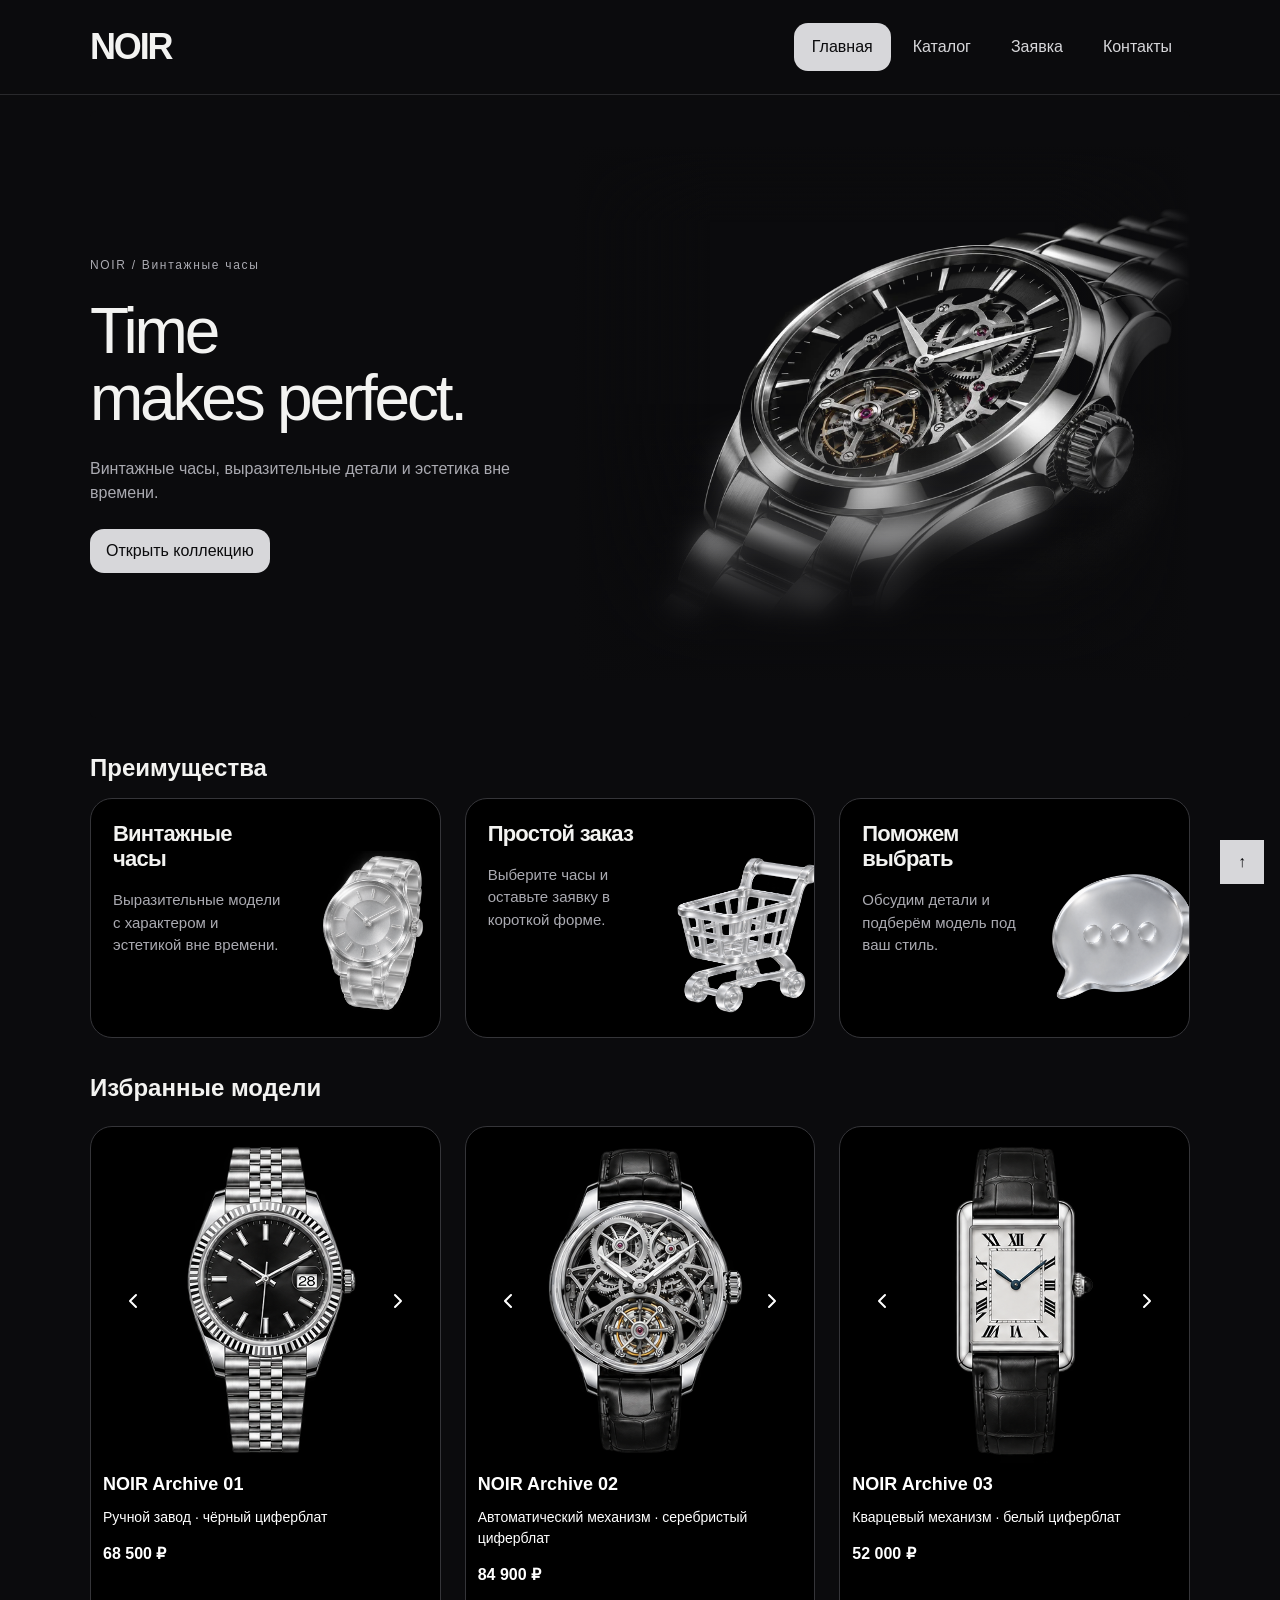
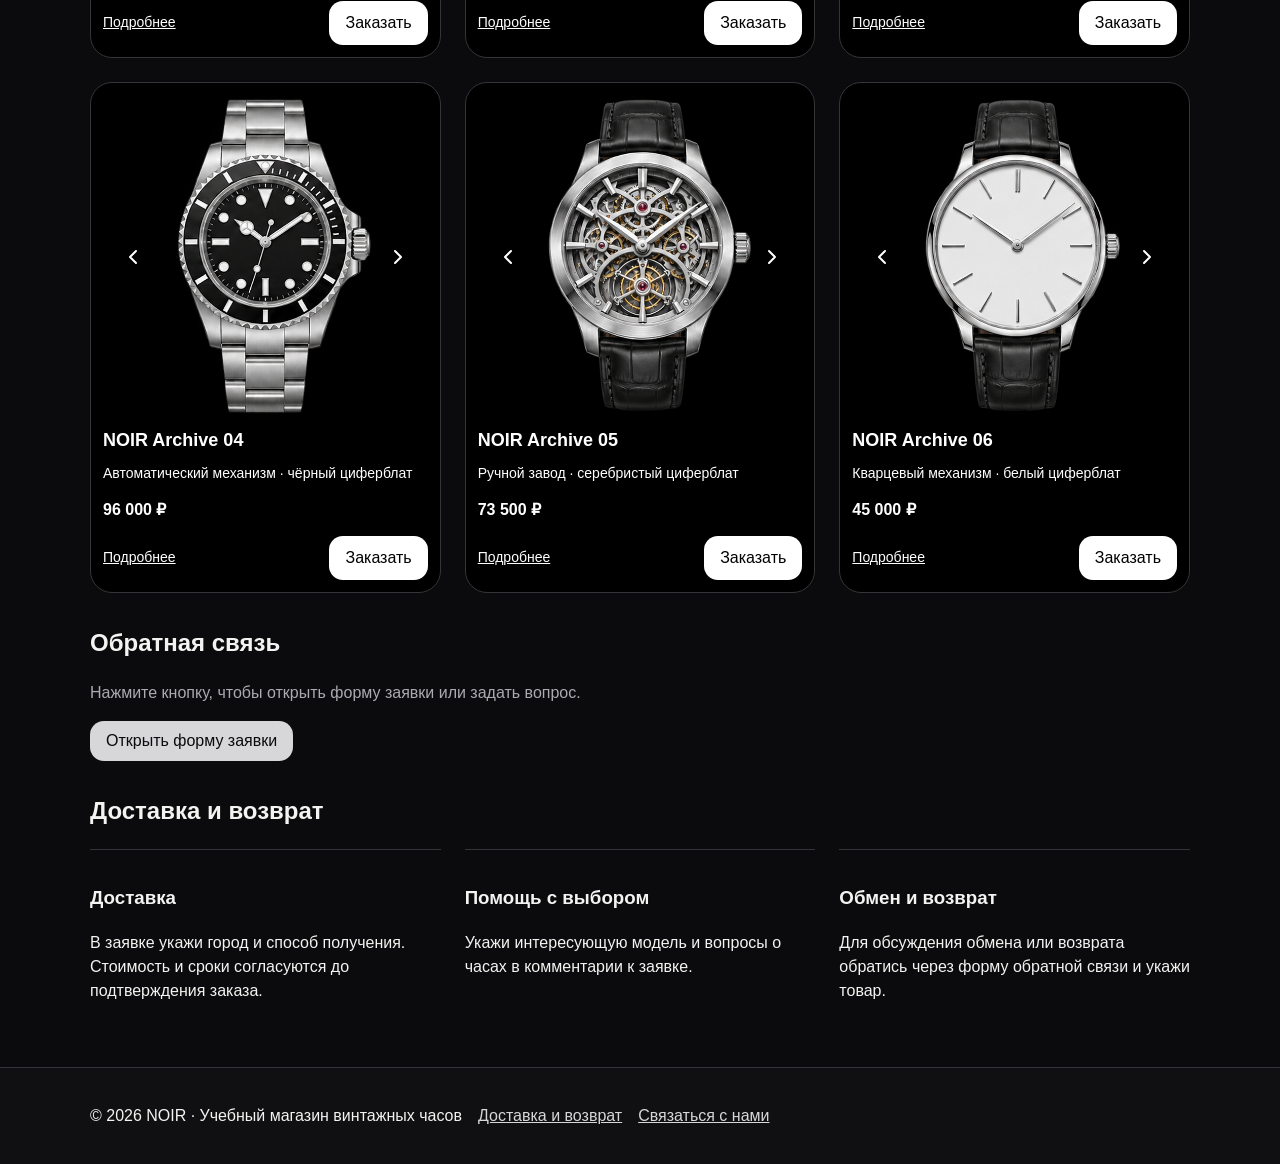
<file: index.html>
<!DOCTYPE html>
<html lang="ru">

<head>
  <meta charset="UTF-8">
  <meta name="viewport" content="width=device-width, initial-scale=1.0">
  <meta name="description" content="NOIR — учебный магазин винтажных часов. Коллекция и подбор моделей.">
  <meta property="og:type" content="website">
  <meta property="og:title" content="Главная — NOIR">
  <meta property="og:description" content="NOIR — учебный магазин винтажных часов. Коллекция и подбор моделей.">
  <title>Главная — NOIR</title>
  <link rel="stylesheet" href="css/style.css">
  <link rel="stylesheet" href="css/responsive.css">
  <script src="js/main.js" defer></script>
</head>

<body id="top">
  <a class="skip-link" href="#main">Перейти к основному содержимому</a>
  <header class="site-header">
    <div class="site-header__inner">
      <a class="site-header__logo" href="index.html" aria-label="NOIR — главная">NOIR</a>

      <button class="menu-toggle button button--secondary" type="button" aria-expanded="false"
        aria-controls="site-navigation" hidden>Меню <span aria-hidden="true">＋</span></button>
      <nav class="site-nav" id="site-navigation" aria-label="Основная навигация">
        <ul class="site-nav__list">
          <li class="site-nav__item"><a class="site-nav__link site-nav__link--active" aria-current="page"
              href="index.html">Главная</a></li>
          <li class="site-nav__item"><a class="site-nav__link" href="catalog.html">Каталог</a></li>
          <li class="site-nav__item"><a class="site-nav__link" href="order.html">Заявка</a></li>
          <li class="site-nav__item"><a class="site-nav__link" href="contacts.html">Контакты</a></li>
        </ul>
      </nav>
    </div>
  </header>
  <main class="site-main" id="main" tabindex="-1">
    <section class="hero" aria-labelledby="hero-title">
      <div class="hero__content">
        <p class="hero__eyebrow">
          NOIR / Винтажные часы
        </p>

        <h1 class="hero__title" id="hero-title">
          Time<br>
          makes perfect.
        </h1>

        <p class="hero__description">
          Винтажные часы, выразительные детали
          и эстетика вне времени.
        </p>

        <a class="button button--primary hero__button" href="catalog.html">
          Открыть коллекцию
        </a>
      </div>

      <picture class="hero__media">
        <source media="(min-width: 900px)" srcset="images/noir-hero-1600.webp 1600w, images/noir-hero-960.webp 960w"
          sizes="(min-width: 1280px) 650px, 55vw">
        <img class="hero__image" src="images/noir-hero-960.webp"
          srcset="images/noir-hero-640.webp 640w, images/noir-hero-960.webp 960w" sizes="calc(100vw - 32px)"
          alt="Серебристые часы NOIR на боку: рельефный корпус и заводная головка в студийном свете" width="1536"
          height="1024" fetchpriority="high">
      </picture>
    </section>

    <h2 class="section advantages-title">Преимущества</h2>
    <ul class="advantages" id="advantages">
      <li class="advantages__item">
        <div class="advantages__content">
          <h3 class="advantages__title">Винтажные часы</h3>
          <p class="advantages__description">Выразительные модели с характером и эстетикой вне времени.</p>
        </div><img class="advantages__image" src="images/benefit-watch.png" alt="" width="1254" height="1254"
          loading="lazy">
      </li>
      <li class="advantages__item">
        <div class="advantages__content">
          <h3 class="advantages__title">Простой заказ</h3>
          <p class="advantages__description">Выберите часы и оставьте заявку в короткой форме.</p>
        </div><img class="advantages__image" src="images/benefit-cart.png" alt="" width="1254" height="1254"
          loading="lazy">
      </li>
      <li class="advantages__item">
        <div class="advantages__content">
          <h3 class="advantages__title">Поможем выбрать</h3>
          <p class="advantages__description">Обсудим детали и подберём модель под ваш стиль.</p>
        </div><img class="advantages__image" src="images/benefit-chat.png" alt="" width="1254" height="1254"
          loading="lazy">
      </li>
    </ul>

    <section class="section" id="popular">
      <h2 class="section__title">Избранные модели</h2>
      <div class="products-grid">
        <article class="product-card" data-product-id="1">
          <div class="watch-gallery" data-gallery="1" role="group" aria-roledescription="карусель"
            aria-label="Ракурсы NOIR Archive 01">
            <img class="product-card__image" src="images/archive-1-front-640.png"
              srcset="images/archive-1-front-320.png 320w, images/archive-1-front-640.png 640w"
              sizes="(min-width: 900px) 480px, calc(100vw - 64px)"
              alt="NOIR Archive 01 — вид спереди, студийная визуализация" width="640" height="640" loading="lazy">
            <div class="watch-gallery__controls"><button class="watch-gallery__arrow" type="button" data-step="-1"
                aria-label="Предыдущий ракурс"><svg class="watch-gallery__icon" aria-hidden="true" focusable="false"
                  xmlns="http://www.w3.org/2000/svg" width="24" height="24" viewBox="0 0 24 24" fill="none"
                  stroke="currentColor" stroke-width="2" stroke-linecap="round" stroke-linejoin="round">
                  <path d="m15 18-6-6 6-6" />
                </svg>
              </button>
              <span class="watch-gallery__status" aria-live="polite" aria-atomic="true">Спереди · 1 / 3</span>
              <button class="watch-gallery__arrow" type="button" data-step="1" aria-label="Следующий ракурс"><svg
                  class="watch-gallery__icon" aria-hidden="true" focusable="false" xmlns="http://www.w3.org/2000/svg"
                  width="24" height="24" viewBox="0 0 24 24" fill="none" stroke="currentColor" stroke-width="2"
                  stroke-linecap="round" stroke-linejoin="round">
                  <path d="m9 18 6-6-6-6" />
                </svg>
              </button>
            </div>
          </div>

          <h3 class="product-card__title">
            <a href="product.html?product=1">NOIR Archive 01</a>
          </h3>

          <p class="product-card__description">Ручной завод · чёрный циферблат</p>
          <p class="product-card__price">68 500 ₽</p>

          <div class="product-card__actions">
            <a class="product-card__details" href="product.html?product=1">
              Подробнее
            </a>
            <button class="button button--primary product-card__button" type="button" data-product="NOIR Archive 01">
              Заказать
            </button>
          </div>
        </article>

        <article class="product-card" data-product-id="2">
          <div class="watch-gallery" data-gallery="2" role="group" aria-roledescription="карусель"
            aria-label="Ракурсы NOIR Archive 02">
            <img class="product-card__image" src="images/archive-2-front-640.png"
              srcset="images/archive-2-front-320.png 320w, images/archive-2-front-640.png 640w"
              sizes="(min-width: 900px) 480px, calc(100vw - 64px)"
              alt="NOIR Archive 02 — вид спереди, студийная визуализация" width="640" height="640" loading="lazy">
            <div class="watch-gallery__controls"><button class="watch-gallery__arrow" type="button" data-step="-1"
                aria-label="Предыдущий ракурс"><svg class="watch-gallery__icon" aria-hidden="true" focusable="false"
                  xmlns="http://www.w3.org/2000/svg" width="24" height="24" viewBox="0 0 24 24" fill="none"
                  stroke="currentColor" stroke-width="2" stroke-linecap="round" stroke-linejoin="round">
                  <path d="m15 18-6-6 6-6" />
                </svg>
              </button>
              <span class="watch-gallery__status" aria-live="polite" aria-atomic="true">Спереди · 1 / 3</span>
              <button class="watch-gallery__arrow" type="button" data-step="1" aria-label="Следующий ракурс"><svg
                  class="watch-gallery__icon" aria-hidden="true" focusable="false" xmlns="http://www.w3.org/2000/svg"
                  width="24" height="24" viewBox="0 0 24 24" fill="none" stroke="currentColor" stroke-width="2"
                  stroke-linecap="round" stroke-linejoin="round">
                  <path d="m9 18 6-6-6-6" />
                </svg>
              </button>
            </div>
          </div>

          <h3 class="product-card__title">
            <a href="product.html?product=2">NOIR Archive 02</a>
          </h3>

          <p class="product-card__description">Автоматический механизм · серебристый циферблат</p>
          <p class="product-card__price">84 900 ₽</p>

          <div class="product-card__actions">
            <a class="product-card__details" href="product.html?product=2">
              Подробнее
            </a>
            <button class="button button--primary product-card__button" type="button" data-product="NOIR Archive 02">
              Заказать
            </button>
          </div>
        </article>

        <article class="product-card" data-product-id="3">
          <div class="watch-gallery" data-gallery="3" role="group" aria-roledescription="карусель"
            aria-label="Ракурсы NOIR Archive 03">
            <img class="product-card__image" src="images/archive-3-front-640.png"
              srcset="images/archive-3-front-320.png 320w, images/archive-3-front-640.png 640w"
              sizes="(min-width: 900px) 480px, calc(100vw - 64px)"
              alt="NOIR Archive 03 — вид спереди, студийная визуализация" width="640" height="640" loading="lazy">
            <div class="watch-gallery__controls"><button class="watch-gallery__arrow" type="button" data-step="-1"
                aria-label="Предыдущий ракурс"><svg class="watch-gallery__icon" aria-hidden="true" focusable="false"
                  xmlns="http://www.w3.org/2000/svg" width="24" height="24" viewBox="0 0 24 24" fill="none"
                  stroke="currentColor" stroke-width="2" stroke-linecap="round" stroke-linejoin="round">
                  <path d="m15 18-6-6 6-6" />
                </svg>
              </button>
              <span class="watch-gallery__status" aria-live="polite" aria-atomic="true">Спереди · 1 / 3</span>
              <button class="watch-gallery__arrow" type="button" data-step="1" aria-label="Следующий ракурс"><svg
                  class="watch-gallery__icon" aria-hidden="true" focusable="false" xmlns="http://www.w3.org/2000/svg"
                  width="24" height="24" viewBox="0 0 24 24" fill="none" stroke="currentColor" stroke-width="2"
                  stroke-linecap="round" stroke-linejoin="round">
                  <path d="m9 18 6-6-6-6" />
                </svg>
              </button>
            </div>
          </div>

          <h3 class="product-card__title">
            <a href="product.html?product=3">NOIR Archive 03</a>
          </h3>

          <p class="product-card__description">Кварцевый механизм · белый циферблат</p>
          <p class="product-card__price">52 000 ₽</p>

          <div class="product-card__actions">
            <a class="product-card__details" href="product.html?product=3">
              Подробнее
            </a>
            <button class="button button--primary product-card__button" type="button" data-product="NOIR Archive 03">
              Заказать
            </button>
          </div>
        </article>

        <article class="product-card" data-product-id="4">
          <div class="watch-gallery" data-gallery="4" role="group" aria-roledescription="карусель"
            aria-label="Ракурсы NOIR Archive 04">
            <img class="product-card__image" src="images/archive-4-front-640.png"
              srcset="images/archive-4-front-320.png 320w, images/archive-4-front-640.png 640w"
              sizes="(min-width: 900px) 480px, calc(100vw - 64px)"
              alt="NOIR Archive 04 — вид спереди, студийная визуализация" width="640" height="640" loading="lazy">
            <div class="watch-gallery__controls"><button class="watch-gallery__arrow" type="button" data-step="-1"
                aria-label="Предыдущий ракурс"><svg class="watch-gallery__icon" aria-hidden="true" focusable="false"
                  xmlns="http://www.w3.org/2000/svg" width="24" height="24" viewBox="0 0 24 24" fill="none"
                  stroke="currentColor" stroke-width="2" stroke-linecap="round" stroke-linejoin="round">
                  <path d="m15 18-6-6 6-6" />
                </svg>
              </button>
              <span class="watch-gallery__status" aria-live="polite" aria-atomic="true">Спереди · 1 / 3</span>
              <button class="watch-gallery__arrow" type="button" data-step="1" aria-label="Следующий ракурс"><svg
                  class="watch-gallery__icon" aria-hidden="true" focusable="false" xmlns="http://www.w3.org/2000/svg"
                  width="24" height="24" viewBox="0 0 24 24" fill="none" stroke="currentColor" stroke-width="2"
                  stroke-linecap="round" stroke-linejoin="round">
                  <path d="m9 18 6-6-6-6" />
                </svg>
              </button>
            </div>
          </div>

          <h3 class="product-card__title">
            <a href="product.html?product=4">NOIR Archive 04</a>
          </h3>

          <p class="product-card__description">Автоматический механизм · чёрный циферблат</p>
          <p class="product-card__price">96 000 ₽</p>

          <div class="product-card__actions">
            <a class="product-card__details" href="product.html?product=4">
              Подробнее
            </a>
            <button class="button button--primary product-card__button" type="button" data-product="NOIR Archive 04">
              Заказать
            </button>
          </div>
        </article>

        <article class="product-card" data-product-id="5">
          <div class="watch-gallery" data-gallery="5" role="group" aria-roledescription="карусель"
            aria-label="Ракурсы NOIR Archive 05">
            <img class="product-card__image" src="images/archive-5-front-640.png"
              srcset="images/archive-5-front-320.png 320w, images/archive-5-front-640.png 640w"
              sizes="(min-width: 900px) 480px, calc(100vw - 64px)"
              alt="NOIR Archive 05 — вид спереди, студийная визуализация" width="640" height="640" loading="lazy">
            <div class="watch-gallery__controls"><button class="watch-gallery__arrow" type="button" data-step="-1"
                aria-label="Предыдущий ракурс"><svg class="watch-gallery__icon" aria-hidden="true" focusable="false"
                  xmlns="http://www.w3.org/2000/svg" width="24" height="24" viewBox="0 0 24 24" fill="none"
                  stroke="currentColor" stroke-width="2" stroke-linecap="round" stroke-linejoin="round">
                  <path d="m15 18-6-6 6-6" />
                </svg>
              </button>
              <span class="watch-gallery__status" aria-live="polite" aria-atomic="true">Спереди · 1 / 3</span>
              <button class="watch-gallery__arrow" type="button" data-step="1" aria-label="Следующий ракурс"><svg
                  class="watch-gallery__icon" aria-hidden="true" focusable="false" xmlns="http://www.w3.org/2000/svg"
                  width="24" height="24" viewBox="0 0 24 24" fill="none" stroke="currentColor" stroke-width="2"
                  stroke-linecap="round" stroke-linejoin="round">
                  <path d="m9 18 6-6-6-6" />
                </svg>
              </button>
            </div>
          </div>

          <h3 class="product-card__title">
            <a href="product.html?product=5">NOIR Archive 05</a>
          </h3>

          <p class="product-card__description">Ручной завод · серебристый циферблат</p>
          <p class="product-card__price">73 500 ₽</p>

          <div class="product-card__actions">
            <a class="product-card__details" href="product.html?product=5">
              Подробнее
            </a>
            <button class="button button--primary product-card__button" type="button" data-product="NOIR Archive 05">
              Заказать
            </button>
          </div>
        </article>

        <article class="product-card" data-product-id="6">
          <div class="watch-gallery" data-gallery="6" role="group" aria-roledescription="карусель"
            aria-label="Ракурсы NOIR Archive 06">
            <img class="product-card__image" src="images/archive-6-front-640.png"
              srcset="images/archive-6-front-320.png 320w, images/archive-6-front-640.png 640w"
              sizes="(min-width: 900px) 480px, calc(100vw - 64px)"
              alt="NOIR Archive 06 — вид спереди, студийная визуализация" width="640" height="640" loading="lazy">
            <div class="watch-gallery__controls"><button class="watch-gallery__arrow" type="button" data-step="-1"
                aria-label="Предыдущий ракурс"><svg class="watch-gallery__icon" aria-hidden="true" focusable="false"
                  xmlns="http://www.w3.org/2000/svg" width="24" height="24" viewBox="0 0 24 24" fill="none"
                  stroke="currentColor" stroke-width="2" stroke-linecap="round" stroke-linejoin="round">
                  <path d="m15 18-6-6 6-6" />
                </svg>
              </button>
              <span class="watch-gallery__status" aria-live="polite" aria-atomic="true">Спереди · 1 / 3</span>
              <button class="watch-gallery__arrow" type="button" data-step="1" aria-label="Следующий ракурс"><svg
                  class="watch-gallery__icon" aria-hidden="true" focusable="false" xmlns="http://www.w3.org/2000/svg"
                  width="24" height="24" viewBox="0 0 24 24" fill="none" stroke="currentColor" stroke-width="2"
                  stroke-linecap="round" stroke-linejoin="round">
                  <path d="m9 18 6-6-6-6" />
                </svg>
              </button>
            </div>
          </div>

          <h3 class="product-card__title">
            <a href="product.html?product=6">NOIR Archive 06</a>
          </h3>

          <p class="product-card__description">Кварцевый механизм · белый циферблат</p>
          <p class="product-card__price">45 000 ₽</p>

          <div class="product-card__actions">
            <a class="product-card__details" href="product.html?product=6">
              Подробнее
            </a>
            <button class="button button--primary product-card__button" type="button" data-product="NOIR Archive 06">
              Заказать
            </button>
          </div>
        </article>
      </div>
    </section>

    <section class="section" id="contacts">
      <h2 class="section__title">Обратная связь</h2>
      <p class="section__description">Нажмите кнопку, чтобы открыть форму заявки или задать вопрос.</p>
      <button class="button button--primary" type="button" id="open-order-dialog">
        Открыть форму заявки
      </button>
    </section>


    <section class="section" id="delivery">
      <h2 class="section__title">Доставка и возврат</h2>
      <div class="info-grid">
        <article class="info-block">
          <h3>Доставка</h3>
          <p>В заявке укажи город и способ получения. Стоимость и сроки согласуются до подтверждения заказа.</p>
        </article>
        <article class="info-block">
          <h3>Помощь с выбором</h3>
          <p>
            Укажи интересующую модель и вопросы о часах
            в комментарии к заявке.
          </p>
        </article>
        <article class="info-block">
          <h3>Обмен и возврат</h3>
          <p>Для обсуждения обмена или возврата обратись через форму обратной связи и укажи товар.</p>
        </article>
      </div>
    </section>
  </main>
  <footer class="site-footer">
    <div class="site-footer__inner">
      <p class="site-footer__text">&copy; 2026 NOIR · Учебный магазин винтажных часов</p>
      <a href="index.html#delivery">Доставка и возврат</a><a href="contacts.html">Связаться с нами</a>
    </div>
  </footer>
  <a class="back-to-top" href="#top" aria-label="Наверх">↑</a>
  <dialog class="order-dialog" id="order-dialog" aria-labelledby="order-dialog-title">
    <h2 class="order-dialog__title" id="order-dialog-title" tabindex="-1">Оформление заявки</h2>
    <form class="order-form" id="order-form" action="#" method="post" novalidate>
      <p class="order-form__hint">Поля со звёздочкой (*) обязательны. Учебная форма не отправляет данные на сервер.</p>
      <div class="order-form__field">
        <label class="order-form__label" for="selected-product">Товар</label>
        <input class="order-form__input" id="selected-product" name="selected-product" type="text" readonly
          placeholder="Консультация по подбору часов">
      </div>

      <div class="order-form__field">
        <label class="order-form__label" for="order-name">Имя *</label>
        <input class="order-form__input" id="order-name" name="name" type="text" placeholder="Введите ваше имя"
          minlength="2" autocomplete="given-name" required aria-describedby="order-name-error">
        <p class="form-error" id="order-name-error" hidden></p>
      </div>

      <div class="order-form__field">
        <label class="order-form__label" for="order-email">E-mail *</label>
        <input class="order-form__input" id="order-email" name="email" type="email" placeholder="example@mail.ru"
          autocomplete="email" required aria-describedby="order-email-error">
        <p class="form-error" id="order-email-error" hidden></p>
      </div>

      <div class="order-form__field">
        <label class="order-form__label" for="order-phone">Телефон *</label>
        <input class="order-form__input" aria-describedby="order-phone-hint order-phone-error" id="order-phone"
          name="phone" type="tel" autocomplete="tel" inputmode="tel" placeholder="+7 (900) 000-00-00"
          pattern="^\+7 \(\d{3}\) \d{3}-\d{2}-\d{2}$" required>
        <small class="order-form__hint" id="order-phone-hint">Формат: +7 (900) 000-00-00</small>
        <p class="form-error" id="order-phone-error" hidden></p>
      </div>

      <div class="order-form__field">
        <label class="order-form__label" for="order-contact-method">
          Предпочтительный способ связи *</label>

        <select class="order-form__select" id="order-contact-method" name="contact-method" required
          aria-describedby="order-contact-method-error">
          <option value="">Выберите способ связи</option>
          <option value="email">Электронная почта</option>
          <option value="phone">Телефонный звонок</option>
        </select>
        <p class="form-error" id="order-contact-method-error" hidden></p>
      </div>

      <div class="order-form__field">
        <label class="order-form__label" for="order-topic">Тема заявки *</label>
        <select class="order-form__select" id="order-topic" name="topic" required aria-describedby="order-topic-error">
          <option value="">Выберите тему</option>
          <option value="product">Заказ товара</option>
          <option value="consultation">Консультация</option>
          <option value="delivery">Доставка</option>
        </select>
        <p class="form-error" id="order-topic-error" hidden></p>
      </div>

      <div class="order-form__field">
        <label class="order-form__label" for="order-comment">Комментарий</label>
        <textarea class="order-form__textarea" id="order-comment" name="comment" rows="4"
          placeholder="Укажите дополнительную информацию"></textarea>
      </div>

      <div class="order-form__field order-form__field--checkbox">
        <label class="order-form__label" for="order-agreement">
          <input class="order-form__checkbox" id="order-agreement" name="agreement" type="checkbox" required
            aria-describedby="order-agreement-error">
          Я согласен на обработку данных для ответа на заявку *</label>
        <p class="form-error" id="order-agreement-error" hidden></p>
      </div>

      <div class="order-form__actions">
        <button class="button button--secondary" type="button" id="close-order-dialog">Закрыть</button>
        <button class="button button--primary" type="submit">Отправить заявку</button>
      </div>
    </form>
  </dialog>
  <p class="success-message" id="success-message" role="status" tabindex="-1" hidden>Заявка проверена. Это учебная
    демонстрация —
    данные не отправлены.</p>

</body>

</html>
</file>
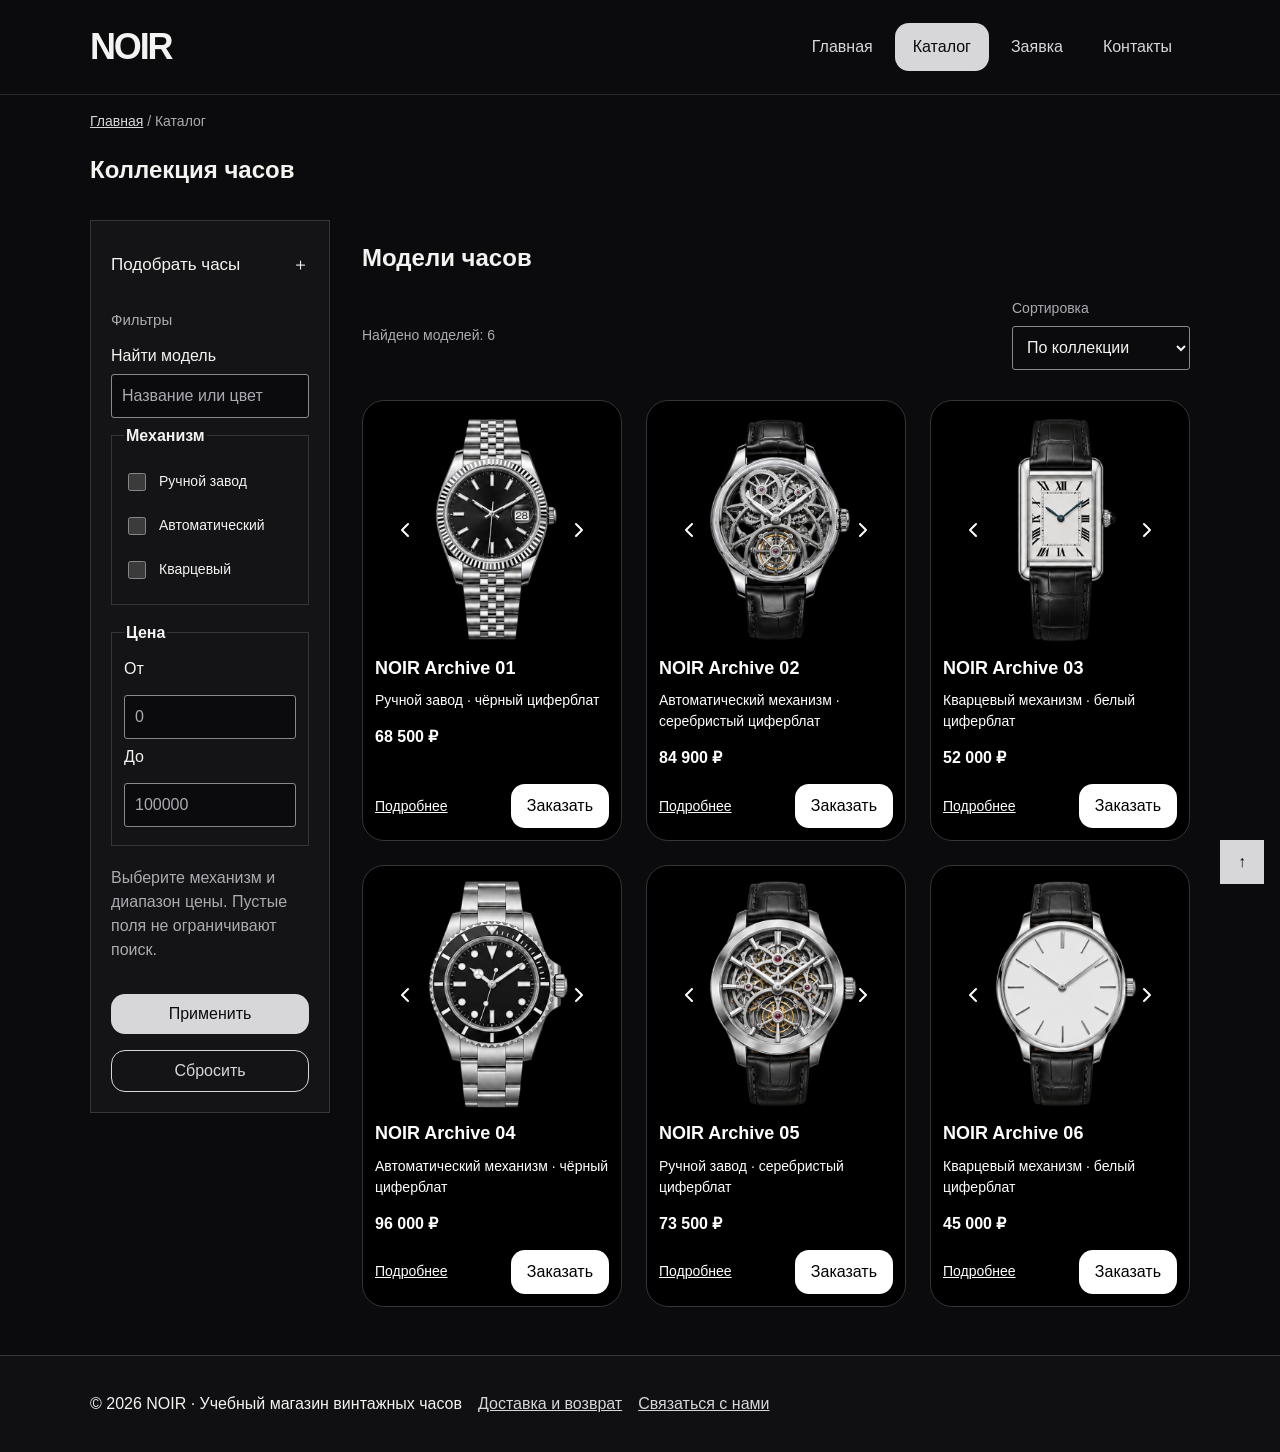
<file: catalog.html>
<!DOCTYPE html>
<html lang="ru">

<head>
  <meta charset="UTF-8">
  <meta name="viewport" content="width=device-width, initial-scale=1.0">
  <meta name="description"
    content="Коллекция часов NOIR: модели с ручным заводом, автоматическим и кварцевым механизмом.">
  <meta property="og:type" content="website">
  <meta property="og:title" content="Каталог — NOIR">
  <meta property="og:description"
    content="Коллекция часов NOIR: модели с ручным заводом, автоматическим и кварцевым механизмом.">
  <title>Каталог — NOIR</title>
  <link rel="stylesheet" href="css/style.css">
  <link rel="stylesheet" href="css/responsive.css">
  <script src="js/main.js" defer></script>
</head>

<body id="top">
  <a class="skip-link" href="#main">Перейти к основному содержимому</a>
  <header class="site-header">
    <div class="site-header__inner">
      <a class="site-header__logo" href="index.html" aria-label="NOIR — главная">NOIR</a>

      <button class="menu-toggle button button--secondary" type="button" aria-expanded="false"
        aria-controls="site-navigation" hidden>Меню <span aria-hidden="true">＋</span></button>
      <nav class="site-nav" id="site-navigation" aria-label="Основная навигация">
        <ul class="site-nav__list">
          <li class="site-nav__item"><a class="site-nav__link" href="index.html">Главная</a></li>
          <li class="site-nav__item"><a class="site-nav__link site-nav__link--active" aria-current="page"
              href="catalog.html">Каталог</a></li>
          <li class="site-nav__item"><a class="site-nav__link" href="order.html">Заявка</a></li>
          <li class="site-nav__item"><a class="site-nav__link" href="contacts.html">Контакты</a></li>
        </ul>
      </nav>
    </div>
  </header>
  <main class="site-main" id="main" tabindex="-1">

    <nav class="breadcrumbs" aria-label="Хлебные крошки">
      <a class="breadcrumbs__link" href="index.html">Главная</a>
      <span class="breadcrumbs__current" aria-current="page">Каталог</span>
    </nav>

    <section class="section">
      <h1 class="section__title">Коллекция часов</h1>
    </section>

    <section class="catalog-layout" aria-labelledby="catalog-products-title">
      <aside class="catalog-filters">
        <details class="filter-disclosure" open>
          <summary>Подобрать часы <span aria-hidden="true">＋</span></summary>
          <h2 class="catalog-filters__title">Фильтры</h2><label for="catalog-search">Найти модель</label><input
            class="catalog-filters__input" id="catalog-search" type="search" placeholder="Название или цвет">

          <form class="catalog-filters__form" action="#" method="get">
            <fieldset class="catalog-filters__group">
              <legend class="catalog-filters__legend">Механизм</legend>

              <label class="catalog-filters__label">
                <input class="catalog-filters__checkbox" type="checkbox" name="mechanism" value="manual">
                Ручной завод
              </label>

              <label class="catalog-filters__label">
                <input class="catalog-filters__checkbox" type="checkbox" name="mechanism" value="automatic">
                Автоматический
              </label>

              <label class="catalog-filters__label">
                <input class="catalog-filters__checkbox" type="checkbox" name="mechanism" value="quartz">
                Кварцевый
              </label>
            </fieldset>

            <fieldset class="catalog-filters__group">
              <legend class="catalog-filters__legend">Цена</legend>

              <label class="catalog-filters__label" for="price-from">От</label>
              <input class="catalog-filters__input" id="price-from" name="price-from" type="number" min="0"
                placeholder="0">

              <label class="catalog-filters__label" for="price-to">До</label>
              <input class="catalog-filters__input" id="price-to" name="price-to" type="number" min="0"
                placeholder="100000">
            </fieldset>

            <p class="order-form__hint">Выберите механизм и диапазон цены. Пустые поля не ограничивают поиск.</p>
            <button class="button button--primary" type="submit">Применить</button>
            <button class="button button--secondary" type="reset">Сбросить</button>
          </form>
        </details>
      </aside>

      <section class="catalog-layout__products">
        <h2 class="catalog-layout__title" id="catalog-products-title">Модели часов</h2>

        <div class="catalog-toolbar">
          <p id="catalog-count" role="status">Найдено моделей: 6</p>
          <div><label for="catalog-sort">Сортировка</label><select class="catalog-filters__input" id="catalog-sort">
              <option value="default">По коллекции</option>
              <option value="asc">Сначала дешевле</option>
              <option value="desc">Сначала дороже</option>
              <option value="name">По названию</option>
            </select></div>
        </div>
        <p id="catalog-empty" hidden>Модели не найдены. Измените фильтры или нажмите «Сбросить».</p>
        <div class="products-grid">
          <article class="product-card" data-product-id="1">
            <div class="watch-gallery" data-gallery="1" role="group" aria-roledescription="карусель"
              aria-label="Ракурсы NOIR Archive 01">
              <img class="product-card__image" src="images/archive-1-front-640.png"
                srcset="images/archive-1-front-320.png 320w, images/archive-1-front-640.png 640w"
                sizes="(min-width: 900px) 480px, calc(100vw - 64px)"
                alt="NOIR Archive 01 — вид спереди, студийная визуализация" width="640" height="640" loading="lazy">
              <div class="watch-gallery__controls"><button class="watch-gallery__arrow" type="button" data-step="-1"
                  aria-label="Предыдущий ракурс"><svg class="watch-gallery__icon" aria-hidden="true" focusable="false"
                    xmlns="http://www.w3.org/2000/svg" width="24" height="24" viewBox="0 0 24 24" fill="none"
                    stroke="currentColor" stroke-width="2" stroke-linecap="round" stroke-linejoin="round">
                    <path d="m15 18-6-6 6-6" />
                  </svg>
                </button>
                <span class="watch-gallery__status" aria-live="polite" aria-atomic="true">Спереди · 1 / 3</span>
                <button class="watch-gallery__arrow" type="button" data-step="1" aria-label="Следующий ракурс"><svg
                    class="watch-gallery__icon" aria-hidden="true" focusable="false" xmlns="http://www.w3.org/2000/svg"
                    width="24" height="24" viewBox="0 0 24 24" fill="none" stroke="currentColor" stroke-width="2"
                    stroke-linecap="round" stroke-linejoin="round">
                    <path d="m9 18 6-6-6-6" />
                  </svg>
                </button>
              </div>
            </div>

            <h3 class="product-card__title">
              <a href="product.html?product=1">NOIR Archive 01</a>
            </h3>

            <p class="product-card__description">Ручной завод · чёрный циферблат</p>
            <p class="product-card__price">68 500 ₽</p>

            <div class="product-card__actions">
              <a class="product-card__details" href="product.html?product=1">
                Подробнее
              </a>
              <button class="button button--primary product-card__button" type="button" data-product="NOIR Archive 01">
                Заказать
              </button>
            </div>
          </article>

          <article class="product-card" data-product-id="2">
            <div class="watch-gallery" data-gallery="2" role="group" aria-roledescription="карусель"
              aria-label="Ракурсы NOIR Archive 02">
              <img class="product-card__image" src="images/archive-2-front-640.png"
                srcset="images/archive-2-front-320.png 320w, images/archive-2-front-640.png 640w"
                sizes="(min-width: 900px) 480px, calc(100vw - 64px)"
                alt="NOIR Archive 02 — вид спереди, студийная визуализация" width="640" height="640" loading="lazy">
              <div class="watch-gallery__controls"><button class="watch-gallery__arrow" type="button" data-step="-1"
                  aria-label="Предыдущий ракурс"><svg class="watch-gallery__icon" aria-hidden="true" focusable="false"
                    xmlns="http://www.w3.org/2000/svg" width="24" height="24" viewBox="0 0 24 24" fill="none"
                    stroke="currentColor" stroke-width="2" stroke-linecap="round" stroke-linejoin="round">
                    <path d="m15 18-6-6 6-6" />
                  </svg>
                </button>
                <span class="watch-gallery__status" aria-live="polite" aria-atomic="true">Спереди · 1 / 3</span>
                <button class="watch-gallery__arrow" type="button" data-step="1" aria-label="Следующий ракурс"><svg
                    class="watch-gallery__icon" aria-hidden="true" focusable="false" xmlns="http://www.w3.org/2000/svg"
                    width="24" height="24" viewBox="0 0 24 24" fill="none" stroke="currentColor" stroke-width="2"
                    stroke-linecap="round" stroke-linejoin="round">
                    <path d="m9 18 6-6-6-6" />
                  </svg>
                </button>
              </div>
            </div>

            <h3 class="product-card__title">
              <a href="product.html?product=2">NOIR Archive 02</a>
            </h3>

            <p class="product-card__description">Автоматический механизм · серебристый циферблат</p>
            <p class="product-card__price">84 900 ₽</p>

            <div class="product-card__actions">
              <a class="product-card__details" href="product.html?product=2">
                Подробнее
              </a>
              <button class="button button--primary product-card__button" type="button" data-product="NOIR Archive 02">
                Заказать
              </button>
            </div>
          </article>

          <article class="product-card" data-product-id="3">
            <div class="watch-gallery" data-gallery="3" role="group" aria-roledescription="карусель"
              aria-label="Ракурсы NOIR Archive 03">
              <img class="product-card__image" src="images/archive-3-front-640.png"
                srcset="images/archive-3-front-320.png 320w, images/archive-3-front-640.png 640w"
                sizes="(min-width: 900px) 480px, calc(100vw - 64px)"
                alt="NOIR Archive 03 — вид спереди, студийная визуализация" width="640" height="640" loading="lazy">
              <div class="watch-gallery__controls"><button class="watch-gallery__arrow" type="button" data-step="-1"
                  aria-label="Предыдущий ракурс"><svg class="watch-gallery__icon" aria-hidden="true" focusable="false"
                    xmlns="http://www.w3.org/2000/svg" width="24" height="24" viewBox="0 0 24 24" fill="none"
                    stroke="currentColor" stroke-width="2" stroke-linecap="round" stroke-linejoin="round">
                    <path d="m15 18-6-6 6-6" />
                  </svg>
                </button>
                <span class="watch-gallery__status" aria-live="polite" aria-atomic="true">Спереди · 1 / 3</span>
                <button class="watch-gallery__arrow" type="button" data-step="1" aria-label="Следующий ракурс"><svg
                    class="watch-gallery__icon" aria-hidden="true" focusable="false" xmlns="http://www.w3.org/2000/svg"
                    width="24" height="24" viewBox="0 0 24 24" fill="none" stroke="currentColor" stroke-width="2"
                    stroke-linecap="round" stroke-linejoin="round">
                    <path d="m9 18 6-6-6-6" />
                  </svg>
                </button>
              </div>
            </div>

            <h3 class="product-card__title">
              <a href="product.html?product=3">NOIR Archive 03</a>
            </h3>

            <p class="product-card__description">Кварцевый механизм · белый циферблат</p>
            <p class="product-card__price">52 000 ₽</p>

            <div class="product-card__actions">
              <a class="product-card__details" href="product.html?product=3">
                Подробнее
              </a>
              <button class="button button--primary product-card__button" type="button" data-product="NOIR Archive 03">
                Заказать
              </button>
            </div>
          </article>

          <article class="product-card" data-product-id="4">
            <div class="watch-gallery" data-gallery="4" role="group" aria-roledescription="карусель"
              aria-label="Ракурсы NOIR Archive 04">
              <img class="product-card__image" src="images/archive-4-front-640.png"
                srcset="images/archive-4-front-320.png 320w, images/archive-4-front-640.png 640w"
                sizes="(min-width: 900px) 480px, calc(100vw - 64px)"
                alt="NOIR Archive 04 — вид спереди, студийная визуализация" width="640" height="640" loading="lazy">
              <div class="watch-gallery__controls"><button class="watch-gallery__arrow" type="button" data-step="-1"
                  aria-label="Предыдущий ракурс"><svg class="watch-gallery__icon" aria-hidden="true" focusable="false"
                    xmlns="http://www.w3.org/2000/svg" width="24" height="24" viewBox="0 0 24 24" fill="none"
                    stroke="currentColor" stroke-width="2" stroke-linecap="round" stroke-linejoin="round">
                    <path d="m15 18-6-6 6-6" />
                  </svg>
                </button>
                <span class="watch-gallery__status" aria-live="polite" aria-atomic="true">Спереди · 1 / 3</span>
                <button class="watch-gallery__arrow" type="button" data-step="1" aria-label="Следующий ракурс"><svg
                    class="watch-gallery__icon" aria-hidden="true" focusable="false" xmlns="http://www.w3.org/2000/svg"
                    width="24" height="24" viewBox="0 0 24 24" fill="none" stroke="currentColor" stroke-width="2"
                    stroke-linecap="round" stroke-linejoin="round">
                    <path d="m9 18 6-6-6-6" />
                  </svg>
                </button>
              </div>
            </div>

            <h3 class="product-card__title">
              <a href="product.html?product=4">NOIR Archive 04</a>
            </h3>

            <p class="product-card__description">Автоматический механизм · чёрный циферблат</p>
            <p class="product-card__price">96 000 ₽</p>

            <div class="product-card__actions">
              <a class="product-card__details" href="product.html?product=4">
                Подробнее
              </a>
              <button class="button button--primary product-card__button" type="button" data-product="NOIR Archive 04">
                Заказать
              </button>
            </div>
          </article>

          <article class="product-card" data-product-id="5">
            <div class="watch-gallery" data-gallery="5" role="group" aria-roledescription="карусель"
              aria-label="Ракурсы NOIR Archive 05">
              <img class="product-card__image" src="images/archive-5-front-640.png"
                srcset="images/archive-5-front-320.png 320w, images/archive-5-front-640.png 640w"
                sizes="(min-width: 900px) 480px, calc(100vw - 64px)"
                alt="NOIR Archive 05 — вид спереди, студийная визуализация" width="640" height="640" loading="lazy">
              <div class="watch-gallery__controls"><button class="watch-gallery__arrow" type="button" data-step="-1"
                  aria-label="Предыдущий ракурс"><svg class="watch-gallery__icon" aria-hidden="true" focusable="false"
                    xmlns="http://www.w3.org/2000/svg" width="24" height="24" viewBox="0 0 24 24" fill="none"
                    stroke="currentColor" stroke-width="2" stroke-linecap="round" stroke-linejoin="round">
                    <path d="m15 18-6-6 6-6" />
                  </svg>
                </button>
                <span class="watch-gallery__status" aria-live="polite" aria-atomic="true">Спереди · 1 / 3</span>
                <button class="watch-gallery__arrow" type="button" data-step="1" aria-label="Следующий ракурс"><svg
                    class="watch-gallery__icon" aria-hidden="true" focusable="false" xmlns="http://www.w3.org/2000/svg"
                    width="24" height="24" viewBox="0 0 24 24" fill="none" stroke="currentColor" stroke-width="2"
                    stroke-linecap="round" stroke-linejoin="round">
                    <path d="m9 18 6-6-6-6" />
                  </svg>
                </button>
              </div>
            </div>

            <h3 class="product-card__title">
              <a href="product.html?product=5">NOIR Archive 05</a>
            </h3>

            <p class="product-card__description">Ручной завод · серебристый циферблат</p>
            <p class="product-card__price">73 500 ₽</p>

            <div class="product-card__actions">
              <a class="product-card__details" href="product.html?product=5">
                Подробнее
              </a>
              <button class="button button--primary product-card__button" type="button" data-product="NOIR Archive 05">
                Заказать
              </button>
            </div>
          </article>

          <article class="product-card" data-product-id="6">
            <div class="watch-gallery" data-gallery="6" role="group" aria-roledescription="карусель"
              aria-label="Ракурсы NOIR Archive 06">
              <img class="product-card__image" src="images/archive-6-front-640.png"
                srcset="images/archive-6-front-320.png 320w, images/archive-6-front-640.png 640w"
                sizes="(min-width: 900px) 480px, calc(100vw - 64px)"
                alt="NOIR Archive 06 — вид спереди, студийная визуализация" width="640" height="640" loading="lazy">
              <div class="watch-gallery__controls"><button class="watch-gallery__arrow" type="button" data-step="-1"
                  aria-label="Предыдущий ракурс"><svg class="watch-gallery__icon" aria-hidden="true" focusable="false"
                    xmlns="http://www.w3.org/2000/svg" width="24" height="24" viewBox="0 0 24 24" fill="none"
                    stroke="currentColor" stroke-width="2" stroke-linecap="round" stroke-linejoin="round">
                    <path d="m15 18-6-6 6-6" />
                  </svg>
                </button>
                <span class="watch-gallery__status" aria-live="polite" aria-atomic="true">Спереди · 1 / 3</span>
                <button class="watch-gallery__arrow" type="button" data-step="1" aria-label="Следующий ракурс"><svg
                    class="watch-gallery__icon" aria-hidden="true" focusable="false" xmlns="http://www.w3.org/2000/svg"
                    width="24" height="24" viewBox="0 0 24 24" fill="none" stroke="currentColor" stroke-width="2"
                    stroke-linecap="round" stroke-linejoin="round">
                    <path d="m9 18 6-6-6-6" />
                  </svg>
                </button>
              </div>
            </div>

            <h3 class="product-card__title">
              <a href="product.html?product=6">NOIR Archive 06</a>
            </h3>

            <p class="product-card__description">Кварцевый механизм · белый циферблат</p>
            <p class="product-card__price">45 000 ₽</p>

            <div class="product-card__actions">
              <a class="product-card__details" href="product.html?product=6">
                Подробнее
              </a>
              <button class="button button--primary product-card__button" type="button" data-product="NOIR Archive 06">
                Заказать
              </button>
            </div>
          </article>
        </div>
      </section>
    </section>
  </main>
  <footer class="site-footer">
    <div class="site-footer__inner">
      <p class="site-footer__text">&copy; 2026 NOIR · Учебный магазин винтажных часов</p>
      <a href="index.html#delivery">Доставка и возврат</a><a href="contacts.html">Связаться с нами</a>
    </div>
  </footer>
  <a class="back-to-top" href="#top" aria-label="Наверх">↑</a>
  <dialog class="order-dialog" id="order-dialog" aria-labelledby="order-dialog-title">
    <h2 class="order-dialog__title" id="order-dialog-title" tabindex="-1">Оформление заявки</h2>
    <form class="order-form" id="order-form" action="#" method="post" novalidate>
      <p class="order-form__hint">Поля со звёздочкой (*) обязательны. Учебная форма не отправляет данные на сервер.</p>
      <div class="order-form__field">
        <label class="order-form__label" for="selected-product">Товар</label>
        <input class="order-form__input" id="selected-product" name="selected-product" type="text" readonly
          placeholder="Консультация по подбору часов">
      </div>

      <div class="order-form__field">
        <label class="order-form__label" for="order-name">Имя *</label>
        <input class="order-form__input" id="order-name" name="name" type="text" placeholder="Введите ваше имя"
          minlength="2" autocomplete="given-name" required aria-describedby="order-name-error">
        <p class="form-error" id="order-name-error" hidden></p>
      </div>

      <div class="order-form__field">
        <label class="order-form__label" for="order-email">E-mail *</label>
        <input class="order-form__input" id="order-email" name="email" type="email" placeholder="example@mail.ru"
          autocomplete="email" required aria-describedby="order-email-error">
        <p class="form-error" id="order-email-error" hidden></p>
      </div>

      <div class="order-form__field">
        <label class="order-form__label" for="order-phone">Телефон *</label>
        <input class="order-form__input" aria-describedby="order-phone-hint order-phone-error" id="order-phone"
          name="phone" type="tel" autocomplete="tel" inputmode="tel" placeholder="+7 (900) 000-00-00"
          pattern="^\+7 \(\d{3}\) \d{3}-\d{2}-\d{2}$" required>
        <small class="order-form__hint" id="order-phone-hint">Формат: +7 (900) 000-00-00</small>
        <p class="form-error" id="order-phone-error" hidden></p>
      </div>

      <div class="order-form__field">
        <label class="order-form__label" for="order-contact-method">
          Предпочтительный способ связи *</label>

        <select class="order-form__select" id="order-contact-method" name="contact-method" required
          aria-describedby="order-contact-method-error">
          <option value="">Выберите способ связи</option>
          <option value="email">Электронная почта</option>
          <option value="phone">Телефонный звонок</option>
        </select>
        <p class="form-error" id="order-contact-method-error" hidden></p>
      </div>

      <div class="order-form__field">
        <label class="order-form__label" for="order-topic">Тема заявки *</label>
        <select class="order-form__select" id="order-topic" name="topic" required aria-describedby="order-topic-error">
          <option value="">Выберите тему</option>
          <option value="product">Заказ товара</option>
          <option value="consultation">Консультация</option>
          <option value="delivery">Доставка</option>
        </select>
        <p class="form-error" id="order-topic-error" hidden></p>
      </div>

      <div class="order-form__field">
        <label class="order-form__label" for="order-comment">Комментарий</label>
        <textarea class="order-form__textarea" id="order-comment" name="comment" rows="4"
          placeholder="Укажите дополнительную информацию"></textarea>
      </div>

      <div class="order-form__field order-form__field--checkbox">
        <label class="order-form__label" for="order-agreement">
          <input class="order-form__checkbox" id="order-agreement" name="agreement" type="checkbox" required
            aria-describedby="order-agreement-error">
          Я согласен на обработку данных для ответа на заявку *</label>
        <p class="form-error" id="order-agreement-error" hidden></p>
      </div>

      <p class="order-form__hint">Учебная форма: данные не отправляются на сервер.</p>
      <div class="order-form__actions">
        <button class="button button--secondary" type="button" id="close-order-dialog">Закрыть</button>
        <button class="button button--primary" type="submit">Отправить заявку</button>
      </div>
    </form>
  </dialog>
  <p class="success-message" id="success-message" role="status" tabindex="-1" hidden>Заявка проверена. Это учебная
    демонстрация —
    данные не отправлены.</p>

</body>

</html>
</file>
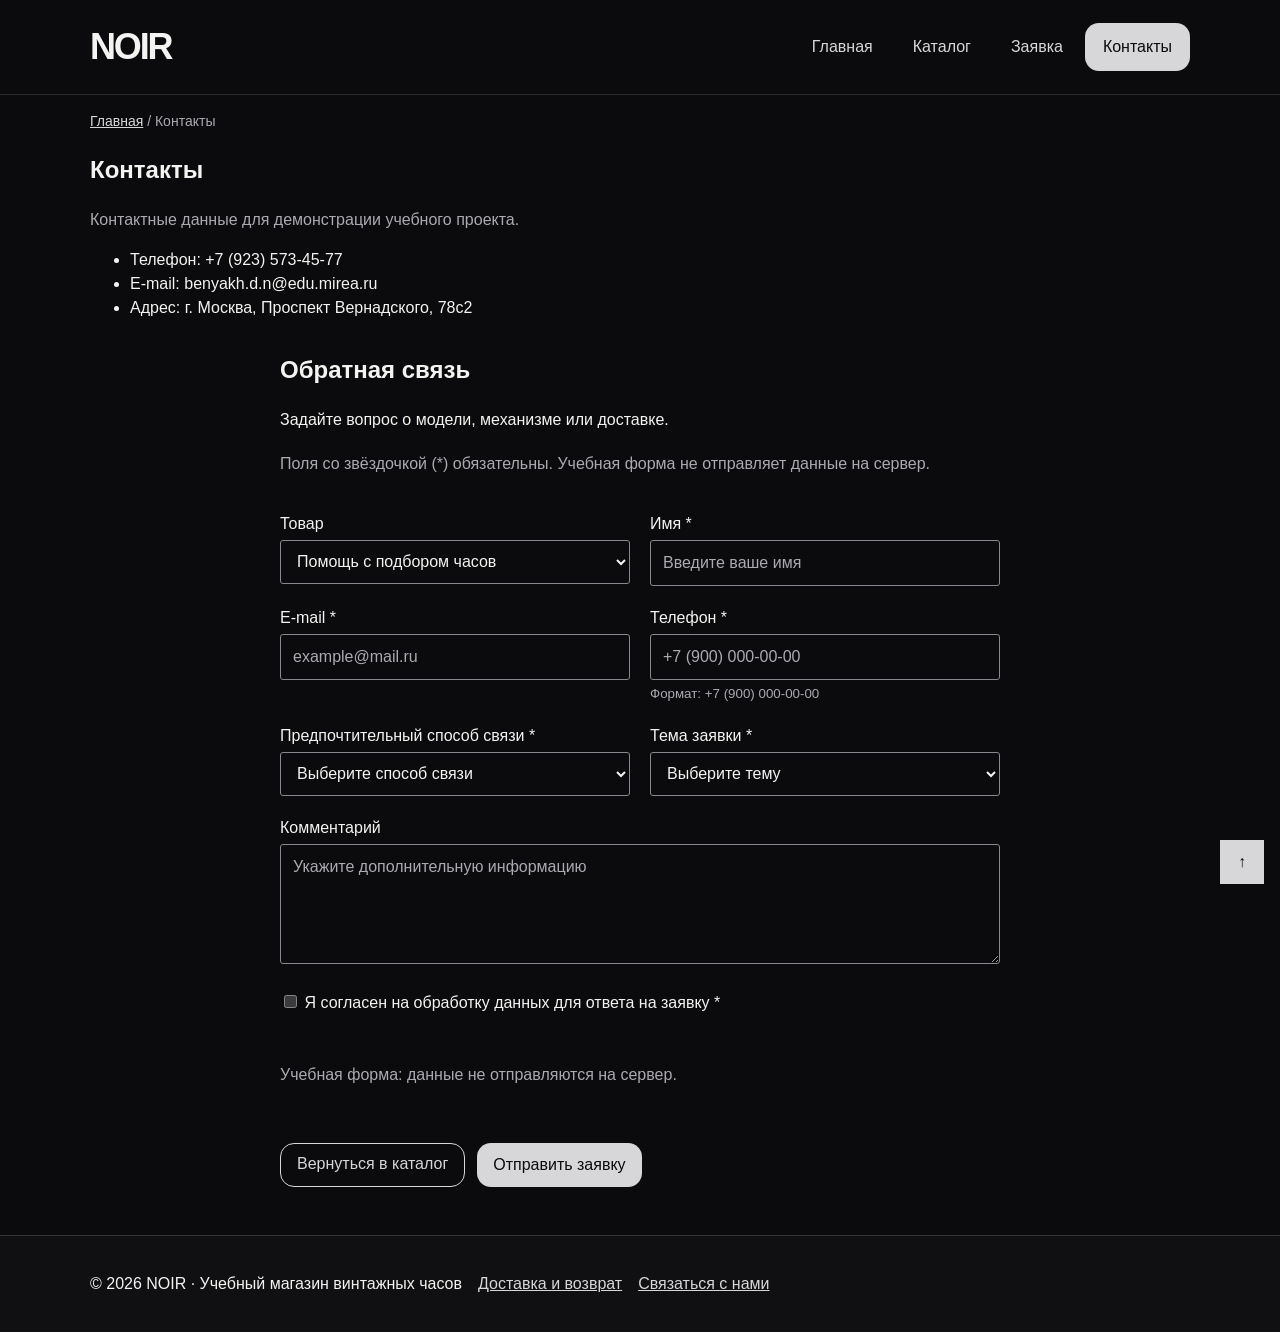
<file: contacts.html>
<!DOCTYPE html>
<html lang="ru">

<head>
  <meta charset="UTF-8">
  <meta name="viewport" content="width=device-width, initial-scale=1.0">
  <meta name="description" content="Контактная информация учебного магазина винтажных часов NOIR.">
  <meta property="og:type" content="website">
  <meta property="og:title" content="Контакты — NOIR">
  <meta property="og:description" content="Контактная информация учебного магазина винтажных часов NOIR.">
  <title>Контакты — NOIR</title>
  <link rel="stylesheet" href="css/style.css">
  <link rel="stylesheet" href="css/responsive.css">
  <script src="js/main.js" defer></script>
</head>

<body id="top">
  <a class="skip-link" href="#main">Перейти к основному содержимому</a>
  <header class="site-header">
    <div class="site-header__inner">
      <a class="site-header__logo" href="index.html" aria-label="NOIR — главная">NOIR</a>

      <button class="menu-toggle button button--secondary" type="button" aria-expanded="false"
        aria-controls="site-navigation" hidden>Меню <span aria-hidden="true">＋</span></button>
      <nav class="site-nav" id="site-navigation" aria-label="Основная навигация">
        <ul class="site-nav__list">
          <li class="site-nav__item"><a class="site-nav__link" href="index.html">Главная</a></li>
          <li class="site-nav__item"><a class="site-nav__link" href="catalog.html">Каталог</a></li>
          <li class="site-nav__item"><a class="site-nav__link" href="order.html">Заявка</a></li>
          <li class="site-nav__item"><a class="site-nav__link site-nav__link--active" aria-current="page"
              href="contacts.html">Контакты</a></li>
        </ul>
      </nav>
    </div>
  </header>
  <main class="site-main" id="main" tabindex="-1">

    <nav class="breadcrumbs" aria-label="Хлебные крошки">
      <a class="breadcrumbs__link" href="index.html">Главная</a>
      <span class="breadcrumbs__current" aria-current="page">Контакты</span>
    </nav>

    <section class="section">
      <h1 class="section__title">Контакты</h1>
      <p class="section__description">Контактные данные для демонстрации учебного проекта.</p>

      <ul>
        <li>Телефон: +7 (923) 573-45-77</li>
        <li>E-mail: benyakh.d.n@edu.mirea.ru</li>
        <li>Адрес: г. Москва, Проспект Вернадского, 78с2</li>
      </ul>
    </section>


    <section class="section order-page" id="feedback">
      <h2 class="section__title">Обратная связь</h2>
      <p>Задайте вопрос о модели, механизме или доставке.</p>
      <form class="order-form" id="order-form" action="#" method="post" novalidate>
        <p class="order-form__hint">Поля со звёздочкой (*) обязательны. Учебная форма не отправляет данные на сервер.
        </p>
        <div class="order-form__field">
          <label class="order-form__label" for="selected-product">Товар</label>
          <select class="order-form__select" id="selected-product" name="selected-product">
            <option value="">Помощь с подбором часов</option>
            <option>NOIR Archive 01</option>
            <option>NOIR Archive 02</option>
            <option>NOIR Archive 03</option>
            <option>NOIR Archive 04</option>
            <option>NOIR Archive 05</option>
            <option>NOIR Archive 06</option>
          </select>
        </div>

        <div class="order-form__field">
          <label class="order-form__label" for="order-name">Имя *</label>
          <input class="order-form__input" id="order-name" name="name" type="text" placeholder="Введите ваше имя"
            minlength="2" autocomplete="given-name" required aria-describedby="order-name-error">
          <p class="form-error" id="order-name-error" hidden></p>
        </div>

        <div class="order-form__field">
          <label class="order-form__label" for="order-email">E-mail *</label>
          <input class="order-form__input" id="order-email" name="email" type="email" placeholder="example@mail.ru"
            autocomplete="email" required aria-describedby="order-email-error">
          <p class="form-error" id="order-email-error" hidden></p>
        </div>

        <div class="order-form__field">
          <label class="order-form__label" for="order-phone">Телефон *</label>
          <input class="order-form__input" aria-describedby="order-phone-hint order-phone-error" id="order-phone"
            name="phone" type="tel" autocomplete="tel" inputmode="tel" placeholder="+7 (900) 000-00-00"
            pattern="^\+7 \(\d{3}\) \d{3}-\d{2}-\d{2}$" required>
          <small class="order-form__hint" id="order-phone-hint">Формат: +7 (900) 000-00-00</small>
          <p class="form-error" id="order-phone-error" hidden></p>
        </div>

        <div class="order-form__field">
          <label class="order-form__label" for="order-contact-method">
            Предпочтительный способ связи *</label>

          <select class="order-form__select" id="order-contact-method" name="contact-method" required
            aria-describedby="order-contact-method-error">
            <option value="">Выберите способ связи</option>
            <option value="email">Электронная почта</option>
            <option value="phone">Телефонный звонок</option>
          </select>
          <p class="form-error" id="order-contact-method-error" hidden></p>
        </div>

        <div class="order-form__field">
          <label class="order-form__label" for="order-topic">Тема заявки *</label>
          <select class="order-form__select" id="order-topic" name="topic" required
            aria-describedby="order-topic-error">
            <option value="">Выберите тему</option>
            <option value="product">Заказ товара</option>
            <option value="consultation">Консультация</option>
            <option value="delivery">Доставка</option>
          </select>
          <p class="form-error" id="order-topic-error" hidden></p>
        </div>

        <div class="order-form__field order-form__field--wide">
          <label class="order-form__label" for="order-comment">Комментарий</label>
          <textarea class="order-form__textarea" id="order-comment" name="comment" rows="4"
            placeholder="Укажите дополнительную информацию"></textarea>
        </div>

        <div class="order-form__field order-form__field--checkbox">
          <label class="order-form__label" for="order-agreement">
            <input class="order-form__checkbox" id="order-agreement" name="agreement" type="checkbox" required
              aria-describedby="order-agreement-error">
            Я согласен на обработку данных для ответа на заявку *</label>
          <p class="form-error" id="order-agreement-error" hidden></p>
        </div>

        <p class="order-form__hint">Учебная форма: данные не отправляются на сервер.</p>
        <div class="order-form__actions">
          <a class="button button--secondary" href="catalog.html">Вернуться в каталог</a>
          <button class="button button--primary" type="submit">Отправить заявку</button>
        </div>
      </form>
      <div class="success-message" id="success-message" role="status" tabindex="-1" hidden>Спасибо! Учебная форма
        успешно проверена. Данные на сервер не отправлялись.</div>
    </section>
  </main>
  <footer class="site-footer">
    <div class="site-footer__inner">
      <p class="site-footer__text">&copy; 2026 NOIR · Учебный магазин винтажных часов</p>
      <a href="index.html#delivery">Доставка и возврат</a><a href="contacts.html">Связаться с нами</a>
    </div>
  </footer>
  <a class="back-to-top" href="#top" aria-label="Наверх">↑</a>

</body>

</html>
</file>
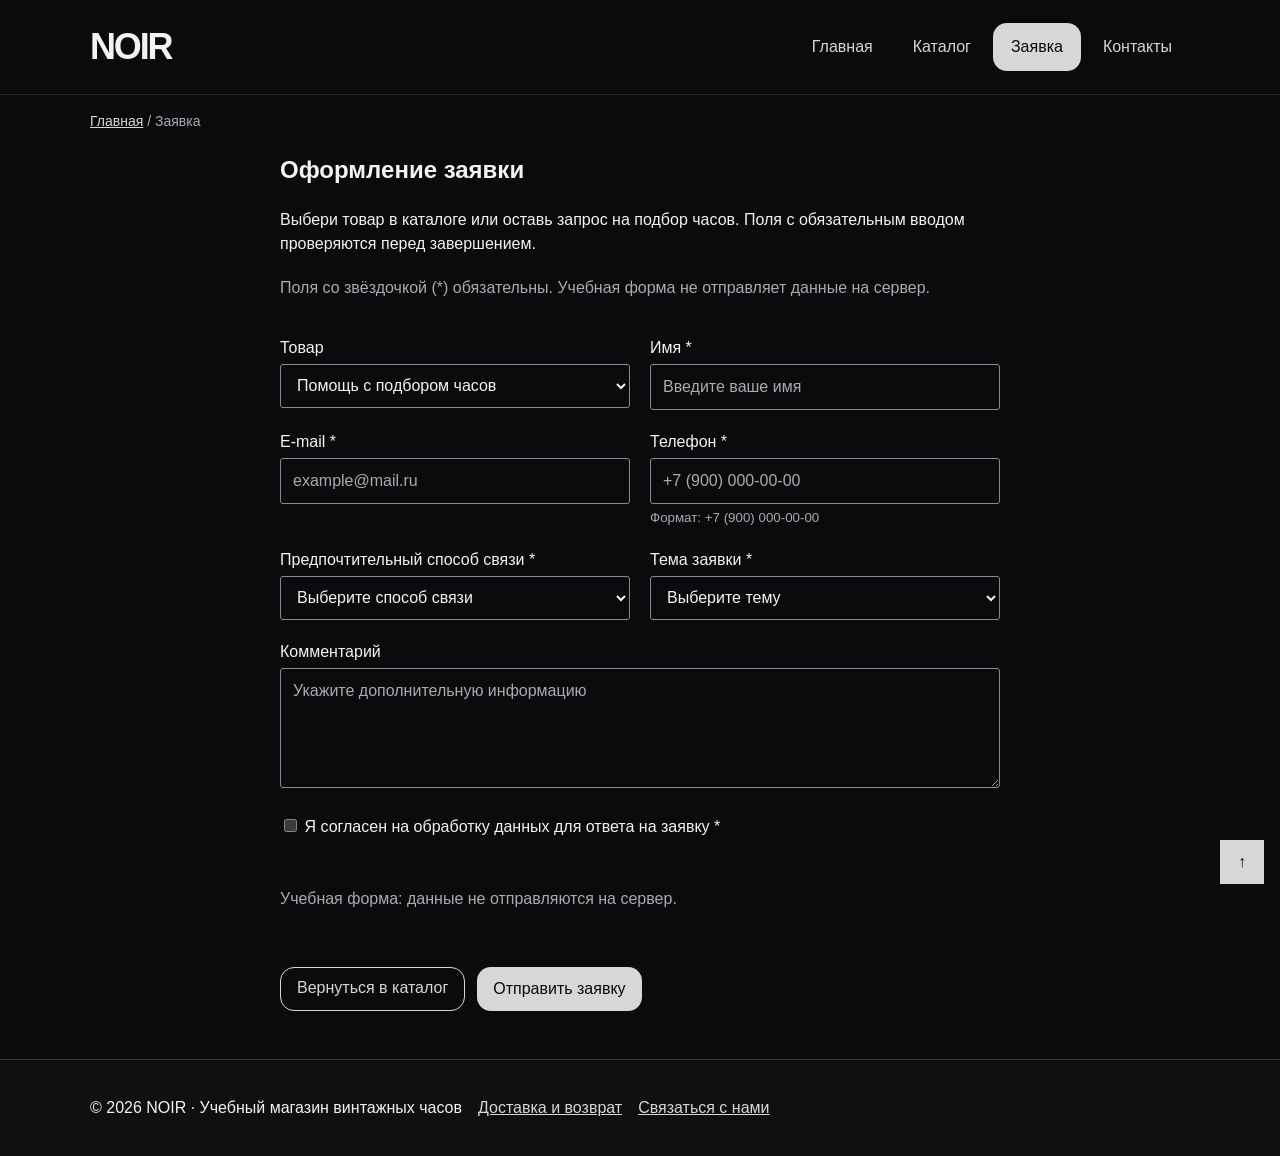
<file: order.html>
<!DOCTYPE html>
<html lang="ru">

<head>
  <meta charset="UTF-8">
  <meta name="viewport" content="width=device-width, initial-scale=1.0">
  <meta name="description" content="Учебная форма заявки на часы NOIR и консультацию по выбору модели.">
  <meta property="og:type" content="website">
  <meta property="og:title" content="Заявка — NOIR">
  <meta property="og:description" content="Учебная форма заявки на часы NOIR и консультацию по выбору модели.">
  <title>Заявка — NOIR</title>
  <link rel="stylesheet" href="css/style.css">
  <link rel="stylesheet" href="css/responsive.css">
  <script src="js/main.js" defer></script>
</head>

<body id="top">
  <a class="skip-link" href="#main">Перейти к основному содержимому</a>
  <header class="site-header">
    <div class="site-header__inner">
      <a class="site-header__logo" href="index.html" aria-label="NOIR — главная">NOIR</a>

      <button class="menu-toggle button button--secondary" type="button" aria-expanded="false"
        aria-controls="site-navigation" hidden>Меню <span aria-hidden="true">＋</span></button>
      <nav class="site-nav" id="site-navigation" aria-label="Основная навигация">
        <ul class="site-nav__list">
          <li class="site-nav__item"><a class="site-nav__link" href="index.html">Главная</a></li>
          <li class="site-nav__item"><a class="site-nav__link" href="catalog.html">Каталог</a></li>
          <li class="site-nav__item"><a class="site-nav__link site-nav__link--active" aria-current="page"
              href="order.html">Заявка</a></li>
          <li class="site-nav__item"><a class="site-nav__link" href="contacts.html">Контакты</a></li>
        </ul>
      </nav>
    </div>
  </header>
  <main class="site-main" id="main" tabindex="-1">
    <nav class="breadcrumbs" aria-label="Хлебные крошки"><a class="breadcrumbs__link" href="index.html">Главная</a>
      <span class="breadcrumbs__current" aria-current="page">Заявка</span>
    </nav>
    <section class="section order-page">
      <h1>Оформление заявки</h1>
      <p>Выбери товар в каталоге или оставь запрос на подбор часов. Поля с обязательным вводом проверяются перед
        завершением.</p>
      <form class="order-form" id="order-form" action="#" method="post" novalidate>
        <p class="order-form__hint">Поля со звёздочкой (*) обязательны. Учебная форма не отправляет данные на сервер.
        </p>
        <div class="order-form__field">
          <label class="order-form__label" for="selected-product">Товар</label>
          <select class="order-form__select" id="selected-product" name="selected-product">
            <option value="">Помощь с подбором часов</option>
            <option>NOIR Archive 01</option>
            <option>NOIR Archive 02</option>
            <option>NOIR Archive 03</option>
            <option>NOIR Archive 04</option>
            <option>NOIR Archive 05</option>
            <option>NOIR Archive 06</option>
          </select>
        </div>

        <div class="order-form__field">
          <label class="order-form__label" for="order-name">Имя *</label>
          <input class="order-form__input" id="order-name" name="name" type="text" placeholder="Введите ваше имя"
            minlength="2" autocomplete="given-name" required aria-describedby="order-name-error">
          <p class="form-error" id="order-name-error" hidden></p>
        </div>

        <div class="order-form__field">
          <label class="order-form__label" for="order-email">E-mail *</label>
          <input class="order-form__input" id="order-email" name="email" type="email" placeholder="example@mail.ru"
            autocomplete="email" required aria-describedby="order-email-error">
          <p class="form-error" id="order-email-error" hidden></p>
        </div>

        <div class="order-form__field">
          <label class="order-form__label" for="order-phone">Телефон *</label>
          <input class="order-form__input" aria-describedby="order-phone-hint order-phone-error" id="order-phone"
            name="phone" type="tel" autocomplete="tel" inputmode="tel" placeholder="+7 (900) 000-00-00"
            pattern="^\+7 \(\d{3}\) \d{3}-\d{2}-\d{2}$" required>
          <small class="order-form__hint" id="order-phone-hint">Формат: +7 (900) 000-00-00</small>
          <p class="form-error" id="order-phone-error" hidden></p>
        </div>

        <div class="order-form__field">
          <label class="order-form__label" for="order-contact-method">
            Предпочтительный способ связи *</label>

          <select class="order-form__select" id="order-contact-method" name="contact-method" required
            aria-describedby="order-contact-method-error">
            <option value="">Выберите способ связи</option>
            <option value="email">Электронная почта</option>
            <option value="phone">Телефонный звонок</option>
          </select>
          <p class="form-error" id="order-contact-method-error" hidden></p>
        </div>

        <div class="order-form__field">
          <label class="order-form__label" for="order-topic">Тема заявки *</label>
          <select class="order-form__select" id="order-topic" name="topic" required
            aria-describedby="order-topic-error">
            <option value="">Выберите тему</option>
            <option value="product">Заказ товара</option>
            <option value="consultation">Консультация</option>
            <option value="delivery">Доставка</option>
          </select>
          <p class="form-error" id="order-topic-error" hidden></p>
        </div>

        <div class="order-form__field order-form__field--wide">
          <label class="order-form__label" for="order-comment">Комментарий</label>
          <textarea class="order-form__textarea" id="order-comment" name="comment" rows="4"
            placeholder="Укажите дополнительную информацию"></textarea>
        </div>

        <div class="order-form__field order-form__field--checkbox">
          <label class="order-form__label" for="order-agreement">
            <input class="order-form__checkbox" id="order-agreement" name="agreement" type="checkbox" required
              aria-describedby="order-agreement-error">
            Я согласен на обработку данных для ответа на заявку *</label>
          <p class="form-error" id="order-agreement-error" hidden></p>
        </div>

        <p class="order-form__hint">Учебная форма: данные не отправляются на сервер.</p>
        <div class="order-form__actions">
          <a class="button button--secondary" href="catalog.html">Вернуться в каталог</a>
          <button class="button button--primary" type="submit">Отправить заявку</button>
        </div>
      </form>
      <p class="success-message" id="success-message" role="status" tabindex="-1" hidden>Заявка проверена. Это учебная
        демонстрация —
        данные не отправлены.</p>
    </section>
  </main>
  <footer class="site-footer">
    <div class="site-footer__inner">
      <p class="site-footer__text">&copy; 2026 NOIR · Учебный магазин винтажных часов</p>
      <a href="index.html#delivery">Доставка и возврат</a><a href="contacts.html">Связаться с нами</a>
    </div>
  </footer>
  <a class="back-to-top" href="#top" aria-label="Наверх">↑</a>

</body>

</html>
</file>
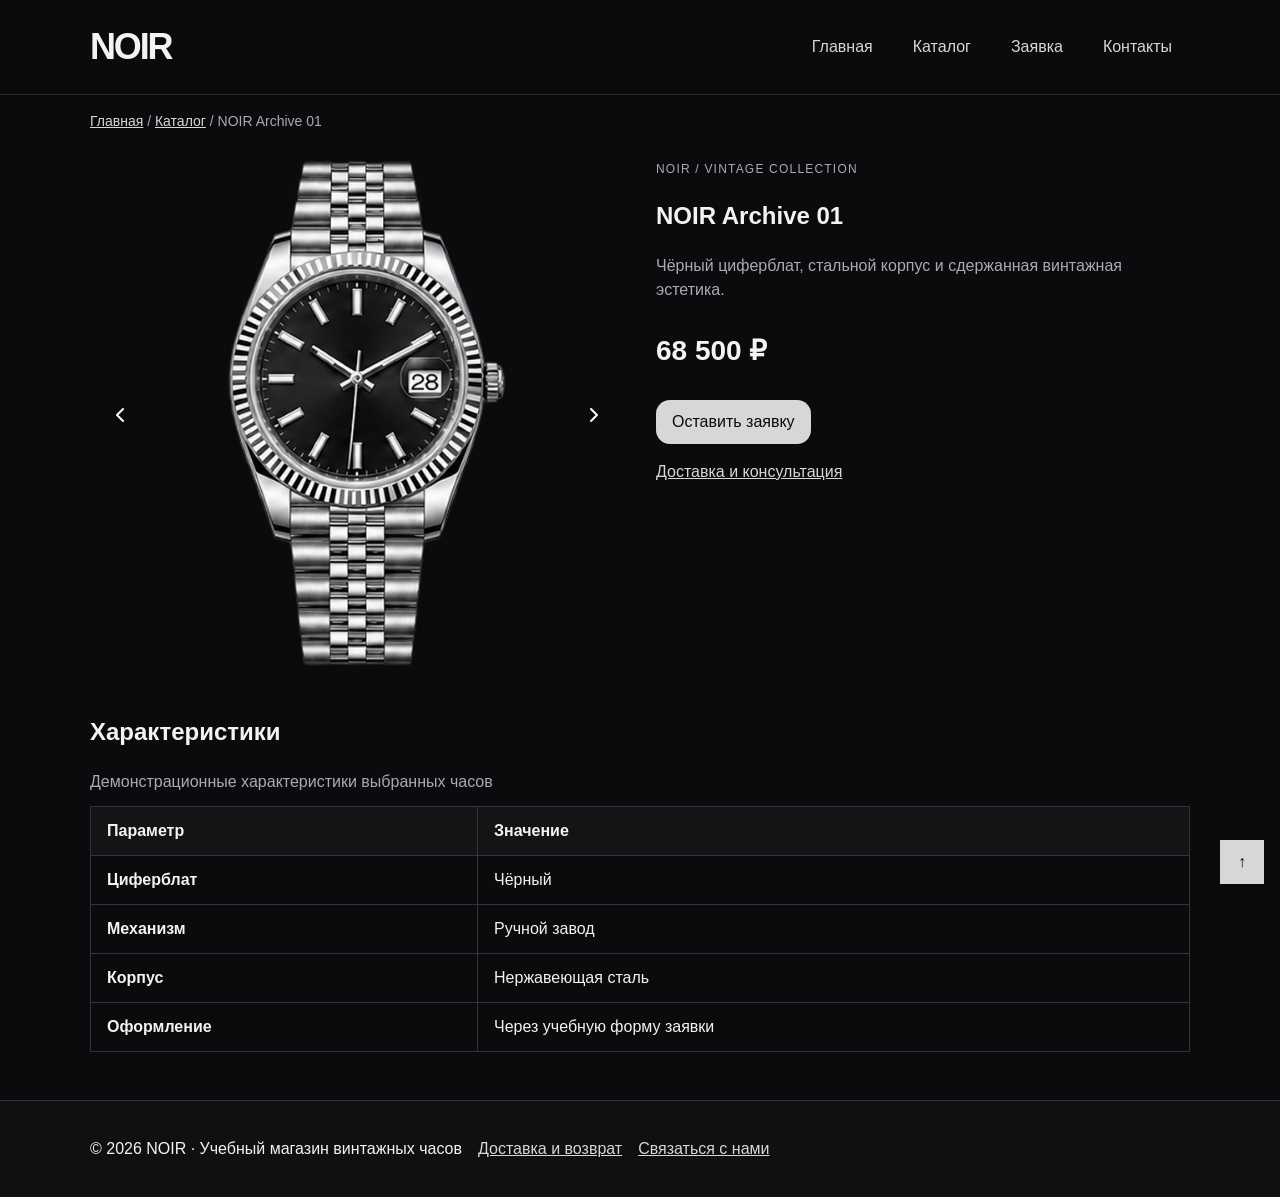
<file: product.html>
<!DOCTYPE html>
<html lang="ru">

<head>
  <meta charset="UTF-8">
  <meta name="viewport" content="width=device-width, initial-scale=1.0">
  <meta name="description" content="Описание модели NOIR, демонстрационные характеристики, цена и форма заявки.">
  <meta property="og:type" content="website">
  <meta property="og:title" content="Товар — NOIR">
  <meta property="og:description" content="Описание модели NOIR, демонстрационные характеристики, цена и форма заявки.">
  <title>Товар — NOIR</title>
  <link rel="stylesheet" href="css/style.css">
  <link rel="stylesheet" href="css/responsive.css">
  <script src="js/main.js" defer></script>
</head>

<body id="top">
  <a class="skip-link" href="#main">Перейти к основному содержимому</a>
  <header class="site-header">
    <div class="site-header__inner">
      <a class="site-header__logo" href="index.html" aria-label="NOIR — главная">NOIR</a>

      <button class="menu-toggle button button--secondary" type="button" aria-expanded="false"
        aria-controls="site-navigation" hidden>Меню <span aria-hidden="true">＋</span></button>
      <nav class="site-nav" id="site-navigation" aria-label="Основная навигация">
        <ul class="site-nav__list">
          <li class="site-nav__item"><a class="site-nav__link" href="index.html">Главная</a></li>
          <li class="site-nav__item"><a class="site-nav__link" href="catalog.html">Каталог</a></li>
          <li class="site-nav__item"><a class="site-nav__link" href="order.html">Заявка</a></li>
          <li class="site-nav__item"><a class="site-nav__link" href="contacts.html">Контакты</a></li>
        </ul>
      </nav>
    </div>
  </header>
  <main class="site-main" id="main" tabindex="-1">
    <nav class="breadcrumbs" aria-label="Хлебные крошки">
      <a class="breadcrumbs__link" href="index.html">Главная</a>
      /
      <a class="breadcrumbs__link" href="catalog.html">Каталог</a>
      /
      <span aria-current="page" id="product-breadcrumb">
        NOIR Archive 01
      </span>
    </nav>

    <section class="section product-detail">
      <div class="product-detail__visual">
        <div class="watch-gallery" data-gallery="1" role="group" aria-roledescription="карусель"
          aria-label="Ракурсы NOIR Archive 01">
          <img class="product-detail__image" id="product-image" src="images/archive-1-front-640.png"
            srcset="images/archive-1-front-320.png 320w, images/archive-1-front-640.png 640w"
            sizes="(min-width: 900px) 480px, calc(100vw - 64px)"
            alt="NOIR Archive 01 — вид спереди, студийная визуализация" width="640" height="640" loading="lazy">
          <div class="watch-gallery__controls"><button class="watch-gallery__arrow" type="button" data-step="-1"
              aria-label="Предыдущий ракурс"><svg class="watch-gallery__icon" aria-hidden="true" focusable="false"
                xmlns="http://www.w3.org/2000/svg" width="24" height="24" viewBox="0 0 24 24" fill="none"
                stroke="currentColor" stroke-width="2" stroke-linecap="round" stroke-linejoin="round">
                <path d="m15 18-6-6 6-6" />
              </svg>
            </button>
            <span class="watch-gallery__status" aria-live="polite" aria-atomic="true">Спереди · 1 / 3</span>
            <button class="watch-gallery__arrow" type="button" data-step="1" aria-label="Следующий ракурс"><svg
                class="watch-gallery__icon" aria-hidden="true" focusable="false" xmlns="http://www.w3.org/2000/svg"
                width="24" height="24" viewBox="0 0 24 24" fill="none" stroke="currentColor" stroke-width="2"
                stroke-linecap="round" stroke-linejoin="round">
                <path d="m9 18 6-6-6-6" />
              </svg>
            </button>
          </div>
        </div>
      </div>

      <div class="product-detail__content">
        <p class="eyebrow">NOIR / Vintage collection</p>

        <h1 id="product-title">NOIR Archive 01</h1>

        <p id="product-description">
          Чёрный циферблат, стальной корпус
          и сдержанная винтажная эстетика.
        </p>

        <p class="product-detail__price" id="product-price">
          68 500 ₽
        </p>

        <button class="button button--primary product-card__button" type="button" data-product="NOIR Archive 01"
          id="product-order-button">
          Оставить заявку
        </button>

        <p>
          <a href="index.html#delivery">Доставка и консультация</a>
        </p>
      </div>
    </section>

    <section class="section" aria-labelledby="specs-title">
      <h2 class="section__title" id="specs-title">
        Характеристики
      </h2>

      <dl class="spec-cards">
        <div>
          <dt>Циферблат</dt>
          <dd data-spec="color">Чёрный</dd>
        </div>
        <div>
          <dt>Механизм</dt>
          <dd data-spec="category">Ручной завод</dd>
        </div>
        <div>
          <dt>Корпус</dt>
          <dd>Нержавеющая сталь</dd>
        </div>
        <div>
          <dt>Оформление</dt>
          <dd>Через учебную форму заявки</dd>
        </div>
      </dl>
      <div class="table-scroll" role="region" aria-labelledby="specs-title" tabindex="0">
        <table class="product-table">
          <caption>Демонстрационные характеристики выбранных часов</caption>

          <thead>
            <tr>
              <th scope="col">Параметр</th>
              <th scope="col">Значение</th>
            </tr>
          </thead>

          <tbody>
            <tr>
              <th scope="row">Циферблат</th>
              <td id="product-color">Чёрный</td>
            </tr>

            <tr>
              <th scope="row">Механизм</th>
              <td id="product-category">Ручной завод</td>
            </tr>

            <tr>
              <th scope="row">Корпус</th>
              <td>Нержавеющая сталь</td>
            </tr>

            <tr>
              <th scope="row">Оформление</th>
              <td>Через учебную форму заявки</td>
            </tr>
          </tbody>
        </table>
      </div>
    </section>
  </main>
  <footer class="site-footer">
    <div class="site-footer__inner">
      <p class="site-footer__text">&copy; 2026 NOIR · Учебный магазин винтажных часов</p>
      <a href="index.html#delivery">Доставка и возврат</a><a href="contacts.html">Связаться с нами</a>
    </div>
  </footer>
  <a class="back-to-top" href="#top" aria-label="Наверх">↑</a>
  <dialog class="order-dialog" id="order-dialog" aria-labelledby="order-dialog-title">
    <h2 class="order-dialog__title" id="order-dialog-title" tabindex="-1">Оформление заявки</h2>
    <form class="order-form" id="order-form" action="#" method="post" novalidate>
      <p class="order-form__hint">Поля со звёздочкой (*) обязательны. Учебная форма не отправляет данные на сервер.</p>
      <div class="order-form__field">
        <label class="order-form__label" for="selected-product">Товар</label>
        <input class="order-form__input" id="selected-product" name="selected-product" type="text" readonly
          placeholder="Консультация по подбору часов">
      </div>

      <div class="order-form__field">
        <label class="order-form__label" for="order-name">Имя *</label>
        <input class="order-form__input" id="order-name" name="name" type="text" placeholder="Введите ваше имя"
          minlength="2" autocomplete="given-name" required aria-describedby="order-name-error">
        <p class="form-error" id="order-name-error" hidden></p>
      </div>

      <div class="order-form__field">
        <label class="order-form__label" for="order-email">E-mail *</label>
        <input class="order-form__input" id="order-email" name="email" type="email" placeholder="example@mail.ru"
          autocomplete="email" required aria-describedby="order-email-error">
        <p class="form-error" id="order-email-error" hidden></p>
      </div>

      <div class="order-form__field">
        <label class="order-form__label" for="order-phone">Телефон *</label>
        <input class="order-form__input" aria-describedby="order-phone-hint order-phone-error" id="order-phone"
          name="phone" type="tel" autocomplete="tel" inputmode="tel" placeholder="+7 (900) 000-00-00"
          pattern="^\+7 \(\d{3}\) \d{3}-\d{2}-\d{2}$" required>
        <small class="order-form__hint" id="order-phone-hint">Формат: +7 (900) 000-00-00</small>
        <p class="form-error" id="order-phone-error" hidden></p>
      </div>

      <div class="order-form__field">
        <label class="order-form__label" for="order-contact-method">
          Предпочтительный способ связи *</label>

        <select class="order-form__select" id="order-contact-method" name="contact-method" required
          aria-describedby="order-contact-method-error">
          <option value="">Выберите способ связи</option>
          <option value="email">Электронная почта</option>
          <option value="phone">Телефонный звонок</option>
        </select>
        <p class="form-error" id="order-contact-method-error" hidden></p>
      </div>

      <div class="order-form__field">
        <label class="order-form__label" for="order-topic">Тема заявки *</label>
        <select class="order-form__select" id="order-topic" name="topic" required aria-describedby="order-topic-error">
          <option value="">Выберите тему</option>
          <option value="product">Заказ товара</option>
          <option value="consultation">Консультация</option>
          <option value="delivery">Доставка</option>
        </select>
        <p class="form-error" id="order-topic-error" hidden></p>
      </div>

      <div class="order-form__field">
        <label class="order-form__label" for="order-comment">Комментарий</label>
        <textarea class="order-form__textarea" id="order-comment" name="comment" rows="4"
          placeholder="Укажите дополнительную информацию"></textarea>
      </div>

      <div class="order-form__field order-form__field--checkbox">
        <label class="order-form__label" for="order-agreement">
          <input class="order-form__checkbox" id="order-agreement" name="agreement" type="checkbox" required
            aria-describedby="order-agreement-error">
          Я согласен на обработку данных для ответа на заявку *</label>
        <p class="form-error" id="order-agreement-error" hidden></p>
      </div>

      <p class="order-form__hint">Учебная форма: данные не отправляются на сервер.</p>
      <div class="order-form__actions">
        <button class="button button--secondary" type="button" id="close-order-dialog">Закрыть</button>
        <button class="button button--primary" type="submit">Отправить заявку</button>
      </div>
    </form>
  </dialog>
  <p class="success-message" id="success-message" role="status" tabindex="-1" hidden>Заявка проверена. Это учебная
    демонстрация —
    данные не отправлены.</p>

</body>

</html>
</file>
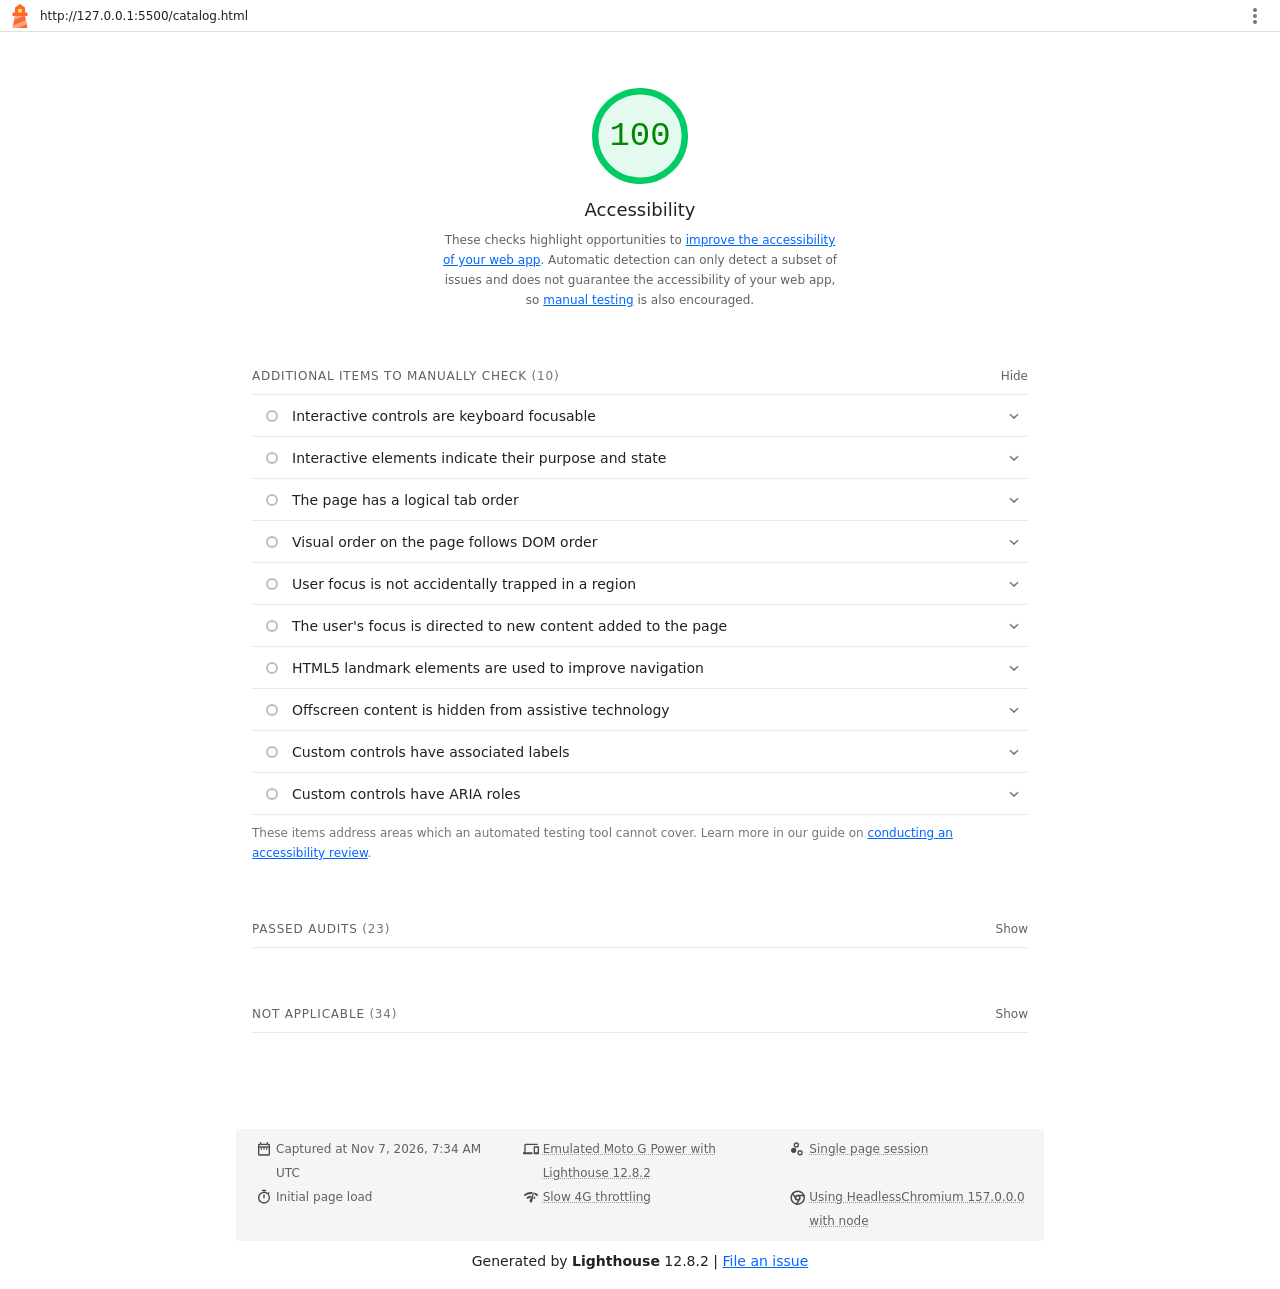
<file: lighthouse/catalog-accessibility.html>
<!--
@license
Copyright 2018 Google LLC
SPDX-License-Identifier: Apache-2.0
-->
<!doctype html>
<html lang="en">
<head>
  <meta charset="utf-8">
  <meta name="viewport" content="width=device-width, initial-scale=1, minimum-scale=1">
  <link rel="icon" href='data:image/svg+xml;utf8,<svg fill="none" xmlns="http://www.w3.org/2000/svg" viewBox="0 0 48 48"><path d="m14 7 10-7 10 7v10h5v7h-5l5 24H9l5-24H9v-7h5V7Z" fill="%23F63"/><path d="M31.561 24H14l-1.689 8.105L31.561 24ZM18.983 48H9l1.022-4.907L35.723 32.27l1.663 7.98L18.983 48Z" fill="%23FFA385"/><path fill="%23FF3" d="M20.5 10h7v7h-7z"/></svg>'>
  <title>Lighthouse Report</title>
  <style>body {margin: 0}</style>
</head>
<body>
  <noscript>Lighthouse report requires JavaScript. Please enable.</noscript>

  <div id="lh-log"></div>

  <script>window.__LIGHTHOUSE_JSON__ = {"lighthouseVersion":"12.8.2","requestedUrl":"http://127.0.0.1:5500/catalog.html","mainDocumentUrl":"http://127.0.0.1:5500/catalog.html","finalDisplayedUrl":"http://127.0.0.1:5500/catalog.html","finalUrl":"http://127.0.0.1:5500/catalog.html","fetchTime":"2026-11-07T07:34:12.567Z","gatherMode":"navigation","runWarnings":[],"userAgent":"Mozilla/5.0 (Macintosh; Intel Mac OS X 10_15_7) AppleWebKit/537.36 (KHTML, like Gecko) HeadlessChrome/157.0.0.0 Safari/537.36","environment":{"networkUserAgent":"Mozilla/5.0 (Linux; Android 11; moto g power (2022)) AppleWebKit/537.36 (KHTML, like Gecko) Chrome/136.0.0.0 Mobile Safari/537.36","hostUserAgent":"Mozilla/5.0 (Macintosh; Intel Mac OS X 10_15_7) AppleWebKit/537.36 (KHTML, like Gecko) HeadlessChrome/157.0.0.0 Safari/537.36","benchmarkIndex":4280.5,"credits":{"axe-core":"4.14.0"}},"audits":{"accesskeys":{"id":"accesskeys","title":"`[accesskey]` values are unique","description":"Access keys let users quickly focus a part of the page. For proper navigation, each access key must be unique. [Learn more about access keys](https://dequeuniversity.com/rules/axe/4.10/accesskeys).","score":null,"scoreDisplayMode":"notApplicable"},"aria-allowed-attr":{"id":"aria-allowed-attr","title":"`[aria-*]` attributes match their roles","description":"Each ARIA `role` supports a specific subset of `aria-*` attributes. Mismatching these invalidates the `aria-*` attributes. [Learn how to match ARIA attributes to their roles](https://dequeuniversity.com/rules/axe/4.10/aria-allowed-attr).","score":1,"scoreDisplayMode":"binary","details":{"type":"table","headings":[{"key":"node","valueType":"node","subItemsHeading":{"key":"relatedNode","valueType":"node"},"label":"Failing Elements"}],"items":[]}},"aria-allowed-role":{"id":"aria-allowed-role","title":"Uses ARIA roles only on compatible elements","description":"Many HTML elements can only be assigned certain ARIA roles. Using ARIA roles where they are not allowed can interfere with the accessibility of the web page. [Learn more about ARIA roles](https://dequeuniversity.com/rules/axe/4.10/aria-allowed-role).","score":1,"scoreDisplayMode":"binary","details":{"type":"table","headings":[{"key":"node","valueType":"node","subItemsHeading":{"key":"relatedNode","valueType":"node"},"label":"Failing Elements"}],"items":[]}},"aria-command-name":{"id":"aria-command-name","title":"`button`, `link`, and `menuitem` elements have accessible names","description":"When an element doesn't have an accessible name, screen readers announce it with a generic name, making it unusable for users who rely on screen readers. [Learn how to make command elements more accessible](https://dequeuniversity.com/rules/axe/4.10/aria-command-name).","score":null,"scoreDisplayMode":"notApplicable"},"aria-conditional-attr":{"id":"aria-conditional-attr","title":"ARIA attributes are used as specified for the element's role","description":"Some ARIA attributes are only allowed on an element under certain conditions. [Learn more about conditional ARIA attributes](https://dequeuniversity.com/rules/axe/4.10/aria-conditional-attr).","score":1,"scoreDisplayMode":"binary","details":{"type":"table","headings":[{"key":"node","valueType":"node","subItemsHeading":{"key":"relatedNode","valueType":"node"},"label":"Failing Elements"}],"items":[]}},"aria-deprecated-role":{"id":"aria-deprecated-role","title":"Deprecated ARIA roles were not used","description":"Deprecated ARIA roles may not be processed correctly by assistive technology. [Learn more about deprecated ARIA roles](https://dequeuniversity.com/rules/axe/4.10/aria-deprecated-role).","score":null,"scoreDisplayMode":"notApplicable"},"aria-dialog-name":{"id":"aria-dialog-name","title":"Elements with `role=\"dialog\"` or `role=\"alertdialog\"` have accessible names.","description":"ARIA dialog elements without accessible names may prevent screen readers users from discerning the purpose of these elements. [Learn how to make ARIA dialog elements more accessible](https://dequeuniversity.com/rules/axe/4.10/aria-dialog-name).","score":null,"scoreDisplayMode":"notApplicable"},"aria-hidden-body":{"id":"aria-hidden-body","title":"`[aria-hidden=\"true\"]` is not present on the document `\u003cbody>`","description":"Assistive technologies, like screen readers, work inconsistently when `aria-hidden=\"true\"` is set on the document `\u003cbody>`. [Learn how `aria-hidden` affects the document body](https://dequeuniversity.com/rules/axe/4.10/aria-hidden-body).","score":1,"scoreDisplayMode":"binary","details":{"type":"table","headings":[{"key":"node","valueType":"node","subItemsHeading":{"key":"relatedNode","valueType":"node"},"label":"Failing Elements"}],"items":[]}},"aria-hidden-focus":{"id":"aria-hidden-focus","title":"`[aria-hidden=\"true\"]` elements do not contain focusable descendents","description":"Focusable descendents within an `[aria-hidden=\"true\"]` element prevent those interactive elements from being available to users of assistive technologies like screen readers. [Learn how `aria-hidden` affects focusable elements](https://dequeuniversity.com/rules/axe/4.10/aria-hidden-focus).","score":null,"scoreDisplayMode":"notApplicable"},"aria-input-field-name":{"id":"aria-input-field-name","title":"ARIA input fields have accessible names","description":"When an input field doesn't have an accessible name, screen readers announce it with a generic name, making it unusable for users who rely on screen readers. [Learn more about input field labels](https://dequeuniversity.com/rules/axe/4.10/aria-input-field-name).","score":null,"scoreDisplayMode":"notApplicable"},"aria-meter-name":{"id":"aria-meter-name","title":"ARIA `meter` elements have accessible names","description":"When a meter element doesn't have an accessible name, screen readers announce it with a generic name, making it unusable for users who rely on screen readers. [Learn how to name `meter` elements](https://dequeuniversity.com/rules/axe/4.10/aria-meter-name).","score":null,"scoreDisplayMode":"notApplicable"},"aria-progressbar-name":{"id":"aria-progressbar-name","title":"ARIA `progressbar` elements have accessible names","description":"When a `progressbar` element doesn't have an accessible name, screen readers announce it with a generic name, making it unusable for users who rely on screen readers. [Learn how to label `progressbar` elements](https://dequeuniversity.com/rules/axe/4.10/aria-progressbar-name).","score":null,"scoreDisplayMode":"notApplicable"},"aria-prohibited-attr":{"id":"aria-prohibited-attr","title":"Elements use only permitted ARIA attributes","description":"Using ARIA attributes in roles where they are prohibited can mean that important information is not communicated to users of assistive technologies. [Learn more about prohibited ARIA roles](https://dequeuniversity.com/rules/axe/4.10/aria-prohibited-attr).","score":1,"scoreDisplayMode":"binary","details":{"type":"table","headings":[{"key":"node","valueType":"node","subItemsHeading":{"key":"relatedNode","valueType":"node"},"label":"Failing Elements"}],"items":[]}},"aria-required-attr":{"id":"aria-required-attr","title":"`[role]`s have all required `[aria-*]` attributes","description":"Some ARIA roles have required attributes that describe the state of the element to screen readers. [Learn more about roles and required attributes](https://dequeuniversity.com/rules/axe/4.10/aria-required-attr).","score":null,"scoreDisplayMode":"notApplicable"},"aria-required-children":{"id":"aria-required-children","title":"Elements with an ARIA `[role]` that require children to contain a specific `[role]` have all required children.","description":"Some ARIA parent roles must contain specific child roles to perform their intended accessibility functions. [Learn more about roles and required children elements](https://dequeuniversity.com/rules/axe/4.10/aria-required-children).","score":null,"scoreDisplayMode":"notApplicable"},"aria-required-parent":{"id":"aria-required-parent","title":"`[role]`s are contained by their required parent element","description":"Some ARIA child roles must be contained by specific parent roles to properly perform their intended accessibility functions. [Learn more about ARIA roles and required parent element](https://dequeuniversity.com/rules/axe/4.10/aria-required-parent).","score":null,"scoreDisplayMode":"notApplicable"},"aria-roles":{"id":"aria-roles","title":"`[role]` values are valid","description":"ARIA roles must have valid values in order to perform their intended accessibility functions. [Learn more about valid ARIA roles](https://dequeuniversity.com/rules/axe/4.10/aria-roles).","score":null,"scoreDisplayMode":"notApplicable"},"aria-text":{"id":"aria-text","title":"Elements with the `role=text` attribute do not have focusable descendents.","description":"Adding `role=text` around a text node split by markup enables VoiceOver to treat it as one phrase, but the element's focusable descendents will not be announced. [Learn more about the `role=text` attribute](https://dequeuniversity.com/rules/axe/4.10/aria-text).","score":null,"scoreDisplayMode":"notApplicable"},"aria-toggle-field-name":{"id":"aria-toggle-field-name","title":"ARIA toggle fields have accessible names","description":"When a toggle field doesn't have an accessible name, screen readers announce it with a generic name, making it unusable for users who rely on screen readers. [Learn more about toggle fields](https://dequeuniversity.com/rules/axe/4.10/aria-toggle-field-name).","score":null,"scoreDisplayMode":"notApplicable"},"aria-tooltip-name":{"id":"aria-tooltip-name","title":"ARIA `tooltip` elements have accessible names","description":"When a tooltip element doesn't have an accessible name, screen readers announce it with a generic name, making it unusable for users who rely on screen readers. [Learn how to name `tooltip` elements](https://dequeuniversity.com/rules/axe/4.10/aria-tooltip-name).","score":null,"scoreDisplayMode":"notApplicable"},"aria-treeitem-name":{"id":"aria-treeitem-name","title":"ARIA `treeitem` elements have accessible names","description":"When a `treeitem` element doesn't have an accessible name, screen readers announce it with a generic name, making it unusable for users who rely on screen readers. [Learn more about labeling `treeitem` elements](https://dequeuniversity.com/rules/axe/4.10/aria-treeitem-name).","score":null,"scoreDisplayMode":"notApplicable"},"aria-valid-attr-value":{"id":"aria-valid-attr-value","title":"`[aria-*]` attributes have valid values","description":"Assistive technologies, like screen readers, can't interpret ARIA attributes with invalid values. [Learn more about valid values for ARIA attributes](https://dequeuniversity.com/rules/axe/4.10/aria-valid-attr-value).","score":1,"scoreDisplayMode":"binary","details":{"type":"table","headings":[{"key":"node","valueType":"node","subItemsHeading":{"key":"relatedNode","valueType":"node"},"label":"Failing Elements"}],"items":[]}},"aria-valid-attr":{"id":"aria-valid-attr","title":"`[aria-*]` attributes are valid and not misspelled","description":"Assistive technologies, like screen readers, can't interpret ARIA attributes with invalid names. [Learn more about valid ARIA attributes](https://dequeuniversity.com/rules/axe/4.10/aria-valid-attr).","score":1,"scoreDisplayMode":"binary","details":{"type":"table","headings":[{"key":"node","valueType":"node","subItemsHeading":{"key":"relatedNode","valueType":"node"},"label":"Failing Elements"}],"items":[]}},"button-name":{"id":"button-name","title":"Buttons have an accessible name","description":"When a button doesn't have an accessible name, screen readers announce it as \"button\", making it unusable for users who rely on screen readers. [Learn how to make buttons more accessible](https://dequeuniversity.com/rules/axe/4.10/button-name).","score":1,"scoreDisplayMode":"binary","details":{"type":"table","headings":[{"key":"node","valueType":"node","subItemsHeading":{"key":"relatedNode","valueType":"node"},"label":"Failing Elements"}],"items":[]}},"bypass":{"id":"bypass","title":"The page contains a heading, skip link, or landmark region","description":"Adding ways to bypass repetitive content lets keyboard users navigate the page more efficiently. [Learn more about bypass blocks](https://dequeuniversity.com/rules/axe/4.10/bypass).","score":null,"scoreDisplayMode":"notApplicable"},"color-contrast":{"id":"color-contrast","title":"Background and foreground colors have a sufficient contrast ratio","description":"Low-contrast text is difficult or impossible for many users to read. [Learn how to provide sufficient color contrast](https://dequeuniversity.com/rules/axe/4.10/color-contrast).","score":1,"scoreDisplayMode":"binary","details":{"type":"table","headings":[{"key":"node","valueType":"node","subItemsHeading":{"key":"relatedNode","valueType":"node"},"label":"Failing Elements"}],"items":[]}},"definition-list":{"id":"definition-list","title":"`\u003cdl>`'s contain only properly-ordered `\u003cdt>` and `\u003cdd>` groups, `\u003cscript>`, `\u003ctemplate>` or `\u003cdiv>` elements.","description":"When definition lists are not properly marked up, screen readers may produce confusing or inaccurate output. [Learn how to structure definition lists correctly](https://dequeuniversity.com/rules/axe/4.10/definition-list).","score":null,"scoreDisplayMode":"notApplicable"},"dlitem":{"id":"dlitem","title":"Definition list items are wrapped in `\u003cdl>` elements","description":"Definition list items (`\u003cdt>` and `\u003cdd>`) must be wrapped in a parent `\u003cdl>` element to ensure that screen readers can properly announce them. [Learn how to structure definition lists correctly](https://dequeuniversity.com/rules/axe/4.10/dlitem).","score":null,"scoreDisplayMode":"notApplicable"},"document-title":{"id":"document-title","title":"Document has a `\u003ctitle>` element","description":"The title gives screen reader users an overview of the page, and search engine users rely on it heavily to determine if a page is relevant to their search. [Learn more about document titles](https://dequeuniversity.com/rules/axe/4.10/document-title).","score":1,"scoreDisplayMode":"binary","details":{"type":"table","headings":[{"key":"node","valueType":"node","subItemsHeading":{"key":"relatedNode","valueType":"node"},"label":"Failing Elements"}],"items":[]}},"duplicate-id-aria":{"id":"duplicate-id-aria","title":"ARIA IDs are unique","description":"The value of an ARIA ID must be unique to prevent other instances from being overlooked by assistive technologies. [Learn how to fix duplicate ARIA IDs](https://dequeuniversity.com/rules/axe/4.10/duplicate-id-aria).","score":null,"scoreDisplayMode":"notApplicable"},"empty-heading":{"id":"empty-heading","title":"All heading elements contain content.","description":"A heading with no content or inaccessible text prevent screen reader users from accessing information on the page's structure. [Learn more about headings](https://dequeuniversity.com/rules/axe/4.10/empty-heading).","score":null,"scoreDisplayMode":"notApplicable"},"form-field-multiple-labels":{"id":"form-field-multiple-labels","title":"No form fields have multiple labels","description":"Form fields with multiple labels can be confusingly announced by assistive technologies like screen readers which use either the first, the last, or all of the labels. [Learn how to use form labels](https://dequeuniversity.com/rules/axe/4.10/form-field-multiple-labels).","score":null,"scoreDisplayMode":"notApplicable"},"frame-title":{"id":"frame-title","title":"`\u003cframe>` or `\u003ciframe>` elements have a title","description":"Screen reader users rely on frame titles to describe the contents of frames. [Learn more about frame titles](https://dequeuniversity.com/rules/axe/4.10/frame-title).","score":null,"scoreDisplayMode":"notApplicable"},"heading-order":{"id":"heading-order","title":"Heading elements appear in a sequentially-descending order","description":"Properly ordered headings that do not skip levels convey the semantic structure of the page, making it easier to navigate and understand when using assistive technologies. [Learn more about heading order](https://dequeuniversity.com/rules/axe/4.10/heading-order).","score":1,"scoreDisplayMode":"binary","details":{"type":"table","headings":[{"key":"node","valueType":"node","subItemsHeading":{"key":"relatedNode","valueType":"node"},"label":"Failing Elements"}],"items":[]}},"html-has-lang":{"id":"html-has-lang","title":"`\u003chtml>` element has a `[lang]` attribute","description":"If a page doesn't specify a `lang` attribute, a screen reader assumes that the page is in the default language that the user chose when setting up the screen reader. If the page isn't actually in the default language, then the screen reader might not announce the page's text correctly. [Learn more about the `lang` attribute](https://dequeuniversity.com/rules/axe/4.10/html-has-lang).","score":1,"scoreDisplayMode":"binary","details":{"type":"table","headings":[{"key":"node","valueType":"node","subItemsHeading":{"key":"relatedNode","valueType":"node"},"label":"Failing Elements"}],"items":[]}},"html-lang-valid":{"id":"html-lang-valid","title":"`\u003chtml>` element has a valid value for its `[lang]` attribute","description":"Specifying a valid [BCP 47 language](https://www.w3.org/International/questions/qa-choosing-language-tags#question) helps screen readers announce text properly. [Learn how to use the `lang` attribute](https://dequeuniversity.com/rules/axe/4.10/html-lang-valid).","score":1,"scoreDisplayMode":"binary","details":{"type":"table","headings":[{"key":"node","valueType":"node","subItemsHeading":{"key":"relatedNode","valueType":"node"},"label":"Failing Elements"}],"items":[]}},"html-xml-lang-mismatch":{"id":"html-xml-lang-mismatch","title":"`\u003chtml>` element has an `[xml:lang]` attribute with the same base language as the `[lang]` attribute.","description":"If the webpage does not specify a consistent language, then the screen reader might not announce the page's text correctly. [Learn more about the `lang` attribute](https://dequeuniversity.com/rules/axe/4.10/html-xml-lang-mismatch).","score":null,"scoreDisplayMode":"notApplicable"},"identical-links-same-purpose":{"id":"identical-links-same-purpose","title":"Identical links have the same purpose.","description":"Links with the same destination should have the same description, to help users understand the link's purpose and decide whether to follow it. [Learn more about identical links](https://dequeuniversity.com/rules/axe/4.10/identical-links-same-purpose).","score":1,"scoreDisplayMode":"informative","details":{"type":"table","headings":[{"key":"node","valueType":"node","subItemsHeading":{"key":"relatedNode","valueType":"node"},"label":"Failing Elements"}],"items":[{"node":{"type":"node","lhId":"1-1-A","path":"1,HTML,1,BODY,2,MAIN,2,SECTION,1,SECTION,1,DIV,0,ARTICLE,4,DIV,0,A","selector":"div.products-grid > article.product-card > div.product-card__actions > a.product-card__details","boundingRect":{"top":1665,"bottom":1709,"left":29,"right":102,"width":73,"height":44},"snippet":"\u003ca class=\"product-card__details\" href=\"product.html?product=1\">","nodeLabel":"Подробнее","explanation":"Fix all of the following:\n  Check that links have the same purpose, or are intentionally ambiguous."},"subItems":{"type":"subitems","items":[{"relatedNode":{"type":"node","lhId":"1-2-A","path":"1,HTML,1,BODY,2,MAIN,2,SECTION,1,SECTION,1,DIV,1,ARTICLE,4,DIV,0,A","selector":"div.products-grid > article.product-card > div.product-card__actions > a.product-card__details","boundingRect":{"top":2318,"bottom":2362,"left":29,"right":102,"width":73,"height":44},"snippet":"\u003ca class=\"product-card__details\" href=\"product.html?product=2\">","nodeLabel":"Подробнее"}},{"relatedNode":{"type":"node","lhId":"1-3-A","path":"1,HTML,1,BODY,2,MAIN,2,SECTION,1,SECTION,1,DIV,2,ARTICLE,4,DIV,0,A","selector":"div.products-grid > article.product-card > div.product-card__actions > a.product-card__details","boundingRect":{"top":2971,"bottom":3015,"left":29,"right":102,"width":73,"height":44},"snippet":"\u003ca class=\"product-card__details\" href=\"product.html?product=3\">","nodeLabel":"Подробнее"}},{"relatedNode":{"type":"node","lhId":"1-4-A","path":"1,HTML,1,BODY,2,MAIN,2,SECTION,1,SECTION,1,DIV,3,ARTICLE,4,DIV,0,A","selector":"div.products-grid > article.product-card > div.product-card__actions > a.product-card__details","boundingRect":{"top":3624,"bottom":3668,"left":29,"right":102,"width":73,"height":44},"snippet":"\u003ca class=\"product-card__details\" href=\"product.html?product=4\">","nodeLabel":"Подробнее"}}]}}],"debugData":{"type":"debugdata","impact":"minor","tags":["cat.semantics","wcag2aaa","wcag249"]}}},"image-alt":{"id":"image-alt","title":"Image elements have `[alt]` attributes","description":"Informative elements should aim for short, descriptive alternate text. Decorative elements can be ignored with an empty alt attribute. [Learn more about the `alt` attribute](https://dequeuniversity.com/rules/axe/4.10/image-alt).","score":1,"scoreDisplayMode":"binary","details":{"type":"table","headings":[{"key":"node","valueType":"node","subItemsHeading":{"key":"relatedNode","valueType":"node"},"label":"Failing Elements"}],"items":[]}},"image-redundant-alt":{"id":"image-redundant-alt","title":"Image elements do not have `[alt]` attributes that are redundant text.","description":"Informative elements should aim for short, descriptive alternative text. Alternative text that is exactly the same as the text adjacent to the link or image is potentially confusing for screen reader users, because the text will be read twice. [Learn more about the `alt` attribute](https://dequeuniversity.com/rules/axe/4.10/image-redundant-alt).","score":1,"scoreDisplayMode":"binary","details":{"type":"table","headings":[{"key":"node","valueType":"node","subItemsHeading":{"key":"relatedNode","valueType":"node"},"label":"Failing Elements"}],"items":[]}},"input-button-name":{"id":"input-button-name","title":"Input buttons have discernible text.","description":"Adding discernable and accessible text to input buttons may help screen reader users understand the purpose of the input button. [Learn more about input buttons](https://dequeuniversity.com/rules/axe/4.10/input-button-name).","score":null,"scoreDisplayMode":"notApplicable"},"input-image-alt":{"id":"input-image-alt","title":"`\u003cinput type=\"image\">` elements have `[alt]` text","description":"When an image is being used as an `\u003cinput>` button, providing alternative text can help screen reader users understand the purpose of the button. [Learn about input image alt text](https://dequeuniversity.com/rules/axe/4.10/input-image-alt).","score":null,"scoreDisplayMode":"notApplicable"},"label-content-name-mismatch":{"id":"label-content-name-mismatch","title":"Elements with visible text labels have matching accessible names.","description":"Visible text labels that do not match the accessible name can result in a confusing experience for screen reader users. [Learn more about accessible names](https://dequeuniversity.com/rules/axe/4.10/label-content-name-mismatch).","score":1,"scoreDisplayMode":"binary","details":{"type":"table","headings":[{"key":"node","valueType":"node","subItemsHeading":{"key":"relatedNode","valueType":"node"},"label":"Failing Elements"}],"items":[]}},"label":{"id":"label","title":"Form elements have associated labels","description":"Labels ensure that form controls are announced properly by assistive technologies, like screen readers. [Learn more about form element labels](https://dequeuniversity.com/rules/axe/4.10/label).","score":1,"scoreDisplayMode":"binary","details":{"type":"table","headings":[{"key":"node","valueType":"node","subItemsHeading":{"key":"relatedNode","valueType":"node"},"label":"Failing Elements"}],"items":[]}},"landmark-one-main":{"id":"landmark-one-main","title":"Document has a main landmark.","description":"One main landmark helps screen reader users navigate a web page. [Learn more about landmarks](https://dequeuniversity.com/rules/axe/4.10/landmark-one-main).","score":null,"scoreDisplayMode":"notApplicable"},"link-name":{"id":"link-name","title":"Links have a discernible name","description":"Link text (and alternate text for images, when used as links) that is discernible, unique, and focusable improves the navigation experience for screen reader users. [Learn how to make links accessible](https://dequeuniversity.com/rules/axe/4.10/link-name).","score":1,"scoreDisplayMode":"binary","details":{"type":"table","headings":[{"key":"node","valueType":"node","subItemsHeading":{"key":"relatedNode","valueType":"node"},"label":"Failing Elements"}],"items":[]}},"link-in-text-block":{"id":"link-in-text-block","title":"Links are distinguishable without relying on color.","description":"Low-contrast text is difficult or impossible for many users to read. Link text that is discernible improves the experience for users with low vision. [Learn how to make links distinguishable](https://dequeuniversity.com/rules/axe/4.10/link-in-text-block).","score":null,"scoreDisplayMode":"notApplicable"},"list":{"id":"list","title":"Lists contain only `\u003cli>` elements and script supporting elements (`\u003cscript>` and `\u003ctemplate>`).","description":"Screen readers have a specific way of announcing lists. Ensuring proper list structure aids screen reader output. [Learn more about proper list structure](https://dequeuniversity.com/rules/axe/4.10/list).","score":1,"scoreDisplayMode":"binary","details":{"type":"table","headings":[{"key":"node","valueType":"node","subItemsHeading":{"key":"relatedNode","valueType":"node"},"label":"Failing Elements"}],"items":[]}},"listitem":{"id":"listitem","title":"List items (`\u003cli>`) are contained within `\u003cul>`, `\u003col>` or `\u003cmenu>` parent elements","description":"Screen readers require list items (`\u003cli>`) to be contained within a parent `\u003cul>`, `\u003col>` or `\u003cmenu>` to be announced properly. [Learn more about proper list structure](https://dequeuniversity.com/rules/axe/4.10/listitem).","score":1,"scoreDisplayMode":"binary","details":{"type":"table","headings":[{"key":"node","valueType":"node","subItemsHeading":{"key":"relatedNode","valueType":"node"},"label":"Failing Elements"}],"items":[]}},"meta-refresh":{"id":"meta-refresh","title":"The document does not use `\u003cmeta http-equiv=\"refresh\">`","description":"Users do not expect a page to refresh automatically, and doing so will move focus back to the top of the page. This may create a frustrating or confusing experience. [Learn more about the refresh meta tag](https://dequeuniversity.com/rules/axe/4.10/meta-refresh).","score":null,"scoreDisplayMode":"notApplicable"},"meta-viewport":{"id":"meta-viewport","title":"`[user-scalable=\"no\"]` is not used in the `\u003cmeta name=\"viewport\">` element and the `[maximum-scale]` attribute is not less than 5.","description":"Disabling zooming is problematic for users with low vision who rely on screen magnification to properly see the contents of a web page. [Learn more about the viewport meta tag](https://dequeuniversity.com/rules/axe/4.10/meta-viewport).","score":1,"scoreDisplayMode":"binary","details":{"type":"table","headings":[{"key":"node","valueType":"node","subItemsHeading":{"key":"relatedNode","valueType":"node"},"label":"Failing Elements"}],"items":[]}},"object-alt":{"id":"object-alt","title":"`\u003cobject>` elements have alternate text","description":"Screen readers cannot translate non-text content. Adding alternate text to `\u003cobject>` elements helps screen readers convey meaning to users. [Learn more about alt text for `object` elements](https://dequeuniversity.com/rules/axe/4.10/object-alt).","score":null,"scoreDisplayMode":"notApplicable"},"select-name":{"id":"select-name","title":"Select elements have associated label elements.","description":"Form elements without effective labels can create frustrating experiences for screen reader users. [Learn more about the `select` element](https://dequeuniversity.com/rules/axe/4.10/select-name).","score":null,"scoreDisplayMode":"notApplicable"},"skip-link":{"id":"skip-link","title":"Skip links are focusable.","description":"Including a skip link can help users skip to the main content to save time. [Learn more about skip links](https://dequeuniversity.com/rules/axe/4.10/skip-link).","score":1,"scoreDisplayMode":"binary","details":{"type":"table","headings":[{"key":"node","valueType":"node","subItemsHeading":{"key":"relatedNode","valueType":"node"},"label":"Failing Elements"}],"items":[]}},"tabindex":{"id":"tabindex","title":"No element has a `[tabindex]` value greater than 0","description":"A value greater than 0 implies an explicit navigation ordering. Although technically valid, this often creates frustrating experiences for users who rely on assistive technologies. [Learn more about the `tabindex` attribute](https://dequeuniversity.com/rules/axe/4.10/tabindex).","score":1,"scoreDisplayMode":"binary","details":{"type":"table","headings":[{"key":"node","valueType":"node","subItemsHeading":{"key":"relatedNode","valueType":"node"},"label":"Failing Elements"}],"items":[]}},"table-duplicate-name":{"id":"table-duplicate-name","title":"Tables have different content in the summary attribute and `\u003ccaption>`.","description":"The summary attribute should describe the table structure, while `\u003ccaption>` should have the onscreen title. Accurate table mark-up helps users of screen readers. [Learn more about summary and caption](https://dequeuniversity.com/rules/axe/4.10/table-duplicate-name).","score":null,"scoreDisplayMode":"notApplicable"},"table-fake-caption":{"id":"table-fake-caption","title":"Tables use `\u003ccaption>` instead of cells with the `[colspan]` attribute to indicate a caption.","description":"Screen readers have features to make navigating tables easier. Ensuring that tables use the actual caption element instead of cells with the `[colspan]` attribute may improve the experience for screen reader users. [Learn more about captions](https://dequeuniversity.com/rules/axe/4.10/table-fake-caption).","score":null,"scoreDisplayMode":"notApplicable"},"target-size":{"id":"target-size","title":"Touch targets have sufficient size and spacing.","description":"Touch targets with sufficient size and spacing help users who may have difficulty targeting small controls to activate the targets. [Learn more about touch targets](https://dequeuniversity.com/rules/axe/4.10/target-size).","score":1,"scoreDisplayMode":"binary","details":{"type":"table","headings":[{"key":"node","valueType":"node","subItemsHeading":{"key":"relatedNode","valueType":"node"},"label":"Failing Elements"}],"items":[]}},"td-has-header":{"id":"td-has-header","title":"`\u003ctd>` elements in a large `\u003ctable>` have one or more table headers.","description":"Screen readers have features to make navigating tables easier. Ensuring that `\u003ctd>` elements in a large table (3 or more cells in width and height) have an associated table header may improve the experience for screen reader users. [Learn more about table headers](https://dequeuniversity.com/rules/axe/4.10/td-has-header).","score":null,"scoreDisplayMode":"notApplicable"},"td-headers-attr":{"id":"td-headers-attr","title":"Cells in a `\u003ctable>` element that use the `[headers]` attribute refer to table cells within the same table.","description":"Screen readers have features to make navigating tables easier. Ensuring `\u003ctd>` cells using the `[headers]` attribute only refer to other cells in the same table may improve the experience for screen reader users. [Learn more about the `headers` attribute](https://dequeuniversity.com/rules/axe/4.10/td-headers-attr).","score":null,"scoreDisplayMode":"notApplicable"},"th-has-data-cells":{"id":"th-has-data-cells","title":"`\u003cth>` elements and elements with `[role=\"columnheader\"/\"rowheader\"]` have data cells they describe.","description":"Screen readers have features to make navigating tables easier. Ensuring table headers always refer to some set of cells may improve the experience for screen reader users. [Learn more about table headers](https://dequeuniversity.com/rules/axe/4.10/th-has-data-cells).","score":null,"scoreDisplayMode":"notApplicable"},"valid-lang":{"id":"valid-lang","title":"`[lang]` attributes have a valid value","description":"Specifying a valid [BCP 47 language](https://www.w3.org/International/questions/qa-choosing-language-tags#question) on elements helps ensure that text is pronounced correctly by a screen reader. [Learn how to use the `lang` attribute](https://dequeuniversity.com/rules/axe/4.10/valid-lang).","score":null,"scoreDisplayMode":"notApplicable"},"video-caption":{"id":"video-caption","title":"`\u003cvideo>` elements contain a `\u003ctrack>` element with `[kind=\"captions\"]`","description":"When a video provides a caption it is easier for deaf and hearing impaired users to access its information. [Learn more about video captions](https://dequeuniversity.com/rules/axe/4.10/video-caption).","score":null,"scoreDisplayMode":"notApplicable"},"custom-controls-labels":{"id":"custom-controls-labels","title":"Custom controls have associated labels","description":"Custom interactive controls have associated labels, provided by aria-label or aria-labelledby. [Learn more about custom controls and labels](https://developer.chrome.com/docs/lighthouse/accessibility/custom-controls-labels/).","score":null,"scoreDisplayMode":"manual"},"custom-controls-roles":{"id":"custom-controls-roles","title":"Custom controls have ARIA roles","description":"Custom interactive controls have appropriate ARIA roles. [Learn how to add roles to custom controls](https://developer.chrome.com/docs/lighthouse/accessibility/custom-control-roles/).","score":null,"scoreDisplayMode":"manual"},"focus-traps":{"id":"focus-traps","title":"User focus is not accidentally trapped in a region","description":"A user can tab into and out of any control or region without accidentally trapping their focus. [Learn how to avoid focus traps](https://developer.chrome.com/docs/lighthouse/accessibility/focus-traps/).","score":null,"scoreDisplayMode":"manual"},"focusable-controls":{"id":"focusable-controls","title":"Interactive controls are keyboard focusable","description":"Custom interactive controls are keyboard focusable and display a focus indicator. [Learn how to make custom controls focusable](https://developer.chrome.com/docs/lighthouse/accessibility/focusable-controls/).","score":null,"scoreDisplayMode":"manual"},"interactive-element-affordance":{"id":"interactive-element-affordance","title":"Interactive elements indicate their purpose and state","description":"Interactive elements, such as links and buttons, should indicate their state and be distinguishable from non-interactive elements. [Learn how to decorate interactive elements with affordance hints](https://developer.chrome.com/docs/lighthouse/accessibility/interactive-element-affordance/).","score":null,"scoreDisplayMode":"manual"},"logical-tab-order":{"id":"logical-tab-order","title":"The page has a logical tab order","description":"Tabbing through the page follows the visual layout. Users cannot focus elements that are offscreen. [Learn more about logical tab ordering](https://developer.chrome.com/docs/lighthouse/accessibility/logical-tab-order/).","score":null,"scoreDisplayMode":"manual"},"managed-focus":{"id":"managed-focus","title":"The user's focus is directed to new content added to the page","description":"If new content, such as a dialog, is added to the page, the user's focus is directed to it. [Learn how to direct focus to new content](https://developer.chrome.com/docs/lighthouse/accessibility/managed-focus/).","score":null,"scoreDisplayMode":"manual"},"offscreen-content-hidden":{"id":"offscreen-content-hidden","title":"Offscreen content is hidden from assistive technology","description":"Offscreen content is hidden with display: none or aria-hidden=true. [Learn how to properly hide offscreen content](https://developer.chrome.com/docs/lighthouse/accessibility/offscreen-content-hidden/).","score":null,"scoreDisplayMode":"manual"},"use-landmarks":{"id":"use-landmarks","title":"HTML5 landmark elements are used to improve navigation","description":"Landmark elements (`\u003cmain>`, `\u003cnav>`, etc.) are used to improve the keyboard navigation of the page for assistive technology. [Learn more about landmark elements](https://developer.chrome.com/docs/lighthouse/accessibility/use-landmarks/).","score":null,"scoreDisplayMode":"manual"},"visual-order-follows-dom":{"id":"visual-order-follows-dom","title":"Visual order on the page follows DOM order","description":"DOM order matches the visual order, improving navigation for assistive technology. [Learn more about DOM and visual ordering](https://developer.chrome.com/docs/lighthouse/accessibility/visual-order-follows-dom/).","score":null,"scoreDisplayMode":"manual"}},"configSettings":{"output":["html","json"],"maxWaitForFcp":30000,"maxWaitForLoad":45000,"pauseAfterFcpMs":1000,"pauseAfterLoadMs":1000,"networkQuietThresholdMs":1000,"cpuQuietThresholdMs":1000,"formFactor":"mobile","throttling":{"rttMs":150,"throughputKbps":1638.4,"requestLatencyMs":562.5,"downloadThroughputKbps":1474.5600000000002,"uploadThroughputKbps":675,"cpuSlowdownMultiplier":4},"throttlingMethod":"simulate","screenEmulation":{"mobile":true,"width":412,"height":823,"deviceScaleFactor":1.75,"disabled":false},"emulatedUserAgent":"Mozilla/5.0 (Linux; Android 11; moto g power (2022)) AppleWebKit/537.36 (KHTML, like Gecko) Chrome/136.0.0.0 Mobile Safari/537.36","auditMode":false,"gatherMode":false,"clearStorageTypes":["file_systems","shader_cache","service_workers","cache_storage"],"disableStorageReset":false,"debugNavigation":false,"channel":"node","usePassiveGathering":false,"disableFullPageScreenshot":false,"skipAboutBlank":false,"blankPage":"about:blank","ignoreStatusCode":false,"locale":"en-US","blockedUrlPatterns":null,"additionalTraceCategories":null,"extraHeaders":null,"precomputedLanternData":null,"onlyAudits":null,"onlyCategories":["accessibility"],"skipAudits":null},"categories":{"accessibility":{"title":"Accessibility","description":"These checks highlight opportunities to [improve the accessibility of your web app](https://developer.chrome.com/docs/lighthouse/accessibility/). Automatic detection can only detect a subset of issues and does not guarantee the accessibility of your web app, so [manual testing](https://web.dev/articles/how-to-review) is also encouraged.","manualDescription":"These items address areas which an automated testing tool cannot cover. Learn more in our guide on [conducting an accessibility review](https://web.dev/articles/how-to-review).","supportedModes":["navigation","snapshot"],"auditRefs":[{"id":"accesskeys","weight":0,"group":"a11y-navigation"},{"id":"aria-allowed-attr","weight":10,"group":"a11y-aria"},{"id":"aria-allowed-role","weight":1,"group":"a11y-aria"},{"id":"aria-command-name","weight":0,"group":"a11y-aria"},{"id":"aria-conditional-attr","weight":7,"group":"a11y-aria"},{"id":"aria-deprecated-role","weight":0,"group":"a11y-aria"},{"id":"aria-dialog-name","weight":0,"group":"a11y-aria"},{"id":"aria-hidden-body","weight":10,"group":"a11y-aria"},{"id":"aria-hidden-focus","weight":0,"group":"a11y-aria"},{"id":"aria-input-field-name","weight":0,"group":"a11y-aria"},{"id":"aria-meter-name","weight":0,"group":"a11y-aria"},{"id":"aria-progressbar-name","weight":0,"group":"a11y-aria"},{"id":"aria-prohibited-attr","weight":7,"group":"a11y-aria"},{"id":"aria-required-attr","weight":0,"group":"a11y-aria"},{"id":"aria-required-children","weight":0,"group":"a11y-aria"},{"id":"aria-required-parent","weight":0,"group":"a11y-aria"},{"id":"aria-roles","weight":0,"group":"a11y-aria"},{"id":"aria-text","weight":0,"group":"a11y-aria"},{"id":"aria-toggle-field-name","weight":0,"group":"a11y-aria"},{"id":"aria-tooltip-name","weight":0,"group":"a11y-aria"},{"id":"aria-treeitem-name","weight":0,"group":"a11y-aria"},{"id":"aria-valid-attr-value","weight":10,"group":"a11y-aria"},{"id":"aria-valid-attr","weight":10,"group":"a11y-aria"},{"id":"button-name","weight":10,"group":"a11y-names-labels"},{"id":"bypass","weight":0,"group":"a11y-navigation"},{"id":"color-contrast","weight":7,"group":"a11y-color-contrast"},{"id":"definition-list","weight":0,"group":"a11y-tables-lists"},{"id":"dlitem","weight":0,"group":"a11y-tables-lists"},{"id":"document-title","weight":7,"group":"a11y-names-labels"},{"id":"duplicate-id-aria","weight":0,"group":"a11y-aria"},{"id":"form-field-multiple-labels","weight":0,"group":"a11y-names-labels"},{"id":"frame-title","weight":0,"group":"a11y-names-labels"},{"id":"heading-order","weight":3,"group":"a11y-navigation"},{"id":"html-has-lang","weight":7,"group":"a11y-language"},{"id":"html-lang-valid","weight":7,"group":"a11y-language"},{"id":"html-xml-lang-mismatch","weight":0,"group":"a11y-language"},{"id":"image-alt","weight":10,"group":"a11y-names-labels"},{"id":"image-redundant-alt","weight":1,"group":"a11y-names-labels"},{"id":"input-button-name","weight":0,"group":"a11y-names-labels"},{"id":"input-image-alt","weight":0,"group":"a11y-names-labels"},{"id":"label","weight":7,"group":"a11y-names-labels"},{"id":"link-in-text-block","weight":0,"group":"a11y-color-contrast"},{"id":"link-name","weight":7,"group":"a11y-names-labels"},{"id":"list","weight":7,"group":"a11y-tables-lists"},{"id":"listitem","weight":7,"group":"a11y-tables-lists"},{"id":"meta-refresh","weight":0,"group":"a11y-best-practices"},{"id":"meta-viewport","weight":10,"group":"a11y-best-practices"},{"id":"object-alt","weight":0,"group":"a11y-names-labels"},{"id":"select-name","weight":0,"group":"a11y-names-labels"},{"id":"skip-link","weight":3,"group":"a11y-names-labels"},{"id":"tabindex","weight":7,"group":"a11y-navigation"},{"id":"table-duplicate-name","weight":0,"group":"a11y-tables-lists"},{"id":"target-size","weight":7,"group":"a11y-best-practices"},{"id":"td-headers-attr","weight":0,"group":"a11y-tables-lists"},{"id":"th-has-data-cells","weight":0,"group":"a11y-tables-lists"},{"id":"valid-lang","weight":0,"group":"a11y-language"},{"id":"video-caption","weight":0,"group":"a11y-audio-video"},{"id":"focusable-controls","weight":0},{"id":"interactive-element-affordance","weight":0},{"id":"logical-tab-order","weight":0},{"id":"visual-order-follows-dom","weight":0},{"id":"focus-traps","weight":0},{"id":"managed-focus","weight":0},{"id":"use-landmarks","weight":0},{"id":"offscreen-content-hidden","weight":0},{"id":"custom-controls-labels","weight":0},{"id":"custom-controls-roles","weight":0},{"id":"empty-heading","weight":0,"group":"hidden"},{"id":"identical-links-same-purpose","weight":0,"group":"hidden"},{"id":"landmark-one-main","weight":0,"group":"hidden"},{"id":"label-content-name-mismatch","weight":0,"group":"hidden"},{"id":"table-fake-caption","weight":0,"group":"hidden"},{"id":"td-has-header","weight":0,"group":"hidden"}],"id":"accessibility","score":1}},"categoryGroups":{"metrics":{"title":"Metrics"},"insights":{"title":"Insights","description":"These insights are also available in the Chrome DevTools Performance Panel - [record a trace](https://developer.chrome.com/docs/devtools/performance/reference) to view more detailed information."},"diagnostics":{"title":"Diagnostics","description":"More information about the performance of your application. These numbers don't [directly affect](https://developer.chrome.com/docs/lighthouse/performance/performance-scoring/) the Performance score."},"a11y-best-practices":{"title":"Best practices","description":"These items highlight common accessibility best practices."},"a11y-color-contrast":{"title":"Contrast","description":"These are opportunities to improve the legibility of your content."},"a11y-names-labels":{"title":"Names and labels","description":"These are opportunities to improve the semantics of the controls in your application. This may enhance the experience for users of assistive technology, like a screen reader."},"a11y-navigation":{"title":"Navigation","description":"These are opportunities to improve keyboard navigation in your application."},"a11y-aria":{"title":"ARIA","description":"These are opportunities to improve the usage of ARIA in your application which may enhance the experience for users of assistive technology, like a screen reader."},"a11y-language":{"title":"Internationalization and localization","description":"These are opportunities to improve the interpretation of your content by users in different locales."},"a11y-audio-video":{"title":"Audio and video","description":"These are opportunities to provide alternative content for audio and video. This may improve the experience for users with hearing or vision impairments."},"a11y-tables-lists":{"title":"Tables and lists","description":"These are opportunities to improve the experience of reading tabular or list data using assistive technology, like a screen reader."},"seo-mobile":{"title":"Mobile Friendly","description":"Make sure your pages are mobile friendly so users don’t have to pinch or zoom in order to read the content pages. [Learn how to make pages mobile-friendly](https://developers.google.com/search/mobile-sites/)."},"seo-content":{"title":"Content Best Practices","description":"Format your HTML in a way that enables crawlers to better understand your app’s content."},"seo-crawl":{"title":"Crawling and Indexing","description":"To appear in search results, crawlers need access to your app."},"best-practices-trust-safety":{"title":"Trust and Safety"},"best-practices-ux":{"title":"User Experience"},"best-practices-browser-compat":{"title":"Browser Compatibility"},"best-practices-general":{"title":"General"},"hidden":{"title":""}},"stackPacks":[],"entities":[{"name":"127.0.0.1","origins":["http://127.0.0.1:5500"],"isFirstParty":true,"isUnrecognized":true}],"fullPageScreenshot":{"screenshot":{"data":"[data-uri]","width":412,"height":5310},"nodes":{"1-0-A":{"id":"","top":5250,"bottom":5294,"left":184,"right":228,"width":44,"height":44},"1-1-A":{"id":"","top":1665,"bottom":1709,"left":29,"right":102,"width":73,"height":44},"1-2-A":{"id":"","top":2318,"bottom":2362,"left":29,"right":102,"width":73,"height":44},"1-3-A":{"id":"","top":2971,"bottom":3015,"left":29,"right":102,"width":73,"height":44},"1-4-A":{"id":"","top":3624,"bottom":3668,"left":29,"right":102,"width":73,"height":44}}},"timing":{"entries":[{"startTime":6262.32,"name":"lh:config","duration":64.66,"entryType":"measure"},{"startTime":6262.54,"name":"lh:config:resolveArtifactsToDefns","duration":0.67,"entryType":"measure"},{"startTime":6327,"name":"lh:runner:gather","duration":4870.85,"entryType":"measure"},{"startTime":6429.68,"name":"lh:driver:connect","duration":1.47,"entryType":"measure"},{"startTime":6431.16,"name":"lh:driver:navigate","duration":2.56,"entryType":"measure"},{"startTime":6433.76,"name":"lh:gather:getBenchmarkIndex","duration":1001.58,"entryType":"measure"},{"startTime":7435.37,"name":"lh:gather:getVersion","duration":0.58,"entryType":"measure"},{"startTime":7435.96,"name":"lh:gather:getDevicePixelRatio","duration":0.55,"entryType":"measure"},{"startTime":7436.55,"name":"lh:prepare:navigationMode","duration":21.62,"entryType":"measure"},{"startTime":7443.01,"name":"lh:storage:clearDataForOrigin","duration":3.33,"entryType":"measure"},{"startTime":7446.35,"name":"lh:storage:clearBrowserCaches","duration":10.87,"entryType":"measure"},{"startTime":7457.68,"name":"lh:gather:prepareThrottlingAndNetwork","duration":0.48,"entryType":"measure"},{"startTime":7463.4,"name":"lh:driver:navigate","duration":2452.24,"entryType":"measure"},{"startTime":9917.65,"name":"lh:computed:NetworkRecords","duration":0.45,"entryType":"measure"},{"startTime":9918.22,"name":"lh:gather:getArtifact:DevtoolsLog","duration":0.02,"entryType":"measure"},{"startTime":9918.25,"name":"lh:gather:getArtifact:Accessibility","duration":124.25,"entryType":"measure"},{"startTime":10042.54,"name":"lh:gather:getArtifact:NetworkUserAgent","duration":0.02,"entryType":"measure"},{"startTime":10042.57,"name":"lh:gather:getArtifact:Stacks","duration":4.67,"entryType":"measure"},{"startTime":10042.58,"name":"lh:gather:collectStacks","duration":4.65,"entryType":"measure"},{"startTime":10047.24,"name":"lh:gather:getArtifact:FullPageScreenshot","duration":1145.21,"entryType":"measure"},{"startTime":11197.88,"name":"lh:runner:audit","duration":47.08,"entryType":"measure"},{"startTime":11197.88,"name":"lh:runner:auditing","duration":47.02,"entryType":"measure"},{"startTime":11198.06,"name":"lh:audit:accesskeys","duration":0.22,"entryType":"measure"},{"startTime":11198.35,"name":"lh:audit:aria-allowed-attr","duration":1.09,"entryType":"measure"},{"startTime":11199.51,"name":"lh:audit:aria-allowed-role","duration":0.79,"entryType":"measure"},{"startTime":11200.37,"name":"lh:audit:aria-command-name","duration":0.22,"entryType":"measure"},{"startTime":11200.64,"name":"lh:audit:aria-conditional-attr","duration":0.9,"entryType":"measure"},{"startTime":11201.6,"name":"lh:audit:aria-deprecated-role","duration":0.21,"entryType":"measure"},{"startTime":11201.86,"name":"lh:audit:aria-dialog-name","duration":0.36,"entryType":"measure"},{"startTime":11202.3,"name":"lh:audit:aria-hidden-body","duration":0.82,"entryType":"measure"},{"startTime":11203.18,"name":"lh:audit:aria-hidden-focus","duration":0.27,"entryType":"measure"},{"startTime":11203.52,"name":"lh:audit:aria-input-field-name","duration":0.31,"entryType":"measure"},{"startTime":11203.88,"name":"lh:audit:aria-meter-name","duration":0.32,"entryType":"measure"},{"startTime":11204.27,"name":"lh:audit:aria-progressbar-name","duration":0.32,"entryType":"measure"},{"startTime":11204.66,"name":"lh:audit:aria-prohibited-attr","duration":0.78,"entryType":"measure"},{"startTime":11205.49,"name":"lh:audit:aria-required-attr","duration":0.3,"entryType":"measure"},{"startTime":11205.85,"name":"lh:audit:aria-required-children","duration":0.34,"entryType":"measure"},{"startTime":11206.24,"name":"lh:audit:aria-required-parent","duration":0.34,"entryType":"measure"},{"startTime":11206.63,"name":"lh:audit:aria-roles","duration":0.35,"entryType":"measure"},{"startTime":11207.07,"name":"lh:audit:aria-text","duration":0.4,"entryType":"measure"},{"startTime":11207.52,"name":"lh:audit:aria-toggle-field-name","duration":0.45,"entryType":"measure"},{"startTime":11208.03,"name":"lh:audit:aria-tooltip-name","duration":0.41,"entryType":"measure"},{"startTime":11208.5,"name":"lh:audit:aria-treeitem-name","duration":0.44,"entryType":"measure"},{"startTime":11209,"name":"lh:audit:aria-valid-attr-value","duration":0.76,"entryType":"measure"},{"startTime":11209.81,"name":"lh:audit:aria-valid-attr","duration":0.73,"entryType":"measure"},{"startTime":11210.6,"name":"lh:audit:button-name","duration":0.74,"entryType":"measure"},{"startTime":11211.39,"name":"lh:audit:bypass","duration":0.81,"entryType":"measure"},{"startTime":11212.25,"name":"lh:audit:color-contrast","duration":0.71,"entryType":"measure"},{"startTime":11213.03,"name":"lh:audit:definition-list","duration":0.47,"entryType":"measure"},{"startTime":11213.55,"name":"lh:audit:dlitem","duration":0.45,"entryType":"measure"},{"startTime":11214.06,"name":"lh:audit:document-title","duration":0.74,"entryType":"measure"},{"startTime":11214.85,"name":"lh:audit:duplicate-id-aria","duration":0.75,"entryType":"measure"},{"startTime":11215.66,"name":"lh:audit:empty-heading","duration":0.78,"entryType":"measure"},{"startTime":11216.49,"name":"lh:audit:form-field-multiple-labels","duration":0.82,"entryType":"measure"},{"startTime":11217.36,"name":"lh:audit:frame-title","duration":0.45,"entryType":"measure"},{"startTime":11217.87,"name":"lh:audit:heading-order","duration":0.88,"entryType":"measure"},{"startTime":11218.82,"name":"lh:audit:html-has-lang","duration":0.97,"entryType":"measure"},{"startTime":11219.85,"name":"lh:audit:html-lang-valid","duration":0.81,"entryType":"measure"},{"startTime":11220.73,"name":"lh:audit:html-xml-lang-mismatch","duration":0.52,"entryType":"measure"},{"startTime":11221.3,"name":"lh:audit:identical-links-same-purpose","duration":0.81,"entryType":"measure"},{"startTime":11222.16,"name":"lh:audit:image-alt","duration":0.74,"entryType":"measure"},{"startTime":11222.96,"name":"lh:audit:image-redundant-alt","duration":0.81,"entryType":"measure"},{"startTime":11223.83,"name":"lh:audit:input-button-name","duration":0.49,"entryType":"measure"},{"startTime":11224.37,"name":"lh:audit:input-image-alt","duration":0.51,"entryType":"measure"},{"startTime":11224.93,"name":"lh:audit:label-content-name-mismatch","duration":0.75,"entryType":"measure"},{"startTime":11225.73,"name":"lh:audit:label","duration":0.71,"entryType":"measure"},{"startTime":11226.5,"name":"lh:audit:landmark-one-main","duration":0.73,"entryType":"measure"},{"startTime":11227.29,"name":"lh:audit:link-name","duration":0.73,"entryType":"measure"},{"startTime":11228.07,"name":"lh:audit:link-in-text-block","duration":0.53,"entryType":"measure"},{"startTime":11228.65,"name":"lh:audit:list","duration":0.81,"entryType":"measure"},{"startTime":11229.52,"name":"lh:audit:listitem","duration":0.8,"entryType":"measure"},{"startTime":11230.37,"name":"lh:audit:meta-refresh","duration":0.55,"entryType":"measure"},{"startTime":11230.97,"name":"lh:audit:meta-viewport","duration":0.79,"entryType":"measure"},{"startTime":11231.82,"name":"lh:audit:object-alt","duration":0.55,"entryType":"measure"},{"startTime":11232.44,"name":"lh:audit:select-name","duration":0.58,"entryType":"measure"},{"startTime":11233.07,"name":"lh:audit:skip-link","duration":0.7,"entryType":"measure"},{"startTime":11233.83,"name":"lh:audit:tabindex","duration":0.78,"entryType":"measure"},{"startTime":11234.66,"name":"lh:audit:table-duplicate-name","duration":0.61,"entryType":"measure"},{"startTime":11235.35,"name":"lh:audit:table-fake-caption","duration":0.72,"entryType":"measure"},{"startTime":11236.13,"name":"lh:audit:target-size","duration":0.78,"entryType":"measure"},{"startTime":11236.96,"name":"lh:audit:td-has-header","duration":4.86,"entryType":"measure"},{"startTime":11241.9,"name":"lh:audit:td-headers-attr","duration":0.71,"entryType":"measure"},{"startTime":11242.67,"name":"lh:audit:th-has-data-cells","duration":0.69,"entryType":"measure"},{"startTime":11243.42,"name":"lh:audit:valid-lang","duration":0.67,"entryType":"measure"},{"startTime":11244.15,"name":"lh:audit:video-caption","duration":0.67,"entryType":"measure"},{"startTime":11244.83,"name":"lh:audit:custom-controls-labels","duration":0.02,"entryType":"measure"},{"startTime":11244.85,"name":"lh:audit:custom-controls-roles","duration":0,"entryType":"measure"},{"startTime":11244.86,"name":"lh:audit:focus-traps","duration":0.02,"entryType":"measure"},{"startTime":11244.87,"name":"lh:audit:focusable-controls","duration":0,"entryType":"measure"},{"startTime":11244.88,"name":"lh:audit:interactive-element-affordance","duration":0,"entryType":"measure"},{"startTime":11244.89,"name":"lh:audit:logical-tab-order","duration":0,"entryType":"measure"},{"startTime":11244.89,"name":"lh:audit:managed-focus","duration":0,"entryType":"measure"},{"startTime":11244.89,"name":"lh:audit:offscreen-content-hidden","duration":0,"entryType":"measure"},{"startTime":11244.9,"name":"lh:audit:use-landmarks","duration":0,"entryType":"measure"},{"startTime":11244.9,"name":"lh:audit:visual-order-follows-dom","duration":0,"entryType":"measure"},{"startTime":11244.91,"name":"lh:runner:generate","duration":0.04,"entryType":"measure"},{"startTime":11245,"name":"lh:computed:EntityClassification","duration":0.11,"entryType":"measure"}],"total":4917.93},"i18n":{"rendererFormattedStrings":{"calculatorLink":"See calculator.","collapseView":"Collapse view","crcInitialNavigation":"Initial Navigation","crcLongestDurationLabel":"Maximum critical path latency:","dropdownCopyJSON":"Copy JSON","dropdownDarkTheme":"Toggle Dark Theme","dropdownPrintExpanded":"Print Expanded","dropdownPrintSummary":"Print Summary","dropdownSaveGist":"Save as Gist","dropdownSaveHTML":"Save as HTML","dropdownSaveJSON":"Save as JSON","dropdownViewUnthrottledTrace":"View Unthrottled Trace","dropdownViewer":"Open in Viewer","errorLabel":"Error!","errorMissingAuditInfo":"Report error: no audit information","expandView":"Expand view","firstPartyChipLabel":"1st party","footerIssue":"File an issue","goBackToAudits":"Go back to audits","hide":"Hide","insightsNotice":"Later this year, insights will replace performance audits. [Learn more and provide feedback here](https://github.com/GoogleChrome/lighthouse/discussions/16462).","labDataTitle":"Lab Data","lsPerformanceCategoryDescription":"[Lighthouse](https://developers.google.com/web/tools/lighthouse/) analysis of the current page on an emulated mobile network. Values are estimated and may vary.","manualAuditsGroupTitle":"Additional items to manually check","notApplicableAuditsGroupTitle":"Not applicable","openInANewTabTooltip":"Open in a new tab","opportunityResourceColumnLabel":"Opportunity","opportunitySavingsColumnLabel":"Estimated Savings","passedAuditsGroupTitle":"Passed audits","runtimeAnalysisWindow":"Initial page load","runtimeAnalysisWindowSnapshot":"Point-in-time snapshot","runtimeAnalysisWindowTimespan":"User interactions timespan","runtimeCustom":"Custom throttling","runtimeDesktopEmulation":"Emulated Desktop","runtimeMobileEmulation":"Emulated Moto G Power","runtimeNoEmulation":"No emulation","runtimeSettingsAxeVersion":"Axe version","runtimeSettingsBenchmark":"Unthrottled CPU/Memory Power","runtimeSettingsCPUThrottling":"CPU throttling","runtimeSettingsDevice":"Device","runtimeSettingsNetworkThrottling":"Network throttling","runtimeSettingsScreenEmulation":"Screen emulation","runtimeSettingsUANetwork":"User agent (network)","runtimeSingleLoad":"Single page session","runtimeSingleLoadTooltip":"This data is taken from a single page session, as opposed to field data summarizing many sessions.","runtimeSlow4g":"Slow 4G throttling","runtimeUnknown":"Unknown","show":"Show","showRelevantAudits":"Show audits relevant to:","snippetCollapseButtonLabel":"Collapse snippet","snippetExpandButtonLabel":"Expand snippet","thirdPartyResourcesLabel":"Show 3rd-party resources","throttlingProvided":"Provided by environment","toplevelWarningsMessage":"There were issues affecting this run of Lighthouse:","tryInsights":"Try insights","unattributable":"Unattributable","varianceDisclaimer":"Values are estimated and may vary. The [performance score is calculated](https://developer.chrome.com/docs/lighthouse/performance/performance-scoring/) directly from these metrics.","viewTraceLabel":"View Trace","viewTreemapLabel":"View Treemap","warningAuditsGroupTitle":"Passed audits but with warnings","warningHeader":"Warnings: "},"icuMessagePaths":{"core/audits/accessibility/accesskeys.js | title":["audits.accesskeys.title"],"core/audits/accessibility/accesskeys.js | description":["audits.accesskeys.description"],"core/audits/accessibility/aria-allowed-attr.js | title":["audits[aria-allowed-attr].title"],"core/audits/accessibility/aria-allowed-attr.js | description":["audits[aria-allowed-attr].description"],"core/lib/i18n/i18n.js | columnFailingElem":["audits[aria-allowed-attr].details.headings[0].label","audits[aria-allowed-role].details.headings[0].label","audits[aria-conditional-attr].details.headings[0].label","audits[aria-hidden-body].details.headings[0].label","audits[aria-prohibited-attr].details.headings[0].label","audits[aria-valid-attr-value].details.headings[0].label","audits[aria-valid-attr].details.headings[0].label","audits[button-name].details.headings[0].label","audits[color-contrast].details.headings[0].label","audits[document-title].details.headings[0].label","audits[heading-order].details.headings[0].label","audits[html-has-lang].details.headings[0].label","audits[html-lang-valid].details.headings[0].label","audits[identical-links-same-purpose].details.headings[0].label","audits[image-alt].details.headings[0].label","audits[image-redundant-alt].details.headings[0].label","audits[label-content-name-mismatch].details.headings[0].label","audits.label.details.headings[0].label","audits[link-name].details.headings[0].label","audits.list.details.headings[0].label","audits.listitem.details.headings[0].label","audits[meta-viewport].details.headings[0].label","audits[skip-link].details.headings[0].label","audits.tabindex.details.headings[0].label","audits[target-size].details.headings[0].label"],"core/audits/accessibility/aria-allowed-role.js | title":["audits[aria-allowed-role].title"],"core/audits/accessibility/aria-allowed-role.js | description":["audits[aria-allowed-role].description"],"core/audits/accessibility/aria-command-name.js | title":["audits[aria-command-name].title"],"core/audits/accessibility/aria-command-name.js | description":["audits[aria-command-name].description"],"core/audits/accessibility/aria-conditional-attr.js | title":["audits[aria-conditional-attr].title"],"core/audits/accessibility/aria-conditional-attr.js | description":["audits[aria-conditional-attr].description"],"core/audits/accessibility/aria-deprecated-role.js | title":["audits[aria-deprecated-role].title"],"core/audits/accessibility/aria-deprecated-role.js | description":["audits[aria-deprecated-role].description"],"core/audits/accessibility/aria-dialog-name.js | title":["audits[aria-dialog-name].title"],"core/audits/accessibility/aria-dialog-name.js | description":["audits[aria-dialog-name].description"],"core/audits/accessibility/aria-hidden-body.js | title":["audits[aria-hidden-body].title"],"core/audits/accessibility/aria-hidden-body.js | description":["audits[aria-hidden-body].description"],"core/audits/accessibility/aria-hidden-focus.js | title":["audits[aria-hidden-focus].title"],"core/audits/accessibility/aria-hidden-focus.js | description":["audits[aria-hidden-focus].description"],"core/audits/accessibility/aria-input-field-name.js | title":["audits[aria-input-field-name].title"],"core/audits/accessibility/aria-input-field-name.js | description":["audits[aria-input-field-name].description"],"core/audits/accessibility/aria-meter-name.js | title":["audits[aria-meter-name].title"],"core/audits/accessibility/aria-meter-name.js | description":["audits[aria-meter-name].description"],"core/audits/accessibility/aria-progressbar-name.js | title":["audits[aria-progressbar-name].title"],"core/audits/accessibility/aria-progressbar-name.js | description":["audits[aria-progressbar-name].description"],"core/audits/accessibility/aria-prohibited-attr.js | title":["audits[aria-prohibited-attr].title"],"core/audits/accessibility/aria-prohibited-attr.js | description":["audits[aria-prohibited-attr].description"],"core/audits/accessibility/aria-required-attr.js | title":["audits[aria-required-attr].title"],"core/audits/accessibility/aria-required-attr.js | description":["audits[aria-required-attr].description"],"core/audits/accessibility/aria-required-children.js | title":["audits[aria-required-children].title"],"core/audits/accessibility/aria-required-children.js | description":["audits[aria-required-children].description"],"core/audits/accessibility/aria-required-parent.js | title":["audits[aria-required-parent].title"],"core/audits/accessibility/aria-required-parent.js | description":["audits[aria-required-parent].description"],"core/audits/accessibility/aria-roles.js | title":["audits[aria-roles].title"],"core/audits/accessibility/aria-roles.js | description":["audits[aria-roles].description"],"core/audits/accessibility/aria-text.js | title":["audits[aria-text].title"],"core/audits/accessibility/aria-text.js | description":["audits[aria-text].description"],"core/audits/accessibility/aria-toggle-field-name.js | title":["audits[aria-toggle-field-name].title"],"core/audits/accessibility/aria-toggle-field-name.js | description":["audits[aria-toggle-field-name].description"],"core/audits/accessibility/aria-tooltip-name.js | title":["audits[aria-tooltip-name].title"],"core/audits/accessibility/aria-tooltip-name.js | description":["audits[aria-tooltip-name].description"],"core/audits/accessibility/aria-treeitem-name.js | title":["audits[aria-treeitem-name].title"],"core/audits/accessibility/aria-treeitem-name.js | description":["audits[aria-treeitem-name].description"],"core/audits/accessibility/aria-valid-attr-value.js | title":["audits[aria-valid-attr-value].title"],"core/audits/accessibility/aria-valid-attr-value.js | description":["audits[aria-valid-attr-value].description"],"core/audits/accessibility/aria-valid-attr.js | title":["audits[aria-valid-attr].title"],"core/audits/accessibility/aria-valid-attr.js | description":["audits[aria-valid-attr].description"],"core/audits/accessibility/button-name.js | title":["audits[button-name].title"],"core/audits/accessibility/button-name.js | description":["audits[button-name].description"],"core/audits/accessibility/bypass.js | title":["audits.bypass.title"],"core/audits/accessibility/bypass.js | description":["audits.bypass.description"],"core/audits/accessibility/color-contrast.js | title":["audits[color-contrast].title"],"core/audits/accessibility/color-contrast.js | description":["audits[color-contrast].description"],"core/audits/accessibility/definition-list.js | title":["audits[definition-list].title"],"core/audits/accessibility/definition-list.js | description":["audits[definition-list].description"],"core/audits/accessibility/dlitem.js | title":["audits.dlitem.title"],"core/audits/accessibility/dlitem.js | description":["audits.dlitem.description"],"core/audits/accessibility/document-title.js | title":["audits[document-title].title"],"core/audits/accessibility/document-title.js | description":["audits[document-title].description"],"core/audits/accessibility/duplicate-id-aria.js | title":["audits[duplicate-id-aria].title"],"core/audits/accessibility/duplicate-id-aria.js | description":["audits[duplicate-id-aria].description"],"core/audits/accessibility/empty-heading.js | title":["audits[empty-heading].title"],"core/audits/accessibility/empty-heading.js | description":["audits[empty-heading].description"],"core/audits/accessibility/form-field-multiple-labels.js | title":["audits[form-field-multiple-labels].title"],"core/audits/accessibility/form-field-multiple-labels.js | description":["audits[form-field-multiple-labels].description"],"core/audits/accessibility/frame-title.js | title":["audits[frame-title].title"],"core/audits/accessibility/frame-title.js | description":["audits[frame-title].description"],"core/audits/accessibility/heading-order.js | title":["audits[heading-order].title"],"core/audits/accessibility/heading-order.js | description":["audits[heading-order].description"],"core/audits/accessibility/html-has-lang.js | title":["audits[html-has-lang].title"],"core/audits/accessibility/html-has-lang.js | description":["audits[html-has-lang].description"],"core/audits/accessibility/html-lang-valid.js | title":["audits[html-lang-valid].title"],"core/audits/accessibility/html-lang-valid.js | description":["audits[html-lang-valid].description"],"core/audits/accessibility/html-xml-lang-mismatch.js | title":["audits[html-xml-lang-mismatch].title"],"core/audits/accessibility/html-xml-lang-mismatch.js | description":["audits[html-xml-lang-mismatch].description"],"core/audits/accessibility/identical-links-same-purpose.js | title":["audits[identical-links-same-purpose].title"],"core/audits/accessibility/identical-links-same-purpose.js | description":["audits[identical-links-same-purpose].description"],"core/audits/accessibility/image-alt.js | title":["audits[image-alt].title"],"core/audits/accessibility/image-alt.js | description":["audits[image-alt].description"],"core/audits/accessibility/image-redundant-alt.js | title":["audits[image-redundant-alt].title"],"core/audits/accessibility/image-redundant-alt.js | description":["audits[image-redundant-alt].description"],"core/audits/accessibility/input-button-name.js | title":["audits[input-button-name].title"],"core/audits/accessibility/input-button-name.js | description":["audits[input-button-name].description"],"core/audits/accessibility/input-image-alt.js | title":["audits[input-image-alt].title"],"core/audits/accessibility/input-image-alt.js | description":["audits[input-image-alt].description"],"core/audits/accessibility/label-content-name-mismatch.js | title":["audits[label-content-name-mismatch].title"],"core/audits/accessibility/label-content-name-mismatch.js | description":["audits[label-content-name-mismatch].description"],"core/audits/accessibility/label.js | title":["audits.label.title"],"core/audits/accessibility/label.js | description":["audits.label.description"],"core/audits/accessibility/landmark-one-main.js | title":["audits[landmark-one-main].title"],"core/audits/accessibility/landmark-one-main.js | description":["audits[landmark-one-main].description"],"core/audits/accessibility/link-name.js | title":["audits[link-name].title"],"core/audits/accessibility/link-name.js | description":["audits[link-name].description"],"core/audits/accessibility/link-in-text-block.js | title":["audits[link-in-text-block].title"],"core/audits/accessibility/link-in-text-block.js | description":["audits[link-in-text-block].description"],"core/audits/accessibility/list.js | title":["audits.list.title"],"core/audits/accessibility/list.js | description":["audits.list.description"],"core/audits/accessibility/listitem.js | title":["audits.listitem.title"],"core/audits/accessibility/listitem.js | description":["audits.listitem.description"],"core/audits/accessibility/meta-refresh.js | title":["audits[meta-refresh].title"],"core/audits/accessibility/meta-refresh.js | description":["audits[meta-refresh].description"],"core/audits/accessibility/meta-viewport.js | title":["audits[meta-viewport].title"],"core/audits/accessibility/meta-viewport.js | description":["audits[meta-viewport].description"],"core/audits/accessibility/object-alt.js | title":["audits[object-alt].title"],"core/audits/accessibility/object-alt.js | description":["audits[object-alt].description"],"core/audits/accessibility/select-name.js | title":["audits[select-name].title"],"core/audits/accessibility/select-name.js | description":["audits[select-name].description"],"core/audits/accessibility/skip-link.js | title":["audits[skip-link].title"],"core/audits/accessibility/skip-link.js | description":["audits[skip-link].description"],"core/audits/accessibility/tabindex.js | title":["audits.tabindex.title"],"core/audits/accessibility/tabindex.js | description":["audits.tabindex.description"],"core/audits/accessibility/table-duplicate-name.js | title":["audits[table-duplicate-name].title"],"core/audits/accessibility/table-duplicate-name.js | description":["audits[table-duplicate-name].description"],"core/audits/accessibility/table-fake-caption.js | title":["audits[table-fake-caption].title"],"core/audits/accessibility/table-fake-caption.js | description":["audits[table-fake-caption].description"],"core/audits/accessibility/target-size.js | title":["audits[target-size].title"],"core/audits/accessibility/target-size.js | description":["audits[target-size].description"],"core/audits/accessibility/td-has-header.js | title":["audits[td-has-header].title"],"core/audits/accessibility/td-has-header.js | description":["audits[td-has-header].description"],"core/audits/accessibility/td-headers-attr.js | title":["audits[td-headers-attr].title"],"core/audits/accessibility/td-headers-attr.js | description":["audits[td-headers-attr].description"],"core/audits/accessibility/th-has-data-cells.js | title":["audits[th-has-data-cells].title"],"core/audits/accessibility/th-has-data-cells.js | description":["audits[th-has-data-cells].description"],"core/audits/accessibility/valid-lang.js | title":["audits[valid-lang].title"],"core/audits/accessibility/valid-lang.js | description":["audits[valid-lang].description"],"core/audits/accessibility/video-caption.js | title":["audits[video-caption].title"],"core/audits/accessibility/video-caption.js | description":["audits[video-caption].description"],"core/config/default-config.js | a11yCategoryTitle":["categories.accessibility.title"],"core/config/default-config.js | a11yCategoryDescription":["categories.accessibility.description"],"core/config/default-config.js | a11yCategoryManualDescription":["categories.accessibility.manualDescription"],"core/config/default-config.js | metricGroupTitle":["categoryGroups.metrics.title"],"core/config/default-config.js | insightsGroupTitle":["categoryGroups.insights.title"],"core/config/default-config.js | insightsGroupDescription":["categoryGroups.insights.description"],"core/config/default-config.js | diagnosticsGroupTitle":["categoryGroups.diagnostics.title"],"core/config/default-config.js | diagnosticsGroupDescription":["categoryGroups.diagnostics.description"],"core/config/default-config.js | a11yBestPracticesGroupTitle":["categoryGroups[a11y-best-practices].title"],"core/config/default-config.js | a11yBestPracticesGroupDescription":["categoryGroups[a11y-best-practices].description"],"core/config/default-config.js | a11yColorContrastGroupTitle":["categoryGroups[a11y-color-contrast].title"],"core/config/default-config.js | a11yColorContrastGroupDescription":["categoryGroups[a11y-color-contrast].description"],"core/config/default-config.js | a11yNamesLabelsGroupTitle":["categoryGroups[a11y-names-labels].title"],"core/config/default-config.js | a11yNamesLabelsGroupDescription":["categoryGroups[a11y-names-labels].description"],"core/config/default-config.js | a11yNavigationGroupTitle":["categoryGroups[a11y-navigation].title"],"core/config/default-config.js | a11yNavigationGroupDescription":["categoryGroups[a11y-navigation].description"],"core/config/default-config.js | a11yAriaGroupTitle":["categoryGroups[a11y-aria].title"],"core/config/default-config.js | a11yAriaGroupDescription":["categoryGroups[a11y-aria].description"],"core/config/default-config.js | a11yLanguageGroupTitle":["categoryGroups[a11y-language].title"],"core/config/default-config.js | a11yLanguageGroupDescription":["categoryGroups[a11y-language].description"],"core/config/default-config.js | a11yAudioVideoGroupTitle":["categoryGroups[a11y-audio-video].title"],"core/config/default-config.js | a11yAudioVideoGroupDescription":["categoryGroups[a11y-audio-video].description"],"core/config/default-config.js | a11yTablesListsVideoGroupTitle":["categoryGroups[a11y-tables-lists].title"],"core/config/default-config.js | a11yTablesListsVideoGroupDescription":["categoryGroups[a11y-tables-lists].description"],"core/config/default-config.js | seoMobileGroupTitle":["categoryGroups[seo-mobile].title"],"core/config/default-config.js | seoMobileGroupDescription":["categoryGroups[seo-mobile].description"],"core/config/default-config.js | seoContentGroupTitle":["categoryGroups[seo-content].title"],"core/config/default-config.js | seoContentGroupDescription":["categoryGroups[seo-content].description"],"core/config/default-config.js | seoCrawlingGroupTitle":["categoryGroups[seo-crawl].title"],"core/config/default-config.js | seoCrawlingGroupDescription":["categoryGroups[seo-crawl].description"],"core/config/default-config.js | bestPracticesTrustSafetyGroupTitle":["categoryGroups[best-practices-trust-safety].title"],"core/config/default-config.js | bestPracticesUXGroupTitle":["categoryGroups[best-practices-ux].title"],"core/config/default-config.js | bestPracticesBrowserCompatGroupTitle":["categoryGroups[best-practices-browser-compat].title"],"core/config/default-config.js | bestPracticesGeneralGroupTitle":["categoryGroups[best-practices-general].title"]}}};</script>
  <script>"use strict";(()=>{var He=.8999999999999999,Re=.5,Ne=.49999999999999994;function Ue(o){let e=Math.sign(o);o=Math.abs(o);let t=.254829592,n=-.284496736,r=1.421413741,i=-1.453152027,a=1.061405429,s=1/(1+.3275911*o),c=s*(t+s*(n+s*(r+s*(i+s*a))));return e*(1-c*Math.exp(-o*o))}function fe({median:o,p10:e},t){if(o<=0)throw new Error("median must be greater than zero");if(e<=0)throw new Error("p10 must be greater than zero");if(e>=o)throw new Error("p10 must be less than the median");if(t<=0)return 1;let n=.9061938024368232,r=Math.max(Number.MIN_VALUE,t/o),i=Math.log(r),a=Math.max(Number.MIN_VALUE,e/o),l=-Math.log(a),s=i*n/l,c=(1-Ue(s))/2,d;return t<=e?d=Math.max(.9,Math.min(1,c)):t<=o?d=Math.max(Re,Math.min(He,c)):d=Math.max(0,Math.min(Ne,c)),d}var O="\u2026",Ve="\xA0",ve=.9,$e={PASS:{label:"pass",minScore:ve},AVERAGE:{label:"average",minScore:.5},FAIL:{label:"fail"},ERROR:{label:"error"}},Ge=["com","co","gov","edu","ac","org","go","gob","or","net","in","ne","nic","gouv","web","spb","blog","jus","kiev","mil","wi","qc","ca","bel","on"],E=class o{static get RATINGS(){return $e}static get PASS_THRESHOLD(){return ve}static get MS_DISPLAY_VALUE(){return`%10d${Ve}ms`}static getFinalDisplayedUrl(e){if(e.finalDisplayedUrl)return e.finalDisplayedUrl;if(e.finalUrl)return e.finalUrl;throw new Error("Could not determine final displayed URL")}static getMainDocumentUrl(e){return e.mainDocumentUrl||e.finalUrl}static getFullPageScreenshot(e){return e.fullPageScreenshot?e.fullPageScreenshot:e.audits["full-page-screenshot"]?.details}static getEntityFromUrl(e,t){return t&&t.find(r=>r.origins.find(i=>e.startsWith(i)))||o.getPseudoRootDomain(e)}static splitMarkdownCodeSpans(e){let t=[],n=e.split(/`(.*?)`/g);for(let r=0;r<n.length;r++){let i=n[r];if(!i)continue;let a=r%2!==0;t.push({isCode:a,text:i})}return t}static splitMarkdownLink(e){let t=[],n=e.split(/\[([^\]]+?)\]\((https?:\/\/.*?)\)/g);for(;n.length;){let[r,i,a]=n.splice(0,3);r&&t.push({isLink:!1,text:r}),i&&a&&t.push({isLink:!0,text:i,linkHref:a})}return t}static truncate(e,t,n="\u2026"){if(e.length<=t)return e;let i=new Intl.Segmenter(void 0,{granularity:"grapheme"}).segment(e)[Symbol.iterator](),a=0;for(let l=0;l<=t-n.length;l++){let s=i.next();if(s.done)return e;a=s.value.index}for(let l=0;l<n.length;l++)if(i.next().done)return e;return e.slice(0,a)+n}static getURLDisplayName(e,t){t=t||{numPathParts:void 0,preserveQuery:void 0,preserveHost:void 0};let n=t.numPathParts!==void 0?t.numPathParts:2,r=t.preserveQuery!==void 0?t.preserveQuery:!0,i=t.preserveHost||!1,a;if(e.protocol==="about:"||e.protocol==="data:")a=e.href;else{a=e.pathname;let s=a.split("/").filter(c=>c.length);n&&s.length>n&&(a=O+s.slice(-1*n).join("/")),i&&(a=`${e.host}/${a.replace(/^\//,"")}`),r&&(a=`${a}${e.search}`)}let l=64;if(e.protocol!=="data:"&&(a=a.slice(0,200),a=a.replace(/([a-f0-9]{7})[a-f0-9]{13}[a-f0-9]*/g,`$1${O}`),a=a.replace(/([a-zA-Z0-9-_]{9})(?=.*[a-z])(?=.*[A-Z])(?=.*[0-9])[a-zA-Z0-9-_]{10,}/g,`$1${O}`),a=a.replace(/(\d{3})\d{6,}/g,`$1${O}`),a=a.replace(/\u2026+/g,O),a.length>l&&a.includes("?")&&(a=a.replace(/\?([^=]*)(=)?.*/,`?$1$2${O}`),a.length>l&&(a=a.replace(/\?.*/,`?${O}`)))),a.length>l){let s=a.lastIndexOf(".");s>=0?a=a.slice(0,l-1-(a.length-s))+`${O}${a.slice(s)}`:a=a.slice(0,l-1)+O}return a}static getChromeExtensionOrigin(e){let t=new URL(e);return t.protocol+"//"+t.host}static parseURL(e){let t=new URL(e);return{file:o.getURLDisplayName(t),hostname:t.hostname,origin:t.protocol==="chrome-extension:"?o.getChromeExtensionOrigin(e):t.origin}}static createOrReturnURL(e){return e instanceof URL?e:new URL(e)}static getPseudoTld(e){let t=e.split(".").slice(-2);return Ge.includes(t[0])?`.${t.join(".")}`:`.${t[t.length-1]}`}static getPseudoRootDomain(e){let t=o.createOrReturnURL(e).hostname,r=o.getPseudoTld(t).split(".");return t.split(".").slice(-r.length).join(".")}static filterRelevantLines(e,t,n){if(t.length===0)return e.slice(0,n*2+1);let r=3,i=new Set;return t=t.sort((a,l)=>(a.lineNumber||0)-(l.lineNumber||0)),t.forEach(({lineNumber:a})=>{let l=a-n,s=a+n;for(;l<1;)l++,s++;i.has(l-r-1)&&(l-=r);for(let c=l;c<=s;c++){let d=c;i.add(d)}}),e.filter(a=>i.has(a.lineNumber))}static computeLogNormalScore(e,t){let n=fe(e,t);return n>.9&&(n+=.05*(n-.9)),Math.floor(n*100)/100}};function Be(o){let e=o.createFragment(),t=o.createElement("style");t.append(`
    .lh-3p-filter {
      color: var(--color-gray-600);
      float: right;
      padding: 6px var(--stackpack-padding-horizontal);
    }
    .lh-3p-filter-label, .lh-3p-filter-input {
      vertical-align: middle;
      user-select: none;
    }
    .lh-3p-filter-input:disabled + .lh-3p-ui-string {
      text-decoration: line-through;
    }
  `),e.append(t);let n=o.createElement("div","lh-3p-filter"),r=o.createElement("label","lh-3p-filter-label"),i=o.createElement("input","lh-3p-filter-input");i.setAttribute("type","checkbox"),i.setAttribute("checked","");let a=o.createElement("span","lh-3p-ui-string");a.append("Show 3rd party resources");let l=o.createElement("span","lh-3p-filter-count");return r.append(" ",i," ",a," (",l,") "),n.append(" ",r," "),e.append(n),e}function qe(o){let e=o.createFragment(),t=o.createElement("div","lh-audit"),n=o.createElement("details","lh-expandable-details"),r=o.createElement("summary"),i=o.createElement("div","lh-audit__header lh-expandable-details__summary"),a=o.createElement("span","lh-audit__score-icon"),l=o.createElement("span","lh-audit__title-and-text"),s=o.createElement("span","lh-audit__title"),c=o.createElement("span","lh-audit__display-text");l.append(" ",s," ",c," ");let d=o.createElement("div","lh-chevron-container");i.append(" ",a," ",l," ",d," "),r.append(" ",i," ");let h=o.createElement("div","lh-audit__description"),p=o.createElement("div","lh-audit__stackpacks");return n.append(" ",r," ",h," ",p," "),t.append(" ",n," "),e.append(t),e}function je(o){let e=o.createFragment(),t=o.createElement("div","lh-category-header"),n=o.createElement("div","lh-score__gauge");n.setAttribute("role","heading"),n.setAttribute("aria-level","2");let r=o.createElement("div","lh-category-header__description");return t.append(" ",n," ",r," "),e.append(t),e}function We(o){let e=o.createFragment(),t=o.createElementNS("http://www.w3.org/2000/svg","svg","lh-chevron");t.setAttribute("viewBox","0 0 100 100");let n=o.createElementNS("http://www.w3.org/2000/svg","g","lh-chevron__lines"),r=o.createElementNS("http://www.w3.org/2000/svg","path","lh-chevron__line lh-chevron__line-left");r.setAttribute("d","M10 50h40");let i=o.createElementNS("http://www.w3.org/2000/svg","path","lh-chevron__line lh-chevron__line-right");return i.setAttribute("d","M90 50H50"),n.append(" ",r," ",i," "),t.append(" ",n," "),e.append(t),e}function Ke(o){let e=o.createFragment(),t=o.createElement("div","lh-audit-group"),n=o.createElement("details","lh-clump"),r=o.createElement("summary"),i=o.createElement("div","lh-audit-group__summary"),a=o.createElement("div","lh-audit-group__header"),l=o.createElement("span","lh-audit-group__title"),s=o.createElement("span","lh-audit-group__itemcount");a.append(" ",l," ",s," "," "," ");let c=o.createElement("div","lh-clump-toggle"),d=o.createElement("span","lh-clump-toggletext--show"),h=o.createElement("span","lh-clump-toggletext--hide");return c.append(" ",d," ",h," "),i.append(" ",a," ",c," "),r.append(" ",i," "),n.append(" ",r," "),t.append(" "," ",n," "),e.append(t),e}function Ze(o){let e=o.createFragment(),t=o.createElement("div","lh-crc-container"),n=o.createElement("style");n.append(`
      .lh-crc .lh-tree-marker {
        width: 12px;
        height: 26px;
        display: block;
        float: left;
        background-position: top left;
      }
      .lh-crc .lh-horiz-down {
        background: url('data:image/svg+xml;utf8,<svg width="16" height="26" viewBox="0 0 16 26" xmlns="http://www.w3.org/2000/svg"><g fill="%23D8D8D8" fill-rule="evenodd"><path d="M16 12v2H-2v-2z"/><path d="M9 12v14H7V12z"/>\u003c/g>\u003c/svg>');
      }
      .lh-crc .lh-right {
        background: url('data:image/svg+xml;utf8,<svg width="16" height="26" viewBox="0 0 16 26" xmlns="http://www.w3.org/2000/svg"><path d="M16 12v2H0v-2z" fill="%23D8D8D8" fill-rule="evenodd"/>\u003c/svg>');
      }
      .lh-crc .lh-up-right {
        background: url('data:image/svg+xml;utf8,<svg width="16" height="26" viewBox="0 0 16 26" xmlns="http://www.w3.org/2000/svg"><path d="M7 0h2v14H7zm2 12h7v2H9z" fill="%23D8D8D8" fill-rule="evenodd"/>\u003c/svg>');
      }
      .lh-crc .lh-vert-right {
        background: url('data:image/svg+xml;utf8,<svg width="16" height="26" viewBox="0 0 16 26" xmlns="http://www.w3.org/2000/svg"><path d="M7 0h2v27H7zm2 12h7v2H9z" fill="%23D8D8D8" fill-rule="evenodd"/>\u003c/svg>');
      }
      .lh-crc .lh-vert {
        background: url('data:image/svg+xml;utf8,<svg width="16" height="26" viewBox="0 0 16 26" xmlns="http://www.w3.org/2000/svg"><path d="M7 0h2v26H7z" fill="%23D8D8D8" fill-rule="evenodd"/>\u003c/svg>');
      }
      .lh-crc .lh-crc-tree {
        font-size: 14px;
        width: 100%;
        overflow-x: auto;
      }
      .lh-crc .lh-crc-node {
        height: 26px;
        line-height: 26px;
        white-space: nowrap;
      }
      .lh-crc .lh-crc-node__longest {
        color: var(--color-average-secondary);
      }
      .lh-crc .lh-crc-node__tree-value {
        margin-left: 10px;
      }
      .lh-crc .lh-crc-node__tree-value div {
        display: inline;
      }
      .lh-crc .lh-crc-node__chain-duration {
        font-weight: 700;
      }
      .lh-crc .lh-crc-initial-nav {
        color: #595959;
        font-style: italic;
      }
      .lh-crc__summary-value {
        margin-bottom: 10px;
      }
    `);let r=o.createElement("div"),i=o.createElement("div","lh-crc__summary-value"),a=o.createElement("span","lh-crc__longest_duration_label"),l=o.createElement("b","lh-crc__longest_duration");i.append(" ",a," ",l," "),r.append(" ",i," ");let s=o.createElement("div","lh-crc"),c=o.createElement("div","lh-crc-initial-nav");return s.append(" ",c," "," "),t.append(" ",n," ",r," ",s," "),e.append(t),e}function Je(o){let e=o.createFragment(),t=o.createElement("div","lh-crc-node"),n=o.createElement("span","lh-crc-node__tree-marker"),r=o.createElement("span","lh-crc-node__tree-value");return t.append(" ",n," ",r," "),e.append(t),e}function Qe(o){let e=o.createFragment(),t=o.createElement("div","lh-element-screenshot"),n=o.createElement("div","lh-element-screenshot__content"),r=o.createElement("div","lh-element-screenshot__image"),i=o.createElement("div","lh-element-screenshot__mask"),a=o.createElementNS("http://www.w3.org/2000/svg","svg");a.setAttribute("height","0"),a.setAttribute("width","0");let l=o.createElementNS("http://www.w3.org/2000/svg","defs"),s=o.createElementNS("http://www.w3.org/2000/svg","clipPath");s.setAttribute("clipPathUnits","objectBoundingBox"),l.append(" ",s," "," "),a.append(" ",l," "),i.append(" ",a," ");let c=o.createElement("div","lh-element-screenshot__element-marker");return r.append(" ",i," ",c," "),n.append(" ",r," "),t.append(" ",n," "),e.append(t),e}function Ye(o){let e=o.createFragment(),t=o.createElement("div","lh-exp-gauge-component"),n=o.createElement("div","lh-exp-gauge__wrapper");n.setAttribute("target","_blank");let r=o.createElement("div","lh-exp-gauge__svg-wrapper"),i=o.createElementNS("http://www.w3.org/2000/svg","svg","lh-exp-gauge"),a=o.createElementNS("http://www.w3.org/2000/svg","g","lh-exp-gauge__inner"),l=o.createElementNS("http://www.w3.org/2000/svg","circle","lh-exp-gauge__bg"),s=o.createElementNS("http://www.w3.org/2000/svg","circle","lh-exp-gauge__base lh-exp-gauge--faded"),c=o.createElementNS("http://www.w3.org/2000/svg","circle","lh-exp-gauge__arc"),d=o.createElementNS("http://www.w3.org/2000/svg","text","lh-exp-gauge__percentage");a.append(" ",l," ",s," ",c," ",d," ");let h=o.createElementNS("http://www.w3.org/2000/svg","g","lh-exp-gauge__outer"),p=o.createElementNS("http://www.w3.org/2000/svg","circle","lh-cover");h.append(" ",p," ");let g=o.createElementNS("http://www.w3.org/2000/svg","text","lh-exp-gauge__label");return g.setAttribute("text-anchor","middle"),g.setAttribute("x","0"),g.setAttribute("y","60"),i.append(" ",a," ",h," ",g," "),r.append(" ",i," "),n.append(" ",r," "),t.append(" ",n," "),e.append(t),e}function Xe(o){let e=o.createFragment(),t=o.createElement("style");t.append(`
    .lh-footer {
      padding: var(--footer-padding-vertical) calc(var(--default-padding) * 2);
      max-width: var(--report-content-max-width);
      margin: 0 auto;
    }
    .lh-footer .lh-generated {
      text-align: center;
    }
  `),e.append(t);let n=o.createElement("footer","lh-footer"),r=o.createElement("ul","lh-meta__items");r.append(" ");let i=o.createElement("div","lh-generated"),a=o.createElement("b");a.append("Lighthouse");let l=o.createElement("span","lh-footer__version"),s=o.createElement("a","lh-footer__version_issue");return s.setAttribute("href","https://github.com/GoogleChrome/Lighthouse/issues"),s.setAttribute("target","_blank"),s.setAttribute("rel","noopener"),s.append("File an issue"),i.append(" "," Generated by ",a," ",l," | ",s," "),n.append(" ",r," ",i," "),e.append(n),e}function et(o){let e=o.createFragment(),t=o.createElement("a","lh-fraction__wrapper"),n=o.createElement("div","lh-fraction__content-wrapper"),r=o.createElement("div","lh-fraction__content"),i=o.createElement("div","lh-fraction__background");r.append(" ",i," "),n.append(" ",r," ");let a=o.createElement("div","lh-fraction__label");return t.append(" ",n," ",a," "),e.append(t),e}function tt(o){let e=o.createFragment(),t=o.createElement("a","lh-gauge__wrapper"),n=o.createElement("div","lh-gauge__svg-wrapper"),r=o.createElementNS("http://www.w3.org/2000/svg","svg","lh-gauge");r.setAttribute("viewBox","0 0 120 120");let i=o.createElementNS("http://www.w3.org/2000/svg","circle","lh-gauge-base");i.setAttribute("r","56"),i.setAttribute("cx","60"),i.setAttribute("cy","60"),i.setAttribute("stroke-width","8");let a=o.createElementNS("http://www.w3.org/2000/svg","circle","lh-gauge-arc");a.setAttribute("r","56"),a.setAttribute("cx","60"),a.setAttribute("cy","60"),a.setAttribute("stroke-width","8"),r.append(" ",i," ",a," "),n.append(" ",r," ");let l=o.createElement("div","lh-gauge__percentage"),s=o.createElement("div","lh-gauge__label");return t.append(" "," ",n," ",l," "," ",s," "),e.append(t),e}function nt(o){let e=o.createFragment(),t=o.createElement("style");t.append(`
    /* CSS Fireworks. Originally by Eddie Lin
       https://codepen.io/paulirish/pen/yEVMbP
    */
    .lh-pyro {
      display: none;
      z-index: 1;
      pointer-events: none;
    }
    .lh-score100 .lh-pyro {
      display: block;
    }
    .lh-score100 .lh-lighthouse stop:first-child {
      stop-color: hsla(200, 12%, 95%, 0);
    }
    .lh-score100 .lh-lighthouse stop:last-child {
      stop-color: hsla(65, 81%, 76%, 1);
    }

    .lh-pyro > .lh-pyro-before, .lh-pyro > .lh-pyro-after {
      position: absolute;
      width: 5px;
      height: 5px;
      border-radius: 2.5px;
      box-shadow: 0 0 #fff, 0 0 #fff, 0 0 #fff, 0 0 #fff, 0 0 #fff, 0 0 #fff, 0 0 #fff, 0 0 #fff, 0 0 #fff, 0 0 #fff, 0 0 #fff, 0 0 #fff, 0 0 #fff, 0 0 #fff, 0 0 #fff, 0 0 #fff, 0 0 #fff, 0 0 #fff, 0 0 #fff, 0 0 #fff, 0 0 #fff, 0 0 #fff, 0 0 #fff, 0 0 #fff, 0 0 #fff, 0 0 #fff, 0 0 #fff, 0 0 #fff, 0 0 #fff, 0 0 #fff, 0 0 #fff, 0 0 #fff, 0 0 #fff, 0 0 #fff, 0 0 #fff, 0 0 #fff, 0 0 #fff, 0 0 #fff, 0 0 #fff, 0 0 #fff, 0 0 #fff, 0 0 #fff, 0 0 #fff, 0 0 #fff, 0 0 #fff, 0 0 #fff, 0 0 #fff, 0 0 #fff, 0 0 #fff, 0 0 #fff, 0 0 #fff;
      animation: 1s bang ease-out infinite backwards,  1s gravity ease-in infinite backwards,  5s position linear infinite backwards;
      animation-delay: 1s, 1s, 1s;
    }

    .lh-pyro > .lh-pyro-after {
      animation-delay: 2.25s, 2.25s, 2.25s;
      animation-duration: 1.25s, 1.25s, 6.25s;
    }

    @keyframes bang {
      to {
        opacity: 1;
        box-shadow: -70px -115.67px #47ebbc, -28px -99.67px #eb47a4, 58px -31.67px #7eeb47, 13px -141.67px #eb47c5, -19px 6.33px #7347eb, -2px -74.67px #ebd247, 24px -151.67px #eb47e0, 57px -138.67px #b4eb47, -51px -104.67px #479eeb, 62px 8.33px #ebcf47, -93px 0.33px #d547eb, -16px -118.67px #47bfeb, 53px -84.67px #47eb83, 66px -57.67px #eb47bf, -93px -65.67px #91eb47, 30px -13.67px #86eb47, -2px -59.67px #83eb47, -44px 1.33px #eb47eb, 61px -58.67px #47eb73, 5px -22.67px #47e8eb, -66px -28.67px #ebe247, 42px -123.67px #eb5547, -75px 26.33px #7beb47, 15px -52.67px #a147eb, 36px -51.67px #eb8347, -38px -12.67px #eb5547, -46px -59.67px #47eb81, 78px -114.67px #eb47ba, 15px -156.67px #eb47bf, -36px 1.33px #eb4783, -72px -86.67px #eba147, 31px -46.67px #ebe247, -68px 29.33px #47e2eb, -55px 19.33px #ebe047, -56px 27.33px #4776eb, -13px -91.67px #eb5547, -47px -138.67px #47ebc7, -18px -96.67px #eb47ac, 11px -88.67px #4783eb, -67px -28.67px #47baeb, 53px 10.33px #ba47eb, 11px 19.33px #5247eb, -5px -11.67px #eb4791, -68px -4.67px #47eba7, 95px -37.67px #eb478b, -67px -162.67px #eb5d47, -54px -120.67px #eb6847, 49px -12.67px #ebe047, 88px 8.33px #47ebda, 97px 33.33px #eb8147, 6px -71.67px #ebbc47;
      }
    }
    @keyframes gravity {
      from {
        opacity: 1;
      }
      to {
        transform: translateY(80px);
        opacity: 0;
      }
    }
    @keyframes position {
      0%, 19.9% {
        margin-top: 4%;
        margin-left: 47%;
      }
      20%, 39.9% {
        margin-top: 7%;
        margin-left: 30%;
      }
      40%, 59.9% {
        margin-top: 6%;
        margin-left: 70%;
      }
      60%, 79.9% {
        margin-top: 3%;
        margin-left: 20%;
      }
      80%, 99.9% {
        margin-top: 3%;
        margin-left: 80%;
      }
    }
  `),e.append(t);let n=o.createElement("div","lh-header-container"),r=o.createElement("div","lh-scores-wrapper-placeholder");return n.append(" ",r," "),e.append(n),e}function rt(o){let e=o.createFragment(),t=o.createElement("div","lh-metric"),n=o.createElement("div","lh-metric__innerwrap"),r=o.createElement("div","lh-metric__icon"),i=o.createElement("span","lh-metric__title"),a=o.createElement("div","lh-metric__value"),l=o.createElement("div","lh-metric__description");return n.append(" ",r," ",i," ",a," ",l," "),t.append(" ",n," "),e.append(t),e}function ot(o){let e=o.createFragment(),t=o.createElement("div","lh-scorescale"),n=o.createElement("span","lh-scorescale-range lh-scorescale-range--fail");n.append("0\u201349");let r=o.createElement("span","lh-scorescale-range lh-scorescale-range--average");r.append("50\u201389");let i=o.createElement("span","lh-scorescale-range lh-scorescale-range--pass");return i.append("90\u2013100"),t.append(" ",n," ",r," ",i," "),e.append(t),e}function it(o){let e=o.createFragment(),t=o.createElement("style");t.append(`
    .lh-scores-container {
      display: flex;
      flex-direction: column;
      padding: var(--default-padding) 0;
      position: relative;
      width: 100%;
    }

    .lh-sticky-header {
      --gauge-circle-size: var(--gauge-circle-size-sm);
      --plugin-badge-size: 16px;
      --plugin-icon-size: 75%;
      --gauge-wrapper-width: 60px;
      --gauge-percentage-font-size: 13px;
      position: fixed;
      left: 0;
      right: 0;
      top: var(--topbar-height);
      font-weight: 500;
      display: none;
      justify-content: center;
      background-color: var(--sticky-header-background-color);
      border-bottom: 1px solid var(--color-gray-200);
      padding-top: var(--score-container-padding);
      padding-bottom: 4px;
      z-index: 2;
      pointer-events: none;
    }

    .lh-devtools .lh-sticky-header {
      /* The report within DevTools is placed in a container with overflow, which changes the placement of this header unless we change \`position\` to \`sticky.\` */
      position: sticky;
    }

    .lh-sticky-header--visible {
      display: grid;
      grid-auto-flow: column;
      pointer-events: auto;
    }

    /* Disable the gauge arc animation for the sticky header, so toggling display: none
       does not play the animation. */
    .lh-sticky-header .lh-gauge-arc {
      animation: none;
    }

    .lh-sticky-header .lh-gauge__label,
    .lh-sticky-header .lh-fraction__label {
      display: none;
    }

    .lh-highlighter {
      width: var(--gauge-wrapper-width);
      height: 1px;
      background-color: var(--highlighter-background-color);
      /* Position at bottom of first gauge in sticky header. */
      position: absolute;
      grid-column: 1;
      bottom: -1px;
      left: 0px;
      right: 0px;
    }
  `),e.append(t);let n=o.createElement("div","lh-scores-wrapper"),r=o.createElement("div","lh-scores-container"),i=o.createElement("div","lh-pyro"),a=o.createElement("div","lh-pyro-before"),l=o.createElement("div","lh-pyro-after");return i.append(" ",a," ",l," "),r.append(" ",i," "),n.append(" ",r," "),e.append(n),e}function at(o){let e=o.createFragment(),t=o.createElement("div","lh-snippet"),n=o.createElement("style");return n.append(`
          :root {
            --snippet-highlight-light: #fbf1f2;
            --snippet-highlight-dark: #ffd6d8;
          }

         .lh-snippet__header {
          position: relative;
          overflow: hidden;
          padding: 10px;
          border-bottom: none;
          color: var(--snippet-color);
          background-color: var(--snippet-background-color);
          border: 1px solid var(--report-border-color-secondary);
        }
        .lh-snippet__title {
          font-weight: bold;
          float: left;
        }
        .lh-snippet__node {
          float: left;
          margin-left: 4px;
        }
        .lh-snippet__toggle-expand {
          padding: 1px 7px;
          margin-top: -1px;
          margin-right: -7px;
          float: right;
          background: transparent;
          border: none;
          cursor: pointer;
          font-size: 14px;
          color: #0c50c7;
        }

        .lh-snippet__snippet {
          overflow: auto;
          border: 1px solid var(--report-border-color-secondary);
        }
        /* Container needed so that all children grow to the width of the scroll container */
        .lh-snippet__snippet-inner {
          display: inline-block;
          min-width: 100%;
        }

        .lh-snippet:not(.lh-snippet--expanded) .lh-snippet__show-if-expanded {
          display: none;
        }
        .lh-snippet.lh-snippet--expanded .lh-snippet__show-if-collapsed {
          display: none;
        }

        .lh-snippet__line {
          background: white;
          white-space: pre;
          display: flex;
        }
        .lh-snippet__line:not(.lh-snippet__line--message):first-child {
          padding-top: 4px;
        }
        .lh-snippet__line:not(.lh-snippet__line--message):last-child {
          padding-bottom: 4px;
        }
        .lh-snippet__line--content-highlighted {
          background: var(--snippet-highlight-dark);
        }
        .lh-snippet__line--message {
          background: var(--snippet-highlight-light);
        }
        .lh-snippet__line--message .lh-snippet__line-number {
          padding-top: 10px;
          padding-bottom: 10px;
        }
        .lh-snippet__line--message code {
          padding: 10px;
          padding-left: 5px;
          color: var(--color-fail);
          font-family: var(--report-font-family);
        }
        .lh-snippet__line--message code {
          white-space: normal;
        }
        .lh-snippet__line-icon {
          padding-top: 10px;
          display: none;
        }
        .lh-snippet__line--message .lh-snippet__line-icon {
          display: block;
        }
        .lh-snippet__line-icon:before {
          content: "";
          display: inline-block;
          vertical-align: middle;
          margin-right: 4px;
          width: var(--score-icon-size);
          height: var(--score-icon-size);
          background-image: var(--fail-icon-url);
        }
        .lh-snippet__line-number {
          flex-shrink: 0;
          width: 40px;
          text-align: right;
          font-family: monospace;
          padding-right: 5px;
          margin-right: 5px;
          color: var(--color-gray-600);
          user-select: none;
        }
    `),t.append(" ",n," "),e.append(t),e}function lt(o){let e=o.createFragment(),t=o.createElement("div","lh-snippet__snippet"),n=o.createElement("div","lh-snippet__snippet-inner");return t.append(" ",n," "),e.append(t),e}function st(o){let e=o.createFragment(),t=o.createElement("div","lh-snippet__header"),n=o.createElement("div","lh-snippet__title"),r=o.createElement("div","lh-snippet__node"),i=o.createElement("button","lh-snippet__toggle-expand"),a=o.createElement("span","lh-snippet__btn-label-collapse lh-snippet__show-if-expanded"),l=o.createElement("span","lh-snippet__btn-label-expand lh-snippet__show-if-collapsed");return i.append(" ",a," ",l," "),t.append(" ",n," ",r," ",i," "),e.append(t),e}function ct(o){let e=o.createFragment(),t=o.createElement("div","lh-snippet__line"),n=o.createElement("div","lh-snippet__line-number"),r=o.createElement("div","lh-snippet__line-icon"),i=o.createElement("code");return t.append(" ",n," ",r," ",i," "),e.append(t),e}function dt(o){let e=o.createFragment(),t=o.createElement("style");return t.append(`/**
 * @license
 * Copyright 2017 Google LLC
 * SPDX-License-Identifier: Apache-2.0
 */

/*
  Naming convention:

  If a variable is used for a specific component: --{component}-{property name}-{modifier}

  Both {component} and {property name} should be kebab-case. If the target is the entire page,
  use 'report' for the component. The property name should not be abbreviated. Use the
  property name the variable is intended for - if it's used for multiple, a common descriptor
  is fine (ex: 'size' for a variable applied to 'width' and 'height'). If a variable is shared
  across multiple components, either create more variables or just drop the "{component}-"
  part of the name. Append any modifiers at the end (ex: 'big', 'dark').

  For colors: --color-{hue}-{intensity}

  {intensity} is the Material Design tag - 700, A700, etc.
*/
.lh-vars {
  /* Palette using Material Design Colors
   * https://www.materialui.co/colors */
  --color-amber-50: #FFF8E1;
  --color-blue-200: #90CAF9;
  --color-blue-900: #0D47A1;
  --color-blue-A700: #2962FF;
  --color-blue-primary: #06f;
  --color-cyan-500: #00BCD4;
  --color-gray-100: #F5F5F5;
  --color-gray-300: #CFCFCF;
  --color-gray-200: #E0E0E0;
  --color-gray-400: #BDBDBD;
  --color-gray-50: #FAFAFA;
  --color-gray-500: #9E9E9E;
  --color-gray-600: #757575;
  --color-gray-700: #616161;
  --color-gray-800: #424242;
  --color-gray-900: #212121;
  --color-gray: #000000;
  --color-green-700: #080;
  --color-green: #0c6;
  --color-lime-400: #D3E156;
  --color-orange-50: #FFF3E0;
  --color-orange-700: #C33300;
  --color-orange: #fa3;
  --color-red-700: #c00;
  --color-red: #f33;
  --color-teal-600: #00897B;
  --color-white: #FFFFFF;

  /* Context-specific colors */
  --color-average-secondary: var(--color-orange-700);
  --color-average: var(--color-orange);
  --color-fail-secondary: var(--color-red-700);
  --color-fail: var(--color-red);
  --color-hover: var(--color-gray-50);
  --color-informative: var(--color-blue-900);
  --color-pass-secondary: var(--color-green-700);
  --color-pass: var(--color-green);
  --color-not-applicable: var(--color-gray-600);

  /* Component variables */
  --audit-description-padding-left: calc(var(--score-icon-size) + var(--score-icon-margin-left) + var(--score-icon-margin-right));
  --audit-explanation-line-height: 16px;
  --audit-group-margin-bottom: calc(var(--default-padding) * 6);
  --audit-group-padding-vertical: 8px;
  --audit-margin-horizontal: 5px;
  --audit-padding-vertical: 8px;
  --category-padding: calc(var(--default-padding) * 6) var(--edge-gap-padding) calc(var(--default-padding) * 4);
  --chevron-line-stroke: var(--color-gray-600);
  --chevron-size: 12px;
  --default-padding: 8px;
  --edge-gap-padding: calc(var(--default-padding) * 4);
  --env-item-background-color: var(--color-gray-100);
  --env-item-font-size: 28px;
  --env-item-line-height: 36px;
  --env-item-padding: 10px 0px;
  --env-name-min-width: 220px;
  --footer-padding-vertical: 16px;
  --gauge-circle-size-big: 96px;
  --gauge-circle-size: 48px;
  --gauge-circle-size-sm: 32px;
  --gauge-label-font-size-big: 18px;
  --gauge-label-font-size: var(--report-font-size-secondary);
  --gauge-label-line-height-big: 24px;
  --gauge-label-line-height: var(--report-line-height-secondary);
  --gauge-percentage-font-size-big: 38px;
  --gauge-percentage-font-size: var(--report-font-size-secondary);
  --gauge-wrapper-width: 120px;
  --header-line-height: 24px;
  --highlighter-background-color: var(--report-text-color);
  --icon-square-size: calc(var(--score-icon-size) * 0.88);
  --image-preview-size: 48px;
  --link-color: var(--color-blue-primary);
  --locale-selector-background-color: var(--color-white);
  --metric-toggle-lines-fill: #7F7F7F;
  --metric-value-font-size: calc(var(--report-font-size) * 1.8);
  --metrics-toggle-background-color: var(--color-gray-200);
  --plugin-badge-background-color: var(--color-white);
  --plugin-badge-size-big: calc(var(--gauge-circle-size-big) / 2.7);
  --plugin-badge-size: calc(var(--gauge-circle-size) / 2.7);
  --plugin-icon-size: 65%;
  --report-background-color: #fff;
  --report-border-color-secondary: #ebebeb;
  --report-font-family-monospace: monospace, 'Roboto Mono', 'Menlo', 'dejavu sans mono', 'Consolas', 'Lucida Console';
  --report-font-family: system-ui, Roboto, Helvetica, Arial, sans-serif;
  --report-font-size: 14px;
  --report-font-size-secondary: 12px;
  --report-icon-size: var(--score-icon-background-size);
  --report-line-height: 24px;
  --report-line-height-secondary: 20px;
  --report-monospace-font-size: calc(var(--report-font-size) * 0.85);
  --report-text-color-secondary: var(--color-gray-800);
  --report-text-color: var(--color-gray-900);
  --report-content-max-width: calc(60 * var(--report-font-size)); /* defaults to 840px */
  --report-content-min-width: 360px;
  --report-content-max-width-minus-edge-gap: calc(var(--report-content-max-width) - var(--edge-gap-padding) * 2);
  --score-container-padding: 8px;
  --score-icon-background-size: 24px;
  --score-icon-margin-left: 6px;
  --score-icon-margin-right: 14px;
  --score-icon-margin: 0 var(--score-icon-margin-right) 0 var(--score-icon-margin-left);
  --score-icon-size: 12px;
  --score-icon-size-big: 16px;
  --screenshot-overlay-background: rgba(0, 0, 0, 0.3);
  --section-padding-vertical: calc(var(--default-padding) * 6);
  --snippet-background-color: var(--color-gray-50);
  --snippet-color: #0938C2;
  --stackpack-padding-horizontal: 10px;
  --sticky-header-background-color: var(--report-background-color);
  --sticky-header-buffer: var(--topbar-height);
  --sticky-header-height: calc(var(--gauge-circle-size-sm) + var(--score-container-padding) * 2 + 1em);
  --table-group-header-background-color: #EEF1F4;
  --table-group-header-text-color: var(--color-gray-700);
  --table-higlight-background-color: #F5F7FA;
  --tools-icon-color: var(--color-gray-600);
  --topbar-background-color: var(--color-white);
  --topbar-height: 32px;
  --topbar-logo-size: 24px;
  --topbar-padding: 0 8px;
  --toplevel-warning-background-color: hsla(30, 100%, 75%, 10%);
  --toplevel-warning-message-text-color: var(--color-average-secondary);
  --toplevel-warning-padding: 18px;
  --toplevel-warning-text-color: var(--report-text-color);

  /* SVGs */
  --plugin-icon-url-dark: url('data:image/svg+xml;utf8,<svg xmlns="http://www.w3.org/2000/svg" width="24px" height="24px" viewBox="0 0 24 24" fill="%23FFFFFF"><path d="M0 0h24v24H0z" fill="none"/><path d="M20.5 11H19V7c0-1.1-.9-2-2-2h-4V3.5C13 2.12 11.88 1 10.5 1S8 2.12 8 3.5V5H4c-1.1 0-1.99.9-1.99 2v3.8H3.5c1.49 0 2.7 1.21 2.7 2.7s-1.21 2.7-2.7 2.7H2V20c0 1.1.9 2 2 2h3.8v-1.5c0-1.49 1.21-2.7 2.7-2.7 1.49 0 2.7 1.21 2.7 2.7V22H17c1.1 0 2-.9 2-2v-4h1.5c1.38 0 2.5-1.12 2.5-2.5S21.88 11 20.5 11z"/>\u003c/svg>');
  --plugin-icon-url: url('data:image/svg+xml;utf8,<svg xmlns="http://www.w3.org/2000/svg" width="24px" height="24px" viewBox="0 0 24 24" fill="%23757575"><path d="M0 0h24v24H0z" fill="none"/><path d="M20.5 11H19V7c0-1.1-.9-2-2-2h-4V3.5C13 2.12 11.88 1 10.5 1S8 2.12 8 3.5V5H4c-1.1 0-1.99.9-1.99 2v3.8H3.5c1.49 0 2.7 1.21 2.7 2.7s-1.21 2.7-2.7 2.7H2V20c0 1.1.9 2 2 2h3.8v-1.5c0-1.49 1.21-2.7 2.7-2.7 1.49 0 2.7 1.21 2.7 2.7V22H17c1.1 0 2-.9 2-2v-4h1.5c1.38 0 2.5-1.12 2.5-2.5S21.88 11 20.5 11z"/>\u003c/svg>');

  --pass-icon-url: url('data:image/svg+xml;utf8,<svg xmlns="http://www.w3.org/2000/svg" viewBox="0 0 48 48"><title>check\u003c/title><path fill="%23178239" d="M24 4C12.95 4 4 12.95 4 24c0 11.04 8.95 20 20 20 11.04 0 20-8.96 20-20 0-11.05-8.96-20-20-20zm-4 30L10 24l2.83-2.83L20 28.34l15.17-15.17L38 16 20 34z"/>\u003c/svg>');
  --average-icon-url: url('data:image/svg+xml;utf8,<svg xmlns="http://www.w3.org/2000/svg" viewBox="0 0 48 48"><title>info\u003c/title><path fill="%23E67700" d="M24 4C12.95 4 4 12.95 4 24s8.95 20 20 20 20-8.95 20-20S35.05 4 24 4zm2 30h-4V22h4v12zm0-16h-4v-4h4v4z"/>\u003c/svg>');
  --fail-icon-url: url('data:image/svg+xml;utf8,<svg xmlns="http://www.w3.org/2000/svg" viewBox="0 0 48 48"><title>warn\u003c/title><path fill="%23C7221F" d="M2 42h44L24 4 2 42zm24-6h-4v-4h4v4zm0-8h-4v-8h4v8z"/>\u003c/svg>');
  --error-icon-url: url('data:image/svg+xml;utf8,<svg xmlns="http://www.w3.org/2000/svg" viewBox="0 0 3 15"><title>error\u003c/title><path d="M0 15H 3V 12H 0V" fill="%23FF4E42"/><path d="M0 9H 3V 0H 0V" fill="%23FF4E42"/>\u003c/svg>');

  --swap-locale-icon-url: url('data:image/svg+xml;utf8,<svg xmlns="http://www.w3.org/2000/svg" height="24px" viewBox="0 0 24 24" width="24px" fill="%23000000"><path d="M0 0h24v24H0V0z" fill="none"/><path d="M12.87 15.07l-2.54-2.51.03-.03c1.74-1.94 2.98-4.17 3.71-6.53H17V4h-7V2H8v2H1v1.99h11.17C11.5 7.92 10.44 9.75 9 11.35 8.07 10.32 7.3 9.19 6.69 8h-2c.73 1.63 1.73 3.17 2.98 4.56l-5.09 5.02L4 19l5-5 3.11 3.11.76-2.04zM18.5 10h-2L12 22h2l1.12-3h4.75L21 22h2l-4.5-12zm-2.62 7l1.62-4.33L19.12 17h-3.24z"/>\u003c/svg>');

  --insights-icon-url: url('data:image/svg+xml;utf8,<svg xmlns="http://www.w3.org/2000/svg" viewBox="0 0 24 24" width="24" height="24" fill="%23000000"><path d="M18 13V11H22V13H18ZM19.2 20L16 17.6L17.2 16L20.4 18.4L19.2 20ZM17.2 8L16 6.4L19.2 4L20.4 5.6L17.2 8ZM5 19V15H4C3.45 15 2.975 14.8083 2.575 14.425C2.19167 14.025 2 13.55 2 13V11C2 10.45 2.19167 9.98333 2.575 9.6C2.975 9.2 3.45 9 4 9H8L13 6V18L8 15H7V19H5ZM11 14.45V9.55L8.55 11H4V13H8.55L11 14.45ZM14 15.35V8.65C14.45 9.05 14.8083 9.54167 15.075 10.125C15.3583 10.6917 15.5 11.3167 15.5 12C15.5 12.6833 15.3583 13.3167 15.075 13.9C14.8083 14.4667 14.45 14.95 14 15.35Z"/>\u003c/svg>');
  --insights-icon-url-dark: url('data:image/svg+xml;utf8,<svg xmlns="http://www.w3.org/2000/svg" viewBox="0 0 24 24" width="24" height="24" fill="%239e9e9e"><path d="M18 13V11H22V13H18ZM19.2 20L16 17.6L17.2 16L20.4 18.4L19.2 20ZM17.2 8L16 6.4L19.2 4L20.4 5.6L17.2 8ZM5 19V15H4C3.45 15 2.975 14.8083 2.575 14.425C2.19167 14.025 2 13.55 2 13V11C2 10.45 2.19167 9.98333 2.575 9.6C2.975 9.2 3.45 9 4 9H8L13 6V18L8 15H7V19H5ZM11 14.45V9.55L8.55 11H4V13H8.55L11 14.45ZM14 15.35V8.65C14.45 9.05 14.8083 9.54167 15.075 10.125C15.3583 10.6917 15.5 11.3167 15.5 12C15.5 12.6833 15.3583 13.3167 15.075 13.9C14.8083 14.4667 14.45 14.95 14 15.35Z"/>\u003c/svg>');
}

@media not print {
  .lh-dark {
    /* Pallete */
    --color-gray-200: var(--color-gray-800);
    --color-gray-300: #616161;
    --color-gray-400: var(--color-gray-600);
    --color-gray-700: var(--color-gray-400);
    --color-gray-50: #757575;
    --color-gray-600: var(--color-gray-500);
    --color-green-700: var(--color-green);
    --color-orange-700: var(--color-orange);
    --color-red-700: var(--color-red);
    --color-teal-600: var(--color-cyan-500);

    /* Context-specific colors */
    --color-hover: rgba(0, 0, 0, 0.2);
    --color-informative: var(--color-blue-200);

    /* Component variables */
    --env-item-background-color: #393535;
    --link-color: var(--color-blue-200);
    --locale-selector-background-color: var(--color-gray-200);
    --plugin-badge-background-color: var(--color-gray-800);
    --report-background-color: var(--color-gray-900);
    --report-border-color-secondary: var(--color-gray-200);
    --report-text-color-secondary: var(--color-gray-400);
    --report-text-color: var(--color-gray-100);
    --snippet-color: var(--color-cyan-500);
    --topbar-background-color: var(--color-gray);
    --toplevel-warning-background-color: hsl(33deg 14% 18%);
    --toplevel-warning-message-text-color: var(--color-orange-700);
    --toplevel-warning-text-color: var(--color-gray-100);
    --table-group-header-background-color: rgba(186, 196, 206, 0.15);
    --table-group-header-text-color: var(--color-gray-100);
    --table-higlight-background-color: rgba(186, 196, 206, 0.09);

    /* SVGs */
    --plugin-icon-url: var(--plugin-icon-url-dark);
  }
}

/**
* This media query is a temporary fallback for browsers that do not support \`@container query\`.
* TODO: remove this media query when \`@container query\` is fully supported by browsers
* See https://github.com/GoogleChrome/lighthouse/pull/16332
*/
@media only screen and (max-width: 480px) {
  .lh-vars {
    --audit-group-margin-bottom: 20px;
    --edge-gap-padding: var(--default-padding);
    --env-name-min-width: 120px;
    --gauge-circle-size-big: 96px;
    --gauge-circle-size: 72px;
    --gauge-label-font-size-big: 22px;
    --gauge-label-font-size: 14px;
    --gauge-label-line-height-big: 26px;
    --gauge-label-line-height: 20px;
    --gauge-percentage-font-size-big: 34px;
    --gauge-percentage-font-size: 26px;
    --gauge-wrapper-width: 112px;
    --header-padding: 16px 0 16px 0;
    --image-preview-size: 24px;
    --plugin-icon-size: 75%;
    --report-font-size: 14px;
    --report-line-height: 20px;
    --score-icon-margin-left: 2px;
    --score-icon-size: 10px;
    --topbar-height: 28px;
    --topbar-logo-size: 20px;
  }
}

@container lh-container (max-width: 480px) {
  .lh-vars {
    --audit-group-margin-bottom: 20px;
    --edge-gap-padding: var(--default-padding);
    --env-name-min-width: 120px;
    --gauge-circle-size-big: 96px;
    --gauge-circle-size: 72px;
    --gauge-label-font-size-big: 22px;
    --gauge-label-font-size: 14px;
    --gauge-label-line-height-big: 26px;
    --gauge-label-line-height: 20px;
    --gauge-percentage-font-size-big: 34px;
    --gauge-percentage-font-size: 26px;
    --gauge-wrapper-width: 112px;
    --header-padding: 16px 0 16px 0;
    --image-preview-size: 24px;
    --plugin-icon-size: 75%;
    --report-font-size: 14px;
    --report-line-height: 20px;
    --score-icon-margin-left: 2px;
    --score-icon-size: 10px;
    --topbar-height: 28px;
    --topbar-logo-size: 20px;
  }
}

.lh-vars.lh-devtools {
  --audit-explanation-line-height: 14px;
  --audit-group-margin-bottom: 20px;
  --audit-group-padding-vertical: 12px;
  --audit-padding-vertical: 4px;
  --category-padding: 12px;
  --default-padding: 12px;
  --env-name-min-width: 120px;
  --footer-padding-vertical: 8px;
  --gauge-circle-size-big: 72px;
  --gauge-circle-size: 64px;
  --gauge-label-font-size-big: 22px;
  --gauge-label-font-size: 14px;
  --gauge-label-line-height-big: 26px;
  --gauge-label-line-height: 20px;
  --gauge-percentage-font-size-big: 34px;
  --gauge-percentage-font-size: 26px;
  --gauge-wrapper-width: 97px;
  --header-line-height: 20px;
  --header-padding: 16px 0 16px 0;
  --screenshot-overlay-background: transparent;
  --plugin-icon-size: 75%;
  --report-font-size: 12px;
  --report-line-height: 20px;
  --score-icon-margin-left: 2px;
  --score-icon-size: 10px;
  --section-padding-vertical: 8px;
}

.lh-container:has(.lh-sticky-header) {
  --sticky-header-buffer: calc(var(--topbar-height) + var(--sticky-header-height));
}

.lh-container:not(.lh-topbar + .lh-container) {
  --topbar-height: 0;
  --sticky-header-height: 0;
  --sticky-header-buffer: 0;
}

.lh-max-viewport {
  display: flex;
  flex-direction: column;
  min-height: 100vh;
  width: 100%;
}

.lh-devtools.lh-root {
  height: 100%;
}
.lh-devtools.lh-root img {
  /* Override devtools default 'min-width: 0' so svg without size in a flexbox isn't collapsed. */
  min-width: auto;
}
.lh-devtools .lh-container {
  overflow-y: scroll;
  height: calc(100% - var(--topbar-height));
  /** The .lh-container is the scroll parent in DevTools so we exclude the topbar from the sticky header buffer. */
  --sticky-header-buffer: 0;
}
.lh-devtools .lh-container:has(.lh-sticky-header) {
  /** The .lh-container is the scroll parent in DevTools so we exclude the topbar from the sticky header buffer. */
  --sticky-header-buffer: var(--sticky-header-height);
}
@media print {
  .lh-devtools .lh-container {
    overflow: unset;
  }
}
.lh-devtools .lh-sticky-header {
  /* This is normally the height of the topbar, but we want it to stick to the top of our scroll container .lh-container\` */
  top: 0;
}
.lh-devtools .lh-element-screenshot__overlay {
  position: absolute;
}

@keyframes fadeIn {
  0% { opacity: 0;}
  100% { opacity: 0.6;}
}

.lh-root *, .lh-root *::before, .lh-root *::after {
  box-sizing: border-box;
}

.lh-root {
  font-family: var(--report-font-family);
  font-size: var(--report-font-size);
  margin: 0;
  line-height: var(--report-line-height);
  background: var(--report-background-color);
  color: var(--report-text-color);
}

.lh-root [hidden] {
  display: none !important;
}

.lh-root pre {
  margin: 0;
}

.lh-root pre,
.lh-root code {
  font-family: var(--report-font-family-monospace);
}

.lh-root details > summary {
  cursor: pointer;
}

.lh-hidden {
  display: none !important;
}

.lh-container {
  /*
  Text wrapping in the report is so much FUN!
  We have a \`word-break: break-word;\` globally here to prevent a few common scenarios, namely
  long non-breakable text (usually URLs) found in:
    1. The footer
    2. .lh-node (outerHTML)
    3. .lh-code

  With that sorted, the next challenge is appropriate column sizing and text wrapping inside our
  .lh-details tables. Even more fun.
    * We don't want table headers ("Est Savings (ms)") to wrap or their column values, but
      we'd be happy for the URL column to wrap if the URLs are particularly long.
    * We want the narrow columns to remain narrow, providing the most column width for URL
    * We don't want the table to extend past 100% width.
    * Long URLs in the URL column can wrap. Util.getURLDisplayName maxes them out at 64 characters,
      but they do not get any overflow:ellipsis treatment.
  */
  word-break: break-word;

  container-name: lh-container;
  container-type: inline-size;
}

.lh-audit-group a,
.lh-category-header__description a,
.lh-audit__description a,
.lh-warnings a,
.lh-footer a,
.lh-table-column--link a {
  color: var(--link-color);
}

.lh-audit__description, .lh-audit__stackpack, .lh-list-section__description {
  --inner-audit-padding-right: var(--stackpack-padding-horizontal);
  padding-left: var(--audit-description-padding-left);
  padding-right: var(--inner-audit-padding-right);
  padding-top: 8px;
  padding-bottom: 8px;
}

.lh-details {
  margin-top: var(--default-padding);
  margin-bottom: var(--default-padding);
  margin-left: var(--audit-description-padding-left);
}

.lh-audit__stackpack {
  display: flex;
  align-items: center;
}

.lh-audit__stackpack__img {
  max-width: 30px;
  margin-right: var(--default-padding)
}

/* Report header */

.lh-report-icon {
  display: flex;
  align-items: center;
  padding: 10px 12px;
  cursor: pointer;
}
.lh-report-icon[disabled] {
  opacity: 0.3;
  pointer-events: none;
}

.lh-report-icon::before {
  content: "";
  margin: 4px;
  background-repeat: no-repeat;
  width: var(--report-icon-size);
  height: var(--report-icon-size);
  opacity: 0.7;
  display: inline-block;
  vertical-align: middle;
}
.lh-report-icon:hover::before {
  opacity: 1;
}
.lh-dark .lh-report-icon::before {
  filter: invert(1);
}
.lh-report-icon--print::before {
  background-image: url('data:image/svg+xml;utf8,<svg xmlns="http://www.w3.org/2000/svg" width="24" height="24" viewBox="0 0 24 24"><path d="M19 8H5c-1.66 0-3 1.34-3 3v6h4v4h12v-4h4v-6c0-1.66-1.34-3-3-3zm-3 11H8v-5h8v5zm3-7c-.55 0-1-.45-1-1s.45-1 1-1 1 .45 1 1-.45 1-1 1zm-1-9H6v4h12V3z"/><path fill="none" d="M0 0h24v24H0z"/>\u003c/svg>');
}
.lh-report-icon--copy::before {
  background-image: url('data:image/svg+xml;utf8,<svg height="24" viewBox="0 0 24 24" width="24" xmlns="http://www.w3.org/2000/svg"><path d="M0 0h24v24H0z" fill="none"/><path d="M16 1H4c-1.1 0-2 .9-2 2v14h2V3h12V1zm3 4H8c-1.1 0-2 .9-2 2v14c0 1.1.9 2 2 2h11c1.1 0 2-.9 2-2V7c0-1.1-.9-2-2-2zm0 16H8V7h11v14z"/>\u003c/svg>');
}
.lh-report-icon--open::before {
  background-image: url('data:image/svg+xml;utf8,<svg height="24" viewBox="0 0 24 24" width="24" xmlns="http://www.w3.org/2000/svg"><path d="M0 0h24v24H0z" fill="none"/><path d="M19 4H5c-1.11 0-2 .9-2 2v12c0 1.1.89 2 2 2h4v-2H5V8h14v10h-4v2h4c1.1 0 2-.9 2-2V6c0-1.1-.89-2-2-2zm-7 6l-4 4h3v6h2v-6h3l-4-4z"/>\u003c/svg>');
}
.lh-report-icon--download::before {
  background-image: url('data:image/svg+xml;utf8,<svg height="24" viewBox="0 0 24 24" width="24" xmlns="http://www.w3.org/2000/svg"><path d="M19 9h-4V3H9v6H5l7 7 7-7zM5 18v2h14v-2H5z"/><path d="M0 0h24v24H0z" fill="none"/>\u003c/svg>');
}
.lh-report-icon--dark::before {
  background-image:url('data:image/svg+xml;utf8,<svg xmlns="http://www.w3.org/2000/svg" height="24" viewBox="0 0 100 125"><path d="M50 23.587c-16.27 0-22.799 12.574-22.799 21.417 0 12.917 10.117 22.451 12.436 32.471h20.726c2.32-10.02 12.436-19.554 12.436-32.471 0-8.843-6.528-21.417-22.799-21.417zM39.637 87.161c0 3.001 1.18 4.181 4.181 4.181h.426l.41 1.231C45.278 94.449 46.042 95 48.019 95h3.963c1.978 0 2.74-.551 3.365-2.427l.409-1.231h.427c3.002 0 4.18-1.18 4.18-4.181V80.91H39.637v6.251zM50 18.265c1.26 0 2.072-.814 2.072-2.073v-9.12C52.072 5.813 51.26 5 50 5c-1.259 0-2.072.813-2.072 2.073v9.12c0 1.259.813 2.072 2.072 2.072zM68.313 23.727c.994.774 2.135.634 2.91-.357l5.614-7.187c.776-.992.636-2.135-.356-2.909-.992-.776-2.135-.636-2.91.357l-5.613 7.186c-.778.993-.636 2.135.355 2.91zM91.157 36.373c-.306-1.222-1.291-1.815-2.513-1.51l-8.85 2.207c-1.222.305-1.814 1.29-1.51 2.512.305 1.223 1.291 1.814 2.513 1.51l8.849-2.206c1.223-.305 1.816-1.291 1.511-2.513zM86.757 60.48l-8.331-3.709c-1.15-.512-2.225-.099-2.736 1.052-.512 1.151-.1 2.224 1.051 2.737l8.33 3.707c1.15.514 2.225.101 2.736-1.05.513-1.149.1-2.223-1.05-2.737zM28.779 23.37c.775.992 1.917 1.131 2.909.357.992-.776 1.132-1.917.357-2.91l-5.615-7.186c-.775-.992-1.917-1.132-2.909-.357s-1.131 1.917-.356 2.909l5.614 7.187zM21.715 39.583c.305-1.223-.288-2.208-1.51-2.513l-8.849-2.207c-1.222-.303-2.208.289-2.513 1.511-.303 1.222.288 2.207 1.511 2.512l8.848 2.206c1.222.304 2.208-.287 2.513-1.509zM21.575 56.771l-8.331 3.711c-1.151.511-1.563 1.586-1.05 2.735.511 1.151 1.586 1.563 2.736 1.052l8.331-3.711c1.151-.511 1.563-1.586 1.05-2.735-.512-1.15-1.585-1.562-2.736-1.052z"/>\u003c/svg>');
}
.lh-report-icon--treemap::before {
  background-image: url('data:image/svg+xml;utf8,<svg xmlns="http://www.w3.org/2000/svg" height="24px" viewBox="0 0 24 24" width="24px" fill="black"><path d="M3 5v14h19V5H3zm2 2h15v4H5V7zm0 10v-4h4v4H5zm6 0v-4h9v4h-9z"/>\u003c/svg>');
}

.lh-report-icon--date::before {
  background-image: url('data:image/svg+xml;utf8,<svg xmlns="http://www.w3.org/2000/svg" viewBox="0 0 24 24"><path d="M7 11h2v2H7v-2zm14-5v14a2 2 0 01-2 2H5a2 2 0 01-2-2V6c0-1.1.9-2 2-2h1V2h2v2h8V2h2v2h1a2 2 0 012 2zM5 8h14V6H5v2zm14 12V10H5v10h14zm-4-7h2v-2h-2v2zm-4 0h2v-2h-2v2z"/>\u003c/svg>');
}
.lh-report-icon--devices::before {
  background-image: url('data:image/svg+xml;utf8,<svg xmlns="http://www.w3.org/2000/svg" viewBox="0 0 24 24"><path d="M4 6h18V4H4a2 2 0 00-2 2v11H0v3h14v-3H4V6zm19 2h-6a1 1 0 00-1 1v10c0 .6.5 1 1 1h6c.6 0 1-.5 1-1V9c0-.6-.5-1-1-1zm-1 9h-4v-7h4v7z"/>\u003c/svg>');
}
.lh-report-icon--world::before {
  background-image: url('data:image/svg+xml;utf8,<svg xmlns="http://www.w3.org/2000/svg" viewBox="0 0 24 24"><path d="M12 2a10 10 0 1 0 0 20 10 10 0 0 0 0-20zm7 6h-3c-.3-1.3-.8-2.5-1.4-3.6A8 8 0 0 1 18.9 8zm-7-4a14 14 0 0 1 2 4h-4a14 14 0 0 1 2-4zM4.3 14a8.2 8.2 0 0 1 0-4h3.3a16.5 16.5 0 0 0 0 4H4.3zm.8 2h3a14 14 0 0 0 1.3 3.6A8 8 0 0 1 5.1 16zm3-8H5a8 8 0 0 1 4.3-3.6L8 8zM12 20a14 14 0 0 1-2-4h4a14 14 0 0 1-2 4zm2.3-6H9.7a14.7 14.7 0 0 1 0-4h4.6a14.6 14.6 0 0 1 0 4zm.3 5.6c.6-1.2 1-2.4 1.4-3.6h3a8 8 0 0 1-4.4 3.6zm1.8-5.6a16.5 16.5 0 0 0 0-4h3.3a8.2 8.2 0 0 1 0 4h-3.3z"/>\u003c/svg>');
}
.lh-report-icon--stopwatch::before {
  background-image: url('data:image/svg+xml;utf8,<svg xmlns="http://www.w3.org/2000/svg" viewBox="0 0 24 24"><path d="M15 1H9v2h6V1zm-4 13h2V8h-2v6zm8.1-6.6L20.5 6l-1.4-1.4L17.7 6A9 9 0 0 0 3 13a9 9 0 1 0 16-5.6zm-7 12.6a7 7 0 1 1 0-14 7 7 0 0 1 0 14z"/>\u003c/svg>');
}
.lh-report-icon--networkspeed::before {
  background-image: url('data:image/svg+xml;utf8,<svg xmlns="http://www.w3.org/2000/svg" viewBox="0 0 24 24"><path d="M15.9 5c-.2 0-.3 0-.4.2v.2L10.1 17a2 2 0 0 0-.2 1 2 2 0 0 0 4 .4l2.4-12.9c0-.3-.2-.5-.5-.5zM1 9l2 2c2.9-2.9 6.8-4 10.5-3.6l1.2-2.7C10 3.8 4.7 5.3 1 9zm20 2 2-2a15.4 15.4 0 0 0-5.6-3.6L17 8.2c1.5.7 2.9 1.6 4.1 2.8zm-4 4 2-2a9.9 9.9 0 0 0-2.7-1.9l-.5 3 1.2.9zM5 13l2 2a7.1 7.1 0 0 1 4-2l1.3-2.9C9.7 10.1 7 11 5 13z"/>\u003c/svg>');
}
.lh-report-icon--samples-one::before {
  background-image: url('data:image/svg+xml;utf8,<svg xmlns="http://www.w3.org/2000/svg" viewBox="0 0 24 24"><circle cx="7" cy="14" r="3"/><path d="M7 18a4 4 0 1 1 0-8 4 4 0 0 1 0 8zm0-6c-1.1 0-2 .9-2 2s.9 2 2 2 2-.9 2-2-.9-2-2-2zm4-2a4 4 0 1 1 0-8 4 4 0 0 1 0 8zm0-6c-1.1 0-2 .9-2 2s.9 2 2 2 2-.9 2-2-.9-2-2-2zm5.6 17.6a4 4 0 1 1 0-8 4 4 0 0 1 0 8zm0-6c-1.1 0-2 .9-2 2s.9 2 2 2 2-.9 2-2-.9-2-2-2z"/>\u003c/svg>');
}
.lh-report-icon--samples-many::before {
  background-image: url('data:image/svg+xml;utf8,<svg xmlns="http://www.w3.org/2000/svg" viewBox="0 0 24 24"><path d="M7 18a4 4 0 1 1 0-8 4 4 0 0 1 0 8zm0-6c-1.1 0-2 .9-2 2s.9 2 2 2 2-.9 2-2-.9-2-2-2zm4-2a4 4 0 1 1 0-8 4 4 0 0 1 0 8zm0-6c-1.1 0-2 .9-2 2s.9 2 2 2 2-.9 2-2-.9-2-2-2zm5.6 17.6a4 4 0 1 1 0-8 4 4 0 0 1 0 8zm0-6c-1.1 0-2 .9-2 2s.9 2 2 2 2-.9 2-2-.9-2-2-2z"/><circle cx="7" cy="14" r="3"/><circle cx="11" cy="6" r="3"/>\u003c/svg>');
}
.lh-report-icon--chrome::before {
  background-image: url('data:image/svg+xml;utf8,<svg xmlns="http://www.w3.org/2000/svg" viewBox="-50 -50 562 562"><path d="M256 25.6v25.6a204 204 0 0 1 144.8 60 204 204 0 0 1 60 144.8 204 204 0 0 1-60 144.8 204 204 0 0 1-144.8 60 204 204 0 0 1-144.8-60 204 204 0 0 1-60-144.8 204 204 0 0 1 60-144.8 204 204 0 0 1 144.8-60V0a256 256 0 1 0 0 512 256 256 0 0 0 0-512v25.6z"/><path d="M256 179.2v25.6a51.3 51.3 0 0 1 0 102.4 51.3 51.3 0 0 1 0-102.4v-51.2a102.3 102.3 0 1 0-.1 204.7 102.3 102.3 0 0 0 .1-204.7v25.6z"/><path d="M256 204.8h217.6a25.6 25.6 0 0 0 0-51.2H256a25.6 25.6 0 0 0 0 51.2m44.3 76.8L191.5 470.1a25.6 25.6 0 1 0 44.4 25.6l108.8-188.5a25.6 25.6 0 1 0-44.4-25.6m-88.6 0L102.9 93.2a25.7 25.7 0 0 0-35-9.4 25.7 25.7 0 0 0-9.4 35l108.8 188.5a25.7 25.7 0 0 0 35 9.4 25.9 25.9 0 0 0 9.4-35.1"/>\u003c/svg>');
}
.lh-report-icon--external::before {
  background-image: url('data:image/svg+xml;utf8,<svg xmlns="http://www.w3.org/2000/svg"><path d="M3.15 11.9a1.01 1.01 0 0 1-.743-.307 1.01 1.01 0 0 1-.306-.743v-7.7c0-.292.102-.54.306-.744a1.01 1.01 0 0 1 .744-.306H7v1.05H3.15v7.7h7.7V7h1.05v3.85c0 .291-.103.54-.307.743a1.01 1.01 0 0 1-.743.307h-7.7Zm2.494-2.8-.743-.744 5.206-5.206H8.401V2.1h3.5v3.5h-1.05V3.893L5.644 9.1Z"/>\u003c/svg>');
}
.lh-report-icon--experiment::before {
  background-image: url('data:image/svg+xml;utf8,<svg xmlns="http://www.w3.org/2000/svg" viewBox="0 0 20 20" fill="none"><path d="M4.50002 17C3.86136 17 3.40302 16.7187 3.12502 16.156C2.84702 15.5933 2.90936 15.069 3.31202 14.583L7.50002 9.5V4.5H6.75002C6.54202 4.5 6.36502 4.427 6.21902 4.281C6.07302 4.135 6.00002 3.958 6.00002 3.75C6.00002 3.542 6.07302 3.365 6.21902 3.219C6.36502 3.073 6.54202 3 6.75002 3H13.25C13.458 3 13.635 3.073 13.781 3.219C13.927 3.365 14 3.542 14 3.75C14 3.958 13.927 4.135 13.781 4.281C13.635 4.427 13.458 4.5 13.25 4.5H12.5V9.5L16.688 14.583C17.0767 15.069 17.132 15.5933 16.854 16.156C16.5767 16.7187 16.1254 17 15.5 17H4.50002ZM4.50002 15.5H15.5L11 10V4.5H9.00002V10L4.50002 15.5Z" fill="black"/>\u003c/svg>');
}

/** These are still icons, but w/o the auto-color invert / opacity / etc. that come with .lh-report-icon */

.lh-report-plain-icon {
  display: flex;
  align-items: center;
}
.lh-report-plain-icon::before {
  content: "";
  background-repeat: no-repeat;
  width: var(--report-icon-size);
  height: var(--report-icon-size);
  display: inline-block;
  margin-right: 5px;
}

.lh-report-plain-icon--checklist-pass::before {
  --icon-url: url('data:image/svg+xml;utf8,<svg xmlns="http://www.w3.org/2000/svg" viewBox="0 0 20 20"><path d="M8.938 13L13.896 8.062L12.833 7L8.938 10.875L7.167 9.125L6.104 10.188L8.938 13ZM10 18C8.90267 18 7.868 17.7917 6.896 17.375C5.924 16.9583 5.07333 16.3853 4.344 15.656C3.61467 14.9267 3.04167 14.076 2.625 13.104C2.20833 12.132 2 11.0973 2 10C2 8.88867 2.20833 7.85033 2.625 6.885C3.04167 5.92033 3.61467 5.07333 4.344 4.344C5.07333 3.61467 5.924 3.04167 6.896 2.625C7.868 2.20833 8.90267 2 10 2C11.1113 2 12.1497 2.20833 13.115 2.625C14.0797 3.04167 14.9267 3.61467 15.656 4.344C16.3853 5.07333 16.9583 5.92033 17.375 6.885C17.7917 7.85033 18 8.88867 18 10C18 11.0973 17.7917 12.132 17.375 13.104C16.9583 14.076 16.3853 14.9267 15.656 15.656C14.9267 16.3853 14.0797 16.9583 13.115 17.375C12.1497 17.7917 11.1113 18 10 18ZM10 16.5C11.8053 16.5 13.34 15.868 14.604 14.604C15.868 13.34 16.5 11.8053 16.5 10C16.5 8.19467 15.868 6.66 14.604 5.396C13.34 4.132 11.8053 3.5 10 3.5C8.19467 3.5 6.66 4.132 5.396 5.396C4.132 6.66 3.5 8.19467 3.5 10C3.5 11.8053 4.132 13.34 5.396 14.604C6.66 15.868 8.19467 16.5 10 16.5Z" fill="black"/>\u003c/svg>');
  background-color: var(--color-pass);
  mask: var(--icon-url) center / contain no-repeat;
}
.lh-report-plain-icon--checklist-fail::before {
  --icon-url: url('data:image/svg+xml;utf8,<svg xmlns="http://www.w3.org/2000/svg" viewBox="0 0 20 20"><path fill-rule="evenodd" clip-rule="evenodd" d="M17.5 10C17.5 14.1421 14.1421 17.5 10 17.5C5.85786 17.5 2.5 14.1421 2.5 10C2.5 5.85786 5.85786 2.5 10 2.5C14.1421 2.5 17.5 5.85786 17.5 10ZM16 10C16 13.3137 13.3137 16 10 16C8.6135 16 7.33683 15.5297 6.32083 14.7399L14.7399 6.32083C15.5297 7.33683 16 8.6135 16 10ZM5.26016 13.6793L13.6793 5.26016C12.6633 4.47033 11.3866 4 10 4C6.68629 4 4 6.68629 4 10C4 11.3866 4.47033 12.6633 5.26016 13.6793Z" fill="black"/>\u003c/svg>');
  background-color: var(--color-fail);
  mask: var(--icon-url) center / contain no-repeat;
}

.lh-buttons {
  display: flex;
  flex-wrap: wrap;
  margin: var(--default-padding) 0;
}
.lh-button {
  height: 32px;
  border: 1px solid var(--report-border-color-secondary);
  border-radius: 3px;
  color: var(--link-color);
  background-color: var(--report-background-color);
  margin: 5px;
}

.lh-button:first-of-type {
  margin-left: 0;
}

/* Node */
.lh-node {
  display: flow-root;
}

.lh-node__snippet {
  font-family: var(--report-font-family-monospace);
  color: var(--snippet-color);
  font-size: var(--report-monospace-font-size);
  line-height: 20px;
}

.lh-checklist {
  list-style: none;
  padding: 0;
}

.lh-checklist-item {
  margin: 10px 0 10px 0;
}

/* Score */

.lh-audit__score-icon {
  width: var(--score-icon-size);
  height: var(--score-icon-size);
  margin: var(--score-icon-margin);
}

.lh-audit--pass .lh-audit__display-text {
  color: var(--color-pass-secondary);
}
.lh-audit--pass .lh-audit__score-icon,
.lh-scorescale-range--pass::before {
  border-radius: 100%;
  background: var(--color-pass);
}

.lh-audit--average .lh-audit__display-text {
  color: var(--color-average-secondary);
}
.lh-audit--average .lh-audit__score-icon,
.lh-scorescale-range--average::before {
  background: var(--color-average);
  width: var(--icon-square-size);
  height: var(--icon-square-size);
}

.lh-audit--fail .lh-audit__display-text {
  color: var(--color-fail-secondary);
}
.lh-audit--fail .lh-audit__score-icon,
.lh-audit--error .lh-audit__score-icon,
.lh-scorescale-range--fail::before {
  border-left: calc(var(--score-icon-size) / 2) solid transparent;
  border-right: calc(var(--score-icon-size) / 2) solid transparent;
  border-bottom: var(--score-icon-size) solid var(--color-fail);
}

.lh-audit--error .lh-audit__score-icon,
.lh-metric--error .lh-metric__icon {
  background-image: var(--error-icon-url);
  background-repeat: no-repeat;
  background-position: center;
  border: none;
}

.lh-gauge__wrapper--fail .lh-gauge--error {
  background-image: var(--error-icon-url);
  background-repeat: no-repeat;
  background-position: center;
  transform: scale(0.5);
  top: var(--score-container-padding);
}

.lh-audit--manual .lh-audit__display-text,
.lh-audit--notapplicable .lh-audit__display-text {
  color: var(--color-gray-600);
}
.lh-audit--manual .lh-audit__score-icon,
.lh-audit--notapplicable .lh-audit__score-icon {
  border: calc(0.2 * var(--score-icon-size)) solid var(--color-gray-400);
  border-radius: 100%;
  background: none;
}

.lh-audit--informative .lh-audit__display-text {
  color: var(--color-gray-600);
}

.lh-audit--informative .lh-audit__score-icon {
  border: calc(0.2 * var(--score-icon-size)) solid var(--color-gray-400);
  border-radius: 100%;
}

.lh-audit__description,
.lh-audit__stackpack {
  color: var(--report-text-color-secondary);
}
.lh-audit__adorn {
  border: 1px solid var(--color-gray-500);
  border-radius: 3px;
  margin: 0 3px;
  padding: 0 2px;
  line-height: 1.1;
  display: inline-block;
  font-size: 90%;
  color: var(--report-text-color-secondary);
}

.lh-category-header__description  {
  text-align: center;
  color: var(--color-gray-700);
  margin: 0px auto;
  max-width: 400px;
}


.lh-audit__display-text,
.lh-chevron-container {
  margin: 0 var(--audit-margin-horizontal);
}
.lh-chevron-container {
  margin-right: 0;
}

.lh-audit__title-and-text {
  flex: 1;
}

.lh-audit__title-and-text code {
  color: var(--snippet-color);
  font-size: var(--report-monospace-font-size);
}

/* Prepend display text with em dash separator. */
.lh-audit__display-text:not(:empty):before {
  content: '\u2014';
  margin-right: var(--audit-margin-horizontal);
}

/* Expandable Details (Audit Groups, Audits) */
.lh-audit__header {
  display: flex;
  align-items: center;
  padding: var(--default-padding);
}


.lh-metricfilter {
  display: grid;
  justify-content: end;
  align-items: center;
  grid-auto-flow: column;
  gap: 4px;
  color: var(--color-gray-700);
}

.lh-metricfilter__radio {
  /*
   * Instead of hiding, position offscreen so it's still accessible to screen readers
   * https://bugs.chromium.org/p/chromium/issues/detail?id=1439785
   */
  position: fixed;
  left: -9999px;
}
.lh-metricfilter input[type='radio']:focus-visible + label {
  outline: -webkit-focus-ring-color auto 1px;
}

.lh-metricfilter__label {
  display: inline-flex;
  padding: 0 4px;
  height: 16px;
  text-decoration: underline;
  align-items: center;
  cursor: pointer;
  font-size: 90%;
}

.lh-metricfilter__label--active {
  background: var(--color-blue-primary);
  color: var(--color-white);
  border-radius: 3px;
  text-decoration: none;
}
/* Give the 'All' choice a more muted display */
.lh-metricfilter__label--active[for="metric-All"] {
  background-color: var(--color-blue-200) !important;
  color: black !important;
}

.lh-metricfilter__text {
  margin-right: 8px;
}

/* If audits are filtered, hide the itemcount for Passed Audits\u2026 */
.lh-category--filtered .lh-audit-group .lh-audit-group__itemcount {
  display: none;
}


.lh-audit__header:hover {
  background-color: var(--color-hover);
}

/* We want to hide the browser's default arrow marker on summary elements. Admittedly, it's complicated. */
.lh-root details > summary {
  /* Blink 89+ and Firefox will hide the arrow when display is changed from (new) default of \`list-item\` to block.  https://chromestatus.com/feature/6730096436051968*/
  display: block;
}
/* Safari and Blink <=88 require using the -webkit-details-marker selector */
.lh-root details > summary::-webkit-details-marker {
  display: none;
}

/* Perf Metric */

.lh-metrics-container {
  display: grid;
  grid-auto-rows: 1fr;
  grid-template-columns: 1fr 1fr;
  grid-column-gap: var(--report-line-height);
  margin-bottom: var(--default-padding);
}

.lh-metric {
  border-top: 1px solid var(--report-border-color-secondary);
}

.lh-category:not(.lh--hoisted-meta) .lh-metric:nth-last-child(-n+2) {
  border-bottom: 1px solid var(--report-border-color-secondary);
}

.lh-metric__innerwrap {
  display: grid;
  /**
   * Icon -- Metric Name
   *      -- Metric Value
   */
  grid-template-columns: calc(var(--score-icon-size) + var(--score-icon-margin-left) + var(--score-icon-margin-right)) 1fr;
  align-items: center;
  padding: var(--default-padding);
}

.lh-metric__details {
  order: -1;
}

.lh-metric__title {
  flex: 1;
}

.lh-calclink {
  padding-left: calc(1ex / 3);
}

.lh-metric__description {
  display: none;
  grid-column-start: 2;
  grid-column-end: 4;
  color: var(--report-text-color-secondary);
}

.lh-metric__value {
  font-size: var(--metric-value-font-size);
  margin: calc(var(--default-padding) / 2) 0;
  white-space: nowrap; /* No wrapping between metric value and the icon */
  grid-column-start: 2;
}

/**
* This media query is a temporary fallback for browsers that do not support \`@container query\`.
* TODO: remove this media query when \`@container query\` is fully supported by browsers
* See https://github.com/GoogleChrome/lighthouse/pull/16332
*/
@media screen and (max-width: 535px) {
  .lh-metrics-container {
    display: block;
  }

  .lh-metric {
    border-bottom: none !important;
  }
  .lh-category:not(.lh--hoisted-meta) .lh-metric:nth-last-child(1) {
    border-bottom: 1px solid var(--report-border-color-secondary) !important;
  }

  /* Change the grid to 3 columns for narrow viewport. */
  .lh-metric__innerwrap {
  /**
   * Icon -- Metric Name -- Metric Value
   */
    grid-template-columns: calc(var(--score-icon-size) + var(--score-icon-margin-left) + var(--score-icon-margin-right)) 2fr 1fr;
  }
  .lh-metric__value {
    justify-self: end;
    grid-column-start: unset;
  }
}

@container lh-container (max-width: 535px) {
  .lh-metrics-container {
    display: block;
  }

  .lh-metric {
    border-bottom: none !important;
  }
  .lh-category:not(.lh--hoisted-meta) .lh-metric:nth-last-child(1) {
    border-bottom: 1px solid var(--report-border-color-secondary) !important;
  }

  /* Change the grid to 3 columns for narrow viewport. */
  .lh-metric__innerwrap {
  /**
   * Icon -- Metric Name -- Metric Value
   */
    grid-template-columns: calc(var(--score-icon-size) + var(--score-icon-margin-left) + var(--score-icon-margin-right)) 2fr 1fr;
  }
  .lh-metric__value {
    justify-self: end;
    grid-column-start: unset;
  }
}

/* No-JS toggle switch */
/* Keep this selector sync'd w/ \`magicSelector\` in report-ui-features-test.js */
 .lh-metrics-toggle__input:checked ~ .lh-metrics-container .lh-metric__description {
  display: block;
}

/* TODO get rid of the SVGS and clean up these some more */
.lh-metrics-toggle__input {
  opacity: 0;
  position: absolute;
  right: 0;
  top: 0px;
}

.lh-metrics-toggle__input + div > label > .lh-metrics-toggle__labeltext--hide,
.lh-metrics-toggle__input:checked + div > label > .lh-metrics-toggle__labeltext--show {
  display: none;
}
.lh-metrics-toggle__input:checked + div > label > .lh-metrics-toggle__labeltext--hide {
  display: inline;
}
.lh-metrics-toggle__input:focus + div > label {
  outline: -webkit-focus-ring-color auto 3px;
}

.lh-metrics-toggle__label {
  cursor: pointer;
  font-size: var(--report-font-size-secondary);
  line-height: var(--report-line-height-secondary);
  color: var(--color-gray-700);
}

/* Pushes the metric description toggle button to the right. */
.lh-audit-group--metrics .lh-audit-group__header {
  display: flex;
  justify-content: space-between;
}

.lh-metric__icon,
.lh-scorescale-range::before {
  content: '';
  width: var(--score-icon-size);
  height: var(--score-icon-size);
  display: inline-block;
  margin: var(--score-icon-margin);
}

.lh-metric--pass .lh-metric__value {
  color: var(--color-pass-secondary);
}
.lh-metric--pass .lh-metric__icon {
  border-radius: 100%;
  background: var(--color-pass);
}

.lh-metric--average .lh-metric__value {
  color: var(--color-average-secondary);
}
.lh-metric--average .lh-metric__icon {
  background: var(--color-average);
  width: var(--icon-square-size);
  height: var(--icon-square-size);
}

.lh-metric--fail .lh-metric__value {
  color: var(--color-fail-secondary);
}
.lh-metric--fail .lh-metric__icon {
  border-left: calc(var(--score-icon-size) / 2) solid transparent;
  border-right: calc(var(--score-icon-size) / 2) solid transparent;
  border-bottom: var(--score-icon-size) solid var(--color-fail);
}

.lh-metric--error .lh-metric__value,
.lh-metric--error .lh-metric__description {
  color: var(--color-fail-secondary);
}

/* Filmstrip */

.lh-filmstrip-container {
  /* smaller gap between metrics and filmstrip */
  margin: -8px auto 0 auto;
}

.lh-filmstrip {
  display: flex;
  justify-content: space-between;
  justify-items: center;
  margin-bottom: var(--default-padding);
  width: 100%;
}

.lh-filmstrip__frame {
  overflow: hidden;
  line-height: 0;
}

.lh-filmstrip__thumbnail {
  border: 1px solid var(--report-border-color-secondary);
  max-height: 150px;
  max-width: 120px;
}

/* Toggle Insights banner */
.lh-perf-insights-toggle {
  margin: calc(var(--default-padding) * 2) 0 var(--default-padding);
  display: flex;
  gap: var(--default-padding);
  align-items: center;
  background-color: rgba(30, 164, 70, 0.08);

  padding: var(--toplevel-warning-padding);
  border-radius: 8px;
}

.lh-perf-insights-toggle button {
  cursor: pointer;
  margin: 0;
  flex: 1;
}

.lh-perf-toggle-text {
  align-items: center;
  flex: 5;
}
.lh-dark .lh-perf-toggle-text {
  color: rgba(30, 164, 70, 1);
}

.lh-perf-toggle-text a {
  color: var(--link-color);
}

.lh-perf-insights-icon {
  margin: 4px;
  background-repeat: no-repeat;
  background-image: var(--insights-icon-url);
  width: var(--report-icon-size);
  height: var(--report-icon-size);
  display: inline-block;
  vertical-align: middle;
}

.lh-dark .lh-perf-insights-icon {
  background-image: var(--insights-icon-url-dark);
}

/* Audit */

.lh-audit {
  border-bottom: 1px solid var(--report-border-color-secondary);
}

/* Apply border-top to just the first audit. */
.lh-audit {
  border-top: 1px solid var(--report-border-color-secondary);
}
.lh-audit ~ .lh-audit {
  border-top: none;
}


.lh-audit--error .lh-audit__display-text {
  color: var(--color-fail-secondary);
}

/* Audit Group */

.lh-audit-group {
  margin-bottom: var(--audit-group-margin-bottom);
  position: relative;
}
.lh-audit-group--metrics {
  margin-bottom: calc(var(--audit-group-margin-bottom) / 2);
}

.lh-audit-group--metrics .lh-audit-group__summary {
  margin-top: 0;
  margin-bottom: 0;
}

.lh-audit-group__summary {
  display: flex;
  justify-content: space-between;
  align-items: center;
}

.lh-audit-group__header .lh-chevron {
  margin-top: calc((var(--report-line-height) - 5px) / 2);
}

.lh-audit-group__header {
  letter-spacing: 0.8px;
  padding: var(--default-padding);
  padding-left: 0;
}

.lh-audit-group__header, .lh-audit-group__summary {
  font-size: var(--report-font-size-secondary);
  line-height: var(--report-line-height-secondary);
  color: var(--color-gray-700);
}

.lh-audit-group__title {
  text-transform: uppercase;
  font-weight: 500;
}

.lh-audit-group__itemcount {
  color: var(--color-gray-600);
}

.lh-audit-group__footer {
  color: var(--color-gray-600);
  display: block;
  margin-top: var(--default-padding);
}

.lh-details,
.lh-category-header__description,
.lh-audit-group__footer {
  font-size: var(--report-font-size-secondary);
  line-height: var(--report-line-height-secondary);
}

.lh-audit-explanation {
  margin: var(--audit-padding-vertical) 0 calc(var(--audit-padding-vertical) / 2) var(--audit-margin-horizontal);
  line-height: var(--audit-explanation-line-height);
  display: inline-block;
}

.lh-audit--fail .lh-audit-explanation {
  color: var(--color-fail-secondary);
}

/* Report */
.lh-list {
  margin-right: calc(var(--default-padding) * 2);
}
.lh-list > :not(:last-child) {
  margin-bottom: calc(var(--default-padding) * 2);
  border-bottom: 1px solid #A8C7FA;
}
.lh-list-section {
  padding: calc(var(--default-padding) * 2) 0;
}
.lh-list-section__title {
  text-decoration: underline;
}

.lh-header-container {
  display: block;
  margin: 0 auto;
  position: relative;
  word-wrap: break-word;
}

.lh-header-container .lh-scores-wrapper {
  border-bottom: 1px solid var(--color-gray-200);
}


.lh-report {
  min-width: var(--report-content-min-width);
}

.lh-exception {
  font-size: large;
}

.lh-code {
  white-space: normal;
  margin-top: 0;
  font-size: var(--report-monospace-font-size);
}

.lh-warnings {
  --item-margin: calc(var(--report-line-height) / 6);
  color: var(--color-average-secondary);
  margin: var(--audit-padding-vertical) 0;
  padding: var(--default-padding)
    var(--default-padding)
    var(--default-padding)
    calc(var(--audit-description-padding-left));
  background-color: var(--toplevel-warning-background-color);
}
.lh-warnings span {
  font-weight: bold;
}

.lh-warnings--toplevel {
  --item-margin: calc(var(--header-line-height) / 4);
  color: var(--toplevel-warning-text-color);
  margin-left: auto;
  margin-right: auto;
  max-width: var(--report-content-max-width-minus-edge-gap);
  padding: var(--toplevel-warning-padding);
  border-radius: 8px;
}

.lh-warnings__msg {
  color: var(--toplevel-warning-message-text-color);
  margin: 0;
}

.lh-warnings ul {
  margin: 0;
}
.lh-warnings li {
  margin: var(--item-margin) 0;
}
.lh-warnings li:last-of-type {
  margin-bottom: 0;
}

.lh-scores-header {
  display: flex;
  flex-wrap: wrap;
  justify-content: center;
}
.lh-scores-header__solo {
  padding: 0;
  border: 0;
}

/* Gauge */

.lh-gauge__wrapper--pass {
  color: var(--color-pass-secondary);
  fill: var(--color-pass);
  stroke: var(--color-pass);
}

.lh-gauge__wrapper--average {
  color: var(--color-average-secondary);
  fill: var(--color-average);
  stroke: var(--color-average);
}

.lh-gauge__wrapper--fail {
  color: var(--color-fail-secondary);
  fill: var(--color-fail);
  stroke: var(--color-fail);
}

.lh-gauge__wrapper--not-applicable {
  color: var(--color-not-applicable);
  fill: var(--color-not-applicable);
  stroke: var(--color-not-applicable);
}

.lh-fraction__wrapper .lh-fraction__content::before {
  content: '';
  height: var(--score-icon-size);
  width: var(--score-icon-size);
  margin: var(--score-icon-margin);
  display: inline-block;
}
.lh-fraction__wrapper--pass .lh-fraction__content {
  color: var(--color-pass-secondary);
}
.lh-fraction__wrapper--pass .lh-fraction__background {
  background-color: var(--color-pass);
}
.lh-fraction__wrapper--pass .lh-fraction__content::before {
  background-color: var(--color-pass);
  border-radius: 50%;
}
.lh-fraction__wrapper--average .lh-fraction__content {
  color: var(--color-average-secondary);
}
.lh-fraction__wrapper--average .lh-fraction__background,
.lh-fraction__wrapper--average .lh-fraction__content::before {
  background-color: var(--color-average);
}
.lh-fraction__wrapper--fail .lh-fraction__content {
  color: var(--color-fail);
}
.lh-fraction__wrapper--fail .lh-fraction__background {
  background-color: var(--color-fail);
}
.lh-fraction__wrapper--fail .lh-fraction__content::before {
  border-left: calc(var(--score-icon-size) / 2) solid transparent;
  border-right: calc(var(--score-icon-size) / 2) solid transparent;
  border-bottom: var(--score-icon-size) solid var(--color-fail);
}
.lh-fraction__wrapper--null .lh-fraction__content {
  color: var(--color-gray-700);
}
.lh-fraction__wrapper--null .lh-fraction__background {
  background-color: var(--color-gray-700);
}
.lh-fraction__wrapper--null .lh-fraction__content::before {
  border-radius: 50%;
  border: calc(0.2 * var(--score-icon-size)) solid var(--color-gray-700);
}

.lh-fraction__background {
  position: absolute;
  height: 100%;
  width: 100%;
  border-radius: calc(var(--gauge-circle-size) / 2);
  opacity: 0.1;
  z-index: -1;
}

.lh-fraction__content-wrapper {
  height: var(--gauge-circle-size);
  display: flex;
  align-items: center;
}

.lh-fraction__content {
  display: flex;
  position: relative;
  align-items: center;
  justify-content: center;
  font-size: calc(0.3 * var(--gauge-circle-size));
  line-height: calc(0.4 * var(--gauge-circle-size));
  width: max-content;
  min-width: calc(1.5 * var(--gauge-circle-size));
  padding: calc(0.1 * var(--gauge-circle-size)) calc(0.2 * var(--gauge-circle-size));
  --score-icon-size: calc(0.21 * var(--gauge-circle-size));
  --score-icon-margin: 0 calc(0.15 * var(--gauge-circle-size)) 0 0;
}

.lh-gauge {
  stroke-linecap: round;
  width: var(--gauge-circle-size);
  height: var(--gauge-circle-size);
}

.lh-category .lh-gauge {
  --gauge-circle-size: var(--gauge-circle-size-big);
}

.lh-gauge-base {
  opacity: 0.1;
}

.lh-gauge-arc {
  fill: none;
  transform-origin: 50% 50%;
  animation: load-gauge var(--transition-length) ease both;
  animation-delay: 250ms;
}

.lh-gauge__svg-wrapper {
  position: relative;
  height: var(--gauge-circle-size);
}
.lh-category .lh-gauge__svg-wrapper,
.lh-category .lh-fraction__wrapper {
  --gauge-circle-size: var(--gauge-circle-size-big);
}

/* The plugin badge overlay */
.lh-gauge__wrapper--plugin .lh-gauge__svg-wrapper::before {
  width: var(--plugin-badge-size);
  height: var(--plugin-badge-size);
  background-color: var(--plugin-badge-background-color);
  background-image: var(--plugin-icon-url);
  background-repeat: no-repeat;
  background-size: var(--plugin-icon-size);
  background-position: 58% 50%;
  content: "";
  position: absolute;
  right: -6px;
  bottom: 0px;
  display: block;
  z-index: 100;
  box-shadow: 0 0 4px rgba(0,0,0,.2);
  border-radius: 25%;
}
.lh-category .lh-gauge__wrapper--plugin .lh-gauge__svg-wrapper::before {
  width: var(--plugin-badge-size-big);
  height: var(--plugin-badge-size-big);
}

@keyframes load-gauge {
  from { stroke-dasharray: 0 352; }
}

.lh-gauge__percentage {
  width: 100%;
  height: var(--gauge-circle-size);
  line-height: var(--gauge-circle-size);
  position: absolute;
  font-family: var(--report-font-family-monospace);
  font-size: calc(var(--gauge-circle-size) * 0.34 + 1.3px);
  text-align: center;
  top: var(--score-container-padding);
}

.lh-category .lh-gauge__percentage {
  --gauge-circle-size: var(--gauge-circle-size-big);
  --gauge-percentage-font-size: var(--gauge-percentage-font-size-big);
}

.lh-gauge__wrapper,
.lh-fraction__wrapper {
  position: relative;
  display: flex;
  align-items: center;
  flex-direction: column;
  text-decoration: none;
  padding: var(--score-container-padding);

  --transition-length: 1s;

  /* Contain the layout style paint & layers during animation*/
  contain: content;
  will-change: opacity; /* Only using for layer promotion */
}

.lh-gauge__label,
.lh-fraction__label {
  font-size: var(--gauge-label-font-size);
  font-weight: 500;
  line-height: var(--gauge-label-line-height);
  margin-top: 10px;
  text-align: center;
  color: var(--report-text-color);
  word-break: keep-all;
}

/* TODO(#8185) use more BEM (.lh-gauge__label--big) instead of relying on descendant selector */
.lh-category .lh-gauge__label,
.lh-category .lh-fraction__label {
  --gauge-label-font-size: var(--gauge-label-font-size-big);
  --gauge-label-line-height: var(--gauge-label-line-height-big);
  margin-top: 14px;
}

.lh-scores-header .lh-gauge__wrapper,
.lh-scores-header .lh-fraction__wrapper,
.lh-sticky-header .lh-gauge__wrapper,
.lh-sticky-header .lh-fraction__wrapper {
  width: var(--gauge-wrapper-width);
}

.lh-scorescale {
  display: inline-flex;

  gap: calc(var(--default-padding) * 4);
  margin: 16px auto 0 auto;
  font-size: var(--report-font-size-secondary);
  color: var(--color-gray-700);

}

.lh-scorescale-range {
  display: flex;
  align-items: center;
  font-family: var(--report-font-family-monospace);
  white-space: nowrap;
}

.lh-category-header__finalscreenshot .lh-scorescale {
  border: 0;
  display: flex;
  justify-content: center;
}

.lh-category-header__finalscreenshot .lh-scorescale-range {
  font-family: unset;
  font-size: 12px;
}

.lh-scorescale-wrap {
  display: contents;
}

/* Hide category score gauages if it's a single category report */
.lh-header--solo-category .lh-scores-wrapper {
  display: none;
}


.lh-categories {
  width: 100%;
}

.lh-category {
  padding: var(--category-padding);
  max-width: var(--report-content-max-width);
  margin: 0 auto;

  scroll-margin-top: calc(var(--sticky-header-buffer) - 1em);
}

.lh-category-wrapper {
  border-bottom: 1px solid var(--color-gray-200);
}
.lh-category-wrapper:last-of-type {
  border-bottom: 0;
}

.lh-category-header {
  margin-bottom: var(--section-padding-vertical);
}

.lh-category-header .lh-score__gauge {
  max-width: 400px;
  width: auto;
  margin: 0px auto;
}

.lh-category-header__finalscreenshot {
  display: grid;
  grid-template: none / 1fr 1px 1fr;
  justify-items: center;
  align-items: center;
  gap: var(--report-line-height);
  min-height: 288px;
  margin-bottom: var(--default-padding);
}

.lh-final-ss-image {
  /* constrain the size of the image to not be too large */
  max-height: calc(var(--gauge-circle-size-big) * 2.8);
  max-width: calc(var(--gauge-circle-size-big) * 3.5);
  border: 1px solid var(--color-gray-200);
  padding: 4px;
  border-radius: 3px;
  display: block;
}

.lh-category-headercol--separator {
  background: var(--color-gray-200);
  width: 1px;
  height: var(--gauge-circle-size-big);
}

/**
* This media query is a temporary fallback for browsers that do not support \`@container query\`.
* TODO: remove this media query when \`@container query\` is fully supported by browsers
* See https://github.com/GoogleChrome/lighthouse/pull/16332
*/
@media screen and (max-width: 780px) {
  .lh-category-header__finalscreenshot {
    grid-template: 1fr 1fr / none
  }
  .lh-category-headercol--separator {
    display: none;
  }
}

@container lh-container (max-width: 780px) {
  .lh-category-header__finalscreenshot {
    grid-template: 1fr 1fr / none
  }
  .lh-category-headercol--separator {
    display: none;
  }
}

/**
* This media query is a temporary fallback for browsers that do not support \`@container query\`.
* TODO: remove this media query when \`@container query\` is fully supported by browsers
* See https://github.com/GoogleChrome/lighthouse/pull/16332
*/
@media screen and (max-width: 964px) {
  .lh-report {
    margin-left: 0;
    width: 100%;
  }
}

/* 964 fits the min-width of the filmstrip */
@container lh-container (max-width: 964px) {
  .lh-report {
    margin-left: 0;
    width: 100%;
  }
}

@media print {
  body {
    -webkit-print-color-adjust: exact; /* print background colors */
  }
  .lh-container {
    display: block;
  }
  .lh-report {
    margin-left: 0;
    padding-top: 0;
  }
  .lh-categories {
    margin-top: 0;
  }
  .lh-buttons, .lh-highlighter {
    /* hide stickyheader marker when printing. crbug.com/41486992 */
    display: none;
  }
}

.lh-table {
  position: relative;
  border-collapse: separate;
  border-spacing: 0;
  /* Can't assign padding to table, so shorten the width instead. */
  width: calc(100% - var(--audit-description-padding-left) - var(--stackpack-padding-horizontal));
  border: 1px solid var(--report-border-color-secondary);
}

.lh-table thead th {
  position: sticky;
  top: var(--sticky-header-buffer);
  z-index: 1;
  background-color: var(--report-background-color);
  border-bottom: 1px solid var(--report-border-color-secondary);
  font-weight: normal;
  color: var(--color-gray-600);
  /* See text-wrapping comment on .lh-container. */
  word-break: normal;
}

.lh-row--group {
  background-color: var(--table-group-header-background-color);
}

.lh-row--group td {
  font-weight: bold;
  font-size: 1.05em;
  color: var(--table-group-header-text-color);
}

.lh-row--group td:first-child {
  display: block;
  min-width: max-content;
  font-weight: normal;
}

.lh-row--group .lh-text {
  color: inherit;
  text-decoration: none;
  display: inline-block;
}

.lh-row--group a.lh-link:hover {
  text-decoration: underline;
}

.lh-row--group .lh-audit__adorn {
  text-transform: capitalize;
  font-weight: normal;
  padding: 2px 3px 1px 3px;
}

.lh-row--group .lh-audit__adorn1p {
  color: var(--link-color);
  border-color: var(--link-color);
}

.lh-row--group .lh-report-icon--external::before {
  content: "";
  background-repeat: no-repeat;
  width: 14px;
  height: 16px;
  opacity: 0.7;
  display: inline-block;
  vertical-align: middle;
}

.lh-row--group .lh-report-icon--external {
  visibility: hidden;
}

.lh-row--group:hover .lh-report-icon--external {
  visibility: visible;
}

.lh-dark .lh-report-icon--external::before {
  filter: invert(1);
}

/** Manages indentation of two-level and three-level nested adjacent rows */

.lh-row--group ~ [data-entity]:not(.lh-row--group) td:first-child {
  padding-left: 20px;
}

.lh-row--group ~ [data-entity]:not(.lh-row--group) ~ .lh-sub-item-row td:first-child {
  margin-left: 20px;
  padding-left: 10px;
  border-left: 1px solid #A8C7FA;
  display: block;
}

.lh-row--even {
  background-color: var(--table-group-header-background-color);
}
.lh-row--hidden {
  display: none;
}

.lh-table th,
.lh-table td {
  padding: var(--default-padding);
}

.lh-table tr {
  vertical-align: middle;
}

.lh-table tr:hover {
  background-color: var(--table-higlight-background-color);
}

/* Looks unnecessary, but mostly for keeping the <th>s left-aligned */
.lh-table-column--text,
.lh-table-column--source-location,
.lh-table-column--url,
/* .lh-table-column--thumbnail, */
/* .lh-table-column--empty,*/
.lh-table-column--code,
.lh-table-column--node {
  text-align: left;
}

.lh-table-column--code {
  min-width: 100px;
}

.lh-table-column--bytes,
.lh-table-column--timespanMs,
.lh-table-column--ms,
.lh-table-column--numeric {
  text-align: right;
  word-break: normal;
}



.lh-table .lh-table-column--thumbnail {
  width: var(--image-preview-size);
}

.lh-table-column--url {
  min-width: 250px;
}

.lh-table-column--text {
  min-width: 80px;
}

/* Keep columns narrow if they follow the URL column */
/* 12% was determined to be a decent narrow width, but wide enough for column headings */
.lh-table-column--url + th.lh-table-column--bytes,
.lh-table-column--url + .lh-table-column--bytes + th.lh-table-column--bytes,
.lh-table-column--url + .lh-table-column--ms,
.lh-table-column--url + .lh-table-column--ms + th.lh-table-column--bytes,
.lh-table-column--url + .lh-table-column--bytes + th.lh-table-column--timespanMs {
  width: 12%;
}

/** Tweak styling for tables in insight audits. */
.lh-audit[id$="-insight"] .lh-table {
  border: none;
}

.lh-audit[id$="-insight"] .lh-table thead th {
  font-weight: bold;
  color: unset;
}

.lh-audit[id$="-insight"] .lh-table th,
.lh-audit[id$="-insight"] .lh-table td {
  padding: calc(var(--default-padding) / 2);
}

.lh-audit[id$="-insight"] .lh-table .lh-row--even,
.lh-audit[id$="-insight"] .lh-table tr:not(.lh-row--group):hover {
  background-color: unset;
}

.lh-text__url-host {
  display: inline;
}

.lh-text__url-host {
  margin-left: calc(var(--report-font-size) / 2);
  opacity: 0.6;
  font-size: 90%
}

.lh-thumbnail {
  object-fit: cover;
  width: var(--image-preview-size);
  height: var(--image-preview-size);
  display: block;
}

.lh-unknown pre {
  overflow: scroll;
  border: solid 1px var(--color-gray-200);
}

.lh-text__url > a {
  color: inherit;
  text-decoration: none;
}

.lh-text__url > a:hover {
  text-decoration: underline dotted #999;
}

.lh-sub-item-row {
  margin-left: 20px;
  margin-bottom: 0;
  color: var(--color-gray-700);
}

.lh-sub-item-row td {
  padding-top: 4px;
  padding-bottom: 4px;
  padding-left: 20px;
}

.lh-sub-item-row .lh-element-screenshot {
  zoom: 0.6;
}

/* Chevron
   https://codepen.io/paulirish/pen/LmzEmK
 */
.lh-chevron {
  --chevron-angle: 42deg;
  /* Edge doesn't support transform: rotate(calc(...)), so we define it here */
  --chevron-angle-right: -42deg;
  width: var(--chevron-size);
  height: var(--chevron-size);
  margin-top: calc((var(--report-line-height) - 12px) / 2);
}

.lh-chevron__lines {
  transition: transform 0.4s;
  transform: translateY(var(--report-line-height));
}
.lh-chevron__line {
 stroke: var(--chevron-line-stroke);
 stroke-width: var(--chevron-size);
 stroke-linecap: square;
 transform-origin: 50%;
 transform: rotate(var(--chevron-angle));
 transition: transform 300ms, stroke 300ms;
}

.lh-expandable-details .lh-chevron__line-right,
.lh-expandable-details[open] .lh-chevron__line-left {
 transform: rotate(var(--chevron-angle-right));
}

.lh-expandable-details[open] .lh-chevron__line-right {
  transform: rotate(var(--chevron-angle));
}


.lh-expandable-details[open]  .lh-chevron__lines {
 transform: translateY(calc(var(--chevron-size) * -1));
}

.lh-expandable-details[open] {
  animation: 300ms openDetails forwards;
  padding-bottom: var(--default-padding);
}

@keyframes openDetails {
  from {
    outline: 1px solid var(--report-background-color);
  }
  to {
   outline: 1px solid;
   box-shadow: 0 2px 4px rgba(0, 0, 0, .24);
  }
}

/**
* This media query is a temporary fallback for browsers that do not support \`@container query\`.
* TODO: remove this media query when \`@container query\` is fully supported by browsers
* See https://github.com/GoogleChrome/lighthouse/pull/16332
*/
@media screen and (max-width: 780px) {
  /* no black outline if we're not confident the entire table can be displayed within bounds */
  .lh-expandable-details[open] {
    animation: none;
  }
}

@container lh-container (max-width: 780px) {
  /* no black outline if we're not confident the entire table can be displayed within bounds */
  .lh-expandable-details[open] {
    animation: none;
  }
}

.lh-expandable-details[open] summary, details.lh-clump > summary {
  border-bottom: 1px solid var(--report-border-color-secondary);
}
details.lh-clump[open] > summary {
  border-bottom-width: 0;
}



details .lh-clump-toggletext--hide,
details[open] .lh-clump-toggletext--show { display: none; }
details[open] .lh-clump-toggletext--hide { display: block;}


/* Tooltip */
.lh-tooltip-boundary {
  position: relative;
}

.lh-tooltip {
  position: absolute;
  display: none; /* Don't retain these layers when not needed */
  opacity: 0;
  background: #ffffff;
  white-space: pre-line; /* Render newlines in the text */
  min-width: 246px;
  max-width: 275px;
  padding: 15px;
  border-radius: 5px;
  text-align: initial;
  line-height: 1.4;
}

/**
* This media query is a temporary fallback for browsers that do not support \`@container query\`.
* TODO: remove this media query when \`@container query\` is fully supported by browsers
* See https://github.com/GoogleChrome/lighthouse/pull/16332
*/
@media screen and (max-width: 535px) {
  .lh-tooltip {
    min-width: 45vw;
    padding: 3vw;
  }
}

/* shrink tooltips to not be cutoff on left edge of narrow container
   45vw is chosen to be ~= width of the left column of metrics
*/
@container lh-container (max-width: 535px) {
  .lh-tooltip {
    min-width: 45vw;
    padding: 3vw;
  }
}

.lh-tooltip-boundary:hover .lh-tooltip {
  display: block;
  animation: fadeInTooltip 250ms;
  animation-fill-mode: forwards;
  animation-delay: 850ms;
  bottom: 100%;
  z-index: 1;
  will-change: opacity;
  right: 0;
  pointer-events: none;
}

.lh-tooltip::before {
  content: "";
  border: solid transparent;
  border-bottom-color: #fff;
  border-width: 10px;
  position: absolute;
  bottom: -20px;
  right: 6px;
  transform: rotate(180deg);
  pointer-events: none;
}

@keyframes fadeInTooltip {
  0% { opacity: 0; }
  75% { opacity: 1; }
  100% { opacity: 1;  filter: drop-shadow(1px 0px 1px #aaa) drop-shadow(0px 2px 4px hsla(206, 6%, 25%, 0.15)); pointer-events: auto; }
}

/* Element screenshot */
.lh-element-screenshot {
  float: left;
  margin-right: 20px;
}
.lh-element-screenshot__content {
  overflow: hidden;
  min-width: 110px;
  display: flex;
  justify-content: center;
  background-color: var(--report-background-color);
}
.lh-element-screenshot__image {
  position: relative;
  /* Set by ElementScreenshotRenderer.installFullPageScreenshotCssVariable */
  background-image: var(--element-screenshot-url);
  outline: 2px solid #777;
  background-color: white;
  background-repeat: no-repeat;
}
.lh-element-screenshot__mask {
  position: absolute;
  background: #555;
  opacity: 0.8;
}
.lh-element-screenshot__element-marker {
  position: absolute;
  outline: 2px solid var(--color-lime-400);
}
.lh-element-screenshot__overlay {
  position: fixed;
  top: 0;
  left: 0;
  right: 0;
  bottom: 0;
  z-index: 2000; /* .lh-topbar is 1000 */
  background: var(--screenshot-overlay-background);
  display: flex;
  align-items: center;
  justify-content: center;
  cursor: zoom-out;
}

.lh-element-screenshot__overlay .lh-element-screenshot {
  margin-right: 0; /* clearing margin used in thumbnail case */
  outline: 1px solid var(--color-gray-700);
}

.lh-screenshot-overlay--enabled .lh-element-screenshot {
  cursor: zoom-out;
}
.lh-screenshot-overlay--enabled .lh-node .lh-element-screenshot {
  cursor: zoom-in;
}


.lh-meta__items {
  --meta-icon-size: calc(var(--report-icon-size) * 0.667);
  padding: var(--default-padding);
  display: grid;
  grid-template-columns: 1fr 1fr 1fr;
  background-color: var(--env-item-background-color);
  border-radius: 3px;
  margin: 0 0 var(--default-padding) 0;
  font-size: 12px;
  column-gap: var(--default-padding);
  color: var(--color-gray-700);
}

.lh-meta__item {
  display: block;
  list-style-type: none;
  position: relative;
  padding: 0 0 0 calc(var(--meta-icon-size) + var(--default-padding) * 2);
  cursor: unset; /* disable pointer cursor from report-icon */
}

.lh-meta__item.lh-tooltip-boundary {
  text-decoration: dotted underline var(--color-gray-500);
  cursor: help;
}

.lh-meta__item.lh-report-icon::before {
  position: absolute;
  left: var(--default-padding);
  width: var(--meta-icon-size);
  height: var(--meta-icon-size);
}

.lh-meta__item.lh-report-icon:hover::before {
  opacity: 0.7;
}

.lh-meta__item .lh-tooltip {
  color: var(--color-gray-800);
}

.lh-meta__item .lh-tooltip::before {
  right: auto; /* Set the tooltip arrow to the leftside */
  left: 6px;
}

/**
* This media query is a temporary fallback for browsers that do not support \`@container query\`.
* TODO: remove this media query when \`@container query\` is fully supported by browsers
* See https://github.com/GoogleChrome/lighthouse/pull/16332
*/
@media screen and (max-width: 640px) {
  .lh-meta__items {
    grid-template-columns: 1fr 1fr;
  }
}

/* Change the grid for narrow container */
@container lh-container (max-width: 640px) {
  .lh-meta__items {
    grid-template-columns: 1fr 1fr;
  }
}

/**
* This media query is a temporary fallback for browsers that do not support \`@container query\`.
* TODO: remove this media query when \`@container query\` is fully supported by browsers
* See https://github.com/GoogleChrome/lighthouse/pull/16332
*/
@media screen and (max-width: 535px) {
  .lh-meta__items {
    display: block;
  }
}

@container lh-container (max-width: 535px) {
  .lh-meta__items {
    display: block;
  }
}

/* Explodey gauge */

.lh-exp-gauge-component {
  margin-bottom: 10px;
}

.lh-exp-gauge-component circle {
  stroke: currentcolor;
  r: var(--radius);
}

.lh-exp-gauge-component text {
  font-size: calc(var(--radius) * 0.2);
}

.lh-exp-gauge-component .lh-exp-gauge {
  margin: 0 auto;
  width: 225px;
  stroke-width: var(--stroke-width);
  stroke-linecap: round;

  /* for better rendering perf */
  contain: strict;
  height: 225px;
  will-change: transform;
}
.lh-exp-gauge-component .lh-exp-gauge--faded {
  opacity: 0.1;
}
.lh-exp-gauge-component .lh-exp-gauge__wrapper {
  font-family: var(--report-font-family-monospace);
  text-align: center;
  text-decoration: none;
  transition: .3s;
}
.lh-exp-gauge-component .lh-exp-gauge__wrapper--pass {
  color: var(--color-pass);
}
.lh-exp-gauge-component .lh-exp-gauge__wrapper--average {
  color: var(--color-average);
}
.lh-exp-gauge-component .lh-exp-gauge__wrapper--fail {
  color: var(--color-fail);
}
.lh-exp-gauge-component .state--expanded {
  transition: color .3s;
}
.lh-exp-gauge-component .state--highlight {
  color: var(--color-highlight);
}
.lh-exp-gauge-component .lh-exp-gauge__svg-wrapper {
  display: flex;
  flex-direction: column-reverse;
}

.lh-exp-gauge-component .lh-exp-gauge__label {
  fill: var(--report-text-color);
  font-family: var(--report-font-family);
  font-size: 12px;
}

.lh-exp-gauge-component .lh-exp-gauge__cutout {
  opacity: .999;
  transition: opacity .3s;
}
.lh-exp-gauge-component .state--highlight .lh-exp-gauge__cutout {
  opacity: 0;
}

.lh-exp-gauge-component .lh-exp-gauge__inner {
  color: inherit;
}
.lh-exp-gauge-component .lh-exp-gauge__base {
  fill: currentcolor;
}


.lh-exp-gauge-component .lh-exp-gauge__arc {
  fill: none;
  transition: opacity .3s;
}
.lh-exp-gauge-component .lh-exp-gauge__arc--metric {
  color: var(--metric-color);
  stroke-dashoffset: var(--metric-offset);
  opacity: 0.3;
}
.lh-exp-gauge-component .lh-exp-gauge-hovertarget {
  color: currentcolor;
  opacity: 0.001;
  stroke-linecap: butt;
  stroke-width: 24;
  /* hack. move the hover target out of the center. ideally i tweak the r instead but that rquires considerably more math. */
  transform: scale(1.15);
}
.lh-exp-gauge-component .lh-exp-gauge__arc--metric.lh-exp-gauge--miniarc {
  opacity: 0;
  stroke-dasharray: 0 calc(var(--circle-meas) * var(--radius));
  transition: 0s .005s;
}
.lh-exp-gauge-component .state--expanded .lh-exp-gauge__arc--metric.lh-exp-gauge--miniarc {
  opacity: .999;
  stroke-dasharray: var(--metric-array);
  transition: 0.3s; /*  calc(.005s + var(--i)*.05s); entrace animation */
}
.lh-exp-gauge-component .state--expanded .lh-exp-gauge__inner .lh-exp-gauge__arc {
  opacity: 0;
}


.lh-exp-gauge-component .lh-exp-gauge__percentage {
  text-anchor: middle;
  dominant-baseline: middle;
  opacity: .999;
  font-size: calc(var(--radius) * 0.625);
  transition: opacity .3s ease-in;
}
.lh-exp-gauge-component .state--highlight .lh-exp-gauge__percentage {
  opacity: 0;
}

.lh-exp-gauge-component .lh-exp-gauge__wrapper--fail .lh-exp-gauge__percentage {
  fill: var(--color-fail);
}
.lh-exp-gauge-component .lh-exp-gauge__wrapper--average .lh-exp-gauge__percentage {
  fill: var(--color-average);
}
.lh-exp-gauge-component .lh-exp-gauge__wrapper--pass .lh-exp-gauge__percentage {
  fill: var(--color-pass);
}

.lh-exp-gauge-component .lh-cover {
  fill: none;
  opacity: .001;
  pointer-events: none;
}
.lh-exp-gauge-component .state--expanded .lh-cover {
  pointer-events: auto;
}

.lh-exp-gauge-component .metric {
  transform: scale(var(--scale-initial));
  opacity: 0;
  transition: transform .1s .2s ease-out,  opacity .3s ease-out;
  pointer-events: none;
}
.lh-exp-gauge-component .metric text {
  pointer-events: none;
}
.lh-exp-gauge-component .metric__value {
  fill: currentcolor;
  opacity: 0;
  transition: opacity 0.2s;
}
.lh-exp-gauge-component .state--expanded .metric {
  transform: scale(1);
  opacity: .999;
  transition: transform .3s ease-out,  opacity .3s ease-in,  stroke-width .1s ease-out;
  transition-delay: calc(var(--i)*.05s);
  pointer-events: auto;
}
.lh-exp-gauge-component .state--highlight .metric {
  opacity: .3;
}
.lh-exp-gauge-component .state--highlight .metric--highlight {
  opacity: .999;
  stroke-width: calc(1.5*var(--stroke-width));
}
.lh-exp-gauge-component .state--highlight .metric--highlight .metric__value {
  opacity: 0.999;
}


/*
 the initial first load peek
*/
.lh-exp-gauge-component .lh-exp-gauge__bg {  /* needed for the use zindex stacking w/ transparency */
  fill: var(--report-background-color);
  stroke: var(--report-background-color);
}
.lh-exp-gauge-component .state--peek .metric {
  transition-delay: 0ms;
  animation: peek var(--peek-dur) cubic-bezier(0.46, 0.03, 0.52, 0.96);
  animation-fill-mode: forwards;
}
.lh-exp-gauge-component .state--peek .lh-exp-gauge__inner .lh-exp-gauge__arc {
  opacity: 1;
}
.lh-exp-gauge-component .state--peek .lh-exp-gauge__arc.lh-exp-gauge--faded {
  opacity: 0.3; /* just a tad stronger cuz its fighting with a big solid arg */
}
/* do i need to set expanded and override this? */
.lh-exp-gauge-component .state--peek .lh-exp-gauge__arc--metric.lh-exp-gauge--miniarc {
  transition: opacity 0.3s;
}
.lh-exp-gauge-component .state--peek {
  color: unset;
}
.lh-exp-gauge-component .state--peek .metric__label {
  display: none;
}

.lh-exp-gauge-component .metric__label {
  fill: var(--report-text-color);
}

@keyframes peek {
  /* biggest it should go is 0.92. smallest is 0.8 */
  0% {
    transform: scale(0.8);
    opacity: 0.8;
  }

  50% {
    transform: scale(0.92);
    opacity: 1;
  }

  100% {
    transform: scale(0.8);
    opacity: 0.8;
  }
}

.lh-exp-gauge-component .wrapper {
  width: 620px;
}

/*# sourceURL=report-styles.css */
`),e.append(t),e}function ht(o){let e=o.createFragment(),t=o.createElement("style");t.append(`
    .lh-topbar {
      position: sticky;
      top: 0;
      left: 0;
      right: 0;
      z-index: 1000;
      display: flex;
      align-items: center;
      height: var(--topbar-height);
      padding: var(--topbar-padding);
      font-size: var(--report-font-size-secondary);
      background-color: var(--topbar-background-color);
      border-bottom: 1px solid var(--color-gray-200);
    }

    .lh-topbar__logo {
      width: var(--topbar-logo-size);
      height: var(--topbar-logo-size);
      user-select: none;
      flex: none;
    }

    .lh-topbar__url {
      margin: var(--topbar-padding);
      text-decoration: none;
      color: var(--report-text-color);
      text-overflow: ellipsis;
      overflow: hidden;
      white-space: nowrap;
    }

    .lh-tools {
      display: flex;
      align-items: center;
      margin-left: auto;
      will-change: transform;
      min-width: var(--report-icon-size);
    }
    .lh-tools__button {
      width: var(--report-icon-size);
      min-width: 24px;
      height: var(--report-icon-size);
      cursor: pointer;
      margin-right: 5px;
      /* This is actually a button element, but we want to style it like a transparent div. */
      display: flex;
      background: none;
      color: inherit;
      border: none;
      padding: 0;
      font: inherit;
      outline: inherit;
    }
    .lh-tools__button svg {
      fill: var(--tools-icon-color);
    }
    .lh-dark .lh-tools__button svg {
      filter: invert(1);
    }
    .lh-tools__button.lh-active + .lh-tools__dropdown {
      opacity: 1;
      clip: rect(-1px, 194px, 270px, -3px);
      visibility: visible;
    }
    .lh-tools__dropdown {
      position: absolute;
      background-color: var(--report-background-color);
      border: 1px solid var(--report-border-color);
      border-radius: 3px;
      padding: calc(var(--default-padding) / 2) 0;
      cursor: pointer;
      top: 36px;
      right: 0;
      box-shadow: 1px 1px 3px #ccc;
      min-width: 125px;
      clip: rect(0, 164px, 0, 0);
      visibility: hidden;
      opacity: 0;
      transition: all 200ms cubic-bezier(0,0,0.2,1);
    }
    .lh-tools__dropdown a {
      color: currentColor;
      text-decoration: none;
      white-space: nowrap;
      padding: 0 6px;
      line-height: 2;
    }
    .lh-tools__dropdown a:hover,
    .lh-tools__dropdown a:focus {
      background-color: var(--color-gray-200);
      outline: none;
    }
    /* save-gist option hidden in report. */
    .lh-tools__dropdown a[data-action='save-gist'] {
      display: none;
    }

    .lh-locale-selector {
      width: 100%;
      color: var(--report-text-color);
      background-color: var(--locale-selector-background-color);
      padding: 2px;
    }
    .lh-tools-locale {
      display: flex;
      align-items: center;
      flex-direction: row-reverse;
    }
    .lh-tools-locale__selector-wrapper {
      transition: opacity 0.15s;
      opacity: 0;
      max-width: 200px;
    }
    .lh-button.lh-tool-locale__button {
      height: var(--topbar-height);
      color: var(--tools-icon-color);
      padding: calc(var(--default-padding) / 2);
    }
    .lh-tool-locale__button.lh-active + .lh-tools-locale__selector-wrapper {
      opacity: 1;
      clip: rect(-1px, 255px, 242px, -3px);
      visibility: visible;
      margin: 0 4px;
    }

    /**
    * This media query is a temporary fallback for browsers that do not support \`@container query\`.
    * TODO: remove this media query when \`@container query\` is fully supported by browsers
    * See https://github.com/GoogleChrome/lighthouse/pull/16332
    */
    @media screen and (max-width: 964px) {
      .lh-tools__dropdown {
        right: 0;
        left: initial;
      }
    }

    @container lh-container (max-width: 964px) {
      .lh-tools__dropdown {
        right: 0;
        left: initial;
      }
    }

    @media print {
      .lh-topbar {
        position: static;
        margin-left: 0;
      }

      .lh-tools__dropdown {
        display: none;
      }
    }
  `),e.append(t);let n=o.createElement("div","lh-topbar"),r=o.createElementNS("http://www.w3.org/2000/svg","svg","lh-topbar__logo");r.setAttribute("role","img"),r.setAttribute("title","Lighthouse logo"),r.setAttribute("fill","none"),r.setAttribute("xmlns","http://www.w3.org/2000/svg"),r.setAttribute("viewBox","0 0 48 48");let i=o.createElementNS("http://www.w3.org/2000/svg","path");i.setAttribute("d","m14 7 10-7 10 7v10h5v7h-5l5 24H9l5-24H9v-7h5V7Z"),i.setAttribute("fill","#F63");let a=o.createElementNS("http://www.w3.org/2000/svg","path");a.setAttribute("d","M31.561 24H14l-1.689 8.105L31.561 24ZM18.983 48H9l1.022-4.907L35.723 32.27l1.663 7.98L18.983 48Z"),a.setAttribute("fill","#FFA385");let l=o.createElementNS("http://www.w3.org/2000/svg","path");l.setAttribute("fill","#FF3"),l.setAttribute("d","M20.5 10h7v7h-7z"),r.append(" ",i," ",a," ",l," ");let s=o.createElement("a","lh-topbar__url");s.setAttribute("href",""),s.setAttribute("target","_blank"),s.setAttribute("rel","noopener");let c=o.createElement("div","lh-tools"),d=o.createElement("div","lh-tools-locale lh-hidden"),h=o.createElement("button","lh-button lh-tool-locale__button");h.setAttribute("id","lh-button__swap-locales"),h.setAttribute("title","Show Language Picker"),h.setAttribute("aria-label","Toggle language picker"),h.setAttribute("aria-haspopup","menu"),h.setAttribute("aria-expanded","false"),h.setAttribute("aria-controls","lh-tools-locale__selector-wrapper");let p=o.createElementNS("http://www.w3.org/2000/svg","svg");p.setAttribute("width","20px"),p.setAttribute("height","20px"),p.setAttribute("viewBox","0 0 24 24"),p.setAttribute("fill","currentColor");let g=o.createElementNS("http://www.w3.org/2000/svg","path");g.setAttribute("d","M0 0h24v24H0V0z"),g.setAttribute("fill","none");let b=o.createElementNS("http://www.w3.org/2000/svg","path");b.setAttribute("d","M12.87 15.07l-2.54-2.51.03-.03c1.74-1.94 2.98-4.17 3.71-6.53H17V4h-7V2H8v2H1v1.99h11.17C11.5 7.92 10.44 9.75 9 11.35 8.07 10.32 7.3 9.19 6.69 8h-2c.73 1.63 1.73 3.17 2.98 4.56l-5.09 5.02L4 19l5-5 3.11 3.11.76-2.04zM18.5 10h-2L12 22h2l1.12-3h4.75L21 22h2l-4.5-12zm-2.62 7l1.62-4.33L19.12 17h-3.24z"),p.append(g,b),h.append(" ",p," ");let _=o.createElement("div","lh-tools-locale__selector-wrapper");_.setAttribute("id","lh-tools-locale__selector-wrapper"),_.setAttribute("role","menu"),_.setAttribute("aria-labelledby","lh-button__swap-locales"),_.setAttribute("aria-hidden","true"),_.append(" "," "),d.append(" ",h," ",_," ");let m=o.createElement("button","lh-tools__button");m.setAttribute("id","lh-tools-button"),m.setAttribute("title","Tools menu"),m.setAttribute("aria-label","Toggle report tools menu"),m.setAttribute("aria-haspopup","menu"),m.setAttribute("aria-expanded","false"),m.setAttribute("aria-controls","lh-tools-dropdown");let w=o.createElementNS("http://www.w3.org/2000/svg","svg");w.setAttribute("width","100%"),w.setAttribute("height","100%"),w.setAttribute("viewBox","0 0 24 24");let f=o.createElementNS("http://www.w3.org/2000/svg","path");f.setAttribute("d","M0 0h24v24H0z"),f.setAttribute("fill","none");let v=o.createElementNS("http://www.w3.org/2000/svg","path");v.setAttribute("d","M12 8c1.1 0 2-.9 2-2s-.9-2-2-2-2 .9-2 2 .9 2 2 2zm0 2c-1.1 0-2 .9-2 2s.9 2 2 2 2-.9 2-2-.9-2-2-2zm0 6c-1.1 0-2 .9-2 2s.9 2 2 2 2-.9 2-2-.9-2-2-2z"),w.append(" ",f," ",v," "),m.append(" ",w," ");let y=o.createElement("div","lh-tools__dropdown");y.setAttribute("id","lh-tools-dropdown"),y.setAttribute("role","menu"),y.setAttribute("aria-labelledby","lh-tools-button");let S=o.createElement("a","lh-report-icon lh-report-icon--print");S.setAttribute("role","menuitem"),S.setAttribute("tabindex","-1"),S.setAttribute("href","#"),S.setAttribute("data-i18n","dropdownPrintSummary"),S.setAttribute("data-action","print-summary");let C=o.createElement("a","lh-report-icon lh-report-icon--print");C.setAttribute("role","menuitem"),C.setAttribute("tabindex","-1"),C.setAttribute("href","#"),C.setAttribute("data-i18n","dropdownPrintExpanded"),C.setAttribute("data-action","print-expanded");let L=o.createElement("a","lh-report-icon lh-report-icon--copy");L.setAttribute("role","menuitem"),L.setAttribute("tabindex","-1"),L.setAttribute("href","#"),L.setAttribute("data-i18n","dropdownCopyJSON"),L.setAttribute("data-action","copy");let z=o.createElement("a","lh-report-icon lh-report-icon--download lh-hidden");z.setAttribute("role","menuitem"),z.setAttribute("tabindex","-1"),z.setAttribute("href","#"),z.setAttribute("data-i18n","dropdownSaveHTML"),z.setAttribute("data-action","save-html");let F=o.createElement("a","lh-report-icon lh-report-icon--download");F.setAttribute("role","menuitem"),F.setAttribute("tabindex","-1"),F.setAttribute("href","#"),F.setAttribute("data-i18n","dropdownSaveJSON"),F.setAttribute("data-action","save-json");let H=o.createElement("a","lh-report-icon lh-report-icon--open");H.setAttribute("role","menuitem"),H.setAttribute("tabindex","-1"),H.setAttribute("href","#"),H.setAttribute("data-i18n","dropdownViewer"),H.setAttribute("data-action","open-viewer");let R=o.createElement("a","lh-report-icon lh-report-icon--open");R.setAttribute("role","menuitem"),R.setAttribute("tabindex","-1"),R.setAttribute("href","#"),R.setAttribute("data-i18n","dropdownSaveGist"),R.setAttribute("data-action","save-gist");let I=o.createElement("a","lh-report-icon lh-report-icon--open lh-hidden");I.setAttribute("role","menuitem"),I.setAttribute("tabindex","-1"),I.setAttribute("href","#"),I.setAttribute("data-i18n","dropdownViewUnthrottledTrace"),I.setAttribute("data-action","view-unthrottled-trace");let N=o.createElement("a","lh-report-icon lh-report-icon--dark");return N.setAttribute("role","menuitem"),N.setAttribute("tabindex","-1"),N.setAttribute("href","#"),N.setAttribute("data-i18n","dropdownDarkTheme"),N.setAttribute("data-action","toggle-dark"),y.append(" ",S," ",C," ",L," "," ",z," ",F," ",H," ",R," "," ",I," ",N," "),c.append(" ",d," ",m," ",y," "),n.append(" "," ",r," ",s," ",c," "),e.append(n),e}function pt(o){let e=o.createFragment(),t=o.createElement("div","lh-warnings lh-warnings--toplevel"),n=o.createElement("p","lh-warnings__msg"),r=o.createElement("ul");return t.append(" ",n," ",r," "),e.append(t),e}function be(o,e){switch(e){case"3pFilter":return Be(o);case"audit":return qe(o);case"categoryHeader":return je(o);case"chevron":return We(o);case"clump":return Ke(o);case"crc":return Ze(o);case"crcChain":return Je(o);case"elementScreenshot":return Qe(o);case"explodeyGauge":return Ye(o);case"footer":return Xe(o);case"fraction":return et(o);case"gauge":return tt(o);case"heading":return nt(o);case"metric":return rt(o);case"scorescale":return ot(o);case"scoresWrapper":return it(o);case"snippet":return at(o);case"snippetContent":return lt(o);case"snippetHeader":return st(o);case"snippetLine":return ct(o);case"styles":return dt(o);case"topbar":return ht(o);case"warningsToplevel":return pt(o)}throw new Error("unexpected component: "+e)}var ee=class{constructor(e,t){this._document=e,this._lighthouseChannel="unknown",this._componentCache=new Map,this.rootEl=t,this._swappableSections=new WeakMap,this._onSwap=()=>{},this._onSwapHook=()=>{}}createElement(e,t){let n=this._document.createElement(e);if(t)for(let r of t.split(/\s+/))r&&n.classList.add(r);return n}createElementNS(e,t,n){let r=this._document.createElementNS(e,t);if(n)for(let i of n.split(/\s+/))i&&r.classList.add(i);return r}createSVGElement(e,t){return this._document.createElementNS("http://www.w3.org/2000/svg",e,t)}createFragment(){return this._document.createDocumentFragment()}createTextNode(e){return this._document.createTextNode(e)}createChildOf(e,t,n){let r=this.createElement(t,n);return e.append(r),r}createComponent(e){let t=this._componentCache.get(e);if(t){let r=t.cloneNode(!0);return this.findAll("style",r).forEach(i=>i.remove()),r}return t=be(this,e),this._componentCache.set(e,t),t.cloneNode(!0)}clearComponentCache(){this._componentCache.clear()}convertMarkdownLinkSnippets(e,t={}){let n=this.createElement("span");for(let r of E.splitMarkdownLink(e)){let i=r.text.includes("`")?this.convertMarkdownCodeSnippets(r.text):r.text;if(!r.isLink){n.append(i);continue}let a=new URL(r.linkHref);(["https://developers.google.com","https://web.dev","https://developer.chrome.com"].includes(a.origin)||t.alwaysAppendUtmSource)&&(a.searchParams.set("utm_source","lighthouse"),a.searchParams.set("utm_medium",this._lighthouseChannel));let s=this.createElement("a");s.rel="noopener",s.target="_blank",s.append(i),this.safelySetHref(s,a.href),n.append(s)}return n}safelySetHref(e,t){if(t=t||"",t.startsWith("#")){e.href=t;return}let n=["https:","http:"],r;try{r=new URL(t)}catch{}r&&n.includes(r.protocol)&&(e.href=r.href)}safelySetBlobHref(e,t){if(t.type!=="text/html"&&t.type!=="application/json")throw new Error("Unsupported blob type");let n=URL.createObjectURL(t);e.href=n}convertMarkdownCodeSnippets(e){let t=this.createElement("span");for(let n of E.splitMarkdownCodeSpans(e))if(n.isCode){let r=this.createElement("code");r.textContent=n.text,t.append(r)}else t.append(this._document.createTextNode(n.text));return t}setLighthouseChannel(e){this._lighthouseChannel=e}document(){return this._document}isDevTools(){return!!this._document.querySelector(".lh-devtools")}find(e,t=this.rootEl??this._document){let n=this.maybeFind(e,t);if(n===null)throw new Error(`query ${e} not found`);return n}maybeFind(e,t=this.rootEl??this._document){return t.querySelector(e)}findAll(e,t){return Array.from(t.querySelectorAll(e))}fireEventOn(e,t=this._document,n){let r=new CustomEvent(e,n?{detail:n}:void 0);t.dispatchEvent(r)}saveFile(e,t){let n=this.createElement("a");n.download=t,this.safelySetBlobHref(n,e),this._document.body.append(n),n.click(),this._document.body.removeChild(n),setTimeout(()=>URL.revokeObjectURL(n.href),500)}registerSwappableSections(e,t){this._swappableSections.set(e,t),this._swappableSections.set(t,e)}swapSectionIfPossible(e){let t=this._swappableSections.get(e);if(!t)return;let n=e.parentNode;if(!n)return;let r=e.querySelectorAll("style");t.append(...r),n.insertBefore(t,e),e.remove(),this._onSwap(),this._onSwapHook&&this._onSwapHook()}};var _e=0,u=class o{static i18n=null;static strings={};static reportJson=null;static apply(e){o.strings={...we,...e.providedStrings},o.i18n=e.i18n,o.reportJson=e.reportJson}static getUniqueSuffix(){return _e++}static resetUniqueSuffix(){_e=0}};var ye="data:image/jpeg;base64,";function xe(o){o.configSettings.locale||(o.configSettings.locale="en"),o.configSettings.formFactor||(o.configSettings.formFactor=o.configSettings.emulatedFormFactor),o.finalDisplayedUrl=E.getFinalDisplayedUrl(o),o.mainDocumentUrl=E.getMainDocumentUrl(o);for(let n of Object.values(o.audits))if((n.scoreDisplayMode==="not_applicable"||n.scoreDisplayMode==="not-applicable")&&(n.scoreDisplayMode="notApplicable"),n.scoreDisplayMode==="informative"&&(n.score=1),n.details){if((n.details.type===void 0||n.details.type==="diagnostic")&&(n.details.type="debugdata"),n.details.type==="filmstrip")for(let r of n.details.items)r.data.startsWith(ye)||(r.data=ye+r.data);if(n.details.type==="table")for(let r of n.details.headings){let{itemType:i,text:a}=r;i!==void 0&&(r.valueType=i,delete r.itemType),a!==void 0&&(r.label=a,delete r.text);let l=r.subItemsHeading?.itemType;r.subItemsHeading&&l!==void 0&&(r.subItemsHeading.valueType=l,delete r.subItemsHeading.itemType)}if(n.id==="third-party-summary"&&(n.details.type==="opportunity"||n.details.type==="table")){let{headings:r,items:i}=n.details;if(r[0].valueType==="link"){r[0].valueType="text";for(let a of i)typeof a.entity=="object"&&a.entity.type==="link"&&(a.entity=a.entity.text);n.details.isEntityGrouped=!0}}}let[e]=o.lighthouseVersion.split(".").map(Number),t=o.categories.performance;if(t){if(e<9){o.categoryGroups||(o.categoryGroups={}),o.categoryGroups.hidden={title:""};for(let n of t.auditRefs)n.group?n.group==="load-opportunities"&&(n.group="diagnostics"):n.group="hidden"}else if(e<12)for(let n of t.auditRefs)n.group||(n.group="diagnostics")}if(e<12&&t){let n=new Map;for(let r of t.auditRefs){let i=r.relevantAudits;if(!(!i||!r.acronym))for(let a of i){let l=n.get(a)||[];l.push(r.acronym),n.set(a,l)}}for(let[r,i]of n){if(!i.length)continue;let a=o.audits[r];if(a&&!a.metricSavings){a.metricSavings={};for(let l of i)a.metricSavings[l]=0}}}if(o.environment||(o.environment={benchmarkIndex:0,networkUserAgent:o.userAgent,hostUserAgent:o.userAgent}),o.configSettings.screenEmulation||(o.configSettings.screenEmulation={width:-1,height:-1,deviceScaleFactor:-1,mobile:/mobile/i.test(o.environment.hostUserAgent),disabled:!1}),o.i18n||(o.i18n={}),o.audits["full-page-screenshot"]){let n=o.audits["full-page-screenshot"].details;n?o.fullPageScreenshot={screenshot:n.screenshot,nodes:n.nodes}:o.fullPageScreenshot=null,delete o.audits["full-page-screenshot"]}}var V=E.RATINGS,k=class o{static prepareReportResult(e){let t=JSON.parse(JSON.stringify(e));xe(t);for(let r of Object.values(t.audits))r.details&&(r.details.type==="opportunity"||r.details.type==="table")&&!r.details.isEntityGrouped&&t.entities&&o.classifyEntities(t.entities,r.details);if(typeof t.categories!="object")throw new Error("No categories provided.");let n=new Map;for(let r of Object.values(t.categories))r.auditRefs.forEach(i=>{i.acronym&&n.set(i.acronym,i)}),r.auditRefs.forEach(i=>{let a=t.audits[i.id];i.result=a;let l=Object.keys(i.result.metricSavings||{});if(l.length){i.relevantMetrics=[];for(let s of l){let c=n.get(s);c&&i.relevantMetrics.push(c)}}if(t.stackPacks){let s=[i.id,...i.result.replacesAudits??[]];t.stackPacks.forEach(c=>{let d=s.find(h=>c.descriptions[h]);d&&c.descriptions[d]&&(i.stackPacks=i.stackPacks||[],i.stackPacks.push({title:c.title,iconDataURL:c.iconDataURL,description:c.descriptions[d]}))})}});return t}static getUrlLocatorFn(e){let t=e.find(r=>r.valueType==="url")?.key;if(t&&typeof t=="string")return r=>{let i=r[t];if(typeof i=="string")return i};let n=e.find(r=>r.valueType==="source-location")?.key;if(n)return r=>{let i=r[n];if(typeof i=="object"&&i.type==="source-location")return i.url}}static classifyEntities(e,t){let{items:n,headings:r}=t;if(!n.length||n.some(a=>a.entity))return;let i=o.getUrlLocatorFn(r);if(i)for(let a of n){let l=i(a);if(!l)continue;let s="";try{s=E.parseURL(l).origin}catch{}if(!s)continue;let c=e.find(d=>d.origins.includes(s));c&&(a.entity=c.name)}}static getTableItemSortComparator(e){return(t,n)=>{for(let r of e){let i=t[r],a=n[r];if((typeof i!=typeof a||!["number","string"].includes(typeof i))&&console.warn(`Warning: Attempting to sort unsupported value type: ${r}.`),typeof i=="number"&&typeof a=="number"&&i!==a)return a-i;if(typeof i=="string"&&typeof a=="string"&&i!==a)return i.localeCompare(a)}return 0}}static getEmulationDescriptions(e){let t,n,r,i=e.throttling,a=u.i18n,l=u.strings;switch(e.throttlingMethod){case"provided":r=n=t=l.throttlingProvided;break;case"devtools":{let{cpuSlowdownMultiplier:p,requestLatencyMs:g}=i;t=`${a.formatNumber(p)}x slowdown (DevTools)`,n=`${a.formatMilliseconds(g)} HTTP RTT, ${a.formatKbps(i.downloadThroughputKbps)} down, ${a.formatKbps(i.uploadThroughputKbps)} up (DevTools)`,r=g===150*3.75&&i.downloadThroughputKbps===1.6*1024*.9&&i.uploadThroughputKbps===750*.9?l.runtimeSlow4g:l.runtimeCustom;break}case"simulate":{let{cpuSlowdownMultiplier:p,rttMs:g,throughputKbps:b}=i;t=`${a.formatNumber(p)}x slowdown (Simulated)`,n=`${a.formatMilliseconds(g)} TCP RTT, ${a.formatKbps(b)} throughput (Simulated)`,r=g===150&&b===1.6*1024?l.runtimeSlow4g:l.runtimeCustom;break}default:r=t=n=l.runtimeUnknown}let s=e.channel==="devtools"?!1:e.screenEmulation.disabled,c=e.channel==="devtools"?e.formFactor==="mobile":e.screenEmulation.mobile,d=l.runtimeMobileEmulation;s?d=l.runtimeNoEmulation:c||(d=l.runtimeDesktopEmulation);let h=s?void 0:`${e.screenEmulation.width}x${e.screenEmulation.height}, DPR ${e.screenEmulation.deviceScaleFactor}`;return{deviceEmulation:d,screenEmulation:h,cpuThrottling:t,networkThrottling:n,summary:r}}static showAsPassed(e){switch(e.scoreDisplayMode){case"manual":case"notApplicable":return!0;case"error":case"informative":return!1;case"numeric":case"binary":default:return Number(e.score)>=V.PASS.minScore}}static calculateRating(e,t){if(t==="manual"||t==="notApplicable")return V.PASS.label;if(t==="error")return V.ERROR.label;if(e===null)return V.FAIL.label;let n=V.FAIL.label;return e>=V.PASS.minScore?n=V.PASS.label:e>=V.AVERAGE.minScore&&(n=V.AVERAGE.label),n}static calculateCategoryFraction(e){let t=0,n=0,r=0,i=0;for(let a of e.auditRefs){let l=o.showAsPassed(a.result);if(!(a.group==="hidden"||a.result.scoreDisplayMode==="manual"||a.result.scoreDisplayMode==="notApplicable")){if(a.result.scoreDisplayMode==="informative"){l||++r;continue}++t,i+=a.weight,l&&n++}}return{numPassed:n,numPassableAudits:t,numInformative:r,totalWeight:i}}static isPluginCategory(e){return e.startsWith("lighthouse-plugin-")}static shouldDisplayAsFraction(e){return e==="timespan"||e==="snapshot"}},we={varianceDisclaimer:"Values are estimated and may vary. The [performance score is calculated](https://developer.chrome.com/docs/lighthouse/performance/performance-scoring/) directly from these metrics.",calculatorLink:"See calculator.",showRelevantAudits:"Show audits relevant to:",opportunityResourceColumnLabel:"Opportunity",opportunitySavingsColumnLabel:"Estimated Savings",errorMissingAuditInfo:"Report error: no audit information",errorLabel:"Error!",warningHeader:"Warnings: ",warningAuditsGroupTitle:"Passed audits but with warnings",passedAuditsGroupTitle:"Passed audits",notApplicableAuditsGroupTitle:"Not applicable",manualAuditsGroupTitle:"Additional items to manually check",toplevelWarningsMessage:"There were issues affecting this run of Lighthouse:",crcInitialNavigation:"Initial Navigation",crcLongestDurationLabel:"Maximum critical path latency:",snippetExpandButtonLabel:"Expand snippet",snippetCollapseButtonLabel:"Collapse snippet",lsPerformanceCategoryDescription:"[Lighthouse](https://developers.google.com/web/tools/lighthouse/) analysis of the current page on an emulated mobile network. Values are estimated and may vary.",labDataTitle:"Lab Data",thirdPartyResourcesLabel:"Show 3rd-party resources",viewTreemapLabel:"View Treemap",viewTraceLabel:"View Trace",dropdownPrintSummary:"Print Summary",dropdownPrintExpanded:"Print Expanded",dropdownCopyJSON:"Copy JSON",dropdownSaveHTML:"Save as HTML",dropdownSaveJSON:"Save as JSON",dropdownViewer:"Open in Viewer",dropdownSaveGist:"Save as Gist",dropdownDarkTheme:"Toggle Dark Theme",dropdownViewUnthrottledTrace:"View Unthrottled Trace",runtimeSettingsDevice:"Device",runtimeSettingsNetworkThrottling:"Network throttling",runtimeSettingsCPUThrottling:"CPU throttling",runtimeSettingsUANetwork:"User agent (network)",runtimeSettingsBenchmark:"Unthrottled CPU/Memory Power",runtimeSettingsAxeVersion:"Axe version",runtimeSettingsScreenEmulation:"Screen emulation",footerIssue:"File an issue",runtimeNoEmulation:"No emulation",runtimeMobileEmulation:"Emulated Moto G Power",runtimeDesktopEmulation:"Emulated Desktop",runtimeUnknown:"Unknown",runtimeSingleLoad:"Single page session",runtimeAnalysisWindow:"Initial page load",runtimeAnalysisWindowTimespan:"User interactions timespan",runtimeAnalysisWindowSnapshot:"Point-in-time snapshot",runtimeSingleLoadTooltip:"This data is taken from a single page session, as opposed to field data summarizing many sessions.",throttlingProvided:"Provided by environment",show:"Show",hide:"Hide",expandView:"Expand view",collapseView:"Collapse view",runtimeSlow4g:"Slow 4G throttling",runtimeCustom:"Custom throttling",firstPartyChipLabel:"1st party",openInANewTabTooltip:"Open in a new tab",unattributable:"Unattributable",insightsNotice:"Later this year, insights will replace performance audits. [Learn more and provide feedback here](https://github.com/GoogleChrome/lighthouse/discussions/16462).",tryInsights:"Try insights",goBackToAudits:"Go back to audits"};var G=class{constructor(e,t){this.dom=e,this.detailsRenderer=t}get _clumpTitles(){return{warning:u.strings.warningAuditsGroupTitle,manual:u.strings.manualAuditsGroupTitle,passed:u.strings.passedAuditsGroupTitle,notApplicable:u.strings.notApplicableAuditsGroupTitle}}renderAudit(e){let t=u.strings,n=this.dom.createComponent("audit"),r=this.dom.find("div.lh-audit",n);r.id=e.result.id;let i=e.result.scoreDisplayMode;e.result.displayValue&&(this.dom.find(".lh-audit__display-text",r).textContent=e.result.displayValue);let a=this.dom.find(".lh-audit__title",r);a.append(this.dom.convertMarkdownCodeSnippets(e.result.title));let l=this.dom.find(".lh-audit__description",r);l.append(this.dom.convertMarkdownLinkSnippets(e.result.description));for(let p of e.relevantMetrics||[]){let g=this.dom.createChildOf(l,"span","lh-audit__adorn");g.title=`Relevant to ${p.result.title}`,g.textContent=p.acronym||p.id}e.stackPacks&&e.stackPacks.forEach(p=>{let g=this.dom.createElement("img","lh-audit__stackpack__img");g.src=p.iconDataURL,g.alt=p.title;let b=this.dom.convertMarkdownLinkSnippets(p.description,{alwaysAppendUtmSource:!0}),_=this.dom.createElement("div","lh-audit__stackpack");_.append(g,b),this.dom.find(".lh-audit__stackpacks",r).append(_)});let s=this.dom.find("details",r);if(e.result.details){let p=this.detailsRenderer.render(e.result.details);p&&(p.classList.add("lh-details"),s.append(p))}if(this.dom.find(".lh-chevron-container",r).append(this._createChevron()),this._setRatingClass(r,e.result.score,i),e.result.scoreDisplayMode==="error"){r.classList.add("lh-audit--error");let p=this.dom.find(".lh-audit__display-text",r);p.textContent=t.errorLabel,p.classList.add("lh-tooltip-boundary");let g=this.dom.createChildOf(p,"div","lh-tooltip lh-tooltip--error");g.textContent=e.result.errorMessage||t.errorMissingAuditInfo}else if(e.result.explanation){let p=this.dom.createChildOf(a,"div","lh-audit-explanation");p.textContent=e.result.explanation}let c=e.result.warnings;if(!c||c.length===0)return r;let d=this.dom.find("summary",s),h=this.dom.createChildOf(d,"div","lh-warnings");if(this.dom.createChildOf(h,"span").textContent=t.warningHeader,c.length===1)h.append(this.dom.createTextNode(c.join("")));else{let p=this.dom.createChildOf(h,"ul");for(let g of c){let b=this.dom.createChildOf(p,"li");b.textContent=g}}return r}injectFinalScreenshot(e,t,n){let r=t["final-screenshot"];if(!r||r.scoreDisplayMode==="error"||!r.details||r.details.type!=="screenshot")return null;let i=this.dom.createElement("img","lh-final-ss-image"),a=r.details.data;i.src=a,i.alt=r.title;let l=this.dom.find(".lh-category .lh-category-header",e),s=this.dom.createElement("div","lh-category-headercol"),c=this.dom.createElement("div","lh-category-headercol lh-category-headercol--separator"),d=this.dom.createElement("div","lh-category-headercol");s.append(...l.childNodes),s.append(n),d.append(i),l.append(s,c,d),l.classList.add("lh-category-header__finalscreenshot")}_createChevron(){let e=this.dom.createComponent("chevron");return this.dom.find("svg.lh-chevron",e)}_setRatingClass(e,t,n){let r=k.calculateRating(t,n);return e.classList.add(`lh-audit--${n.toLowerCase()}`),n!=="informative"&&e.classList.add(`lh-audit--${r}`),e}renderCategoryHeader(e,t,n){let r=this.dom.createComponent("categoryHeader"),i=this.dom.find(".lh-score__gauge",r),a=this.renderCategoryScore(e,t,n);if(i.append(a),e.description){let l=this.dom.convertMarkdownLinkSnippets(e.description);this.dom.find(".lh-category-header__description",r).append(l)}return r}renderAuditGroup(e){let t=this.dom.createElement("div","lh-audit-group"),n=this.dom.createElement("div","lh-audit-group__header");this.dom.createChildOf(n,"span","lh-audit-group__title").textContent=e.title,t.append(n);let r=null;return e.description&&(r=this.dom.convertMarkdownLinkSnippets(e.description),r.classList.add("lh-audit-group__description","lh-audit-group__footer"),t.append(r)),[t,r]}_renderGroupedAudits(e,t){let n=new Map,r="NotAGroup";n.set(r,[]);for(let a of e){let l=a.group||r,s=n.get(l)||[];s.push(a),n.set(l,s)}let i=[];for(let[a,l]of n){if(a===r){for(let h of l)i.push(this.renderAudit(h));continue}let s=t[a],[c,d]=this.renderAuditGroup(s);for(let h of l)c.insertBefore(this.renderAudit(h),d);c.classList.add(`lh-audit-group--${a}`),i.push(c)}return i}renderUnexpandableClump(e,t){let n=this.dom.createElement("div");return this._renderGroupedAudits(e,t).forEach(i=>n.append(i)),n}renderClump(e,{auditRefsOrEls:t,description:n,openByDefault:r}){let i=this.dom.createComponent("clump"),a=this.dom.find(".lh-clump",i);r&&a.setAttribute("open","");let l=this.dom.find(".lh-audit-group__header",a),s=this._clumpTitles[e];this.dom.find(".lh-audit-group__title",l).textContent=s;let c=this.dom.find(".lh-audit-group__itemcount",a);c.textContent=`(${t.length})`;let d=t.map(p=>p instanceof HTMLElement?p:this.renderAudit(p));a.append(...d);let h=this.dom.find(".lh-audit-group",i);if(n){let p=this.dom.convertMarkdownLinkSnippets(n);p.classList.add("lh-audit-group__description","lh-audit-group__footer"),h.append(p)}return this.dom.find(".lh-clump-toggletext--show",h).textContent=u.strings.show,this.dom.find(".lh-clump-toggletext--hide",h).textContent=u.strings.hide,a.classList.add(`lh-clump--${e.toLowerCase()}`),h}renderCategoryScore(e,t,n){let r;if(n&&k.shouldDisplayAsFraction(n.gatherMode)?r=this.renderCategoryFraction(e):r=this.renderScoreGauge(e,t),n?.omitLabel&&this.dom.find(".lh-gauge__label,.lh-fraction__label",r).remove(),n?.onPageAnchorRendered){let i=this.dom.find("a",r);n.onPageAnchorRendered(i)}return r}renderScoreGauge(e,t){let n=this.dom.createComponent("gauge"),r=this.dom.find("a.lh-gauge__wrapper",n);k.isPluginCategory(e.id)&&r.classList.add("lh-gauge__wrapper--plugin");let i=Number(e.score),a=this.dom.find(".lh-gauge",n),l=this.dom.find("circle.lh-gauge-arc",a);l&&this._setGaugeArc(l,i);let s=Math.round(i*100),c=this.dom.find("div.lh-gauge__percentage",n);return c.textContent=s.toString(),e.score===null&&(c.classList.add("lh-gauge--error"),c.textContent="",c.title=u.strings.errorLabel),e.auditRefs.length===0||this.hasApplicableAudits(e)?r.classList.add(`lh-gauge__wrapper--${k.calculateRating(e.score)}`):(r.classList.add("lh-gauge__wrapper--not-applicable"),c.textContent="-",c.title=u.strings.notApplicableAuditsGroupTitle),this.dom.find(".lh-gauge__label",n).textContent=e.title,n}renderCategoryFraction(e){let t=this.dom.createComponent("fraction"),n=this.dom.find("a.lh-fraction__wrapper",t),{numPassed:r,numPassableAudits:i,totalWeight:a}=k.calculateCategoryFraction(e),l=r/i,s=this.dom.find(".lh-fraction__content",t),c=this.dom.createElement("span");c.textContent=`${r}/${i}`,s.append(c);let d=k.calculateRating(l);return a===0&&(d="null"),n.classList.add(`lh-fraction__wrapper--${d}`),this.dom.find(".lh-fraction__label",t).textContent=e.title,t}hasApplicableAudits(e){return e.auditRefs.some(t=>t.result.scoreDisplayMode!=="notApplicable")}_setGaugeArc(e,t){let n=2*Math.PI*Number(e.getAttribute("r")),r=Number(e.getAttribute("stroke-width")),i=.25*r/n;e.style.transform=`rotate(${-90+i*360}deg)`;let a=t*n-r/2;t===0&&(e.style.opacity="0"),t===1&&(a=n),e.style.strokeDasharray=`${Math.max(a,0)} ${n}`}_auditHasWarning(e){return!!e.result.warnings?.length}_getClumpIdForAuditRef(e){let t=e.result.scoreDisplayMode;return t==="manual"||t==="notApplicable"?t:k.showAsPassed(e.result)?this._auditHasWarning(e)?"warning":"passed":"failed"}render(e,t={},n){let r=this.dom.createElement("div","lh-category");r.id=e.id,r.append(this.renderCategoryHeader(e,t,n));let i=new Map;i.set("failed",[]),i.set("warning",[]),i.set("manual",[]),i.set("passed",[]),i.set("notApplicable",[]);for(let l of e.auditRefs){if(l.group==="hidden")continue;let s=this._getClumpIdForAuditRef(l),c=i.get(s);c.push(l),i.set(s,c)}for(let l of i.values())l.sort((s,c)=>c.weight-s.weight);let a=i.get("failed")?.length;for(let[l,s]of i){if(s.length===0)continue;if(l==="failed"){let p=this.renderUnexpandableClump(s,t);p.classList.add("lh-clump--failed"),r.append(p);continue}let c=l==="manual"?e.manualDescription:void 0,d=l==="warning"||l==="manual"&&a===0,h=this.renderClump(l,{auditRefsOrEls:s,description:c,openByDefault:d});r.append(h)}return r}};var Y=class{static createSegment(e,t,n,r){let i=e[t],a=Object.keys(e),l=a.indexOf(t)===a.length-1,s=!!i.children&&Object.keys(i.children).length>0,c=Array.isArray(n)?n.slice(0):[];return typeof r<"u"&&c.push(!r),{node:i,isLastChild:l,hasChildren:s,treeMarkers:c}}static createChainNode(e,t,n){let r=e.createComponent("crcChain"),i,a,l,s,c;"request"in t.node?(a=t.node.request.transferSize,l=t.node.request.url,i=(t.node.request.endTime-t.node.request.startTime)*1e3,s=!1):(a=t.node.transferSize,l=t.node.url,i=t.node.navStartToEndTime,s=!0,c=t.node.isLongest);let d=e.find(".lh-crc-node",r);d.setAttribute("title",l),c&&d.classList.add("lh-crc-node__longest");let h=e.find(".lh-crc-node__tree-marker",r);t.treeMarkers.forEach(m=>{let w=m?"lh-tree-marker lh-vert":"lh-tree-marker";h.append(e.createElement("span",w),e.createElement("span","lh-tree-marker"))});let p=t.isLastChild?"lh-tree-marker lh-up-right":"lh-tree-marker lh-vert-right",g=t.hasChildren?"lh-tree-marker lh-horiz-down":"lh-tree-marker lh-right";h.append(e.createElement("span",p),e.createElement("span","lh-tree-marker lh-right"),e.createElement("span",g));let b=n.renderTextURL(l),_=e.find(".lh-crc-node__tree-value",r);if(_.append(b),!t.hasChildren||s){let m=e.createElement("span","lh-crc-node__chain-duration");m.textContent=" - "+u.i18n.formatMilliseconds(i)+", ";let w=e.createElement("span","lh-crc-node__chain-size");w.textContent=u.i18n.formatBytesToKiB(a,.01),_.append(m,w)}return r}static buildTree(e,t,n,r){if(n.append(Q.createChainNode(e,t,r)),t.node.children)for(let i of Object.keys(t.node.children)){let a=Q.createSegment(t.node.children,i,t.treeMarkers,t.isLastChild);Q.buildTree(e,a,n,r)}}static render(e,t,n){let r=e.createComponent("crc"),i=e.find(".lh-crc",r);e.find(".lh-crc-initial-nav",r).textContent=u.strings.crcInitialNavigation,e.find(".lh-crc__longest_duration_label",r).textContent=u.strings.crcLongestDurationLabel,e.find(".lh-crc__longest_duration",r).textContent=u.i18n.formatMilliseconds(t.longestChain.duration);let a=t.chains;for(let l of Object.keys(a)){let s=Q.createSegment(a,l);Q.buildTree(e,s,i,n)}return e.find(".lh-crc-container",r)}},Q=Y;function gt(o,e){return e.left<=o.width&&0<=e.right&&e.top<=o.height&&0<=e.bottom}function ke(o,e,t){return o<e?e:o>t?t:o}function ut(o){return{x:o.left+o.width/2,y:o.top+o.height/2}}var $=class o{static getScreenshotPositions(e,t,n){let r=ut(e),i=ke(r.x-t.width/2,0,n.width-t.width),a=ke(r.y-t.height/2,0,n.height-t.height);return{screenshot:{left:i,top:a},clip:{left:e.left-i,top:e.top-a}}}static renderClipPathInScreenshot(e,t,n,r,i){let a=e.find("clipPath",t),l=`clip-${u.getUniqueSuffix()}`;a.id=l,t.style.clipPath=`url(#${l})`;let s=n.top/i.height,c=s+r.height/i.height,d=n.left/i.width,h=d+r.width/i.width,p=[`0,0             1,0            1,${s}          0,${s}`,`0,${c}     1,${c}    1,1               0,1`,`0,${s}        ${d},${s} ${d},${c} 0,${c}`,`${h},${s} 1,${s}       1,${c}       ${h},${c}`];for(let g of p){let b=e.createElementNS("http://www.w3.org/2000/svg","polygon");b.setAttribute("points",g),a.append(b)}}static installFullPageScreenshot(e,t){e.style.setProperty("--element-screenshot-url",`url('${t.data}')`)}static installOverlayFeature(e){let{dom:t,rootEl:n,overlayContainerEl:r,fullPageScreenshot:i}=e,a="lh-screenshot-overlay--enabled";n.classList.contains(a)||(n.classList.add(a),n.addEventListener("click",l=>{let s=l.target;if(!s)return;let c=s.closest(".lh-node > .lh-element-screenshot");if(!c)return;let d=t.createElement("div","lh-element-screenshot__overlay");r.append(d);let h={width:d.clientWidth*.95,height:d.clientHeight*.8},p={width:Number(c.dataset.rectWidth),height:Number(c.dataset.rectHeight),left:Number(c.dataset.rectLeft),right:Number(c.dataset.rectLeft)+Number(c.dataset.rectWidth),top:Number(c.dataset.rectTop),bottom:Number(c.dataset.rectTop)+Number(c.dataset.rectHeight)},g=o.render(t,i.screenshot,p,h);if(!g){d.remove();return}d.append(g),d.addEventListener("click",()=>d.remove())}))}static _computeZoomFactor(e,t){let r={x:t.width/e.width,y:t.height/e.height},i=.75*Math.min(r.x,r.y);return Math.min(1,i)}static render(e,t,n,r){if(!gt(t,n))return null;let i=e.createComponent("elementScreenshot"),a=e.find("div.lh-element-screenshot",i);a.dataset.rectWidth=n.width.toString(),a.dataset.rectHeight=n.height.toString(),a.dataset.rectLeft=n.left.toString(),a.dataset.rectTop=n.top.toString();let l=this._computeZoomFactor(n,r),s={width:r.width/l,height:r.height/l};s.width=Math.min(t.width,s.width),s.height=Math.min(t.height,s.height);let c={width:s.width*l,height:s.height*l},d=o.getScreenshotPositions(n,s,{width:t.width,height:t.height}),h=e.find("div.lh-element-screenshot__image",a);h.style.width=c.width+"px",h.style.height=c.height+"px",h.style.backgroundPositionY=-(d.screenshot.top*l)+"px",h.style.backgroundPositionX=-(d.screenshot.left*l)+"px",h.style.backgroundSize=`${t.width*l}px ${t.height*l}px`;let p=e.find("div.lh-element-screenshot__element-marker",a);p.style.width=n.width*l+"px",p.style.height=n.height*l+"px",p.style.left=d.clip.left*l+"px",p.style.top=d.clip.top*l+"px";let g=e.find("div.lh-element-screenshot__mask",a);return g.style.width=c.width+"px",g.style.height=c.height+"px",o.renderClipPathInScreenshot(e,g,d.clip,n,s),a}};var mt=["http://","https://","data:"],ft=["bytes","numeric","ms","timespanMs"],X=class{constructor(e,t={}){this._dom=e,this._fullPageScreenshot=t.fullPageScreenshot,this._entities=t.entities}render(e){switch(e.type){case"filmstrip":return this._renderFilmstrip(e);case"list":return this._renderList(e);case"checklist":return this._renderChecklist(e);case"table":case"opportunity":return this._renderTable(e);case"network-tree":case"criticalrequestchain":return Y.render(this._dom,e,this);case"screenshot":case"debugdata":case"treemap-data":return null;default:return this._renderUnknown(e.type,e)}}_renderBytes(e){let t=u.i18n.formatBytesToKiB(e.value,e.granularity||.1),n=this._renderText(t);return n.title=u.i18n.formatBytes(e.value),n}_renderMilliseconds(e){let t;return e.displayUnit==="duration"?t=u.i18n.formatDuration(e.value):t=u.i18n.formatMilliseconds(e.value,e.granularity||10),this._renderText(t)}renderTextURL(e){let t=e,n,r,i;try{let l=E.parseURL(t);n=l.file==="/"?l.origin:l.file,r=l.file==="/"||l.hostname===""?"":`(${l.hostname})`,i=t}catch{n=t}let a=this._dom.createElement("div","lh-text__url");if(a.append(this._renderLink({text:n,url:t})),r){let l=this._renderText(r);l.classList.add("lh-text__url-host"),a.append(l)}return i&&(a.title=t,a.dataset.url=t),a}_renderLink(e){let t=this._dom.createElement("a");if(this._dom.safelySetHref(t,e.url),!t.href){let n=this._renderText(e.text);return n.classList.add("lh-link"),n}return t.rel="noopener",t.target="_blank",t.textContent=e.text,t.classList.add("lh-link"),t}_renderText(e){let t=this._dom.createElement("div","lh-text");return t.textContent=e,t}_renderNumeric(e){let t=u.i18n.formatNumber(e.value,e.granularity||.1),n=this._dom.createElement("div","lh-numeric");return n.textContent=t,n}_renderThumbnail(e){let t=this._dom.createElement("img","lh-thumbnail"),n=e;return t.src=n,t.title=n,t.alt="",t}_renderUnknown(e,t){console.error(`Unknown details type: ${e}`,t);let n=this._dom.createElement("details","lh-unknown");return this._dom.createChildOf(n,"summary").textContent=`We don't know how to render audit details of type \`${e}\`. The Lighthouse version that collected this data is likely newer than the Lighthouse version of the report renderer. Expand for the raw JSON.`,this._dom.createChildOf(n,"pre").textContent=JSON.stringify(t,null,2),n}_renderTableValue(e,t){if(e==null)return null;if(typeof e=="object")switch(e.type){case"code":return this._renderCode(e.value);case"link":return this._renderLink(e);case"node":return this.renderNode(e);case"numeric":return this._renderNumeric(e);case"text":return this._renderText(e.value);case"source-location":return this.renderSourceLocation(e);case"url":return this.renderTextURL(e.value);default:return this._renderUnknown(e.type,e)}switch(t.valueType){case"bytes":{let n=Number(e);return this._renderBytes({value:n,granularity:t.granularity})}case"code":{let n=String(e);return this._renderCode(n)}case"ms":{let n={value:Number(e),granularity:t.granularity,displayUnit:t.displayUnit};return this._renderMilliseconds(n)}case"numeric":{let n=Number(e);return this._renderNumeric({value:n,granularity:t.granularity})}case"text":{let n=String(e);return this._renderText(n)}case"thumbnail":{let n=String(e);return this._renderThumbnail(n)}case"timespanMs":{let n=Number(e);return this._renderMilliseconds({value:n})}case"url":{let n=String(e);return mt.some(r=>n.startsWith(r))?this.renderTextURL(n):this._renderCode(n)}default:return this._renderUnknown(t.valueType,e)}}_getDerivedSubItemsHeading(e){return e.subItemsHeading?{key:e.subItemsHeading.key||"",valueType:e.subItemsHeading.valueType||e.valueType,granularity:e.subItemsHeading.granularity||e.granularity,displayUnit:e.subItemsHeading.displayUnit||e.displayUnit,label:""}:null}_renderTableRow(e,t){let n=this._dom.createElement("tr");for(let r of t){if(!r||!r.key){this._dom.createChildOf(n,"td","lh-table-column--empty");continue}let i=e[r.key],a;if(i!=null&&(a=this._renderTableValue(i,r)),a){let l=`lh-table-column--${r.valueType}`;this._dom.createChildOf(n,"td",l).append(a)}else this._dom.createChildOf(n,"td","lh-table-column--empty")}return n}_renderTableRowsFromItem(e,t){let n=this._dom.createFragment();if(n.append(this._renderTableRow(e,t)),!e.subItems)return n;let r=t.map(this._getDerivedSubItemsHeading);if(!r.some(Boolean))return n;for(let i of e.subItems.items){let a=this._renderTableRow(i,r);a.classList.add("lh-sub-item-row"),n.append(a)}return n}_adornEntityGroupRow(e){let t=e.dataset.entity;if(!t)return;let n=this._entities?.find(i=>i.name===t);if(!n)return;let r=this._dom.find("td",e);if(n.category){let i=this._dom.createElement("span");i.classList.add("lh-audit__adorn"),i.textContent=n.category,r.append(" ",i)}if(n.isFirstParty){let i=this._dom.createElement("span");i.classList.add("lh-audit__adorn","lh-audit__adorn1p"),i.textContent=u.strings.firstPartyChipLabel,r.append(" ",i)}if(n.homepage){let i=this._dom.createElement("a");i.href=n.homepage,i.target="_blank",i.title=u.strings.openInANewTabTooltip,i.classList.add("lh-report-icon--external"),r.append(" ",i)}}_renderEntityGroupRow(e,t){let n={...t[0]};n.valueType="text";let r=[n,...t.slice(1)],i=this._dom.createFragment();return i.append(this._renderTableRow(e,r)),this._dom.find("tr",i).classList.add("lh-row--group"),i}_getEntityGroupItems(e){let{items:t,headings:n,sortedBy:r}=e;if(!t.length||e.isEntityGrouped||!t.some(d=>d.entity))return[];let i=new Set(e.skipSumming||[]),a=[];for(let d of n)!d.key||i.has(d.key)||ft.includes(d.valueType)&&a.push(d.key);let l=n[0].key;if(!l)return[];let s=new Map;for(let d of t){let h=typeof d.entity=="string"?d.entity:void 0,p=s.get(h)||{[l]:h||u.strings.unattributable,entity:h};for(let g of a)p[g]=Number(p[g]||0)+Number(d[g]||0);s.set(h,p)}let c=[...s.values()];return r&&c.sort(k.getTableItemSortComparator(r)),c}_renderTable(e){if(!e.items.length)return this._dom.createElement("span");let t=this._dom.createElement("table","lh-table"),n=this._dom.createChildOf(t,"thead"),r=this._dom.createChildOf(n,"tr");for(let l of e.headings){let c=`lh-table-column--${l.valueType||"text"}`,d=this._dom.createElement("div","lh-text");d.textContent=l.label,this._dom.createChildOf(r,"th",c).append(d)}let i=this._getEntityGroupItems(e),a=this._dom.createChildOf(t,"tbody");if(i.length)for(let l of i){let s=typeof l.entity=="string"?l.entity:void 0,c=this._renderEntityGroupRow(l,e.headings);for(let h of e.items.filter(p=>p.entity===s))c.append(this._renderTableRowsFromItem(h,e.headings));let d=this._dom.findAll("tr",c);s&&d.length&&(d.forEach(h=>h.dataset.entity=s),this._adornEntityGroupRow(d[0])),a.append(c)}else{let l=!0;for(let s of e.items){let c=this._renderTableRowsFromItem(s,e.headings),d=this._dom.findAll("tr",c),h=d[0];if(typeof s.entity=="string"&&(h.dataset.entity=s.entity),e.isEntityGrouped&&s.entity)h.classList.add("lh-row--group"),this._adornEntityGroupRow(h);else for(let p of d)p.classList.add(l?"lh-row--even":"lh-row--odd");l=!l,a.append(c)}}return t}_renderListValue(e){return e.type==="node"?this.renderNode(e):e.type==="text"?this._renderText(e.value):this.render(e)}_renderList(e){let t=this._dom.createElement("div","lh-list");return e.items.forEach(n=>{if(n.type==="list-section"){let i=this._dom.createElement("div","lh-list-section");n.title&&this._dom.createChildOf(i,"div","lh-list-section__title").append(this._dom.convertMarkdownLinkSnippets(n.title)),n.description&&this._dom.createChildOf(i,"div","lh-list-section__description").append(this._dom.convertMarkdownLinkSnippets(n.description));let a=this._renderListValue(n.value);a&&i.append(a),t.append(i);return}let r=this._renderListValue(n);r&&t.append(r)}),t}_renderChecklist(e){let t=this._dom.createElement("ul","lh-checklist");return Object.values(e.items).forEach(n=>{let r=this._dom.createChildOf(t,"li","lh-checklist-item"),i=n.value?"lh-report-plain-icon--checklist-pass":"lh-report-plain-icon--checklist-fail";this._dom.createChildOf(r,"span",`lh-report-plain-icon ${i}`).textContent=n.label}),t}renderNode(e){let t=this._dom.createElement("span","lh-node");if(e.nodeLabel){let a=this._dom.createElement("div");a.textContent=e.nodeLabel,t.append(a)}if(e.snippet){let a=this._dom.createElement("div");a.classList.add("lh-node__snippet"),a.textContent=e.snippet,t.append(a)}if(e.selector&&(t.title=e.selector),e.path&&t.setAttribute("data-path",e.path),e.selector&&t.setAttribute("data-selector",e.selector),e.snippet&&t.setAttribute("data-snippet",e.snippet),!this._fullPageScreenshot)return t;let n=e.lhId&&this._fullPageScreenshot.nodes[e.lhId];if(!n||n.width===0||n.height===0)return t;let r={width:147,height:100},i=$.render(this._dom,this._fullPageScreenshot.screenshot,n,r);return i&&t.prepend(i),t}renderSourceLocation(e){if(!e.url)return null;let t=`${e.url}:${e.line+1}:${e.column}`,n;e.original&&(n=`${e.original.file||"<unmapped>"}:${e.original.line+1}:${e.original.column}`);let r;if(e.urlProvider==="network"&&n)r=this._renderLink({url:e.url,text:n}),r.title=`maps to generated location ${t}`;else if(e.urlProvider==="network"&&!n)r=this.renderTextURL(e.url),this._dom.find(".lh-link",r).textContent+=`:${e.line+1}:${e.column}`;else if(e.urlProvider==="comment"&&n)r=this._renderText(`${n} (from source map)`),r.title=`${t} (from sourceURL)`;else if(e.urlProvider==="comment"&&!n)r=this._renderText(`${t} (from sourceURL)`);else return null;return r.classList.add("lh-source-location"),r.setAttribute("data-source-url",e.url),r.setAttribute("data-source-line",String(e.line)),r.setAttribute("data-source-column",String(e.column)),r}_renderFilmstrip(e){let t=this._dom.createElement("div","lh-filmstrip");for(let n of e.items){let r=this._dom.createChildOf(t,"div","lh-filmstrip__frame"),i=this._dom.createChildOf(r,"img","lh-filmstrip__thumbnail");i.src=n.data,i.alt="Screenshot"}return t}_renderCode(e){let t=this._dom.createElement("pre","lh-code");return t.textContent=e,t}};var te=class{constructor(e){e==="en-XA"&&(e="de"),this._locale=e,this._cachedNumberFormatters=new Map}_formatNumberWithGranularity(e,t,n={}){if(t!==void 0){let a=-Math.log10(t);Number.isInteger(a)||(console.warn(`granularity of ${t} is invalid. Using 1 instead`),t=1),t<1&&(n={...n},n.minimumFractionDigits=n.maximumFractionDigits=Math.ceil(a)),e=Math.round(e/t)*t,Object.is(e,-0)&&(e=0)}else Math.abs(e)<5e-4&&(e=0);let r,i=[n.minimumFractionDigits,n.maximumFractionDigits,n.style,n.unit,n.unitDisplay,this._locale].join("");return r=this._cachedNumberFormatters.get(i),r||(r=new Intl.NumberFormat(this._locale,n),this._cachedNumberFormatters.set(i,r)),r.format(e).replace(" ","\xA0")}formatNumber(e,t){return this._formatNumberWithGranularity(e,t)}formatInteger(e){return this._formatNumberWithGranularity(e,1)}formatPercent(e){return new Intl.NumberFormat(this._locale,{style:"percent"}).format(e)}formatBytesToKiB(e,t=void 0){return this._formatNumberWithGranularity(e/1024,t)+"\xA0KiB"}formatBytesToMiB(e,t=void 0){return this._formatNumberWithGranularity(e/1048576,t)+"\xA0MiB"}formatBytes(e,t=1){return this._formatNumberWithGranularity(e,t,{style:"unit",unit:"byte",unitDisplay:"long"})}formatBytesWithBestUnit(e,t=.1){return e>=1048576?this.formatBytesToMiB(e,t):e>=1024?this.formatBytesToKiB(e,t):this._formatNumberWithGranularity(e,t,{style:"unit",unit:"byte",unitDisplay:"narrow"})}formatKbps(e,t=void 0){return this._formatNumberWithGranularity(e,t,{style:"unit",unit:"kilobit-per-second",unitDisplay:"short"})}formatMilliseconds(e,t=void 0){return this._formatNumberWithGranularity(e,t,{style:"unit",unit:"millisecond",unitDisplay:"short"})}formatSeconds(e,t=void 0){return this._formatNumberWithGranularity(e/1e3,t,{style:"unit",unit:"second",unitDisplay:"narrow"})}formatDateTime(e){let t={month:"short",day:"numeric",year:"numeric",hour:"numeric",minute:"numeric",timeZoneName:"short"},n;try{n=new Intl.DateTimeFormat(this._locale,t)}catch{t.timeZone="UTC",n=new Intl.DateTimeFormat(this._locale,t)}return n.format(new Date(e))}formatDuration(e){let t=e/1e3;if(Math.round(t)===0)return"None";let n=[],r={day:3600*24,hour:3600,minute:60,second:1};return Object.keys(r).forEach(i=>{let a=r[i],l=Math.floor(t/a);if(l>0){t-=l*a;let s=this._formatNumberWithGranularity(l,1,{style:"unit",unit:i,unitDisplay:"narrow"});n.push(s)}}),n.join(" ")}};function Ee(o){let e=o.createComponent("explodeyGauge");return o.find(".lh-exp-gauge-component",e)}function Se(o,e,t){let n=o.find("div.lh-exp-gauge__wrapper",e);n.className="",n.classList.add("lh-exp-gauge__wrapper",`lh-exp-gauge__wrapper--${k.calculateRating(t.score)}`),bt(o,n,t)}function vt(o,e,t){t=t||o/32;let n=o/t,r=.5*t,i=n+r+t,a=2*Math.PI*n,l=Math.acos(1-.5*Math.pow(.5*t/n,2))*n,s=2*Math.PI*i,c=Math.acos(1-.5*Math.pow(.5*t/i,2))*i;return{radiusInner:n,radiusOuter:i,circumferenceInner:a,circumferenceOuter:s,getArcLength:()=>Math.max(0,Number(e*a)),getMetricArcLength:(d,h=!1)=>{let p=h?0:2*c;return Math.max(0,Number(d*s-r-p))},endDiffInner:l,endDiffOuter:c,strokeWidth:t,strokeGap:r}}function bt(o,e,t){let i=Number(t.score),{radiusInner:a,radiusOuter:l,circumferenceInner:s,circumferenceOuter:c,getArcLength:d,getMetricArcLength:h,endDiffInner:p,endDiffOuter:g,strokeWidth:b,strokeGap:_}=vt(128,i),m=o.find("svg.lh-exp-gauge",e);o.find(".lh-exp-gauge__label",m).textContent=t.title,m.setAttribute("viewBox",[-64,-64/2,128,128/2].join(" ")),m.style.setProperty("--stroke-width",`${b}px`),m.style.setProperty("--circle-meas",(2*Math.PI).toFixed(4));let w=o.find("g.lh-exp-gauge__outer",e),f=o.find("g.lh-exp-gauge__inner",e),v=o.find("circle.lh-cover",w),y=o.find("circle.lh-exp-gauge__arc",f),S=o.find("text.lh-exp-gauge__percentage",f);w.style.setProperty("--scale-initial",String(a/l)),w.style.setProperty("--radius",`${l}px`),v.style.setProperty("--radius",`${.5*(a+l)}px`),v.setAttribute("stroke-width",String(_)),m.style.setProperty("--radius",`${a}px`),y.setAttribute("stroke-dasharray",`${d()} ${(s-d()).toFixed(4)}`),y.setAttribute("stroke-dashoffset",String(.25*s-p)),S.textContent=Math.round(i*100).toString();let C=l+b,L=l-b,z=t.auditRefs.filter(x=>x.group==="metrics"&&x.weight),F=z.reduce((x,A)=>x+=A.weight,0),H=.25*c-g-.5*_,R=-.5*Math.PI;w.querySelectorAll(".metric").forEach(x=>{z.map(D=>`metric--${D.id}`).find(D=>x.classList.contains(D))||x.remove()}),z.forEach((x,A)=>{let T=x.acronym??x.id,D=!w.querySelector(`.metric--${T}`),M=o.maybeFind(`g.metric--${T}`,w)||o.createSVGElement("g"),B=o.maybeFind(`.metric--${T} circle.lh-exp-gauge--faded`,w)||o.createSVGElement("circle"),K=o.maybeFind(`.metric--${T} circle.lh-exp-gauge--miniarc`,w)||o.createSVGElement("circle"),q=o.maybeFind(`.metric--${T} circle.lh-exp-gauge-hovertarget`,w)||o.createSVGElement("circle"),P=o.maybeFind(`.metric--${T} text.metric__label`,w)||o.createSVGElement("text"),U=o.maybeFind(`.metric--${T} text.metric__value`,w)||o.createSVGElement("text");M.classList.add("metric",`metric--${T}`),B.classList.add("lh-exp-gauge__arc","lh-exp-gauge__arc--metric","lh-exp-gauge--faded"),K.classList.add("lh-exp-gauge__arc","lh-exp-gauge__arc--metric","lh-exp-gauge--miniarc"),q.classList.add("lh-exp-gauge__arc","lh-exp-gauge__arc--metric","lh-exp-gauge-hovertarget");let j=x.weight/F,de=h(j),he=x.result.score?x.result.score*j:0,pe=h(he),Pe=j*c,ge=h(j,!0),ue=k.calculateRating(x.result.score,x.result.scoreDisplayMode);M.style.setProperty("--metric-rating",ue),M.style.setProperty("--metric-color",`var(--color-${ue})`),M.style.setProperty("--metric-offset",`${H}`),M.style.setProperty("--i",A.toString()),B.setAttribute("stroke-dasharray",`${de} ${c-de}`),K.style.setProperty("--metric-array",`${pe} ${c-pe}`),q.setAttribute("stroke-dasharray",`${ge} ${c-ge-g}`),P.classList.add("metric__label"),U.classList.add("metric__value"),P.textContent=T,U.textContent=`+${Math.round(he*100)}`;let me=R+j*Math.PI,Z=Math.cos(me),J=Math.sin(me);switch(!0){case Z>0:U.setAttribute("text-anchor","end");break;case Z<0:P.setAttribute("text-anchor","end");break;case Z===0:P.setAttribute("text-anchor","middle"),U.setAttribute("text-anchor","middle");break}switch(!0){case J>0:P.setAttribute("dominant-baseline","hanging");break;case J<0:U.setAttribute("dominant-baseline","hanging");break;case J===0:P.setAttribute("dominant-baseline","middle"),U.setAttribute("dominant-baseline","middle");break}P.setAttribute("x",(C*Z).toFixed(2)),P.setAttribute("y",(C*J).toFixed(2)),U.setAttribute("x",(L*Z).toFixed(2)),U.setAttribute("y",(L*J).toFixed(2)),D&&(M.appendChild(B),M.appendChild(K),M.appendChild(q),M.appendChild(P),M.appendChild(U),w.appendChild(M)),H-=Pe,R+=j*2*Math.PI});let I=w.querySelector(".lh-exp-gauge-underhovertarget")||o.createSVGElement("circle");I.classList.add("lh-exp-gauge__arc","lh-exp-gauge__arc--metric","lh-exp-gauge-hovertarget","lh-exp-gauge-underhovertarget");let N=h(1,!0);if(I.setAttribute("stroke-dasharray",`${N} ${c-N-g}`),I.isConnected||w.prepend(I),m.dataset.listenersSetup)return;m.dataset.listenersSetup=!0,Ie(m),m.addEventListener("pointerover",x=>{if(x.target===m&&m.classList.contains("state--expanded")){m.classList.remove("state--expanded"),m.classList.contains("state--highlight")&&(m.classList.remove("state--highlight"),o.find(".metric--highlight",m).classList.remove("metric--highlight"));return}if(!(x.target instanceof Element))return;let A=x.target.parentNode;if(A instanceof SVGElement){if(A&&A===f){m.classList.contains("state--expanded")?m.classList.contains("state--highlight")&&(m.classList.remove("state--highlight"),o.find(".metric--highlight",m).classList.remove("metric--highlight")):m.classList.add("state--expanded");return}if(A&&A.classList&&A.classList.contains("metric")){let T=A.style.getPropertyValue("--metric-rating");if(e.style.setProperty("--color-highlight",`var(--color-${T}-secondary)`),!m.classList.contains("state--highlight"))m.classList.add("state--highlight"),A.classList.add("metric--highlight");else{let D=o.find(".metric--highlight",m);A!==D&&(D.classList.remove("metric--highlight"),A.classList.add("metric--highlight"))}}}}),m.addEventListener("mouseleave",()=>{m.classList.remove("state--highlight"),m.querySelector(".metric--highlight")?.classList.remove("metric--highlight")});async function Ie(x){if(await new Promise(P=>setTimeout(P,1e3)),x.classList.contains("state--expanded"))return;let A=o.find(".lh-exp-gauge__inner",x),T=`uniq-${Math.random()}`;A.setAttribute("id",T);let D=o.createSVGElement("use");D.setAttribute("href",`#${T}`),x.appendChild(D);let M=2.5;x.style.setProperty("--peek-dur",`${M}s`),x.classList.add("state--peek","state--expanded");let B=()=>{x.classList.remove("state--peek","state--expanded"),D.remove()},K=setTimeout(()=>{x.removeEventListener("mouseenter",q),B()},M*1e3*1.5);function q(){clearTimeout(K),B()}x.addEventListener("mouseenter",q,{once:!0})}}var Ce="__lh__insights_audits_toggle_state_2",ne=class extends G{_memoryInsightToggleState="DEFAULT";_renderMetric(e){let t=this.dom.createComponent("metric"),n=this.dom.find(".lh-metric",t);n.id=e.result.id;let r=k.calculateRating(e.result.score,e.result.scoreDisplayMode);n.classList.add(`lh-metric--${r}`);let i=this.dom.find(".lh-metric__title",t);i.textContent=e.result.title;let a=this.dom.find(".lh-metric__value",t);a.textContent=e.result.displayValue||"";let l=this.dom.find(".lh-metric__description",t);if(l.append(this.dom.convertMarkdownLinkSnippets(e.result.description)),e.result.scoreDisplayMode==="error"){l.textContent="",a.textContent="Error!";let s=this.dom.createChildOf(l,"span");s.textContent=e.result.errorMessage||"Report error: no metric information"}else e.result.scoreDisplayMode==="notApplicable"&&(a.textContent="--");return n}_getScoringCalculatorHref(e){let t=e.filter(h=>h.group==="metrics"),n=e.find(h=>h.id==="interactive"),r=e.find(h=>h.id==="first-cpu-idle"),i=e.find(h=>h.id==="first-meaningful-paint");n&&t.push(n),r&&t.push(r),i&&typeof i.result.score=="number"&&t.push(i);let a=h=>Math.round(h*100)/100,s=[...t.map(h=>{let p;return typeof h.result.numericValue=="number"?(p=h.id==="cumulative-layout-shift"?a(h.result.numericValue):Math.round(h.result.numericValue),p=p.toString()):p="null",[h.acronym||h.id,p]})];u.reportJson&&(s.push(["device",u.reportJson.configSettings.formFactor]),s.push(["version",u.reportJson.lighthouseVersion]));let c=new URLSearchParams(s),d=new URL("https://googlechrome.github.io/lighthouse/scorecalc/");return d.hash=c.toString(),d.href}overallImpact(e,t){if(!e.result.metricSavings)return{overallImpact:0,overallLinearImpact:0};let n=0,r=0;for(let[i,a]of Object.entries(e.result.metricSavings)){if(a===void 0)continue;let l=t.find(g=>g.acronym===i);if(!l||l.result.score===null)continue;let s=l.result.numericValue;if(!s)continue;let c=a/s*l.weight;r+=c;let d=l.result.scoringOptions;if(!d)continue;let p=(E.computeLogNormalScore(d,s-a)-l.result.score)*l.weight;n+=p}return{overallImpact:n,overallLinearImpact:r}}_persistInsightToggleToStorage(e){try{window.localStorage.setItem(Ce,e)}finally{this._memoryInsightToggleState=e}}_getInsightToggleState(){let e=this._getRawInsightToggleState();return e==="DEFAULT"&&(e="INSIGHTS"),e}_getRawInsightToggleState(){try{let e=window.localStorage.getItem(Ce);if(e==="AUDITS"||e==="INSIGHTS")return e}catch{return this._memoryInsightToggleState}return"DEFAULT"}_setInsightToggleButtonText(e){let t=this._getInsightToggleState();e.innerText=t==="AUDITS"?u.strings.tryInsights:u.strings.goBackToAudits}_renderInsightsToggle(e){let t=this.dom.createChildOf(e,"div","lh-perf-insights-toggle"),n=this.dom.createChildOf(t,"span","lh-perf-toggle-text"),r=this.dom.createElement("span","lh-perf-insights-icon insights-icon-url");n.appendChild(r),n.appendChild(this.dom.convertMarkdownLinkSnippets(u.strings.insightsNotice));let a=this.dom.createChildOf(t,"button","lh-button lh-button-insight-toggle");this._setInsightToggleButtonText(a),a.addEventListener("click",l=>{l.preventDefault();let s=this.dom.maybeFind(".lh-perf-audits--swappable");s&&this.dom.swapSectionIfPossible(s);let d=this._getInsightToggleState()==="AUDITS"?"INSIGHTS":"AUDITS";this.dom.fireEventOn("lh-analytics",this.dom.document(),{name:"toggle_insights",data:{newState:d}}),this._persistInsightToggleToStorage(d),this._setInsightToggleButtonText(a)}),t.appendChild(a)}render(e,t,n){let r=u.strings,i=this.dom.createElement("div","lh-category");i.id=e.id,i.append(this.renderCategoryHeader(e,t,n));let a=e.auditRefs.filter(g=>g.group==="metrics");if(a.length){let[g,b]=this.renderAuditGroup(t.metrics),_=this.dom.createElement("input","lh-metrics-toggle__input"),m=`lh-metrics-toggle${u.getUniqueSuffix()}`;_.setAttribute("aria-label","Toggle the display of metric descriptions"),_.type="checkbox",_.id=m,g.prepend(_);let w=this.dom.find(".lh-audit-group__header",g),f=this.dom.createChildOf(w,"label","lh-metrics-toggle__label");f.htmlFor=m;let v=this.dom.createChildOf(f,"span","lh-metrics-toggle__labeltext--show"),y=this.dom.createChildOf(f,"span","lh-metrics-toggle__labeltext--hide");v.textContent=u.strings.expandView,y.textContent=u.strings.collapseView;let S=this.dom.createElement("div","lh-metrics-container");if(g.insertBefore(S,b),a.forEach(C=>{S.append(this._renderMetric(C))}),i.querySelector(".lh-gauge__wrapper")){let C=this.dom.find(".lh-category-header__description",i),L=this.dom.createChildOf(C,"div","lh-metrics__disclaimer"),z=this.dom.convertMarkdownLinkSnippets(r.varianceDisclaimer);L.append(z);let F=this.dom.createChildOf(L,"a","lh-calclink");F.target="_blank",F.textContent=r.calculatorLink,this.dom.safelySetHref(F,this._getScoringCalculatorHref(e.auditRefs))}g.classList.add("lh-audit-group--metrics"),i.append(g)}let l=this.dom.createChildOf(i,"div","lh-filmstrip-container"),c=e.auditRefs.find(g=>g.id==="screenshot-thumbnails")?.result;if(c?.details){l.id=c.id;let g=this.detailsRenderer.render(c.details);g&&l.append(g)}this._renderInsightsToggle(i);let d=this.renderFilterableSection(e,t,["diagnostics"],a);d?.classList.add("lh-perf-audits--swappable","lh-perf-audits--legacy");let h=this.renderFilterableSection(e,t,["insights","diagnostics"],a);if(h?.classList.add("lh-perf-audits--swappable","lh-perf-audits--experimental"),d&&(i.append(d),h&&this.dom.registerSwappableSections(d,h)),this._getInsightToggleState()==="INSIGHTS"&&requestAnimationFrame(()=>{let g=this.dom.maybeFind(".lh-perf-audits--swappable");g&&this.dom.swapSectionIfPossible(g)}),this.dom.fireEventOn("lh-analytics",this.dom.document(),{name:"initial_insights_state",data:{state:this._getRawInsightToggleState()}}),(!n||n?.gatherMode==="navigation")&&e.score!==null){let g=Ee(this.dom);Se(this.dom,g,e),this.dom.find(".lh-score__gauge",i).replaceWith(g)}return i}renderFilterableSection(e,t,n,r){if(n.some(f=>!t[f]))return null;let i=this.dom.createElement("div"),a=new Set,l=f=>f.id.endsWith("-insight")?"insights":f.group??"",s=e.auditRefs.filter(f=>n.includes(l(f)));for(let f of s)f.result.replacesAudits?.forEach(v=>{a.add(v)});let c=s.filter(f=>!a.has(f.id)).map(f=>{let{overallImpact:v,overallLinearImpact:y}=this.overallImpact(f,r),S=f.result.guidanceLevel||1,C=this.renderAudit(f);return{auditRef:f,auditEl:C,overallImpact:v,overallLinearImpact:y,guidanceLevel:S}}),d=c.filter(f=>!k.showAsPassed(f.auditRef.result)),h=c.filter(f=>k.showAsPassed(f.auditRef.result)),p={};for(let f of n){let v=this.renderAuditGroup(t[f]);v[0].classList.add(`lh-audit-group--${f}`),p[f]=v}function g(f){for(let v of c)if(f==="All")v.auditEl.hidden=!1;else{let y=v.auditRef.result.metricSavings?.[f]===void 0;v.auditEl.hidden=y}d.sort((v,y)=>{let S=v.auditRef.result.score||0,C=y.auditRef.result.score||0;if(S!==C)return S-C;if(f!=="All"){let L=v.auditRef.result.metricSavings?.[f]??-1,z=y.auditRef.result.metricSavings?.[f]??-1;if(L!==z)return z-L}return v.overallImpact!==y.overallImpact?y.overallImpact*y.guidanceLevel-v.overallImpact*v.guidanceLevel:v.overallImpact===0&&y.overallImpact===0&&v.overallLinearImpact!==y.overallLinearImpact?y.overallLinearImpact*y.guidanceLevel-v.overallLinearImpact*v.guidanceLevel:y.guidanceLevel-v.guidanceLevel});for(let v of d){if(!v.auditRef.group)continue;let y=p[l(v.auditRef)];if(!y)continue;let[S,C]=y;S.insertBefore(v.auditEl,C)}}let b=new Set;for(let f of d){let v=f.auditRef.result.metricSavings||{};for(let[y,S]of Object.entries(v))typeof S=="number"&&b.add(y)}let _=r.filter(f=>f.acronym&&b.has(f.acronym));_.length&&this.renderMetricAuditFilter(_,i,g),g("All");for(let f of n)if(d.some(v=>l(v.auditRef)===f)){let v=p[f];if(!v)continue;i.append(v[0])}if(!h.length)return i;let m={auditRefsOrEls:h.map(f=>f.auditEl),groupDefinitions:t},w=this.renderClump("passed",m);return i.append(w),i}renderMetricAuditFilter(e,t,n){let r=this.dom.createElement("div","lh-metricfilter"),i=this.dom.createChildOf(r,"span","lh-metricfilter__text");i.textContent=u.strings.showRelevantAudits;let a=[{acronym:"All",id:"All"},...e],l=u.getUniqueSuffix();for(let s of a){let c=`metric-${s.acronym}-${l}`,d=this.dom.createChildOf(r,"input","lh-metricfilter__radio");d.type="radio",d.name=`metricsfilter-${l}`,d.id=c;let h=this.dom.createChildOf(r,"label","lh-metricfilter__label");h.htmlFor=c,h.title="result"in s?s.result.title:"",h.textContent=s.acronym||s.id,s.acronym==="All"&&(d.checked=!0,h.classList.add("lh-metricfilter__label--active")),t.append(r),d.addEventListener("input",p=>{for(let b of t.querySelectorAll("label.lh-metricfilter__label"))b.classList.toggle("lh-metricfilter__label--active",b.htmlFor===c);t.classList.toggle("lh-category--filtered",s.acronym!=="All"),n(s.acronym||"All");let g=t.querySelectorAll("div.lh-audit-group, details.lh-audit-group");for(let b of g){b.hidden=!1;let _=Array.from(b.querySelectorAll("div.lh-audit")),m=!!_.length&&_.every(w=>w.hidden);b.hidden=m}})}}};var re=class{constructor(e){this._dom=e,this._opts={}}renderReport(e,t,n){if(!this._dom.rootEl&&t){console.warn("Please adopt the new report API in renderer/api.js.");let i=t.closest(".lh-root");i?this._dom.rootEl=i:(t.classList.add("lh-root","lh-vars"),this._dom.rootEl=t)}else this._dom.rootEl&&t&&(this._dom.rootEl=t);n&&(this._opts=n),this._dom.setLighthouseChannel(e.configSettings.channel||"unknown");let r=k.prepareReportResult(e);return this._dom.rootEl.textContent="",this._dom.rootEl.append(this._renderReport(r)),this._opts.occupyEntireViewport&&this._dom.rootEl.classList.add("lh-max-viewport"),this._dom.rootEl}_renderReportTopbar(e){let t=this._dom.createComponent("topbar"),n=this._dom.find("a.lh-topbar__url",t);return n.textContent=e.finalDisplayedUrl,n.title=e.finalDisplayedUrl,this._dom.safelySetHref(n,e.finalDisplayedUrl),t}_renderReportHeader(){let e=this._dom.createComponent("heading"),t=this._dom.createComponent("scoresWrapper");return this._dom.find(".lh-scores-wrapper-placeholder",e).replaceWith(t),e}_renderReportFooter(e){let t=this._dom.createComponent("footer");return this._renderMetaBlock(e,t),this._dom.find(".lh-footer__version_issue",t).textContent=u.strings.footerIssue,this._dom.find(".lh-footer__version",t).textContent=e.lighthouseVersion,t}_renderMetaBlock(e,t){let n=k.getEmulationDescriptions(e.configSettings||{}),r=e.userAgent.match(/(\w*Chrome\/[\d.]+)/),i=Array.isArray(r)?r[1].replace("/"," ").replace("Chrome","Chromium"):"Chromium",a=e.configSettings.channel,l=e.environment.benchmarkIndex.toFixed(0),s=e.environment.credits?.["axe-core"],c=[`${u.strings.runtimeSettingsBenchmark}: ${l}`,`${u.strings.runtimeSettingsCPUThrottling}: ${n.cpuThrottling}`];n.screenEmulation&&c.push(`${u.strings.runtimeSettingsScreenEmulation}: ${n.screenEmulation}`),s&&c.push(`${u.strings.runtimeSettingsAxeVersion}: ${s}`);let d=u.strings.runtimeAnalysisWindow;e.gatherMode==="timespan"?d=u.strings.runtimeAnalysisWindowTimespan:e.gatherMode==="snapshot"&&(d=u.strings.runtimeAnalysisWindowSnapshot);let h=[["date",`Captured at ${u.i18n.formatDateTime(e.fetchTime)}`],["devices",`${n.deviceEmulation} with Lighthouse ${e.lighthouseVersion}`,c.join(`
`)],["samples-one",u.strings.runtimeSingleLoad,u.strings.runtimeSingleLoadTooltip],["stopwatch",d],["networkspeed",`${n.summary}`,`${u.strings.runtimeSettingsNetworkThrottling}: ${n.networkThrottling}`],["chrome",`Using ${i}`+(a?` with ${a}`:""),`${u.strings.runtimeSettingsUANetwork}: "${e.environment.networkUserAgent}"`]],p=this._dom.find(".lh-meta__items",t);for(let[g,b,_]of h){let m=this._dom.createChildOf(p,"li","lh-meta__item");if(m.textContent=b,_){m.classList.add("lh-tooltip-boundary");let w=this._dom.createChildOf(m,"div","lh-tooltip");w.textContent=_}m.classList.add("lh-report-icon",`lh-report-icon--${g}`)}}_renderReportWarnings(e){if(!e.runWarnings||e.runWarnings.length===0)return this._dom.createElement("div");let t=this._dom.createComponent("warningsToplevel"),n=this._dom.find(".lh-warnings__msg",t);n.textContent=u.strings.toplevelWarningsMessage;let r=[];for(let i of e.runWarnings){let a=this._dom.createElement("li");a.append(this._dom.convertMarkdownLinkSnippets(i)),r.push(a)}return this._dom.find("ul",t).append(...r),t}_renderScoreGauges(e,t,n){let r=[],i=[];for(let a of Object.values(e.categories)){let s=(n[a.id]||t).renderCategoryScore(a,e.categoryGroups||{},{gatherMode:e.gatherMode}),c=this._dom.find("a.lh-gauge__wrapper, a.lh-fraction__wrapper",s);c&&(this._dom.safelySetHref(c,`#${a.id}`),c.addEventListener("click",d=>{if(!c.matches('[href^="#"]'))return;let h=c.getAttribute("href"),p=this._dom.rootEl;if(!h||!p)return;let g=this._dom.find(h,p);d.preventDefault(),g.scrollIntoView()}),this._opts.onPageAnchorRendered?.(c)),k.isPluginCategory(a.id)?i.push(s):r.push(s)}return[...r,...i]}_renderReport(e){u.apply({providedStrings:e.i18n.rendererFormattedStrings,i18n:new te(e.configSettings.locale),reportJson:e});let t=new X(this._dom,{fullPageScreenshot:e.fullPageScreenshot??void 0,entities:e.entities}),n=new G(this._dom,t),r={performance:new ne(this._dom,t)},i=this._dom.createElement("div");i.append(this._renderReportHeader());let a=this._dom.createElement("div","lh-container"),l=this._dom.createElement("div","lh-report");l.append(this._renderReportWarnings(e));let s;Object.keys(e.categories).length===1?i.classList.add("lh-header--solo-category"):s=this._dom.createElement("div","lh-scores-header");let d=this._dom.createElement("div");if(d.classList.add("lh-scorescale-wrap"),d.append(this._dom.createComponent("scorescale")),s){let b=this._dom.find(".lh-scores-container",i);s.append(...this._renderScoreGauges(e,n,r)),b.append(s,d);let _=this._dom.createElement("div","lh-sticky-header");_.append(...this._renderScoreGauges(e,n,r)),a.append(_)}let h=this._dom.createElement("div","lh-categories");l.append(h);let p={gatherMode:e.gatherMode};for(let b of Object.values(e.categories)){let _=r[b.id]||n;_.dom.createChildOf(h,"div","lh-category-wrapper").append(_.render(b,e.categoryGroups,p))}n.injectFinalScreenshot(h,e.audits,d);let g=this._dom.createFragment();return this._opts.omitGlobalStyles||g.append(this._dom.createComponent("styles")),this._opts.omitTopbar||g.append(this._renderReportTopbar(e)),g.append(a),l.append(this._renderReportFooter(e)),a.append(i,l),e.fullPageScreenshot&&$.installFullPageScreenshot(this._dom.rootEl,e.fullPageScreenshot.screenshot),g}};function W(o,e){let t=o.rootEl;typeof e>"u"?t.classList.toggle("lh-dark"):t.classList.toggle("lh-dark",e)}var _t=typeof btoa<"u"?btoa:o=>Buffer.from(o).toString("base64"),wt=typeof atob<"u"?atob:o=>Buffer.from(o,"base64").toString();async function yt(o,e){let t=new TextEncoder().encode(o);if(e.gzip)if(typeof CompressionStream<"u"){let i=new CompressionStream("gzip"),a=i.writable.getWriter();a.write(t),a.close();let l=await new Response(i.readable).arrayBuffer();t=new Uint8Array(l)}else t=window.pako.gzip(o);let n="",r=5e3;for(let i=0;i<t.length;i+=r)n+=String.fromCharCode(...t.subarray(i,i+r));return _t(n)}function xt(o,e){let t=wt(o),n=Uint8Array.from(t,r=>r.charCodeAt(0));return e.gzip?window.pako.ungzip(n,{to:"string"}):new TextDecoder().decode(n)}var Ae={toBase64:yt,fromBase64:xt};function se(){let o=window.location.host.endsWith(".vercel.app"),e=new URLSearchParams(window.location.search).has("dev");return o?`https://${window.location.host}/gh-pages`:e?"http://localhost:7333":"https://googlechrome.github.io/lighthouse"}function ce(o){let e=o.generatedTime,t=o.fetchTime||e;return`${o.lighthouseVersion}-${o.finalDisplayedUrl}-${t}`}function kt(o,e,t){let n=new URL(e).origin;window.addEventListener("message",function i(a){a.origin===n&&r&&a.data.opened&&(r.postMessage(o,n),window.removeEventListener("message",i))});let r=window.open(e,t)}async function Le(o,e,t){let n=new URL(e),r=!!window.CompressionStream;n.hash=await Ae.toBase64(JSON.stringify(o),{gzip:r}),r&&n.searchParams.set("gzip","1"),window.open(n.toString(),t)}async function ze(o){let e="viewer-"+ce(o),t=se()+"/viewer/";await Le({lhr:o},t,e)}async function Te(o){let e="viewer-"+ce(o),t=se()+"/viewer/";kt({lhr:o},t,e)}function Me(o){if(!o.audits["script-treemap-data"].details)throw new Error("no script treemap data found");let t={lhr:{mainDocumentUrl:o.mainDocumentUrl,finalUrl:o.finalUrl,finalDisplayedUrl:o.finalDisplayedUrl,audits:{"script-treemap-data":o.audits["script-treemap-data"]},configSettings:{locale:o.configSettings.locale}}},n=se()+"/treemap/",r="treemap-"+ce(o);Le(t,n,r)}var oe=class{constructor(e){this._dom=e,this._toggleEl,this._menuEl,this.onDocumentKeyDown=this.onDocumentKeyDown.bind(this),this.onToggleClick=this.onToggleClick.bind(this),this.onToggleKeydown=this.onToggleKeydown.bind(this),this.onMenuFocusOut=this.onMenuFocusOut.bind(this),this.onMenuKeydown=this.onMenuKeydown.bind(this),this._getNextMenuItem=this._getNextMenuItem.bind(this),this._getNextSelectableNode=this._getNextSelectableNode.bind(this),this._getPreviousMenuItem=this._getPreviousMenuItem.bind(this)}setup(e){this._toggleEl=this._dom.find(".lh-topbar button.lh-tools__button",this._dom.rootEl),this._toggleEl.addEventListener("click",this.onToggleClick),this._toggleEl.addEventListener("keydown",this.onToggleKeydown),this._menuEl=this._dom.find(".lh-topbar div.lh-tools__dropdown",this._dom.rootEl),this._menuEl.addEventListener("keydown",this.onMenuKeydown),this._menuEl.addEventListener("click",e)}close(){this._toggleEl.classList.remove("lh-active"),this._toggleEl.setAttribute("aria-expanded","false"),this._menuEl.contains(this._dom.document().activeElement)&&this._toggleEl.focus(),this._menuEl.removeEventListener("focusout",this.onMenuFocusOut),this._dom.document().removeEventListener("keydown",this.onDocumentKeyDown)}open(e){this._toggleEl.classList.contains("lh-active")?e.focus():this._menuEl.addEventListener("transitionend",()=>{e.focus()},{once:!0}),this._toggleEl.classList.add("lh-active"),this._toggleEl.setAttribute("aria-expanded","true"),this._menuEl.addEventListener("focusout",this.onMenuFocusOut),this._dom.document().addEventListener("keydown",this.onDocumentKeyDown)}onToggleClick(e){e.preventDefault(),e.stopImmediatePropagation(),this._toggleEl.classList.contains("lh-active")?this.close():this.open(this._getNextMenuItem())}onToggleKeydown(e){switch(e.code){case"ArrowUp":e.preventDefault(),this.open(this._getPreviousMenuItem());break;case"ArrowDown":case"Enter":case" ":e.preventDefault(),this.open(this._getNextMenuItem());break;default:}}onMenuKeydown(e){let t=e.target;switch(e.code){case"ArrowUp":e.preventDefault(),this._getPreviousMenuItem(t).focus();break;case"ArrowDown":e.preventDefault(),this._getNextMenuItem(t).focus();break;case"Home":e.preventDefault(),this._getNextMenuItem().focus();break;case"End":e.preventDefault(),this._getPreviousMenuItem().focus();break;default:}}onDocumentKeyDown(e){e.keyCode===27&&this.close()}onMenuFocusOut(e){let t=e.relatedTarget;this._menuEl.contains(t)||this.close()}_getNextSelectableNode(e,t){let n=e.filter(i=>i instanceof HTMLElement).filter(i=>!(i.hasAttribute("disabled")||window.getComputedStyle(i).display==="none")),r=t?n.indexOf(t)+1:0;return r>=n.length&&(r=0),n[r]}_getNextMenuItem(e){let t=Array.from(this._menuEl.childNodes);return this._getNextSelectableNode(t,e)}_getPreviousMenuItem(e){let t=Array.from(this._menuEl.childNodes).reverse();return this._getNextSelectableNode(t,e)}};var ie=class{constructor(e,t){this.lhr,this._reportUIFeatures=e,this._dom=t,this._dropDownMenu=new oe(this._dom),this._copyAttempt=!1,this.topbarEl,this.categoriesEl,this.stickyHeaderEl,this.highlightEl,this.onDropDownMenuClick=this.onDropDownMenuClick.bind(this),this.onKeyUp=this.onKeyUp.bind(this),this.onCopy=this.onCopy.bind(this),this.collapseAllDetails=this.collapseAllDetails.bind(this)}enable(e){this.lhr=e,this._dom.rootEl.addEventListener("keyup",this.onKeyUp),this._dom.document().addEventListener("copy",this.onCopy),this._dropDownMenu.setup(this.onDropDownMenuClick),this._setUpCollapseDetailsAfterPrinting(),this._dom.find(".lh-topbar__logo",this._dom.rootEl).addEventListener("click",()=>W(this._dom)),this._setupStickyHeader()}onDropDownMenuClick(e){e.preventDefault();let t=e.target;if(!(!t||!t.hasAttribute("data-action"))){switch(t.getAttribute("data-action")){case"copy":this.onCopyButtonClick();break;case"print-summary":this.collapseAllDetails(),this._print();break;case"print-expanded":this.expandAllDetails(),this._print();break;case"save-json":{let n=JSON.stringify(this.lhr,null,2);this._reportUIFeatures._saveFile(new Blob([n],{type:"application/json"}));break}case"save-html":{let n=this._reportUIFeatures.getReportHtml();try{this._reportUIFeatures._saveFile(new Blob([n],{type:"text/html"}))}catch(r){this._dom.fireEventOn("lh-log",this._dom.document(),{cmd:"error",msg:"Could not export as HTML. "+r.message})}break}case"open-viewer":{this._dom.isDevTools()?ze(this.lhr):Te(this.lhr);break}case"save-gist":{this._reportUIFeatures.saveAsGist();break}case"toggle-dark":{W(this._dom);break}case"view-unthrottled-trace":this._reportUIFeatures._opts.onViewTrace?.()}this._dropDownMenu.close()}}onCopy(e){this._copyAttempt&&e.clipboardData&&(e.preventDefault(),e.clipboardData.setData("text/plain",JSON.stringify(this.lhr,null,2)),this._dom.fireEventOn("lh-log",this._dom.document(),{cmd:"log",msg:"Report JSON copied to clipboard"})),this._copyAttempt=!1}onCopyButtonClick(){this._dom.fireEventOn("lh-analytics",this._dom.document(),{name:"copy"});try{this._dom.document().queryCommandSupported("copy")&&(this._copyAttempt=!0,this._dom.document().execCommand("copy")||(this._copyAttempt=!1,this._dom.fireEventOn("lh-log",this._dom.document(),{cmd:"warn",msg:"Your browser does not support copy to clipboard."})))}catch(e){this._copyAttempt=!1,this._dom.fireEventOn("lh-log",this._dom.document(),{cmd:"log",msg:e.message})}}onKeyUp(e){(e.ctrlKey||e.metaKey)&&e.keyCode===80&&this._dropDownMenu.close()}expandAllDetails(){this._dom.findAll(".lh-categories details",this._dom.rootEl).map(t=>t.open=!0)}collapseAllDetails(){this._dom.findAll(".lh-categories details",this._dom.rootEl).map(t=>t.open=!1)}_print(){this._reportUIFeatures._opts.onPrintOverride?this._reportUIFeatures._opts.onPrintOverride(this._dom.rootEl):self.print()}resetUIState(){this._dropDownMenu.close()}_getScrollParent(e){let{overflowY:t}=window.getComputedStyle(e);return t!=="visible"&&t!=="hidden"?e:e.parentElement?this._getScrollParent(e.parentElement):document}_setUpCollapseDetailsAfterPrinting(){"onbeforeprint"in self?self.addEventListener("afterprint",this.collapseAllDetails):self.matchMedia("print").addListener(t=>{t.matches?this.expandAllDetails():this.collapseAllDetails()})}_setupStickyHeader(){this.topbarEl=this._dom.find("div.lh-topbar",this._dom.rootEl),this.categoriesEl=this._dom.find("div.lh-categories",this._dom.rootEl),requestAnimationFrame(()=>requestAnimationFrame(()=>{try{this.stickyHeaderEl=this._dom.find("div.lh-sticky-header",this._dom.rootEl)}catch{return}this.highlightEl=this._dom.createChildOf(this.stickyHeaderEl,"div","lh-highlighter");let e=this._getScrollParent(this._dom.find(".lh-container",this._dom.rootEl));e.addEventListener("scroll",()=>this._updateStickyHeader());let t=e instanceof window.Document?document.documentElement:e;new window.ResizeObserver(()=>this._updateStickyHeader()).observe(t)}))}_updateStickyHeader(){if(!this.stickyHeaderEl)return;let e=this.topbarEl.getBoundingClientRect().bottom,t=this.categoriesEl.getBoundingClientRect().top,n=e>=t,i=Array.from(this._dom.rootEl.querySelectorAll(".lh-category")).filter(h=>h.getBoundingClientRect().top-window.innerHeight/2<0),a=i.length>0?i.length-1:0,l=this.stickyHeaderEl.querySelectorAll(".lh-gauge__wrapper, .lh-fraction__wrapper"),s=l[a],c=l[0].getBoundingClientRect().left,d=s.getBoundingClientRect().left-c;this.highlightEl.style.transform=`translate(${d}px)`,this.stickyHeaderEl.classList.toggle("lh-sticky-header--visible",n)}};function Et(o,e){let t=e?new Date(e):new Date,n=t.toLocaleTimeString("en-US",{hour12:!1}),r=t.toLocaleDateString("en-US",{year:"numeric",month:"2-digit",day:"2-digit"}).split("/");r.unshift(r.pop());let i=r.join("-");return`${o}_${i}_${n}`.replace(/[/?<>\\:*|"]/g,"-")}function Fe(o){let e=new URL(o.finalDisplayedUrl).hostname;return Et(e,o.fetchTime)}function St(o){return Array.from(o.tBodies[0].rows)}var ae=class{constructor(e,t={}){this.json,this._dom=e,this._opts=t,this._topbar=t.omitTopbar?null:new ie(this,e),this._tablesHandledFor3p=new WeakSet,this.onMediaQueryChange=this.onMediaQueryChange.bind(this)}initFeatures(e){this.json=e,this._fullPageScreenshot=E.getFullPageScreenshot(e),this._topbar&&(this._topbar.enable(e),this._topbar.resetUIState()),this._setupMediaQueryListeners(),this._setupThirdPartyFilter(),this._setupElementScreenshotOverlay(this._dom.rootEl),this._dom._onSwap=()=>this._setupThirdPartyFilter();let t=this._dom.isDevTools()||this._opts.disableDarkMode||this._opts.disableAutoDarkModeAndFireworks;!t&&window.matchMedia("(prefers-color-scheme: dark)").matches&&W(this._dom,!0);let r=["performance","accessibility","best-practices","seo"].every(s=>{let c=e.categories[s];return c&&c.score===1}),i=this._opts.disableFireworks||this._opts.disableAutoDarkModeAndFireworks;if(r&&!i&&(this._enableFireworks(),t||W(this._dom,!0)),e.categories.performance&&e.categories.performance.auditRefs.some(s=>!!(s.group==="metrics"&&e.audits[s.id].errorMessage))){let s=this._dom.find("input.lh-metrics-toggle__input",this._dom.rootEl);s.checked=!0}this.json.audits["script-treemap-data"]&&this.json.audits["script-treemap-data"].details&&this.addButton({text:u.strings.viewTreemapLabel,icon:"treemap",onClick:()=>Me(this.json)}),this._opts.onViewTrace&&(e.configSettings.throttlingMethod==="simulate"?this._dom.find('a[data-action="view-unthrottled-trace"]',this._dom.rootEl).classList.remove("lh-hidden"):this.addButton({text:u.strings.viewTraceLabel,onClick:()=>this._opts.onViewTrace?.()})),this._opts.getStandaloneReportHTML&&this._dom.find('a[data-action="save-html"]',this._dom.rootEl).classList.remove("lh-hidden");for(let s of this._dom.findAll("[data-i18n]",this._dom.rootEl)){let d=s.getAttribute("data-i18n");s.textContent=u.strings[d]}}addButton(e){let t=this._dom.rootEl.querySelector(".lh-audit-group--metrics");if(!t)return;let n=t.querySelector(".lh-buttons");n||(n=this._dom.createChildOf(t,"div","lh-buttons"));let r=["lh-button"];e.icon&&(r.push("lh-report-icon"),r.push(`lh-report-icon--${e.icon}`));let i=this._dom.createChildOf(n,"button",r.join(" "));return i.textContent=e.text,i.addEventListener("click",e.onClick),i}resetUIState(){this._topbar&&this._topbar.resetUIState()}getReportHtml(){if(!this._opts.getStandaloneReportHTML)throw new Error("`getStandaloneReportHTML` is not set");return this.resetUIState(),this._opts.getStandaloneReportHTML()}saveAsGist(){throw new Error("Cannot save as gist from base report")}_enableFireworks(){this._dom.find(".lh-scores-container",this._dom.rootEl).classList.add("lh-score100")}_setupMediaQueryListeners(){let e=self.matchMedia("(max-width: 500px)");e.addListener(this.onMediaQueryChange),this.onMediaQueryChange(e)}_resetUIState(){this._topbar&&this._topbar.resetUIState()}onMediaQueryChange(e){this._dom.rootEl.classList.toggle("lh-narrow",e.matches)}_setupThirdPartyFilter(){let e=["uses-rel-preconnect","third-party-facades","network-dependency-tree-insight"],t=["legacy-javascript","legacy-javascript-insight"];Array.from(this._dom.rootEl.querySelectorAll("table.lh-table")).filter(i=>i.querySelector("td.lh-table-column--url, td.lh-table-column--source-location")).filter(i=>{let a=i.closest(".lh-audit");if(!a)throw new Error(".lh-table not within audit");return!e.includes(a.id)}).forEach(i=>{if(this._tablesHandledFor3p.has(i))return;this._tablesHandledFor3p.add(i);let a=St(i),l=a.filter(m=>!m.classList.contains("lh-sub-item-row")),s=this._getThirdPartyRows(l,E.getFinalDisplayedUrl(this.json)),c=a.some(m=>m.classList.contains("lh-row--even")),d=this._dom.createComponent("3pFilter"),h=this._dom.find("input",d);h.addEventListener("change",m=>{let w=m.target instanceof HTMLInputElement&&!m.target.checked,f=!0,v=l[0];for(;v;){let y=w&&s.includes(v);do v.classList.toggle("lh-row--hidden",y),c&&(v.classList.toggle("lh-row--even",!y&&f),v.classList.toggle("lh-row--odd",!y&&!f)),v=v.nextElementSibling;while(v&&v.classList.contains("lh-sub-item-row"));y||(f=!f)}});let p=s.filter(m=>!m.classList.contains("lh-row--group")).length;this._dom.find(".lh-3p-filter-count",d).textContent=`${p}`,this._dom.find(".lh-3p-ui-string",d).textContent=u.strings.thirdPartyResourcesLabel;let g=s.length===l.length,b=!s.length;if((g||b)&&(this._dom.find("div.lh-3p-filter",d).hidden=!0),!i.parentNode)return;i.parentNode.insertBefore(d,i);let _=i.closest(".lh-audit");if(!_)throw new Error(".lh-table not within audit");t.includes(_.id)&&!g&&h.click()})}_setupElementScreenshotOverlay(e){this._fullPageScreenshot&&$.installOverlayFeature({dom:this._dom,rootEl:e,overlayContainerEl:e,fullPageScreenshot:this._fullPageScreenshot})}_getThirdPartyRows(e,t){let n=E.getEntityFromUrl(t,this.json.entities),r=this.json.entities?.find(a=>a.isFirstParty===!0)?.name,i=[];for(let a of e){if(r){if(!a.dataset.entity||a.dataset.entity===r)continue}else{let l=a.querySelector("div.lh-text__url");if(!l)continue;let s=l.dataset.url;if(!s||!(E.getEntityFromUrl(s,this.json.entities)!==n))continue}i.push(a)}return i}_saveFile(e){let t=e.type.match("json")?".json":".html",n=Fe({finalDisplayedUrl:E.getFinalDisplayedUrl(this.json),fetchTime:this.json.fetchTime})+t;this._opts.onSaveFileOverride?this._opts.onSaveFileOverride(e,n):this._dom.saveFile(e,n)}};function De(o,e={}){let t=document.createElement("article");t.classList.add("lh-root","lh-vars");let n=new ee(t.ownerDocument,t),r=new re(n);return e._onSwapHook&&(n._onSwapHook=e._onSwapHook),r.renderReport(o,t,e),new ae(n,e).initFeatures(o),t}var le=class{constructor(e){this.el=e;let t=document.createElement("style");if(t.textContent=`
      #lh-log {
        position: fixed;
        background-color: #323232;
        color: #fff;
        min-height: 48px;
        min-width: 288px;
        padding: 16px 24px;
        box-shadow: 0 2px 5px 0 rgba(0, 0, 0, 0.26);
        border-radius: 2px;
        margin: 12px;
        font-size: 14px;
        cursor: default;
        transition: transform 0.3s, opacity 0.3s;
        transform: translateY(100px);
        opacity: 0;
        bottom: 0;
        left: 0;
        z-index: 3;
        display: flex;
        flex-direction: row;
        justify-content: center;
        align-items: center;
      }
      
      #lh-log.lh-show {
        opacity: 1;
        transform: translateY(0);
      }
    `,!this.el.parentNode)throw new Error("element needs to be in the DOM");this.el.parentNode.insertBefore(t,this.el),this._id=void 0}log(e,t=!0){this._id&&clearTimeout(this._id),this.el.textContent=e,this.el.classList.add("lh-show"),t&&(this._id=setTimeout(()=>{this.el.classList.remove("lh-show")},7e3))}warn(e){this.log("Warning: "+e)}error(e){this.log(e),setTimeout(()=>{throw new Error(e)},0)}hide(){this._id&&clearTimeout(this._id),this.el.classList.remove("lh-show")}};function Ct(){let o=window.__LIGHTHOUSE_JSON__,e=De(o,{occupyEntireViewport:!0,getStandaloneReportHTML(){return document.documentElement.outerHTML}});document.body.append(e),document.addEventListener("lh-analytics",t=>{let n=t;"gtag"in window&&window.gtag("event",n.detail.name,n.detail.data??{})}),document.addEventListener("lh-log",t=>{let n=document.querySelector("div#lh-log");if(!n)return;let r=new le(n),i=t.detail;switch(i.cmd){case"log":r.log(i.msg);break;case"warn":r.warn(i.msg);break;case"error":r.error(i.msg);break;case"hide":r.hide();break}})}window.__initLighthouseReport__=Ct;})();
/**
 * @license
 * Copyright 2017 Google LLC
 * SPDX-License-Identifier: Apache-2.0
 */
/**
 * @license
 * Copyright 2023 Google LLC
 * SPDX-License-Identifier: Apache-2.0
 */
/**
 * @license
 * Copyright 2020 Google LLC
 * SPDX-License-Identifier: Apache-2.0
 */
/**
 * @license Copyright 2023 The Lighthouse Authors. All Rights Reserved.
 * Licensed under the Apache License, Version 2.0 (the "License"); you may not use this file except in compliance with the License. You may obtain a copy of the License at http://www.apache.org/licenses/LICENSE-2.0
 * Unless required by applicable law or agreed to in writing, software distributed under the License is distributed on an "AS IS" BASIS, WITHOUT WARRANTIES OR CONDITIONS OF ANY KIND, either express or implied. See the License for the specific language governing permissions and limitations under the License.
*/
/**
 * @license
 * Copyright 2018 Google LLC
 * SPDX-License-Identifier: Apache-2.0
 */
/**
 * @license
 * Copyright 2017 Google LLC
 * SPDX-License-Identifier: Apache-2.0
 *
 * Dummy text for ensuring report robustness: <\/script> pre$`post %%LIGHTHOUSE_JSON%%
 * (this is handled by terser)
 */
/**
 * @license
 * Copyright 2021 Google LLC
 * SPDX-License-Identifier: Apache-2.0
 */

  __initLighthouseReport__();
  //# sourceURL=compiled-reportrenderer.js
  </script>
  <script>console.log('window.__LIGHTHOUSE_JSON__', __LIGHTHOUSE_JSON__);</script>
</body>
</html>
</file>
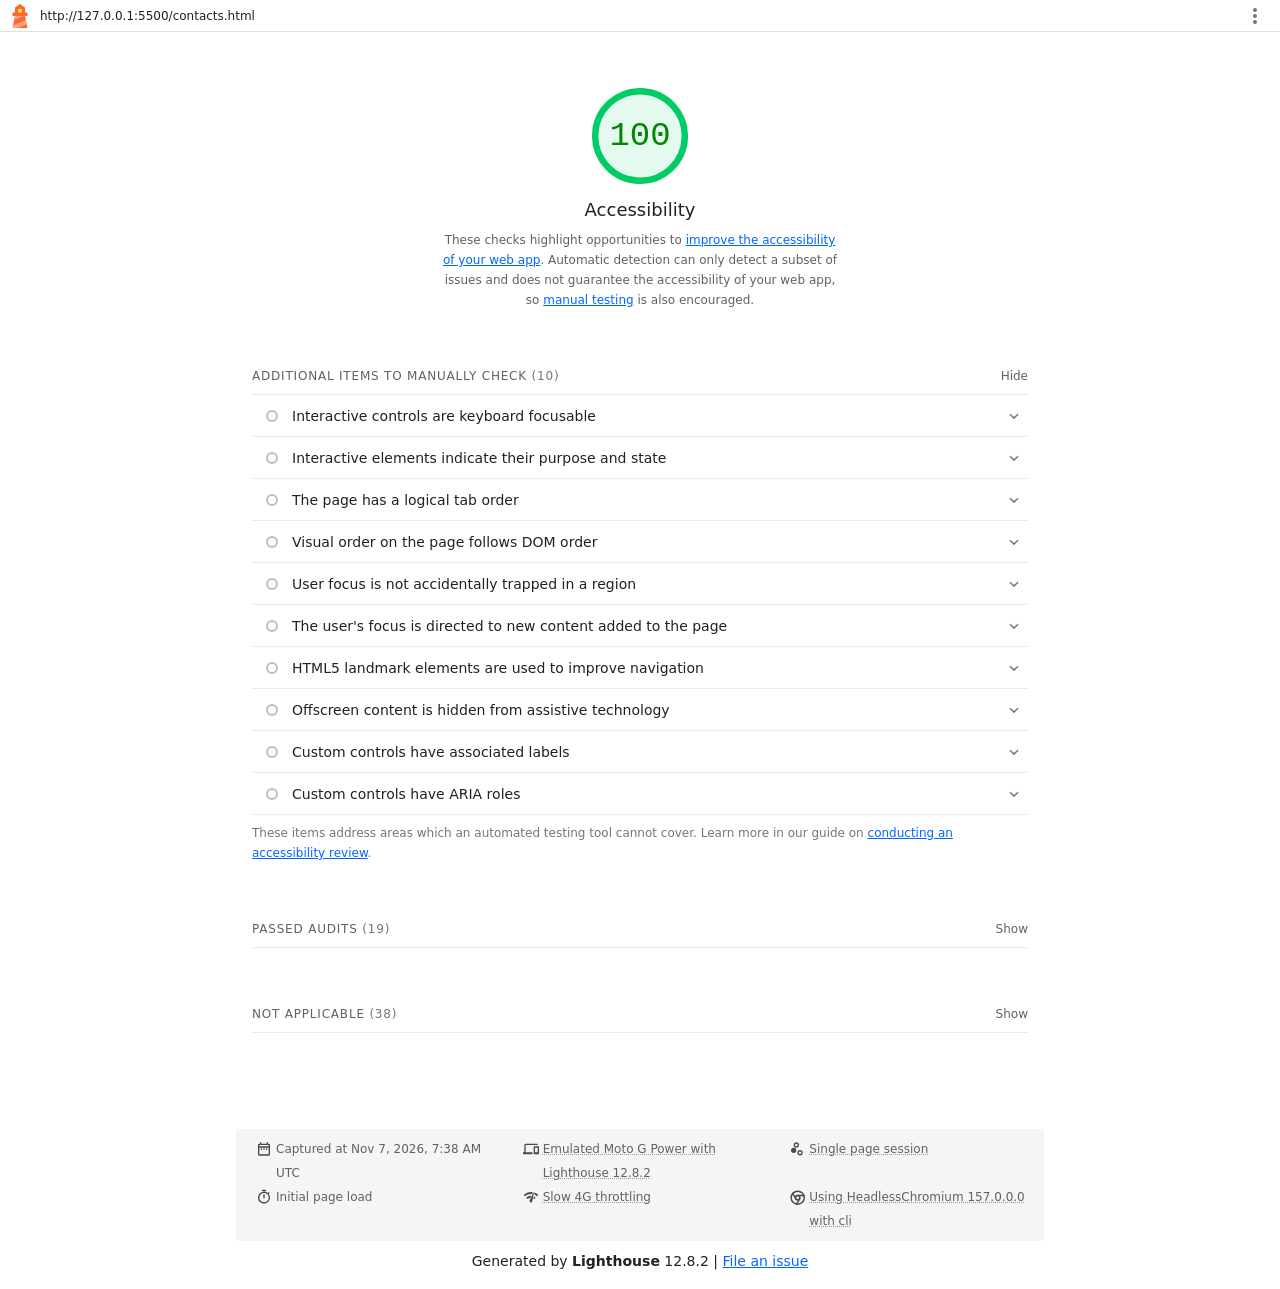
<file: lighthouse/contacts-accessibility.html>
<!--
@license
Copyright 2018 Google LLC
SPDX-License-Identifier: Apache-2.0
-->
<!doctype html>
<html lang="en">
<head>
  <meta charset="utf-8">
  <meta name="viewport" content="width=device-width, initial-scale=1, minimum-scale=1">
  <link rel="icon" href='data:image/svg+xml;utf8,<svg fill="none" xmlns="http://www.w3.org/2000/svg" viewBox="0 0 48 48"><path d="m14 7 10-7 10 7v10h5v7h-5l5 24H9l5-24H9v-7h5V7Z" fill="%23F63"/><path d="M31.561 24H14l-1.689 8.105L31.561 24ZM18.983 48H9l1.022-4.907L35.723 32.27l1.663 7.98L18.983 48Z" fill="%23FFA385"/><path fill="%23FF3" d="M20.5 10h7v7h-7z"/></svg>'>
  <title>Lighthouse Report</title>
  <style>body {margin: 0}</style>
</head>
<body>
  <noscript>Lighthouse report requires JavaScript. Please enable.</noscript>

  <div id="lh-log"></div>

  <script>window.__LIGHTHOUSE_JSON__ = {"lighthouseVersion":"12.8.2","requestedUrl":"http://127.0.0.1:5500/contacts.html","mainDocumentUrl":"http://127.0.0.1:5500/contacts.html","finalDisplayedUrl":"http://127.0.0.1:5500/contacts.html","finalUrl":"http://127.0.0.1:5500/contacts.html","fetchTime":"2026-11-07T07:38:50.814Z","gatherMode":"navigation","runWarnings":[],"userAgent":"Mozilla/5.0 (Macintosh; Intel Mac OS X 10_15_7) AppleWebKit/537.36 (KHTML, like Gecko) HeadlessChrome/157.0.0.0 Safari/537.36","environment":{"networkUserAgent":"Mozilla/5.0 (Linux; Android 11; moto g power (2022)) AppleWebKit/537.36 (KHTML, like Gecko) Chrome/136.0.0.0 Mobile Safari/537.36","hostUserAgent":"Mozilla/5.0 (Macintosh; Intel Mac OS X 10_15_7) AppleWebKit/537.36 (KHTML, like Gecko) HeadlessChrome/157.0.0.0 Safari/537.36","benchmarkIndex":4201,"credits":{"axe-core":"4.14.0"}},"audits":{"accesskeys":{"id":"accesskeys","title":"`[accesskey]` values are unique","description":"Access keys let users quickly focus a part of the page. For proper navigation, each access key must be unique. [Learn more about access keys](https://dequeuniversity.com/rules/axe/4.10/accesskeys).","score":null,"scoreDisplayMode":"notApplicable"},"aria-allowed-attr":{"id":"aria-allowed-attr","title":"`[aria-*]` attributes match their roles","description":"Each ARIA `role` supports a specific subset of `aria-*` attributes. Mismatching these invalidates the `aria-*` attributes. [Learn how to match ARIA attributes to their roles](https://dequeuniversity.com/rules/axe/4.10/aria-allowed-attr).","score":1,"scoreDisplayMode":"binary","details":{"type":"table","headings":[{"key":"node","valueType":"node","subItemsHeading":{"key":"relatedNode","valueType":"node"},"label":"Failing Elements"}],"items":[]}},"aria-allowed-role":{"id":"aria-allowed-role","title":"Uses ARIA roles only on compatible elements","description":"Many HTML elements can only be assigned certain ARIA roles. Using ARIA roles where they are not allowed can interfere with the accessibility of the web page. [Learn more about ARIA roles](https://dequeuniversity.com/rules/axe/4.10/aria-allowed-role).","score":null,"scoreDisplayMode":"notApplicable"},"aria-command-name":{"id":"aria-command-name","title":"`button`, `link`, and `menuitem` elements have accessible names","description":"When an element doesn't have an accessible name, screen readers announce it with a generic name, making it unusable for users who rely on screen readers. [Learn how to make command elements more accessible](https://dequeuniversity.com/rules/axe/4.10/aria-command-name).","score":null,"scoreDisplayMode":"notApplicable"},"aria-conditional-attr":{"id":"aria-conditional-attr","title":"ARIA attributes are used as specified for the element's role","description":"Some ARIA attributes are only allowed on an element under certain conditions. [Learn more about conditional ARIA attributes](https://dequeuniversity.com/rules/axe/4.10/aria-conditional-attr).","score":1,"scoreDisplayMode":"binary","details":{"type":"table","headings":[{"key":"node","valueType":"node","subItemsHeading":{"key":"relatedNode","valueType":"node"},"label":"Failing Elements"}],"items":[]}},"aria-deprecated-role":{"id":"aria-deprecated-role","title":"Deprecated ARIA roles were not used","description":"Deprecated ARIA roles may not be processed correctly by assistive technology. [Learn more about deprecated ARIA roles](https://dequeuniversity.com/rules/axe/4.10/aria-deprecated-role).","score":null,"scoreDisplayMode":"notApplicable"},"aria-dialog-name":{"id":"aria-dialog-name","title":"Elements with `role=\"dialog\"` or `role=\"alertdialog\"` have accessible names.","description":"ARIA dialog elements without accessible names may prevent screen readers users from discerning the purpose of these elements. [Learn how to make ARIA dialog elements more accessible](https://dequeuniversity.com/rules/axe/4.10/aria-dialog-name).","score":null,"scoreDisplayMode":"notApplicable"},"aria-hidden-body":{"id":"aria-hidden-body","title":"`[aria-hidden=\"true\"]` is not present on the document `\u003cbody>`","description":"Assistive technologies, like screen readers, work inconsistently when `aria-hidden=\"true\"` is set on the document `\u003cbody>`. [Learn how `aria-hidden` affects the document body](https://dequeuniversity.com/rules/axe/4.10/aria-hidden-body).","score":1,"scoreDisplayMode":"binary","details":{"type":"table","headings":[{"key":"node","valueType":"node","subItemsHeading":{"key":"relatedNode","valueType":"node"},"label":"Failing Elements"}],"items":[]}},"aria-hidden-focus":{"id":"aria-hidden-focus","title":"`[aria-hidden=\"true\"]` elements do not contain focusable descendents","description":"Focusable descendents within an `[aria-hidden=\"true\"]` element prevent those interactive elements from being available to users of assistive technologies like screen readers. [Learn how `aria-hidden` affects focusable elements](https://dequeuniversity.com/rules/axe/4.10/aria-hidden-focus).","score":null,"scoreDisplayMode":"notApplicable"},"aria-input-field-name":{"id":"aria-input-field-name","title":"ARIA input fields have accessible names","description":"When an input field doesn't have an accessible name, screen readers announce it with a generic name, making it unusable for users who rely on screen readers. [Learn more about input field labels](https://dequeuniversity.com/rules/axe/4.10/aria-input-field-name).","score":null,"scoreDisplayMode":"notApplicable"},"aria-meter-name":{"id":"aria-meter-name","title":"ARIA `meter` elements have accessible names","description":"When a meter element doesn't have an accessible name, screen readers announce it with a generic name, making it unusable for users who rely on screen readers. [Learn how to name `meter` elements](https://dequeuniversity.com/rules/axe/4.10/aria-meter-name).","score":null,"scoreDisplayMode":"notApplicable"},"aria-progressbar-name":{"id":"aria-progressbar-name","title":"ARIA `progressbar` elements have accessible names","description":"When a `progressbar` element doesn't have an accessible name, screen readers announce it with a generic name, making it unusable for users who rely on screen readers. [Learn how to label `progressbar` elements](https://dequeuniversity.com/rules/axe/4.10/aria-progressbar-name).","score":null,"scoreDisplayMode":"notApplicable"},"aria-prohibited-attr":{"id":"aria-prohibited-attr","title":"Elements use only permitted ARIA attributes","description":"Using ARIA attributes in roles where they are prohibited can mean that important information is not communicated to users of assistive technologies. [Learn more about prohibited ARIA roles](https://dequeuniversity.com/rules/axe/4.10/aria-prohibited-attr).","score":1,"scoreDisplayMode":"binary","details":{"type":"table","headings":[{"key":"node","valueType":"node","subItemsHeading":{"key":"relatedNode","valueType":"node"},"label":"Failing Elements"}],"items":[]}},"aria-required-attr":{"id":"aria-required-attr","title":"`[role]`s have all required `[aria-*]` attributes","description":"Some ARIA roles have required attributes that describe the state of the element to screen readers. [Learn more about roles and required attributes](https://dequeuniversity.com/rules/axe/4.10/aria-required-attr).","score":null,"scoreDisplayMode":"notApplicable"},"aria-required-children":{"id":"aria-required-children","title":"Elements with an ARIA `[role]` that require children to contain a specific `[role]` have all required children.","description":"Some ARIA parent roles must contain specific child roles to perform their intended accessibility functions. [Learn more about roles and required children elements](https://dequeuniversity.com/rules/axe/4.10/aria-required-children).","score":null,"scoreDisplayMode":"notApplicable"},"aria-required-parent":{"id":"aria-required-parent","title":"`[role]`s are contained by their required parent element","description":"Some ARIA child roles must be contained by specific parent roles to properly perform their intended accessibility functions. [Learn more about ARIA roles and required parent element](https://dequeuniversity.com/rules/axe/4.10/aria-required-parent).","score":null,"scoreDisplayMode":"notApplicable"},"aria-roles":{"id":"aria-roles","title":"`[role]` values are valid","description":"ARIA roles must have valid values in order to perform their intended accessibility functions. [Learn more about valid ARIA roles](https://dequeuniversity.com/rules/axe/4.10/aria-roles).","score":null,"scoreDisplayMode":"notApplicable"},"aria-text":{"id":"aria-text","title":"Elements with the `role=text` attribute do not have focusable descendents.","description":"Adding `role=text` around a text node split by markup enables VoiceOver to treat it as one phrase, but the element's focusable descendents will not be announced. [Learn more about the `role=text` attribute](https://dequeuniversity.com/rules/axe/4.10/aria-text).","score":null,"scoreDisplayMode":"notApplicable"},"aria-toggle-field-name":{"id":"aria-toggle-field-name","title":"ARIA toggle fields have accessible names","description":"When a toggle field doesn't have an accessible name, screen readers announce it with a generic name, making it unusable for users who rely on screen readers. [Learn more about toggle fields](https://dequeuniversity.com/rules/axe/4.10/aria-toggle-field-name).","score":null,"scoreDisplayMode":"notApplicable"},"aria-tooltip-name":{"id":"aria-tooltip-name","title":"ARIA `tooltip` elements have accessible names","description":"When a tooltip element doesn't have an accessible name, screen readers announce it with a generic name, making it unusable for users who rely on screen readers. [Learn how to name `tooltip` elements](https://dequeuniversity.com/rules/axe/4.10/aria-tooltip-name).","score":null,"scoreDisplayMode":"notApplicable"},"aria-treeitem-name":{"id":"aria-treeitem-name","title":"ARIA `treeitem` elements have accessible names","description":"When a `treeitem` element doesn't have an accessible name, screen readers announce it with a generic name, making it unusable for users who rely on screen readers. [Learn more about labeling `treeitem` elements](https://dequeuniversity.com/rules/axe/4.10/aria-treeitem-name).","score":null,"scoreDisplayMode":"notApplicable"},"aria-valid-attr-value":{"id":"aria-valid-attr-value","title":"`[aria-*]` attributes have valid values","description":"Assistive technologies, like screen readers, can't interpret ARIA attributes with invalid values. [Learn more about valid values for ARIA attributes](https://dequeuniversity.com/rules/axe/4.10/aria-valid-attr-value).","score":1,"scoreDisplayMode":"binary","details":{"type":"table","headings":[{"key":"node","valueType":"node","subItemsHeading":{"key":"relatedNode","valueType":"node"},"label":"Failing Elements"}],"items":[]}},"aria-valid-attr":{"id":"aria-valid-attr","title":"`[aria-*]` attributes are valid and not misspelled","description":"Assistive technologies, like screen readers, can't interpret ARIA attributes with invalid names. [Learn more about valid ARIA attributes](https://dequeuniversity.com/rules/axe/4.10/aria-valid-attr).","score":1,"scoreDisplayMode":"binary","details":{"type":"table","headings":[{"key":"node","valueType":"node","subItemsHeading":{"key":"relatedNode","valueType":"node"},"label":"Failing Elements"}],"items":[]}},"button-name":{"id":"button-name","title":"Buttons have an accessible name","description":"When a button doesn't have an accessible name, screen readers announce it as \"button\", making it unusable for users who rely on screen readers. [Learn how to make buttons more accessible](https://dequeuniversity.com/rules/axe/4.10/button-name).","score":null,"scoreDisplayMode":"notApplicable"},"bypass":{"id":"bypass","title":"The page contains a heading, skip link, or landmark region","description":"Adding ways to bypass repetitive content lets keyboard users navigate the page more efficiently. [Learn more about bypass blocks](https://dequeuniversity.com/rules/axe/4.10/bypass).","score":null,"scoreDisplayMode":"notApplicable"},"color-contrast":{"id":"color-contrast","title":"Background and foreground colors have a sufficient contrast ratio","description":"Low-contrast text is difficult or impossible for many users to read. [Learn how to provide sufficient color contrast](https://dequeuniversity.com/rules/axe/4.10/color-contrast).","score":1,"scoreDisplayMode":"binary","details":{"type":"table","headings":[{"key":"node","valueType":"node","subItemsHeading":{"key":"relatedNode","valueType":"node"},"label":"Failing Elements"}],"items":[]}},"definition-list":{"id":"definition-list","title":"`\u003cdl>`'s contain only properly-ordered `\u003cdt>` and `\u003cdd>` groups, `\u003cscript>`, `\u003ctemplate>` or `\u003cdiv>` elements.","description":"When definition lists are not properly marked up, screen readers may produce confusing or inaccurate output. [Learn how to structure definition lists correctly](https://dequeuniversity.com/rules/axe/4.10/definition-list).","score":null,"scoreDisplayMode":"notApplicable"},"dlitem":{"id":"dlitem","title":"Definition list items are wrapped in `\u003cdl>` elements","description":"Definition list items (`\u003cdt>` and `\u003cdd>`) must be wrapped in a parent `\u003cdl>` element to ensure that screen readers can properly announce them. [Learn how to structure definition lists correctly](https://dequeuniversity.com/rules/axe/4.10/dlitem).","score":null,"scoreDisplayMode":"notApplicable"},"document-title":{"id":"document-title","title":"Document has a `\u003ctitle>` element","description":"The title gives screen reader users an overview of the page, and search engine users rely on it heavily to determine if a page is relevant to their search. [Learn more about document titles](https://dequeuniversity.com/rules/axe/4.10/document-title).","score":1,"scoreDisplayMode":"binary","details":{"type":"table","headings":[{"key":"node","valueType":"node","subItemsHeading":{"key":"relatedNode","valueType":"node"},"label":"Failing Elements"}],"items":[]}},"duplicate-id-aria":{"id":"duplicate-id-aria","title":"ARIA IDs are unique","description":"The value of an ARIA ID must be unique to prevent other instances from being overlooked by assistive technologies. [Learn how to fix duplicate ARIA IDs](https://dequeuniversity.com/rules/axe/4.10/duplicate-id-aria).","score":null,"scoreDisplayMode":"notApplicable"},"empty-heading":{"id":"empty-heading","title":"All heading elements contain content.","description":"A heading with no content or inaccessible text prevent screen reader users from accessing information on the page's structure. [Learn more about headings](https://dequeuniversity.com/rules/axe/4.10/empty-heading).","score":null,"scoreDisplayMode":"notApplicable"},"form-field-multiple-labels":{"id":"form-field-multiple-labels","title":"No form fields have multiple labels","description":"Form fields with multiple labels can be confusingly announced by assistive technologies like screen readers which use either the first, the last, or all of the labels. [Learn how to use form labels](https://dequeuniversity.com/rules/axe/4.10/form-field-multiple-labels).","score":null,"scoreDisplayMode":"notApplicable"},"frame-title":{"id":"frame-title","title":"`\u003cframe>` or `\u003ciframe>` elements have a title","description":"Screen reader users rely on frame titles to describe the contents of frames. [Learn more about frame titles](https://dequeuniversity.com/rules/axe/4.10/frame-title).","score":null,"scoreDisplayMode":"notApplicable"},"heading-order":{"id":"heading-order","title":"Heading elements appear in a sequentially-descending order","description":"Properly ordered headings that do not skip levels convey the semantic structure of the page, making it easier to navigate and understand when using assistive technologies. [Learn more about heading order](https://dequeuniversity.com/rules/axe/4.10/heading-order).","score":1,"scoreDisplayMode":"binary","details":{"type":"table","headings":[{"key":"node","valueType":"node","subItemsHeading":{"key":"relatedNode","valueType":"node"},"label":"Failing Elements"}],"items":[]}},"html-has-lang":{"id":"html-has-lang","title":"`\u003chtml>` element has a `[lang]` attribute","description":"If a page doesn't specify a `lang` attribute, a screen reader assumes that the page is in the default language that the user chose when setting up the screen reader. If the page isn't actually in the default language, then the screen reader might not announce the page's text correctly. [Learn more about the `lang` attribute](https://dequeuniversity.com/rules/axe/4.10/html-has-lang).","score":1,"scoreDisplayMode":"binary","details":{"type":"table","headings":[{"key":"node","valueType":"node","subItemsHeading":{"key":"relatedNode","valueType":"node"},"label":"Failing Elements"}],"items":[]}},"html-lang-valid":{"id":"html-lang-valid","title":"`\u003chtml>` element has a valid value for its `[lang]` attribute","description":"Specifying a valid [BCP 47 language](https://www.w3.org/International/questions/qa-choosing-language-tags#question) helps screen readers announce text properly. [Learn how to use the `lang` attribute](https://dequeuniversity.com/rules/axe/4.10/html-lang-valid).","score":1,"scoreDisplayMode":"binary","details":{"type":"table","headings":[{"key":"node","valueType":"node","subItemsHeading":{"key":"relatedNode","valueType":"node"},"label":"Failing Elements"}],"items":[]}},"html-xml-lang-mismatch":{"id":"html-xml-lang-mismatch","title":"`\u003chtml>` element has an `[xml:lang]` attribute with the same base language as the `[lang]` attribute.","description":"If the webpage does not specify a consistent language, then the screen reader might not announce the page's text correctly. [Learn more about the `lang` attribute](https://dequeuniversity.com/rules/axe/4.10/html-xml-lang-mismatch).","score":null,"scoreDisplayMode":"notApplicable"},"identical-links-same-purpose":{"id":"identical-links-same-purpose","title":"Identical links have the same purpose.","description":"Links with the same destination should have the same description, to help users understand the link's purpose and decide whether to follow it. [Learn more about identical links](https://dequeuniversity.com/rules/axe/4.10/identical-links-same-purpose).","score":null,"scoreDisplayMode":"notApplicable"},"image-alt":{"id":"image-alt","title":"Image elements have `[alt]` attributes","description":"Informative elements should aim for short, descriptive alternate text. Decorative elements can be ignored with an empty alt attribute. [Learn more about the `alt` attribute](https://dequeuniversity.com/rules/axe/4.10/image-alt).","score":null,"scoreDisplayMode":"notApplicable"},"image-redundant-alt":{"id":"image-redundant-alt","title":"Image elements do not have `[alt]` attributes that are redundant text.","description":"Informative elements should aim for short, descriptive alternative text. Alternative text that is exactly the same as the text adjacent to the link or image is potentially confusing for screen reader users, because the text will be read twice. [Learn more about the `alt` attribute](https://dequeuniversity.com/rules/axe/4.10/image-redundant-alt).","score":null,"scoreDisplayMode":"notApplicable"},"input-button-name":{"id":"input-button-name","title":"Input buttons have discernible text.","description":"Adding discernable and accessible text to input buttons may help screen reader users understand the purpose of the input button. [Learn more about input buttons](https://dequeuniversity.com/rules/axe/4.10/input-button-name).","score":null,"scoreDisplayMode":"notApplicable"},"input-image-alt":{"id":"input-image-alt","title":"`\u003cinput type=\"image\">` elements have `[alt]` text","description":"When an image is being used as an `\u003cinput>` button, providing alternative text can help screen reader users understand the purpose of the button. [Learn about input image alt text](https://dequeuniversity.com/rules/axe/4.10/input-image-alt).","score":null,"scoreDisplayMode":"notApplicable"},"label-content-name-mismatch":{"id":"label-content-name-mismatch","title":"Elements with visible text labels have matching accessible names.","description":"Visible text labels that do not match the accessible name can result in a confusing experience for screen reader users. [Learn more about accessible names](https://dequeuniversity.com/rules/axe/4.10/label-content-name-mismatch).","score":1,"scoreDisplayMode":"binary","details":{"type":"table","headings":[{"key":"node","valueType":"node","subItemsHeading":{"key":"relatedNode","valueType":"node"},"label":"Failing Elements"}],"items":[]}},"label":{"id":"label","title":"Form elements have associated labels","description":"Labels ensure that form controls are announced properly by assistive technologies, like screen readers. [Learn more about form element labels](https://dequeuniversity.com/rules/axe/4.10/label).","score":null,"scoreDisplayMode":"notApplicable"},"landmark-one-main":{"id":"landmark-one-main","title":"Document has a main landmark.","description":"One main landmark helps screen reader users navigate a web page. [Learn more about landmarks](https://dequeuniversity.com/rules/axe/4.10/landmark-one-main).","score":null,"scoreDisplayMode":"notApplicable"},"link-name":{"id":"link-name","title":"Links have a discernible name","description":"Link text (and alternate text for images, when used as links) that is discernible, unique, and focusable improves the navigation experience for screen reader users. [Learn how to make links accessible](https://dequeuniversity.com/rules/axe/4.10/link-name).","score":1,"scoreDisplayMode":"binary","details":{"type":"table","headings":[{"key":"node","valueType":"node","subItemsHeading":{"key":"relatedNode","valueType":"node"},"label":"Failing Elements"}],"items":[]}},"link-in-text-block":{"id":"link-in-text-block","title":"Links are distinguishable without relying on color.","description":"Low-contrast text is difficult or impossible for many users to read. Link text that is discernible improves the experience for users with low vision. [Learn how to make links distinguishable](https://dequeuniversity.com/rules/axe/4.10/link-in-text-block).","score":1,"scoreDisplayMode":"binary","details":{"type":"table","headings":[{"key":"node","valueType":"node","subItemsHeading":{"key":"relatedNode","valueType":"node"},"label":"Failing Elements"}],"items":[]}},"list":{"id":"list","title":"Lists contain only `\u003cli>` elements and script supporting elements (`\u003cscript>` and `\u003ctemplate>`).","description":"Screen readers have a specific way of announcing lists. Ensuring proper list structure aids screen reader output. [Learn more about proper list structure](https://dequeuniversity.com/rules/axe/4.10/list).","score":1,"scoreDisplayMode":"binary","details":{"type":"table","headings":[{"key":"node","valueType":"node","subItemsHeading":{"key":"relatedNode","valueType":"node"},"label":"Failing Elements"}],"items":[]}},"listitem":{"id":"listitem","title":"List items (`\u003cli>`) are contained within `\u003cul>`, `\u003col>` or `\u003cmenu>` parent elements","description":"Screen readers require list items (`\u003cli>`) to be contained within a parent `\u003cul>`, `\u003col>` or `\u003cmenu>` to be announced properly. [Learn more about proper list structure](https://dequeuniversity.com/rules/axe/4.10/listitem).","score":1,"scoreDisplayMode":"binary","details":{"type":"table","headings":[{"key":"node","valueType":"node","subItemsHeading":{"key":"relatedNode","valueType":"node"},"label":"Failing Elements"}],"items":[]}},"meta-refresh":{"id":"meta-refresh","title":"The document does not use `\u003cmeta http-equiv=\"refresh\">`","description":"Users do not expect a page to refresh automatically, and doing so will move focus back to the top of the page. This may create a frustrating or confusing experience. [Learn more about the refresh meta tag](https://dequeuniversity.com/rules/axe/4.10/meta-refresh).","score":null,"scoreDisplayMode":"notApplicable"},"meta-viewport":{"id":"meta-viewport","title":"`[user-scalable=\"no\"]` is not used in the `\u003cmeta name=\"viewport\">` element and the `[maximum-scale]` attribute is not less than 5.","description":"Disabling zooming is problematic for users with low vision who rely on screen magnification to properly see the contents of a web page. [Learn more about the viewport meta tag](https://dequeuniversity.com/rules/axe/4.10/meta-viewport).","score":1,"scoreDisplayMode":"binary","details":{"type":"table","headings":[{"key":"node","valueType":"node","subItemsHeading":{"key":"relatedNode","valueType":"node"},"label":"Failing Elements"}],"items":[]}},"object-alt":{"id":"object-alt","title":"`\u003cobject>` elements have alternate text","description":"Screen readers cannot translate non-text content. Adding alternate text to `\u003cobject>` elements helps screen readers convey meaning to users. [Learn more about alt text for `object` elements](https://dequeuniversity.com/rules/axe/4.10/object-alt).","score":null,"scoreDisplayMode":"notApplicable"},"select-name":{"id":"select-name","title":"Select elements have associated label elements.","description":"Form elements without effective labels can create frustrating experiences for screen reader users. [Learn more about the `select` element](https://dequeuniversity.com/rules/axe/4.10/select-name).","score":null,"scoreDisplayMode":"notApplicable"},"skip-link":{"id":"skip-link","title":"Skip links are focusable.","description":"Including a skip link can help users skip to the main content to save time. [Learn more about skip links](https://dequeuniversity.com/rules/axe/4.10/skip-link).","score":1,"scoreDisplayMode":"binary","details":{"type":"table","headings":[{"key":"node","valueType":"node","subItemsHeading":{"key":"relatedNode","valueType":"node"},"label":"Failing Elements"}],"items":[]}},"tabindex":{"id":"tabindex","title":"No element has a `[tabindex]` value greater than 0","description":"A value greater than 0 implies an explicit navigation ordering. Although technically valid, this often creates frustrating experiences for users who rely on assistive technologies. [Learn more about the `tabindex` attribute](https://dequeuniversity.com/rules/axe/4.10/tabindex).","score":1,"scoreDisplayMode":"binary","details":{"type":"table","headings":[{"key":"node","valueType":"node","subItemsHeading":{"key":"relatedNode","valueType":"node"},"label":"Failing Elements"}],"items":[]}},"table-duplicate-name":{"id":"table-duplicate-name","title":"Tables have different content in the summary attribute and `\u003ccaption>`.","description":"The summary attribute should describe the table structure, while `\u003ccaption>` should have the onscreen title. Accurate table mark-up helps users of screen readers. [Learn more about summary and caption](https://dequeuniversity.com/rules/axe/4.10/table-duplicate-name).","score":null,"scoreDisplayMode":"notApplicable"},"table-fake-caption":{"id":"table-fake-caption","title":"Tables use `\u003ccaption>` instead of cells with the `[colspan]` attribute to indicate a caption.","description":"Screen readers have features to make navigating tables easier. Ensuring that tables use the actual caption element instead of cells with the `[colspan]` attribute may improve the experience for screen reader users. [Learn more about captions](https://dequeuniversity.com/rules/axe/4.10/table-fake-caption).","score":null,"scoreDisplayMode":"notApplicable"},"target-size":{"id":"target-size","title":"Touch targets have sufficient size and spacing.","description":"Touch targets with sufficient size and spacing help users who may have difficulty targeting small controls to activate the targets. [Learn more about touch targets](https://dequeuniversity.com/rules/axe/4.10/target-size).","score":1,"scoreDisplayMode":"binary","details":{"type":"table","headings":[{"key":"node","valueType":"node","subItemsHeading":{"key":"relatedNode","valueType":"node"},"label":"Failing Elements"}],"items":[]}},"td-has-header":{"id":"td-has-header","title":"`\u003ctd>` elements in a large `\u003ctable>` have one or more table headers.","description":"Screen readers have features to make navigating tables easier. Ensuring that `\u003ctd>` elements in a large table (3 or more cells in width and height) have an associated table header may improve the experience for screen reader users. [Learn more about table headers](https://dequeuniversity.com/rules/axe/4.10/td-has-header).","score":null,"scoreDisplayMode":"notApplicable"},"td-headers-attr":{"id":"td-headers-attr","title":"Cells in a `\u003ctable>` element that use the `[headers]` attribute refer to table cells within the same table.","description":"Screen readers have features to make navigating tables easier. Ensuring `\u003ctd>` cells using the `[headers]` attribute only refer to other cells in the same table may improve the experience for screen reader users. [Learn more about the `headers` attribute](https://dequeuniversity.com/rules/axe/4.10/td-headers-attr).","score":null,"scoreDisplayMode":"notApplicable"},"th-has-data-cells":{"id":"th-has-data-cells","title":"`\u003cth>` elements and elements with `[role=\"columnheader\"/\"rowheader\"]` have data cells they describe.","description":"Screen readers have features to make navigating tables easier. Ensuring table headers always refer to some set of cells may improve the experience for screen reader users. [Learn more about table headers](https://dequeuniversity.com/rules/axe/4.10/th-has-data-cells).","score":null,"scoreDisplayMode":"notApplicable"},"valid-lang":{"id":"valid-lang","title":"`[lang]` attributes have a valid value","description":"Specifying a valid [BCP 47 language](https://www.w3.org/International/questions/qa-choosing-language-tags#question) on elements helps ensure that text is pronounced correctly by a screen reader. [Learn how to use the `lang` attribute](https://dequeuniversity.com/rules/axe/4.10/valid-lang).","score":null,"scoreDisplayMode":"notApplicable"},"video-caption":{"id":"video-caption","title":"`\u003cvideo>` elements contain a `\u003ctrack>` element with `[kind=\"captions\"]`","description":"When a video provides a caption it is easier for deaf and hearing impaired users to access its information. [Learn more about video captions](https://dequeuniversity.com/rules/axe/4.10/video-caption).","score":null,"scoreDisplayMode":"notApplicable"},"custom-controls-labels":{"id":"custom-controls-labels","title":"Custom controls have associated labels","description":"Custom interactive controls have associated labels, provided by aria-label or aria-labelledby. [Learn more about custom controls and labels](https://developer.chrome.com/docs/lighthouse/accessibility/custom-controls-labels/).","score":null,"scoreDisplayMode":"manual"},"custom-controls-roles":{"id":"custom-controls-roles","title":"Custom controls have ARIA roles","description":"Custom interactive controls have appropriate ARIA roles. [Learn how to add roles to custom controls](https://developer.chrome.com/docs/lighthouse/accessibility/custom-control-roles/).","score":null,"scoreDisplayMode":"manual"},"focus-traps":{"id":"focus-traps","title":"User focus is not accidentally trapped in a region","description":"A user can tab into and out of any control or region without accidentally trapping their focus. [Learn how to avoid focus traps](https://developer.chrome.com/docs/lighthouse/accessibility/focus-traps/).","score":null,"scoreDisplayMode":"manual"},"focusable-controls":{"id":"focusable-controls","title":"Interactive controls are keyboard focusable","description":"Custom interactive controls are keyboard focusable and display a focus indicator. [Learn how to make custom controls focusable](https://developer.chrome.com/docs/lighthouse/accessibility/focusable-controls/).","score":null,"scoreDisplayMode":"manual"},"interactive-element-affordance":{"id":"interactive-element-affordance","title":"Interactive elements indicate their purpose and state","description":"Interactive elements, such as links and buttons, should indicate their state and be distinguishable from non-interactive elements. [Learn how to decorate interactive elements with affordance hints](https://developer.chrome.com/docs/lighthouse/accessibility/interactive-element-affordance/).","score":null,"scoreDisplayMode":"manual"},"logical-tab-order":{"id":"logical-tab-order","title":"The page has a logical tab order","description":"Tabbing through the page follows the visual layout. Users cannot focus elements that are offscreen. [Learn more about logical tab ordering](https://developer.chrome.com/docs/lighthouse/accessibility/logical-tab-order/).","score":null,"scoreDisplayMode":"manual"},"managed-focus":{"id":"managed-focus","title":"The user's focus is directed to new content added to the page","description":"If new content, such as a dialog, is added to the page, the user's focus is directed to it. [Learn how to direct focus to new content](https://developer.chrome.com/docs/lighthouse/accessibility/managed-focus/).","score":null,"scoreDisplayMode":"manual"},"offscreen-content-hidden":{"id":"offscreen-content-hidden","title":"Offscreen content is hidden from assistive technology","description":"Offscreen content is hidden with display: none or aria-hidden=true. [Learn how to properly hide offscreen content](https://developer.chrome.com/docs/lighthouse/accessibility/offscreen-content-hidden/).","score":null,"scoreDisplayMode":"manual"},"use-landmarks":{"id":"use-landmarks","title":"HTML5 landmark elements are used to improve navigation","description":"Landmark elements (`\u003cmain>`, `\u003cnav>`, etc.) are used to improve the keyboard navigation of the page for assistive technology. [Learn more about landmark elements](https://developer.chrome.com/docs/lighthouse/accessibility/use-landmarks/).","score":null,"scoreDisplayMode":"manual"},"visual-order-follows-dom":{"id":"visual-order-follows-dom","title":"Visual order on the page follows DOM order","description":"DOM order matches the visual order, improving navigation for assistive technology. [Learn more about DOM and visual ordering](https://developer.chrome.com/docs/lighthouse/accessibility/visual-order-follows-dom/).","score":null,"scoreDisplayMode":"manual"}},"configSettings":{"output":["html","json"],"maxWaitForFcp":30000,"maxWaitForLoad":45000,"pauseAfterFcpMs":1000,"pauseAfterLoadMs":1000,"networkQuietThresholdMs":1000,"cpuQuietThresholdMs":1000,"formFactor":"mobile","throttling":{"rttMs":150,"throughputKbps":1638.4,"requestLatencyMs":562.5,"downloadThroughputKbps":1474.5600000000002,"uploadThroughputKbps":675,"cpuSlowdownMultiplier":4},"throttlingMethod":"simulate","screenEmulation":{"mobile":true,"width":412,"height":823,"deviceScaleFactor":1.75,"disabled":false},"emulatedUserAgent":"Mozilla/5.0 (Linux; Android 11; moto g power (2022)) AppleWebKit/537.36 (KHTML, like Gecko) Chrome/136.0.0.0 Mobile Safari/537.36","auditMode":false,"gatherMode":false,"clearStorageTypes":["file_systems","shader_cache","service_workers","cache_storage"],"disableStorageReset":false,"debugNavigation":false,"channel":"cli","usePassiveGathering":false,"disableFullPageScreenshot":false,"skipAboutBlank":false,"blankPage":"about:blank","ignoreStatusCode":false,"locale":"en-US","blockedUrlPatterns":null,"additionalTraceCategories":null,"extraHeaders":null,"precomputedLanternData":null,"onlyAudits":null,"onlyCategories":["accessibility"],"skipAudits":null},"categories":{"accessibility":{"title":"Accessibility","description":"These checks highlight opportunities to [improve the accessibility of your web app](https://developer.chrome.com/docs/lighthouse/accessibility/). Automatic detection can only detect a subset of issues and does not guarantee the accessibility of your web app, so [manual testing](https://web.dev/articles/how-to-review) is also encouraged.","manualDescription":"These items address areas which an automated testing tool cannot cover. Learn more in our guide on [conducting an accessibility review](https://web.dev/articles/how-to-review).","supportedModes":["navigation","snapshot"],"auditRefs":[{"id":"accesskeys","weight":0,"group":"a11y-navigation"},{"id":"aria-allowed-attr","weight":10,"group":"a11y-aria"},{"id":"aria-allowed-role","weight":0,"group":"a11y-aria"},{"id":"aria-command-name","weight":0,"group":"a11y-aria"},{"id":"aria-conditional-attr","weight":7,"group":"a11y-aria"},{"id":"aria-deprecated-role","weight":0,"group":"a11y-aria"},{"id":"aria-dialog-name","weight":0,"group":"a11y-aria"},{"id":"aria-hidden-body","weight":10,"group":"a11y-aria"},{"id":"aria-hidden-focus","weight":0,"group":"a11y-aria"},{"id":"aria-input-field-name","weight":0,"group":"a11y-aria"},{"id":"aria-meter-name","weight":0,"group":"a11y-aria"},{"id":"aria-progressbar-name","weight":0,"group":"a11y-aria"},{"id":"aria-prohibited-attr","weight":7,"group":"a11y-aria"},{"id":"aria-required-attr","weight":0,"group":"a11y-aria"},{"id":"aria-required-children","weight":0,"group":"a11y-aria"},{"id":"aria-required-parent","weight":0,"group":"a11y-aria"},{"id":"aria-roles","weight":0,"group":"a11y-aria"},{"id":"aria-text","weight":0,"group":"a11y-aria"},{"id":"aria-toggle-field-name","weight":0,"group":"a11y-aria"},{"id":"aria-tooltip-name","weight":0,"group":"a11y-aria"},{"id":"aria-treeitem-name","weight":0,"group":"a11y-aria"},{"id":"aria-valid-attr-value","weight":10,"group":"a11y-aria"},{"id":"aria-valid-attr","weight":10,"group":"a11y-aria"},{"id":"button-name","weight":0,"group":"a11y-names-labels"},{"id":"bypass","weight":0,"group":"a11y-navigation"},{"id":"color-contrast","weight":7,"group":"a11y-color-contrast"},{"id":"definition-list","weight":0,"group":"a11y-tables-lists"},{"id":"dlitem","weight":0,"group":"a11y-tables-lists"},{"id":"document-title","weight":7,"group":"a11y-names-labels"},{"id":"duplicate-id-aria","weight":0,"group":"a11y-aria"},{"id":"form-field-multiple-labels","weight":0,"group":"a11y-names-labels"},{"id":"frame-title","weight":0,"group":"a11y-names-labels"},{"id":"heading-order","weight":3,"group":"a11y-navigation"},{"id":"html-has-lang","weight":7,"group":"a11y-language"},{"id":"html-lang-valid","weight":7,"group":"a11y-language"},{"id":"html-xml-lang-mismatch","weight":0,"group":"a11y-language"},{"id":"image-alt","weight":0,"group":"a11y-names-labels"},{"id":"image-redundant-alt","weight":0,"group":"a11y-names-labels"},{"id":"input-button-name","weight":0,"group":"a11y-names-labels"},{"id":"input-image-alt","weight":0,"group":"a11y-names-labels"},{"id":"label","weight":0,"group":"a11y-names-labels"},{"id":"link-in-text-block","weight":7,"group":"a11y-color-contrast"},{"id":"link-name","weight":7,"group":"a11y-names-labels"},{"id":"list","weight":7,"group":"a11y-tables-lists"},{"id":"listitem","weight":7,"group":"a11y-tables-lists"},{"id":"meta-refresh","weight":0,"group":"a11y-best-practices"},{"id":"meta-viewport","weight":10,"group":"a11y-best-practices"},{"id":"object-alt","weight":0,"group":"a11y-names-labels"},{"id":"select-name","weight":0,"group":"a11y-names-labels"},{"id":"skip-link","weight":3,"group":"a11y-names-labels"},{"id":"tabindex","weight":7,"group":"a11y-navigation"},{"id":"table-duplicate-name","weight":0,"group":"a11y-tables-lists"},{"id":"target-size","weight":7,"group":"a11y-best-practices"},{"id":"td-headers-attr","weight":0,"group":"a11y-tables-lists"},{"id":"th-has-data-cells","weight":0,"group":"a11y-tables-lists"},{"id":"valid-lang","weight":0,"group":"a11y-language"},{"id":"video-caption","weight":0,"group":"a11y-audio-video"},{"id":"focusable-controls","weight":0},{"id":"interactive-element-affordance","weight":0},{"id":"logical-tab-order","weight":0},{"id":"visual-order-follows-dom","weight":0},{"id":"focus-traps","weight":0},{"id":"managed-focus","weight":0},{"id":"use-landmarks","weight":0},{"id":"offscreen-content-hidden","weight":0},{"id":"custom-controls-labels","weight":0},{"id":"custom-controls-roles","weight":0},{"id":"empty-heading","weight":0,"group":"hidden"},{"id":"identical-links-same-purpose","weight":0,"group":"hidden"},{"id":"landmark-one-main","weight":0,"group":"hidden"},{"id":"label-content-name-mismatch","weight":0,"group":"hidden"},{"id":"table-fake-caption","weight":0,"group":"hidden"},{"id":"td-has-header","weight":0,"group":"hidden"}],"id":"accessibility","score":1}},"categoryGroups":{"metrics":{"title":"Metrics"},"insights":{"title":"Insights","description":"These insights are also available in the Chrome DevTools Performance Panel - [record a trace](https://developer.chrome.com/docs/devtools/performance/reference) to view more detailed information."},"diagnostics":{"title":"Diagnostics","description":"More information about the performance of your application. These numbers don't [directly affect](https://developer.chrome.com/docs/lighthouse/performance/performance-scoring/) the Performance score."},"a11y-best-practices":{"title":"Best practices","description":"These items highlight common accessibility best practices."},"a11y-color-contrast":{"title":"Contrast","description":"These are opportunities to improve the legibility of your content."},"a11y-names-labels":{"title":"Names and labels","description":"These are opportunities to improve the semantics of the controls in your application. This may enhance the experience for users of assistive technology, like a screen reader."},"a11y-navigation":{"title":"Navigation","description":"These are opportunities to improve keyboard navigation in your application."},"a11y-aria":{"title":"ARIA","description":"These are opportunities to improve the usage of ARIA in your application which may enhance the experience for users of assistive technology, like a screen reader."},"a11y-language":{"title":"Internationalization and localization","description":"These are opportunities to improve the interpretation of your content by users in different locales."},"a11y-audio-video":{"title":"Audio and video","description":"These are opportunities to provide alternative content for audio and video. This may improve the experience for users with hearing or vision impairments."},"a11y-tables-lists":{"title":"Tables and lists","description":"These are opportunities to improve the experience of reading tabular or list data using assistive technology, like a screen reader."},"seo-mobile":{"title":"Mobile Friendly","description":"Make sure your pages are mobile friendly so users don’t have to pinch or zoom in order to read the content pages. [Learn how to make pages mobile-friendly](https://developers.google.com/search/mobile-sites/)."},"seo-content":{"title":"Content Best Practices","description":"Format your HTML in a way that enables crawlers to better understand your app’s content."},"seo-crawl":{"title":"Crawling and Indexing","description":"To appear in search results, crawlers need access to your app."},"best-practices-trust-safety":{"title":"Trust and Safety"},"best-practices-ux":{"title":"User Experience"},"best-practices-browser-compat":{"title":"Browser Compatibility"},"best-practices-general":{"title":"General"},"hidden":{"title":""}},"stackPacks":[],"entities":[{"name":"127.0.0.1","origins":["http://127.0.0.1:5500"],"isFirstParty":true,"isUnrecognized":true}],"fullPageScreenshot":{"screenshot":{"data":"[data-uri]","width":412,"height":1055},"nodes":{}},"timing":{"entries":[{"startTime":827.11,"name":"lh:config","duration":190,"entryType":"measure"},{"startTime":828.44,"name":"lh:config:resolveArtifactsToDefns","duration":21.49,"entryType":"measure"},{"startTime":1017.17,"name":"lh:runner:gather","duration":4785.27,"entryType":"measure"},{"startTime":1055.14,"name":"lh:driver:connect","duration":2.33,"entryType":"measure"},{"startTime":1057.56,"name":"lh:driver:navigate","duration":2.96,"entryType":"measure"},{"startTime":1060.63,"name":"lh:gather:getBenchmarkIndex","duration":1001.86,"entryType":"measure"},{"startTime":2062.6,"name":"lh:gather:getVersion","duration":0.48,"entryType":"measure"},{"startTime":2063.12,"name":"lh:gather:getDevicePixelRatio","duration":0.48,"entryType":"measure"},{"startTime":2065.11,"name":"lh:prepare:navigationMode","duration":30.96,"entryType":"measure"},{"startTime":2071.66,"name":"lh:storage:clearDataForOrigin","duration":18.92,"entryType":"measure"},{"startTime":2090.62,"name":"lh:storage:clearBrowserCaches","duration":4.78,"entryType":"measure"},{"startTime":2095.76,"name":"lh:gather:prepareThrottlingAndNetwork","duration":0.31,"entryType":"measure"},{"startTime":2097.67,"name":"lh:driver:navigate","duration":2352.48,"entryType":"measure"},{"startTime":4451.09,"name":"lh:computed:NetworkRecords","duration":0.33,"entryType":"measure"},{"startTime":4451.61,"name":"lh:gather:getArtifact:DevtoolsLog","duration":0.01,"entryType":"measure"},{"startTime":4451.62,"name":"lh:gather:getArtifact:Accessibility","duration":84.27,"entryType":"measure"},{"startTime":4535.99,"name":"lh:gather:getArtifact:NetworkUserAgent","duration":0.03,"entryType":"measure"},{"startTime":4536.02,"name":"lh:gather:getArtifact:Stacks","duration":3.81,"entryType":"measure"},{"startTime":4536.06,"name":"lh:gather:collectStacks","duration":3.76,"entryType":"measure"},{"startTime":4539.84,"name":"lh:gather:getArtifact:FullPageScreenshot","duration":1253.09,"entryType":"measure"},{"startTime":5802.62,"name":"lh:runner:audit","duration":76.54,"entryType":"measure"},{"startTime":5802.68,"name":"lh:runner:auditing","duration":76.3,"entryType":"measure"},{"startTime":5803.33,"name":"lh:audit:accesskeys","duration":0.58,"entryType":"measure"},{"startTime":5804.05,"name":"lh:audit:aria-allowed-attr","duration":1.93,"entryType":"measure"},{"startTime":5806.1,"name":"lh:audit:aria-allowed-role","duration":0.68,"entryType":"measure"},{"startTime":5806.93,"name":"lh:audit:aria-command-name","duration":0.56,"entryType":"measure"},{"startTime":5807.62,"name":"lh:audit:aria-conditional-attr","duration":2.36,"entryType":"measure"},{"startTime":5810.08,"name":"lh:audit:aria-deprecated-role","duration":0.37,"entryType":"measure"},{"startTime":5810.68,"name":"lh:audit:aria-dialog-name","duration":0.49,"entryType":"measure"},{"startTime":5811.27,"name":"lh:audit:aria-hidden-body","duration":1.51,"entryType":"measure"},{"startTime":5812.89,"name":"lh:audit:aria-hidden-focus","duration":0.48,"entryType":"measure"},{"startTime":5813.46,"name":"lh:audit:aria-input-field-name","duration":0.46,"entryType":"measure"},{"startTime":5814.01,"name":"lh:audit:aria-meter-name","duration":0.49,"entryType":"measure"},{"startTime":5814.59,"name":"lh:audit:aria-progressbar-name","duration":0.54,"entryType":"measure"},{"startTime":5815.24,"name":"lh:audit:aria-prohibited-attr","duration":1.31,"entryType":"measure"},{"startTime":5816.64,"name":"lh:audit:aria-required-attr","duration":0.46,"entryType":"measure"},{"startTime":5817.2,"name":"lh:audit:aria-required-children","duration":0.49,"entryType":"measure"},{"startTime":5817.76,"name":"lh:audit:aria-required-parent","duration":0.46,"entryType":"measure"},{"startTime":5818.3,"name":"lh:audit:aria-roles","duration":0.48,"entryType":"measure"},{"startTime":5818.86,"name":"lh:audit:aria-text","duration":0.58,"entryType":"measure"},{"startTime":5819.52,"name":"lh:audit:aria-toggle-field-name","duration":0.54,"entryType":"measure"},{"startTime":5820.13,"name":"lh:audit:aria-tooltip-name","duration":0.56,"entryType":"measure"},{"startTime":5820.77,"name":"lh:audit:aria-treeitem-name","duration":0.63,"entryType":"measure"},{"startTime":5821.47,"name":"lh:audit:aria-valid-attr-value","duration":1.12,"entryType":"measure"},{"startTime":5822.66,"name":"lh:audit:aria-valid-attr","duration":1.02,"entryType":"measure"},{"startTime":5823.74,"name":"lh:audit:button-name","duration":0.6,"entryType":"measure"},{"startTime":5824.41,"name":"lh:audit:bypass","duration":1.14,"entryType":"measure"},{"startTime":5825.63,"name":"lh:audit:color-contrast","duration":1.01,"entryType":"measure"},{"startTime":5826.71,"name":"lh:audit:definition-list","duration":0.63,"entryType":"measure"},{"startTime":5827.42,"name":"lh:audit:dlitem","duration":0.63,"entryType":"measure"},{"startTime":5828.13,"name":"lh:audit:document-title","duration":1.16,"entryType":"measure"},{"startTime":5829.37,"name":"lh:audit:duplicate-id-aria","duration":0.59,"entryType":"measure"},{"startTime":5830.03,"name":"lh:audit:empty-heading","duration":1.08,"entryType":"measure"},{"startTime":5831.18,"name":"lh:audit:form-field-multiple-labels","duration":0.65,"entryType":"measure"},{"startTime":5831.9,"name":"lh:audit:frame-title","duration":0.64,"entryType":"measure"},{"startTime":5832.62,"name":"lh:audit:heading-order","duration":1.13,"entryType":"measure"},{"startTime":5833.84,"name":"lh:audit:html-has-lang","duration":1.15,"entryType":"measure"},{"startTime":5835.07,"name":"lh:audit:html-lang-valid","duration":1.01,"entryType":"measure"},{"startTime":5836.15,"name":"lh:audit:html-xml-lang-mismatch","duration":0.71,"entryType":"measure"},{"startTime":5836.92,"name":"lh:audit:identical-links-same-purpose","duration":1.12,"entryType":"measure"},{"startTime":5838.11,"name":"lh:audit:image-alt","duration":0.65,"entryType":"measure"},{"startTime":5838.83,"name":"lh:audit:image-redundant-alt","duration":5.5,"entryType":"measure"},{"startTime":5844.42,"name":"lh:audit:input-button-name","duration":0.91,"entryType":"measure"},{"startTime":5845.43,"name":"lh:audit:input-image-alt","duration":1.73,"entryType":"measure"},{"startTime":5847.24,"name":"lh:audit:label-content-name-mismatch","duration":1.28,"entryType":"measure"},{"startTime":5848.6,"name":"lh:audit:label","duration":1.16,"entryType":"measure"},{"startTime":5849.84,"name":"lh:audit:landmark-one-main","duration":1.28,"entryType":"measure"},{"startTime":5851.2,"name":"lh:audit:link-name","duration":1.3,"entryType":"measure"},{"startTime":5852.57,"name":"lh:audit:link-in-text-block","duration":1.29,"entryType":"measure"},{"startTime":5853.95,"name":"lh:audit:list","duration":1.35,"entryType":"measure"},{"startTime":5855.38,"name":"lh:audit:listitem","duration":1.44,"entryType":"measure"},{"startTime":5856.9,"name":"lh:audit:meta-refresh","duration":0.95,"entryType":"measure"},{"startTime":5857.95,"name":"lh:audit:meta-viewport","duration":1.34,"entryType":"measure"},{"startTime":5859.38,"name":"lh:audit:object-alt","duration":0.97,"entryType":"measure"},{"startTime":5860.42,"name":"lh:audit:select-name","duration":0.95,"entryType":"measure"},{"startTime":5861.45,"name":"lh:audit:skip-link","duration":1.26,"entryType":"measure"},{"startTime":5862.8,"name":"lh:audit:tabindex","duration":1.25,"entryType":"measure"},{"startTime":5864.14,"name":"lh:audit:table-duplicate-name","duration":1.11,"entryType":"measure"},{"startTime":5865.35,"name":"lh:audit:table-fake-caption","duration":1.29,"entryType":"measure"},{"startTime":5866.72,"name":"lh:audit:target-size","duration":1.31,"entryType":"measure"},{"startTime":5868.12,"name":"lh:audit:td-has-header","duration":1.17,"entryType":"measure"},{"startTime":5869.36,"name":"lh:audit:td-headers-attr","duration":1.25,"entryType":"measure"},{"startTime":5870.71,"name":"lh:audit:th-has-data-cells","duration":1.22,"entryType":"measure"},{"startTime":5872.01,"name":"lh:audit:valid-lang","duration":1.19,"entryType":"measure"},{"startTime":5873.29,"name":"lh:audit:video-caption","duration":5.54,"entryType":"measure"},{"startTime":5878.85,"name":"lh:audit:custom-controls-labels","duration":0.07,"entryType":"measure"},{"startTime":5878.93,"name":"lh:audit:custom-controls-roles","duration":0.01,"entryType":"measure"},{"startTime":5878.93,"name":"lh:audit:focus-traps","duration":0,"entryType":"measure"},{"startTime":5878.94,"name":"lh:audit:focusable-controls","duration":0,"entryType":"measure"},{"startTime":5878.94,"name":"lh:audit:interactive-element-affordance","duration":0,"entryType":"measure"},{"startTime":5878.95,"name":"lh:audit:logical-tab-order","duration":0,"entryType":"measure"},{"startTime":5878.96,"name":"lh:audit:managed-focus","duration":0,"entryType":"measure"},{"startTime":5878.96,"name":"lh:audit:offscreen-content-hidden","duration":0,"entryType":"measure"},{"startTime":5878.97,"name":"lh:audit:use-landmarks","duration":0,"entryType":"measure"},{"startTime":5878.97,"name":"lh:audit:visual-order-follows-dom","duration":0,"entryType":"measure"},{"startTime":5878.98,"name":"lh:runner:generate","duration":0.18,"entryType":"measure"},{"startTime":5879.32,"name":"lh:computed:EntityClassification","duration":0.42,"entryType":"measure"}],"total":4861.81},"i18n":{"rendererFormattedStrings":{"calculatorLink":"See calculator.","collapseView":"Collapse view","crcInitialNavigation":"Initial Navigation","crcLongestDurationLabel":"Maximum critical path latency:","dropdownCopyJSON":"Copy JSON","dropdownDarkTheme":"Toggle Dark Theme","dropdownPrintExpanded":"Print Expanded","dropdownPrintSummary":"Print Summary","dropdownSaveGist":"Save as Gist","dropdownSaveHTML":"Save as HTML","dropdownSaveJSON":"Save as JSON","dropdownViewUnthrottledTrace":"View Unthrottled Trace","dropdownViewer":"Open in Viewer","errorLabel":"Error!","errorMissingAuditInfo":"Report error: no audit information","expandView":"Expand view","firstPartyChipLabel":"1st party","footerIssue":"File an issue","goBackToAudits":"Go back to audits","hide":"Hide","insightsNotice":"Later this year, insights will replace performance audits. [Learn more and provide feedback here](https://github.com/GoogleChrome/lighthouse/discussions/16462).","labDataTitle":"Lab Data","lsPerformanceCategoryDescription":"[Lighthouse](https://developers.google.com/web/tools/lighthouse/) analysis of the current page on an emulated mobile network. Values are estimated and may vary.","manualAuditsGroupTitle":"Additional items to manually check","notApplicableAuditsGroupTitle":"Not applicable","openInANewTabTooltip":"Open in a new tab","opportunityResourceColumnLabel":"Opportunity","opportunitySavingsColumnLabel":"Estimated Savings","passedAuditsGroupTitle":"Passed audits","runtimeAnalysisWindow":"Initial page load","runtimeAnalysisWindowSnapshot":"Point-in-time snapshot","runtimeAnalysisWindowTimespan":"User interactions timespan","runtimeCustom":"Custom throttling","runtimeDesktopEmulation":"Emulated Desktop","runtimeMobileEmulation":"Emulated Moto G Power","runtimeNoEmulation":"No emulation","runtimeSettingsAxeVersion":"Axe version","runtimeSettingsBenchmark":"Unthrottled CPU/Memory Power","runtimeSettingsCPUThrottling":"CPU throttling","runtimeSettingsDevice":"Device","runtimeSettingsNetworkThrottling":"Network throttling","runtimeSettingsScreenEmulation":"Screen emulation","runtimeSettingsUANetwork":"User agent (network)","runtimeSingleLoad":"Single page session","runtimeSingleLoadTooltip":"This data is taken from a single page session, as opposed to field data summarizing many sessions.","runtimeSlow4g":"Slow 4G throttling","runtimeUnknown":"Unknown","show":"Show","showRelevantAudits":"Show audits relevant to:","snippetCollapseButtonLabel":"Collapse snippet","snippetExpandButtonLabel":"Expand snippet","thirdPartyResourcesLabel":"Show 3rd-party resources","throttlingProvided":"Provided by environment","toplevelWarningsMessage":"There were issues affecting this run of Lighthouse:","tryInsights":"Try insights","unattributable":"Unattributable","varianceDisclaimer":"Values are estimated and may vary. The [performance score is calculated](https://developer.chrome.com/docs/lighthouse/performance/performance-scoring/) directly from these metrics.","viewTraceLabel":"View Trace","viewTreemapLabel":"View Treemap","warningAuditsGroupTitle":"Passed audits but with warnings","warningHeader":"Warnings: "},"icuMessagePaths":{"core/audits/accessibility/accesskeys.js | title":["audits.accesskeys.title"],"core/audits/accessibility/accesskeys.js | description":["audits.accesskeys.description"],"core/audits/accessibility/aria-allowed-attr.js | title":["audits[aria-allowed-attr].title"],"core/audits/accessibility/aria-allowed-attr.js | description":["audits[aria-allowed-attr].description"],"core/lib/i18n/i18n.js | columnFailingElem":["audits[aria-allowed-attr].details.headings[0].label","audits[aria-conditional-attr].details.headings[0].label","audits[aria-hidden-body].details.headings[0].label","audits[aria-prohibited-attr].details.headings[0].label","audits[aria-valid-attr-value].details.headings[0].label","audits[aria-valid-attr].details.headings[0].label","audits[color-contrast].details.headings[0].label","audits[document-title].details.headings[0].label","audits[heading-order].details.headings[0].label","audits[html-has-lang].details.headings[0].label","audits[html-lang-valid].details.headings[0].label","audits[label-content-name-mismatch].details.headings[0].label","audits[link-name].details.headings[0].label","audits[link-in-text-block].details.headings[0].label","audits.list.details.headings[0].label","audits.listitem.details.headings[0].label","audits[meta-viewport].details.headings[0].label","audits[skip-link].details.headings[0].label","audits.tabindex.details.headings[0].label","audits[target-size].details.headings[0].label"],"core/audits/accessibility/aria-allowed-role.js | title":["audits[aria-allowed-role].title"],"core/audits/accessibility/aria-allowed-role.js | description":["audits[aria-allowed-role].description"],"core/audits/accessibility/aria-command-name.js | title":["audits[aria-command-name].title"],"core/audits/accessibility/aria-command-name.js | description":["audits[aria-command-name].description"],"core/audits/accessibility/aria-conditional-attr.js | title":["audits[aria-conditional-attr].title"],"core/audits/accessibility/aria-conditional-attr.js | description":["audits[aria-conditional-attr].description"],"core/audits/accessibility/aria-deprecated-role.js | title":["audits[aria-deprecated-role].title"],"core/audits/accessibility/aria-deprecated-role.js | description":["audits[aria-deprecated-role].description"],"core/audits/accessibility/aria-dialog-name.js | title":["audits[aria-dialog-name].title"],"core/audits/accessibility/aria-dialog-name.js | description":["audits[aria-dialog-name].description"],"core/audits/accessibility/aria-hidden-body.js | title":["audits[aria-hidden-body].title"],"core/audits/accessibility/aria-hidden-body.js | description":["audits[aria-hidden-body].description"],"core/audits/accessibility/aria-hidden-focus.js | title":["audits[aria-hidden-focus].title"],"core/audits/accessibility/aria-hidden-focus.js | description":["audits[aria-hidden-focus].description"],"core/audits/accessibility/aria-input-field-name.js | title":["audits[aria-input-field-name].title"],"core/audits/accessibility/aria-input-field-name.js | description":["audits[aria-input-field-name].description"],"core/audits/accessibility/aria-meter-name.js | title":["audits[aria-meter-name].title"],"core/audits/accessibility/aria-meter-name.js | description":["audits[aria-meter-name].description"],"core/audits/accessibility/aria-progressbar-name.js | title":["audits[aria-progressbar-name].title"],"core/audits/accessibility/aria-progressbar-name.js | description":["audits[aria-progressbar-name].description"],"core/audits/accessibility/aria-prohibited-attr.js | title":["audits[aria-prohibited-attr].title"],"core/audits/accessibility/aria-prohibited-attr.js | description":["audits[aria-prohibited-attr].description"],"core/audits/accessibility/aria-required-attr.js | title":["audits[aria-required-attr].title"],"core/audits/accessibility/aria-required-attr.js | description":["audits[aria-required-attr].description"],"core/audits/accessibility/aria-required-children.js | title":["audits[aria-required-children].title"],"core/audits/accessibility/aria-required-children.js | description":["audits[aria-required-children].description"],"core/audits/accessibility/aria-required-parent.js | title":["audits[aria-required-parent].title"],"core/audits/accessibility/aria-required-parent.js | description":["audits[aria-required-parent].description"],"core/audits/accessibility/aria-roles.js | title":["audits[aria-roles].title"],"core/audits/accessibility/aria-roles.js | description":["audits[aria-roles].description"],"core/audits/accessibility/aria-text.js | title":["audits[aria-text].title"],"core/audits/accessibility/aria-text.js | description":["audits[aria-text].description"],"core/audits/accessibility/aria-toggle-field-name.js | title":["audits[aria-toggle-field-name].title"],"core/audits/accessibility/aria-toggle-field-name.js | description":["audits[aria-toggle-field-name].description"],"core/audits/accessibility/aria-tooltip-name.js | title":["audits[aria-tooltip-name].title"],"core/audits/accessibility/aria-tooltip-name.js | description":["audits[aria-tooltip-name].description"],"core/audits/accessibility/aria-treeitem-name.js | title":["audits[aria-treeitem-name].title"],"core/audits/accessibility/aria-treeitem-name.js | description":["audits[aria-treeitem-name].description"],"core/audits/accessibility/aria-valid-attr-value.js | title":["audits[aria-valid-attr-value].title"],"core/audits/accessibility/aria-valid-attr-value.js | description":["audits[aria-valid-attr-value].description"],"core/audits/accessibility/aria-valid-attr.js | title":["audits[aria-valid-attr].title"],"core/audits/accessibility/aria-valid-attr.js | description":["audits[aria-valid-attr].description"],"core/audits/accessibility/button-name.js | title":["audits[button-name].title"],"core/audits/accessibility/button-name.js | description":["audits[button-name].description"],"core/audits/accessibility/bypass.js | title":["audits.bypass.title"],"core/audits/accessibility/bypass.js | description":["audits.bypass.description"],"core/audits/accessibility/color-contrast.js | title":["audits[color-contrast].title"],"core/audits/accessibility/color-contrast.js | description":["audits[color-contrast].description"],"core/audits/accessibility/definition-list.js | title":["audits[definition-list].title"],"core/audits/accessibility/definition-list.js | description":["audits[definition-list].description"],"core/audits/accessibility/dlitem.js | title":["audits.dlitem.title"],"core/audits/accessibility/dlitem.js | description":["audits.dlitem.description"],"core/audits/accessibility/document-title.js | title":["audits[document-title].title"],"core/audits/accessibility/document-title.js | description":["audits[document-title].description"],"core/audits/accessibility/duplicate-id-aria.js | title":["audits[duplicate-id-aria].title"],"core/audits/accessibility/duplicate-id-aria.js | description":["audits[duplicate-id-aria].description"],"core/audits/accessibility/empty-heading.js | title":["audits[empty-heading].title"],"core/audits/accessibility/empty-heading.js | description":["audits[empty-heading].description"],"core/audits/accessibility/form-field-multiple-labels.js | title":["audits[form-field-multiple-labels].title"],"core/audits/accessibility/form-field-multiple-labels.js | description":["audits[form-field-multiple-labels].description"],"core/audits/accessibility/frame-title.js | title":["audits[frame-title].title"],"core/audits/accessibility/frame-title.js | description":["audits[frame-title].description"],"core/audits/accessibility/heading-order.js | title":["audits[heading-order].title"],"core/audits/accessibility/heading-order.js | description":["audits[heading-order].description"],"core/audits/accessibility/html-has-lang.js | title":["audits[html-has-lang].title"],"core/audits/accessibility/html-has-lang.js | description":["audits[html-has-lang].description"],"core/audits/accessibility/html-lang-valid.js | title":["audits[html-lang-valid].title"],"core/audits/accessibility/html-lang-valid.js | description":["audits[html-lang-valid].description"],"core/audits/accessibility/html-xml-lang-mismatch.js | title":["audits[html-xml-lang-mismatch].title"],"core/audits/accessibility/html-xml-lang-mismatch.js | description":["audits[html-xml-lang-mismatch].description"],"core/audits/accessibility/identical-links-same-purpose.js | title":["audits[identical-links-same-purpose].title"],"core/audits/accessibility/identical-links-same-purpose.js | description":["audits[identical-links-same-purpose].description"],"core/audits/accessibility/image-alt.js | title":["audits[image-alt].title"],"core/audits/accessibility/image-alt.js | description":["audits[image-alt].description"],"core/audits/accessibility/image-redundant-alt.js | title":["audits[image-redundant-alt].title"],"core/audits/accessibility/image-redundant-alt.js | description":["audits[image-redundant-alt].description"],"core/audits/accessibility/input-button-name.js | title":["audits[input-button-name].title"],"core/audits/accessibility/input-button-name.js | description":["audits[input-button-name].description"],"core/audits/accessibility/input-image-alt.js | title":["audits[input-image-alt].title"],"core/audits/accessibility/input-image-alt.js | description":["audits[input-image-alt].description"],"core/audits/accessibility/label-content-name-mismatch.js | title":["audits[label-content-name-mismatch].title"],"core/audits/accessibility/label-content-name-mismatch.js | description":["audits[label-content-name-mismatch].description"],"core/audits/accessibility/label.js | title":["audits.label.title"],"core/audits/accessibility/label.js | description":["audits.label.description"],"core/audits/accessibility/landmark-one-main.js | title":["audits[landmark-one-main].title"],"core/audits/accessibility/landmark-one-main.js | description":["audits[landmark-one-main].description"],"core/audits/accessibility/link-name.js | title":["audits[link-name].title"],"core/audits/accessibility/link-name.js | description":["audits[link-name].description"],"core/audits/accessibility/link-in-text-block.js | title":["audits[link-in-text-block].title"],"core/audits/accessibility/link-in-text-block.js | description":["audits[link-in-text-block].description"],"core/audits/accessibility/list.js | title":["audits.list.title"],"core/audits/accessibility/list.js | description":["audits.list.description"],"core/audits/accessibility/listitem.js | title":["audits.listitem.title"],"core/audits/accessibility/listitem.js | description":["audits.listitem.description"],"core/audits/accessibility/meta-refresh.js | title":["audits[meta-refresh].title"],"core/audits/accessibility/meta-refresh.js | description":["audits[meta-refresh].description"],"core/audits/accessibility/meta-viewport.js | title":["audits[meta-viewport].title"],"core/audits/accessibility/meta-viewport.js | description":["audits[meta-viewport].description"],"core/audits/accessibility/object-alt.js | title":["audits[object-alt].title"],"core/audits/accessibility/object-alt.js | description":["audits[object-alt].description"],"core/audits/accessibility/select-name.js | title":["audits[select-name].title"],"core/audits/accessibility/select-name.js | description":["audits[select-name].description"],"core/audits/accessibility/skip-link.js | title":["audits[skip-link].title"],"core/audits/accessibility/skip-link.js | description":["audits[skip-link].description"],"core/audits/accessibility/tabindex.js | title":["audits.tabindex.title"],"core/audits/accessibility/tabindex.js | description":["audits.tabindex.description"],"core/audits/accessibility/table-duplicate-name.js | title":["audits[table-duplicate-name].title"],"core/audits/accessibility/table-duplicate-name.js | description":["audits[table-duplicate-name].description"],"core/audits/accessibility/table-fake-caption.js | title":["audits[table-fake-caption].title"],"core/audits/accessibility/table-fake-caption.js | description":["audits[table-fake-caption].description"],"core/audits/accessibility/target-size.js | title":["audits[target-size].title"],"core/audits/accessibility/target-size.js | description":["audits[target-size].description"],"core/audits/accessibility/td-has-header.js | title":["audits[td-has-header].title"],"core/audits/accessibility/td-has-header.js | description":["audits[td-has-header].description"],"core/audits/accessibility/td-headers-attr.js | title":["audits[td-headers-attr].title"],"core/audits/accessibility/td-headers-attr.js | description":["audits[td-headers-attr].description"],"core/audits/accessibility/th-has-data-cells.js | title":["audits[th-has-data-cells].title"],"core/audits/accessibility/th-has-data-cells.js | description":["audits[th-has-data-cells].description"],"core/audits/accessibility/valid-lang.js | title":["audits[valid-lang].title"],"core/audits/accessibility/valid-lang.js | description":["audits[valid-lang].description"],"core/audits/accessibility/video-caption.js | title":["audits[video-caption].title"],"core/audits/accessibility/video-caption.js | description":["audits[video-caption].description"],"core/config/default-config.js | a11yCategoryTitle":["categories.accessibility.title"],"core/config/default-config.js | a11yCategoryDescription":["categories.accessibility.description"],"core/config/default-config.js | a11yCategoryManualDescription":["categories.accessibility.manualDescription"],"core/config/default-config.js | metricGroupTitle":["categoryGroups.metrics.title"],"core/config/default-config.js | insightsGroupTitle":["categoryGroups.insights.title"],"core/config/default-config.js | insightsGroupDescription":["categoryGroups.insights.description"],"core/config/default-config.js | diagnosticsGroupTitle":["categoryGroups.diagnostics.title"],"core/config/default-config.js | diagnosticsGroupDescription":["categoryGroups.diagnostics.description"],"core/config/default-config.js | a11yBestPracticesGroupTitle":["categoryGroups[a11y-best-practices].title"],"core/config/default-config.js | a11yBestPracticesGroupDescription":["categoryGroups[a11y-best-practices].description"],"core/config/default-config.js | a11yColorContrastGroupTitle":["categoryGroups[a11y-color-contrast].title"],"core/config/default-config.js | a11yColorContrastGroupDescription":["categoryGroups[a11y-color-contrast].description"],"core/config/default-config.js | a11yNamesLabelsGroupTitle":["categoryGroups[a11y-names-labels].title"],"core/config/default-config.js | a11yNamesLabelsGroupDescription":["categoryGroups[a11y-names-labels].description"],"core/config/default-config.js | a11yNavigationGroupTitle":["categoryGroups[a11y-navigation].title"],"core/config/default-config.js | a11yNavigationGroupDescription":["categoryGroups[a11y-navigation].description"],"core/config/default-config.js | a11yAriaGroupTitle":["categoryGroups[a11y-aria].title"],"core/config/default-config.js | a11yAriaGroupDescription":["categoryGroups[a11y-aria].description"],"core/config/default-config.js | a11yLanguageGroupTitle":["categoryGroups[a11y-language].title"],"core/config/default-config.js | a11yLanguageGroupDescription":["categoryGroups[a11y-language].description"],"core/config/default-config.js | a11yAudioVideoGroupTitle":["categoryGroups[a11y-audio-video].title"],"core/config/default-config.js | a11yAudioVideoGroupDescription":["categoryGroups[a11y-audio-video].description"],"core/config/default-config.js | a11yTablesListsVideoGroupTitle":["categoryGroups[a11y-tables-lists].title"],"core/config/default-config.js | a11yTablesListsVideoGroupDescription":["categoryGroups[a11y-tables-lists].description"],"core/config/default-config.js | seoMobileGroupTitle":["categoryGroups[seo-mobile].title"],"core/config/default-config.js | seoMobileGroupDescription":["categoryGroups[seo-mobile].description"],"core/config/default-config.js | seoContentGroupTitle":["categoryGroups[seo-content].title"],"core/config/default-config.js | seoContentGroupDescription":["categoryGroups[seo-content].description"],"core/config/default-config.js | seoCrawlingGroupTitle":["categoryGroups[seo-crawl].title"],"core/config/default-config.js | seoCrawlingGroupDescription":["categoryGroups[seo-crawl].description"],"core/config/default-config.js | bestPracticesTrustSafetyGroupTitle":["categoryGroups[best-practices-trust-safety].title"],"core/config/default-config.js | bestPracticesUXGroupTitle":["categoryGroups[best-practices-ux].title"],"core/config/default-config.js | bestPracticesBrowserCompatGroupTitle":["categoryGroups[best-practices-browser-compat].title"],"core/config/default-config.js | bestPracticesGeneralGroupTitle":["categoryGroups[best-practices-general].title"]}}};</script>
  <script>"use strict";(()=>{var He=.8999999999999999,Re=.5,Ne=.49999999999999994;function Ue(o){let e=Math.sign(o);o=Math.abs(o);let t=.254829592,n=-.284496736,r=1.421413741,i=-1.453152027,a=1.061405429,s=1/(1+.3275911*o),c=s*(t+s*(n+s*(r+s*(i+s*a))));return e*(1-c*Math.exp(-o*o))}function fe({median:o,p10:e},t){if(o<=0)throw new Error("median must be greater than zero");if(e<=0)throw new Error("p10 must be greater than zero");if(e>=o)throw new Error("p10 must be less than the median");if(t<=0)return 1;let n=.9061938024368232,r=Math.max(Number.MIN_VALUE,t/o),i=Math.log(r),a=Math.max(Number.MIN_VALUE,e/o),l=-Math.log(a),s=i*n/l,c=(1-Ue(s))/2,d;return t<=e?d=Math.max(.9,Math.min(1,c)):t<=o?d=Math.max(Re,Math.min(He,c)):d=Math.max(0,Math.min(Ne,c)),d}var O="\u2026",Ve="\xA0",ve=.9,$e={PASS:{label:"pass",minScore:ve},AVERAGE:{label:"average",minScore:.5},FAIL:{label:"fail"},ERROR:{label:"error"}},Ge=["com","co","gov","edu","ac","org","go","gob","or","net","in","ne","nic","gouv","web","spb","blog","jus","kiev","mil","wi","qc","ca","bel","on"],E=class o{static get RATINGS(){return $e}static get PASS_THRESHOLD(){return ve}static get MS_DISPLAY_VALUE(){return`%10d${Ve}ms`}static getFinalDisplayedUrl(e){if(e.finalDisplayedUrl)return e.finalDisplayedUrl;if(e.finalUrl)return e.finalUrl;throw new Error("Could not determine final displayed URL")}static getMainDocumentUrl(e){return e.mainDocumentUrl||e.finalUrl}static getFullPageScreenshot(e){return e.fullPageScreenshot?e.fullPageScreenshot:e.audits["full-page-screenshot"]?.details}static getEntityFromUrl(e,t){return t&&t.find(r=>r.origins.find(i=>e.startsWith(i)))||o.getPseudoRootDomain(e)}static splitMarkdownCodeSpans(e){let t=[],n=e.split(/`(.*?)`/g);for(let r=0;r<n.length;r++){let i=n[r];if(!i)continue;let a=r%2!==0;t.push({isCode:a,text:i})}return t}static splitMarkdownLink(e){let t=[],n=e.split(/\[([^\]]+?)\]\((https?:\/\/.*?)\)/g);for(;n.length;){let[r,i,a]=n.splice(0,3);r&&t.push({isLink:!1,text:r}),i&&a&&t.push({isLink:!0,text:i,linkHref:a})}return t}static truncate(e,t,n="\u2026"){if(e.length<=t)return e;let i=new Intl.Segmenter(void 0,{granularity:"grapheme"}).segment(e)[Symbol.iterator](),a=0;for(let l=0;l<=t-n.length;l++){let s=i.next();if(s.done)return e;a=s.value.index}for(let l=0;l<n.length;l++)if(i.next().done)return e;return e.slice(0,a)+n}static getURLDisplayName(e,t){t=t||{numPathParts:void 0,preserveQuery:void 0,preserveHost:void 0};let n=t.numPathParts!==void 0?t.numPathParts:2,r=t.preserveQuery!==void 0?t.preserveQuery:!0,i=t.preserveHost||!1,a;if(e.protocol==="about:"||e.protocol==="data:")a=e.href;else{a=e.pathname;let s=a.split("/").filter(c=>c.length);n&&s.length>n&&(a=O+s.slice(-1*n).join("/")),i&&(a=`${e.host}/${a.replace(/^\//,"")}`),r&&(a=`${a}${e.search}`)}let l=64;if(e.protocol!=="data:"&&(a=a.slice(0,200),a=a.replace(/([a-f0-9]{7})[a-f0-9]{13}[a-f0-9]*/g,`$1${O}`),a=a.replace(/([a-zA-Z0-9-_]{9})(?=.*[a-z])(?=.*[A-Z])(?=.*[0-9])[a-zA-Z0-9-_]{10,}/g,`$1${O}`),a=a.replace(/(\d{3})\d{6,}/g,`$1${O}`),a=a.replace(/\u2026+/g,O),a.length>l&&a.includes("?")&&(a=a.replace(/\?([^=]*)(=)?.*/,`?$1$2${O}`),a.length>l&&(a=a.replace(/\?.*/,`?${O}`)))),a.length>l){let s=a.lastIndexOf(".");s>=0?a=a.slice(0,l-1-(a.length-s))+`${O}${a.slice(s)}`:a=a.slice(0,l-1)+O}return a}static getChromeExtensionOrigin(e){let t=new URL(e);return t.protocol+"//"+t.host}static parseURL(e){let t=new URL(e);return{file:o.getURLDisplayName(t),hostname:t.hostname,origin:t.protocol==="chrome-extension:"?o.getChromeExtensionOrigin(e):t.origin}}static createOrReturnURL(e){return e instanceof URL?e:new URL(e)}static getPseudoTld(e){let t=e.split(".").slice(-2);return Ge.includes(t[0])?`.${t.join(".")}`:`.${t[t.length-1]}`}static getPseudoRootDomain(e){let t=o.createOrReturnURL(e).hostname,r=o.getPseudoTld(t).split(".");return t.split(".").slice(-r.length).join(".")}static filterRelevantLines(e,t,n){if(t.length===0)return e.slice(0,n*2+1);let r=3,i=new Set;return t=t.sort((a,l)=>(a.lineNumber||0)-(l.lineNumber||0)),t.forEach(({lineNumber:a})=>{let l=a-n,s=a+n;for(;l<1;)l++,s++;i.has(l-r-1)&&(l-=r);for(let c=l;c<=s;c++){let d=c;i.add(d)}}),e.filter(a=>i.has(a.lineNumber))}static computeLogNormalScore(e,t){let n=fe(e,t);return n>.9&&(n+=.05*(n-.9)),Math.floor(n*100)/100}};function Be(o){let e=o.createFragment(),t=o.createElement("style");t.append(`
    .lh-3p-filter {
      color: var(--color-gray-600);
      float: right;
      padding: 6px var(--stackpack-padding-horizontal);
    }
    .lh-3p-filter-label, .lh-3p-filter-input {
      vertical-align: middle;
      user-select: none;
    }
    .lh-3p-filter-input:disabled + .lh-3p-ui-string {
      text-decoration: line-through;
    }
  `),e.append(t);let n=o.createElement("div","lh-3p-filter"),r=o.createElement("label","lh-3p-filter-label"),i=o.createElement("input","lh-3p-filter-input");i.setAttribute("type","checkbox"),i.setAttribute("checked","");let a=o.createElement("span","lh-3p-ui-string");a.append("Show 3rd party resources");let l=o.createElement("span","lh-3p-filter-count");return r.append(" ",i," ",a," (",l,") "),n.append(" ",r," "),e.append(n),e}function qe(o){let e=o.createFragment(),t=o.createElement("div","lh-audit"),n=o.createElement("details","lh-expandable-details"),r=o.createElement("summary"),i=o.createElement("div","lh-audit__header lh-expandable-details__summary"),a=o.createElement("span","lh-audit__score-icon"),l=o.createElement("span","lh-audit__title-and-text"),s=o.createElement("span","lh-audit__title"),c=o.createElement("span","lh-audit__display-text");l.append(" ",s," ",c," ");let d=o.createElement("div","lh-chevron-container");i.append(" ",a," ",l," ",d," "),r.append(" ",i," ");let h=o.createElement("div","lh-audit__description"),p=o.createElement("div","lh-audit__stackpacks");return n.append(" ",r," ",h," ",p," "),t.append(" ",n," "),e.append(t),e}function je(o){let e=o.createFragment(),t=o.createElement("div","lh-category-header"),n=o.createElement("div","lh-score__gauge");n.setAttribute("role","heading"),n.setAttribute("aria-level","2");let r=o.createElement("div","lh-category-header__description");return t.append(" ",n," ",r," "),e.append(t),e}function We(o){let e=o.createFragment(),t=o.createElementNS("http://www.w3.org/2000/svg","svg","lh-chevron");t.setAttribute("viewBox","0 0 100 100");let n=o.createElementNS("http://www.w3.org/2000/svg","g","lh-chevron__lines"),r=o.createElementNS("http://www.w3.org/2000/svg","path","lh-chevron__line lh-chevron__line-left");r.setAttribute("d","M10 50h40");let i=o.createElementNS("http://www.w3.org/2000/svg","path","lh-chevron__line lh-chevron__line-right");return i.setAttribute("d","M90 50H50"),n.append(" ",r," ",i," "),t.append(" ",n," "),e.append(t),e}function Ke(o){let e=o.createFragment(),t=o.createElement("div","lh-audit-group"),n=o.createElement("details","lh-clump"),r=o.createElement("summary"),i=o.createElement("div","lh-audit-group__summary"),a=o.createElement("div","lh-audit-group__header"),l=o.createElement("span","lh-audit-group__title"),s=o.createElement("span","lh-audit-group__itemcount");a.append(" ",l," ",s," "," "," ");let c=o.createElement("div","lh-clump-toggle"),d=o.createElement("span","lh-clump-toggletext--show"),h=o.createElement("span","lh-clump-toggletext--hide");return c.append(" ",d," ",h," "),i.append(" ",a," ",c," "),r.append(" ",i," "),n.append(" ",r," "),t.append(" "," ",n," "),e.append(t),e}function Ze(o){let e=o.createFragment(),t=o.createElement("div","lh-crc-container"),n=o.createElement("style");n.append(`
      .lh-crc .lh-tree-marker {
        width: 12px;
        height: 26px;
        display: block;
        float: left;
        background-position: top left;
      }
      .lh-crc .lh-horiz-down {
        background: url('data:image/svg+xml;utf8,<svg width="16" height="26" viewBox="0 0 16 26" xmlns="http://www.w3.org/2000/svg"><g fill="%23D8D8D8" fill-rule="evenodd"><path d="M16 12v2H-2v-2z"/><path d="M9 12v14H7V12z"/>\u003c/g>\u003c/svg>');
      }
      .lh-crc .lh-right {
        background: url('data:image/svg+xml;utf8,<svg width="16" height="26" viewBox="0 0 16 26" xmlns="http://www.w3.org/2000/svg"><path d="M16 12v2H0v-2z" fill="%23D8D8D8" fill-rule="evenodd"/>\u003c/svg>');
      }
      .lh-crc .lh-up-right {
        background: url('data:image/svg+xml;utf8,<svg width="16" height="26" viewBox="0 0 16 26" xmlns="http://www.w3.org/2000/svg"><path d="M7 0h2v14H7zm2 12h7v2H9z" fill="%23D8D8D8" fill-rule="evenodd"/>\u003c/svg>');
      }
      .lh-crc .lh-vert-right {
        background: url('data:image/svg+xml;utf8,<svg width="16" height="26" viewBox="0 0 16 26" xmlns="http://www.w3.org/2000/svg"><path d="M7 0h2v27H7zm2 12h7v2H9z" fill="%23D8D8D8" fill-rule="evenodd"/>\u003c/svg>');
      }
      .lh-crc .lh-vert {
        background: url('data:image/svg+xml;utf8,<svg width="16" height="26" viewBox="0 0 16 26" xmlns="http://www.w3.org/2000/svg"><path d="M7 0h2v26H7z" fill="%23D8D8D8" fill-rule="evenodd"/>\u003c/svg>');
      }
      .lh-crc .lh-crc-tree {
        font-size: 14px;
        width: 100%;
        overflow-x: auto;
      }
      .lh-crc .lh-crc-node {
        height: 26px;
        line-height: 26px;
        white-space: nowrap;
      }
      .lh-crc .lh-crc-node__longest {
        color: var(--color-average-secondary);
      }
      .lh-crc .lh-crc-node__tree-value {
        margin-left: 10px;
      }
      .lh-crc .lh-crc-node__tree-value div {
        display: inline;
      }
      .lh-crc .lh-crc-node__chain-duration {
        font-weight: 700;
      }
      .lh-crc .lh-crc-initial-nav {
        color: #595959;
        font-style: italic;
      }
      .lh-crc__summary-value {
        margin-bottom: 10px;
      }
    `);let r=o.createElement("div"),i=o.createElement("div","lh-crc__summary-value"),a=o.createElement("span","lh-crc__longest_duration_label"),l=o.createElement("b","lh-crc__longest_duration");i.append(" ",a," ",l," "),r.append(" ",i," ");let s=o.createElement("div","lh-crc"),c=o.createElement("div","lh-crc-initial-nav");return s.append(" ",c," "," "),t.append(" ",n," ",r," ",s," "),e.append(t),e}function Je(o){let e=o.createFragment(),t=o.createElement("div","lh-crc-node"),n=o.createElement("span","lh-crc-node__tree-marker"),r=o.createElement("span","lh-crc-node__tree-value");return t.append(" ",n," ",r," "),e.append(t),e}function Qe(o){let e=o.createFragment(),t=o.createElement("div","lh-element-screenshot"),n=o.createElement("div","lh-element-screenshot__content"),r=o.createElement("div","lh-element-screenshot__image"),i=o.createElement("div","lh-element-screenshot__mask"),a=o.createElementNS("http://www.w3.org/2000/svg","svg");a.setAttribute("height","0"),a.setAttribute("width","0");let l=o.createElementNS("http://www.w3.org/2000/svg","defs"),s=o.createElementNS("http://www.w3.org/2000/svg","clipPath");s.setAttribute("clipPathUnits","objectBoundingBox"),l.append(" ",s," "," "),a.append(" ",l," "),i.append(" ",a," ");let c=o.createElement("div","lh-element-screenshot__element-marker");return r.append(" ",i," ",c," "),n.append(" ",r," "),t.append(" ",n," "),e.append(t),e}function Ye(o){let e=o.createFragment(),t=o.createElement("div","lh-exp-gauge-component"),n=o.createElement("div","lh-exp-gauge__wrapper");n.setAttribute("target","_blank");let r=o.createElement("div","lh-exp-gauge__svg-wrapper"),i=o.createElementNS("http://www.w3.org/2000/svg","svg","lh-exp-gauge"),a=o.createElementNS("http://www.w3.org/2000/svg","g","lh-exp-gauge__inner"),l=o.createElementNS("http://www.w3.org/2000/svg","circle","lh-exp-gauge__bg"),s=o.createElementNS("http://www.w3.org/2000/svg","circle","lh-exp-gauge__base lh-exp-gauge--faded"),c=o.createElementNS("http://www.w3.org/2000/svg","circle","lh-exp-gauge__arc"),d=o.createElementNS("http://www.w3.org/2000/svg","text","lh-exp-gauge__percentage");a.append(" ",l," ",s," ",c," ",d," ");let h=o.createElementNS("http://www.w3.org/2000/svg","g","lh-exp-gauge__outer"),p=o.createElementNS("http://www.w3.org/2000/svg","circle","lh-cover");h.append(" ",p," ");let g=o.createElementNS("http://www.w3.org/2000/svg","text","lh-exp-gauge__label");return g.setAttribute("text-anchor","middle"),g.setAttribute("x","0"),g.setAttribute("y","60"),i.append(" ",a," ",h," ",g," "),r.append(" ",i," "),n.append(" ",r," "),t.append(" ",n," "),e.append(t),e}function Xe(o){let e=o.createFragment(),t=o.createElement("style");t.append(`
    .lh-footer {
      padding: var(--footer-padding-vertical) calc(var(--default-padding) * 2);
      max-width: var(--report-content-max-width);
      margin: 0 auto;
    }
    .lh-footer .lh-generated {
      text-align: center;
    }
  `),e.append(t);let n=o.createElement("footer","lh-footer"),r=o.createElement("ul","lh-meta__items");r.append(" ");let i=o.createElement("div","lh-generated"),a=o.createElement("b");a.append("Lighthouse");let l=o.createElement("span","lh-footer__version"),s=o.createElement("a","lh-footer__version_issue");return s.setAttribute("href","https://github.com/GoogleChrome/Lighthouse/issues"),s.setAttribute("target","_blank"),s.setAttribute("rel","noopener"),s.append("File an issue"),i.append(" "," Generated by ",a," ",l," | ",s," "),n.append(" ",r," ",i," "),e.append(n),e}function et(o){let e=o.createFragment(),t=o.createElement("a","lh-fraction__wrapper"),n=o.createElement("div","lh-fraction__content-wrapper"),r=o.createElement("div","lh-fraction__content"),i=o.createElement("div","lh-fraction__background");r.append(" ",i," "),n.append(" ",r," ");let a=o.createElement("div","lh-fraction__label");return t.append(" ",n," ",a," "),e.append(t),e}function tt(o){let e=o.createFragment(),t=o.createElement("a","lh-gauge__wrapper"),n=o.createElement("div","lh-gauge__svg-wrapper"),r=o.createElementNS("http://www.w3.org/2000/svg","svg","lh-gauge");r.setAttribute("viewBox","0 0 120 120");let i=o.createElementNS("http://www.w3.org/2000/svg","circle","lh-gauge-base");i.setAttribute("r","56"),i.setAttribute("cx","60"),i.setAttribute("cy","60"),i.setAttribute("stroke-width","8");let a=o.createElementNS("http://www.w3.org/2000/svg","circle","lh-gauge-arc");a.setAttribute("r","56"),a.setAttribute("cx","60"),a.setAttribute("cy","60"),a.setAttribute("stroke-width","8"),r.append(" ",i," ",a," "),n.append(" ",r," ");let l=o.createElement("div","lh-gauge__percentage"),s=o.createElement("div","lh-gauge__label");return t.append(" "," ",n," ",l," "," ",s," "),e.append(t),e}function nt(o){let e=o.createFragment(),t=o.createElement("style");t.append(`
    /* CSS Fireworks. Originally by Eddie Lin
       https://codepen.io/paulirish/pen/yEVMbP
    */
    .lh-pyro {
      display: none;
      z-index: 1;
      pointer-events: none;
    }
    .lh-score100 .lh-pyro {
      display: block;
    }
    .lh-score100 .lh-lighthouse stop:first-child {
      stop-color: hsla(200, 12%, 95%, 0);
    }
    .lh-score100 .lh-lighthouse stop:last-child {
      stop-color: hsla(65, 81%, 76%, 1);
    }

    .lh-pyro > .lh-pyro-before, .lh-pyro > .lh-pyro-after {
      position: absolute;
      width: 5px;
      height: 5px;
      border-radius: 2.5px;
      box-shadow: 0 0 #fff, 0 0 #fff, 0 0 #fff, 0 0 #fff, 0 0 #fff, 0 0 #fff, 0 0 #fff, 0 0 #fff, 0 0 #fff, 0 0 #fff, 0 0 #fff, 0 0 #fff, 0 0 #fff, 0 0 #fff, 0 0 #fff, 0 0 #fff, 0 0 #fff, 0 0 #fff, 0 0 #fff, 0 0 #fff, 0 0 #fff, 0 0 #fff, 0 0 #fff, 0 0 #fff, 0 0 #fff, 0 0 #fff, 0 0 #fff, 0 0 #fff, 0 0 #fff, 0 0 #fff, 0 0 #fff, 0 0 #fff, 0 0 #fff, 0 0 #fff, 0 0 #fff, 0 0 #fff, 0 0 #fff, 0 0 #fff, 0 0 #fff, 0 0 #fff, 0 0 #fff, 0 0 #fff, 0 0 #fff, 0 0 #fff, 0 0 #fff, 0 0 #fff, 0 0 #fff, 0 0 #fff, 0 0 #fff, 0 0 #fff, 0 0 #fff;
      animation: 1s bang ease-out infinite backwards,  1s gravity ease-in infinite backwards,  5s position linear infinite backwards;
      animation-delay: 1s, 1s, 1s;
    }

    .lh-pyro > .lh-pyro-after {
      animation-delay: 2.25s, 2.25s, 2.25s;
      animation-duration: 1.25s, 1.25s, 6.25s;
    }

    @keyframes bang {
      to {
        opacity: 1;
        box-shadow: -70px -115.67px #47ebbc, -28px -99.67px #eb47a4, 58px -31.67px #7eeb47, 13px -141.67px #eb47c5, -19px 6.33px #7347eb, -2px -74.67px #ebd247, 24px -151.67px #eb47e0, 57px -138.67px #b4eb47, -51px -104.67px #479eeb, 62px 8.33px #ebcf47, -93px 0.33px #d547eb, -16px -118.67px #47bfeb, 53px -84.67px #47eb83, 66px -57.67px #eb47bf, -93px -65.67px #91eb47, 30px -13.67px #86eb47, -2px -59.67px #83eb47, -44px 1.33px #eb47eb, 61px -58.67px #47eb73, 5px -22.67px #47e8eb, -66px -28.67px #ebe247, 42px -123.67px #eb5547, -75px 26.33px #7beb47, 15px -52.67px #a147eb, 36px -51.67px #eb8347, -38px -12.67px #eb5547, -46px -59.67px #47eb81, 78px -114.67px #eb47ba, 15px -156.67px #eb47bf, -36px 1.33px #eb4783, -72px -86.67px #eba147, 31px -46.67px #ebe247, -68px 29.33px #47e2eb, -55px 19.33px #ebe047, -56px 27.33px #4776eb, -13px -91.67px #eb5547, -47px -138.67px #47ebc7, -18px -96.67px #eb47ac, 11px -88.67px #4783eb, -67px -28.67px #47baeb, 53px 10.33px #ba47eb, 11px 19.33px #5247eb, -5px -11.67px #eb4791, -68px -4.67px #47eba7, 95px -37.67px #eb478b, -67px -162.67px #eb5d47, -54px -120.67px #eb6847, 49px -12.67px #ebe047, 88px 8.33px #47ebda, 97px 33.33px #eb8147, 6px -71.67px #ebbc47;
      }
    }
    @keyframes gravity {
      from {
        opacity: 1;
      }
      to {
        transform: translateY(80px);
        opacity: 0;
      }
    }
    @keyframes position {
      0%, 19.9% {
        margin-top: 4%;
        margin-left: 47%;
      }
      20%, 39.9% {
        margin-top: 7%;
        margin-left: 30%;
      }
      40%, 59.9% {
        margin-top: 6%;
        margin-left: 70%;
      }
      60%, 79.9% {
        margin-top: 3%;
        margin-left: 20%;
      }
      80%, 99.9% {
        margin-top: 3%;
        margin-left: 80%;
      }
    }
  `),e.append(t);let n=o.createElement("div","lh-header-container"),r=o.createElement("div","lh-scores-wrapper-placeholder");return n.append(" ",r," "),e.append(n),e}function rt(o){let e=o.createFragment(),t=o.createElement("div","lh-metric"),n=o.createElement("div","lh-metric__innerwrap"),r=o.createElement("div","lh-metric__icon"),i=o.createElement("span","lh-metric__title"),a=o.createElement("div","lh-metric__value"),l=o.createElement("div","lh-metric__description");return n.append(" ",r," ",i," ",a," ",l," "),t.append(" ",n," "),e.append(t),e}function ot(o){let e=o.createFragment(),t=o.createElement("div","lh-scorescale"),n=o.createElement("span","lh-scorescale-range lh-scorescale-range--fail");n.append("0\u201349");let r=o.createElement("span","lh-scorescale-range lh-scorescale-range--average");r.append("50\u201389");let i=o.createElement("span","lh-scorescale-range lh-scorescale-range--pass");return i.append("90\u2013100"),t.append(" ",n," ",r," ",i," "),e.append(t),e}function it(o){let e=o.createFragment(),t=o.createElement("style");t.append(`
    .lh-scores-container {
      display: flex;
      flex-direction: column;
      padding: var(--default-padding) 0;
      position: relative;
      width: 100%;
    }

    .lh-sticky-header {
      --gauge-circle-size: var(--gauge-circle-size-sm);
      --plugin-badge-size: 16px;
      --plugin-icon-size: 75%;
      --gauge-wrapper-width: 60px;
      --gauge-percentage-font-size: 13px;
      position: fixed;
      left: 0;
      right: 0;
      top: var(--topbar-height);
      font-weight: 500;
      display: none;
      justify-content: center;
      background-color: var(--sticky-header-background-color);
      border-bottom: 1px solid var(--color-gray-200);
      padding-top: var(--score-container-padding);
      padding-bottom: 4px;
      z-index: 2;
      pointer-events: none;
    }

    .lh-devtools .lh-sticky-header {
      /* The report within DevTools is placed in a container with overflow, which changes the placement of this header unless we change \`position\` to \`sticky.\` */
      position: sticky;
    }

    .lh-sticky-header--visible {
      display: grid;
      grid-auto-flow: column;
      pointer-events: auto;
    }

    /* Disable the gauge arc animation for the sticky header, so toggling display: none
       does not play the animation. */
    .lh-sticky-header .lh-gauge-arc {
      animation: none;
    }

    .lh-sticky-header .lh-gauge__label,
    .lh-sticky-header .lh-fraction__label {
      display: none;
    }

    .lh-highlighter {
      width: var(--gauge-wrapper-width);
      height: 1px;
      background-color: var(--highlighter-background-color);
      /* Position at bottom of first gauge in sticky header. */
      position: absolute;
      grid-column: 1;
      bottom: -1px;
      left: 0px;
      right: 0px;
    }
  `),e.append(t);let n=o.createElement("div","lh-scores-wrapper"),r=o.createElement("div","lh-scores-container"),i=o.createElement("div","lh-pyro"),a=o.createElement("div","lh-pyro-before"),l=o.createElement("div","lh-pyro-after");return i.append(" ",a," ",l," "),r.append(" ",i," "),n.append(" ",r," "),e.append(n),e}function at(o){let e=o.createFragment(),t=o.createElement("div","lh-snippet"),n=o.createElement("style");return n.append(`
          :root {
            --snippet-highlight-light: #fbf1f2;
            --snippet-highlight-dark: #ffd6d8;
          }

         .lh-snippet__header {
          position: relative;
          overflow: hidden;
          padding: 10px;
          border-bottom: none;
          color: var(--snippet-color);
          background-color: var(--snippet-background-color);
          border: 1px solid var(--report-border-color-secondary);
        }
        .lh-snippet__title {
          font-weight: bold;
          float: left;
        }
        .lh-snippet__node {
          float: left;
          margin-left: 4px;
        }
        .lh-snippet__toggle-expand {
          padding: 1px 7px;
          margin-top: -1px;
          margin-right: -7px;
          float: right;
          background: transparent;
          border: none;
          cursor: pointer;
          font-size: 14px;
          color: #0c50c7;
        }

        .lh-snippet__snippet {
          overflow: auto;
          border: 1px solid var(--report-border-color-secondary);
        }
        /* Container needed so that all children grow to the width of the scroll container */
        .lh-snippet__snippet-inner {
          display: inline-block;
          min-width: 100%;
        }

        .lh-snippet:not(.lh-snippet--expanded) .lh-snippet__show-if-expanded {
          display: none;
        }
        .lh-snippet.lh-snippet--expanded .lh-snippet__show-if-collapsed {
          display: none;
        }

        .lh-snippet__line {
          background: white;
          white-space: pre;
          display: flex;
        }
        .lh-snippet__line:not(.lh-snippet__line--message):first-child {
          padding-top: 4px;
        }
        .lh-snippet__line:not(.lh-snippet__line--message):last-child {
          padding-bottom: 4px;
        }
        .lh-snippet__line--content-highlighted {
          background: var(--snippet-highlight-dark);
        }
        .lh-snippet__line--message {
          background: var(--snippet-highlight-light);
        }
        .lh-snippet__line--message .lh-snippet__line-number {
          padding-top: 10px;
          padding-bottom: 10px;
        }
        .lh-snippet__line--message code {
          padding: 10px;
          padding-left: 5px;
          color: var(--color-fail);
          font-family: var(--report-font-family);
        }
        .lh-snippet__line--message code {
          white-space: normal;
        }
        .lh-snippet__line-icon {
          padding-top: 10px;
          display: none;
        }
        .lh-snippet__line--message .lh-snippet__line-icon {
          display: block;
        }
        .lh-snippet__line-icon:before {
          content: "";
          display: inline-block;
          vertical-align: middle;
          margin-right: 4px;
          width: var(--score-icon-size);
          height: var(--score-icon-size);
          background-image: var(--fail-icon-url);
        }
        .lh-snippet__line-number {
          flex-shrink: 0;
          width: 40px;
          text-align: right;
          font-family: monospace;
          padding-right: 5px;
          margin-right: 5px;
          color: var(--color-gray-600);
          user-select: none;
        }
    `),t.append(" ",n," "),e.append(t),e}function lt(o){let e=o.createFragment(),t=o.createElement("div","lh-snippet__snippet"),n=o.createElement("div","lh-snippet__snippet-inner");return t.append(" ",n," "),e.append(t),e}function st(o){let e=o.createFragment(),t=o.createElement("div","lh-snippet__header"),n=o.createElement("div","lh-snippet__title"),r=o.createElement("div","lh-snippet__node"),i=o.createElement("button","lh-snippet__toggle-expand"),a=o.createElement("span","lh-snippet__btn-label-collapse lh-snippet__show-if-expanded"),l=o.createElement("span","lh-snippet__btn-label-expand lh-snippet__show-if-collapsed");return i.append(" ",a," ",l," "),t.append(" ",n," ",r," ",i," "),e.append(t),e}function ct(o){let e=o.createFragment(),t=o.createElement("div","lh-snippet__line"),n=o.createElement("div","lh-snippet__line-number"),r=o.createElement("div","lh-snippet__line-icon"),i=o.createElement("code");return t.append(" ",n," ",r," ",i," "),e.append(t),e}function dt(o){let e=o.createFragment(),t=o.createElement("style");return t.append(`/**
 * @license
 * Copyright 2017 Google LLC
 * SPDX-License-Identifier: Apache-2.0
 */

/*
  Naming convention:

  If a variable is used for a specific component: --{component}-{property name}-{modifier}

  Both {component} and {property name} should be kebab-case. If the target is the entire page,
  use 'report' for the component. The property name should not be abbreviated. Use the
  property name the variable is intended for - if it's used for multiple, a common descriptor
  is fine (ex: 'size' for a variable applied to 'width' and 'height'). If a variable is shared
  across multiple components, either create more variables or just drop the "{component}-"
  part of the name. Append any modifiers at the end (ex: 'big', 'dark').

  For colors: --color-{hue}-{intensity}

  {intensity} is the Material Design tag - 700, A700, etc.
*/
.lh-vars {
  /* Palette using Material Design Colors
   * https://www.materialui.co/colors */
  --color-amber-50: #FFF8E1;
  --color-blue-200: #90CAF9;
  --color-blue-900: #0D47A1;
  --color-blue-A700: #2962FF;
  --color-blue-primary: #06f;
  --color-cyan-500: #00BCD4;
  --color-gray-100: #F5F5F5;
  --color-gray-300: #CFCFCF;
  --color-gray-200: #E0E0E0;
  --color-gray-400: #BDBDBD;
  --color-gray-50: #FAFAFA;
  --color-gray-500: #9E9E9E;
  --color-gray-600: #757575;
  --color-gray-700: #616161;
  --color-gray-800: #424242;
  --color-gray-900: #212121;
  --color-gray: #000000;
  --color-green-700: #080;
  --color-green: #0c6;
  --color-lime-400: #D3E156;
  --color-orange-50: #FFF3E0;
  --color-orange-700: #C33300;
  --color-orange: #fa3;
  --color-red-700: #c00;
  --color-red: #f33;
  --color-teal-600: #00897B;
  --color-white: #FFFFFF;

  /* Context-specific colors */
  --color-average-secondary: var(--color-orange-700);
  --color-average: var(--color-orange);
  --color-fail-secondary: var(--color-red-700);
  --color-fail: var(--color-red);
  --color-hover: var(--color-gray-50);
  --color-informative: var(--color-blue-900);
  --color-pass-secondary: var(--color-green-700);
  --color-pass: var(--color-green);
  --color-not-applicable: var(--color-gray-600);

  /* Component variables */
  --audit-description-padding-left: calc(var(--score-icon-size) + var(--score-icon-margin-left) + var(--score-icon-margin-right));
  --audit-explanation-line-height: 16px;
  --audit-group-margin-bottom: calc(var(--default-padding) * 6);
  --audit-group-padding-vertical: 8px;
  --audit-margin-horizontal: 5px;
  --audit-padding-vertical: 8px;
  --category-padding: calc(var(--default-padding) * 6) var(--edge-gap-padding) calc(var(--default-padding) * 4);
  --chevron-line-stroke: var(--color-gray-600);
  --chevron-size: 12px;
  --default-padding: 8px;
  --edge-gap-padding: calc(var(--default-padding) * 4);
  --env-item-background-color: var(--color-gray-100);
  --env-item-font-size: 28px;
  --env-item-line-height: 36px;
  --env-item-padding: 10px 0px;
  --env-name-min-width: 220px;
  --footer-padding-vertical: 16px;
  --gauge-circle-size-big: 96px;
  --gauge-circle-size: 48px;
  --gauge-circle-size-sm: 32px;
  --gauge-label-font-size-big: 18px;
  --gauge-label-font-size: var(--report-font-size-secondary);
  --gauge-label-line-height-big: 24px;
  --gauge-label-line-height: var(--report-line-height-secondary);
  --gauge-percentage-font-size-big: 38px;
  --gauge-percentage-font-size: var(--report-font-size-secondary);
  --gauge-wrapper-width: 120px;
  --header-line-height: 24px;
  --highlighter-background-color: var(--report-text-color);
  --icon-square-size: calc(var(--score-icon-size) * 0.88);
  --image-preview-size: 48px;
  --link-color: var(--color-blue-primary);
  --locale-selector-background-color: var(--color-white);
  --metric-toggle-lines-fill: #7F7F7F;
  --metric-value-font-size: calc(var(--report-font-size) * 1.8);
  --metrics-toggle-background-color: var(--color-gray-200);
  --plugin-badge-background-color: var(--color-white);
  --plugin-badge-size-big: calc(var(--gauge-circle-size-big) / 2.7);
  --plugin-badge-size: calc(var(--gauge-circle-size) / 2.7);
  --plugin-icon-size: 65%;
  --report-background-color: #fff;
  --report-border-color-secondary: #ebebeb;
  --report-font-family-monospace: monospace, 'Roboto Mono', 'Menlo', 'dejavu sans mono', 'Consolas', 'Lucida Console';
  --report-font-family: system-ui, Roboto, Helvetica, Arial, sans-serif;
  --report-font-size: 14px;
  --report-font-size-secondary: 12px;
  --report-icon-size: var(--score-icon-background-size);
  --report-line-height: 24px;
  --report-line-height-secondary: 20px;
  --report-monospace-font-size: calc(var(--report-font-size) * 0.85);
  --report-text-color-secondary: var(--color-gray-800);
  --report-text-color: var(--color-gray-900);
  --report-content-max-width: calc(60 * var(--report-font-size)); /* defaults to 840px */
  --report-content-min-width: 360px;
  --report-content-max-width-minus-edge-gap: calc(var(--report-content-max-width) - var(--edge-gap-padding) * 2);
  --score-container-padding: 8px;
  --score-icon-background-size: 24px;
  --score-icon-margin-left: 6px;
  --score-icon-margin-right: 14px;
  --score-icon-margin: 0 var(--score-icon-margin-right) 0 var(--score-icon-margin-left);
  --score-icon-size: 12px;
  --score-icon-size-big: 16px;
  --screenshot-overlay-background: rgba(0, 0, 0, 0.3);
  --section-padding-vertical: calc(var(--default-padding) * 6);
  --snippet-background-color: var(--color-gray-50);
  --snippet-color: #0938C2;
  --stackpack-padding-horizontal: 10px;
  --sticky-header-background-color: var(--report-background-color);
  --sticky-header-buffer: var(--topbar-height);
  --sticky-header-height: calc(var(--gauge-circle-size-sm) + var(--score-container-padding) * 2 + 1em);
  --table-group-header-background-color: #EEF1F4;
  --table-group-header-text-color: var(--color-gray-700);
  --table-higlight-background-color: #F5F7FA;
  --tools-icon-color: var(--color-gray-600);
  --topbar-background-color: var(--color-white);
  --topbar-height: 32px;
  --topbar-logo-size: 24px;
  --topbar-padding: 0 8px;
  --toplevel-warning-background-color: hsla(30, 100%, 75%, 10%);
  --toplevel-warning-message-text-color: var(--color-average-secondary);
  --toplevel-warning-padding: 18px;
  --toplevel-warning-text-color: var(--report-text-color);

  /* SVGs */
  --plugin-icon-url-dark: url('data:image/svg+xml;utf8,<svg xmlns="http://www.w3.org/2000/svg" width="24px" height="24px" viewBox="0 0 24 24" fill="%23FFFFFF"><path d="M0 0h24v24H0z" fill="none"/><path d="M20.5 11H19V7c0-1.1-.9-2-2-2h-4V3.5C13 2.12 11.88 1 10.5 1S8 2.12 8 3.5V5H4c-1.1 0-1.99.9-1.99 2v3.8H3.5c1.49 0 2.7 1.21 2.7 2.7s-1.21 2.7-2.7 2.7H2V20c0 1.1.9 2 2 2h3.8v-1.5c0-1.49 1.21-2.7 2.7-2.7 1.49 0 2.7 1.21 2.7 2.7V22H17c1.1 0 2-.9 2-2v-4h1.5c1.38 0 2.5-1.12 2.5-2.5S21.88 11 20.5 11z"/>\u003c/svg>');
  --plugin-icon-url: url('data:image/svg+xml;utf8,<svg xmlns="http://www.w3.org/2000/svg" width="24px" height="24px" viewBox="0 0 24 24" fill="%23757575"><path d="M0 0h24v24H0z" fill="none"/><path d="M20.5 11H19V7c0-1.1-.9-2-2-2h-4V3.5C13 2.12 11.88 1 10.5 1S8 2.12 8 3.5V5H4c-1.1 0-1.99.9-1.99 2v3.8H3.5c1.49 0 2.7 1.21 2.7 2.7s-1.21 2.7-2.7 2.7H2V20c0 1.1.9 2 2 2h3.8v-1.5c0-1.49 1.21-2.7 2.7-2.7 1.49 0 2.7 1.21 2.7 2.7V22H17c1.1 0 2-.9 2-2v-4h1.5c1.38 0 2.5-1.12 2.5-2.5S21.88 11 20.5 11z"/>\u003c/svg>');

  --pass-icon-url: url('data:image/svg+xml;utf8,<svg xmlns="http://www.w3.org/2000/svg" viewBox="0 0 48 48"><title>check\u003c/title><path fill="%23178239" d="M24 4C12.95 4 4 12.95 4 24c0 11.04 8.95 20 20 20 11.04 0 20-8.96 20-20 0-11.05-8.96-20-20-20zm-4 30L10 24l2.83-2.83L20 28.34l15.17-15.17L38 16 20 34z"/>\u003c/svg>');
  --average-icon-url: url('data:image/svg+xml;utf8,<svg xmlns="http://www.w3.org/2000/svg" viewBox="0 0 48 48"><title>info\u003c/title><path fill="%23E67700" d="M24 4C12.95 4 4 12.95 4 24s8.95 20 20 20 20-8.95 20-20S35.05 4 24 4zm2 30h-4V22h4v12zm0-16h-4v-4h4v4z"/>\u003c/svg>');
  --fail-icon-url: url('data:image/svg+xml;utf8,<svg xmlns="http://www.w3.org/2000/svg" viewBox="0 0 48 48"><title>warn\u003c/title><path fill="%23C7221F" d="M2 42h44L24 4 2 42zm24-6h-4v-4h4v4zm0-8h-4v-8h4v8z"/>\u003c/svg>');
  --error-icon-url: url('data:image/svg+xml;utf8,<svg xmlns="http://www.w3.org/2000/svg" viewBox="0 0 3 15"><title>error\u003c/title><path d="M0 15H 3V 12H 0V" fill="%23FF4E42"/><path d="M0 9H 3V 0H 0V" fill="%23FF4E42"/>\u003c/svg>');

  --swap-locale-icon-url: url('data:image/svg+xml;utf8,<svg xmlns="http://www.w3.org/2000/svg" height="24px" viewBox="0 0 24 24" width="24px" fill="%23000000"><path d="M0 0h24v24H0V0z" fill="none"/><path d="M12.87 15.07l-2.54-2.51.03-.03c1.74-1.94 2.98-4.17 3.71-6.53H17V4h-7V2H8v2H1v1.99h11.17C11.5 7.92 10.44 9.75 9 11.35 8.07 10.32 7.3 9.19 6.69 8h-2c.73 1.63 1.73 3.17 2.98 4.56l-5.09 5.02L4 19l5-5 3.11 3.11.76-2.04zM18.5 10h-2L12 22h2l1.12-3h4.75L21 22h2l-4.5-12zm-2.62 7l1.62-4.33L19.12 17h-3.24z"/>\u003c/svg>');

  --insights-icon-url: url('data:image/svg+xml;utf8,<svg xmlns="http://www.w3.org/2000/svg" viewBox="0 0 24 24" width="24" height="24" fill="%23000000"><path d="M18 13V11H22V13H18ZM19.2 20L16 17.6L17.2 16L20.4 18.4L19.2 20ZM17.2 8L16 6.4L19.2 4L20.4 5.6L17.2 8ZM5 19V15H4C3.45 15 2.975 14.8083 2.575 14.425C2.19167 14.025 2 13.55 2 13V11C2 10.45 2.19167 9.98333 2.575 9.6C2.975 9.2 3.45 9 4 9H8L13 6V18L8 15H7V19H5ZM11 14.45V9.55L8.55 11H4V13H8.55L11 14.45ZM14 15.35V8.65C14.45 9.05 14.8083 9.54167 15.075 10.125C15.3583 10.6917 15.5 11.3167 15.5 12C15.5 12.6833 15.3583 13.3167 15.075 13.9C14.8083 14.4667 14.45 14.95 14 15.35Z"/>\u003c/svg>');
  --insights-icon-url-dark: url('data:image/svg+xml;utf8,<svg xmlns="http://www.w3.org/2000/svg" viewBox="0 0 24 24" width="24" height="24" fill="%239e9e9e"><path d="M18 13V11H22V13H18ZM19.2 20L16 17.6L17.2 16L20.4 18.4L19.2 20ZM17.2 8L16 6.4L19.2 4L20.4 5.6L17.2 8ZM5 19V15H4C3.45 15 2.975 14.8083 2.575 14.425C2.19167 14.025 2 13.55 2 13V11C2 10.45 2.19167 9.98333 2.575 9.6C2.975 9.2 3.45 9 4 9H8L13 6V18L8 15H7V19H5ZM11 14.45V9.55L8.55 11H4V13H8.55L11 14.45ZM14 15.35V8.65C14.45 9.05 14.8083 9.54167 15.075 10.125C15.3583 10.6917 15.5 11.3167 15.5 12C15.5 12.6833 15.3583 13.3167 15.075 13.9C14.8083 14.4667 14.45 14.95 14 15.35Z"/>\u003c/svg>');
}

@media not print {
  .lh-dark {
    /* Pallete */
    --color-gray-200: var(--color-gray-800);
    --color-gray-300: #616161;
    --color-gray-400: var(--color-gray-600);
    --color-gray-700: var(--color-gray-400);
    --color-gray-50: #757575;
    --color-gray-600: var(--color-gray-500);
    --color-green-700: var(--color-green);
    --color-orange-700: var(--color-orange);
    --color-red-700: var(--color-red);
    --color-teal-600: var(--color-cyan-500);

    /* Context-specific colors */
    --color-hover: rgba(0, 0, 0, 0.2);
    --color-informative: var(--color-blue-200);

    /* Component variables */
    --env-item-background-color: #393535;
    --link-color: var(--color-blue-200);
    --locale-selector-background-color: var(--color-gray-200);
    --plugin-badge-background-color: var(--color-gray-800);
    --report-background-color: var(--color-gray-900);
    --report-border-color-secondary: var(--color-gray-200);
    --report-text-color-secondary: var(--color-gray-400);
    --report-text-color: var(--color-gray-100);
    --snippet-color: var(--color-cyan-500);
    --topbar-background-color: var(--color-gray);
    --toplevel-warning-background-color: hsl(33deg 14% 18%);
    --toplevel-warning-message-text-color: var(--color-orange-700);
    --toplevel-warning-text-color: var(--color-gray-100);
    --table-group-header-background-color: rgba(186, 196, 206, 0.15);
    --table-group-header-text-color: var(--color-gray-100);
    --table-higlight-background-color: rgba(186, 196, 206, 0.09);

    /* SVGs */
    --plugin-icon-url: var(--plugin-icon-url-dark);
  }
}

/**
* This media query is a temporary fallback for browsers that do not support \`@container query\`.
* TODO: remove this media query when \`@container query\` is fully supported by browsers
* See https://github.com/GoogleChrome/lighthouse/pull/16332
*/
@media only screen and (max-width: 480px) {
  .lh-vars {
    --audit-group-margin-bottom: 20px;
    --edge-gap-padding: var(--default-padding);
    --env-name-min-width: 120px;
    --gauge-circle-size-big: 96px;
    --gauge-circle-size: 72px;
    --gauge-label-font-size-big: 22px;
    --gauge-label-font-size: 14px;
    --gauge-label-line-height-big: 26px;
    --gauge-label-line-height: 20px;
    --gauge-percentage-font-size-big: 34px;
    --gauge-percentage-font-size: 26px;
    --gauge-wrapper-width: 112px;
    --header-padding: 16px 0 16px 0;
    --image-preview-size: 24px;
    --plugin-icon-size: 75%;
    --report-font-size: 14px;
    --report-line-height: 20px;
    --score-icon-margin-left: 2px;
    --score-icon-size: 10px;
    --topbar-height: 28px;
    --topbar-logo-size: 20px;
  }
}

@container lh-container (max-width: 480px) {
  .lh-vars {
    --audit-group-margin-bottom: 20px;
    --edge-gap-padding: var(--default-padding);
    --env-name-min-width: 120px;
    --gauge-circle-size-big: 96px;
    --gauge-circle-size: 72px;
    --gauge-label-font-size-big: 22px;
    --gauge-label-font-size: 14px;
    --gauge-label-line-height-big: 26px;
    --gauge-label-line-height: 20px;
    --gauge-percentage-font-size-big: 34px;
    --gauge-percentage-font-size: 26px;
    --gauge-wrapper-width: 112px;
    --header-padding: 16px 0 16px 0;
    --image-preview-size: 24px;
    --plugin-icon-size: 75%;
    --report-font-size: 14px;
    --report-line-height: 20px;
    --score-icon-margin-left: 2px;
    --score-icon-size: 10px;
    --topbar-height: 28px;
    --topbar-logo-size: 20px;
  }
}

.lh-vars.lh-devtools {
  --audit-explanation-line-height: 14px;
  --audit-group-margin-bottom: 20px;
  --audit-group-padding-vertical: 12px;
  --audit-padding-vertical: 4px;
  --category-padding: 12px;
  --default-padding: 12px;
  --env-name-min-width: 120px;
  --footer-padding-vertical: 8px;
  --gauge-circle-size-big: 72px;
  --gauge-circle-size: 64px;
  --gauge-label-font-size-big: 22px;
  --gauge-label-font-size: 14px;
  --gauge-label-line-height-big: 26px;
  --gauge-label-line-height: 20px;
  --gauge-percentage-font-size-big: 34px;
  --gauge-percentage-font-size: 26px;
  --gauge-wrapper-width: 97px;
  --header-line-height: 20px;
  --header-padding: 16px 0 16px 0;
  --screenshot-overlay-background: transparent;
  --plugin-icon-size: 75%;
  --report-font-size: 12px;
  --report-line-height: 20px;
  --score-icon-margin-left: 2px;
  --score-icon-size: 10px;
  --section-padding-vertical: 8px;
}

.lh-container:has(.lh-sticky-header) {
  --sticky-header-buffer: calc(var(--topbar-height) + var(--sticky-header-height));
}

.lh-container:not(.lh-topbar + .lh-container) {
  --topbar-height: 0;
  --sticky-header-height: 0;
  --sticky-header-buffer: 0;
}

.lh-max-viewport {
  display: flex;
  flex-direction: column;
  min-height: 100vh;
  width: 100%;
}

.lh-devtools.lh-root {
  height: 100%;
}
.lh-devtools.lh-root img {
  /* Override devtools default 'min-width: 0' so svg without size in a flexbox isn't collapsed. */
  min-width: auto;
}
.lh-devtools .lh-container {
  overflow-y: scroll;
  height: calc(100% - var(--topbar-height));
  /** The .lh-container is the scroll parent in DevTools so we exclude the topbar from the sticky header buffer. */
  --sticky-header-buffer: 0;
}
.lh-devtools .lh-container:has(.lh-sticky-header) {
  /** The .lh-container is the scroll parent in DevTools so we exclude the topbar from the sticky header buffer. */
  --sticky-header-buffer: var(--sticky-header-height);
}
@media print {
  .lh-devtools .lh-container {
    overflow: unset;
  }
}
.lh-devtools .lh-sticky-header {
  /* This is normally the height of the topbar, but we want it to stick to the top of our scroll container .lh-container\` */
  top: 0;
}
.lh-devtools .lh-element-screenshot__overlay {
  position: absolute;
}

@keyframes fadeIn {
  0% { opacity: 0;}
  100% { opacity: 0.6;}
}

.lh-root *, .lh-root *::before, .lh-root *::after {
  box-sizing: border-box;
}

.lh-root {
  font-family: var(--report-font-family);
  font-size: var(--report-font-size);
  margin: 0;
  line-height: var(--report-line-height);
  background: var(--report-background-color);
  color: var(--report-text-color);
}

.lh-root [hidden] {
  display: none !important;
}

.lh-root pre {
  margin: 0;
}

.lh-root pre,
.lh-root code {
  font-family: var(--report-font-family-monospace);
}

.lh-root details > summary {
  cursor: pointer;
}

.lh-hidden {
  display: none !important;
}

.lh-container {
  /*
  Text wrapping in the report is so much FUN!
  We have a \`word-break: break-word;\` globally here to prevent a few common scenarios, namely
  long non-breakable text (usually URLs) found in:
    1. The footer
    2. .lh-node (outerHTML)
    3. .lh-code

  With that sorted, the next challenge is appropriate column sizing and text wrapping inside our
  .lh-details tables. Even more fun.
    * We don't want table headers ("Est Savings (ms)") to wrap or their column values, but
      we'd be happy for the URL column to wrap if the URLs are particularly long.
    * We want the narrow columns to remain narrow, providing the most column width for URL
    * We don't want the table to extend past 100% width.
    * Long URLs in the URL column can wrap. Util.getURLDisplayName maxes them out at 64 characters,
      but they do not get any overflow:ellipsis treatment.
  */
  word-break: break-word;

  container-name: lh-container;
  container-type: inline-size;
}

.lh-audit-group a,
.lh-category-header__description a,
.lh-audit__description a,
.lh-warnings a,
.lh-footer a,
.lh-table-column--link a {
  color: var(--link-color);
}

.lh-audit__description, .lh-audit__stackpack, .lh-list-section__description {
  --inner-audit-padding-right: var(--stackpack-padding-horizontal);
  padding-left: var(--audit-description-padding-left);
  padding-right: var(--inner-audit-padding-right);
  padding-top: 8px;
  padding-bottom: 8px;
}

.lh-details {
  margin-top: var(--default-padding);
  margin-bottom: var(--default-padding);
  margin-left: var(--audit-description-padding-left);
}

.lh-audit__stackpack {
  display: flex;
  align-items: center;
}

.lh-audit__stackpack__img {
  max-width: 30px;
  margin-right: var(--default-padding)
}

/* Report header */

.lh-report-icon {
  display: flex;
  align-items: center;
  padding: 10px 12px;
  cursor: pointer;
}
.lh-report-icon[disabled] {
  opacity: 0.3;
  pointer-events: none;
}

.lh-report-icon::before {
  content: "";
  margin: 4px;
  background-repeat: no-repeat;
  width: var(--report-icon-size);
  height: var(--report-icon-size);
  opacity: 0.7;
  display: inline-block;
  vertical-align: middle;
}
.lh-report-icon:hover::before {
  opacity: 1;
}
.lh-dark .lh-report-icon::before {
  filter: invert(1);
}
.lh-report-icon--print::before {
  background-image: url('data:image/svg+xml;utf8,<svg xmlns="http://www.w3.org/2000/svg" width="24" height="24" viewBox="0 0 24 24"><path d="M19 8H5c-1.66 0-3 1.34-3 3v6h4v4h12v-4h4v-6c0-1.66-1.34-3-3-3zm-3 11H8v-5h8v5zm3-7c-.55 0-1-.45-1-1s.45-1 1-1 1 .45 1 1-.45 1-1 1zm-1-9H6v4h12V3z"/><path fill="none" d="M0 0h24v24H0z"/>\u003c/svg>');
}
.lh-report-icon--copy::before {
  background-image: url('data:image/svg+xml;utf8,<svg height="24" viewBox="0 0 24 24" width="24" xmlns="http://www.w3.org/2000/svg"><path d="M0 0h24v24H0z" fill="none"/><path d="M16 1H4c-1.1 0-2 .9-2 2v14h2V3h12V1zm3 4H8c-1.1 0-2 .9-2 2v14c0 1.1.9 2 2 2h11c1.1 0 2-.9 2-2V7c0-1.1-.9-2-2-2zm0 16H8V7h11v14z"/>\u003c/svg>');
}
.lh-report-icon--open::before {
  background-image: url('data:image/svg+xml;utf8,<svg height="24" viewBox="0 0 24 24" width="24" xmlns="http://www.w3.org/2000/svg"><path d="M0 0h24v24H0z" fill="none"/><path d="M19 4H5c-1.11 0-2 .9-2 2v12c0 1.1.89 2 2 2h4v-2H5V8h14v10h-4v2h4c1.1 0 2-.9 2-2V6c0-1.1-.89-2-2-2zm-7 6l-4 4h3v6h2v-6h3l-4-4z"/>\u003c/svg>');
}
.lh-report-icon--download::before {
  background-image: url('data:image/svg+xml;utf8,<svg height="24" viewBox="0 0 24 24" width="24" xmlns="http://www.w3.org/2000/svg"><path d="M19 9h-4V3H9v6H5l7 7 7-7zM5 18v2h14v-2H5z"/><path d="M0 0h24v24H0z" fill="none"/>\u003c/svg>');
}
.lh-report-icon--dark::before {
  background-image:url('data:image/svg+xml;utf8,<svg xmlns="http://www.w3.org/2000/svg" height="24" viewBox="0 0 100 125"><path d="M50 23.587c-16.27 0-22.799 12.574-22.799 21.417 0 12.917 10.117 22.451 12.436 32.471h20.726c2.32-10.02 12.436-19.554 12.436-32.471 0-8.843-6.528-21.417-22.799-21.417zM39.637 87.161c0 3.001 1.18 4.181 4.181 4.181h.426l.41 1.231C45.278 94.449 46.042 95 48.019 95h3.963c1.978 0 2.74-.551 3.365-2.427l.409-1.231h.427c3.002 0 4.18-1.18 4.18-4.181V80.91H39.637v6.251zM50 18.265c1.26 0 2.072-.814 2.072-2.073v-9.12C52.072 5.813 51.26 5 50 5c-1.259 0-2.072.813-2.072 2.073v9.12c0 1.259.813 2.072 2.072 2.072zM68.313 23.727c.994.774 2.135.634 2.91-.357l5.614-7.187c.776-.992.636-2.135-.356-2.909-.992-.776-2.135-.636-2.91.357l-5.613 7.186c-.778.993-.636 2.135.355 2.91zM91.157 36.373c-.306-1.222-1.291-1.815-2.513-1.51l-8.85 2.207c-1.222.305-1.814 1.29-1.51 2.512.305 1.223 1.291 1.814 2.513 1.51l8.849-2.206c1.223-.305 1.816-1.291 1.511-2.513zM86.757 60.48l-8.331-3.709c-1.15-.512-2.225-.099-2.736 1.052-.512 1.151-.1 2.224 1.051 2.737l8.33 3.707c1.15.514 2.225.101 2.736-1.05.513-1.149.1-2.223-1.05-2.737zM28.779 23.37c.775.992 1.917 1.131 2.909.357.992-.776 1.132-1.917.357-2.91l-5.615-7.186c-.775-.992-1.917-1.132-2.909-.357s-1.131 1.917-.356 2.909l5.614 7.187zM21.715 39.583c.305-1.223-.288-2.208-1.51-2.513l-8.849-2.207c-1.222-.303-2.208.289-2.513 1.511-.303 1.222.288 2.207 1.511 2.512l8.848 2.206c1.222.304 2.208-.287 2.513-1.509zM21.575 56.771l-8.331 3.711c-1.151.511-1.563 1.586-1.05 2.735.511 1.151 1.586 1.563 2.736 1.052l8.331-3.711c1.151-.511 1.563-1.586 1.05-2.735-.512-1.15-1.585-1.562-2.736-1.052z"/>\u003c/svg>');
}
.lh-report-icon--treemap::before {
  background-image: url('data:image/svg+xml;utf8,<svg xmlns="http://www.w3.org/2000/svg" height="24px" viewBox="0 0 24 24" width="24px" fill="black"><path d="M3 5v14h19V5H3zm2 2h15v4H5V7zm0 10v-4h4v4H5zm6 0v-4h9v4h-9z"/>\u003c/svg>');
}

.lh-report-icon--date::before {
  background-image: url('data:image/svg+xml;utf8,<svg xmlns="http://www.w3.org/2000/svg" viewBox="0 0 24 24"><path d="M7 11h2v2H7v-2zm14-5v14a2 2 0 01-2 2H5a2 2 0 01-2-2V6c0-1.1.9-2 2-2h1V2h2v2h8V2h2v2h1a2 2 0 012 2zM5 8h14V6H5v2zm14 12V10H5v10h14zm-4-7h2v-2h-2v2zm-4 0h2v-2h-2v2z"/>\u003c/svg>');
}
.lh-report-icon--devices::before {
  background-image: url('data:image/svg+xml;utf8,<svg xmlns="http://www.w3.org/2000/svg" viewBox="0 0 24 24"><path d="M4 6h18V4H4a2 2 0 00-2 2v11H0v3h14v-3H4V6zm19 2h-6a1 1 0 00-1 1v10c0 .6.5 1 1 1h6c.6 0 1-.5 1-1V9c0-.6-.5-1-1-1zm-1 9h-4v-7h4v7z"/>\u003c/svg>');
}
.lh-report-icon--world::before {
  background-image: url('data:image/svg+xml;utf8,<svg xmlns="http://www.w3.org/2000/svg" viewBox="0 0 24 24"><path d="M12 2a10 10 0 1 0 0 20 10 10 0 0 0 0-20zm7 6h-3c-.3-1.3-.8-2.5-1.4-3.6A8 8 0 0 1 18.9 8zm-7-4a14 14 0 0 1 2 4h-4a14 14 0 0 1 2-4zM4.3 14a8.2 8.2 0 0 1 0-4h3.3a16.5 16.5 0 0 0 0 4H4.3zm.8 2h3a14 14 0 0 0 1.3 3.6A8 8 0 0 1 5.1 16zm3-8H5a8 8 0 0 1 4.3-3.6L8 8zM12 20a14 14 0 0 1-2-4h4a14 14 0 0 1-2 4zm2.3-6H9.7a14.7 14.7 0 0 1 0-4h4.6a14.6 14.6 0 0 1 0 4zm.3 5.6c.6-1.2 1-2.4 1.4-3.6h3a8 8 0 0 1-4.4 3.6zm1.8-5.6a16.5 16.5 0 0 0 0-4h3.3a8.2 8.2 0 0 1 0 4h-3.3z"/>\u003c/svg>');
}
.lh-report-icon--stopwatch::before {
  background-image: url('data:image/svg+xml;utf8,<svg xmlns="http://www.w3.org/2000/svg" viewBox="0 0 24 24"><path d="M15 1H9v2h6V1zm-4 13h2V8h-2v6zm8.1-6.6L20.5 6l-1.4-1.4L17.7 6A9 9 0 0 0 3 13a9 9 0 1 0 16-5.6zm-7 12.6a7 7 0 1 1 0-14 7 7 0 0 1 0 14z"/>\u003c/svg>');
}
.lh-report-icon--networkspeed::before {
  background-image: url('data:image/svg+xml;utf8,<svg xmlns="http://www.w3.org/2000/svg" viewBox="0 0 24 24"><path d="M15.9 5c-.2 0-.3 0-.4.2v.2L10.1 17a2 2 0 0 0-.2 1 2 2 0 0 0 4 .4l2.4-12.9c0-.3-.2-.5-.5-.5zM1 9l2 2c2.9-2.9 6.8-4 10.5-3.6l1.2-2.7C10 3.8 4.7 5.3 1 9zm20 2 2-2a15.4 15.4 0 0 0-5.6-3.6L17 8.2c1.5.7 2.9 1.6 4.1 2.8zm-4 4 2-2a9.9 9.9 0 0 0-2.7-1.9l-.5 3 1.2.9zM5 13l2 2a7.1 7.1 0 0 1 4-2l1.3-2.9C9.7 10.1 7 11 5 13z"/>\u003c/svg>');
}
.lh-report-icon--samples-one::before {
  background-image: url('data:image/svg+xml;utf8,<svg xmlns="http://www.w3.org/2000/svg" viewBox="0 0 24 24"><circle cx="7" cy="14" r="3"/><path d="M7 18a4 4 0 1 1 0-8 4 4 0 0 1 0 8zm0-6c-1.1 0-2 .9-2 2s.9 2 2 2 2-.9 2-2-.9-2-2-2zm4-2a4 4 0 1 1 0-8 4 4 0 0 1 0 8zm0-6c-1.1 0-2 .9-2 2s.9 2 2 2 2-.9 2-2-.9-2-2-2zm5.6 17.6a4 4 0 1 1 0-8 4 4 0 0 1 0 8zm0-6c-1.1 0-2 .9-2 2s.9 2 2 2 2-.9 2-2-.9-2-2-2z"/>\u003c/svg>');
}
.lh-report-icon--samples-many::before {
  background-image: url('data:image/svg+xml;utf8,<svg xmlns="http://www.w3.org/2000/svg" viewBox="0 0 24 24"><path d="M7 18a4 4 0 1 1 0-8 4 4 0 0 1 0 8zm0-6c-1.1 0-2 .9-2 2s.9 2 2 2 2-.9 2-2-.9-2-2-2zm4-2a4 4 0 1 1 0-8 4 4 0 0 1 0 8zm0-6c-1.1 0-2 .9-2 2s.9 2 2 2 2-.9 2-2-.9-2-2-2zm5.6 17.6a4 4 0 1 1 0-8 4 4 0 0 1 0 8zm0-6c-1.1 0-2 .9-2 2s.9 2 2 2 2-.9 2-2-.9-2-2-2z"/><circle cx="7" cy="14" r="3"/><circle cx="11" cy="6" r="3"/>\u003c/svg>');
}
.lh-report-icon--chrome::before {
  background-image: url('data:image/svg+xml;utf8,<svg xmlns="http://www.w3.org/2000/svg" viewBox="-50 -50 562 562"><path d="M256 25.6v25.6a204 204 0 0 1 144.8 60 204 204 0 0 1 60 144.8 204 204 0 0 1-60 144.8 204 204 0 0 1-144.8 60 204 204 0 0 1-144.8-60 204 204 0 0 1-60-144.8 204 204 0 0 1 60-144.8 204 204 0 0 1 144.8-60V0a256 256 0 1 0 0 512 256 256 0 0 0 0-512v25.6z"/><path d="M256 179.2v25.6a51.3 51.3 0 0 1 0 102.4 51.3 51.3 0 0 1 0-102.4v-51.2a102.3 102.3 0 1 0-.1 204.7 102.3 102.3 0 0 0 .1-204.7v25.6z"/><path d="M256 204.8h217.6a25.6 25.6 0 0 0 0-51.2H256a25.6 25.6 0 0 0 0 51.2m44.3 76.8L191.5 470.1a25.6 25.6 0 1 0 44.4 25.6l108.8-188.5a25.6 25.6 0 1 0-44.4-25.6m-88.6 0L102.9 93.2a25.7 25.7 0 0 0-35-9.4 25.7 25.7 0 0 0-9.4 35l108.8 188.5a25.7 25.7 0 0 0 35 9.4 25.9 25.9 0 0 0 9.4-35.1"/>\u003c/svg>');
}
.lh-report-icon--external::before {
  background-image: url('data:image/svg+xml;utf8,<svg xmlns="http://www.w3.org/2000/svg"><path d="M3.15 11.9a1.01 1.01 0 0 1-.743-.307 1.01 1.01 0 0 1-.306-.743v-7.7c0-.292.102-.54.306-.744a1.01 1.01 0 0 1 .744-.306H7v1.05H3.15v7.7h7.7V7h1.05v3.85c0 .291-.103.54-.307.743a1.01 1.01 0 0 1-.743.307h-7.7Zm2.494-2.8-.743-.744 5.206-5.206H8.401V2.1h3.5v3.5h-1.05V3.893L5.644 9.1Z"/>\u003c/svg>');
}
.lh-report-icon--experiment::before {
  background-image: url('data:image/svg+xml;utf8,<svg xmlns="http://www.w3.org/2000/svg" viewBox="0 0 20 20" fill="none"><path d="M4.50002 17C3.86136 17 3.40302 16.7187 3.12502 16.156C2.84702 15.5933 2.90936 15.069 3.31202 14.583L7.50002 9.5V4.5H6.75002C6.54202 4.5 6.36502 4.427 6.21902 4.281C6.07302 4.135 6.00002 3.958 6.00002 3.75C6.00002 3.542 6.07302 3.365 6.21902 3.219C6.36502 3.073 6.54202 3 6.75002 3H13.25C13.458 3 13.635 3.073 13.781 3.219C13.927 3.365 14 3.542 14 3.75C14 3.958 13.927 4.135 13.781 4.281C13.635 4.427 13.458 4.5 13.25 4.5H12.5V9.5L16.688 14.583C17.0767 15.069 17.132 15.5933 16.854 16.156C16.5767 16.7187 16.1254 17 15.5 17H4.50002ZM4.50002 15.5H15.5L11 10V4.5H9.00002V10L4.50002 15.5Z" fill="black"/>\u003c/svg>');
}

/** These are still icons, but w/o the auto-color invert / opacity / etc. that come with .lh-report-icon */

.lh-report-plain-icon {
  display: flex;
  align-items: center;
}
.lh-report-plain-icon::before {
  content: "";
  background-repeat: no-repeat;
  width: var(--report-icon-size);
  height: var(--report-icon-size);
  display: inline-block;
  margin-right: 5px;
}

.lh-report-plain-icon--checklist-pass::before {
  --icon-url: url('data:image/svg+xml;utf8,<svg xmlns="http://www.w3.org/2000/svg" viewBox="0 0 20 20"><path d="M8.938 13L13.896 8.062L12.833 7L8.938 10.875L7.167 9.125L6.104 10.188L8.938 13ZM10 18C8.90267 18 7.868 17.7917 6.896 17.375C5.924 16.9583 5.07333 16.3853 4.344 15.656C3.61467 14.9267 3.04167 14.076 2.625 13.104C2.20833 12.132 2 11.0973 2 10C2 8.88867 2.20833 7.85033 2.625 6.885C3.04167 5.92033 3.61467 5.07333 4.344 4.344C5.07333 3.61467 5.924 3.04167 6.896 2.625C7.868 2.20833 8.90267 2 10 2C11.1113 2 12.1497 2.20833 13.115 2.625C14.0797 3.04167 14.9267 3.61467 15.656 4.344C16.3853 5.07333 16.9583 5.92033 17.375 6.885C17.7917 7.85033 18 8.88867 18 10C18 11.0973 17.7917 12.132 17.375 13.104C16.9583 14.076 16.3853 14.9267 15.656 15.656C14.9267 16.3853 14.0797 16.9583 13.115 17.375C12.1497 17.7917 11.1113 18 10 18ZM10 16.5C11.8053 16.5 13.34 15.868 14.604 14.604C15.868 13.34 16.5 11.8053 16.5 10C16.5 8.19467 15.868 6.66 14.604 5.396C13.34 4.132 11.8053 3.5 10 3.5C8.19467 3.5 6.66 4.132 5.396 5.396C4.132 6.66 3.5 8.19467 3.5 10C3.5 11.8053 4.132 13.34 5.396 14.604C6.66 15.868 8.19467 16.5 10 16.5Z" fill="black"/>\u003c/svg>');
  background-color: var(--color-pass);
  mask: var(--icon-url) center / contain no-repeat;
}
.lh-report-plain-icon--checklist-fail::before {
  --icon-url: url('data:image/svg+xml;utf8,<svg xmlns="http://www.w3.org/2000/svg" viewBox="0 0 20 20"><path fill-rule="evenodd" clip-rule="evenodd" d="M17.5 10C17.5 14.1421 14.1421 17.5 10 17.5C5.85786 17.5 2.5 14.1421 2.5 10C2.5 5.85786 5.85786 2.5 10 2.5C14.1421 2.5 17.5 5.85786 17.5 10ZM16 10C16 13.3137 13.3137 16 10 16C8.6135 16 7.33683 15.5297 6.32083 14.7399L14.7399 6.32083C15.5297 7.33683 16 8.6135 16 10ZM5.26016 13.6793L13.6793 5.26016C12.6633 4.47033 11.3866 4 10 4C6.68629 4 4 6.68629 4 10C4 11.3866 4.47033 12.6633 5.26016 13.6793Z" fill="black"/>\u003c/svg>');
  background-color: var(--color-fail);
  mask: var(--icon-url) center / contain no-repeat;
}

.lh-buttons {
  display: flex;
  flex-wrap: wrap;
  margin: var(--default-padding) 0;
}
.lh-button {
  height: 32px;
  border: 1px solid var(--report-border-color-secondary);
  border-radius: 3px;
  color: var(--link-color);
  background-color: var(--report-background-color);
  margin: 5px;
}

.lh-button:first-of-type {
  margin-left: 0;
}

/* Node */
.lh-node {
  display: flow-root;
}

.lh-node__snippet {
  font-family: var(--report-font-family-monospace);
  color: var(--snippet-color);
  font-size: var(--report-monospace-font-size);
  line-height: 20px;
}

.lh-checklist {
  list-style: none;
  padding: 0;
}

.lh-checklist-item {
  margin: 10px 0 10px 0;
}

/* Score */

.lh-audit__score-icon {
  width: var(--score-icon-size);
  height: var(--score-icon-size);
  margin: var(--score-icon-margin);
}

.lh-audit--pass .lh-audit__display-text {
  color: var(--color-pass-secondary);
}
.lh-audit--pass .lh-audit__score-icon,
.lh-scorescale-range--pass::before {
  border-radius: 100%;
  background: var(--color-pass);
}

.lh-audit--average .lh-audit__display-text {
  color: var(--color-average-secondary);
}
.lh-audit--average .lh-audit__score-icon,
.lh-scorescale-range--average::before {
  background: var(--color-average);
  width: var(--icon-square-size);
  height: var(--icon-square-size);
}

.lh-audit--fail .lh-audit__display-text {
  color: var(--color-fail-secondary);
}
.lh-audit--fail .lh-audit__score-icon,
.lh-audit--error .lh-audit__score-icon,
.lh-scorescale-range--fail::before {
  border-left: calc(var(--score-icon-size) / 2) solid transparent;
  border-right: calc(var(--score-icon-size) / 2) solid transparent;
  border-bottom: var(--score-icon-size) solid var(--color-fail);
}

.lh-audit--error .lh-audit__score-icon,
.lh-metric--error .lh-metric__icon {
  background-image: var(--error-icon-url);
  background-repeat: no-repeat;
  background-position: center;
  border: none;
}

.lh-gauge__wrapper--fail .lh-gauge--error {
  background-image: var(--error-icon-url);
  background-repeat: no-repeat;
  background-position: center;
  transform: scale(0.5);
  top: var(--score-container-padding);
}

.lh-audit--manual .lh-audit__display-text,
.lh-audit--notapplicable .lh-audit__display-text {
  color: var(--color-gray-600);
}
.lh-audit--manual .lh-audit__score-icon,
.lh-audit--notapplicable .lh-audit__score-icon {
  border: calc(0.2 * var(--score-icon-size)) solid var(--color-gray-400);
  border-radius: 100%;
  background: none;
}

.lh-audit--informative .lh-audit__display-text {
  color: var(--color-gray-600);
}

.lh-audit--informative .lh-audit__score-icon {
  border: calc(0.2 * var(--score-icon-size)) solid var(--color-gray-400);
  border-radius: 100%;
}

.lh-audit__description,
.lh-audit__stackpack {
  color: var(--report-text-color-secondary);
}
.lh-audit__adorn {
  border: 1px solid var(--color-gray-500);
  border-radius: 3px;
  margin: 0 3px;
  padding: 0 2px;
  line-height: 1.1;
  display: inline-block;
  font-size: 90%;
  color: var(--report-text-color-secondary);
}

.lh-category-header__description  {
  text-align: center;
  color: var(--color-gray-700);
  margin: 0px auto;
  max-width: 400px;
}


.lh-audit__display-text,
.lh-chevron-container {
  margin: 0 var(--audit-margin-horizontal);
}
.lh-chevron-container {
  margin-right: 0;
}

.lh-audit__title-and-text {
  flex: 1;
}

.lh-audit__title-and-text code {
  color: var(--snippet-color);
  font-size: var(--report-monospace-font-size);
}

/* Prepend display text with em dash separator. */
.lh-audit__display-text:not(:empty):before {
  content: '\u2014';
  margin-right: var(--audit-margin-horizontal);
}

/* Expandable Details (Audit Groups, Audits) */
.lh-audit__header {
  display: flex;
  align-items: center;
  padding: var(--default-padding);
}


.lh-metricfilter {
  display: grid;
  justify-content: end;
  align-items: center;
  grid-auto-flow: column;
  gap: 4px;
  color: var(--color-gray-700);
}

.lh-metricfilter__radio {
  /*
   * Instead of hiding, position offscreen so it's still accessible to screen readers
   * https://bugs.chromium.org/p/chromium/issues/detail?id=1439785
   */
  position: fixed;
  left: -9999px;
}
.lh-metricfilter input[type='radio']:focus-visible + label {
  outline: -webkit-focus-ring-color auto 1px;
}

.lh-metricfilter__label {
  display: inline-flex;
  padding: 0 4px;
  height: 16px;
  text-decoration: underline;
  align-items: center;
  cursor: pointer;
  font-size: 90%;
}

.lh-metricfilter__label--active {
  background: var(--color-blue-primary);
  color: var(--color-white);
  border-radius: 3px;
  text-decoration: none;
}
/* Give the 'All' choice a more muted display */
.lh-metricfilter__label--active[for="metric-All"] {
  background-color: var(--color-blue-200) !important;
  color: black !important;
}

.lh-metricfilter__text {
  margin-right: 8px;
}

/* If audits are filtered, hide the itemcount for Passed Audits\u2026 */
.lh-category--filtered .lh-audit-group .lh-audit-group__itemcount {
  display: none;
}


.lh-audit__header:hover {
  background-color: var(--color-hover);
}

/* We want to hide the browser's default arrow marker on summary elements. Admittedly, it's complicated. */
.lh-root details > summary {
  /* Blink 89+ and Firefox will hide the arrow when display is changed from (new) default of \`list-item\` to block.  https://chromestatus.com/feature/6730096436051968*/
  display: block;
}
/* Safari and Blink <=88 require using the -webkit-details-marker selector */
.lh-root details > summary::-webkit-details-marker {
  display: none;
}

/* Perf Metric */

.lh-metrics-container {
  display: grid;
  grid-auto-rows: 1fr;
  grid-template-columns: 1fr 1fr;
  grid-column-gap: var(--report-line-height);
  margin-bottom: var(--default-padding);
}

.lh-metric {
  border-top: 1px solid var(--report-border-color-secondary);
}

.lh-category:not(.lh--hoisted-meta) .lh-metric:nth-last-child(-n+2) {
  border-bottom: 1px solid var(--report-border-color-secondary);
}

.lh-metric__innerwrap {
  display: grid;
  /**
   * Icon -- Metric Name
   *      -- Metric Value
   */
  grid-template-columns: calc(var(--score-icon-size) + var(--score-icon-margin-left) + var(--score-icon-margin-right)) 1fr;
  align-items: center;
  padding: var(--default-padding);
}

.lh-metric__details {
  order: -1;
}

.lh-metric__title {
  flex: 1;
}

.lh-calclink {
  padding-left: calc(1ex / 3);
}

.lh-metric__description {
  display: none;
  grid-column-start: 2;
  grid-column-end: 4;
  color: var(--report-text-color-secondary);
}

.lh-metric__value {
  font-size: var(--metric-value-font-size);
  margin: calc(var(--default-padding) / 2) 0;
  white-space: nowrap; /* No wrapping between metric value and the icon */
  grid-column-start: 2;
}

/**
* This media query is a temporary fallback for browsers that do not support \`@container query\`.
* TODO: remove this media query when \`@container query\` is fully supported by browsers
* See https://github.com/GoogleChrome/lighthouse/pull/16332
*/
@media screen and (max-width: 535px) {
  .lh-metrics-container {
    display: block;
  }

  .lh-metric {
    border-bottom: none !important;
  }
  .lh-category:not(.lh--hoisted-meta) .lh-metric:nth-last-child(1) {
    border-bottom: 1px solid var(--report-border-color-secondary) !important;
  }

  /* Change the grid to 3 columns for narrow viewport. */
  .lh-metric__innerwrap {
  /**
   * Icon -- Metric Name -- Metric Value
   */
    grid-template-columns: calc(var(--score-icon-size) + var(--score-icon-margin-left) + var(--score-icon-margin-right)) 2fr 1fr;
  }
  .lh-metric__value {
    justify-self: end;
    grid-column-start: unset;
  }
}

@container lh-container (max-width: 535px) {
  .lh-metrics-container {
    display: block;
  }

  .lh-metric {
    border-bottom: none !important;
  }
  .lh-category:not(.lh--hoisted-meta) .lh-metric:nth-last-child(1) {
    border-bottom: 1px solid var(--report-border-color-secondary) !important;
  }

  /* Change the grid to 3 columns for narrow viewport. */
  .lh-metric__innerwrap {
  /**
   * Icon -- Metric Name -- Metric Value
   */
    grid-template-columns: calc(var(--score-icon-size) + var(--score-icon-margin-left) + var(--score-icon-margin-right)) 2fr 1fr;
  }
  .lh-metric__value {
    justify-self: end;
    grid-column-start: unset;
  }
}

/* No-JS toggle switch */
/* Keep this selector sync'd w/ \`magicSelector\` in report-ui-features-test.js */
 .lh-metrics-toggle__input:checked ~ .lh-metrics-container .lh-metric__description {
  display: block;
}

/* TODO get rid of the SVGS and clean up these some more */
.lh-metrics-toggle__input {
  opacity: 0;
  position: absolute;
  right: 0;
  top: 0px;
}

.lh-metrics-toggle__input + div > label > .lh-metrics-toggle__labeltext--hide,
.lh-metrics-toggle__input:checked + div > label > .lh-metrics-toggle__labeltext--show {
  display: none;
}
.lh-metrics-toggle__input:checked + div > label > .lh-metrics-toggle__labeltext--hide {
  display: inline;
}
.lh-metrics-toggle__input:focus + div > label {
  outline: -webkit-focus-ring-color auto 3px;
}

.lh-metrics-toggle__label {
  cursor: pointer;
  font-size: var(--report-font-size-secondary);
  line-height: var(--report-line-height-secondary);
  color: var(--color-gray-700);
}

/* Pushes the metric description toggle button to the right. */
.lh-audit-group--metrics .lh-audit-group__header {
  display: flex;
  justify-content: space-between;
}

.lh-metric__icon,
.lh-scorescale-range::before {
  content: '';
  width: var(--score-icon-size);
  height: var(--score-icon-size);
  display: inline-block;
  margin: var(--score-icon-margin);
}

.lh-metric--pass .lh-metric__value {
  color: var(--color-pass-secondary);
}
.lh-metric--pass .lh-metric__icon {
  border-radius: 100%;
  background: var(--color-pass);
}

.lh-metric--average .lh-metric__value {
  color: var(--color-average-secondary);
}
.lh-metric--average .lh-metric__icon {
  background: var(--color-average);
  width: var(--icon-square-size);
  height: var(--icon-square-size);
}

.lh-metric--fail .lh-metric__value {
  color: var(--color-fail-secondary);
}
.lh-metric--fail .lh-metric__icon {
  border-left: calc(var(--score-icon-size) / 2) solid transparent;
  border-right: calc(var(--score-icon-size) / 2) solid transparent;
  border-bottom: var(--score-icon-size) solid var(--color-fail);
}

.lh-metric--error .lh-metric__value,
.lh-metric--error .lh-metric__description {
  color: var(--color-fail-secondary);
}

/* Filmstrip */

.lh-filmstrip-container {
  /* smaller gap between metrics and filmstrip */
  margin: -8px auto 0 auto;
}

.lh-filmstrip {
  display: flex;
  justify-content: space-between;
  justify-items: center;
  margin-bottom: var(--default-padding);
  width: 100%;
}

.lh-filmstrip__frame {
  overflow: hidden;
  line-height: 0;
}

.lh-filmstrip__thumbnail {
  border: 1px solid var(--report-border-color-secondary);
  max-height: 150px;
  max-width: 120px;
}

/* Toggle Insights banner */
.lh-perf-insights-toggle {
  margin: calc(var(--default-padding) * 2) 0 var(--default-padding);
  display: flex;
  gap: var(--default-padding);
  align-items: center;
  background-color: rgba(30, 164, 70, 0.08);

  padding: var(--toplevel-warning-padding);
  border-radius: 8px;
}

.lh-perf-insights-toggle button {
  cursor: pointer;
  margin: 0;
  flex: 1;
}

.lh-perf-toggle-text {
  align-items: center;
  flex: 5;
}
.lh-dark .lh-perf-toggle-text {
  color: rgba(30, 164, 70, 1);
}

.lh-perf-toggle-text a {
  color: var(--link-color);
}

.lh-perf-insights-icon {
  margin: 4px;
  background-repeat: no-repeat;
  background-image: var(--insights-icon-url);
  width: var(--report-icon-size);
  height: var(--report-icon-size);
  display: inline-block;
  vertical-align: middle;
}

.lh-dark .lh-perf-insights-icon {
  background-image: var(--insights-icon-url-dark);
}

/* Audit */

.lh-audit {
  border-bottom: 1px solid var(--report-border-color-secondary);
}

/* Apply border-top to just the first audit. */
.lh-audit {
  border-top: 1px solid var(--report-border-color-secondary);
}
.lh-audit ~ .lh-audit {
  border-top: none;
}


.lh-audit--error .lh-audit__display-text {
  color: var(--color-fail-secondary);
}

/* Audit Group */

.lh-audit-group {
  margin-bottom: var(--audit-group-margin-bottom);
  position: relative;
}
.lh-audit-group--metrics {
  margin-bottom: calc(var(--audit-group-margin-bottom) / 2);
}

.lh-audit-group--metrics .lh-audit-group__summary {
  margin-top: 0;
  margin-bottom: 0;
}

.lh-audit-group__summary {
  display: flex;
  justify-content: space-between;
  align-items: center;
}

.lh-audit-group__header .lh-chevron {
  margin-top: calc((var(--report-line-height) - 5px) / 2);
}

.lh-audit-group__header {
  letter-spacing: 0.8px;
  padding: var(--default-padding);
  padding-left: 0;
}

.lh-audit-group__header, .lh-audit-group__summary {
  font-size: var(--report-font-size-secondary);
  line-height: var(--report-line-height-secondary);
  color: var(--color-gray-700);
}

.lh-audit-group__title {
  text-transform: uppercase;
  font-weight: 500;
}

.lh-audit-group__itemcount {
  color: var(--color-gray-600);
}

.lh-audit-group__footer {
  color: var(--color-gray-600);
  display: block;
  margin-top: var(--default-padding);
}

.lh-details,
.lh-category-header__description,
.lh-audit-group__footer {
  font-size: var(--report-font-size-secondary);
  line-height: var(--report-line-height-secondary);
}

.lh-audit-explanation {
  margin: var(--audit-padding-vertical) 0 calc(var(--audit-padding-vertical) / 2) var(--audit-margin-horizontal);
  line-height: var(--audit-explanation-line-height);
  display: inline-block;
}

.lh-audit--fail .lh-audit-explanation {
  color: var(--color-fail-secondary);
}

/* Report */
.lh-list {
  margin-right: calc(var(--default-padding) * 2);
}
.lh-list > :not(:last-child) {
  margin-bottom: calc(var(--default-padding) * 2);
  border-bottom: 1px solid #A8C7FA;
}
.lh-list-section {
  padding: calc(var(--default-padding) * 2) 0;
}
.lh-list-section__title {
  text-decoration: underline;
}

.lh-header-container {
  display: block;
  margin: 0 auto;
  position: relative;
  word-wrap: break-word;
}

.lh-header-container .lh-scores-wrapper {
  border-bottom: 1px solid var(--color-gray-200);
}


.lh-report {
  min-width: var(--report-content-min-width);
}

.lh-exception {
  font-size: large;
}

.lh-code {
  white-space: normal;
  margin-top: 0;
  font-size: var(--report-monospace-font-size);
}

.lh-warnings {
  --item-margin: calc(var(--report-line-height) / 6);
  color: var(--color-average-secondary);
  margin: var(--audit-padding-vertical) 0;
  padding: var(--default-padding)
    var(--default-padding)
    var(--default-padding)
    calc(var(--audit-description-padding-left));
  background-color: var(--toplevel-warning-background-color);
}
.lh-warnings span {
  font-weight: bold;
}

.lh-warnings--toplevel {
  --item-margin: calc(var(--header-line-height) / 4);
  color: var(--toplevel-warning-text-color);
  margin-left: auto;
  margin-right: auto;
  max-width: var(--report-content-max-width-minus-edge-gap);
  padding: var(--toplevel-warning-padding);
  border-radius: 8px;
}

.lh-warnings__msg {
  color: var(--toplevel-warning-message-text-color);
  margin: 0;
}

.lh-warnings ul {
  margin: 0;
}
.lh-warnings li {
  margin: var(--item-margin) 0;
}
.lh-warnings li:last-of-type {
  margin-bottom: 0;
}

.lh-scores-header {
  display: flex;
  flex-wrap: wrap;
  justify-content: center;
}
.lh-scores-header__solo {
  padding: 0;
  border: 0;
}

/* Gauge */

.lh-gauge__wrapper--pass {
  color: var(--color-pass-secondary);
  fill: var(--color-pass);
  stroke: var(--color-pass);
}

.lh-gauge__wrapper--average {
  color: var(--color-average-secondary);
  fill: var(--color-average);
  stroke: var(--color-average);
}

.lh-gauge__wrapper--fail {
  color: var(--color-fail-secondary);
  fill: var(--color-fail);
  stroke: var(--color-fail);
}

.lh-gauge__wrapper--not-applicable {
  color: var(--color-not-applicable);
  fill: var(--color-not-applicable);
  stroke: var(--color-not-applicable);
}

.lh-fraction__wrapper .lh-fraction__content::before {
  content: '';
  height: var(--score-icon-size);
  width: var(--score-icon-size);
  margin: var(--score-icon-margin);
  display: inline-block;
}
.lh-fraction__wrapper--pass .lh-fraction__content {
  color: var(--color-pass-secondary);
}
.lh-fraction__wrapper--pass .lh-fraction__background {
  background-color: var(--color-pass);
}
.lh-fraction__wrapper--pass .lh-fraction__content::before {
  background-color: var(--color-pass);
  border-radius: 50%;
}
.lh-fraction__wrapper--average .lh-fraction__content {
  color: var(--color-average-secondary);
}
.lh-fraction__wrapper--average .lh-fraction__background,
.lh-fraction__wrapper--average .lh-fraction__content::before {
  background-color: var(--color-average);
}
.lh-fraction__wrapper--fail .lh-fraction__content {
  color: var(--color-fail);
}
.lh-fraction__wrapper--fail .lh-fraction__background {
  background-color: var(--color-fail);
}
.lh-fraction__wrapper--fail .lh-fraction__content::before {
  border-left: calc(var(--score-icon-size) / 2) solid transparent;
  border-right: calc(var(--score-icon-size) / 2) solid transparent;
  border-bottom: var(--score-icon-size) solid var(--color-fail);
}
.lh-fraction__wrapper--null .lh-fraction__content {
  color: var(--color-gray-700);
}
.lh-fraction__wrapper--null .lh-fraction__background {
  background-color: var(--color-gray-700);
}
.lh-fraction__wrapper--null .lh-fraction__content::before {
  border-radius: 50%;
  border: calc(0.2 * var(--score-icon-size)) solid var(--color-gray-700);
}

.lh-fraction__background {
  position: absolute;
  height: 100%;
  width: 100%;
  border-radius: calc(var(--gauge-circle-size) / 2);
  opacity: 0.1;
  z-index: -1;
}

.lh-fraction__content-wrapper {
  height: var(--gauge-circle-size);
  display: flex;
  align-items: center;
}

.lh-fraction__content {
  display: flex;
  position: relative;
  align-items: center;
  justify-content: center;
  font-size: calc(0.3 * var(--gauge-circle-size));
  line-height: calc(0.4 * var(--gauge-circle-size));
  width: max-content;
  min-width: calc(1.5 * var(--gauge-circle-size));
  padding: calc(0.1 * var(--gauge-circle-size)) calc(0.2 * var(--gauge-circle-size));
  --score-icon-size: calc(0.21 * var(--gauge-circle-size));
  --score-icon-margin: 0 calc(0.15 * var(--gauge-circle-size)) 0 0;
}

.lh-gauge {
  stroke-linecap: round;
  width: var(--gauge-circle-size);
  height: var(--gauge-circle-size);
}

.lh-category .lh-gauge {
  --gauge-circle-size: var(--gauge-circle-size-big);
}

.lh-gauge-base {
  opacity: 0.1;
}

.lh-gauge-arc {
  fill: none;
  transform-origin: 50% 50%;
  animation: load-gauge var(--transition-length) ease both;
  animation-delay: 250ms;
}

.lh-gauge__svg-wrapper {
  position: relative;
  height: var(--gauge-circle-size);
}
.lh-category .lh-gauge__svg-wrapper,
.lh-category .lh-fraction__wrapper {
  --gauge-circle-size: var(--gauge-circle-size-big);
}

/* The plugin badge overlay */
.lh-gauge__wrapper--plugin .lh-gauge__svg-wrapper::before {
  width: var(--plugin-badge-size);
  height: var(--plugin-badge-size);
  background-color: var(--plugin-badge-background-color);
  background-image: var(--plugin-icon-url);
  background-repeat: no-repeat;
  background-size: var(--plugin-icon-size);
  background-position: 58% 50%;
  content: "";
  position: absolute;
  right: -6px;
  bottom: 0px;
  display: block;
  z-index: 100;
  box-shadow: 0 0 4px rgba(0,0,0,.2);
  border-radius: 25%;
}
.lh-category .lh-gauge__wrapper--plugin .lh-gauge__svg-wrapper::before {
  width: var(--plugin-badge-size-big);
  height: var(--plugin-badge-size-big);
}

@keyframes load-gauge {
  from { stroke-dasharray: 0 352; }
}

.lh-gauge__percentage {
  width: 100%;
  height: var(--gauge-circle-size);
  line-height: var(--gauge-circle-size);
  position: absolute;
  font-family: var(--report-font-family-monospace);
  font-size: calc(var(--gauge-circle-size) * 0.34 + 1.3px);
  text-align: center;
  top: var(--score-container-padding);
}

.lh-category .lh-gauge__percentage {
  --gauge-circle-size: var(--gauge-circle-size-big);
  --gauge-percentage-font-size: var(--gauge-percentage-font-size-big);
}

.lh-gauge__wrapper,
.lh-fraction__wrapper {
  position: relative;
  display: flex;
  align-items: center;
  flex-direction: column;
  text-decoration: none;
  padding: var(--score-container-padding);

  --transition-length: 1s;

  /* Contain the layout style paint & layers during animation*/
  contain: content;
  will-change: opacity; /* Only using for layer promotion */
}

.lh-gauge__label,
.lh-fraction__label {
  font-size: var(--gauge-label-font-size);
  font-weight: 500;
  line-height: var(--gauge-label-line-height);
  margin-top: 10px;
  text-align: center;
  color: var(--report-text-color);
  word-break: keep-all;
}

/* TODO(#8185) use more BEM (.lh-gauge__label--big) instead of relying on descendant selector */
.lh-category .lh-gauge__label,
.lh-category .lh-fraction__label {
  --gauge-label-font-size: var(--gauge-label-font-size-big);
  --gauge-label-line-height: var(--gauge-label-line-height-big);
  margin-top: 14px;
}

.lh-scores-header .lh-gauge__wrapper,
.lh-scores-header .lh-fraction__wrapper,
.lh-sticky-header .lh-gauge__wrapper,
.lh-sticky-header .lh-fraction__wrapper {
  width: var(--gauge-wrapper-width);
}

.lh-scorescale {
  display: inline-flex;

  gap: calc(var(--default-padding) * 4);
  margin: 16px auto 0 auto;
  font-size: var(--report-font-size-secondary);
  color: var(--color-gray-700);

}

.lh-scorescale-range {
  display: flex;
  align-items: center;
  font-family: var(--report-font-family-monospace);
  white-space: nowrap;
}

.lh-category-header__finalscreenshot .lh-scorescale {
  border: 0;
  display: flex;
  justify-content: center;
}

.lh-category-header__finalscreenshot .lh-scorescale-range {
  font-family: unset;
  font-size: 12px;
}

.lh-scorescale-wrap {
  display: contents;
}

/* Hide category score gauages if it's a single category report */
.lh-header--solo-category .lh-scores-wrapper {
  display: none;
}


.lh-categories {
  width: 100%;
}

.lh-category {
  padding: var(--category-padding);
  max-width: var(--report-content-max-width);
  margin: 0 auto;

  scroll-margin-top: calc(var(--sticky-header-buffer) - 1em);
}

.lh-category-wrapper {
  border-bottom: 1px solid var(--color-gray-200);
}
.lh-category-wrapper:last-of-type {
  border-bottom: 0;
}

.lh-category-header {
  margin-bottom: var(--section-padding-vertical);
}

.lh-category-header .lh-score__gauge {
  max-width: 400px;
  width: auto;
  margin: 0px auto;
}

.lh-category-header__finalscreenshot {
  display: grid;
  grid-template: none / 1fr 1px 1fr;
  justify-items: center;
  align-items: center;
  gap: var(--report-line-height);
  min-height: 288px;
  margin-bottom: var(--default-padding);
}

.lh-final-ss-image {
  /* constrain the size of the image to not be too large */
  max-height: calc(var(--gauge-circle-size-big) * 2.8);
  max-width: calc(var(--gauge-circle-size-big) * 3.5);
  border: 1px solid var(--color-gray-200);
  padding: 4px;
  border-radius: 3px;
  display: block;
}

.lh-category-headercol--separator {
  background: var(--color-gray-200);
  width: 1px;
  height: var(--gauge-circle-size-big);
}

/**
* This media query is a temporary fallback for browsers that do not support \`@container query\`.
* TODO: remove this media query when \`@container query\` is fully supported by browsers
* See https://github.com/GoogleChrome/lighthouse/pull/16332
*/
@media screen and (max-width: 780px) {
  .lh-category-header__finalscreenshot {
    grid-template: 1fr 1fr / none
  }
  .lh-category-headercol--separator {
    display: none;
  }
}

@container lh-container (max-width: 780px) {
  .lh-category-header__finalscreenshot {
    grid-template: 1fr 1fr / none
  }
  .lh-category-headercol--separator {
    display: none;
  }
}

/**
* This media query is a temporary fallback for browsers that do not support \`@container query\`.
* TODO: remove this media query when \`@container query\` is fully supported by browsers
* See https://github.com/GoogleChrome/lighthouse/pull/16332
*/
@media screen and (max-width: 964px) {
  .lh-report {
    margin-left: 0;
    width: 100%;
  }
}

/* 964 fits the min-width of the filmstrip */
@container lh-container (max-width: 964px) {
  .lh-report {
    margin-left: 0;
    width: 100%;
  }
}

@media print {
  body {
    -webkit-print-color-adjust: exact; /* print background colors */
  }
  .lh-container {
    display: block;
  }
  .lh-report {
    margin-left: 0;
    padding-top: 0;
  }
  .lh-categories {
    margin-top: 0;
  }
  .lh-buttons, .lh-highlighter {
    /* hide stickyheader marker when printing. crbug.com/41486992 */
    display: none;
  }
}

.lh-table {
  position: relative;
  border-collapse: separate;
  border-spacing: 0;
  /* Can't assign padding to table, so shorten the width instead. */
  width: calc(100% - var(--audit-description-padding-left) - var(--stackpack-padding-horizontal));
  border: 1px solid var(--report-border-color-secondary);
}

.lh-table thead th {
  position: sticky;
  top: var(--sticky-header-buffer);
  z-index: 1;
  background-color: var(--report-background-color);
  border-bottom: 1px solid var(--report-border-color-secondary);
  font-weight: normal;
  color: var(--color-gray-600);
  /* See text-wrapping comment on .lh-container. */
  word-break: normal;
}

.lh-row--group {
  background-color: var(--table-group-header-background-color);
}

.lh-row--group td {
  font-weight: bold;
  font-size: 1.05em;
  color: var(--table-group-header-text-color);
}

.lh-row--group td:first-child {
  display: block;
  min-width: max-content;
  font-weight: normal;
}

.lh-row--group .lh-text {
  color: inherit;
  text-decoration: none;
  display: inline-block;
}

.lh-row--group a.lh-link:hover {
  text-decoration: underline;
}

.lh-row--group .lh-audit__adorn {
  text-transform: capitalize;
  font-weight: normal;
  padding: 2px 3px 1px 3px;
}

.lh-row--group .lh-audit__adorn1p {
  color: var(--link-color);
  border-color: var(--link-color);
}

.lh-row--group .lh-report-icon--external::before {
  content: "";
  background-repeat: no-repeat;
  width: 14px;
  height: 16px;
  opacity: 0.7;
  display: inline-block;
  vertical-align: middle;
}

.lh-row--group .lh-report-icon--external {
  visibility: hidden;
}

.lh-row--group:hover .lh-report-icon--external {
  visibility: visible;
}

.lh-dark .lh-report-icon--external::before {
  filter: invert(1);
}

/** Manages indentation of two-level and three-level nested adjacent rows */

.lh-row--group ~ [data-entity]:not(.lh-row--group) td:first-child {
  padding-left: 20px;
}

.lh-row--group ~ [data-entity]:not(.lh-row--group) ~ .lh-sub-item-row td:first-child {
  margin-left: 20px;
  padding-left: 10px;
  border-left: 1px solid #A8C7FA;
  display: block;
}

.lh-row--even {
  background-color: var(--table-group-header-background-color);
}
.lh-row--hidden {
  display: none;
}

.lh-table th,
.lh-table td {
  padding: var(--default-padding);
}

.lh-table tr {
  vertical-align: middle;
}

.lh-table tr:hover {
  background-color: var(--table-higlight-background-color);
}

/* Looks unnecessary, but mostly for keeping the <th>s left-aligned */
.lh-table-column--text,
.lh-table-column--source-location,
.lh-table-column--url,
/* .lh-table-column--thumbnail, */
/* .lh-table-column--empty,*/
.lh-table-column--code,
.lh-table-column--node {
  text-align: left;
}

.lh-table-column--code {
  min-width: 100px;
}

.lh-table-column--bytes,
.lh-table-column--timespanMs,
.lh-table-column--ms,
.lh-table-column--numeric {
  text-align: right;
  word-break: normal;
}



.lh-table .lh-table-column--thumbnail {
  width: var(--image-preview-size);
}

.lh-table-column--url {
  min-width: 250px;
}

.lh-table-column--text {
  min-width: 80px;
}

/* Keep columns narrow if they follow the URL column */
/* 12% was determined to be a decent narrow width, but wide enough for column headings */
.lh-table-column--url + th.lh-table-column--bytes,
.lh-table-column--url + .lh-table-column--bytes + th.lh-table-column--bytes,
.lh-table-column--url + .lh-table-column--ms,
.lh-table-column--url + .lh-table-column--ms + th.lh-table-column--bytes,
.lh-table-column--url + .lh-table-column--bytes + th.lh-table-column--timespanMs {
  width: 12%;
}

/** Tweak styling for tables in insight audits. */
.lh-audit[id$="-insight"] .lh-table {
  border: none;
}

.lh-audit[id$="-insight"] .lh-table thead th {
  font-weight: bold;
  color: unset;
}

.lh-audit[id$="-insight"] .lh-table th,
.lh-audit[id$="-insight"] .lh-table td {
  padding: calc(var(--default-padding) / 2);
}

.lh-audit[id$="-insight"] .lh-table .lh-row--even,
.lh-audit[id$="-insight"] .lh-table tr:not(.lh-row--group):hover {
  background-color: unset;
}

.lh-text__url-host {
  display: inline;
}

.lh-text__url-host {
  margin-left: calc(var(--report-font-size) / 2);
  opacity: 0.6;
  font-size: 90%
}

.lh-thumbnail {
  object-fit: cover;
  width: var(--image-preview-size);
  height: var(--image-preview-size);
  display: block;
}

.lh-unknown pre {
  overflow: scroll;
  border: solid 1px var(--color-gray-200);
}

.lh-text__url > a {
  color: inherit;
  text-decoration: none;
}

.lh-text__url > a:hover {
  text-decoration: underline dotted #999;
}

.lh-sub-item-row {
  margin-left: 20px;
  margin-bottom: 0;
  color: var(--color-gray-700);
}

.lh-sub-item-row td {
  padding-top: 4px;
  padding-bottom: 4px;
  padding-left: 20px;
}

.lh-sub-item-row .lh-element-screenshot {
  zoom: 0.6;
}

/* Chevron
   https://codepen.io/paulirish/pen/LmzEmK
 */
.lh-chevron {
  --chevron-angle: 42deg;
  /* Edge doesn't support transform: rotate(calc(...)), so we define it here */
  --chevron-angle-right: -42deg;
  width: var(--chevron-size);
  height: var(--chevron-size);
  margin-top: calc((var(--report-line-height) - 12px) / 2);
}

.lh-chevron__lines {
  transition: transform 0.4s;
  transform: translateY(var(--report-line-height));
}
.lh-chevron__line {
 stroke: var(--chevron-line-stroke);
 stroke-width: var(--chevron-size);
 stroke-linecap: square;
 transform-origin: 50%;
 transform: rotate(var(--chevron-angle));
 transition: transform 300ms, stroke 300ms;
}

.lh-expandable-details .lh-chevron__line-right,
.lh-expandable-details[open] .lh-chevron__line-left {
 transform: rotate(var(--chevron-angle-right));
}

.lh-expandable-details[open] .lh-chevron__line-right {
  transform: rotate(var(--chevron-angle));
}


.lh-expandable-details[open]  .lh-chevron__lines {
 transform: translateY(calc(var(--chevron-size) * -1));
}

.lh-expandable-details[open] {
  animation: 300ms openDetails forwards;
  padding-bottom: var(--default-padding);
}

@keyframes openDetails {
  from {
    outline: 1px solid var(--report-background-color);
  }
  to {
   outline: 1px solid;
   box-shadow: 0 2px 4px rgba(0, 0, 0, .24);
  }
}

/**
* This media query is a temporary fallback for browsers that do not support \`@container query\`.
* TODO: remove this media query when \`@container query\` is fully supported by browsers
* See https://github.com/GoogleChrome/lighthouse/pull/16332
*/
@media screen and (max-width: 780px) {
  /* no black outline if we're not confident the entire table can be displayed within bounds */
  .lh-expandable-details[open] {
    animation: none;
  }
}

@container lh-container (max-width: 780px) {
  /* no black outline if we're not confident the entire table can be displayed within bounds */
  .lh-expandable-details[open] {
    animation: none;
  }
}

.lh-expandable-details[open] summary, details.lh-clump > summary {
  border-bottom: 1px solid var(--report-border-color-secondary);
}
details.lh-clump[open] > summary {
  border-bottom-width: 0;
}



details .lh-clump-toggletext--hide,
details[open] .lh-clump-toggletext--show { display: none; }
details[open] .lh-clump-toggletext--hide { display: block;}


/* Tooltip */
.lh-tooltip-boundary {
  position: relative;
}

.lh-tooltip {
  position: absolute;
  display: none; /* Don't retain these layers when not needed */
  opacity: 0;
  background: #ffffff;
  white-space: pre-line; /* Render newlines in the text */
  min-width: 246px;
  max-width: 275px;
  padding: 15px;
  border-radius: 5px;
  text-align: initial;
  line-height: 1.4;
}

/**
* This media query is a temporary fallback for browsers that do not support \`@container query\`.
* TODO: remove this media query when \`@container query\` is fully supported by browsers
* See https://github.com/GoogleChrome/lighthouse/pull/16332
*/
@media screen and (max-width: 535px) {
  .lh-tooltip {
    min-width: 45vw;
    padding: 3vw;
  }
}

/* shrink tooltips to not be cutoff on left edge of narrow container
   45vw is chosen to be ~= width of the left column of metrics
*/
@container lh-container (max-width: 535px) {
  .lh-tooltip {
    min-width: 45vw;
    padding: 3vw;
  }
}

.lh-tooltip-boundary:hover .lh-tooltip {
  display: block;
  animation: fadeInTooltip 250ms;
  animation-fill-mode: forwards;
  animation-delay: 850ms;
  bottom: 100%;
  z-index: 1;
  will-change: opacity;
  right: 0;
  pointer-events: none;
}

.lh-tooltip::before {
  content: "";
  border: solid transparent;
  border-bottom-color: #fff;
  border-width: 10px;
  position: absolute;
  bottom: -20px;
  right: 6px;
  transform: rotate(180deg);
  pointer-events: none;
}

@keyframes fadeInTooltip {
  0% { opacity: 0; }
  75% { opacity: 1; }
  100% { opacity: 1;  filter: drop-shadow(1px 0px 1px #aaa) drop-shadow(0px 2px 4px hsla(206, 6%, 25%, 0.15)); pointer-events: auto; }
}

/* Element screenshot */
.lh-element-screenshot {
  float: left;
  margin-right: 20px;
}
.lh-element-screenshot__content {
  overflow: hidden;
  min-width: 110px;
  display: flex;
  justify-content: center;
  background-color: var(--report-background-color);
}
.lh-element-screenshot__image {
  position: relative;
  /* Set by ElementScreenshotRenderer.installFullPageScreenshotCssVariable */
  background-image: var(--element-screenshot-url);
  outline: 2px solid #777;
  background-color: white;
  background-repeat: no-repeat;
}
.lh-element-screenshot__mask {
  position: absolute;
  background: #555;
  opacity: 0.8;
}
.lh-element-screenshot__element-marker {
  position: absolute;
  outline: 2px solid var(--color-lime-400);
}
.lh-element-screenshot__overlay {
  position: fixed;
  top: 0;
  left: 0;
  right: 0;
  bottom: 0;
  z-index: 2000; /* .lh-topbar is 1000 */
  background: var(--screenshot-overlay-background);
  display: flex;
  align-items: center;
  justify-content: center;
  cursor: zoom-out;
}

.lh-element-screenshot__overlay .lh-element-screenshot {
  margin-right: 0; /* clearing margin used in thumbnail case */
  outline: 1px solid var(--color-gray-700);
}

.lh-screenshot-overlay--enabled .lh-element-screenshot {
  cursor: zoom-out;
}
.lh-screenshot-overlay--enabled .lh-node .lh-element-screenshot {
  cursor: zoom-in;
}


.lh-meta__items {
  --meta-icon-size: calc(var(--report-icon-size) * 0.667);
  padding: var(--default-padding);
  display: grid;
  grid-template-columns: 1fr 1fr 1fr;
  background-color: var(--env-item-background-color);
  border-radius: 3px;
  margin: 0 0 var(--default-padding) 0;
  font-size: 12px;
  column-gap: var(--default-padding);
  color: var(--color-gray-700);
}

.lh-meta__item {
  display: block;
  list-style-type: none;
  position: relative;
  padding: 0 0 0 calc(var(--meta-icon-size) + var(--default-padding) * 2);
  cursor: unset; /* disable pointer cursor from report-icon */
}

.lh-meta__item.lh-tooltip-boundary {
  text-decoration: dotted underline var(--color-gray-500);
  cursor: help;
}

.lh-meta__item.lh-report-icon::before {
  position: absolute;
  left: var(--default-padding);
  width: var(--meta-icon-size);
  height: var(--meta-icon-size);
}

.lh-meta__item.lh-report-icon:hover::before {
  opacity: 0.7;
}

.lh-meta__item .lh-tooltip {
  color: var(--color-gray-800);
}

.lh-meta__item .lh-tooltip::before {
  right: auto; /* Set the tooltip arrow to the leftside */
  left: 6px;
}

/**
* This media query is a temporary fallback for browsers that do not support \`@container query\`.
* TODO: remove this media query when \`@container query\` is fully supported by browsers
* See https://github.com/GoogleChrome/lighthouse/pull/16332
*/
@media screen and (max-width: 640px) {
  .lh-meta__items {
    grid-template-columns: 1fr 1fr;
  }
}

/* Change the grid for narrow container */
@container lh-container (max-width: 640px) {
  .lh-meta__items {
    grid-template-columns: 1fr 1fr;
  }
}

/**
* This media query is a temporary fallback for browsers that do not support \`@container query\`.
* TODO: remove this media query when \`@container query\` is fully supported by browsers
* See https://github.com/GoogleChrome/lighthouse/pull/16332
*/
@media screen and (max-width: 535px) {
  .lh-meta__items {
    display: block;
  }
}

@container lh-container (max-width: 535px) {
  .lh-meta__items {
    display: block;
  }
}

/* Explodey gauge */

.lh-exp-gauge-component {
  margin-bottom: 10px;
}

.lh-exp-gauge-component circle {
  stroke: currentcolor;
  r: var(--radius);
}

.lh-exp-gauge-component text {
  font-size: calc(var(--radius) * 0.2);
}

.lh-exp-gauge-component .lh-exp-gauge {
  margin: 0 auto;
  width: 225px;
  stroke-width: var(--stroke-width);
  stroke-linecap: round;

  /* for better rendering perf */
  contain: strict;
  height: 225px;
  will-change: transform;
}
.lh-exp-gauge-component .lh-exp-gauge--faded {
  opacity: 0.1;
}
.lh-exp-gauge-component .lh-exp-gauge__wrapper {
  font-family: var(--report-font-family-monospace);
  text-align: center;
  text-decoration: none;
  transition: .3s;
}
.lh-exp-gauge-component .lh-exp-gauge__wrapper--pass {
  color: var(--color-pass);
}
.lh-exp-gauge-component .lh-exp-gauge__wrapper--average {
  color: var(--color-average);
}
.lh-exp-gauge-component .lh-exp-gauge__wrapper--fail {
  color: var(--color-fail);
}
.lh-exp-gauge-component .state--expanded {
  transition: color .3s;
}
.lh-exp-gauge-component .state--highlight {
  color: var(--color-highlight);
}
.lh-exp-gauge-component .lh-exp-gauge__svg-wrapper {
  display: flex;
  flex-direction: column-reverse;
}

.lh-exp-gauge-component .lh-exp-gauge__label {
  fill: var(--report-text-color);
  font-family: var(--report-font-family);
  font-size: 12px;
}

.lh-exp-gauge-component .lh-exp-gauge__cutout {
  opacity: .999;
  transition: opacity .3s;
}
.lh-exp-gauge-component .state--highlight .lh-exp-gauge__cutout {
  opacity: 0;
}

.lh-exp-gauge-component .lh-exp-gauge__inner {
  color: inherit;
}
.lh-exp-gauge-component .lh-exp-gauge__base {
  fill: currentcolor;
}


.lh-exp-gauge-component .lh-exp-gauge__arc {
  fill: none;
  transition: opacity .3s;
}
.lh-exp-gauge-component .lh-exp-gauge__arc--metric {
  color: var(--metric-color);
  stroke-dashoffset: var(--metric-offset);
  opacity: 0.3;
}
.lh-exp-gauge-component .lh-exp-gauge-hovertarget {
  color: currentcolor;
  opacity: 0.001;
  stroke-linecap: butt;
  stroke-width: 24;
  /* hack. move the hover target out of the center. ideally i tweak the r instead but that rquires considerably more math. */
  transform: scale(1.15);
}
.lh-exp-gauge-component .lh-exp-gauge__arc--metric.lh-exp-gauge--miniarc {
  opacity: 0;
  stroke-dasharray: 0 calc(var(--circle-meas) * var(--radius));
  transition: 0s .005s;
}
.lh-exp-gauge-component .state--expanded .lh-exp-gauge__arc--metric.lh-exp-gauge--miniarc {
  opacity: .999;
  stroke-dasharray: var(--metric-array);
  transition: 0.3s; /*  calc(.005s + var(--i)*.05s); entrace animation */
}
.lh-exp-gauge-component .state--expanded .lh-exp-gauge__inner .lh-exp-gauge__arc {
  opacity: 0;
}


.lh-exp-gauge-component .lh-exp-gauge__percentage {
  text-anchor: middle;
  dominant-baseline: middle;
  opacity: .999;
  font-size: calc(var(--radius) * 0.625);
  transition: opacity .3s ease-in;
}
.lh-exp-gauge-component .state--highlight .lh-exp-gauge__percentage {
  opacity: 0;
}

.lh-exp-gauge-component .lh-exp-gauge__wrapper--fail .lh-exp-gauge__percentage {
  fill: var(--color-fail);
}
.lh-exp-gauge-component .lh-exp-gauge__wrapper--average .lh-exp-gauge__percentage {
  fill: var(--color-average);
}
.lh-exp-gauge-component .lh-exp-gauge__wrapper--pass .lh-exp-gauge__percentage {
  fill: var(--color-pass);
}

.lh-exp-gauge-component .lh-cover {
  fill: none;
  opacity: .001;
  pointer-events: none;
}
.lh-exp-gauge-component .state--expanded .lh-cover {
  pointer-events: auto;
}

.lh-exp-gauge-component .metric {
  transform: scale(var(--scale-initial));
  opacity: 0;
  transition: transform .1s .2s ease-out,  opacity .3s ease-out;
  pointer-events: none;
}
.lh-exp-gauge-component .metric text {
  pointer-events: none;
}
.lh-exp-gauge-component .metric__value {
  fill: currentcolor;
  opacity: 0;
  transition: opacity 0.2s;
}
.lh-exp-gauge-component .state--expanded .metric {
  transform: scale(1);
  opacity: .999;
  transition: transform .3s ease-out,  opacity .3s ease-in,  stroke-width .1s ease-out;
  transition-delay: calc(var(--i)*.05s);
  pointer-events: auto;
}
.lh-exp-gauge-component .state--highlight .metric {
  opacity: .3;
}
.lh-exp-gauge-component .state--highlight .metric--highlight {
  opacity: .999;
  stroke-width: calc(1.5*var(--stroke-width));
}
.lh-exp-gauge-component .state--highlight .metric--highlight .metric__value {
  opacity: 0.999;
}


/*
 the initial first load peek
*/
.lh-exp-gauge-component .lh-exp-gauge__bg {  /* needed for the use zindex stacking w/ transparency */
  fill: var(--report-background-color);
  stroke: var(--report-background-color);
}
.lh-exp-gauge-component .state--peek .metric {
  transition-delay: 0ms;
  animation: peek var(--peek-dur) cubic-bezier(0.46, 0.03, 0.52, 0.96);
  animation-fill-mode: forwards;
}
.lh-exp-gauge-component .state--peek .lh-exp-gauge__inner .lh-exp-gauge__arc {
  opacity: 1;
}
.lh-exp-gauge-component .state--peek .lh-exp-gauge__arc.lh-exp-gauge--faded {
  opacity: 0.3; /* just a tad stronger cuz its fighting with a big solid arg */
}
/* do i need to set expanded and override this? */
.lh-exp-gauge-component .state--peek .lh-exp-gauge__arc--metric.lh-exp-gauge--miniarc {
  transition: opacity 0.3s;
}
.lh-exp-gauge-component .state--peek {
  color: unset;
}
.lh-exp-gauge-component .state--peek .metric__label {
  display: none;
}

.lh-exp-gauge-component .metric__label {
  fill: var(--report-text-color);
}

@keyframes peek {
  /* biggest it should go is 0.92. smallest is 0.8 */
  0% {
    transform: scale(0.8);
    opacity: 0.8;
  }

  50% {
    transform: scale(0.92);
    opacity: 1;
  }

  100% {
    transform: scale(0.8);
    opacity: 0.8;
  }
}

.lh-exp-gauge-component .wrapper {
  width: 620px;
}

/*# sourceURL=report-styles.css */
`),e.append(t),e}function ht(o){let e=o.createFragment(),t=o.createElement("style");t.append(`
    .lh-topbar {
      position: sticky;
      top: 0;
      left: 0;
      right: 0;
      z-index: 1000;
      display: flex;
      align-items: center;
      height: var(--topbar-height);
      padding: var(--topbar-padding);
      font-size: var(--report-font-size-secondary);
      background-color: var(--topbar-background-color);
      border-bottom: 1px solid var(--color-gray-200);
    }

    .lh-topbar__logo {
      width: var(--topbar-logo-size);
      height: var(--topbar-logo-size);
      user-select: none;
      flex: none;
    }

    .lh-topbar__url {
      margin: var(--topbar-padding);
      text-decoration: none;
      color: var(--report-text-color);
      text-overflow: ellipsis;
      overflow: hidden;
      white-space: nowrap;
    }

    .lh-tools {
      display: flex;
      align-items: center;
      margin-left: auto;
      will-change: transform;
      min-width: var(--report-icon-size);
    }
    .lh-tools__button {
      width: var(--report-icon-size);
      min-width: 24px;
      height: var(--report-icon-size);
      cursor: pointer;
      margin-right: 5px;
      /* This is actually a button element, but we want to style it like a transparent div. */
      display: flex;
      background: none;
      color: inherit;
      border: none;
      padding: 0;
      font: inherit;
      outline: inherit;
    }
    .lh-tools__button svg {
      fill: var(--tools-icon-color);
    }
    .lh-dark .lh-tools__button svg {
      filter: invert(1);
    }
    .lh-tools__button.lh-active + .lh-tools__dropdown {
      opacity: 1;
      clip: rect(-1px, 194px, 270px, -3px);
      visibility: visible;
    }
    .lh-tools__dropdown {
      position: absolute;
      background-color: var(--report-background-color);
      border: 1px solid var(--report-border-color);
      border-radius: 3px;
      padding: calc(var(--default-padding) / 2) 0;
      cursor: pointer;
      top: 36px;
      right: 0;
      box-shadow: 1px 1px 3px #ccc;
      min-width: 125px;
      clip: rect(0, 164px, 0, 0);
      visibility: hidden;
      opacity: 0;
      transition: all 200ms cubic-bezier(0,0,0.2,1);
    }
    .lh-tools__dropdown a {
      color: currentColor;
      text-decoration: none;
      white-space: nowrap;
      padding: 0 6px;
      line-height: 2;
    }
    .lh-tools__dropdown a:hover,
    .lh-tools__dropdown a:focus {
      background-color: var(--color-gray-200);
      outline: none;
    }
    /* save-gist option hidden in report. */
    .lh-tools__dropdown a[data-action='save-gist'] {
      display: none;
    }

    .lh-locale-selector {
      width: 100%;
      color: var(--report-text-color);
      background-color: var(--locale-selector-background-color);
      padding: 2px;
    }
    .lh-tools-locale {
      display: flex;
      align-items: center;
      flex-direction: row-reverse;
    }
    .lh-tools-locale__selector-wrapper {
      transition: opacity 0.15s;
      opacity: 0;
      max-width: 200px;
    }
    .lh-button.lh-tool-locale__button {
      height: var(--topbar-height);
      color: var(--tools-icon-color);
      padding: calc(var(--default-padding) / 2);
    }
    .lh-tool-locale__button.lh-active + .lh-tools-locale__selector-wrapper {
      opacity: 1;
      clip: rect(-1px, 255px, 242px, -3px);
      visibility: visible;
      margin: 0 4px;
    }

    /**
    * This media query is a temporary fallback for browsers that do not support \`@container query\`.
    * TODO: remove this media query when \`@container query\` is fully supported by browsers
    * See https://github.com/GoogleChrome/lighthouse/pull/16332
    */
    @media screen and (max-width: 964px) {
      .lh-tools__dropdown {
        right: 0;
        left: initial;
      }
    }

    @container lh-container (max-width: 964px) {
      .lh-tools__dropdown {
        right: 0;
        left: initial;
      }
    }

    @media print {
      .lh-topbar {
        position: static;
        margin-left: 0;
      }

      .lh-tools__dropdown {
        display: none;
      }
    }
  `),e.append(t);let n=o.createElement("div","lh-topbar"),r=o.createElementNS("http://www.w3.org/2000/svg","svg","lh-topbar__logo");r.setAttribute("role","img"),r.setAttribute("title","Lighthouse logo"),r.setAttribute("fill","none"),r.setAttribute("xmlns","http://www.w3.org/2000/svg"),r.setAttribute("viewBox","0 0 48 48");let i=o.createElementNS("http://www.w3.org/2000/svg","path");i.setAttribute("d","m14 7 10-7 10 7v10h5v7h-5l5 24H9l5-24H9v-7h5V7Z"),i.setAttribute("fill","#F63");let a=o.createElementNS("http://www.w3.org/2000/svg","path");a.setAttribute("d","M31.561 24H14l-1.689 8.105L31.561 24ZM18.983 48H9l1.022-4.907L35.723 32.27l1.663 7.98L18.983 48Z"),a.setAttribute("fill","#FFA385");let l=o.createElementNS("http://www.w3.org/2000/svg","path");l.setAttribute("fill","#FF3"),l.setAttribute("d","M20.5 10h7v7h-7z"),r.append(" ",i," ",a," ",l," ");let s=o.createElement("a","lh-topbar__url");s.setAttribute("href",""),s.setAttribute("target","_blank"),s.setAttribute("rel","noopener");let c=o.createElement("div","lh-tools"),d=o.createElement("div","lh-tools-locale lh-hidden"),h=o.createElement("button","lh-button lh-tool-locale__button");h.setAttribute("id","lh-button__swap-locales"),h.setAttribute("title","Show Language Picker"),h.setAttribute("aria-label","Toggle language picker"),h.setAttribute("aria-haspopup","menu"),h.setAttribute("aria-expanded","false"),h.setAttribute("aria-controls","lh-tools-locale__selector-wrapper");let p=o.createElementNS("http://www.w3.org/2000/svg","svg");p.setAttribute("width","20px"),p.setAttribute("height","20px"),p.setAttribute("viewBox","0 0 24 24"),p.setAttribute("fill","currentColor");let g=o.createElementNS("http://www.w3.org/2000/svg","path");g.setAttribute("d","M0 0h24v24H0V0z"),g.setAttribute("fill","none");let b=o.createElementNS("http://www.w3.org/2000/svg","path");b.setAttribute("d","M12.87 15.07l-2.54-2.51.03-.03c1.74-1.94 2.98-4.17 3.71-6.53H17V4h-7V2H8v2H1v1.99h11.17C11.5 7.92 10.44 9.75 9 11.35 8.07 10.32 7.3 9.19 6.69 8h-2c.73 1.63 1.73 3.17 2.98 4.56l-5.09 5.02L4 19l5-5 3.11 3.11.76-2.04zM18.5 10h-2L12 22h2l1.12-3h4.75L21 22h2l-4.5-12zm-2.62 7l1.62-4.33L19.12 17h-3.24z"),p.append(g,b),h.append(" ",p," ");let _=o.createElement("div","lh-tools-locale__selector-wrapper");_.setAttribute("id","lh-tools-locale__selector-wrapper"),_.setAttribute("role","menu"),_.setAttribute("aria-labelledby","lh-button__swap-locales"),_.setAttribute("aria-hidden","true"),_.append(" "," "),d.append(" ",h," ",_," ");let m=o.createElement("button","lh-tools__button");m.setAttribute("id","lh-tools-button"),m.setAttribute("title","Tools menu"),m.setAttribute("aria-label","Toggle report tools menu"),m.setAttribute("aria-haspopup","menu"),m.setAttribute("aria-expanded","false"),m.setAttribute("aria-controls","lh-tools-dropdown");let w=o.createElementNS("http://www.w3.org/2000/svg","svg");w.setAttribute("width","100%"),w.setAttribute("height","100%"),w.setAttribute("viewBox","0 0 24 24");let f=o.createElementNS("http://www.w3.org/2000/svg","path");f.setAttribute("d","M0 0h24v24H0z"),f.setAttribute("fill","none");let v=o.createElementNS("http://www.w3.org/2000/svg","path");v.setAttribute("d","M12 8c1.1 0 2-.9 2-2s-.9-2-2-2-2 .9-2 2 .9 2 2 2zm0 2c-1.1 0-2 .9-2 2s.9 2 2 2 2-.9 2-2-.9-2-2-2zm0 6c-1.1 0-2 .9-2 2s.9 2 2 2 2-.9 2-2-.9-2-2-2z"),w.append(" ",f," ",v," "),m.append(" ",w," ");let y=o.createElement("div","lh-tools__dropdown");y.setAttribute("id","lh-tools-dropdown"),y.setAttribute("role","menu"),y.setAttribute("aria-labelledby","lh-tools-button");let S=o.createElement("a","lh-report-icon lh-report-icon--print");S.setAttribute("role","menuitem"),S.setAttribute("tabindex","-1"),S.setAttribute("href","#"),S.setAttribute("data-i18n","dropdownPrintSummary"),S.setAttribute("data-action","print-summary");let C=o.createElement("a","lh-report-icon lh-report-icon--print");C.setAttribute("role","menuitem"),C.setAttribute("tabindex","-1"),C.setAttribute("href","#"),C.setAttribute("data-i18n","dropdownPrintExpanded"),C.setAttribute("data-action","print-expanded");let L=o.createElement("a","lh-report-icon lh-report-icon--copy");L.setAttribute("role","menuitem"),L.setAttribute("tabindex","-1"),L.setAttribute("href","#"),L.setAttribute("data-i18n","dropdownCopyJSON"),L.setAttribute("data-action","copy");let z=o.createElement("a","lh-report-icon lh-report-icon--download lh-hidden");z.setAttribute("role","menuitem"),z.setAttribute("tabindex","-1"),z.setAttribute("href","#"),z.setAttribute("data-i18n","dropdownSaveHTML"),z.setAttribute("data-action","save-html");let F=o.createElement("a","lh-report-icon lh-report-icon--download");F.setAttribute("role","menuitem"),F.setAttribute("tabindex","-1"),F.setAttribute("href","#"),F.setAttribute("data-i18n","dropdownSaveJSON"),F.setAttribute("data-action","save-json");let H=o.createElement("a","lh-report-icon lh-report-icon--open");H.setAttribute("role","menuitem"),H.setAttribute("tabindex","-1"),H.setAttribute("href","#"),H.setAttribute("data-i18n","dropdownViewer"),H.setAttribute("data-action","open-viewer");let R=o.createElement("a","lh-report-icon lh-report-icon--open");R.setAttribute("role","menuitem"),R.setAttribute("tabindex","-1"),R.setAttribute("href","#"),R.setAttribute("data-i18n","dropdownSaveGist"),R.setAttribute("data-action","save-gist");let I=o.createElement("a","lh-report-icon lh-report-icon--open lh-hidden");I.setAttribute("role","menuitem"),I.setAttribute("tabindex","-1"),I.setAttribute("href","#"),I.setAttribute("data-i18n","dropdownViewUnthrottledTrace"),I.setAttribute("data-action","view-unthrottled-trace");let N=o.createElement("a","lh-report-icon lh-report-icon--dark");return N.setAttribute("role","menuitem"),N.setAttribute("tabindex","-1"),N.setAttribute("href","#"),N.setAttribute("data-i18n","dropdownDarkTheme"),N.setAttribute("data-action","toggle-dark"),y.append(" ",S," ",C," ",L," "," ",z," ",F," ",H," ",R," "," ",I," ",N," "),c.append(" ",d," ",m," ",y," "),n.append(" "," ",r," ",s," ",c," "),e.append(n),e}function pt(o){let e=o.createFragment(),t=o.createElement("div","lh-warnings lh-warnings--toplevel"),n=o.createElement("p","lh-warnings__msg"),r=o.createElement("ul");return t.append(" ",n," ",r," "),e.append(t),e}function be(o,e){switch(e){case"3pFilter":return Be(o);case"audit":return qe(o);case"categoryHeader":return je(o);case"chevron":return We(o);case"clump":return Ke(o);case"crc":return Ze(o);case"crcChain":return Je(o);case"elementScreenshot":return Qe(o);case"explodeyGauge":return Ye(o);case"footer":return Xe(o);case"fraction":return et(o);case"gauge":return tt(o);case"heading":return nt(o);case"metric":return rt(o);case"scorescale":return ot(o);case"scoresWrapper":return it(o);case"snippet":return at(o);case"snippetContent":return lt(o);case"snippetHeader":return st(o);case"snippetLine":return ct(o);case"styles":return dt(o);case"topbar":return ht(o);case"warningsToplevel":return pt(o)}throw new Error("unexpected component: "+e)}var ee=class{constructor(e,t){this._document=e,this._lighthouseChannel="unknown",this._componentCache=new Map,this.rootEl=t,this._swappableSections=new WeakMap,this._onSwap=()=>{},this._onSwapHook=()=>{}}createElement(e,t){let n=this._document.createElement(e);if(t)for(let r of t.split(/\s+/))r&&n.classList.add(r);return n}createElementNS(e,t,n){let r=this._document.createElementNS(e,t);if(n)for(let i of n.split(/\s+/))i&&r.classList.add(i);return r}createSVGElement(e,t){return this._document.createElementNS("http://www.w3.org/2000/svg",e,t)}createFragment(){return this._document.createDocumentFragment()}createTextNode(e){return this._document.createTextNode(e)}createChildOf(e,t,n){let r=this.createElement(t,n);return e.append(r),r}createComponent(e){let t=this._componentCache.get(e);if(t){let r=t.cloneNode(!0);return this.findAll("style",r).forEach(i=>i.remove()),r}return t=be(this,e),this._componentCache.set(e,t),t.cloneNode(!0)}clearComponentCache(){this._componentCache.clear()}convertMarkdownLinkSnippets(e,t={}){let n=this.createElement("span");for(let r of E.splitMarkdownLink(e)){let i=r.text.includes("`")?this.convertMarkdownCodeSnippets(r.text):r.text;if(!r.isLink){n.append(i);continue}let a=new URL(r.linkHref);(["https://developers.google.com","https://web.dev","https://developer.chrome.com"].includes(a.origin)||t.alwaysAppendUtmSource)&&(a.searchParams.set("utm_source","lighthouse"),a.searchParams.set("utm_medium",this._lighthouseChannel));let s=this.createElement("a");s.rel="noopener",s.target="_blank",s.append(i),this.safelySetHref(s,a.href),n.append(s)}return n}safelySetHref(e,t){if(t=t||"",t.startsWith("#")){e.href=t;return}let n=["https:","http:"],r;try{r=new URL(t)}catch{}r&&n.includes(r.protocol)&&(e.href=r.href)}safelySetBlobHref(e,t){if(t.type!=="text/html"&&t.type!=="application/json")throw new Error("Unsupported blob type");let n=URL.createObjectURL(t);e.href=n}convertMarkdownCodeSnippets(e){let t=this.createElement("span");for(let n of E.splitMarkdownCodeSpans(e))if(n.isCode){let r=this.createElement("code");r.textContent=n.text,t.append(r)}else t.append(this._document.createTextNode(n.text));return t}setLighthouseChannel(e){this._lighthouseChannel=e}document(){return this._document}isDevTools(){return!!this._document.querySelector(".lh-devtools")}find(e,t=this.rootEl??this._document){let n=this.maybeFind(e,t);if(n===null)throw new Error(`query ${e} not found`);return n}maybeFind(e,t=this.rootEl??this._document){return t.querySelector(e)}findAll(e,t){return Array.from(t.querySelectorAll(e))}fireEventOn(e,t=this._document,n){let r=new CustomEvent(e,n?{detail:n}:void 0);t.dispatchEvent(r)}saveFile(e,t){let n=this.createElement("a");n.download=t,this.safelySetBlobHref(n,e),this._document.body.append(n),n.click(),this._document.body.removeChild(n),setTimeout(()=>URL.revokeObjectURL(n.href),500)}registerSwappableSections(e,t){this._swappableSections.set(e,t),this._swappableSections.set(t,e)}swapSectionIfPossible(e){let t=this._swappableSections.get(e);if(!t)return;let n=e.parentNode;if(!n)return;let r=e.querySelectorAll("style");t.append(...r),n.insertBefore(t,e),e.remove(),this._onSwap(),this._onSwapHook&&this._onSwapHook()}};var _e=0,u=class o{static i18n=null;static strings={};static reportJson=null;static apply(e){o.strings={...we,...e.providedStrings},o.i18n=e.i18n,o.reportJson=e.reportJson}static getUniqueSuffix(){return _e++}static resetUniqueSuffix(){_e=0}};var ye="data:image/jpeg;base64,";function xe(o){o.configSettings.locale||(o.configSettings.locale="en"),o.configSettings.formFactor||(o.configSettings.formFactor=o.configSettings.emulatedFormFactor),o.finalDisplayedUrl=E.getFinalDisplayedUrl(o),o.mainDocumentUrl=E.getMainDocumentUrl(o);for(let n of Object.values(o.audits))if((n.scoreDisplayMode==="not_applicable"||n.scoreDisplayMode==="not-applicable")&&(n.scoreDisplayMode="notApplicable"),n.scoreDisplayMode==="informative"&&(n.score=1),n.details){if((n.details.type===void 0||n.details.type==="diagnostic")&&(n.details.type="debugdata"),n.details.type==="filmstrip")for(let r of n.details.items)r.data.startsWith(ye)||(r.data=ye+r.data);if(n.details.type==="table")for(let r of n.details.headings){let{itemType:i,text:a}=r;i!==void 0&&(r.valueType=i,delete r.itemType),a!==void 0&&(r.label=a,delete r.text);let l=r.subItemsHeading?.itemType;r.subItemsHeading&&l!==void 0&&(r.subItemsHeading.valueType=l,delete r.subItemsHeading.itemType)}if(n.id==="third-party-summary"&&(n.details.type==="opportunity"||n.details.type==="table")){let{headings:r,items:i}=n.details;if(r[0].valueType==="link"){r[0].valueType="text";for(let a of i)typeof a.entity=="object"&&a.entity.type==="link"&&(a.entity=a.entity.text);n.details.isEntityGrouped=!0}}}let[e]=o.lighthouseVersion.split(".").map(Number),t=o.categories.performance;if(t){if(e<9){o.categoryGroups||(o.categoryGroups={}),o.categoryGroups.hidden={title:""};for(let n of t.auditRefs)n.group?n.group==="load-opportunities"&&(n.group="diagnostics"):n.group="hidden"}else if(e<12)for(let n of t.auditRefs)n.group||(n.group="diagnostics")}if(e<12&&t){let n=new Map;for(let r of t.auditRefs){let i=r.relevantAudits;if(!(!i||!r.acronym))for(let a of i){let l=n.get(a)||[];l.push(r.acronym),n.set(a,l)}}for(let[r,i]of n){if(!i.length)continue;let a=o.audits[r];if(a&&!a.metricSavings){a.metricSavings={};for(let l of i)a.metricSavings[l]=0}}}if(o.environment||(o.environment={benchmarkIndex:0,networkUserAgent:o.userAgent,hostUserAgent:o.userAgent}),o.configSettings.screenEmulation||(o.configSettings.screenEmulation={width:-1,height:-1,deviceScaleFactor:-1,mobile:/mobile/i.test(o.environment.hostUserAgent),disabled:!1}),o.i18n||(o.i18n={}),o.audits["full-page-screenshot"]){let n=o.audits["full-page-screenshot"].details;n?o.fullPageScreenshot={screenshot:n.screenshot,nodes:n.nodes}:o.fullPageScreenshot=null,delete o.audits["full-page-screenshot"]}}var V=E.RATINGS,k=class o{static prepareReportResult(e){let t=JSON.parse(JSON.stringify(e));xe(t);for(let r of Object.values(t.audits))r.details&&(r.details.type==="opportunity"||r.details.type==="table")&&!r.details.isEntityGrouped&&t.entities&&o.classifyEntities(t.entities,r.details);if(typeof t.categories!="object")throw new Error("No categories provided.");let n=new Map;for(let r of Object.values(t.categories))r.auditRefs.forEach(i=>{i.acronym&&n.set(i.acronym,i)}),r.auditRefs.forEach(i=>{let a=t.audits[i.id];i.result=a;let l=Object.keys(i.result.metricSavings||{});if(l.length){i.relevantMetrics=[];for(let s of l){let c=n.get(s);c&&i.relevantMetrics.push(c)}}if(t.stackPacks){let s=[i.id,...i.result.replacesAudits??[]];t.stackPacks.forEach(c=>{let d=s.find(h=>c.descriptions[h]);d&&c.descriptions[d]&&(i.stackPacks=i.stackPacks||[],i.stackPacks.push({title:c.title,iconDataURL:c.iconDataURL,description:c.descriptions[d]}))})}});return t}static getUrlLocatorFn(e){let t=e.find(r=>r.valueType==="url")?.key;if(t&&typeof t=="string")return r=>{let i=r[t];if(typeof i=="string")return i};let n=e.find(r=>r.valueType==="source-location")?.key;if(n)return r=>{let i=r[n];if(typeof i=="object"&&i.type==="source-location")return i.url}}static classifyEntities(e,t){let{items:n,headings:r}=t;if(!n.length||n.some(a=>a.entity))return;let i=o.getUrlLocatorFn(r);if(i)for(let a of n){let l=i(a);if(!l)continue;let s="";try{s=E.parseURL(l).origin}catch{}if(!s)continue;let c=e.find(d=>d.origins.includes(s));c&&(a.entity=c.name)}}static getTableItemSortComparator(e){return(t,n)=>{for(let r of e){let i=t[r],a=n[r];if((typeof i!=typeof a||!["number","string"].includes(typeof i))&&console.warn(`Warning: Attempting to sort unsupported value type: ${r}.`),typeof i=="number"&&typeof a=="number"&&i!==a)return a-i;if(typeof i=="string"&&typeof a=="string"&&i!==a)return i.localeCompare(a)}return 0}}static getEmulationDescriptions(e){let t,n,r,i=e.throttling,a=u.i18n,l=u.strings;switch(e.throttlingMethod){case"provided":r=n=t=l.throttlingProvided;break;case"devtools":{let{cpuSlowdownMultiplier:p,requestLatencyMs:g}=i;t=`${a.formatNumber(p)}x slowdown (DevTools)`,n=`${a.formatMilliseconds(g)} HTTP RTT, ${a.formatKbps(i.downloadThroughputKbps)} down, ${a.formatKbps(i.uploadThroughputKbps)} up (DevTools)`,r=g===150*3.75&&i.downloadThroughputKbps===1.6*1024*.9&&i.uploadThroughputKbps===750*.9?l.runtimeSlow4g:l.runtimeCustom;break}case"simulate":{let{cpuSlowdownMultiplier:p,rttMs:g,throughputKbps:b}=i;t=`${a.formatNumber(p)}x slowdown (Simulated)`,n=`${a.formatMilliseconds(g)} TCP RTT, ${a.formatKbps(b)} throughput (Simulated)`,r=g===150&&b===1.6*1024?l.runtimeSlow4g:l.runtimeCustom;break}default:r=t=n=l.runtimeUnknown}let s=e.channel==="devtools"?!1:e.screenEmulation.disabled,c=e.channel==="devtools"?e.formFactor==="mobile":e.screenEmulation.mobile,d=l.runtimeMobileEmulation;s?d=l.runtimeNoEmulation:c||(d=l.runtimeDesktopEmulation);let h=s?void 0:`${e.screenEmulation.width}x${e.screenEmulation.height}, DPR ${e.screenEmulation.deviceScaleFactor}`;return{deviceEmulation:d,screenEmulation:h,cpuThrottling:t,networkThrottling:n,summary:r}}static showAsPassed(e){switch(e.scoreDisplayMode){case"manual":case"notApplicable":return!0;case"error":case"informative":return!1;case"numeric":case"binary":default:return Number(e.score)>=V.PASS.minScore}}static calculateRating(e,t){if(t==="manual"||t==="notApplicable")return V.PASS.label;if(t==="error")return V.ERROR.label;if(e===null)return V.FAIL.label;let n=V.FAIL.label;return e>=V.PASS.minScore?n=V.PASS.label:e>=V.AVERAGE.minScore&&(n=V.AVERAGE.label),n}static calculateCategoryFraction(e){let t=0,n=0,r=0,i=0;for(let a of e.auditRefs){let l=o.showAsPassed(a.result);if(!(a.group==="hidden"||a.result.scoreDisplayMode==="manual"||a.result.scoreDisplayMode==="notApplicable")){if(a.result.scoreDisplayMode==="informative"){l||++r;continue}++t,i+=a.weight,l&&n++}}return{numPassed:n,numPassableAudits:t,numInformative:r,totalWeight:i}}static isPluginCategory(e){return e.startsWith("lighthouse-plugin-")}static shouldDisplayAsFraction(e){return e==="timespan"||e==="snapshot"}},we={varianceDisclaimer:"Values are estimated and may vary. The [performance score is calculated](https://developer.chrome.com/docs/lighthouse/performance/performance-scoring/) directly from these metrics.",calculatorLink:"See calculator.",showRelevantAudits:"Show audits relevant to:",opportunityResourceColumnLabel:"Opportunity",opportunitySavingsColumnLabel:"Estimated Savings",errorMissingAuditInfo:"Report error: no audit information",errorLabel:"Error!",warningHeader:"Warnings: ",warningAuditsGroupTitle:"Passed audits but with warnings",passedAuditsGroupTitle:"Passed audits",notApplicableAuditsGroupTitle:"Not applicable",manualAuditsGroupTitle:"Additional items to manually check",toplevelWarningsMessage:"There were issues affecting this run of Lighthouse:",crcInitialNavigation:"Initial Navigation",crcLongestDurationLabel:"Maximum critical path latency:",snippetExpandButtonLabel:"Expand snippet",snippetCollapseButtonLabel:"Collapse snippet",lsPerformanceCategoryDescription:"[Lighthouse](https://developers.google.com/web/tools/lighthouse/) analysis of the current page on an emulated mobile network. Values are estimated and may vary.",labDataTitle:"Lab Data",thirdPartyResourcesLabel:"Show 3rd-party resources",viewTreemapLabel:"View Treemap",viewTraceLabel:"View Trace",dropdownPrintSummary:"Print Summary",dropdownPrintExpanded:"Print Expanded",dropdownCopyJSON:"Copy JSON",dropdownSaveHTML:"Save as HTML",dropdownSaveJSON:"Save as JSON",dropdownViewer:"Open in Viewer",dropdownSaveGist:"Save as Gist",dropdownDarkTheme:"Toggle Dark Theme",dropdownViewUnthrottledTrace:"View Unthrottled Trace",runtimeSettingsDevice:"Device",runtimeSettingsNetworkThrottling:"Network throttling",runtimeSettingsCPUThrottling:"CPU throttling",runtimeSettingsUANetwork:"User agent (network)",runtimeSettingsBenchmark:"Unthrottled CPU/Memory Power",runtimeSettingsAxeVersion:"Axe version",runtimeSettingsScreenEmulation:"Screen emulation",footerIssue:"File an issue",runtimeNoEmulation:"No emulation",runtimeMobileEmulation:"Emulated Moto G Power",runtimeDesktopEmulation:"Emulated Desktop",runtimeUnknown:"Unknown",runtimeSingleLoad:"Single page session",runtimeAnalysisWindow:"Initial page load",runtimeAnalysisWindowTimespan:"User interactions timespan",runtimeAnalysisWindowSnapshot:"Point-in-time snapshot",runtimeSingleLoadTooltip:"This data is taken from a single page session, as opposed to field data summarizing many sessions.",throttlingProvided:"Provided by environment",show:"Show",hide:"Hide",expandView:"Expand view",collapseView:"Collapse view",runtimeSlow4g:"Slow 4G throttling",runtimeCustom:"Custom throttling",firstPartyChipLabel:"1st party",openInANewTabTooltip:"Open in a new tab",unattributable:"Unattributable",insightsNotice:"Later this year, insights will replace performance audits. [Learn more and provide feedback here](https://github.com/GoogleChrome/lighthouse/discussions/16462).",tryInsights:"Try insights",goBackToAudits:"Go back to audits"};var G=class{constructor(e,t){this.dom=e,this.detailsRenderer=t}get _clumpTitles(){return{warning:u.strings.warningAuditsGroupTitle,manual:u.strings.manualAuditsGroupTitle,passed:u.strings.passedAuditsGroupTitle,notApplicable:u.strings.notApplicableAuditsGroupTitle}}renderAudit(e){let t=u.strings,n=this.dom.createComponent("audit"),r=this.dom.find("div.lh-audit",n);r.id=e.result.id;let i=e.result.scoreDisplayMode;e.result.displayValue&&(this.dom.find(".lh-audit__display-text",r).textContent=e.result.displayValue);let a=this.dom.find(".lh-audit__title",r);a.append(this.dom.convertMarkdownCodeSnippets(e.result.title));let l=this.dom.find(".lh-audit__description",r);l.append(this.dom.convertMarkdownLinkSnippets(e.result.description));for(let p of e.relevantMetrics||[]){let g=this.dom.createChildOf(l,"span","lh-audit__adorn");g.title=`Relevant to ${p.result.title}`,g.textContent=p.acronym||p.id}e.stackPacks&&e.stackPacks.forEach(p=>{let g=this.dom.createElement("img","lh-audit__stackpack__img");g.src=p.iconDataURL,g.alt=p.title;let b=this.dom.convertMarkdownLinkSnippets(p.description,{alwaysAppendUtmSource:!0}),_=this.dom.createElement("div","lh-audit__stackpack");_.append(g,b),this.dom.find(".lh-audit__stackpacks",r).append(_)});let s=this.dom.find("details",r);if(e.result.details){let p=this.detailsRenderer.render(e.result.details);p&&(p.classList.add("lh-details"),s.append(p))}if(this.dom.find(".lh-chevron-container",r).append(this._createChevron()),this._setRatingClass(r,e.result.score,i),e.result.scoreDisplayMode==="error"){r.classList.add("lh-audit--error");let p=this.dom.find(".lh-audit__display-text",r);p.textContent=t.errorLabel,p.classList.add("lh-tooltip-boundary");let g=this.dom.createChildOf(p,"div","lh-tooltip lh-tooltip--error");g.textContent=e.result.errorMessage||t.errorMissingAuditInfo}else if(e.result.explanation){let p=this.dom.createChildOf(a,"div","lh-audit-explanation");p.textContent=e.result.explanation}let c=e.result.warnings;if(!c||c.length===0)return r;let d=this.dom.find("summary",s),h=this.dom.createChildOf(d,"div","lh-warnings");if(this.dom.createChildOf(h,"span").textContent=t.warningHeader,c.length===1)h.append(this.dom.createTextNode(c.join("")));else{let p=this.dom.createChildOf(h,"ul");for(let g of c){let b=this.dom.createChildOf(p,"li");b.textContent=g}}return r}injectFinalScreenshot(e,t,n){let r=t["final-screenshot"];if(!r||r.scoreDisplayMode==="error"||!r.details||r.details.type!=="screenshot")return null;let i=this.dom.createElement("img","lh-final-ss-image"),a=r.details.data;i.src=a,i.alt=r.title;let l=this.dom.find(".lh-category .lh-category-header",e),s=this.dom.createElement("div","lh-category-headercol"),c=this.dom.createElement("div","lh-category-headercol lh-category-headercol--separator"),d=this.dom.createElement("div","lh-category-headercol");s.append(...l.childNodes),s.append(n),d.append(i),l.append(s,c,d),l.classList.add("lh-category-header__finalscreenshot")}_createChevron(){let e=this.dom.createComponent("chevron");return this.dom.find("svg.lh-chevron",e)}_setRatingClass(e,t,n){let r=k.calculateRating(t,n);return e.classList.add(`lh-audit--${n.toLowerCase()}`),n!=="informative"&&e.classList.add(`lh-audit--${r}`),e}renderCategoryHeader(e,t,n){let r=this.dom.createComponent("categoryHeader"),i=this.dom.find(".lh-score__gauge",r),a=this.renderCategoryScore(e,t,n);if(i.append(a),e.description){let l=this.dom.convertMarkdownLinkSnippets(e.description);this.dom.find(".lh-category-header__description",r).append(l)}return r}renderAuditGroup(e){let t=this.dom.createElement("div","lh-audit-group"),n=this.dom.createElement("div","lh-audit-group__header");this.dom.createChildOf(n,"span","lh-audit-group__title").textContent=e.title,t.append(n);let r=null;return e.description&&(r=this.dom.convertMarkdownLinkSnippets(e.description),r.classList.add("lh-audit-group__description","lh-audit-group__footer"),t.append(r)),[t,r]}_renderGroupedAudits(e,t){let n=new Map,r="NotAGroup";n.set(r,[]);for(let a of e){let l=a.group||r,s=n.get(l)||[];s.push(a),n.set(l,s)}let i=[];for(let[a,l]of n){if(a===r){for(let h of l)i.push(this.renderAudit(h));continue}let s=t[a],[c,d]=this.renderAuditGroup(s);for(let h of l)c.insertBefore(this.renderAudit(h),d);c.classList.add(`lh-audit-group--${a}`),i.push(c)}return i}renderUnexpandableClump(e,t){let n=this.dom.createElement("div");return this._renderGroupedAudits(e,t).forEach(i=>n.append(i)),n}renderClump(e,{auditRefsOrEls:t,description:n,openByDefault:r}){let i=this.dom.createComponent("clump"),a=this.dom.find(".lh-clump",i);r&&a.setAttribute("open","");let l=this.dom.find(".lh-audit-group__header",a),s=this._clumpTitles[e];this.dom.find(".lh-audit-group__title",l).textContent=s;let c=this.dom.find(".lh-audit-group__itemcount",a);c.textContent=`(${t.length})`;let d=t.map(p=>p instanceof HTMLElement?p:this.renderAudit(p));a.append(...d);let h=this.dom.find(".lh-audit-group",i);if(n){let p=this.dom.convertMarkdownLinkSnippets(n);p.classList.add("lh-audit-group__description","lh-audit-group__footer"),h.append(p)}return this.dom.find(".lh-clump-toggletext--show",h).textContent=u.strings.show,this.dom.find(".lh-clump-toggletext--hide",h).textContent=u.strings.hide,a.classList.add(`lh-clump--${e.toLowerCase()}`),h}renderCategoryScore(e,t,n){let r;if(n&&k.shouldDisplayAsFraction(n.gatherMode)?r=this.renderCategoryFraction(e):r=this.renderScoreGauge(e,t),n?.omitLabel&&this.dom.find(".lh-gauge__label,.lh-fraction__label",r).remove(),n?.onPageAnchorRendered){let i=this.dom.find("a",r);n.onPageAnchorRendered(i)}return r}renderScoreGauge(e,t){let n=this.dom.createComponent("gauge"),r=this.dom.find("a.lh-gauge__wrapper",n);k.isPluginCategory(e.id)&&r.classList.add("lh-gauge__wrapper--plugin");let i=Number(e.score),a=this.dom.find(".lh-gauge",n),l=this.dom.find("circle.lh-gauge-arc",a);l&&this._setGaugeArc(l,i);let s=Math.round(i*100),c=this.dom.find("div.lh-gauge__percentage",n);return c.textContent=s.toString(),e.score===null&&(c.classList.add("lh-gauge--error"),c.textContent="",c.title=u.strings.errorLabel),e.auditRefs.length===0||this.hasApplicableAudits(e)?r.classList.add(`lh-gauge__wrapper--${k.calculateRating(e.score)}`):(r.classList.add("lh-gauge__wrapper--not-applicable"),c.textContent="-",c.title=u.strings.notApplicableAuditsGroupTitle),this.dom.find(".lh-gauge__label",n).textContent=e.title,n}renderCategoryFraction(e){let t=this.dom.createComponent("fraction"),n=this.dom.find("a.lh-fraction__wrapper",t),{numPassed:r,numPassableAudits:i,totalWeight:a}=k.calculateCategoryFraction(e),l=r/i,s=this.dom.find(".lh-fraction__content",t),c=this.dom.createElement("span");c.textContent=`${r}/${i}`,s.append(c);let d=k.calculateRating(l);return a===0&&(d="null"),n.classList.add(`lh-fraction__wrapper--${d}`),this.dom.find(".lh-fraction__label",t).textContent=e.title,t}hasApplicableAudits(e){return e.auditRefs.some(t=>t.result.scoreDisplayMode!=="notApplicable")}_setGaugeArc(e,t){let n=2*Math.PI*Number(e.getAttribute("r")),r=Number(e.getAttribute("stroke-width")),i=.25*r/n;e.style.transform=`rotate(${-90+i*360}deg)`;let a=t*n-r/2;t===0&&(e.style.opacity="0"),t===1&&(a=n),e.style.strokeDasharray=`${Math.max(a,0)} ${n}`}_auditHasWarning(e){return!!e.result.warnings?.length}_getClumpIdForAuditRef(e){let t=e.result.scoreDisplayMode;return t==="manual"||t==="notApplicable"?t:k.showAsPassed(e.result)?this._auditHasWarning(e)?"warning":"passed":"failed"}render(e,t={},n){let r=this.dom.createElement("div","lh-category");r.id=e.id,r.append(this.renderCategoryHeader(e,t,n));let i=new Map;i.set("failed",[]),i.set("warning",[]),i.set("manual",[]),i.set("passed",[]),i.set("notApplicable",[]);for(let l of e.auditRefs){if(l.group==="hidden")continue;let s=this._getClumpIdForAuditRef(l),c=i.get(s);c.push(l),i.set(s,c)}for(let l of i.values())l.sort((s,c)=>c.weight-s.weight);let a=i.get("failed")?.length;for(let[l,s]of i){if(s.length===0)continue;if(l==="failed"){let p=this.renderUnexpandableClump(s,t);p.classList.add("lh-clump--failed"),r.append(p);continue}let c=l==="manual"?e.manualDescription:void 0,d=l==="warning"||l==="manual"&&a===0,h=this.renderClump(l,{auditRefsOrEls:s,description:c,openByDefault:d});r.append(h)}return r}};var Y=class{static createSegment(e,t,n,r){let i=e[t],a=Object.keys(e),l=a.indexOf(t)===a.length-1,s=!!i.children&&Object.keys(i.children).length>0,c=Array.isArray(n)?n.slice(0):[];return typeof r<"u"&&c.push(!r),{node:i,isLastChild:l,hasChildren:s,treeMarkers:c}}static createChainNode(e,t,n){let r=e.createComponent("crcChain"),i,a,l,s,c;"request"in t.node?(a=t.node.request.transferSize,l=t.node.request.url,i=(t.node.request.endTime-t.node.request.startTime)*1e3,s=!1):(a=t.node.transferSize,l=t.node.url,i=t.node.navStartToEndTime,s=!0,c=t.node.isLongest);let d=e.find(".lh-crc-node",r);d.setAttribute("title",l),c&&d.classList.add("lh-crc-node__longest");let h=e.find(".lh-crc-node__tree-marker",r);t.treeMarkers.forEach(m=>{let w=m?"lh-tree-marker lh-vert":"lh-tree-marker";h.append(e.createElement("span",w),e.createElement("span","lh-tree-marker"))});let p=t.isLastChild?"lh-tree-marker lh-up-right":"lh-tree-marker lh-vert-right",g=t.hasChildren?"lh-tree-marker lh-horiz-down":"lh-tree-marker lh-right";h.append(e.createElement("span",p),e.createElement("span","lh-tree-marker lh-right"),e.createElement("span",g));let b=n.renderTextURL(l),_=e.find(".lh-crc-node__tree-value",r);if(_.append(b),!t.hasChildren||s){let m=e.createElement("span","lh-crc-node__chain-duration");m.textContent=" - "+u.i18n.formatMilliseconds(i)+", ";let w=e.createElement("span","lh-crc-node__chain-size");w.textContent=u.i18n.formatBytesToKiB(a,.01),_.append(m,w)}return r}static buildTree(e,t,n,r){if(n.append(Q.createChainNode(e,t,r)),t.node.children)for(let i of Object.keys(t.node.children)){let a=Q.createSegment(t.node.children,i,t.treeMarkers,t.isLastChild);Q.buildTree(e,a,n,r)}}static render(e,t,n){let r=e.createComponent("crc"),i=e.find(".lh-crc",r);e.find(".lh-crc-initial-nav",r).textContent=u.strings.crcInitialNavigation,e.find(".lh-crc__longest_duration_label",r).textContent=u.strings.crcLongestDurationLabel,e.find(".lh-crc__longest_duration",r).textContent=u.i18n.formatMilliseconds(t.longestChain.duration);let a=t.chains;for(let l of Object.keys(a)){let s=Q.createSegment(a,l);Q.buildTree(e,s,i,n)}return e.find(".lh-crc-container",r)}},Q=Y;function gt(o,e){return e.left<=o.width&&0<=e.right&&e.top<=o.height&&0<=e.bottom}function ke(o,e,t){return o<e?e:o>t?t:o}function ut(o){return{x:o.left+o.width/2,y:o.top+o.height/2}}var $=class o{static getScreenshotPositions(e,t,n){let r=ut(e),i=ke(r.x-t.width/2,0,n.width-t.width),a=ke(r.y-t.height/2,0,n.height-t.height);return{screenshot:{left:i,top:a},clip:{left:e.left-i,top:e.top-a}}}static renderClipPathInScreenshot(e,t,n,r,i){let a=e.find("clipPath",t),l=`clip-${u.getUniqueSuffix()}`;a.id=l,t.style.clipPath=`url(#${l})`;let s=n.top/i.height,c=s+r.height/i.height,d=n.left/i.width,h=d+r.width/i.width,p=[`0,0             1,0            1,${s}          0,${s}`,`0,${c}     1,${c}    1,1               0,1`,`0,${s}        ${d},${s} ${d},${c} 0,${c}`,`${h},${s} 1,${s}       1,${c}       ${h},${c}`];for(let g of p){let b=e.createElementNS("http://www.w3.org/2000/svg","polygon");b.setAttribute("points",g),a.append(b)}}static installFullPageScreenshot(e,t){e.style.setProperty("--element-screenshot-url",`url('${t.data}')`)}static installOverlayFeature(e){let{dom:t,rootEl:n,overlayContainerEl:r,fullPageScreenshot:i}=e,a="lh-screenshot-overlay--enabled";n.classList.contains(a)||(n.classList.add(a),n.addEventListener("click",l=>{let s=l.target;if(!s)return;let c=s.closest(".lh-node > .lh-element-screenshot");if(!c)return;let d=t.createElement("div","lh-element-screenshot__overlay");r.append(d);let h={width:d.clientWidth*.95,height:d.clientHeight*.8},p={width:Number(c.dataset.rectWidth),height:Number(c.dataset.rectHeight),left:Number(c.dataset.rectLeft),right:Number(c.dataset.rectLeft)+Number(c.dataset.rectWidth),top:Number(c.dataset.rectTop),bottom:Number(c.dataset.rectTop)+Number(c.dataset.rectHeight)},g=o.render(t,i.screenshot,p,h);if(!g){d.remove();return}d.append(g),d.addEventListener("click",()=>d.remove())}))}static _computeZoomFactor(e,t){let r={x:t.width/e.width,y:t.height/e.height},i=.75*Math.min(r.x,r.y);return Math.min(1,i)}static render(e,t,n,r){if(!gt(t,n))return null;let i=e.createComponent("elementScreenshot"),a=e.find("div.lh-element-screenshot",i);a.dataset.rectWidth=n.width.toString(),a.dataset.rectHeight=n.height.toString(),a.dataset.rectLeft=n.left.toString(),a.dataset.rectTop=n.top.toString();let l=this._computeZoomFactor(n,r),s={width:r.width/l,height:r.height/l};s.width=Math.min(t.width,s.width),s.height=Math.min(t.height,s.height);let c={width:s.width*l,height:s.height*l},d=o.getScreenshotPositions(n,s,{width:t.width,height:t.height}),h=e.find("div.lh-element-screenshot__image",a);h.style.width=c.width+"px",h.style.height=c.height+"px",h.style.backgroundPositionY=-(d.screenshot.top*l)+"px",h.style.backgroundPositionX=-(d.screenshot.left*l)+"px",h.style.backgroundSize=`${t.width*l}px ${t.height*l}px`;let p=e.find("div.lh-element-screenshot__element-marker",a);p.style.width=n.width*l+"px",p.style.height=n.height*l+"px",p.style.left=d.clip.left*l+"px",p.style.top=d.clip.top*l+"px";let g=e.find("div.lh-element-screenshot__mask",a);return g.style.width=c.width+"px",g.style.height=c.height+"px",o.renderClipPathInScreenshot(e,g,d.clip,n,s),a}};var mt=["http://","https://","data:"],ft=["bytes","numeric","ms","timespanMs"],X=class{constructor(e,t={}){this._dom=e,this._fullPageScreenshot=t.fullPageScreenshot,this._entities=t.entities}render(e){switch(e.type){case"filmstrip":return this._renderFilmstrip(e);case"list":return this._renderList(e);case"checklist":return this._renderChecklist(e);case"table":case"opportunity":return this._renderTable(e);case"network-tree":case"criticalrequestchain":return Y.render(this._dom,e,this);case"screenshot":case"debugdata":case"treemap-data":return null;default:return this._renderUnknown(e.type,e)}}_renderBytes(e){let t=u.i18n.formatBytesToKiB(e.value,e.granularity||.1),n=this._renderText(t);return n.title=u.i18n.formatBytes(e.value),n}_renderMilliseconds(e){let t;return e.displayUnit==="duration"?t=u.i18n.formatDuration(e.value):t=u.i18n.formatMilliseconds(e.value,e.granularity||10),this._renderText(t)}renderTextURL(e){let t=e,n,r,i;try{let l=E.parseURL(t);n=l.file==="/"?l.origin:l.file,r=l.file==="/"||l.hostname===""?"":`(${l.hostname})`,i=t}catch{n=t}let a=this._dom.createElement("div","lh-text__url");if(a.append(this._renderLink({text:n,url:t})),r){let l=this._renderText(r);l.classList.add("lh-text__url-host"),a.append(l)}return i&&(a.title=t,a.dataset.url=t),a}_renderLink(e){let t=this._dom.createElement("a");if(this._dom.safelySetHref(t,e.url),!t.href){let n=this._renderText(e.text);return n.classList.add("lh-link"),n}return t.rel="noopener",t.target="_blank",t.textContent=e.text,t.classList.add("lh-link"),t}_renderText(e){let t=this._dom.createElement("div","lh-text");return t.textContent=e,t}_renderNumeric(e){let t=u.i18n.formatNumber(e.value,e.granularity||.1),n=this._dom.createElement("div","lh-numeric");return n.textContent=t,n}_renderThumbnail(e){let t=this._dom.createElement("img","lh-thumbnail"),n=e;return t.src=n,t.title=n,t.alt="",t}_renderUnknown(e,t){console.error(`Unknown details type: ${e}`,t);let n=this._dom.createElement("details","lh-unknown");return this._dom.createChildOf(n,"summary").textContent=`We don't know how to render audit details of type \`${e}\`. The Lighthouse version that collected this data is likely newer than the Lighthouse version of the report renderer. Expand for the raw JSON.`,this._dom.createChildOf(n,"pre").textContent=JSON.stringify(t,null,2),n}_renderTableValue(e,t){if(e==null)return null;if(typeof e=="object")switch(e.type){case"code":return this._renderCode(e.value);case"link":return this._renderLink(e);case"node":return this.renderNode(e);case"numeric":return this._renderNumeric(e);case"text":return this._renderText(e.value);case"source-location":return this.renderSourceLocation(e);case"url":return this.renderTextURL(e.value);default:return this._renderUnknown(e.type,e)}switch(t.valueType){case"bytes":{let n=Number(e);return this._renderBytes({value:n,granularity:t.granularity})}case"code":{let n=String(e);return this._renderCode(n)}case"ms":{let n={value:Number(e),granularity:t.granularity,displayUnit:t.displayUnit};return this._renderMilliseconds(n)}case"numeric":{let n=Number(e);return this._renderNumeric({value:n,granularity:t.granularity})}case"text":{let n=String(e);return this._renderText(n)}case"thumbnail":{let n=String(e);return this._renderThumbnail(n)}case"timespanMs":{let n=Number(e);return this._renderMilliseconds({value:n})}case"url":{let n=String(e);return mt.some(r=>n.startsWith(r))?this.renderTextURL(n):this._renderCode(n)}default:return this._renderUnknown(t.valueType,e)}}_getDerivedSubItemsHeading(e){return e.subItemsHeading?{key:e.subItemsHeading.key||"",valueType:e.subItemsHeading.valueType||e.valueType,granularity:e.subItemsHeading.granularity||e.granularity,displayUnit:e.subItemsHeading.displayUnit||e.displayUnit,label:""}:null}_renderTableRow(e,t){let n=this._dom.createElement("tr");for(let r of t){if(!r||!r.key){this._dom.createChildOf(n,"td","lh-table-column--empty");continue}let i=e[r.key],a;if(i!=null&&(a=this._renderTableValue(i,r)),a){let l=`lh-table-column--${r.valueType}`;this._dom.createChildOf(n,"td",l).append(a)}else this._dom.createChildOf(n,"td","lh-table-column--empty")}return n}_renderTableRowsFromItem(e,t){let n=this._dom.createFragment();if(n.append(this._renderTableRow(e,t)),!e.subItems)return n;let r=t.map(this._getDerivedSubItemsHeading);if(!r.some(Boolean))return n;for(let i of e.subItems.items){let a=this._renderTableRow(i,r);a.classList.add("lh-sub-item-row"),n.append(a)}return n}_adornEntityGroupRow(e){let t=e.dataset.entity;if(!t)return;let n=this._entities?.find(i=>i.name===t);if(!n)return;let r=this._dom.find("td",e);if(n.category){let i=this._dom.createElement("span");i.classList.add("lh-audit__adorn"),i.textContent=n.category,r.append(" ",i)}if(n.isFirstParty){let i=this._dom.createElement("span");i.classList.add("lh-audit__adorn","lh-audit__adorn1p"),i.textContent=u.strings.firstPartyChipLabel,r.append(" ",i)}if(n.homepage){let i=this._dom.createElement("a");i.href=n.homepage,i.target="_blank",i.title=u.strings.openInANewTabTooltip,i.classList.add("lh-report-icon--external"),r.append(" ",i)}}_renderEntityGroupRow(e,t){let n={...t[0]};n.valueType="text";let r=[n,...t.slice(1)],i=this._dom.createFragment();return i.append(this._renderTableRow(e,r)),this._dom.find("tr",i).classList.add("lh-row--group"),i}_getEntityGroupItems(e){let{items:t,headings:n,sortedBy:r}=e;if(!t.length||e.isEntityGrouped||!t.some(d=>d.entity))return[];let i=new Set(e.skipSumming||[]),a=[];for(let d of n)!d.key||i.has(d.key)||ft.includes(d.valueType)&&a.push(d.key);let l=n[0].key;if(!l)return[];let s=new Map;for(let d of t){let h=typeof d.entity=="string"?d.entity:void 0,p=s.get(h)||{[l]:h||u.strings.unattributable,entity:h};for(let g of a)p[g]=Number(p[g]||0)+Number(d[g]||0);s.set(h,p)}let c=[...s.values()];return r&&c.sort(k.getTableItemSortComparator(r)),c}_renderTable(e){if(!e.items.length)return this._dom.createElement("span");let t=this._dom.createElement("table","lh-table"),n=this._dom.createChildOf(t,"thead"),r=this._dom.createChildOf(n,"tr");for(let l of e.headings){let c=`lh-table-column--${l.valueType||"text"}`,d=this._dom.createElement("div","lh-text");d.textContent=l.label,this._dom.createChildOf(r,"th",c).append(d)}let i=this._getEntityGroupItems(e),a=this._dom.createChildOf(t,"tbody");if(i.length)for(let l of i){let s=typeof l.entity=="string"?l.entity:void 0,c=this._renderEntityGroupRow(l,e.headings);for(let h of e.items.filter(p=>p.entity===s))c.append(this._renderTableRowsFromItem(h,e.headings));let d=this._dom.findAll("tr",c);s&&d.length&&(d.forEach(h=>h.dataset.entity=s),this._adornEntityGroupRow(d[0])),a.append(c)}else{let l=!0;for(let s of e.items){let c=this._renderTableRowsFromItem(s,e.headings),d=this._dom.findAll("tr",c),h=d[0];if(typeof s.entity=="string"&&(h.dataset.entity=s.entity),e.isEntityGrouped&&s.entity)h.classList.add("lh-row--group"),this._adornEntityGroupRow(h);else for(let p of d)p.classList.add(l?"lh-row--even":"lh-row--odd");l=!l,a.append(c)}}return t}_renderListValue(e){return e.type==="node"?this.renderNode(e):e.type==="text"?this._renderText(e.value):this.render(e)}_renderList(e){let t=this._dom.createElement("div","lh-list");return e.items.forEach(n=>{if(n.type==="list-section"){let i=this._dom.createElement("div","lh-list-section");n.title&&this._dom.createChildOf(i,"div","lh-list-section__title").append(this._dom.convertMarkdownLinkSnippets(n.title)),n.description&&this._dom.createChildOf(i,"div","lh-list-section__description").append(this._dom.convertMarkdownLinkSnippets(n.description));let a=this._renderListValue(n.value);a&&i.append(a),t.append(i);return}let r=this._renderListValue(n);r&&t.append(r)}),t}_renderChecklist(e){let t=this._dom.createElement("ul","lh-checklist");return Object.values(e.items).forEach(n=>{let r=this._dom.createChildOf(t,"li","lh-checklist-item"),i=n.value?"lh-report-plain-icon--checklist-pass":"lh-report-plain-icon--checklist-fail";this._dom.createChildOf(r,"span",`lh-report-plain-icon ${i}`).textContent=n.label}),t}renderNode(e){let t=this._dom.createElement("span","lh-node");if(e.nodeLabel){let a=this._dom.createElement("div");a.textContent=e.nodeLabel,t.append(a)}if(e.snippet){let a=this._dom.createElement("div");a.classList.add("lh-node__snippet"),a.textContent=e.snippet,t.append(a)}if(e.selector&&(t.title=e.selector),e.path&&t.setAttribute("data-path",e.path),e.selector&&t.setAttribute("data-selector",e.selector),e.snippet&&t.setAttribute("data-snippet",e.snippet),!this._fullPageScreenshot)return t;let n=e.lhId&&this._fullPageScreenshot.nodes[e.lhId];if(!n||n.width===0||n.height===0)return t;let r={width:147,height:100},i=$.render(this._dom,this._fullPageScreenshot.screenshot,n,r);return i&&t.prepend(i),t}renderSourceLocation(e){if(!e.url)return null;let t=`${e.url}:${e.line+1}:${e.column}`,n;e.original&&(n=`${e.original.file||"<unmapped>"}:${e.original.line+1}:${e.original.column}`);let r;if(e.urlProvider==="network"&&n)r=this._renderLink({url:e.url,text:n}),r.title=`maps to generated location ${t}`;else if(e.urlProvider==="network"&&!n)r=this.renderTextURL(e.url),this._dom.find(".lh-link",r).textContent+=`:${e.line+1}:${e.column}`;else if(e.urlProvider==="comment"&&n)r=this._renderText(`${n} (from source map)`),r.title=`${t} (from sourceURL)`;else if(e.urlProvider==="comment"&&!n)r=this._renderText(`${t} (from sourceURL)`);else return null;return r.classList.add("lh-source-location"),r.setAttribute("data-source-url",e.url),r.setAttribute("data-source-line",String(e.line)),r.setAttribute("data-source-column",String(e.column)),r}_renderFilmstrip(e){let t=this._dom.createElement("div","lh-filmstrip");for(let n of e.items){let r=this._dom.createChildOf(t,"div","lh-filmstrip__frame"),i=this._dom.createChildOf(r,"img","lh-filmstrip__thumbnail");i.src=n.data,i.alt="Screenshot"}return t}_renderCode(e){let t=this._dom.createElement("pre","lh-code");return t.textContent=e,t}};var te=class{constructor(e){e==="en-XA"&&(e="de"),this._locale=e,this._cachedNumberFormatters=new Map}_formatNumberWithGranularity(e,t,n={}){if(t!==void 0){let a=-Math.log10(t);Number.isInteger(a)||(console.warn(`granularity of ${t} is invalid. Using 1 instead`),t=1),t<1&&(n={...n},n.minimumFractionDigits=n.maximumFractionDigits=Math.ceil(a)),e=Math.round(e/t)*t,Object.is(e,-0)&&(e=0)}else Math.abs(e)<5e-4&&(e=0);let r,i=[n.minimumFractionDigits,n.maximumFractionDigits,n.style,n.unit,n.unitDisplay,this._locale].join("");return r=this._cachedNumberFormatters.get(i),r||(r=new Intl.NumberFormat(this._locale,n),this._cachedNumberFormatters.set(i,r)),r.format(e).replace(" ","\xA0")}formatNumber(e,t){return this._formatNumberWithGranularity(e,t)}formatInteger(e){return this._formatNumberWithGranularity(e,1)}formatPercent(e){return new Intl.NumberFormat(this._locale,{style:"percent"}).format(e)}formatBytesToKiB(e,t=void 0){return this._formatNumberWithGranularity(e/1024,t)+"\xA0KiB"}formatBytesToMiB(e,t=void 0){return this._formatNumberWithGranularity(e/1048576,t)+"\xA0MiB"}formatBytes(e,t=1){return this._formatNumberWithGranularity(e,t,{style:"unit",unit:"byte",unitDisplay:"long"})}formatBytesWithBestUnit(e,t=.1){return e>=1048576?this.formatBytesToMiB(e,t):e>=1024?this.formatBytesToKiB(e,t):this._formatNumberWithGranularity(e,t,{style:"unit",unit:"byte",unitDisplay:"narrow"})}formatKbps(e,t=void 0){return this._formatNumberWithGranularity(e,t,{style:"unit",unit:"kilobit-per-second",unitDisplay:"short"})}formatMilliseconds(e,t=void 0){return this._formatNumberWithGranularity(e,t,{style:"unit",unit:"millisecond",unitDisplay:"short"})}formatSeconds(e,t=void 0){return this._formatNumberWithGranularity(e/1e3,t,{style:"unit",unit:"second",unitDisplay:"narrow"})}formatDateTime(e){let t={month:"short",day:"numeric",year:"numeric",hour:"numeric",minute:"numeric",timeZoneName:"short"},n;try{n=new Intl.DateTimeFormat(this._locale,t)}catch{t.timeZone="UTC",n=new Intl.DateTimeFormat(this._locale,t)}return n.format(new Date(e))}formatDuration(e){let t=e/1e3;if(Math.round(t)===0)return"None";let n=[],r={day:3600*24,hour:3600,minute:60,second:1};return Object.keys(r).forEach(i=>{let a=r[i],l=Math.floor(t/a);if(l>0){t-=l*a;let s=this._formatNumberWithGranularity(l,1,{style:"unit",unit:i,unitDisplay:"narrow"});n.push(s)}}),n.join(" ")}};function Ee(o){let e=o.createComponent("explodeyGauge");return o.find(".lh-exp-gauge-component",e)}function Se(o,e,t){let n=o.find("div.lh-exp-gauge__wrapper",e);n.className="",n.classList.add("lh-exp-gauge__wrapper",`lh-exp-gauge__wrapper--${k.calculateRating(t.score)}`),bt(o,n,t)}function vt(o,e,t){t=t||o/32;let n=o/t,r=.5*t,i=n+r+t,a=2*Math.PI*n,l=Math.acos(1-.5*Math.pow(.5*t/n,2))*n,s=2*Math.PI*i,c=Math.acos(1-.5*Math.pow(.5*t/i,2))*i;return{radiusInner:n,radiusOuter:i,circumferenceInner:a,circumferenceOuter:s,getArcLength:()=>Math.max(0,Number(e*a)),getMetricArcLength:(d,h=!1)=>{let p=h?0:2*c;return Math.max(0,Number(d*s-r-p))},endDiffInner:l,endDiffOuter:c,strokeWidth:t,strokeGap:r}}function bt(o,e,t){let i=Number(t.score),{radiusInner:a,radiusOuter:l,circumferenceInner:s,circumferenceOuter:c,getArcLength:d,getMetricArcLength:h,endDiffInner:p,endDiffOuter:g,strokeWidth:b,strokeGap:_}=vt(128,i),m=o.find("svg.lh-exp-gauge",e);o.find(".lh-exp-gauge__label",m).textContent=t.title,m.setAttribute("viewBox",[-64,-64/2,128,128/2].join(" ")),m.style.setProperty("--stroke-width",`${b}px`),m.style.setProperty("--circle-meas",(2*Math.PI).toFixed(4));let w=o.find("g.lh-exp-gauge__outer",e),f=o.find("g.lh-exp-gauge__inner",e),v=o.find("circle.lh-cover",w),y=o.find("circle.lh-exp-gauge__arc",f),S=o.find("text.lh-exp-gauge__percentage",f);w.style.setProperty("--scale-initial",String(a/l)),w.style.setProperty("--radius",`${l}px`),v.style.setProperty("--radius",`${.5*(a+l)}px`),v.setAttribute("stroke-width",String(_)),m.style.setProperty("--radius",`${a}px`),y.setAttribute("stroke-dasharray",`${d()} ${(s-d()).toFixed(4)}`),y.setAttribute("stroke-dashoffset",String(.25*s-p)),S.textContent=Math.round(i*100).toString();let C=l+b,L=l-b,z=t.auditRefs.filter(x=>x.group==="metrics"&&x.weight),F=z.reduce((x,A)=>x+=A.weight,0),H=.25*c-g-.5*_,R=-.5*Math.PI;w.querySelectorAll(".metric").forEach(x=>{z.map(D=>`metric--${D.id}`).find(D=>x.classList.contains(D))||x.remove()}),z.forEach((x,A)=>{let T=x.acronym??x.id,D=!w.querySelector(`.metric--${T}`),M=o.maybeFind(`g.metric--${T}`,w)||o.createSVGElement("g"),B=o.maybeFind(`.metric--${T} circle.lh-exp-gauge--faded`,w)||o.createSVGElement("circle"),K=o.maybeFind(`.metric--${T} circle.lh-exp-gauge--miniarc`,w)||o.createSVGElement("circle"),q=o.maybeFind(`.metric--${T} circle.lh-exp-gauge-hovertarget`,w)||o.createSVGElement("circle"),P=o.maybeFind(`.metric--${T} text.metric__label`,w)||o.createSVGElement("text"),U=o.maybeFind(`.metric--${T} text.metric__value`,w)||o.createSVGElement("text");M.classList.add("metric",`metric--${T}`),B.classList.add("lh-exp-gauge__arc","lh-exp-gauge__arc--metric","lh-exp-gauge--faded"),K.classList.add("lh-exp-gauge__arc","lh-exp-gauge__arc--metric","lh-exp-gauge--miniarc"),q.classList.add("lh-exp-gauge__arc","lh-exp-gauge__arc--metric","lh-exp-gauge-hovertarget");let j=x.weight/F,de=h(j),he=x.result.score?x.result.score*j:0,pe=h(he),Pe=j*c,ge=h(j,!0),ue=k.calculateRating(x.result.score,x.result.scoreDisplayMode);M.style.setProperty("--metric-rating",ue),M.style.setProperty("--metric-color",`var(--color-${ue})`),M.style.setProperty("--metric-offset",`${H}`),M.style.setProperty("--i",A.toString()),B.setAttribute("stroke-dasharray",`${de} ${c-de}`),K.style.setProperty("--metric-array",`${pe} ${c-pe}`),q.setAttribute("stroke-dasharray",`${ge} ${c-ge-g}`),P.classList.add("metric__label"),U.classList.add("metric__value"),P.textContent=T,U.textContent=`+${Math.round(he*100)}`;let me=R+j*Math.PI,Z=Math.cos(me),J=Math.sin(me);switch(!0){case Z>0:U.setAttribute("text-anchor","end");break;case Z<0:P.setAttribute("text-anchor","end");break;case Z===0:P.setAttribute("text-anchor","middle"),U.setAttribute("text-anchor","middle");break}switch(!0){case J>0:P.setAttribute("dominant-baseline","hanging");break;case J<0:U.setAttribute("dominant-baseline","hanging");break;case J===0:P.setAttribute("dominant-baseline","middle"),U.setAttribute("dominant-baseline","middle");break}P.setAttribute("x",(C*Z).toFixed(2)),P.setAttribute("y",(C*J).toFixed(2)),U.setAttribute("x",(L*Z).toFixed(2)),U.setAttribute("y",(L*J).toFixed(2)),D&&(M.appendChild(B),M.appendChild(K),M.appendChild(q),M.appendChild(P),M.appendChild(U),w.appendChild(M)),H-=Pe,R+=j*2*Math.PI});let I=w.querySelector(".lh-exp-gauge-underhovertarget")||o.createSVGElement("circle");I.classList.add("lh-exp-gauge__arc","lh-exp-gauge__arc--metric","lh-exp-gauge-hovertarget","lh-exp-gauge-underhovertarget");let N=h(1,!0);if(I.setAttribute("stroke-dasharray",`${N} ${c-N-g}`),I.isConnected||w.prepend(I),m.dataset.listenersSetup)return;m.dataset.listenersSetup=!0,Ie(m),m.addEventListener("pointerover",x=>{if(x.target===m&&m.classList.contains("state--expanded")){m.classList.remove("state--expanded"),m.classList.contains("state--highlight")&&(m.classList.remove("state--highlight"),o.find(".metric--highlight",m).classList.remove("metric--highlight"));return}if(!(x.target instanceof Element))return;let A=x.target.parentNode;if(A instanceof SVGElement){if(A&&A===f){m.classList.contains("state--expanded")?m.classList.contains("state--highlight")&&(m.classList.remove("state--highlight"),o.find(".metric--highlight",m).classList.remove("metric--highlight")):m.classList.add("state--expanded");return}if(A&&A.classList&&A.classList.contains("metric")){let T=A.style.getPropertyValue("--metric-rating");if(e.style.setProperty("--color-highlight",`var(--color-${T}-secondary)`),!m.classList.contains("state--highlight"))m.classList.add("state--highlight"),A.classList.add("metric--highlight");else{let D=o.find(".metric--highlight",m);A!==D&&(D.classList.remove("metric--highlight"),A.classList.add("metric--highlight"))}}}}),m.addEventListener("mouseleave",()=>{m.classList.remove("state--highlight"),m.querySelector(".metric--highlight")?.classList.remove("metric--highlight")});async function Ie(x){if(await new Promise(P=>setTimeout(P,1e3)),x.classList.contains("state--expanded"))return;let A=o.find(".lh-exp-gauge__inner",x),T=`uniq-${Math.random()}`;A.setAttribute("id",T);let D=o.createSVGElement("use");D.setAttribute("href",`#${T}`),x.appendChild(D);let M=2.5;x.style.setProperty("--peek-dur",`${M}s`),x.classList.add("state--peek","state--expanded");let B=()=>{x.classList.remove("state--peek","state--expanded"),D.remove()},K=setTimeout(()=>{x.removeEventListener("mouseenter",q),B()},M*1e3*1.5);function q(){clearTimeout(K),B()}x.addEventListener("mouseenter",q,{once:!0})}}var Ce="__lh__insights_audits_toggle_state_2",ne=class extends G{_memoryInsightToggleState="DEFAULT";_renderMetric(e){let t=this.dom.createComponent("metric"),n=this.dom.find(".lh-metric",t);n.id=e.result.id;let r=k.calculateRating(e.result.score,e.result.scoreDisplayMode);n.classList.add(`lh-metric--${r}`);let i=this.dom.find(".lh-metric__title",t);i.textContent=e.result.title;let a=this.dom.find(".lh-metric__value",t);a.textContent=e.result.displayValue||"";let l=this.dom.find(".lh-metric__description",t);if(l.append(this.dom.convertMarkdownLinkSnippets(e.result.description)),e.result.scoreDisplayMode==="error"){l.textContent="",a.textContent="Error!";let s=this.dom.createChildOf(l,"span");s.textContent=e.result.errorMessage||"Report error: no metric information"}else e.result.scoreDisplayMode==="notApplicable"&&(a.textContent="--");return n}_getScoringCalculatorHref(e){let t=e.filter(h=>h.group==="metrics"),n=e.find(h=>h.id==="interactive"),r=e.find(h=>h.id==="first-cpu-idle"),i=e.find(h=>h.id==="first-meaningful-paint");n&&t.push(n),r&&t.push(r),i&&typeof i.result.score=="number"&&t.push(i);let a=h=>Math.round(h*100)/100,s=[...t.map(h=>{let p;return typeof h.result.numericValue=="number"?(p=h.id==="cumulative-layout-shift"?a(h.result.numericValue):Math.round(h.result.numericValue),p=p.toString()):p="null",[h.acronym||h.id,p]})];u.reportJson&&(s.push(["device",u.reportJson.configSettings.formFactor]),s.push(["version",u.reportJson.lighthouseVersion]));let c=new URLSearchParams(s),d=new URL("https://googlechrome.github.io/lighthouse/scorecalc/");return d.hash=c.toString(),d.href}overallImpact(e,t){if(!e.result.metricSavings)return{overallImpact:0,overallLinearImpact:0};let n=0,r=0;for(let[i,a]of Object.entries(e.result.metricSavings)){if(a===void 0)continue;let l=t.find(g=>g.acronym===i);if(!l||l.result.score===null)continue;let s=l.result.numericValue;if(!s)continue;let c=a/s*l.weight;r+=c;let d=l.result.scoringOptions;if(!d)continue;let p=(E.computeLogNormalScore(d,s-a)-l.result.score)*l.weight;n+=p}return{overallImpact:n,overallLinearImpact:r}}_persistInsightToggleToStorage(e){try{window.localStorage.setItem(Ce,e)}finally{this._memoryInsightToggleState=e}}_getInsightToggleState(){let e=this._getRawInsightToggleState();return e==="DEFAULT"&&(e="INSIGHTS"),e}_getRawInsightToggleState(){try{let e=window.localStorage.getItem(Ce);if(e==="AUDITS"||e==="INSIGHTS")return e}catch{return this._memoryInsightToggleState}return"DEFAULT"}_setInsightToggleButtonText(e){let t=this._getInsightToggleState();e.innerText=t==="AUDITS"?u.strings.tryInsights:u.strings.goBackToAudits}_renderInsightsToggle(e){let t=this.dom.createChildOf(e,"div","lh-perf-insights-toggle"),n=this.dom.createChildOf(t,"span","lh-perf-toggle-text"),r=this.dom.createElement("span","lh-perf-insights-icon insights-icon-url");n.appendChild(r),n.appendChild(this.dom.convertMarkdownLinkSnippets(u.strings.insightsNotice));let a=this.dom.createChildOf(t,"button","lh-button lh-button-insight-toggle");this._setInsightToggleButtonText(a),a.addEventListener("click",l=>{l.preventDefault();let s=this.dom.maybeFind(".lh-perf-audits--swappable");s&&this.dom.swapSectionIfPossible(s);let d=this._getInsightToggleState()==="AUDITS"?"INSIGHTS":"AUDITS";this.dom.fireEventOn("lh-analytics",this.dom.document(),{name:"toggle_insights",data:{newState:d}}),this._persistInsightToggleToStorage(d),this._setInsightToggleButtonText(a)}),t.appendChild(a)}render(e,t,n){let r=u.strings,i=this.dom.createElement("div","lh-category");i.id=e.id,i.append(this.renderCategoryHeader(e,t,n));let a=e.auditRefs.filter(g=>g.group==="metrics");if(a.length){let[g,b]=this.renderAuditGroup(t.metrics),_=this.dom.createElement("input","lh-metrics-toggle__input"),m=`lh-metrics-toggle${u.getUniqueSuffix()}`;_.setAttribute("aria-label","Toggle the display of metric descriptions"),_.type="checkbox",_.id=m,g.prepend(_);let w=this.dom.find(".lh-audit-group__header",g),f=this.dom.createChildOf(w,"label","lh-metrics-toggle__label");f.htmlFor=m;let v=this.dom.createChildOf(f,"span","lh-metrics-toggle__labeltext--show"),y=this.dom.createChildOf(f,"span","lh-metrics-toggle__labeltext--hide");v.textContent=u.strings.expandView,y.textContent=u.strings.collapseView;let S=this.dom.createElement("div","lh-metrics-container");if(g.insertBefore(S,b),a.forEach(C=>{S.append(this._renderMetric(C))}),i.querySelector(".lh-gauge__wrapper")){let C=this.dom.find(".lh-category-header__description",i),L=this.dom.createChildOf(C,"div","lh-metrics__disclaimer"),z=this.dom.convertMarkdownLinkSnippets(r.varianceDisclaimer);L.append(z);let F=this.dom.createChildOf(L,"a","lh-calclink");F.target="_blank",F.textContent=r.calculatorLink,this.dom.safelySetHref(F,this._getScoringCalculatorHref(e.auditRefs))}g.classList.add("lh-audit-group--metrics"),i.append(g)}let l=this.dom.createChildOf(i,"div","lh-filmstrip-container"),c=e.auditRefs.find(g=>g.id==="screenshot-thumbnails")?.result;if(c?.details){l.id=c.id;let g=this.detailsRenderer.render(c.details);g&&l.append(g)}this._renderInsightsToggle(i);let d=this.renderFilterableSection(e,t,["diagnostics"],a);d?.classList.add("lh-perf-audits--swappable","lh-perf-audits--legacy");let h=this.renderFilterableSection(e,t,["insights","diagnostics"],a);if(h?.classList.add("lh-perf-audits--swappable","lh-perf-audits--experimental"),d&&(i.append(d),h&&this.dom.registerSwappableSections(d,h)),this._getInsightToggleState()==="INSIGHTS"&&requestAnimationFrame(()=>{let g=this.dom.maybeFind(".lh-perf-audits--swappable");g&&this.dom.swapSectionIfPossible(g)}),this.dom.fireEventOn("lh-analytics",this.dom.document(),{name:"initial_insights_state",data:{state:this._getRawInsightToggleState()}}),(!n||n?.gatherMode==="navigation")&&e.score!==null){let g=Ee(this.dom);Se(this.dom,g,e),this.dom.find(".lh-score__gauge",i).replaceWith(g)}return i}renderFilterableSection(e,t,n,r){if(n.some(f=>!t[f]))return null;let i=this.dom.createElement("div"),a=new Set,l=f=>f.id.endsWith("-insight")?"insights":f.group??"",s=e.auditRefs.filter(f=>n.includes(l(f)));for(let f of s)f.result.replacesAudits?.forEach(v=>{a.add(v)});let c=s.filter(f=>!a.has(f.id)).map(f=>{let{overallImpact:v,overallLinearImpact:y}=this.overallImpact(f,r),S=f.result.guidanceLevel||1,C=this.renderAudit(f);return{auditRef:f,auditEl:C,overallImpact:v,overallLinearImpact:y,guidanceLevel:S}}),d=c.filter(f=>!k.showAsPassed(f.auditRef.result)),h=c.filter(f=>k.showAsPassed(f.auditRef.result)),p={};for(let f of n){let v=this.renderAuditGroup(t[f]);v[0].classList.add(`lh-audit-group--${f}`),p[f]=v}function g(f){for(let v of c)if(f==="All")v.auditEl.hidden=!1;else{let y=v.auditRef.result.metricSavings?.[f]===void 0;v.auditEl.hidden=y}d.sort((v,y)=>{let S=v.auditRef.result.score||0,C=y.auditRef.result.score||0;if(S!==C)return S-C;if(f!=="All"){let L=v.auditRef.result.metricSavings?.[f]??-1,z=y.auditRef.result.metricSavings?.[f]??-1;if(L!==z)return z-L}return v.overallImpact!==y.overallImpact?y.overallImpact*y.guidanceLevel-v.overallImpact*v.guidanceLevel:v.overallImpact===0&&y.overallImpact===0&&v.overallLinearImpact!==y.overallLinearImpact?y.overallLinearImpact*y.guidanceLevel-v.overallLinearImpact*v.guidanceLevel:y.guidanceLevel-v.guidanceLevel});for(let v of d){if(!v.auditRef.group)continue;let y=p[l(v.auditRef)];if(!y)continue;let[S,C]=y;S.insertBefore(v.auditEl,C)}}let b=new Set;for(let f of d){let v=f.auditRef.result.metricSavings||{};for(let[y,S]of Object.entries(v))typeof S=="number"&&b.add(y)}let _=r.filter(f=>f.acronym&&b.has(f.acronym));_.length&&this.renderMetricAuditFilter(_,i,g),g("All");for(let f of n)if(d.some(v=>l(v.auditRef)===f)){let v=p[f];if(!v)continue;i.append(v[0])}if(!h.length)return i;let m={auditRefsOrEls:h.map(f=>f.auditEl),groupDefinitions:t},w=this.renderClump("passed",m);return i.append(w),i}renderMetricAuditFilter(e,t,n){let r=this.dom.createElement("div","lh-metricfilter"),i=this.dom.createChildOf(r,"span","lh-metricfilter__text");i.textContent=u.strings.showRelevantAudits;let a=[{acronym:"All",id:"All"},...e],l=u.getUniqueSuffix();for(let s of a){let c=`metric-${s.acronym}-${l}`,d=this.dom.createChildOf(r,"input","lh-metricfilter__radio");d.type="radio",d.name=`metricsfilter-${l}`,d.id=c;let h=this.dom.createChildOf(r,"label","lh-metricfilter__label");h.htmlFor=c,h.title="result"in s?s.result.title:"",h.textContent=s.acronym||s.id,s.acronym==="All"&&(d.checked=!0,h.classList.add("lh-metricfilter__label--active")),t.append(r),d.addEventListener("input",p=>{for(let b of t.querySelectorAll("label.lh-metricfilter__label"))b.classList.toggle("lh-metricfilter__label--active",b.htmlFor===c);t.classList.toggle("lh-category--filtered",s.acronym!=="All"),n(s.acronym||"All");let g=t.querySelectorAll("div.lh-audit-group, details.lh-audit-group");for(let b of g){b.hidden=!1;let _=Array.from(b.querySelectorAll("div.lh-audit")),m=!!_.length&&_.every(w=>w.hidden);b.hidden=m}})}}};var re=class{constructor(e){this._dom=e,this._opts={}}renderReport(e,t,n){if(!this._dom.rootEl&&t){console.warn("Please adopt the new report API in renderer/api.js.");let i=t.closest(".lh-root");i?this._dom.rootEl=i:(t.classList.add("lh-root","lh-vars"),this._dom.rootEl=t)}else this._dom.rootEl&&t&&(this._dom.rootEl=t);n&&(this._opts=n),this._dom.setLighthouseChannel(e.configSettings.channel||"unknown");let r=k.prepareReportResult(e);return this._dom.rootEl.textContent="",this._dom.rootEl.append(this._renderReport(r)),this._opts.occupyEntireViewport&&this._dom.rootEl.classList.add("lh-max-viewport"),this._dom.rootEl}_renderReportTopbar(e){let t=this._dom.createComponent("topbar"),n=this._dom.find("a.lh-topbar__url",t);return n.textContent=e.finalDisplayedUrl,n.title=e.finalDisplayedUrl,this._dom.safelySetHref(n,e.finalDisplayedUrl),t}_renderReportHeader(){let e=this._dom.createComponent("heading"),t=this._dom.createComponent("scoresWrapper");return this._dom.find(".lh-scores-wrapper-placeholder",e).replaceWith(t),e}_renderReportFooter(e){let t=this._dom.createComponent("footer");return this._renderMetaBlock(e,t),this._dom.find(".lh-footer__version_issue",t).textContent=u.strings.footerIssue,this._dom.find(".lh-footer__version",t).textContent=e.lighthouseVersion,t}_renderMetaBlock(e,t){let n=k.getEmulationDescriptions(e.configSettings||{}),r=e.userAgent.match(/(\w*Chrome\/[\d.]+)/),i=Array.isArray(r)?r[1].replace("/"," ").replace("Chrome","Chromium"):"Chromium",a=e.configSettings.channel,l=e.environment.benchmarkIndex.toFixed(0),s=e.environment.credits?.["axe-core"],c=[`${u.strings.runtimeSettingsBenchmark}: ${l}`,`${u.strings.runtimeSettingsCPUThrottling}: ${n.cpuThrottling}`];n.screenEmulation&&c.push(`${u.strings.runtimeSettingsScreenEmulation}: ${n.screenEmulation}`),s&&c.push(`${u.strings.runtimeSettingsAxeVersion}: ${s}`);let d=u.strings.runtimeAnalysisWindow;e.gatherMode==="timespan"?d=u.strings.runtimeAnalysisWindowTimespan:e.gatherMode==="snapshot"&&(d=u.strings.runtimeAnalysisWindowSnapshot);let h=[["date",`Captured at ${u.i18n.formatDateTime(e.fetchTime)}`],["devices",`${n.deviceEmulation} with Lighthouse ${e.lighthouseVersion}`,c.join(`
`)],["samples-one",u.strings.runtimeSingleLoad,u.strings.runtimeSingleLoadTooltip],["stopwatch",d],["networkspeed",`${n.summary}`,`${u.strings.runtimeSettingsNetworkThrottling}: ${n.networkThrottling}`],["chrome",`Using ${i}`+(a?` with ${a}`:""),`${u.strings.runtimeSettingsUANetwork}: "${e.environment.networkUserAgent}"`]],p=this._dom.find(".lh-meta__items",t);for(let[g,b,_]of h){let m=this._dom.createChildOf(p,"li","lh-meta__item");if(m.textContent=b,_){m.classList.add("lh-tooltip-boundary");let w=this._dom.createChildOf(m,"div","lh-tooltip");w.textContent=_}m.classList.add("lh-report-icon",`lh-report-icon--${g}`)}}_renderReportWarnings(e){if(!e.runWarnings||e.runWarnings.length===0)return this._dom.createElement("div");let t=this._dom.createComponent("warningsToplevel"),n=this._dom.find(".lh-warnings__msg",t);n.textContent=u.strings.toplevelWarningsMessage;let r=[];for(let i of e.runWarnings){let a=this._dom.createElement("li");a.append(this._dom.convertMarkdownLinkSnippets(i)),r.push(a)}return this._dom.find("ul",t).append(...r),t}_renderScoreGauges(e,t,n){let r=[],i=[];for(let a of Object.values(e.categories)){let s=(n[a.id]||t).renderCategoryScore(a,e.categoryGroups||{},{gatherMode:e.gatherMode}),c=this._dom.find("a.lh-gauge__wrapper, a.lh-fraction__wrapper",s);c&&(this._dom.safelySetHref(c,`#${a.id}`),c.addEventListener("click",d=>{if(!c.matches('[href^="#"]'))return;let h=c.getAttribute("href"),p=this._dom.rootEl;if(!h||!p)return;let g=this._dom.find(h,p);d.preventDefault(),g.scrollIntoView()}),this._opts.onPageAnchorRendered?.(c)),k.isPluginCategory(a.id)?i.push(s):r.push(s)}return[...r,...i]}_renderReport(e){u.apply({providedStrings:e.i18n.rendererFormattedStrings,i18n:new te(e.configSettings.locale),reportJson:e});let t=new X(this._dom,{fullPageScreenshot:e.fullPageScreenshot??void 0,entities:e.entities}),n=new G(this._dom,t),r={performance:new ne(this._dom,t)},i=this._dom.createElement("div");i.append(this._renderReportHeader());let a=this._dom.createElement("div","lh-container"),l=this._dom.createElement("div","lh-report");l.append(this._renderReportWarnings(e));let s;Object.keys(e.categories).length===1?i.classList.add("lh-header--solo-category"):s=this._dom.createElement("div","lh-scores-header");let d=this._dom.createElement("div");if(d.classList.add("lh-scorescale-wrap"),d.append(this._dom.createComponent("scorescale")),s){let b=this._dom.find(".lh-scores-container",i);s.append(...this._renderScoreGauges(e,n,r)),b.append(s,d);let _=this._dom.createElement("div","lh-sticky-header");_.append(...this._renderScoreGauges(e,n,r)),a.append(_)}let h=this._dom.createElement("div","lh-categories");l.append(h);let p={gatherMode:e.gatherMode};for(let b of Object.values(e.categories)){let _=r[b.id]||n;_.dom.createChildOf(h,"div","lh-category-wrapper").append(_.render(b,e.categoryGroups,p))}n.injectFinalScreenshot(h,e.audits,d);let g=this._dom.createFragment();return this._opts.omitGlobalStyles||g.append(this._dom.createComponent("styles")),this._opts.omitTopbar||g.append(this._renderReportTopbar(e)),g.append(a),l.append(this._renderReportFooter(e)),a.append(i,l),e.fullPageScreenshot&&$.installFullPageScreenshot(this._dom.rootEl,e.fullPageScreenshot.screenshot),g}};function W(o,e){let t=o.rootEl;typeof e>"u"?t.classList.toggle("lh-dark"):t.classList.toggle("lh-dark",e)}var _t=typeof btoa<"u"?btoa:o=>Buffer.from(o).toString("base64"),wt=typeof atob<"u"?atob:o=>Buffer.from(o,"base64").toString();async function yt(o,e){let t=new TextEncoder().encode(o);if(e.gzip)if(typeof CompressionStream<"u"){let i=new CompressionStream("gzip"),a=i.writable.getWriter();a.write(t),a.close();let l=await new Response(i.readable).arrayBuffer();t=new Uint8Array(l)}else t=window.pako.gzip(o);let n="",r=5e3;for(let i=0;i<t.length;i+=r)n+=String.fromCharCode(...t.subarray(i,i+r));return _t(n)}function xt(o,e){let t=wt(o),n=Uint8Array.from(t,r=>r.charCodeAt(0));return e.gzip?window.pako.ungzip(n,{to:"string"}):new TextDecoder().decode(n)}var Ae={toBase64:yt,fromBase64:xt};function se(){let o=window.location.host.endsWith(".vercel.app"),e=new URLSearchParams(window.location.search).has("dev");return o?`https://${window.location.host}/gh-pages`:e?"http://localhost:7333":"https://googlechrome.github.io/lighthouse"}function ce(o){let e=o.generatedTime,t=o.fetchTime||e;return`${o.lighthouseVersion}-${o.finalDisplayedUrl}-${t}`}function kt(o,e,t){let n=new URL(e).origin;window.addEventListener("message",function i(a){a.origin===n&&r&&a.data.opened&&(r.postMessage(o,n),window.removeEventListener("message",i))});let r=window.open(e,t)}async function Le(o,e,t){let n=new URL(e),r=!!window.CompressionStream;n.hash=await Ae.toBase64(JSON.stringify(o),{gzip:r}),r&&n.searchParams.set("gzip","1"),window.open(n.toString(),t)}async function ze(o){let e="viewer-"+ce(o),t=se()+"/viewer/";await Le({lhr:o},t,e)}async function Te(o){let e="viewer-"+ce(o),t=se()+"/viewer/";kt({lhr:o},t,e)}function Me(o){if(!o.audits["script-treemap-data"].details)throw new Error("no script treemap data found");let t={lhr:{mainDocumentUrl:o.mainDocumentUrl,finalUrl:o.finalUrl,finalDisplayedUrl:o.finalDisplayedUrl,audits:{"script-treemap-data":o.audits["script-treemap-data"]},configSettings:{locale:o.configSettings.locale}}},n=se()+"/treemap/",r="treemap-"+ce(o);Le(t,n,r)}var oe=class{constructor(e){this._dom=e,this._toggleEl,this._menuEl,this.onDocumentKeyDown=this.onDocumentKeyDown.bind(this),this.onToggleClick=this.onToggleClick.bind(this),this.onToggleKeydown=this.onToggleKeydown.bind(this),this.onMenuFocusOut=this.onMenuFocusOut.bind(this),this.onMenuKeydown=this.onMenuKeydown.bind(this),this._getNextMenuItem=this._getNextMenuItem.bind(this),this._getNextSelectableNode=this._getNextSelectableNode.bind(this),this._getPreviousMenuItem=this._getPreviousMenuItem.bind(this)}setup(e){this._toggleEl=this._dom.find(".lh-topbar button.lh-tools__button",this._dom.rootEl),this._toggleEl.addEventListener("click",this.onToggleClick),this._toggleEl.addEventListener("keydown",this.onToggleKeydown),this._menuEl=this._dom.find(".lh-topbar div.lh-tools__dropdown",this._dom.rootEl),this._menuEl.addEventListener("keydown",this.onMenuKeydown),this._menuEl.addEventListener("click",e)}close(){this._toggleEl.classList.remove("lh-active"),this._toggleEl.setAttribute("aria-expanded","false"),this._menuEl.contains(this._dom.document().activeElement)&&this._toggleEl.focus(),this._menuEl.removeEventListener("focusout",this.onMenuFocusOut),this._dom.document().removeEventListener("keydown",this.onDocumentKeyDown)}open(e){this._toggleEl.classList.contains("lh-active")?e.focus():this._menuEl.addEventListener("transitionend",()=>{e.focus()},{once:!0}),this._toggleEl.classList.add("lh-active"),this._toggleEl.setAttribute("aria-expanded","true"),this._menuEl.addEventListener("focusout",this.onMenuFocusOut),this._dom.document().addEventListener("keydown",this.onDocumentKeyDown)}onToggleClick(e){e.preventDefault(),e.stopImmediatePropagation(),this._toggleEl.classList.contains("lh-active")?this.close():this.open(this._getNextMenuItem())}onToggleKeydown(e){switch(e.code){case"ArrowUp":e.preventDefault(),this.open(this._getPreviousMenuItem());break;case"ArrowDown":case"Enter":case" ":e.preventDefault(),this.open(this._getNextMenuItem());break;default:}}onMenuKeydown(e){let t=e.target;switch(e.code){case"ArrowUp":e.preventDefault(),this._getPreviousMenuItem(t).focus();break;case"ArrowDown":e.preventDefault(),this._getNextMenuItem(t).focus();break;case"Home":e.preventDefault(),this._getNextMenuItem().focus();break;case"End":e.preventDefault(),this._getPreviousMenuItem().focus();break;default:}}onDocumentKeyDown(e){e.keyCode===27&&this.close()}onMenuFocusOut(e){let t=e.relatedTarget;this._menuEl.contains(t)||this.close()}_getNextSelectableNode(e,t){let n=e.filter(i=>i instanceof HTMLElement).filter(i=>!(i.hasAttribute("disabled")||window.getComputedStyle(i).display==="none")),r=t?n.indexOf(t)+1:0;return r>=n.length&&(r=0),n[r]}_getNextMenuItem(e){let t=Array.from(this._menuEl.childNodes);return this._getNextSelectableNode(t,e)}_getPreviousMenuItem(e){let t=Array.from(this._menuEl.childNodes).reverse();return this._getNextSelectableNode(t,e)}};var ie=class{constructor(e,t){this.lhr,this._reportUIFeatures=e,this._dom=t,this._dropDownMenu=new oe(this._dom),this._copyAttempt=!1,this.topbarEl,this.categoriesEl,this.stickyHeaderEl,this.highlightEl,this.onDropDownMenuClick=this.onDropDownMenuClick.bind(this),this.onKeyUp=this.onKeyUp.bind(this),this.onCopy=this.onCopy.bind(this),this.collapseAllDetails=this.collapseAllDetails.bind(this)}enable(e){this.lhr=e,this._dom.rootEl.addEventListener("keyup",this.onKeyUp),this._dom.document().addEventListener("copy",this.onCopy),this._dropDownMenu.setup(this.onDropDownMenuClick),this._setUpCollapseDetailsAfterPrinting(),this._dom.find(".lh-topbar__logo",this._dom.rootEl).addEventListener("click",()=>W(this._dom)),this._setupStickyHeader()}onDropDownMenuClick(e){e.preventDefault();let t=e.target;if(!(!t||!t.hasAttribute("data-action"))){switch(t.getAttribute("data-action")){case"copy":this.onCopyButtonClick();break;case"print-summary":this.collapseAllDetails(),this._print();break;case"print-expanded":this.expandAllDetails(),this._print();break;case"save-json":{let n=JSON.stringify(this.lhr,null,2);this._reportUIFeatures._saveFile(new Blob([n],{type:"application/json"}));break}case"save-html":{let n=this._reportUIFeatures.getReportHtml();try{this._reportUIFeatures._saveFile(new Blob([n],{type:"text/html"}))}catch(r){this._dom.fireEventOn("lh-log",this._dom.document(),{cmd:"error",msg:"Could not export as HTML. "+r.message})}break}case"open-viewer":{this._dom.isDevTools()?ze(this.lhr):Te(this.lhr);break}case"save-gist":{this._reportUIFeatures.saveAsGist();break}case"toggle-dark":{W(this._dom);break}case"view-unthrottled-trace":this._reportUIFeatures._opts.onViewTrace?.()}this._dropDownMenu.close()}}onCopy(e){this._copyAttempt&&e.clipboardData&&(e.preventDefault(),e.clipboardData.setData("text/plain",JSON.stringify(this.lhr,null,2)),this._dom.fireEventOn("lh-log",this._dom.document(),{cmd:"log",msg:"Report JSON copied to clipboard"})),this._copyAttempt=!1}onCopyButtonClick(){this._dom.fireEventOn("lh-analytics",this._dom.document(),{name:"copy"});try{this._dom.document().queryCommandSupported("copy")&&(this._copyAttempt=!0,this._dom.document().execCommand("copy")||(this._copyAttempt=!1,this._dom.fireEventOn("lh-log",this._dom.document(),{cmd:"warn",msg:"Your browser does not support copy to clipboard."})))}catch(e){this._copyAttempt=!1,this._dom.fireEventOn("lh-log",this._dom.document(),{cmd:"log",msg:e.message})}}onKeyUp(e){(e.ctrlKey||e.metaKey)&&e.keyCode===80&&this._dropDownMenu.close()}expandAllDetails(){this._dom.findAll(".lh-categories details",this._dom.rootEl).map(t=>t.open=!0)}collapseAllDetails(){this._dom.findAll(".lh-categories details",this._dom.rootEl).map(t=>t.open=!1)}_print(){this._reportUIFeatures._opts.onPrintOverride?this._reportUIFeatures._opts.onPrintOverride(this._dom.rootEl):self.print()}resetUIState(){this._dropDownMenu.close()}_getScrollParent(e){let{overflowY:t}=window.getComputedStyle(e);return t!=="visible"&&t!=="hidden"?e:e.parentElement?this._getScrollParent(e.parentElement):document}_setUpCollapseDetailsAfterPrinting(){"onbeforeprint"in self?self.addEventListener("afterprint",this.collapseAllDetails):self.matchMedia("print").addListener(t=>{t.matches?this.expandAllDetails():this.collapseAllDetails()})}_setupStickyHeader(){this.topbarEl=this._dom.find("div.lh-topbar",this._dom.rootEl),this.categoriesEl=this._dom.find("div.lh-categories",this._dom.rootEl),requestAnimationFrame(()=>requestAnimationFrame(()=>{try{this.stickyHeaderEl=this._dom.find("div.lh-sticky-header",this._dom.rootEl)}catch{return}this.highlightEl=this._dom.createChildOf(this.stickyHeaderEl,"div","lh-highlighter");let e=this._getScrollParent(this._dom.find(".lh-container",this._dom.rootEl));e.addEventListener("scroll",()=>this._updateStickyHeader());let t=e instanceof window.Document?document.documentElement:e;new window.ResizeObserver(()=>this._updateStickyHeader()).observe(t)}))}_updateStickyHeader(){if(!this.stickyHeaderEl)return;let e=this.topbarEl.getBoundingClientRect().bottom,t=this.categoriesEl.getBoundingClientRect().top,n=e>=t,i=Array.from(this._dom.rootEl.querySelectorAll(".lh-category")).filter(h=>h.getBoundingClientRect().top-window.innerHeight/2<0),a=i.length>0?i.length-1:0,l=this.stickyHeaderEl.querySelectorAll(".lh-gauge__wrapper, .lh-fraction__wrapper"),s=l[a],c=l[0].getBoundingClientRect().left,d=s.getBoundingClientRect().left-c;this.highlightEl.style.transform=`translate(${d}px)`,this.stickyHeaderEl.classList.toggle("lh-sticky-header--visible",n)}};function Et(o,e){let t=e?new Date(e):new Date,n=t.toLocaleTimeString("en-US",{hour12:!1}),r=t.toLocaleDateString("en-US",{year:"numeric",month:"2-digit",day:"2-digit"}).split("/");r.unshift(r.pop());let i=r.join("-");return`${o}_${i}_${n}`.replace(/[/?<>\\:*|"]/g,"-")}function Fe(o){let e=new URL(o.finalDisplayedUrl).hostname;return Et(e,o.fetchTime)}function St(o){return Array.from(o.tBodies[0].rows)}var ae=class{constructor(e,t={}){this.json,this._dom=e,this._opts=t,this._topbar=t.omitTopbar?null:new ie(this,e),this._tablesHandledFor3p=new WeakSet,this.onMediaQueryChange=this.onMediaQueryChange.bind(this)}initFeatures(e){this.json=e,this._fullPageScreenshot=E.getFullPageScreenshot(e),this._topbar&&(this._topbar.enable(e),this._topbar.resetUIState()),this._setupMediaQueryListeners(),this._setupThirdPartyFilter(),this._setupElementScreenshotOverlay(this._dom.rootEl),this._dom._onSwap=()=>this._setupThirdPartyFilter();let t=this._dom.isDevTools()||this._opts.disableDarkMode||this._opts.disableAutoDarkModeAndFireworks;!t&&window.matchMedia("(prefers-color-scheme: dark)").matches&&W(this._dom,!0);let r=["performance","accessibility","best-practices","seo"].every(s=>{let c=e.categories[s];return c&&c.score===1}),i=this._opts.disableFireworks||this._opts.disableAutoDarkModeAndFireworks;if(r&&!i&&(this._enableFireworks(),t||W(this._dom,!0)),e.categories.performance&&e.categories.performance.auditRefs.some(s=>!!(s.group==="metrics"&&e.audits[s.id].errorMessage))){let s=this._dom.find("input.lh-metrics-toggle__input",this._dom.rootEl);s.checked=!0}this.json.audits["script-treemap-data"]&&this.json.audits["script-treemap-data"].details&&this.addButton({text:u.strings.viewTreemapLabel,icon:"treemap",onClick:()=>Me(this.json)}),this._opts.onViewTrace&&(e.configSettings.throttlingMethod==="simulate"?this._dom.find('a[data-action="view-unthrottled-trace"]',this._dom.rootEl).classList.remove("lh-hidden"):this.addButton({text:u.strings.viewTraceLabel,onClick:()=>this._opts.onViewTrace?.()})),this._opts.getStandaloneReportHTML&&this._dom.find('a[data-action="save-html"]',this._dom.rootEl).classList.remove("lh-hidden");for(let s of this._dom.findAll("[data-i18n]",this._dom.rootEl)){let d=s.getAttribute("data-i18n");s.textContent=u.strings[d]}}addButton(e){let t=this._dom.rootEl.querySelector(".lh-audit-group--metrics");if(!t)return;let n=t.querySelector(".lh-buttons");n||(n=this._dom.createChildOf(t,"div","lh-buttons"));let r=["lh-button"];e.icon&&(r.push("lh-report-icon"),r.push(`lh-report-icon--${e.icon}`));let i=this._dom.createChildOf(n,"button",r.join(" "));return i.textContent=e.text,i.addEventListener("click",e.onClick),i}resetUIState(){this._topbar&&this._topbar.resetUIState()}getReportHtml(){if(!this._opts.getStandaloneReportHTML)throw new Error("`getStandaloneReportHTML` is not set");return this.resetUIState(),this._opts.getStandaloneReportHTML()}saveAsGist(){throw new Error("Cannot save as gist from base report")}_enableFireworks(){this._dom.find(".lh-scores-container",this._dom.rootEl).classList.add("lh-score100")}_setupMediaQueryListeners(){let e=self.matchMedia("(max-width: 500px)");e.addListener(this.onMediaQueryChange),this.onMediaQueryChange(e)}_resetUIState(){this._topbar&&this._topbar.resetUIState()}onMediaQueryChange(e){this._dom.rootEl.classList.toggle("lh-narrow",e.matches)}_setupThirdPartyFilter(){let e=["uses-rel-preconnect","third-party-facades","network-dependency-tree-insight"],t=["legacy-javascript","legacy-javascript-insight"];Array.from(this._dom.rootEl.querySelectorAll("table.lh-table")).filter(i=>i.querySelector("td.lh-table-column--url, td.lh-table-column--source-location")).filter(i=>{let a=i.closest(".lh-audit");if(!a)throw new Error(".lh-table not within audit");return!e.includes(a.id)}).forEach(i=>{if(this._tablesHandledFor3p.has(i))return;this._tablesHandledFor3p.add(i);let a=St(i),l=a.filter(m=>!m.classList.contains("lh-sub-item-row")),s=this._getThirdPartyRows(l,E.getFinalDisplayedUrl(this.json)),c=a.some(m=>m.classList.contains("lh-row--even")),d=this._dom.createComponent("3pFilter"),h=this._dom.find("input",d);h.addEventListener("change",m=>{let w=m.target instanceof HTMLInputElement&&!m.target.checked,f=!0,v=l[0];for(;v;){let y=w&&s.includes(v);do v.classList.toggle("lh-row--hidden",y),c&&(v.classList.toggle("lh-row--even",!y&&f),v.classList.toggle("lh-row--odd",!y&&!f)),v=v.nextElementSibling;while(v&&v.classList.contains("lh-sub-item-row"));y||(f=!f)}});let p=s.filter(m=>!m.classList.contains("lh-row--group")).length;this._dom.find(".lh-3p-filter-count",d).textContent=`${p}`,this._dom.find(".lh-3p-ui-string",d).textContent=u.strings.thirdPartyResourcesLabel;let g=s.length===l.length,b=!s.length;if((g||b)&&(this._dom.find("div.lh-3p-filter",d).hidden=!0),!i.parentNode)return;i.parentNode.insertBefore(d,i);let _=i.closest(".lh-audit");if(!_)throw new Error(".lh-table not within audit");t.includes(_.id)&&!g&&h.click()})}_setupElementScreenshotOverlay(e){this._fullPageScreenshot&&$.installOverlayFeature({dom:this._dom,rootEl:e,overlayContainerEl:e,fullPageScreenshot:this._fullPageScreenshot})}_getThirdPartyRows(e,t){let n=E.getEntityFromUrl(t,this.json.entities),r=this.json.entities?.find(a=>a.isFirstParty===!0)?.name,i=[];for(let a of e){if(r){if(!a.dataset.entity||a.dataset.entity===r)continue}else{let l=a.querySelector("div.lh-text__url");if(!l)continue;let s=l.dataset.url;if(!s||!(E.getEntityFromUrl(s,this.json.entities)!==n))continue}i.push(a)}return i}_saveFile(e){let t=e.type.match("json")?".json":".html",n=Fe({finalDisplayedUrl:E.getFinalDisplayedUrl(this.json),fetchTime:this.json.fetchTime})+t;this._opts.onSaveFileOverride?this._opts.onSaveFileOverride(e,n):this._dom.saveFile(e,n)}};function De(o,e={}){let t=document.createElement("article");t.classList.add("lh-root","lh-vars");let n=new ee(t.ownerDocument,t),r=new re(n);return e._onSwapHook&&(n._onSwapHook=e._onSwapHook),r.renderReport(o,t,e),new ae(n,e).initFeatures(o),t}var le=class{constructor(e){this.el=e;let t=document.createElement("style");if(t.textContent=`
      #lh-log {
        position: fixed;
        background-color: #323232;
        color: #fff;
        min-height: 48px;
        min-width: 288px;
        padding: 16px 24px;
        box-shadow: 0 2px 5px 0 rgba(0, 0, 0, 0.26);
        border-radius: 2px;
        margin: 12px;
        font-size: 14px;
        cursor: default;
        transition: transform 0.3s, opacity 0.3s;
        transform: translateY(100px);
        opacity: 0;
        bottom: 0;
        left: 0;
        z-index: 3;
        display: flex;
        flex-direction: row;
        justify-content: center;
        align-items: center;
      }
      
      #lh-log.lh-show {
        opacity: 1;
        transform: translateY(0);
      }
    `,!this.el.parentNode)throw new Error("element needs to be in the DOM");this.el.parentNode.insertBefore(t,this.el),this._id=void 0}log(e,t=!0){this._id&&clearTimeout(this._id),this.el.textContent=e,this.el.classList.add("lh-show"),t&&(this._id=setTimeout(()=>{this.el.classList.remove("lh-show")},7e3))}warn(e){this.log("Warning: "+e)}error(e){this.log(e),setTimeout(()=>{throw new Error(e)},0)}hide(){this._id&&clearTimeout(this._id),this.el.classList.remove("lh-show")}};function Ct(){let o=window.__LIGHTHOUSE_JSON__,e=De(o,{occupyEntireViewport:!0,getStandaloneReportHTML(){return document.documentElement.outerHTML}});document.body.append(e),document.addEventListener("lh-analytics",t=>{let n=t;"gtag"in window&&window.gtag("event",n.detail.name,n.detail.data??{})}),document.addEventListener("lh-log",t=>{let n=document.querySelector("div#lh-log");if(!n)return;let r=new le(n),i=t.detail;switch(i.cmd){case"log":r.log(i.msg);break;case"warn":r.warn(i.msg);break;case"error":r.error(i.msg);break;case"hide":r.hide();break}})}window.__initLighthouseReport__=Ct;})();
/**
 * @license
 * Copyright 2017 Google LLC
 * SPDX-License-Identifier: Apache-2.0
 */
/**
 * @license
 * Copyright 2023 Google LLC
 * SPDX-License-Identifier: Apache-2.0
 */
/**
 * @license
 * Copyright 2020 Google LLC
 * SPDX-License-Identifier: Apache-2.0
 */
/**
 * @license Copyright 2023 The Lighthouse Authors. All Rights Reserved.
 * Licensed under the Apache License, Version 2.0 (the "License"); you may not use this file except in compliance with the License. You may obtain a copy of the License at http://www.apache.org/licenses/LICENSE-2.0
 * Unless required by applicable law or agreed to in writing, software distributed under the License is distributed on an "AS IS" BASIS, WITHOUT WARRANTIES OR CONDITIONS OF ANY KIND, either express or implied. See the License for the specific language governing permissions and limitations under the License.
*/
/**
 * @license
 * Copyright 2018 Google LLC
 * SPDX-License-Identifier: Apache-2.0
 */
/**
 * @license
 * Copyright 2017 Google LLC
 * SPDX-License-Identifier: Apache-2.0
 *
 * Dummy text for ensuring report robustness: <\/script> pre$`post %%LIGHTHOUSE_JSON%%
 * (this is handled by terser)
 */
/**
 * @license
 * Copyright 2021 Google LLC
 * SPDX-License-Identifier: Apache-2.0
 */

  __initLighthouseReport__();
  //# sourceURL=compiled-reportrenderer.js
  </script>
  <script>console.log('window.__LIGHTHOUSE_JSON__', __LIGHTHOUSE_JSON__);</script>
</body>
</html>
</file>
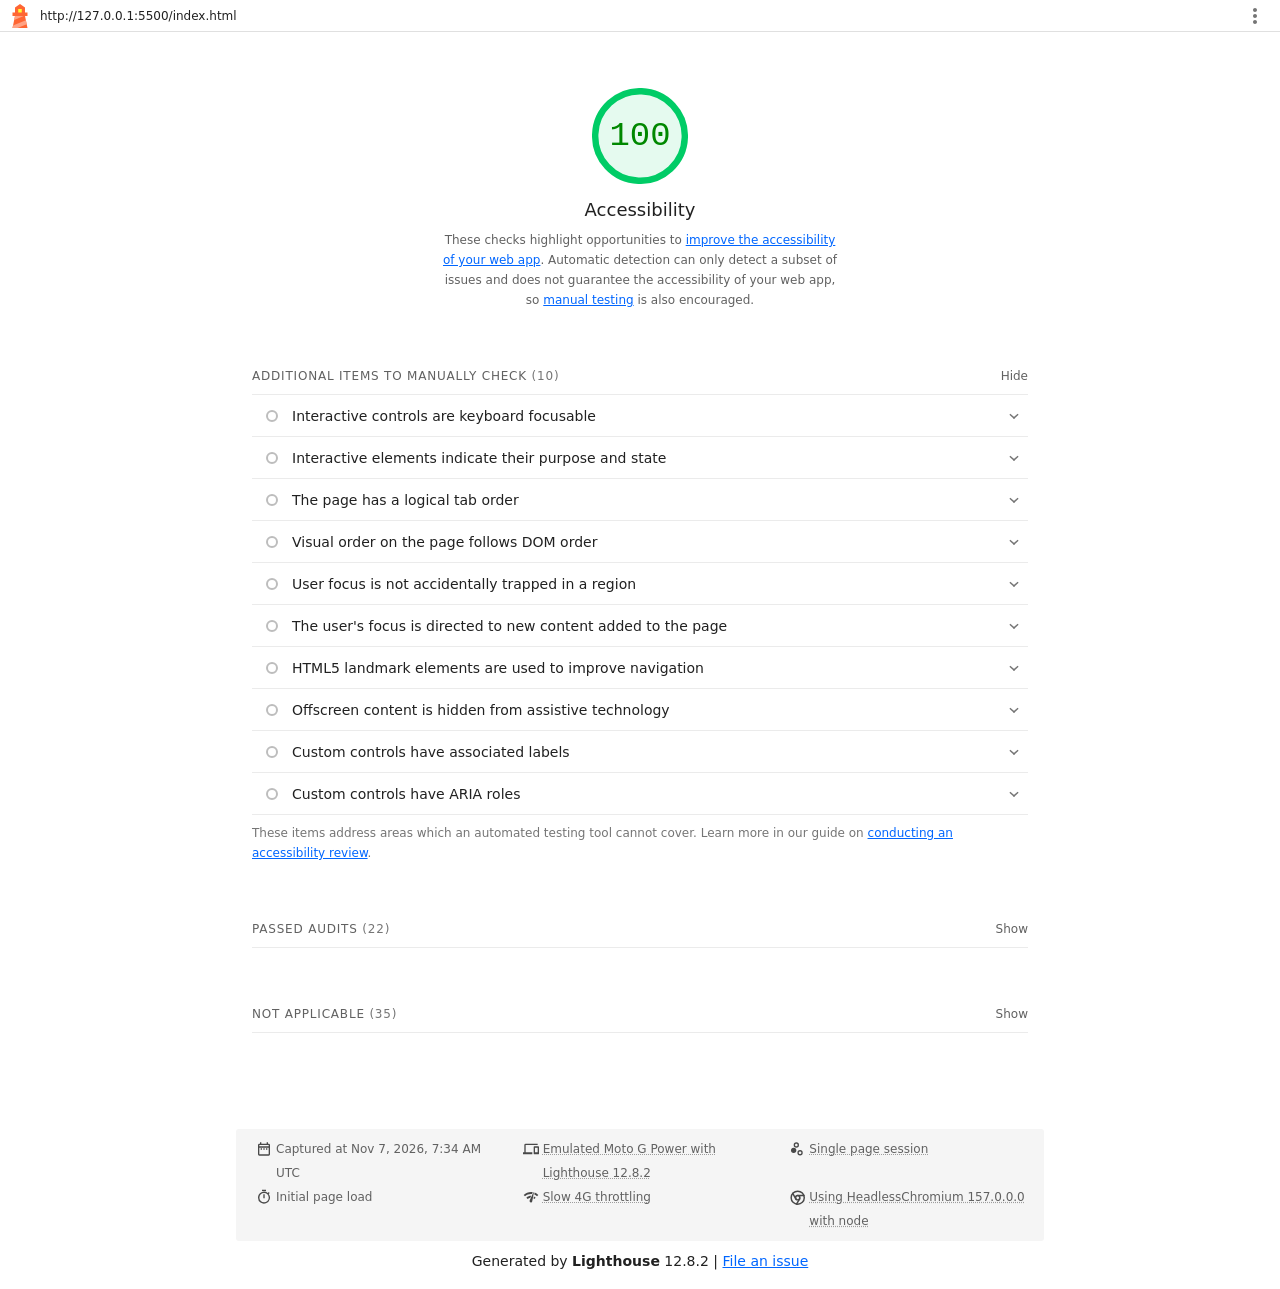
<file: lighthouse/index-accessibility.html>
<!--
@license
Copyright 2018 Google LLC
SPDX-License-Identifier: Apache-2.0
-->
<!doctype html>
<html lang="en">
<head>
  <meta charset="utf-8">
  <meta name="viewport" content="width=device-width, initial-scale=1, minimum-scale=1">
  <link rel="icon" href='data:image/svg+xml;utf8,<svg fill="none" xmlns="http://www.w3.org/2000/svg" viewBox="0 0 48 48"><path d="m14 7 10-7 10 7v10h5v7h-5l5 24H9l5-24H9v-7h5V7Z" fill="%23F63"/><path d="M31.561 24H14l-1.689 8.105L31.561 24ZM18.983 48H9l1.022-4.907L35.723 32.27l1.663 7.98L18.983 48Z" fill="%23FFA385"/><path fill="%23FF3" d="M20.5 10h7v7h-7z"/></svg>'>
  <title>Lighthouse Report</title>
  <style>body {margin: 0}</style>
</head>
<body>
  <noscript>Lighthouse report requires JavaScript. Please enable.</noscript>

  <div id="lh-log"></div>

  <script>window.__LIGHTHOUSE_JSON__ = {"lighthouseVersion":"12.8.2","requestedUrl":"http://127.0.0.1:5500/index.html","mainDocumentUrl":"http://127.0.0.1:5500/index.html","finalDisplayedUrl":"http://127.0.0.1:5500/index.html","finalUrl":"http://127.0.0.1:5500/index.html","fetchTime":"2026-11-07T07:34:07.270Z","gatherMode":"navigation","runWarnings":[],"userAgent":"Mozilla/5.0 (Macintosh; Intel Mac OS X 10_15_7) AppleWebKit/537.36 (KHTML, like Gecko) HeadlessChrome/157.0.0.0 Safari/537.36","environment":{"networkUserAgent":"Mozilla/5.0 (Linux; Android 11; moto g power (2022)) AppleWebKit/537.36 (KHTML, like Gecko) Chrome/136.0.0.0 Mobile Safari/537.36","hostUserAgent":"Mozilla/5.0 (Macintosh; Intel Mac OS X 10_15_7) AppleWebKit/537.36 (KHTML, like Gecko) HeadlessChrome/157.0.0.0 Safari/537.36","benchmarkIndex":4181,"credits":{"axe-core":"4.14.0"}},"audits":{"accesskeys":{"id":"accesskeys","title":"`[accesskey]` values are unique","description":"Access keys let users quickly focus a part of the page. For proper navigation, each access key must be unique. [Learn more about access keys](https://dequeuniversity.com/rules/axe/4.10/accesskeys).","score":null,"scoreDisplayMode":"notApplicable"},"aria-allowed-attr":{"id":"aria-allowed-attr","title":"`[aria-*]` attributes match their roles","description":"Each ARIA `role` supports a specific subset of `aria-*` attributes. Mismatching these invalidates the `aria-*` attributes. [Learn how to match ARIA attributes to their roles](https://dequeuniversity.com/rules/axe/4.10/aria-allowed-attr).","score":1,"scoreDisplayMode":"binary","details":{"type":"table","headings":[{"key":"node","valueType":"node","subItemsHeading":{"key":"relatedNode","valueType":"node"},"label":"Failing Elements"}],"items":[]}},"aria-allowed-role":{"id":"aria-allowed-role","title":"Uses ARIA roles only on compatible elements","description":"Many HTML elements can only be assigned certain ARIA roles. Using ARIA roles where they are not allowed can interfere with the accessibility of the web page. [Learn more about ARIA roles](https://dequeuniversity.com/rules/axe/4.10/aria-allowed-role).","score":1,"scoreDisplayMode":"binary","details":{"type":"table","headings":[{"key":"node","valueType":"node","subItemsHeading":{"key":"relatedNode","valueType":"node"},"label":"Failing Elements"}],"items":[]}},"aria-command-name":{"id":"aria-command-name","title":"`button`, `link`, and `menuitem` elements have accessible names","description":"When an element doesn't have an accessible name, screen readers announce it with a generic name, making it unusable for users who rely on screen readers. [Learn how to make command elements more accessible](https://dequeuniversity.com/rules/axe/4.10/aria-command-name).","score":null,"scoreDisplayMode":"notApplicable"},"aria-conditional-attr":{"id":"aria-conditional-attr","title":"ARIA attributes are used as specified for the element's role","description":"Some ARIA attributes are only allowed on an element under certain conditions. [Learn more about conditional ARIA attributes](https://dequeuniversity.com/rules/axe/4.10/aria-conditional-attr).","score":1,"scoreDisplayMode":"binary","details":{"type":"table","headings":[{"key":"node","valueType":"node","subItemsHeading":{"key":"relatedNode","valueType":"node"},"label":"Failing Elements"}],"items":[]}},"aria-deprecated-role":{"id":"aria-deprecated-role","title":"Deprecated ARIA roles were not used","description":"Deprecated ARIA roles may not be processed correctly by assistive technology. [Learn more about deprecated ARIA roles](https://dequeuniversity.com/rules/axe/4.10/aria-deprecated-role).","score":null,"scoreDisplayMode":"notApplicable"},"aria-dialog-name":{"id":"aria-dialog-name","title":"Elements with `role=\"dialog\"` or `role=\"alertdialog\"` have accessible names.","description":"ARIA dialog elements without accessible names may prevent screen readers users from discerning the purpose of these elements. [Learn how to make ARIA dialog elements more accessible](https://dequeuniversity.com/rules/axe/4.10/aria-dialog-name).","score":null,"scoreDisplayMode":"notApplicable"},"aria-hidden-body":{"id":"aria-hidden-body","title":"`[aria-hidden=\"true\"]` is not present on the document `\u003cbody>`","description":"Assistive technologies, like screen readers, work inconsistently when `aria-hidden=\"true\"` is set on the document `\u003cbody>`. [Learn how `aria-hidden` affects the document body](https://dequeuniversity.com/rules/axe/4.10/aria-hidden-body).","score":1,"scoreDisplayMode":"binary","details":{"type":"table","headings":[{"key":"node","valueType":"node","subItemsHeading":{"key":"relatedNode","valueType":"node"},"label":"Failing Elements"}],"items":[]}},"aria-hidden-focus":{"id":"aria-hidden-focus","title":"`[aria-hidden=\"true\"]` elements do not contain focusable descendents","description":"Focusable descendents within an `[aria-hidden=\"true\"]` element prevent those interactive elements from being available to users of assistive technologies like screen readers. [Learn how `aria-hidden` affects focusable elements](https://dequeuniversity.com/rules/axe/4.10/aria-hidden-focus).","score":null,"scoreDisplayMode":"notApplicable"},"aria-input-field-name":{"id":"aria-input-field-name","title":"ARIA input fields have accessible names","description":"When an input field doesn't have an accessible name, screen readers announce it with a generic name, making it unusable for users who rely on screen readers. [Learn more about input field labels](https://dequeuniversity.com/rules/axe/4.10/aria-input-field-name).","score":null,"scoreDisplayMode":"notApplicable"},"aria-meter-name":{"id":"aria-meter-name","title":"ARIA `meter` elements have accessible names","description":"When a meter element doesn't have an accessible name, screen readers announce it with a generic name, making it unusable for users who rely on screen readers. [Learn how to name `meter` elements](https://dequeuniversity.com/rules/axe/4.10/aria-meter-name).","score":null,"scoreDisplayMode":"notApplicable"},"aria-progressbar-name":{"id":"aria-progressbar-name","title":"ARIA `progressbar` elements have accessible names","description":"When a `progressbar` element doesn't have an accessible name, screen readers announce it with a generic name, making it unusable for users who rely on screen readers. [Learn how to label `progressbar` elements](https://dequeuniversity.com/rules/axe/4.10/aria-progressbar-name).","score":null,"scoreDisplayMode":"notApplicable"},"aria-prohibited-attr":{"id":"aria-prohibited-attr","title":"Elements use only permitted ARIA attributes","description":"Using ARIA attributes in roles where they are prohibited can mean that important information is not communicated to users of assistive technologies. [Learn more about prohibited ARIA roles](https://dequeuniversity.com/rules/axe/4.10/aria-prohibited-attr).","score":1,"scoreDisplayMode":"binary","details":{"type":"table","headings":[{"key":"node","valueType":"node","subItemsHeading":{"key":"relatedNode","valueType":"node"},"label":"Failing Elements"}],"items":[]}},"aria-required-attr":{"id":"aria-required-attr","title":"`[role]`s have all required `[aria-*]` attributes","description":"Some ARIA roles have required attributes that describe the state of the element to screen readers. [Learn more about roles and required attributes](https://dequeuniversity.com/rules/axe/4.10/aria-required-attr).","score":null,"scoreDisplayMode":"notApplicable"},"aria-required-children":{"id":"aria-required-children","title":"Elements with an ARIA `[role]` that require children to contain a specific `[role]` have all required children.","description":"Some ARIA parent roles must contain specific child roles to perform their intended accessibility functions. [Learn more about roles and required children elements](https://dequeuniversity.com/rules/axe/4.10/aria-required-children).","score":null,"scoreDisplayMode":"notApplicable"},"aria-required-parent":{"id":"aria-required-parent","title":"`[role]`s are contained by their required parent element","description":"Some ARIA child roles must be contained by specific parent roles to properly perform their intended accessibility functions. [Learn more about ARIA roles and required parent element](https://dequeuniversity.com/rules/axe/4.10/aria-required-parent).","score":null,"scoreDisplayMode":"notApplicable"},"aria-roles":{"id":"aria-roles","title":"`[role]` values are valid","description":"ARIA roles must have valid values in order to perform their intended accessibility functions. [Learn more about valid ARIA roles](https://dequeuniversity.com/rules/axe/4.10/aria-roles).","score":null,"scoreDisplayMode":"notApplicable"},"aria-text":{"id":"aria-text","title":"Elements with the `role=text` attribute do not have focusable descendents.","description":"Adding `role=text` around a text node split by markup enables VoiceOver to treat it as one phrase, but the element's focusable descendents will not be announced. [Learn more about the `role=text` attribute](https://dequeuniversity.com/rules/axe/4.10/aria-text).","score":null,"scoreDisplayMode":"notApplicable"},"aria-toggle-field-name":{"id":"aria-toggle-field-name","title":"ARIA toggle fields have accessible names","description":"When a toggle field doesn't have an accessible name, screen readers announce it with a generic name, making it unusable for users who rely on screen readers. [Learn more about toggle fields](https://dequeuniversity.com/rules/axe/4.10/aria-toggle-field-name).","score":null,"scoreDisplayMode":"notApplicable"},"aria-tooltip-name":{"id":"aria-tooltip-name","title":"ARIA `tooltip` elements have accessible names","description":"When a tooltip element doesn't have an accessible name, screen readers announce it with a generic name, making it unusable for users who rely on screen readers. [Learn how to name `tooltip` elements](https://dequeuniversity.com/rules/axe/4.10/aria-tooltip-name).","score":null,"scoreDisplayMode":"notApplicable"},"aria-treeitem-name":{"id":"aria-treeitem-name","title":"ARIA `treeitem` elements have accessible names","description":"When a `treeitem` element doesn't have an accessible name, screen readers announce it with a generic name, making it unusable for users who rely on screen readers. [Learn more about labeling `treeitem` elements](https://dequeuniversity.com/rules/axe/4.10/aria-treeitem-name).","score":null,"scoreDisplayMode":"notApplicable"},"aria-valid-attr-value":{"id":"aria-valid-attr-value","title":"`[aria-*]` attributes have valid values","description":"Assistive technologies, like screen readers, can't interpret ARIA attributes with invalid values. [Learn more about valid values for ARIA attributes](https://dequeuniversity.com/rules/axe/4.10/aria-valid-attr-value).","score":1,"scoreDisplayMode":"binary","details":{"type":"table","headings":[{"key":"node","valueType":"node","subItemsHeading":{"key":"relatedNode","valueType":"node"},"label":"Failing Elements"}],"items":[]}},"aria-valid-attr":{"id":"aria-valid-attr","title":"`[aria-*]` attributes are valid and not misspelled","description":"Assistive technologies, like screen readers, can't interpret ARIA attributes with invalid names. [Learn more about valid ARIA attributes](https://dequeuniversity.com/rules/axe/4.10/aria-valid-attr).","score":1,"scoreDisplayMode":"binary","details":{"type":"table","headings":[{"key":"node","valueType":"node","subItemsHeading":{"key":"relatedNode","valueType":"node"},"label":"Failing Elements"}],"items":[]}},"button-name":{"id":"button-name","title":"Buttons have an accessible name","description":"When a button doesn't have an accessible name, screen readers announce it as \"button\", making it unusable for users who rely on screen readers. [Learn how to make buttons more accessible](https://dequeuniversity.com/rules/axe/4.10/button-name).","score":1,"scoreDisplayMode":"binary","details":{"type":"table","headings":[{"key":"node","valueType":"node","subItemsHeading":{"key":"relatedNode","valueType":"node"},"label":"Failing Elements"}],"items":[]}},"bypass":{"id":"bypass","title":"The page contains a heading, skip link, or landmark region","description":"Adding ways to bypass repetitive content lets keyboard users navigate the page more efficiently. [Learn more about bypass blocks](https://dequeuniversity.com/rules/axe/4.10/bypass).","score":null,"scoreDisplayMode":"notApplicable"},"color-contrast":{"id":"color-contrast","title":"Background and foreground colors have a sufficient contrast ratio","description":"Low-contrast text is difficult or impossible for many users to read. [Learn how to provide sufficient color contrast](https://dequeuniversity.com/rules/axe/4.10/color-contrast).","score":1,"scoreDisplayMode":"binary","details":{"type":"table","headings":[{"key":"node","valueType":"node","subItemsHeading":{"key":"relatedNode","valueType":"node"},"label":"Failing Elements"}],"items":[]}},"definition-list":{"id":"definition-list","title":"`\u003cdl>`'s contain only properly-ordered `\u003cdt>` and `\u003cdd>` groups, `\u003cscript>`, `\u003ctemplate>` or `\u003cdiv>` elements.","description":"When definition lists are not properly marked up, screen readers may produce confusing or inaccurate output. [Learn how to structure definition lists correctly](https://dequeuniversity.com/rules/axe/4.10/definition-list).","score":null,"scoreDisplayMode":"notApplicable"},"dlitem":{"id":"dlitem","title":"Definition list items are wrapped in `\u003cdl>` elements","description":"Definition list items (`\u003cdt>` and `\u003cdd>`) must be wrapped in a parent `\u003cdl>` element to ensure that screen readers can properly announce them. [Learn how to structure definition lists correctly](https://dequeuniversity.com/rules/axe/4.10/dlitem).","score":null,"scoreDisplayMode":"notApplicable"},"document-title":{"id":"document-title","title":"Document has a `\u003ctitle>` element","description":"The title gives screen reader users an overview of the page, and search engine users rely on it heavily to determine if a page is relevant to their search. [Learn more about document titles](https://dequeuniversity.com/rules/axe/4.10/document-title).","score":1,"scoreDisplayMode":"binary","details":{"type":"table","headings":[{"key":"node","valueType":"node","subItemsHeading":{"key":"relatedNode","valueType":"node"},"label":"Failing Elements"}],"items":[]}},"duplicate-id-aria":{"id":"duplicate-id-aria","title":"ARIA IDs are unique","description":"The value of an ARIA ID must be unique to prevent other instances from being overlooked by assistive technologies. [Learn how to fix duplicate ARIA IDs](https://dequeuniversity.com/rules/axe/4.10/duplicate-id-aria).","score":null,"scoreDisplayMode":"notApplicable"},"empty-heading":{"id":"empty-heading","title":"All heading elements contain content.","description":"A heading with no content or inaccessible text prevent screen reader users from accessing information on the page's structure. [Learn more about headings](https://dequeuniversity.com/rules/axe/4.10/empty-heading).","score":null,"scoreDisplayMode":"notApplicable"},"form-field-multiple-labels":{"id":"form-field-multiple-labels","title":"No form fields have multiple labels","description":"Form fields with multiple labels can be confusingly announced by assistive technologies like screen readers which use either the first, the last, or all of the labels. [Learn how to use form labels](https://dequeuniversity.com/rules/axe/4.10/form-field-multiple-labels).","score":null,"scoreDisplayMode":"notApplicable"},"frame-title":{"id":"frame-title","title":"`\u003cframe>` or `\u003ciframe>` elements have a title","description":"Screen reader users rely on frame titles to describe the contents of frames. [Learn more about frame titles](https://dequeuniversity.com/rules/axe/4.10/frame-title).","score":null,"scoreDisplayMode":"notApplicable"},"heading-order":{"id":"heading-order","title":"Heading elements appear in a sequentially-descending order","description":"Properly ordered headings that do not skip levels convey the semantic structure of the page, making it easier to navigate and understand when using assistive technologies. [Learn more about heading order](https://dequeuniversity.com/rules/axe/4.10/heading-order).","score":1,"scoreDisplayMode":"binary","details":{"type":"table","headings":[{"key":"node","valueType":"node","subItemsHeading":{"key":"relatedNode","valueType":"node"},"label":"Failing Elements"}],"items":[]}},"html-has-lang":{"id":"html-has-lang","title":"`\u003chtml>` element has a `[lang]` attribute","description":"If a page doesn't specify a `lang` attribute, a screen reader assumes that the page is in the default language that the user chose when setting up the screen reader. If the page isn't actually in the default language, then the screen reader might not announce the page's text correctly. [Learn more about the `lang` attribute](https://dequeuniversity.com/rules/axe/4.10/html-has-lang).","score":1,"scoreDisplayMode":"binary","details":{"type":"table","headings":[{"key":"node","valueType":"node","subItemsHeading":{"key":"relatedNode","valueType":"node"},"label":"Failing Elements"}],"items":[]}},"html-lang-valid":{"id":"html-lang-valid","title":"`\u003chtml>` element has a valid value for its `[lang]` attribute","description":"Specifying a valid [BCP 47 language](https://www.w3.org/International/questions/qa-choosing-language-tags#question) helps screen readers announce text properly. [Learn how to use the `lang` attribute](https://dequeuniversity.com/rules/axe/4.10/html-lang-valid).","score":1,"scoreDisplayMode":"binary","details":{"type":"table","headings":[{"key":"node","valueType":"node","subItemsHeading":{"key":"relatedNode","valueType":"node"},"label":"Failing Elements"}],"items":[]}},"html-xml-lang-mismatch":{"id":"html-xml-lang-mismatch","title":"`\u003chtml>` element has an `[xml:lang]` attribute with the same base language as the `[lang]` attribute.","description":"If the webpage does not specify a consistent language, then the screen reader might not announce the page's text correctly. [Learn more about the `lang` attribute](https://dequeuniversity.com/rules/axe/4.10/html-xml-lang-mismatch).","score":null,"scoreDisplayMode":"notApplicable"},"identical-links-same-purpose":{"id":"identical-links-same-purpose","title":"Identical links have the same purpose.","description":"Links with the same destination should have the same description, to help users understand the link's purpose and decide whether to follow it. [Learn more about identical links](https://dequeuniversity.com/rules/axe/4.10/identical-links-same-purpose).","score":1,"scoreDisplayMode":"informative","details":{"type":"table","headings":[{"key":"node","valueType":"node","subItemsHeading":{"key":"relatedNode","valueType":"node"},"label":"Failing Elements"}],"items":[{"node":{"type":"node","lhId":"1-1-A","path":"1,HTML,1,BODY,2,MAIN,3,SECTION,1,DIV,0,ARTICLE,4,DIV,0,A","selector":"div.products-grid > article.product-card > div.product-card__actions > a.product-card__details","boundingRect":{"top":1831,"bottom":1875,"left":29,"right":102,"width":73,"height":44},"snippet":"\u003ca class=\"product-card__details\" href=\"product.html?product=1\">","nodeLabel":"Подробнее","explanation":"Fix all of the following:\n  Check that links have the same purpose, or are intentionally ambiguous."},"subItems":{"type":"subitems","items":[{"relatedNode":{"type":"node","lhId":"1-2-A","path":"1,HTML,1,BODY,2,MAIN,3,SECTION,1,DIV,1,ARTICLE,4,DIV,0,A","selector":"div.products-grid > article.product-card > div.product-card__actions > a.product-card__details","boundingRect":{"top":2484,"bottom":2528,"left":29,"right":102,"width":73,"height":44},"snippet":"\u003ca class=\"product-card__details\" href=\"product.html?product=2\">","nodeLabel":"Подробнее"}},{"relatedNode":{"type":"node","lhId":"1-3-A","path":"1,HTML,1,BODY,2,MAIN,3,SECTION,1,DIV,2,ARTICLE,4,DIV,0,A","selector":"div.products-grid > article.product-card > div.product-card__actions > a.product-card__details","boundingRect":{"top":3137,"bottom":3181,"left":29,"right":102,"width":73,"height":44},"snippet":"\u003ca class=\"product-card__details\" href=\"product.html?product=3\">","nodeLabel":"Подробнее"}},{"relatedNode":{"type":"node","lhId":"1-4-A","path":"1,HTML,1,BODY,2,MAIN,3,SECTION,1,DIV,3,ARTICLE,4,DIV,0,A","selector":"div.products-grid > article.product-card > div.product-card__actions > a.product-card__details","boundingRect":{"top":3790,"bottom":3834,"left":29,"right":102,"width":73,"height":44},"snippet":"\u003ca class=\"product-card__details\" href=\"product.html?product=4\">","nodeLabel":"Подробнее"}}]}}],"debugData":{"type":"debugdata","impact":"minor","tags":["cat.semantics","wcag2aaa","wcag249"]}}},"image-alt":{"id":"image-alt","title":"Image elements have `[alt]` attributes","description":"Informative elements should aim for short, descriptive alternate text. Decorative elements can be ignored with an empty alt attribute. [Learn more about the `alt` attribute](https://dequeuniversity.com/rules/axe/4.10/image-alt).","score":1,"scoreDisplayMode":"binary","details":{"type":"table","headings":[{"key":"node","valueType":"node","subItemsHeading":{"key":"relatedNode","valueType":"node"},"label":"Failing Elements"}],"items":[]}},"image-redundant-alt":{"id":"image-redundant-alt","title":"Image elements do not have `[alt]` attributes that are redundant text.","description":"Informative elements should aim for short, descriptive alternative text. Alternative text that is exactly the same as the text adjacent to the link or image is potentially confusing for screen reader users, because the text will be read twice. [Learn more about the `alt` attribute](https://dequeuniversity.com/rules/axe/4.10/image-redundant-alt).","score":1,"scoreDisplayMode":"binary","details":{"type":"table","headings":[{"key":"node","valueType":"node","subItemsHeading":{"key":"relatedNode","valueType":"node"},"label":"Failing Elements"}],"items":[]}},"input-button-name":{"id":"input-button-name","title":"Input buttons have discernible text.","description":"Adding discernable and accessible text to input buttons may help screen reader users understand the purpose of the input button. [Learn more about input buttons](https://dequeuniversity.com/rules/axe/4.10/input-button-name).","score":null,"scoreDisplayMode":"notApplicable"},"input-image-alt":{"id":"input-image-alt","title":"`\u003cinput type=\"image\">` elements have `[alt]` text","description":"When an image is being used as an `\u003cinput>` button, providing alternative text can help screen reader users understand the purpose of the button. [Learn about input image alt text](https://dequeuniversity.com/rules/axe/4.10/input-image-alt).","score":null,"scoreDisplayMode":"notApplicable"},"label-content-name-mismatch":{"id":"label-content-name-mismatch","title":"Elements with visible text labels have matching accessible names.","description":"Visible text labels that do not match the accessible name can result in a confusing experience for screen reader users. [Learn more about accessible names](https://dequeuniversity.com/rules/axe/4.10/label-content-name-mismatch).","score":1,"scoreDisplayMode":"binary","details":{"type":"table","headings":[{"key":"node","valueType":"node","subItemsHeading":{"key":"relatedNode","valueType":"node"},"label":"Failing Elements"}],"items":[]}},"label":{"id":"label","title":"Form elements have associated labels","description":"Labels ensure that form controls are announced properly by assistive technologies, like screen readers. [Learn more about form element labels](https://dequeuniversity.com/rules/axe/4.10/label).","score":null,"scoreDisplayMode":"notApplicable"},"landmark-one-main":{"id":"landmark-one-main","title":"Document has a main landmark.","description":"One main landmark helps screen reader users navigate a web page. [Learn more about landmarks](https://dequeuniversity.com/rules/axe/4.10/landmark-one-main).","score":null,"scoreDisplayMode":"notApplicable"},"link-name":{"id":"link-name","title":"Links have a discernible name","description":"Link text (and alternate text for images, when used as links) that is discernible, unique, and focusable improves the navigation experience for screen reader users. [Learn how to make links accessible](https://dequeuniversity.com/rules/axe/4.10/link-name).","score":1,"scoreDisplayMode":"binary","details":{"type":"table","headings":[{"key":"node","valueType":"node","subItemsHeading":{"key":"relatedNode","valueType":"node"},"label":"Failing Elements"}],"items":[]}},"link-in-text-block":{"id":"link-in-text-block","title":"Links are distinguishable without relying on color.","description":"Low-contrast text is difficult or impossible for many users to read. Link text that is discernible improves the experience for users with low vision. [Learn how to make links distinguishable](https://dequeuniversity.com/rules/axe/4.10/link-in-text-block).","score":null,"scoreDisplayMode":"notApplicable"},"list":{"id":"list","title":"Lists contain only `\u003cli>` elements and script supporting elements (`\u003cscript>` and `\u003ctemplate>`).","description":"Screen readers have a specific way of announcing lists. Ensuring proper list structure aids screen reader output. [Learn more about proper list structure](https://dequeuniversity.com/rules/axe/4.10/list).","score":1,"scoreDisplayMode":"binary","details":{"type":"table","headings":[{"key":"node","valueType":"node","subItemsHeading":{"key":"relatedNode","valueType":"node"},"label":"Failing Elements"}],"items":[]}},"listitem":{"id":"listitem","title":"List items (`\u003cli>`) are contained within `\u003cul>`, `\u003col>` or `\u003cmenu>` parent elements","description":"Screen readers require list items (`\u003cli>`) to be contained within a parent `\u003cul>`, `\u003col>` or `\u003cmenu>` to be announced properly. [Learn more about proper list structure](https://dequeuniversity.com/rules/axe/4.10/listitem).","score":1,"scoreDisplayMode":"binary","details":{"type":"table","headings":[{"key":"node","valueType":"node","subItemsHeading":{"key":"relatedNode","valueType":"node"},"label":"Failing Elements"}],"items":[]}},"meta-refresh":{"id":"meta-refresh","title":"The document does not use `\u003cmeta http-equiv=\"refresh\">`","description":"Users do not expect a page to refresh automatically, and doing so will move focus back to the top of the page. This may create a frustrating or confusing experience. [Learn more about the refresh meta tag](https://dequeuniversity.com/rules/axe/4.10/meta-refresh).","score":null,"scoreDisplayMode":"notApplicable"},"meta-viewport":{"id":"meta-viewport","title":"`[user-scalable=\"no\"]` is not used in the `\u003cmeta name=\"viewport\">` element and the `[maximum-scale]` attribute is not less than 5.","description":"Disabling zooming is problematic for users with low vision who rely on screen magnification to properly see the contents of a web page. [Learn more about the viewport meta tag](https://dequeuniversity.com/rules/axe/4.10/meta-viewport).","score":1,"scoreDisplayMode":"binary","details":{"type":"table","headings":[{"key":"node","valueType":"node","subItemsHeading":{"key":"relatedNode","valueType":"node"},"label":"Failing Elements"}],"items":[]}},"object-alt":{"id":"object-alt","title":"`\u003cobject>` elements have alternate text","description":"Screen readers cannot translate non-text content. Adding alternate text to `\u003cobject>` elements helps screen readers convey meaning to users. [Learn more about alt text for `object` elements](https://dequeuniversity.com/rules/axe/4.10/object-alt).","score":null,"scoreDisplayMode":"notApplicable"},"select-name":{"id":"select-name","title":"Select elements have associated label elements.","description":"Form elements without effective labels can create frustrating experiences for screen reader users. [Learn more about the `select` element](https://dequeuniversity.com/rules/axe/4.10/select-name).","score":null,"scoreDisplayMode":"notApplicable"},"skip-link":{"id":"skip-link","title":"Skip links are focusable.","description":"Including a skip link can help users skip to the main content to save time. [Learn more about skip links](https://dequeuniversity.com/rules/axe/4.10/skip-link).","score":1,"scoreDisplayMode":"binary","details":{"type":"table","headings":[{"key":"node","valueType":"node","subItemsHeading":{"key":"relatedNode","valueType":"node"},"label":"Failing Elements"}],"items":[]}},"tabindex":{"id":"tabindex","title":"No element has a `[tabindex]` value greater than 0","description":"A value greater than 0 implies an explicit navigation ordering. Although technically valid, this often creates frustrating experiences for users who rely on assistive technologies. [Learn more about the `tabindex` attribute](https://dequeuniversity.com/rules/axe/4.10/tabindex).","score":1,"scoreDisplayMode":"binary","details":{"type":"table","headings":[{"key":"node","valueType":"node","subItemsHeading":{"key":"relatedNode","valueType":"node"},"label":"Failing Elements"}],"items":[]}},"table-duplicate-name":{"id":"table-duplicate-name","title":"Tables have different content in the summary attribute and `\u003ccaption>`.","description":"The summary attribute should describe the table structure, while `\u003ccaption>` should have the onscreen title. Accurate table mark-up helps users of screen readers. [Learn more about summary and caption](https://dequeuniversity.com/rules/axe/4.10/table-duplicate-name).","score":null,"scoreDisplayMode":"notApplicable"},"table-fake-caption":{"id":"table-fake-caption","title":"Tables use `\u003ccaption>` instead of cells with the `[colspan]` attribute to indicate a caption.","description":"Screen readers have features to make navigating tables easier. Ensuring that tables use the actual caption element instead of cells with the `[colspan]` attribute may improve the experience for screen reader users. [Learn more about captions](https://dequeuniversity.com/rules/axe/4.10/table-fake-caption).","score":null,"scoreDisplayMode":"notApplicable"},"target-size":{"id":"target-size","title":"Touch targets have sufficient size and spacing.","description":"Touch targets with sufficient size and spacing help users who may have difficulty targeting small controls to activate the targets. [Learn more about touch targets](https://dequeuniversity.com/rules/axe/4.10/target-size).","score":1,"scoreDisplayMode":"binary","details":{"type":"table","headings":[{"key":"node","valueType":"node","subItemsHeading":{"key":"relatedNode","valueType":"node"},"label":"Failing Elements"}],"items":[]}},"td-has-header":{"id":"td-has-header","title":"`\u003ctd>` elements in a large `\u003ctable>` have one or more table headers.","description":"Screen readers have features to make navigating tables easier. Ensuring that `\u003ctd>` elements in a large table (3 or more cells in width and height) have an associated table header may improve the experience for screen reader users. [Learn more about table headers](https://dequeuniversity.com/rules/axe/4.10/td-has-header).","score":null,"scoreDisplayMode":"notApplicable"},"td-headers-attr":{"id":"td-headers-attr","title":"Cells in a `\u003ctable>` element that use the `[headers]` attribute refer to table cells within the same table.","description":"Screen readers have features to make navigating tables easier. Ensuring `\u003ctd>` cells using the `[headers]` attribute only refer to other cells in the same table may improve the experience for screen reader users. [Learn more about the `headers` attribute](https://dequeuniversity.com/rules/axe/4.10/td-headers-attr).","score":null,"scoreDisplayMode":"notApplicable"},"th-has-data-cells":{"id":"th-has-data-cells","title":"`\u003cth>` elements and elements with `[role=\"columnheader\"/\"rowheader\"]` have data cells they describe.","description":"Screen readers have features to make navigating tables easier. Ensuring table headers always refer to some set of cells may improve the experience for screen reader users. [Learn more about table headers](https://dequeuniversity.com/rules/axe/4.10/th-has-data-cells).","score":null,"scoreDisplayMode":"notApplicable"},"valid-lang":{"id":"valid-lang","title":"`[lang]` attributes have a valid value","description":"Specifying a valid [BCP 47 language](https://www.w3.org/International/questions/qa-choosing-language-tags#question) on elements helps ensure that text is pronounced correctly by a screen reader. [Learn how to use the `lang` attribute](https://dequeuniversity.com/rules/axe/4.10/valid-lang).","score":null,"scoreDisplayMode":"notApplicable"},"video-caption":{"id":"video-caption","title":"`\u003cvideo>` elements contain a `\u003ctrack>` element with `[kind=\"captions\"]`","description":"When a video provides a caption it is easier for deaf and hearing impaired users to access its information. [Learn more about video captions](https://dequeuniversity.com/rules/axe/4.10/video-caption).","score":null,"scoreDisplayMode":"notApplicable"},"custom-controls-labels":{"id":"custom-controls-labels","title":"Custom controls have associated labels","description":"Custom interactive controls have associated labels, provided by aria-label or aria-labelledby. [Learn more about custom controls and labels](https://developer.chrome.com/docs/lighthouse/accessibility/custom-controls-labels/).","score":null,"scoreDisplayMode":"manual"},"custom-controls-roles":{"id":"custom-controls-roles","title":"Custom controls have ARIA roles","description":"Custom interactive controls have appropriate ARIA roles. [Learn how to add roles to custom controls](https://developer.chrome.com/docs/lighthouse/accessibility/custom-control-roles/).","score":null,"scoreDisplayMode":"manual"},"focus-traps":{"id":"focus-traps","title":"User focus is not accidentally trapped in a region","description":"A user can tab into and out of any control or region without accidentally trapping their focus. [Learn how to avoid focus traps](https://developer.chrome.com/docs/lighthouse/accessibility/focus-traps/).","score":null,"scoreDisplayMode":"manual"},"focusable-controls":{"id":"focusable-controls","title":"Interactive controls are keyboard focusable","description":"Custom interactive controls are keyboard focusable and display a focus indicator. [Learn how to make custom controls focusable](https://developer.chrome.com/docs/lighthouse/accessibility/focusable-controls/).","score":null,"scoreDisplayMode":"manual"},"interactive-element-affordance":{"id":"interactive-element-affordance","title":"Interactive elements indicate their purpose and state","description":"Interactive elements, such as links and buttons, should indicate their state and be distinguishable from non-interactive elements. [Learn how to decorate interactive elements with affordance hints](https://developer.chrome.com/docs/lighthouse/accessibility/interactive-element-affordance/).","score":null,"scoreDisplayMode":"manual"},"logical-tab-order":{"id":"logical-tab-order","title":"The page has a logical tab order","description":"Tabbing through the page follows the visual layout. Users cannot focus elements that are offscreen. [Learn more about logical tab ordering](https://developer.chrome.com/docs/lighthouse/accessibility/logical-tab-order/).","score":null,"scoreDisplayMode":"manual"},"managed-focus":{"id":"managed-focus","title":"The user's focus is directed to new content added to the page","description":"If new content, such as a dialog, is added to the page, the user's focus is directed to it. [Learn how to direct focus to new content](https://developer.chrome.com/docs/lighthouse/accessibility/managed-focus/).","score":null,"scoreDisplayMode":"manual"},"offscreen-content-hidden":{"id":"offscreen-content-hidden","title":"Offscreen content is hidden from assistive technology","description":"Offscreen content is hidden with display: none or aria-hidden=true. [Learn how to properly hide offscreen content](https://developer.chrome.com/docs/lighthouse/accessibility/offscreen-content-hidden/).","score":null,"scoreDisplayMode":"manual"},"use-landmarks":{"id":"use-landmarks","title":"HTML5 landmark elements are used to improve navigation","description":"Landmark elements (`\u003cmain>`, `\u003cnav>`, etc.) are used to improve the keyboard navigation of the page for assistive technology. [Learn more about landmark elements](https://developer.chrome.com/docs/lighthouse/accessibility/use-landmarks/).","score":null,"scoreDisplayMode":"manual"},"visual-order-follows-dom":{"id":"visual-order-follows-dom","title":"Visual order on the page follows DOM order","description":"DOM order matches the visual order, improving navigation for assistive technology. [Learn more about DOM and visual ordering](https://developer.chrome.com/docs/lighthouse/accessibility/visual-order-follows-dom/).","score":null,"scoreDisplayMode":"manual"}},"configSettings":{"output":["html","json"],"maxWaitForFcp":30000,"maxWaitForLoad":45000,"pauseAfterFcpMs":1000,"pauseAfterLoadMs":1000,"networkQuietThresholdMs":1000,"cpuQuietThresholdMs":1000,"formFactor":"mobile","throttling":{"rttMs":150,"throughputKbps":1638.4,"requestLatencyMs":562.5,"downloadThroughputKbps":1474.5600000000002,"uploadThroughputKbps":675,"cpuSlowdownMultiplier":4},"throttlingMethod":"simulate","screenEmulation":{"mobile":true,"width":412,"height":823,"deviceScaleFactor":1.75,"disabled":false},"emulatedUserAgent":"Mozilla/5.0 (Linux; Android 11; moto g power (2022)) AppleWebKit/537.36 (KHTML, like Gecko) Chrome/136.0.0.0 Mobile Safari/537.36","auditMode":false,"gatherMode":false,"clearStorageTypes":["file_systems","shader_cache","service_workers","cache_storage"],"disableStorageReset":false,"debugNavigation":false,"channel":"node","usePassiveGathering":false,"disableFullPageScreenshot":false,"skipAboutBlank":false,"blankPage":"about:blank","ignoreStatusCode":false,"locale":"en-US","blockedUrlPatterns":null,"additionalTraceCategories":null,"extraHeaders":null,"precomputedLanternData":null,"onlyAudits":null,"onlyCategories":["accessibility"],"skipAudits":null},"categories":{"accessibility":{"title":"Accessibility","description":"These checks highlight opportunities to [improve the accessibility of your web app](https://developer.chrome.com/docs/lighthouse/accessibility/). Automatic detection can only detect a subset of issues and does not guarantee the accessibility of your web app, so [manual testing](https://web.dev/articles/how-to-review) is also encouraged.","manualDescription":"These items address areas which an automated testing tool cannot cover. Learn more in our guide on [conducting an accessibility review](https://web.dev/articles/how-to-review).","supportedModes":["navigation","snapshot"],"auditRefs":[{"id":"accesskeys","weight":0,"group":"a11y-navigation"},{"id":"aria-allowed-attr","weight":10,"group":"a11y-aria"},{"id":"aria-allowed-role","weight":1,"group":"a11y-aria"},{"id":"aria-command-name","weight":0,"group":"a11y-aria"},{"id":"aria-conditional-attr","weight":7,"group":"a11y-aria"},{"id":"aria-deprecated-role","weight":0,"group":"a11y-aria"},{"id":"aria-dialog-name","weight":0,"group":"a11y-aria"},{"id":"aria-hidden-body","weight":10,"group":"a11y-aria"},{"id":"aria-hidden-focus","weight":0,"group":"a11y-aria"},{"id":"aria-input-field-name","weight":0,"group":"a11y-aria"},{"id":"aria-meter-name","weight":0,"group":"a11y-aria"},{"id":"aria-progressbar-name","weight":0,"group":"a11y-aria"},{"id":"aria-prohibited-attr","weight":7,"group":"a11y-aria"},{"id":"aria-required-attr","weight":0,"group":"a11y-aria"},{"id":"aria-required-children","weight":0,"group":"a11y-aria"},{"id":"aria-required-parent","weight":0,"group":"a11y-aria"},{"id":"aria-roles","weight":0,"group":"a11y-aria"},{"id":"aria-text","weight":0,"group":"a11y-aria"},{"id":"aria-toggle-field-name","weight":0,"group":"a11y-aria"},{"id":"aria-tooltip-name","weight":0,"group":"a11y-aria"},{"id":"aria-treeitem-name","weight":0,"group":"a11y-aria"},{"id":"aria-valid-attr-value","weight":10,"group":"a11y-aria"},{"id":"aria-valid-attr","weight":10,"group":"a11y-aria"},{"id":"button-name","weight":10,"group":"a11y-names-labels"},{"id":"bypass","weight":0,"group":"a11y-navigation"},{"id":"color-contrast","weight":7,"group":"a11y-color-contrast"},{"id":"definition-list","weight":0,"group":"a11y-tables-lists"},{"id":"dlitem","weight":0,"group":"a11y-tables-lists"},{"id":"document-title","weight":7,"group":"a11y-names-labels"},{"id":"duplicate-id-aria","weight":0,"group":"a11y-aria"},{"id":"form-field-multiple-labels","weight":0,"group":"a11y-names-labels"},{"id":"frame-title","weight":0,"group":"a11y-names-labels"},{"id":"heading-order","weight":3,"group":"a11y-navigation"},{"id":"html-has-lang","weight":7,"group":"a11y-language"},{"id":"html-lang-valid","weight":7,"group":"a11y-language"},{"id":"html-xml-lang-mismatch","weight":0,"group":"a11y-language"},{"id":"image-alt","weight":10,"group":"a11y-names-labels"},{"id":"image-redundant-alt","weight":1,"group":"a11y-names-labels"},{"id":"input-button-name","weight":0,"group":"a11y-names-labels"},{"id":"input-image-alt","weight":0,"group":"a11y-names-labels"},{"id":"label","weight":0,"group":"a11y-names-labels"},{"id":"link-in-text-block","weight":0,"group":"a11y-color-contrast"},{"id":"link-name","weight":7,"group":"a11y-names-labels"},{"id":"list","weight":7,"group":"a11y-tables-lists"},{"id":"listitem","weight":7,"group":"a11y-tables-lists"},{"id":"meta-refresh","weight":0,"group":"a11y-best-practices"},{"id":"meta-viewport","weight":10,"group":"a11y-best-practices"},{"id":"object-alt","weight":0,"group":"a11y-names-labels"},{"id":"select-name","weight":0,"group":"a11y-names-labels"},{"id":"skip-link","weight":3,"group":"a11y-names-labels"},{"id":"tabindex","weight":7,"group":"a11y-navigation"},{"id":"table-duplicate-name","weight":0,"group":"a11y-tables-lists"},{"id":"target-size","weight":7,"group":"a11y-best-practices"},{"id":"td-headers-attr","weight":0,"group":"a11y-tables-lists"},{"id":"th-has-data-cells","weight":0,"group":"a11y-tables-lists"},{"id":"valid-lang","weight":0,"group":"a11y-language"},{"id":"video-caption","weight":0,"group":"a11y-audio-video"},{"id":"focusable-controls","weight":0},{"id":"interactive-element-affordance","weight":0},{"id":"logical-tab-order","weight":0},{"id":"visual-order-follows-dom","weight":0},{"id":"focus-traps","weight":0},{"id":"managed-focus","weight":0},{"id":"use-landmarks","weight":0},{"id":"offscreen-content-hidden","weight":0},{"id":"custom-controls-labels","weight":0},{"id":"custom-controls-roles","weight":0},{"id":"empty-heading","weight":0,"group":"hidden"},{"id":"identical-links-same-purpose","weight":0,"group":"hidden"},{"id":"landmark-one-main","weight":0,"group":"hidden"},{"id":"label-content-name-mismatch","weight":0,"group":"hidden"},{"id":"table-fake-caption","weight":0,"group":"hidden"},{"id":"td-has-header","weight":0,"group":"hidden"}],"id":"accessibility","score":1}},"categoryGroups":{"metrics":{"title":"Metrics"},"insights":{"title":"Insights","description":"These insights are also available in the Chrome DevTools Performance Panel - [record a trace](https://developer.chrome.com/docs/devtools/performance/reference) to view more detailed information."},"diagnostics":{"title":"Diagnostics","description":"More information about the performance of your application. These numbers don't [directly affect](https://developer.chrome.com/docs/lighthouse/performance/performance-scoring/) the Performance score."},"a11y-best-practices":{"title":"Best practices","description":"These items highlight common accessibility best practices."},"a11y-color-contrast":{"title":"Contrast","description":"These are opportunities to improve the legibility of your content."},"a11y-names-labels":{"title":"Names and labels","description":"These are opportunities to improve the semantics of the controls in your application. This may enhance the experience for users of assistive technology, like a screen reader."},"a11y-navigation":{"title":"Navigation","description":"These are opportunities to improve keyboard navigation in your application."},"a11y-aria":{"title":"ARIA","description":"These are opportunities to improve the usage of ARIA in your application which may enhance the experience for users of assistive technology, like a screen reader."},"a11y-language":{"title":"Internationalization and localization","description":"These are opportunities to improve the interpretation of your content by users in different locales."},"a11y-audio-video":{"title":"Audio and video","description":"These are opportunities to provide alternative content for audio and video. This may improve the experience for users with hearing or vision impairments."},"a11y-tables-lists":{"title":"Tables and lists","description":"These are opportunities to improve the experience of reading tabular or list data using assistive technology, like a screen reader."},"seo-mobile":{"title":"Mobile Friendly","description":"Make sure your pages are mobile friendly so users don’t have to pinch or zoom in order to read the content pages. [Learn how to make pages mobile-friendly](https://developers.google.com/search/mobile-sites/)."},"seo-content":{"title":"Content Best Practices","description":"Format your HTML in a way that enables crawlers to better understand your app’s content."},"seo-crawl":{"title":"Crawling and Indexing","description":"To appear in search results, crawlers need access to your app."},"best-practices-trust-safety":{"title":"Trust and Safety"},"best-practices-ux":{"title":"User Experience"},"best-practices-browser-compat":{"title":"Browser Compatibility"},"best-practices-general":{"title":"General"},"hidden":{"title":""}},"stackPacks":[],"entities":[{"name":"127.0.0.1","origins":["http://127.0.0.1:5500"],"isFirstParty":true,"isUnrecognized":true}],"fullPageScreenshot":{"screenshot":{"data":"[data-uri]","width":412,"height":6268},"nodes":{"1-0-A":{"id":"","top":6208,"bottom":6252,"left":184,"right":228,"width":44,"height":44},"1-1-A":{"id":"","top":1831,"bottom":1875,"left":29,"right":102,"width":73,"height":44},"1-2-A":{"id":"","top":2484,"bottom":2528,"left":29,"right":102,"width":73,"height":44},"1-3-A":{"id":"","top":3137,"bottom":3181,"left":29,"right":102,"width":73,"height":44},"1-4-A":{"id":"","top":3790,"bottom":3834,"left":29,"right":102,"width":73,"height":44}}},"timing":{"entries":[{"startTime":825.79,"name":"lh:config","duration":233.44,"entryType":"measure"},{"startTime":826.42,"name":"lh:config:resolveArtifactsToDefns","duration":18.39,"entryType":"measure"},{"startTime":1059.29,"name":"lh:runner:gather","duration":5132.4,"entryType":"measure"},{"startTime":1131.41,"name":"lh:driver:connect","duration":2.18,"entryType":"measure"},{"startTime":1133.68,"name":"lh:driver:navigate","duration":3.01,"entryType":"measure"},{"startTime":1136.85,"name":"lh:gather:getBenchmarkIndex","duration":1001.29,"entryType":"measure"},{"startTime":2138.25,"name":"lh:gather:getVersion","duration":0.54,"entryType":"measure"},{"startTime":2138.83,"name":"lh:gather:getDevicePixelRatio","duration":0.45,"entryType":"measure"},{"startTime":2141.35,"name":"lh:prepare:navigationMode","duration":29.93,"entryType":"measure"},{"startTime":2147.94,"name":"lh:storage:clearDataForOrigin","duration":18.34,"entryType":"measure"},{"startTime":2166.33,"name":"lh:storage:clearBrowserCaches","duration":4.33,"entryType":"measure"},{"startTime":2170.94,"name":"lh:gather:prepareThrottlingAndNetwork","duration":0.33,"entryType":"measure"},{"startTime":2176.02,"name":"lh:driver:navigate","duration":2563.64,"entryType":"measure"},{"startTime":4742.41,"name":"lh:computed:NetworkRecords","duration":0.96,"entryType":"measure"},{"startTime":4743.8,"name":"lh:gather:getArtifact:DevtoolsLog","duration":0.02,"entryType":"measure"},{"startTime":4743.84,"name":"lh:gather:getArtifact:Accessibility","duration":123.45,"entryType":"measure"},{"startTime":4867.48,"name":"lh:gather:getArtifact:NetworkUserAgent","duration":0.04,"entryType":"measure"},{"startTime":4867.52,"name":"lh:gather:getArtifact:Stacks","duration":4.38,"entryType":"measure"},{"startTime":4867.69,"name":"lh:gather:collectStacks","duration":4.21,"entryType":"measure"},{"startTime":4871.91,"name":"lh:gather:getArtifact:FullPageScreenshot","duration":1313.29,"entryType":"measure"},{"startTime":6191.82,"name":"lh:runner:audit","duration":65.5,"entryType":"measure"},{"startTime":6191.86,"name":"lh:runner:auditing","duration":65.27,"entryType":"measure"},{"startTime":6192.61,"name":"lh:audit:accesskeys","duration":0.49,"entryType":"measure"},{"startTime":6193.21,"name":"lh:audit:aria-allowed-attr","duration":1.46,"entryType":"measure"},{"startTime":6194.78,"name":"lh:audit:aria-allowed-role","duration":1.3,"entryType":"measure"},{"startTime":6196.19,"name":"lh:audit:aria-command-name","duration":0.41,"entryType":"measure"},{"startTime":6196.7,"name":"lh:audit:aria-conditional-attr","duration":1.13,"entryType":"measure"},{"startTime":6197.9,"name":"lh:audit:aria-deprecated-role","duration":0.27,"entryType":"measure"},{"startTime":6198.24,"name":"lh:audit:aria-dialog-name","duration":0.32,"entryType":"measure"},{"startTime":6198.63,"name":"lh:audit:aria-hidden-body","duration":1.05,"entryType":"measure"},{"startTime":6199.75,"name":"lh:audit:aria-hidden-focus","duration":0.32,"entryType":"measure"},{"startTime":6200.15,"name":"lh:audit:aria-input-field-name","duration":0.37,"entryType":"measure"},{"startTime":6200.59,"name":"lh:audit:aria-meter-name","duration":0.37,"entryType":"measure"},{"startTime":6201.04,"name":"lh:audit:aria-progressbar-name","duration":0.41,"entryType":"measure"},{"startTime":6201.52,"name":"lh:audit:aria-prohibited-attr","duration":1.14,"entryType":"measure"},{"startTime":6202.74,"name":"lh:audit:aria-required-attr","duration":0.33,"entryType":"measure"},{"startTime":6203.13,"name":"lh:audit:aria-required-children","duration":0.37,"entryType":"measure"},{"startTime":6203.57,"name":"lh:audit:aria-required-parent","duration":0.49,"entryType":"measure"},{"startTime":6204.13,"name":"lh:audit:aria-roles","duration":0.41,"entryType":"measure"},{"startTime":6204.62,"name":"lh:audit:aria-text","duration":0.46,"entryType":"measure"},{"startTime":6205.15,"name":"lh:audit:aria-toggle-field-name","duration":0.42,"entryType":"measure"},{"startTime":6205.63,"name":"lh:audit:aria-tooltip-name","duration":0.44,"entryType":"measure"},{"startTime":6206.14,"name":"lh:audit:aria-treeitem-name","duration":0.49,"entryType":"measure"},{"startTime":6206.69,"name":"lh:audit:aria-valid-attr-value","duration":0.88,"entryType":"measure"},{"startTime":6207.63,"name":"lh:audit:aria-valid-attr","duration":0.82,"entryType":"measure"},{"startTime":6208.52,"name":"lh:audit:button-name","duration":0.88,"entryType":"measure"},{"startTime":6209.46,"name":"lh:audit:bypass","duration":0.89,"entryType":"measure"},{"startTime":6210.41,"name":"lh:audit:color-contrast","duration":0.81,"entryType":"measure"},{"startTime":6211.28,"name":"lh:audit:definition-list","duration":0.52,"entryType":"measure"},{"startTime":6211.87,"name":"lh:audit:dlitem","duration":0.49,"entryType":"measure"},{"startTime":6212.42,"name":"lh:audit:document-title","duration":0.84,"entryType":"measure"},{"startTime":6213.31,"name":"lh:audit:duplicate-id-aria","duration":0.87,"entryType":"measure"},{"startTime":6214.24,"name":"lh:audit:empty-heading","duration":0.89,"entryType":"measure"},{"startTime":6215.19,"name":"lh:audit:form-field-multiple-labels","duration":0.49,"entryType":"measure"},{"startTime":6215.75,"name":"lh:audit:frame-title","duration":0.53,"entryType":"measure"},{"startTime":6216.34,"name":"lh:audit:heading-order","duration":0.9,"entryType":"measure"},{"startTime":6217.3,"name":"lh:audit:html-has-lang","duration":0.93,"entryType":"measure"},{"startTime":6218.29,"name":"lh:audit:html-lang-valid","duration":0.88,"entryType":"measure"},{"startTime":6219.24,"name":"lh:audit:html-xml-lang-mismatch","duration":0.58,"entryType":"measure"},{"startTime":6219.87,"name":"lh:audit:identical-links-same-purpose","duration":1.06,"entryType":"measure"},{"startTime":6221,"name":"lh:audit:image-alt","duration":0.91,"entryType":"measure"},{"startTime":6221.97,"name":"lh:audit:image-redundant-alt","duration":4.63,"entryType":"measure"},{"startTime":6226.69,"name":"lh:audit:input-button-name","duration":0.72,"entryType":"measure"},{"startTime":6227.49,"name":"lh:audit:input-image-alt","duration":0.74,"entryType":"measure"},{"startTime":6228.32,"name":"lh:audit:label-content-name-mismatch","duration":1.13,"entryType":"measure"},{"startTime":6229.53,"name":"lh:audit:label","duration":0.76,"entryType":"measure"},{"startTime":6230.35,"name":"lh:audit:landmark-one-main","duration":1.09,"entryType":"measure"},{"startTime":6231.52,"name":"lh:audit:link-name","duration":1.12,"entryType":"measure"},{"startTime":6232.71,"name":"lh:audit:link-in-text-block","duration":0.82,"entryType":"measure"},{"startTime":6233.61,"name":"lh:audit:list","duration":1.22,"entryType":"measure"},{"startTime":6234.93,"name":"lh:audit:listitem","duration":1.46,"entryType":"measure"},{"startTime":6236.53,"name":"lh:audit:meta-refresh","duration":0.92,"entryType":"measure"},{"startTime":6237.53,"name":"lh:audit:meta-viewport","duration":1.27,"entryType":"measure"},{"startTime":6238.89,"name":"lh:audit:object-alt","duration":0.87,"entryType":"measure"},{"startTime":6239.84,"name":"lh:audit:select-name","duration":0.9,"entryType":"measure"},{"startTime":6240.82,"name":"lh:audit:skip-link","duration":1.09,"entryType":"measure"},{"startTime":6241.99,"name":"lh:audit:tabindex","duration":1.2,"entryType":"measure"},{"startTime":6243.28,"name":"lh:audit:table-duplicate-name","duration":1.01,"entryType":"measure"},{"startTime":6244.38,"name":"lh:audit:table-fake-caption","duration":1.06,"entryType":"measure"},{"startTime":6245.53,"name":"lh:audit:target-size","duration":1.16,"entryType":"measure"},{"startTime":6246.77,"name":"lh:audit:td-has-header","duration":1.09,"entryType":"measure"},{"startTime":6247.96,"name":"lh:audit:td-headers-attr","duration":1.15,"entryType":"measure"},{"startTime":6249.19,"name":"lh:audit:th-has-data-cells","duration":1.18,"entryType":"measure"},{"startTime":6250.45,"name":"lh:audit:valid-lang","duration":1.09,"entryType":"measure"},{"startTime":6251.62,"name":"lh:audit:video-caption","duration":5.38,"entryType":"measure"},{"startTime":6257.02,"name":"lh:audit:custom-controls-labels","duration":0.06,"entryType":"measure"},{"startTime":6257.09,"name":"lh:audit:custom-controls-roles","duration":0,"entryType":"measure"},{"startTime":6257.1,"name":"lh:audit:focus-traps","duration":0,"entryType":"measure"},{"startTime":6257.1,"name":"lh:audit:focusable-controls","duration":0,"entryType":"measure"},{"startTime":6257.11,"name":"lh:audit:interactive-element-affordance","duration":0,"entryType":"measure"},{"startTime":6257.11,"name":"lh:audit:logical-tab-order","duration":0,"entryType":"measure"},{"startTime":6257.12,"name":"lh:audit:managed-focus","duration":0,"entryType":"measure"},{"startTime":6257.12,"name":"lh:audit:offscreen-content-hidden","duration":0,"entryType":"measure"},{"startTime":6257.13,"name":"lh:audit:use-landmarks","duration":0,"entryType":"measure"},{"startTime":6257.13,"name":"lh:audit:visual-order-follows-dom","duration":0,"entryType":"measure"},{"startTime":6257.14,"name":"lh:runner:generate","duration":0.18,"entryType":"measure"},{"startTime":6257.47,"name":"lh:computed:EntityClassification","duration":0.47,"entryType":"measure"}],"total":5197.9},"i18n":{"rendererFormattedStrings":{"calculatorLink":"See calculator.","collapseView":"Collapse view","crcInitialNavigation":"Initial Navigation","crcLongestDurationLabel":"Maximum critical path latency:","dropdownCopyJSON":"Copy JSON","dropdownDarkTheme":"Toggle Dark Theme","dropdownPrintExpanded":"Print Expanded","dropdownPrintSummary":"Print Summary","dropdownSaveGist":"Save as Gist","dropdownSaveHTML":"Save as HTML","dropdownSaveJSON":"Save as JSON","dropdownViewUnthrottledTrace":"View Unthrottled Trace","dropdownViewer":"Open in Viewer","errorLabel":"Error!","errorMissingAuditInfo":"Report error: no audit information","expandView":"Expand view","firstPartyChipLabel":"1st party","footerIssue":"File an issue","goBackToAudits":"Go back to audits","hide":"Hide","insightsNotice":"Later this year, insights will replace performance audits. [Learn more and provide feedback here](https://github.com/GoogleChrome/lighthouse/discussions/16462).","labDataTitle":"Lab Data","lsPerformanceCategoryDescription":"[Lighthouse](https://developers.google.com/web/tools/lighthouse/) analysis of the current page on an emulated mobile network. Values are estimated and may vary.","manualAuditsGroupTitle":"Additional items to manually check","notApplicableAuditsGroupTitle":"Not applicable","openInANewTabTooltip":"Open in a new tab","opportunityResourceColumnLabel":"Opportunity","opportunitySavingsColumnLabel":"Estimated Savings","passedAuditsGroupTitle":"Passed audits","runtimeAnalysisWindow":"Initial page load","runtimeAnalysisWindowSnapshot":"Point-in-time snapshot","runtimeAnalysisWindowTimespan":"User interactions timespan","runtimeCustom":"Custom throttling","runtimeDesktopEmulation":"Emulated Desktop","runtimeMobileEmulation":"Emulated Moto G Power","runtimeNoEmulation":"No emulation","runtimeSettingsAxeVersion":"Axe version","runtimeSettingsBenchmark":"Unthrottled CPU/Memory Power","runtimeSettingsCPUThrottling":"CPU throttling","runtimeSettingsDevice":"Device","runtimeSettingsNetworkThrottling":"Network throttling","runtimeSettingsScreenEmulation":"Screen emulation","runtimeSettingsUANetwork":"User agent (network)","runtimeSingleLoad":"Single page session","runtimeSingleLoadTooltip":"This data is taken from a single page session, as opposed to field data summarizing many sessions.","runtimeSlow4g":"Slow 4G throttling","runtimeUnknown":"Unknown","show":"Show","showRelevantAudits":"Show audits relevant to:","snippetCollapseButtonLabel":"Collapse snippet","snippetExpandButtonLabel":"Expand snippet","thirdPartyResourcesLabel":"Show 3rd-party resources","throttlingProvided":"Provided by environment","toplevelWarningsMessage":"There were issues affecting this run of Lighthouse:","tryInsights":"Try insights","unattributable":"Unattributable","varianceDisclaimer":"Values are estimated and may vary. The [performance score is calculated](https://developer.chrome.com/docs/lighthouse/performance/performance-scoring/) directly from these metrics.","viewTraceLabel":"View Trace","viewTreemapLabel":"View Treemap","warningAuditsGroupTitle":"Passed audits but with warnings","warningHeader":"Warnings: "},"icuMessagePaths":{"core/audits/accessibility/accesskeys.js | title":["audits.accesskeys.title"],"core/audits/accessibility/accesskeys.js | description":["audits.accesskeys.description"],"core/audits/accessibility/aria-allowed-attr.js | title":["audits[aria-allowed-attr].title"],"core/audits/accessibility/aria-allowed-attr.js | description":["audits[aria-allowed-attr].description"],"core/lib/i18n/i18n.js | columnFailingElem":["audits[aria-allowed-attr].details.headings[0].label","audits[aria-allowed-role].details.headings[0].label","audits[aria-conditional-attr].details.headings[0].label","audits[aria-hidden-body].details.headings[0].label","audits[aria-prohibited-attr].details.headings[0].label","audits[aria-valid-attr-value].details.headings[0].label","audits[aria-valid-attr].details.headings[0].label","audits[button-name].details.headings[0].label","audits[color-contrast].details.headings[0].label","audits[document-title].details.headings[0].label","audits[heading-order].details.headings[0].label","audits[html-has-lang].details.headings[0].label","audits[html-lang-valid].details.headings[0].label","audits[identical-links-same-purpose].details.headings[0].label","audits[image-alt].details.headings[0].label","audits[image-redundant-alt].details.headings[0].label","audits[label-content-name-mismatch].details.headings[0].label","audits[link-name].details.headings[0].label","audits.list.details.headings[0].label","audits.listitem.details.headings[0].label","audits[meta-viewport].details.headings[0].label","audits[skip-link].details.headings[0].label","audits.tabindex.details.headings[0].label","audits[target-size].details.headings[0].label"],"core/audits/accessibility/aria-allowed-role.js | title":["audits[aria-allowed-role].title"],"core/audits/accessibility/aria-allowed-role.js | description":["audits[aria-allowed-role].description"],"core/audits/accessibility/aria-command-name.js | title":["audits[aria-command-name].title"],"core/audits/accessibility/aria-command-name.js | description":["audits[aria-command-name].description"],"core/audits/accessibility/aria-conditional-attr.js | title":["audits[aria-conditional-attr].title"],"core/audits/accessibility/aria-conditional-attr.js | description":["audits[aria-conditional-attr].description"],"core/audits/accessibility/aria-deprecated-role.js | title":["audits[aria-deprecated-role].title"],"core/audits/accessibility/aria-deprecated-role.js | description":["audits[aria-deprecated-role].description"],"core/audits/accessibility/aria-dialog-name.js | title":["audits[aria-dialog-name].title"],"core/audits/accessibility/aria-dialog-name.js | description":["audits[aria-dialog-name].description"],"core/audits/accessibility/aria-hidden-body.js | title":["audits[aria-hidden-body].title"],"core/audits/accessibility/aria-hidden-body.js | description":["audits[aria-hidden-body].description"],"core/audits/accessibility/aria-hidden-focus.js | title":["audits[aria-hidden-focus].title"],"core/audits/accessibility/aria-hidden-focus.js | description":["audits[aria-hidden-focus].description"],"core/audits/accessibility/aria-input-field-name.js | title":["audits[aria-input-field-name].title"],"core/audits/accessibility/aria-input-field-name.js | description":["audits[aria-input-field-name].description"],"core/audits/accessibility/aria-meter-name.js | title":["audits[aria-meter-name].title"],"core/audits/accessibility/aria-meter-name.js | description":["audits[aria-meter-name].description"],"core/audits/accessibility/aria-progressbar-name.js | title":["audits[aria-progressbar-name].title"],"core/audits/accessibility/aria-progressbar-name.js | description":["audits[aria-progressbar-name].description"],"core/audits/accessibility/aria-prohibited-attr.js | title":["audits[aria-prohibited-attr].title"],"core/audits/accessibility/aria-prohibited-attr.js | description":["audits[aria-prohibited-attr].description"],"core/audits/accessibility/aria-required-attr.js | title":["audits[aria-required-attr].title"],"core/audits/accessibility/aria-required-attr.js | description":["audits[aria-required-attr].description"],"core/audits/accessibility/aria-required-children.js | title":["audits[aria-required-children].title"],"core/audits/accessibility/aria-required-children.js | description":["audits[aria-required-children].description"],"core/audits/accessibility/aria-required-parent.js | title":["audits[aria-required-parent].title"],"core/audits/accessibility/aria-required-parent.js | description":["audits[aria-required-parent].description"],"core/audits/accessibility/aria-roles.js | title":["audits[aria-roles].title"],"core/audits/accessibility/aria-roles.js | description":["audits[aria-roles].description"],"core/audits/accessibility/aria-text.js | title":["audits[aria-text].title"],"core/audits/accessibility/aria-text.js | description":["audits[aria-text].description"],"core/audits/accessibility/aria-toggle-field-name.js | title":["audits[aria-toggle-field-name].title"],"core/audits/accessibility/aria-toggle-field-name.js | description":["audits[aria-toggle-field-name].description"],"core/audits/accessibility/aria-tooltip-name.js | title":["audits[aria-tooltip-name].title"],"core/audits/accessibility/aria-tooltip-name.js | description":["audits[aria-tooltip-name].description"],"core/audits/accessibility/aria-treeitem-name.js | title":["audits[aria-treeitem-name].title"],"core/audits/accessibility/aria-treeitem-name.js | description":["audits[aria-treeitem-name].description"],"core/audits/accessibility/aria-valid-attr-value.js | title":["audits[aria-valid-attr-value].title"],"core/audits/accessibility/aria-valid-attr-value.js | description":["audits[aria-valid-attr-value].description"],"core/audits/accessibility/aria-valid-attr.js | title":["audits[aria-valid-attr].title"],"core/audits/accessibility/aria-valid-attr.js | description":["audits[aria-valid-attr].description"],"core/audits/accessibility/button-name.js | title":["audits[button-name].title"],"core/audits/accessibility/button-name.js | description":["audits[button-name].description"],"core/audits/accessibility/bypass.js | title":["audits.bypass.title"],"core/audits/accessibility/bypass.js | description":["audits.bypass.description"],"core/audits/accessibility/color-contrast.js | title":["audits[color-contrast].title"],"core/audits/accessibility/color-contrast.js | description":["audits[color-contrast].description"],"core/audits/accessibility/definition-list.js | title":["audits[definition-list].title"],"core/audits/accessibility/definition-list.js | description":["audits[definition-list].description"],"core/audits/accessibility/dlitem.js | title":["audits.dlitem.title"],"core/audits/accessibility/dlitem.js | description":["audits.dlitem.description"],"core/audits/accessibility/document-title.js | title":["audits[document-title].title"],"core/audits/accessibility/document-title.js | description":["audits[document-title].description"],"core/audits/accessibility/duplicate-id-aria.js | title":["audits[duplicate-id-aria].title"],"core/audits/accessibility/duplicate-id-aria.js | description":["audits[duplicate-id-aria].description"],"core/audits/accessibility/empty-heading.js | title":["audits[empty-heading].title"],"core/audits/accessibility/empty-heading.js | description":["audits[empty-heading].description"],"core/audits/accessibility/form-field-multiple-labels.js | title":["audits[form-field-multiple-labels].title"],"core/audits/accessibility/form-field-multiple-labels.js | description":["audits[form-field-multiple-labels].description"],"core/audits/accessibility/frame-title.js | title":["audits[frame-title].title"],"core/audits/accessibility/frame-title.js | description":["audits[frame-title].description"],"core/audits/accessibility/heading-order.js | title":["audits[heading-order].title"],"core/audits/accessibility/heading-order.js | description":["audits[heading-order].description"],"core/audits/accessibility/html-has-lang.js | title":["audits[html-has-lang].title"],"core/audits/accessibility/html-has-lang.js | description":["audits[html-has-lang].description"],"core/audits/accessibility/html-lang-valid.js | title":["audits[html-lang-valid].title"],"core/audits/accessibility/html-lang-valid.js | description":["audits[html-lang-valid].description"],"core/audits/accessibility/html-xml-lang-mismatch.js | title":["audits[html-xml-lang-mismatch].title"],"core/audits/accessibility/html-xml-lang-mismatch.js | description":["audits[html-xml-lang-mismatch].description"],"core/audits/accessibility/identical-links-same-purpose.js | title":["audits[identical-links-same-purpose].title"],"core/audits/accessibility/identical-links-same-purpose.js | description":["audits[identical-links-same-purpose].description"],"core/audits/accessibility/image-alt.js | title":["audits[image-alt].title"],"core/audits/accessibility/image-alt.js | description":["audits[image-alt].description"],"core/audits/accessibility/image-redundant-alt.js | title":["audits[image-redundant-alt].title"],"core/audits/accessibility/image-redundant-alt.js | description":["audits[image-redundant-alt].description"],"core/audits/accessibility/input-button-name.js | title":["audits[input-button-name].title"],"core/audits/accessibility/input-button-name.js | description":["audits[input-button-name].description"],"core/audits/accessibility/input-image-alt.js | title":["audits[input-image-alt].title"],"core/audits/accessibility/input-image-alt.js | description":["audits[input-image-alt].description"],"core/audits/accessibility/label-content-name-mismatch.js | title":["audits[label-content-name-mismatch].title"],"core/audits/accessibility/label-content-name-mismatch.js | description":["audits[label-content-name-mismatch].description"],"core/audits/accessibility/label.js | title":["audits.label.title"],"core/audits/accessibility/label.js | description":["audits.label.description"],"core/audits/accessibility/landmark-one-main.js | title":["audits[landmark-one-main].title"],"core/audits/accessibility/landmark-one-main.js | description":["audits[landmark-one-main].description"],"core/audits/accessibility/link-name.js | title":["audits[link-name].title"],"core/audits/accessibility/link-name.js | description":["audits[link-name].description"],"core/audits/accessibility/link-in-text-block.js | title":["audits[link-in-text-block].title"],"core/audits/accessibility/link-in-text-block.js | description":["audits[link-in-text-block].description"],"core/audits/accessibility/list.js | title":["audits.list.title"],"core/audits/accessibility/list.js | description":["audits.list.description"],"core/audits/accessibility/listitem.js | title":["audits.listitem.title"],"core/audits/accessibility/listitem.js | description":["audits.listitem.description"],"core/audits/accessibility/meta-refresh.js | title":["audits[meta-refresh].title"],"core/audits/accessibility/meta-refresh.js | description":["audits[meta-refresh].description"],"core/audits/accessibility/meta-viewport.js | title":["audits[meta-viewport].title"],"core/audits/accessibility/meta-viewport.js | description":["audits[meta-viewport].description"],"core/audits/accessibility/object-alt.js | title":["audits[object-alt].title"],"core/audits/accessibility/object-alt.js | description":["audits[object-alt].description"],"core/audits/accessibility/select-name.js | title":["audits[select-name].title"],"core/audits/accessibility/select-name.js | description":["audits[select-name].description"],"core/audits/accessibility/skip-link.js | title":["audits[skip-link].title"],"core/audits/accessibility/skip-link.js | description":["audits[skip-link].description"],"core/audits/accessibility/tabindex.js | title":["audits.tabindex.title"],"core/audits/accessibility/tabindex.js | description":["audits.tabindex.description"],"core/audits/accessibility/table-duplicate-name.js | title":["audits[table-duplicate-name].title"],"core/audits/accessibility/table-duplicate-name.js | description":["audits[table-duplicate-name].description"],"core/audits/accessibility/table-fake-caption.js | title":["audits[table-fake-caption].title"],"core/audits/accessibility/table-fake-caption.js | description":["audits[table-fake-caption].description"],"core/audits/accessibility/target-size.js | title":["audits[target-size].title"],"core/audits/accessibility/target-size.js | description":["audits[target-size].description"],"core/audits/accessibility/td-has-header.js | title":["audits[td-has-header].title"],"core/audits/accessibility/td-has-header.js | description":["audits[td-has-header].description"],"core/audits/accessibility/td-headers-attr.js | title":["audits[td-headers-attr].title"],"core/audits/accessibility/td-headers-attr.js | description":["audits[td-headers-attr].description"],"core/audits/accessibility/th-has-data-cells.js | title":["audits[th-has-data-cells].title"],"core/audits/accessibility/th-has-data-cells.js | description":["audits[th-has-data-cells].description"],"core/audits/accessibility/valid-lang.js | title":["audits[valid-lang].title"],"core/audits/accessibility/valid-lang.js | description":["audits[valid-lang].description"],"core/audits/accessibility/video-caption.js | title":["audits[video-caption].title"],"core/audits/accessibility/video-caption.js | description":["audits[video-caption].description"],"core/config/default-config.js | a11yCategoryTitle":["categories.accessibility.title"],"core/config/default-config.js | a11yCategoryDescription":["categories.accessibility.description"],"core/config/default-config.js | a11yCategoryManualDescription":["categories.accessibility.manualDescription"],"core/config/default-config.js | metricGroupTitle":["categoryGroups.metrics.title"],"core/config/default-config.js | insightsGroupTitle":["categoryGroups.insights.title"],"core/config/default-config.js | insightsGroupDescription":["categoryGroups.insights.description"],"core/config/default-config.js | diagnosticsGroupTitle":["categoryGroups.diagnostics.title"],"core/config/default-config.js | diagnosticsGroupDescription":["categoryGroups.diagnostics.description"],"core/config/default-config.js | a11yBestPracticesGroupTitle":["categoryGroups[a11y-best-practices].title"],"core/config/default-config.js | a11yBestPracticesGroupDescription":["categoryGroups[a11y-best-practices].description"],"core/config/default-config.js | a11yColorContrastGroupTitle":["categoryGroups[a11y-color-contrast].title"],"core/config/default-config.js | a11yColorContrastGroupDescription":["categoryGroups[a11y-color-contrast].description"],"core/config/default-config.js | a11yNamesLabelsGroupTitle":["categoryGroups[a11y-names-labels].title"],"core/config/default-config.js | a11yNamesLabelsGroupDescription":["categoryGroups[a11y-names-labels].description"],"core/config/default-config.js | a11yNavigationGroupTitle":["categoryGroups[a11y-navigation].title"],"core/config/default-config.js | a11yNavigationGroupDescription":["categoryGroups[a11y-navigation].description"],"core/config/default-config.js | a11yAriaGroupTitle":["categoryGroups[a11y-aria].title"],"core/config/default-config.js | a11yAriaGroupDescription":["categoryGroups[a11y-aria].description"],"core/config/default-config.js | a11yLanguageGroupTitle":["categoryGroups[a11y-language].title"],"core/config/default-config.js | a11yLanguageGroupDescription":["categoryGroups[a11y-language].description"],"core/config/default-config.js | a11yAudioVideoGroupTitle":["categoryGroups[a11y-audio-video].title"],"core/config/default-config.js | a11yAudioVideoGroupDescription":["categoryGroups[a11y-audio-video].description"],"core/config/default-config.js | a11yTablesListsVideoGroupTitle":["categoryGroups[a11y-tables-lists].title"],"core/config/default-config.js | a11yTablesListsVideoGroupDescription":["categoryGroups[a11y-tables-lists].description"],"core/config/default-config.js | seoMobileGroupTitle":["categoryGroups[seo-mobile].title"],"core/config/default-config.js | seoMobileGroupDescription":["categoryGroups[seo-mobile].description"],"core/config/default-config.js | seoContentGroupTitle":["categoryGroups[seo-content].title"],"core/config/default-config.js | seoContentGroupDescription":["categoryGroups[seo-content].description"],"core/config/default-config.js | seoCrawlingGroupTitle":["categoryGroups[seo-crawl].title"],"core/config/default-config.js | seoCrawlingGroupDescription":["categoryGroups[seo-crawl].description"],"core/config/default-config.js | bestPracticesTrustSafetyGroupTitle":["categoryGroups[best-practices-trust-safety].title"],"core/config/default-config.js | bestPracticesUXGroupTitle":["categoryGroups[best-practices-ux].title"],"core/config/default-config.js | bestPracticesBrowserCompatGroupTitle":["categoryGroups[best-practices-browser-compat].title"],"core/config/default-config.js | bestPracticesGeneralGroupTitle":["categoryGroups[best-practices-general].title"]}}};</script>
  <script>"use strict";(()=>{var He=.8999999999999999,Re=.5,Ne=.49999999999999994;function Ue(o){let e=Math.sign(o);o=Math.abs(o);let t=.254829592,n=-.284496736,r=1.421413741,i=-1.453152027,a=1.061405429,s=1/(1+.3275911*o),c=s*(t+s*(n+s*(r+s*(i+s*a))));return e*(1-c*Math.exp(-o*o))}function fe({median:o,p10:e},t){if(o<=0)throw new Error("median must be greater than zero");if(e<=0)throw new Error("p10 must be greater than zero");if(e>=o)throw new Error("p10 must be less than the median");if(t<=0)return 1;let n=.9061938024368232,r=Math.max(Number.MIN_VALUE,t/o),i=Math.log(r),a=Math.max(Number.MIN_VALUE,e/o),l=-Math.log(a),s=i*n/l,c=(1-Ue(s))/2,d;return t<=e?d=Math.max(.9,Math.min(1,c)):t<=o?d=Math.max(Re,Math.min(He,c)):d=Math.max(0,Math.min(Ne,c)),d}var O="\u2026",Ve="\xA0",ve=.9,$e={PASS:{label:"pass",minScore:ve},AVERAGE:{label:"average",minScore:.5},FAIL:{label:"fail"},ERROR:{label:"error"}},Ge=["com","co","gov","edu","ac","org","go","gob","or","net","in","ne","nic","gouv","web","spb","blog","jus","kiev","mil","wi","qc","ca","bel","on"],E=class o{static get RATINGS(){return $e}static get PASS_THRESHOLD(){return ve}static get MS_DISPLAY_VALUE(){return`%10d${Ve}ms`}static getFinalDisplayedUrl(e){if(e.finalDisplayedUrl)return e.finalDisplayedUrl;if(e.finalUrl)return e.finalUrl;throw new Error("Could not determine final displayed URL")}static getMainDocumentUrl(e){return e.mainDocumentUrl||e.finalUrl}static getFullPageScreenshot(e){return e.fullPageScreenshot?e.fullPageScreenshot:e.audits["full-page-screenshot"]?.details}static getEntityFromUrl(e,t){return t&&t.find(r=>r.origins.find(i=>e.startsWith(i)))||o.getPseudoRootDomain(e)}static splitMarkdownCodeSpans(e){let t=[],n=e.split(/`(.*?)`/g);for(let r=0;r<n.length;r++){let i=n[r];if(!i)continue;let a=r%2!==0;t.push({isCode:a,text:i})}return t}static splitMarkdownLink(e){let t=[],n=e.split(/\[([^\]]+?)\]\((https?:\/\/.*?)\)/g);for(;n.length;){let[r,i,a]=n.splice(0,3);r&&t.push({isLink:!1,text:r}),i&&a&&t.push({isLink:!0,text:i,linkHref:a})}return t}static truncate(e,t,n="\u2026"){if(e.length<=t)return e;let i=new Intl.Segmenter(void 0,{granularity:"grapheme"}).segment(e)[Symbol.iterator](),a=0;for(let l=0;l<=t-n.length;l++){let s=i.next();if(s.done)return e;a=s.value.index}for(let l=0;l<n.length;l++)if(i.next().done)return e;return e.slice(0,a)+n}static getURLDisplayName(e,t){t=t||{numPathParts:void 0,preserveQuery:void 0,preserveHost:void 0};let n=t.numPathParts!==void 0?t.numPathParts:2,r=t.preserveQuery!==void 0?t.preserveQuery:!0,i=t.preserveHost||!1,a;if(e.protocol==="about:"||e.protocol==="data:")a=e.href;else{a=e.pathname;let s=a.split("/").filter(c=>c.length);n&&s.length>n&&(a=O+s.slice(-1*n).join("/")),i&&(a=`${e.host}/${a.replace(/^\//,"")}`),r&&(a=`${a}${e.search}`)}let l=64;if(e.protocol!=="data:"&&(a=a.slice(0,200),a=a.replace(/([a-f0-9]{7})[a-f0-9]{13}[a-f0-9]*/g,`$1${O}`),a=a.replace(/([a-zA-Z0-9-_]{9})(?=.*[a-z])(?=.*[A-Z])(?=.*[0-9])[a-zA-Z0-9-_]{10,}/g,`$1${O}`),a=a.replace(/(\d{3})\d{6,}/g,`$1${O}`),a=a.replace(/\u2026+/g,O),a.length>l&&a.includes("?")&&(a=a.replace(/\?([^=]*)(=)?.*/,`?$1$2${O}`),a.length>l&&(a=a.replace(/\?.*/,`?${O}`)))),a.length>l){let s=a.lastIndexOf(".");s>=0?a=a.slice(0,l-1-(a.length-s))+`${O}${a.slice(s)}`:a=a.slice(0,l-1)+O}return a}static getChromeExtensionOrigin(e){let t=new URL(e);return t.protocol+"//"+t.host}static parseURL(e){let t=new URL(e);return{file:o.getURLDisplayName(t),hostname:t.hostname,origin:t.protocol==="chrome-extension:"?o.getChromeExtensionOrigin(e):t.origin}}static createOrReturnURL(e){return e instanceof URL?e:new URL(e)}static getPseudoTld(e){let t=e.split(".").slice(-2);return Ge.includes(t[0])?`.${t.join(".")}`:`.${t[t.length-1]}`}static getPseudoRootDomain(e){let t=o.createOrReturnURL(e).hostname,r=o.getPseudoTld(t).split(".");return t.split(".").slice(-r.length).join(".")}static filterRelevantLines(e,t,n){if(t.length===0)return e.slice(0,n*2+1);let r=3,i=new Set;return t=t.sort((a,l)=>(a.lineNumber||0)-(l.lineNumber||0)),t.forEach(({lineNumber:a})=>{let l=a-n,s=a+n;for(;l<1;)l++,s++;i.has(l-r-1)&&(l-=r);for(let c=l;c<=s;c++){let d=c;i.add(d)}}),e.filter(a=>i.has(a.lineNumber))}static computeLogNormalScore(e,t){let n=fe(e,t);return n>.9&&(n+=.05*(n-.9)),Math.floor(n*100)/100}};function Be(o){let e=o.createFragment(),t=o.createElement("style");t.append(`
    .lh-3p-filter {
      color: var(--color-gray-600);
      float: right;
      padding: 6px var(--stackpack-padding-horizontal);
    }
    .lh-3p-filter-label, .lh-3p-filter-input {
      vertical-align: middle;
      user-select: none;
    }
    .lh-3p-filter-input:disabled + .lh-3p-ui-string {
      text-decoration: line-through;
    }
  `),e.append(t);let n=o.createElement("div","lh-3p-filter"),r=o.createElement("label","lh-3p-filter-label"),i=o.createElement("input","lh-3p-filter-input");i.setAttribute("type","checkbox"),i.setAttribute("checked","");let a=o.createElement("span","lh-3p-ui-string");a.append("Show 3rd party resources");let l=o.createElement("span","lh-3p-filter-count");return r.append(" ",i," ",a," (",l,") "),n.append(" ",r," "),e.append(n),e}function qe(o){let e=o.createFragment(),t=o.createElement("div","lh-audit"),n=o.createElement("details","lh-expandable-details"),r=o.createElement("summary"),i=o.createElement("div","lh-audit__header lh-expandable-details__summary"),a=o.createElement("span","lh-audit__score-icon"),l=o.createElement("span","lh-audit__title-and-text"),s=o.createElement("span","lh-audit__title"),c=o.createElement("span","lh-audit__display-text");l.append(" ",s," ",c," ");let d=o.createElement("div","lh-chevron-container");i.append(" ",a," ",l," ",d," "),r.append(" ",i," ");let h=o.createElement("div","lh-audit__description"),p=o.createElement("div","lh-audit__stackpacks");return n.append(" ",r," ",h," ",p," "),t.append(" ",n," "),e.append(t),e}function je(o){let e=o.createFragment(),t=o.createElement("div","lh-category-header"),n=o.createElement("div","lh-score__gauge");n.setAttribute("role","heading"),n.setAttribute("aria-level","2");let r=o.createElement("div","lh-category-header__description");return t.append(" ",n," ",r," "),e.append(t),e}function We(o){let e=o.createFragment(),t=o.createElementNS("http://www.w3.org/2000/svg","svg","lh-chevron");t.setAttribute("viewBox","0 0 100 100");let n=o.createElementNS("http://www.w3.org/2000/svg","g","lh-chevron__lines"),r=o.createElementNS("http://www.w3.org/2000/svg","path","lh-chevron__line lh-chevron__line-left");r.setAttribute("d","M10 50h40");let i=o.createElementNS("http://www.w3.org/2000/svg","path","lh-chevron__line lh-chevron__line-right");return i.setAttribute("d","M90 50H50"),n.append(" ",r," ",i," "),t.append(" ",n," "),e.append(t),e}function Ke(o){let e=o.createFragment(),t=o.createElement("div","lh-audit-group"),n=o.createElement("details","lh-clump"),r=o.createElement("summary"),i=o.createElement("div","lh-audit-group__summary"),a=o.createElement("div","lh-audit-group__header"),l=o.createElement("span","lh-audit-group__title"),s=o.createElement("span","lh-audit-group__itemcount");a.append(" ",l," ",s," "," "," ");let c=o.createElement("div","lh-clump-toggle"),d=o.createElement("span","lh-clump-toggletext--show"),h=o.createElement("span","lh-clump-toggletext--hide");return c.append(" ",d," ",h," "),i.append(" ",a," ",c," "),r.append(" ",i," "),n.append(" ",r," "),t.append(" "," ",n," "),e.append(t),e}function Ze(o){let e=o.createFragment(),t=o.createElement("div","lh-crc-container"),n=o.createElement("style");n.append(`
      .lh-crc .lh-tree-marker {
        width: 12px;
        height: 26px;
        display: block;
        float: left;
        background-position: top left;
      }
      .lh-crc .lh-horiz-down {
        background: url('data:image/svg+xml;utf8,<svg width="16" height="26" viewBox="0 0 16 26" xmlns="http://www.w3.org/2000/svg"><g fill="%23D8D8D8" fill-rule="evenodd"><path d="M16 12v2H-2v-2z"/><path d="M9 12v14H7V12z"/>\u003c/g>\u003c/svg>');
      }
      .lh-crc .lh-right {
        background: url('data:image/svg+xml;utf8,<svg width="16" height="26" viewBox="0 0 16 26" xmlns="http://www.w3.org/2000/svg"><path d="M16 12v2H0v-2z" fill="%23D8D8D8" fill-rule="evenodd"/>\u003c/svg>');
      }
      .lh-crc .lh-up-right {
        background: url('data:image/svg+xml;utf8,<svg width="16" height="26" viewBox="0 0 16 26" xmlns="http://www.w3.org/2000/svg"><path d="M7 0h2v14H7zm2 12h7v2H9z" fill="%23D8D8D8" fill-rule="evenodd"/>\u003c/svg>');
      }
      .lh-crc .lh-vert-right {
        background: url('data:image/svg+xml;utf8,<svg width="16" height="26" viewBox="0 0 16 26" xmlns="http://www.w3.org/2000/svg"><path d="M7 0h2v27H7zm2 12h7v2H9z" fill="%23D8D8D8" fill-rule="evenodd"/>\u003c/svg>');
      }
      .lh-crc .lh-vert {
        background: url('data:image/svg+xml;utf8,<svg width="16" height="26" viewBox="0 0 16 26" xmlns="http://www.w3.org/2000/svg"><path d="M7 0h2v26H7z" fill="%23D8D8D8" fill-rule="evenodd"/>\u003c/svg>');
      }
      .lh-crc .lh-crc-tree {
        font-size: 14px;
        width: 100%;
        overflow-x: auto;
      }
      .lh-crc .lh-crc-node {
        height: 26px;
        line-height: 26px;
        white-space: nowrap;
      }
      .lh-crc .lh-crc-node__longest {
        color: var(--color-average-secondary);
      }
      .lh-crc .lh-crc-node__tree-value {
        margin-left: 10px;
      }
      .lh-crc .lh-crc-node__tree-value div {
        display: inline;
      }
      .lh-crc .lh-crc-node__chain-duration {
        font-weight: 700;
      }
      .lh-crc .lh-crc-initial-nav {
        color: #595959;
        font-style: italic;
      }
      .lh-crc__summary-value {
        margin-bottom: 10px;
      }
    `);let r=o.createElement("div"),i=o.createElement("div","lh-crc__summary-value"),a=o.createElement("span","lh-crc__longest_duration_label"),l=o.createElement("b","lh-crc__longest_duration");i.append(" ",a," ",l," "),r.append(" ",i," ");let s=o.createElement("div","lh-crc"),c=o.createElement("div","lh-crc-initial-nav");return s.append(" ",c," "," "),t.append(" ",n," ",r," ",s," "),e.append(t),e}function Je(o){let e=o.createFragment(),t=o.createElement("div","lh-crc-node"),n=o.createElement("span","lh-crc-node__tree-marker"),r=o.createElement("span","lh-crc-node__tree-value");return t.append(" ",n," ",r," "),e.append(t),e}function Qe(o){let e=o.createFragment(),t=o.createElement("div","lh-element-screenshot"),n=o.createElement("div","lh-element-screenshot__content"),r=o.createElement("div","lh-element-screenshot__image"),i=o.createElement("div","lh-element-screenshot__mask"),a=o.createElementNS("http://www.w3.org/2000/svg","svg");a.setAttribute("height","0"),a.setAttribute("width","0");let l=o.createElementNS("http://www.w3.org/2000/svg","defs"),s=o.createElementNS("http://www.w3.org/2000/svg","clipPath");s.setAttribute("clipPathUnits","objectBoundingBox"),l.append(" ",s," "," "),a.append(" ",l," "),i.append(" ",a," ");let c=o.createElement("div","lh-element-screenshot__element-marker");return r.append(" ",i," ",c," "),n.append(" ",r," "),t.append(" ",n," "),e.append(t),e}function Ye(o){let e=o.createFragment(),t=o.createElement("div","lh-exp-gauge-component"),n=o.createElement("div","lh-exp-gauge__wrapper");n.setAttribute("target","_blank");let r=o.createElement("div","lh-exp-gauge__svg-wrapper"),i=o.createElementNS("http://www.w3.org/2000/svg","svg","lh-exp-gauge"),a=o.createElementNS("http://www.w3.org/2000/svg","g","lh-exp-gauge__inner"),l=o.createElementNS("http://www.w3.org/2000/svg","circle","lh-exp-gauge__bg"),s=o.createElementNS("http://www.w3.org/2000/svg","circle","lh-exp-gauge__base lh-exp-gauge--faded"),c=o.createElementNS("http://www.w3.org/2000/svg","circle","lh-exp-gauge__arc"),d=o.createElementNS("http://www.w3.org/2000/svg","text","lh-exp-gauge__percentage");a.append(" ",l," ",s," ",c," ",d," ");let h=o.createElementNS("http://www.w3.org/2000/svg","g","lh-exp-gauge__outer"),p=o.createElementNS("http://www.w3.org/2000/svg","circle","lh-cover");h.append(" ",p," ");let g=o.createElementNS("http://www.w3.org/2000/svg","text","lh-exp-gauge__label");return g.setAttribute("text-anchor","middle"),g.setAttribute("x","0"),g.setAttribute("y","60"),i.append(" ",a," ",h," ",g," "),r.append(" ",i," "),n.append(" ",r," "),t.append(" ",n," "),e.append(t),e}function Xe(o){let e=o.createFragment(),t=o.createElement("style");t.append(`
    .lh-footer {
      padding: var(--footer-padding-vertical) calc(var(--default-padding) * 2);
      max-width: var(--report-content-max-width);
      margin: 0 auto;
    }
    .lh-footer .lh-generated {
      text-align: center;
    }
  `),e.append(t);let n=o.createElement("footer","lh-footer"),r=o.createElement("ul","lh-meta__items");r.append(" ");let i=o.createElement("div","lh-generated"),a=o.createElement("b");a.append("Lighthouse");let l=o.createElement("span","lh-footer__version"),s=o.createElement("a","lh-footer__version_issue");return s.setAttribute("href","https://github.com/GoogleChrome/Lighthouse/issues"),s.setAttribute("target","_blank"),s.setAttribute("rel","noopener"),s.append("File an issue"),i.append(" "," Generated by ",a," ",l," | ",s," "),n.append(" ",r," ",i," "),e.append(n),e}function et(o){let e=o.createFragment(),t=o.createElement("a","lh-fraction__wrapper"),n=o.createElement("div","lh-fraction__content-wrapper"),r=o.createElement("div","lh-fraction__content"),i=o.createElement("div","lh-fraction__background");r.append(" ",i," "),n.append(" ",r," ");let a=o.createElement("div","lh-fraction__label");return t.append(" ",n," ",a," "),e.append(t),e}function tt(o){let e=o.createFragment(),t=o.createElement("a","lh-gauge__wrapper"),n=o.createElement("div","lh-gauge__svg-wrapper"),r=o.createElementNS("http://www.w3.org/2000/svg","svg","lh-gauge");r.setAttribute("viewBox","0 0 120 120");let i=o.createElementNS("http://www.w3.org/2000/svg","circle","lh-gauge-base");i.setAttribute("r","56"),i.setAttribute("cx","60"),i.setAttribute("cy","60"),i.setAttribute("stroke-width","8");let a=o.createElementNS("http://www.w3.org/2000/svg","circle","lh-gauge-arc");a.setAttribute("r","56"),a.setAttribute("cx","60"),a.setAttribute("cy","60"),a.setAttribute("stroke-width","8"),r.append(" ",i," ",a," "),n.append(" ",r," ");let l=o.createElement("div","lh-gauge__percentage"),s=o.createElement("div","lh-gauge__label");return t.append(" "," ",n," ",l," "," ",s," "),e.append(t),e}function nt(o){let e=o.createFragment(),t=o.createElement("style");t.append(`
    /* CSS Fireworks. Originally by Eddie Lin
       https://codepen.io/paulirish/pen/yEVMbP
    */
    .lh-pyro {
      display: none;
      z-index: 1;
      pointer-events: none;
    }
    .lh-score100 .lh-pyro {
      display: block;
    }
    .lh-score100 .lh-lighthouse stop:first-child {
      stop-color: hsla(200, 12%, 95%, 0);
    }
    .lh-score100 .lh-lighthouse stop:last-child {
      stop-color: hsla(65, 81%, 76%, 1);
    }

    .lh-pyro > .lh-pyro-before, .lh-pyro > .lh-pyro-after {
      position: absolute;
      width: 5px;
      height: 5px;
      border-radius: 2.5px;
      box-shadow: 0 0 #fff, 0 0 #fff, 0 0 #fff, 0 0 #fff, 0 0 #fff, 0 0 #fff, 0 0 #fff, 0 0 #fff, 0 0 #fff, 0 0 #fff, 0 0 #fff, 0 0 #fff, 0 0 #fff, 0 0 #fff, 0 0 #fff, 0 0 #fff, 0 0 #fff, 0 0 #fff, 0 0 #fff, 0 0 #fff, 0 0 #fff, 0 0 #fff, 0 0 #fff, 0 0 #fff, 0 0 #fff, 0 0 #fff, 0 0 #fff, 0 0 #fff, 0 0 #fff, 0 0 #fff, 0 0 #fff, 0 0 #fff, 0 0 #fff, 0 0 #fff, 0 0 #fff, 0 0 #fff, 0 0 #fff, 0 0 #fff, 0 0 #fff, 0 0 #fff, 0 0 #fff, 0 0 #fff, 0 0 #fff, 0 0 #fff, 0 0 #fff, 0 0 #fff, 0 0 #fff, 0 0 #fff, 0 0 #fff, 0 0 #fff, 0 0 #fff;
      animation: 1s bang ease-out infinite backwards,  1s gravity ease-in infinite backwards,  5s position linear infinite backwards;
      animation-delay: 1s, 1s, 1s;
    }

    .lh-pyro > .lh-pyro-after {
      animation-delay: 2.25s, 2.25s, 2.25s;
      animation-duration: 1.25s, 1.25s, 6.25s;
    }

    @keyframes bang {
      to {
        opacity: 1;
        box-shadow: -70px -115.67px #47ebbc, -28px -99.67px #eb47a4, 58px -31.67px #7eeb47, 13px -141.67px #eb47c5, -19px 6.33px #7347eb, -2px -74.67px #ebd247, 24px -151.67px #eb47e0, 57px -138.67px #b4eb47, -51px -104.67px #479eeb, 62px 8.33px #ebcf47, -93px 0.33px #d547eb, -16px -118.67px #47bfeb, 53px -84.67px #47eb83, 66px -57.67px #eb47bf, -93px -65.67px #91eb47, 30px -13.67px #86eb47, -2px -59.67px #83eb47, -44px 1.33px #eb47eb, 61px -58.67px #47eb73, 5px -22.67px #47e8eb, -66px -28.67px #ebe247, 42px -123.67px #eb5547, -75px 26.33px #7beb47, 15px -52.67px #a147eb, 36px -51.67px #eb8347, -38px -12.67px #eb5547, -46px -59.67px #47eb81, 78px -114.67px #eb47ba, 15px -156.67px #eb47bf, -36px 1.33px #eb4783, -72px -86.67px #eba147, 31px -46.67px #ebe247, -68px 29.33px #47e2eb, -55px 19.33px #ebe047, -56px 27.33px #4776eb, -13px -91.67px #eb5547, -47px -138.67px #47ebc7, -18px -96.67px #eb47ac, 11px -88.67px #4783eb, -67px -28.67px #47baeb, 53px 10.33px #ba47eb, 11px 19.33px #5247eb, -5px -11.67px #eb4791, -68px -4.67px #47eba7, 95px -37.67px #eb478b, -67px -162.67px #eb5d47, -54px -120.67px #eb6847, 49px -12.67px #ebe047, 88px 8.33px #47ebda, 97px 33.33px #eb8147, 6px -71.67px #ebbc47;
      }
    }
    @keyframes gravity {
      from {
        opacity: 1;
      }
      to {
        transform: translateY(80px);
        opacity: 0;
      }
    }
    @keyframes position {
      0%, 19.9% {
        margin-top: 4%;
        margin-left: 47%;
      }
      20%, 39.9% {
        margin-top: 7%;
        margin-left: 30%;
      }
      40%, 59.9% {
        margin-top: 6%;
        margin-left: 70%;
      }
      60%, 79.9% {
        margin-top: 3%;
        margin-left: 20%;
      }
      80%, 99.9% {
        margin-top: 3%;
        margin-left: 80%;
      }
    }
  `),e.append(t);let n=o.createElement("div","lh-header-container"),r=o.createElement("div","lh-scores-wrapper-placeholder");return n.append(" ",r," "),e.append(n),e}function rt(o){let e=o.createFragment(),t=o.createElement("div","lh-metric"),n=o.createElement("div","lh-metric__innerwrap"),r=o.createElement("div","lh-metric__icon"),i=o.createElement("span","lh-metric__title"),a=o.createElement("div","lh-metric__value"),l=o.createElement("div","lh-metric__description");return n.append(" ",r," ",i," ",a," ",l," "),t.append(" ",n," "),e.append(t),e}function ot(o){let e=o.createFragment(),t=o.createElement("div","lh-scorescale"),n=o.createElement("span","lh-scorescale-range lh-scorescale-range--fail");n.append("0\u201349");let r=o.createElement("span","lh-scorescale-range lh-scorescale-range--average");r.append("50\u201389");let i=o.createElement("span","lh-scorescale-range lh-scorescale-range--pass");return i.append("90\u2013100"),t.append(" ",n," ",r," ",i," "),e.append(t),e}function it(o){let e=o.createFragment(),t=o.createElement("style");t.append(`
    .lh-scores-container {
      display: flex;
      flex-direction: column;
      padding: var(--default-padding) 0;
      position: relative;
      width: 100%;
    }

    .lh-sticky-header {
      --gauge-circle-size: var(--gauge-circle-size-sm);
      --plugin-badge-size: 16px;
      --plugin-icon-size: 75%;
      --gauge-wrapper-width: 60px;
      --gauge-percentage-font-size: 13px;
      position: fixed;
      left: 0;
      right: 0;
      top: var(--topbar-height);
      font-weight: 500;
      display: none;
      justify-content: center;
      background-color: var(--sticky-header-background-color);
      border-bottom: 1px solid var(--color-gray-200);
      padding-top: var(--score-container-padding);
      padding-bottom: 4px;
      z-index: 2;
      pointer-events: none;
    }

    .lh-devtools .lh-sticky-header {
      /* The report within DevTools is placed in a container with overflow, which changes the placement of this header unless we change \`position\` to \`sticky.\` */
      position: sticky;
    }

    .lh-sticky-header--visible {
      display: grid;
      grid-auto-flow: column;
      pointer-events: auto;
    }

    /* Disable the gauge arc animation for the sticky header, so toggling display: none
       does not play the animation. */
    .lh-sticky-header .lh-gauge-arc {
      animation: none;
    }

    .lh-sticky-header .lh-gauge__label,
    .lh-sticky-header .lh-fraction__label {
      display: none;
    }

    .lh-highlighter {
      width: var(--gauge-wrapper-width);
      height: 1px;
      background-color: var(--highlighter-background-color);
      /* Position at bottom of first gauge in sticky header. */
      position: absolute;
      grid-column: 1;
      bottom: -1px;
      left: 0px;
      right: 0px;
    }
  `),e.append(t);let n=o.createElement("div","lh-scores-wrapper"),r=o.createElement("div","lh-scores-container"),i=o.createElement("div","lh-pyro"),a=o.createElement("div","lh-pyro-before"),l=o.createElement("div","lh-pyro-after");return i.append(" ",a," ",l," "),r.append(" ",i," "),n.append(" ",r," "),e.append(n),e}function at(o){let e=o.createFragment(),t=o.createElement("div","lh-snippet"),n=o.createElement("style");return n.append(`
          :root {
            --snippet-highlight-light: #fbf1f2;
            --snippet-highlight-dark: #ffd6d8;
          }

         .lh-snippet__header {
          position: relative;
          overflow: hidden;
          padding: 10px;
          border-bottom: none;
          color: var(--snippet-color);
          background-color: var(--snippet-background-color);
          border: 1px solid var(--report-border-color-secondary);
        }
        .lh-snippet__title {
          font-weight: bold;
          float: left;
        }
        .lh-snippet__node {
          float: left;
          margin-left: 4px;
        }
        .lh-snippet__toggle-expand {
          padding: 1px 7px;
          margin-top: -1px;
          margin-right: -7px;
          float: right;
          background: transparent;
          border: none;
          cursor: pointer;
          font-size: 14px;
          color: #0c50c7;
        }

        .lh-snippet__snippet {
          overflow: auto;
          border: 1px solid var(--report-border-color-secondary);
        }
        /* Container needed so that all children grow to the width of the scroll container */
        .lh-snippet__snippet-inner {
          display: inline-block;
          min-width: 100%;
        }

        .lh-snippet:not(.lh-snippet--expanded) .lh-snippet__show-if-expanded {
          display: none;
        }
        .lh-snippet.lh-snippet--expanded .lh-snippet__show-if-collapsed {
          display: none;
        }

        .lh-snippet__line {
          background: white;
          white-space: pre;
          display: flex;
        }
        .lh-snippet__line:not(.lh-snippet__line--message):first-child {
          padding-top: 4px;
        }
        .lh-snippet__line:not(.lh-snippet__line--message):last-child {
          padding-bottom: 4px;
        }
        .lh-snippet__line--content-highlighted {
          background: var(--snippet-highlight-dark);
        }
        .lh-snippet__line--message {
          background: var(--snippet-highlight-light);
        }
        .lh-snippet__line--message .lh-snippet__line-number {
          padding-top: 10px;
          padding-bottom: 10px;
        }
        .lh-snippet__line--message code {
          padding: 10px;
          padding-left: 5px;
          color: var(--color-fail);
          font-family: var(--report-font-family);
        }
        .lh-snippet__line--message code {
          white-space: normal;
        }
        .lh-snippet__line-icon {
          padding-top: 10px;
          display: none;
        }
        .lh-snippet__line--message .lh-snippet__line-icon {
          display: block;
        }
        .lh-snippet__line-icon:before {
          content: "";
          display: inline-block;
          vertical-align: middle;
          margin-right: 4px;
          width: var(--score-icon-size);
          height: var(--score-icon-size);
          background-image: var(--fail-icon-url);
        }
        .lh-snippet__line-number {
          flex-shrink: 0;
          width: 40px;
          text-align: right;
          font-family: monospace;
          padding-right: 5px;
          margin-right: 5px;
          color: var(--color-gray-600);
          user-select: none;
        }
    `),t.append(" ",n," "),e.append(t),e}function lt(o){let e=o.createFragment(),t=o.createElement("div","lh-snippet__snippet"),n=o.createElement("div","lh-snippet__snippet-inner");return t.append(" ",n," "),e.append(t),e}function st(o){let e=o.createFragment(),t=o.createElement("div","lh-snippet__header"),n=o.createElement("div","lh-snippet__title"),r=o.createElement("div","lh-snippet__node"),i=o.createElement("button","lh-snippet__toggle-expand"),a=o.createElement("span","lh-snippet__btn-label-collapse lh-snippet__show-if-expanded"),l=o.createElement("span","lh-snippet__btn-label-expand lh-snippet__show-if-collapsed");return i.append(" ",a," ",l," "),t.append(" ",n," ",r," ",i," "),e.append(t),e}function ct(o){let e=o.createFragment(),t=o.createElement("div","lh-snippet__line"),n=o.createElement("div","lh-snippet__line-number"),r=o.createElement("div","lh-snippet__line-icon"),i=o.createElement("code");return t.append(" ",n," ",r," ",i," "),e.append(t),e}function dt(o){let e=o.createFragment(),t=o.createElement("style");return t.append(`/**
 * @license
 * Copyright 2017 Google LLC
 * SPDX-License-Identifier: Apache-2.0
 */

/*
  Naming convention:

  If a variable is used for a specific component: --{component}-{property name}-{modifier}

  Both {component} and {property name} should be kebab-case. If the target is the entire page,
  use 'report' for the component. The property name should not be abbreviated. Use the
  property name the variable is intended for - if it's used for multiple, a common descriptor
  is fine (ex: 'size' for a variable applied to 'width' and 'height'). If a variable is shared
  across multiple components, either create more variables or just drop the "{component}-"
  part of the name. Append any modifiers at the end (ex: 'big', 'dark').

  For colors: --color-{hue}-{intensity}

  {intensity} is the Material Design tag - 700, A700, etc.
*/
.lh-vars {
  /* Palette using Material Design Colors
   * https://www.materialui.co/colors */
  --color-amber-50: #FFF8E1;
  --color-blue-200: #90CAF9;
  --color-blue-900: #0D47A1;
  --color-blue-A700: #2962FF;
  --color-blue-primary: #06f;
  --color-cyan-500: #00BCD4;
  --color-gray-100: #F5F5F5;
  --color-gray-300: #CFCFCF;
  --color-gray-200: #E0E0E0;
  --color-gray-400: #BDBDBD;
  --color-gray-50: #FAFAFA;
  --color-gray-500: #9E9E9E;
  --color-gray-600: #757575;
  --color-gray-700: #616161;
  --color-gray-800: #424242;
  --color-gray-900: #212121;
  --color-gray: #000000;
  --color-green-700: #080;
  --color-green: #0c6;
  --color-lime-400: #D3E156;
  --color-orange-50: #FFF3E0;
  --color-orange-700: #C33300;
  --color-orange: #fa3;
  --color-red-700: #c00;
  --color-red: #f33;
  --color-teal-600: #00897B;
  --color-white: #FFFFFF;

  /* Context-specific colors */
  --color-average-secondary: var(--color-orange-700);
  --color-average: var(--color-orange);
  --color-fail-secondary: var(--color-red-700);
  --color-fail: var(--color-red);
  --color-hover: var(--color-gray-50);
  --color-informative: var(--color-blue-900);
  --color-pass-secondary: var(--color-green-700);
  --color-pass: var(--color-green);
  --color-not-applicable: var(--color-gray-600);

  /* Component variables */
  --audit-description-padding-left: calc(var(--score-icon-size) + var(--score-icon-margin-left) + var(--score-icon-margin-right));
  --audit-explanation-line-height: 16px;
  --audit-group-margin-bottom: calc(var(--default-padding) * 6);
  --audit-group-padding-vertical: 8px;
  --audit-margin-horizontal: 5px;
  --audit-padding-vertical: 8px;
  --category-padding: calc(var(--default-padding) * 6) var(--edge-gap-padding) calc(var(--default-padding) * 4);
  --chevron-line-stroke: var(--color-gray-600);
  --chevron-size: 12px;
  --default-padding: 8px;
  --edge-gap-padding: calc(var(--default-padding) * 4);
  --env-item-background-color: var(--color-gray-100);
  --env-item-font-size: 28px;
  --env-item-line-height: 36px;
  --env-item-padding: 10px 0px;
  --env-name-min-width: 220px;
  --footer-padding-vertical: 16px;
  --gauge-circle-size-big: 96px;
  --gauge-circle-size: 48px;
  --gauge-circle-size-sm: 32px;
  --gauge-label-font-size-big: 18px;
  --gauge-label-font-size: var(--report-font-size-secondary);
  --gauge-label-line-height-big: 24px;
  --gauge-label-line-height: var(--report-line-height-secondary);
  --gauge-percentage-font-size-big: 38px;
  --gauge-percentage-font-size: var(--report-font-size-secondary);
  --gauge-wrapper-width: 120px;
  --header-line-height: 24px;
  --highlighter-background-color: var(--report-text-color);
  --icon-square-size: calc(var(--score-icon-size) * 0.88);
  --image-preview-size: 48px;
  --link-color: var(--color-blue-primary);
  --locale-selector-background-color: var(--color-white);
  --metric-toggle-lines-fill: #7F7F7F;
  --metric-value-font-size: calc(var(--report-font-size) * 1.8);
  --metrics-toggle-background-color: var(--color-gray-200);
  --plugin-badge-background-color: var(--color-white);
  --plugin-badge-size-big: calc(var(--gauge-circle-size-big) / 2.7);
  --plugin-badge-size: calc(var(--gauge-circle-size) / 2.7);
  --plugin-icon-size: 65%;
  --report-background-color: #fff;
  --report-border-color-secondary: #ebebeb;
  --report-font-family-monospace: monospace, 'Roboto Mono', 'Menlo', 'dejavu sans mono', 'Consolas', 'Lucida Console';
  --report-font-family: system-ui, Roboto, Helvetica, Arial, sans-serif;
  --report-font-size: 14px;
  --report-font-size-secondary: 12px;
  --report-icon-size: var(--score-icon-background-size);
  --report-line-height: 24px;
  --report-line-height-secondary: 20px;
  --report-monospace-font-size: calc(var(--report-font-size) * 0.85);
  --report-text-color-secondary: var(--color-gray-800);
  --report-text-color: var(--color-gray-900);
  --report-content-max-width: calc(60 * var(--report-font-size)); /* defaults to 840px */
  --report-content-min-width: 360px;
  --report-content-max-width-minus-edge-gap: calc(var(--report-content-max-width) - var(--edge-gap-padding) * 2);
  --score-container-padding: 8px;
  --score-icon-background-size: 24px;
  --score-icon-margin-left: 6px;
  --score-icon-margin-right: 14px;
  --score-icon-margin: 0 var(--score-icon-margin-right) 0 var(--score-icon-margin-left);
  --score-icon-size: 12px;
  --score-icon-size-big: 16px;
  --screenshot-overlay-background: rgba(0, 0, 0, 0.3);
  --section-padding-vertical: calc(var(--default-padding) * 6);
  --snippet-background-color: var(--color-gray-50);
  --snippet-color: #0938C2;
  --stackpack-padding-horizontal: 10px;
  --sticky-header-background-color: var(--report-background-color);
  --sticky-header-buffer: var(--topbar-height);
  --sticky-header-height: calc(var(--gauge-circle-size-sm) + var(--score-container-padding) * 2 + 1em);
  --table-group-header-background-color: #EEF1F4;
  --table-group-header-text-color: var(--color-gray-700);
  --table-higlight-background-color: #F5F7FA;
  --tools-icon-color: var(--color-gray-600);
  --topbar-background-color: var(--color-white);
  --topbar-height: 32px;
  --topbar-logo-size: 24px;
  --topbar-padding: 0 8px;
  --toplevel-warning-background-color: hsla(30, 100%, 75%, 10%);
  --toplevel-warning-message-text-color: var(--color-average-secondary);
  --toplevel-warning-padding: 18px;
  --toplevel-warning-text-color: var(--report-text-color);

  /* SVGs */
  --plugin-icon-url-dark: url('data:image/svg+xml;utf8,<svg xmlns="http://www.w3.org/2000/svg" width="24px" height="24px" viewBox="0 0 24 24" fill="%23FFFFFF"><path d="M0 0h24v24H0z" fill="none"/><path d="M20.5 11H19V7c0-1.1-.9-2-2-2h-4V3.5C13 2.12 11.88 1 10.5 1S8 2.12 8 3.5V5H4c-1.1 0-1.99.9-1.99 2v3.8H3.5c1.49 0 2.7 1.21 2.7 2.7s-1.21 2.7-2.7 2.7H2V20c0 1.1.9 2 2 2h3.8v-1.5c0-1.49 1.21-2.7 2.7-2.7 1.49 0 2.7 1.21 2.7 2.7V22H17c1.1 0 2-.9 2-2v-4h1.5c1.38 0 2.5-1.12 2.5-2.5S21.88 11 20.5 11z"/>\u003c/svg>');
  --plugin-icon-url: url('data:image/svg+xml;utf8,<svg xmlns="http://www.w3.org/2000/svg" width="24px" height="24px" viewBox="0 0 24 24" fill="%23757575"><path d="M0 0h24v24H0z" fill="none"/><path d="M20.5 11H19V7c0-1.1-.9-2-2-2h-4V3.5C13 2.12 11.88 1 10.5 1S8 2.12 8 3.5V5H4c-1.1 0-1.99.9-1.99 2v3.8H3.5c1.49 0 2.7 1.21 2.7 2.7s-1.21 2.7-2.7 2.7H2V20c0 1.1.9 2 2 2h3.8v-1.5c0-1.49 1.21-2.7 2.7-2.7 1.49 0 2.7 1.21 2.7 2.7V22H17c1.1 0 2-.9 2-2v-4h1.5c1.38 0 2.5-1.12 2.5-2.5S21.88 11 20.5 11z"/>\u003c/svg>');

  --pass-icon-url: url('data:image/svg+xml;utf8,<svg xmlns="http://www.w3.org/2000/svg" viewBox="0 0 48 48"><title>check\u003c/title><path fill="%23178239" d="M24 4C12.95 4 4 12.95 4 24c0 11.04 8.95 20 20 20 11.04 0 20-8.96 20-20 0-11.05-8.96-20-20-20zm-4 30L10 24l2.83-2.83L20 28.34l15.17-15.17L38 16 20 34z"/>\u003c/svg>');
  --average-icon-url: url('data:image/svg+xml;utf8,<svg xmlns="http://www.w3.org/2000/svg" viewBox="0 0 48 48"><title>info\u003c/title><path fill="%23E67700" d="M24 4C12.95 4 4 12.95 4 24s8.95 20 20 20 20-8.95 20-20S35.05 4 24 4zm2 30h-4V22h4v12zm0-16h-4v-4h4v4z"/>\u003c/svg>');
  --fail-icon-url: url('data:image/svg+xml;utf8,<svg xmlns="http://www.w3.org/2000/svg" viewBox="0 0 48 48"><title>warn\u003c/title><path fill="%23C7221F" d="M2 42h44L24 4 2 42zm24-6h-4v-4h4v4zm0-8h-4v-8h4v8z"/>\u003c/svg>');
  --error-icon-url: url('data:image/svg+xml;utf8,<svg xmlns="http://www.w3.org/2000/svg" viewBox="0 0 3 15"><title>error\u003c/title><path d="M0 15H 3V 12H 0V" fill="%23FF4E42"/><path d="M0 9H 3V 0H 0V" fill="%23FF4E42"/>\u003c/svg>');

  --swap-locale-icon-url: url('data:image/svg+xml;utf8,<svg xmlns="http://www.w3.org/2000/svg" height="24px" viewBox="0 0 24 24" width="24px" fill="%23000000"><path d="M0 0h24v24H0V0z" fill="none"/><path d="M12.87 15.07l-2.54-2.51.03-.03c1.74-1.94 2.98-4.17 3.71-6.53H17V4h-7V2H8v2H1v1.99h11.17C11.5 7.92 10.44 9.75 9 11.35 8.07 10.32 7.3 9.19 6.69 8h-2c.73 1.63 1.73 3.17 2.98 4.56l-5.09 5.02L4 19l5-5 3.11 3.11.76-2.04zM18.5 10h-2L12 22h2l1.12-3h4.75L21 22h2l-4.5-12zm-2.62 7l1.62-4.33L19.12 17h-3.24z"/>\u003c/svg>');

  --insights-icon-url: url('data:image/svg+xml;utf8,<svg xmlns="http://www.w3.org/2000/svg" viewBox="0 0 24 24" width="24" height="24" fill="%23000000"><path d="M18 13V11H22V13H18ZM19.2 20L16 17.6L17.2 16L20.4 18.4L19.2 20ZM17.2 8L16 6.4L19.2 4L20.4 5.6L17.2 8ZM5 19V15H4C3.45 15 2.975 14.8083 2.575 14.425C2.19167 14.025 2 13.55 2 13V11C2 10.45 2.19167 9.98333 2.575 9.6C2.975 9.2 3.45 9 4 9H8L13 6V18L8 15H7V19H5ZM11 14.45V9.55L8.55 11H4V13H8.55L11 14.45ZM14 15.35V8.65C14.45 9.05 14.8083 9.54167 15.075 10.125C15.3583 10.6917 15.5 11.3167 15.5 12C15.5 12.6833 15.3583 13.3167 15.075 13.9C14.8083 14.4667 14.45 14.95 14 15.35Z"/>\u003c/svg>');
  --insights-icon-url-dark: url('data:image/svg+xml;utf8,<svg xmlns="http://www.w3.org/2000/svg" viewBox="0 0 24 24" width="24" height="24" fill="%239e9e9e"><path d="M18 13V11H22V13H18ZM19.2 20L16 17.6L17.2 16L20.4 18.4L19.2 20ZM17.2 8L16 6.4L19.2 4L20.4 5.6L17.2 8ZM5 19V15H4C3.45 15 2.975 14.8083 2.575 14.425C2.19167 14.025 2 13.55 2 13V11C2 10.45 2.19167 9.98333 2.575 9.6C2.975 9.2 3.45 9 4 9H8L13 6V18L8 15H7V19H5ZM11 14.45V9.55L8.55 11H4V13H8.55L11 14.45ZM14 15.35V8.65C14.45 9.05 14.8083 9.54167 15.075 10.125C15.3583 10.6917 15.5 11.3167 15.5 12C15.5 12.6833 15.3583 13.3167 15.075 13.9C14.8083 14.4667 14.45 14.95 14 15.35Z"/>\u003c/svg>');
}

@media not print {
  .lh-dark {
    /* Pallete */
    --color-gray-200: var(--color-gray-800);
    --color-gray-300: #616161;
    --color-gray-400: var(--color-gray-600);
    --color-gray-700: var(--color-gray-400);
    --color-gray-50: #757575;
    --color-gray-600: var(--color-gray-500);
    --color-green-700: var(--color-green);
    --color-orange-700: var(--color-orange);
    --color-red-700: var(--color-red);
    --color-teal-600: var(--color-cyan-500);

    /* Context-specific colors */
    --color-hover: rgba(0, 0, 0, 0.2);
    --color-informative: var(--color-blue-200);

    /* Component variables */
    --env-item-background-color: #393535;
    --link-color: var(--color-blue-200);
    --locale-selector-background-color: var(--color-gray-200);
    --plugin-badge-background-color: var(--color-gray-800);
    --report-background-color: var(--color-gray-900);
    --report-border-color-secondary: var(--color-gray-200);
    --report-text-color-secondary: var(--color-gray-400);
    --report-text-color: var(--color-gray-100);
    --snippet-color: var(--color-cyan-500);
    --topbar-background-color: var(--color-gray);
    --toplevel-warning-background-color: hsl(33deg 14% 18%);
    --toplevel-warning-message-text-color: var(--color-orange-700);
    --toplevel-warning-text-color: var(--color-gray-100);
    --table-group-header-background-color: rgba(186, 196, 206, 0.15);
    --table-group-header-text-color: var(--color-gray-100);
    --table-higlight-background-color: rgba(186, 196, 206, 0.09);

    /* SVGs */
    --plugin-icon-url: var(--plugin-icon-url-dark);
  }
}

/**
* This media query is a temporary fallback for browsers that do not support \`@container query\`.
* TODO: remove this media query when \`@container query\` is fully supported by browsers
* See https://github.com/GoogleChrome/lighthouse/pull/16332
*/
@media only screen and (max-width: 480px) {
  .lh-vars {
    --audit-group-margin-bottom: 20px;
    --edge-gap-padding: var(--default-padding);
    --env-name-min-width: 120px;
    --gauge-circle-size-big: 96px;
    --gauge-circle-size: 72px;
    --gauge-label-font-size-big: 22px;
    --gauge-label-font-size: 14px;
    --gauge-label-line-height-big: 26px;
    --gauge-label-line-height: 20px;
    --gauge-percentage-font-size-big: 34px;
    --gauge-percentage-font-size: 26px;
    --gauge-wrapper-width: 112px;
    --header-padding: 16px 0 16px 0;
    --image-preview-size: 24px;
    --plugin-icon-size: 75%;
    --report-font-size: 14px;
    --report-line-height: 20px;
    --score-icon-margin-left: 2px;
    --score-icon-size: 10px;
    --topbar-height: 28px;
    --topbar-logo-size: 20px;
  }
}

@container lh-container (max-width: 480px) {
  .lh-vars {
    --audit-group-margin-bottom: 20px;
    --edge-gap-padding: var(--default-padding);
    --env-name-min-width: 120px;
    --gauge-circle-size-big: 96px;
    --gauge-circle-size: 72px;
    --gauge-label-font-size-big: 22px;
    --gauge-label-font-size: 14px;
    --gauge-label-line-height-big: 26px;
    --gauge-label-line-height: 20px;
    --gauge-percentage-font-size-big: 34px;
    --gauge-percentage-font-size: 26px;
    --gauge-wrapper-width: 112px;
    --header-padding: 16px 0 16px 0;
    --image-preview-size: 24px;
    --plugin-icon-size: 75%;
    --report-font-size: 14px;
    --report-line-height: 20px;
    --score-icon-margin-left: 2px;
    --score-icon-size: 10px;
    --topbar-height: 28px;
    --topbar-logo-size: 20px;
  }
}

.lh-vars.lh-devtools {
  --audit-explanation-line-height: 14px;
  --audit-group-margin-bottom: 20px;
  --audit-group-padding-vertical: 12px;
  --audit-padding-vertical: 4px;
  --category-padding: 12px;
  --default-padding: 12px;
  --env-name-min-width: 120px;
  --footer-padding-vertical: 8px;
  --gauge-circle-size-big: 72px;
  --gauge-circle-size: 64px;
  --gauge-label-font-size-big: 22px;
  --gauge-label-font-size: 14px;
  --gauge-label-line-height-big: 26px;
  --gauge-label-line-height: 20px;
  --gauge-percentage-font-size-big: 34px;
  --gauge-percentage-font-size: 26px;
  --gauge-wrapper-width: 97px;
  --header-line-height: 20px;
  --header-padding: 16px 0 16px 0;
  --screenshot-overlay-background: transparent;
  --plugin-icon-size: 75%;
  --report-font-size: 12px;
  --report-line-height: 20px;
  --score-icon-margin-left: 2px;
  --score-icon-size: 10px;
  --section-padding-vertical: 8px;
}

.lh-container:has(.lh-sticky-header) {
  --sticky-header-buffer: calc(var(--topbar-height) + var(--sticky-header-height));
}

.lh-container:not(.lh-topbar + .lh-container) {
  --topbar-height: 0;
  --sticky-header-height: 0;
  --sticky-header-buffer: 0;
}

.lh-max-viewport {
  display: flex;
  flex-direction: column;
  min-height: 100vh;
  width: 100%;
}

.lh-devtools.lh-root {
  height: 100%;
}
.lh-devtools.lh-root img {
  /* Override devtools default 'min-width: 0' so svg without size in a flexbox isn't collapsed. */
  min-width: auto;
}
.lh-devtools .lh-container {
  overflow-y: scroll;
  height: calc(100% - var(--topbar-height));
  /** The .lh-container is the scroll parent in DevTools so we exclude the topbar from the sticky header buffer. */
  --sticky-header-buffer: 0;
}
.lh-devtools .lh-container:has(.lh-sticky-header) {
  /** The .lh-container is the scroll parent in DevTools so we exclude the topbar from the sticky header buffer. */
  --sticky-header-buffer: var(--sticky-header-height);
}
@media print {
  .lh-devtools .lh-container {
    overflow: unset;
  }
}
.lh-devtools .lh-sticky-header {
  /* This is normally the height of the topbar, but we want it to stick to the top of our scroll container .lh-container\` */
  top: 0;
}
.lh-devtools .lh-element-screenshot__overlay {
  position: absolute;
}

@keyframes fadeIn {
  0% { opacity: 0;}
  100% { opacity: 0.6;}
}

.lh-root *, .lh-root *::before, .lh-root *::after {
  box-sizing: border-box;
}

.lh-root {
  font-family: var(--report-font-family);
  font-size: var(--report-font-size);
  margin: 0;
  line-height: var(--report-line-height);
  background: var(--report-background-color);
  color: var(--report-text-color);
}

.lh-root [hidden] {
  display: none !important;
}

.lh-root pre {
  margin: 0;
}

.lh-root pre,
.lh-root code {
  font-family: var(--report-font-family-monospace);
}

.lh-root details > summary {
  cursor: pointer;
}

.lh-hidden {
  display: none !important;
}

.lh-container {
  /*
  Text wrapping in the report is so much FUN!
  We have a \`word-break: break-word;\` globally here to prevent a few common scenarios, namely
  long non-breakable text (usually URLs) found in:
    1. The footer
    2. .lh-node (outerHTML)
    3. .lh-code

  With that sorted, the next challenge is appropriate column sizing and text wrapping inside our
  .lh-details tables. Even more fun.
    * We don't want table headers ("Est Savings (ms)") to wrap or their column values, but
      we'd be happy for the URL column to wrap if the URLs are particularly long.
    * We want the narrow columns to remain narrow, providing the most column width for URL
    * We don't want the table to extend past 100% width.
    * Long URLs in the URL column can wrap. Util.getURLDisplayName maxes them out at 64 characters,
      but they do not get any overflow:ellipsis treatment.
  */
  word-break: break-word;

  container-name: lh-container;
  container-type: inline-size;
}

.lh-audit-group a,
.lh-category-header__description a,
.lh-audit__description a,
.lh-warnings a,
.lh-footer a,
.lh-table-column--link a {
  color: var(--link-color);
}

.lh-audit__description, .lh-audit__stackpack, .lh-list-section__description {
  --inner-audit-padding-right: var(--stackpack-padding-horizontal);
  padding-left: var(--audit-description-padding-left);
  padding-right: var(--inner-audit-padding-right);
  padding-top: 8px;
  padding-bottom: 8px;
}

.lh-details {
  margin-top: var(--default-padding);
  margin-bottom: var(--default-padding);
  margin-left: var(--audit-description-padding-left);
}

.lh-audit__stackpack {
  display: flex;
  align-items: center;
}

.lh-audit__stackpack__img {
  max-width: 30px;
  margin-right: var(--default-padding)
}

/* Report header */

.lh-report-icon {
  display: flex;
  align-items: center;
  padding: 10px 12px;
  cursor: pointer;
}
.lh-report-icon[disabled] {
  opacity: 0.3;
  pointer-events: none;
}

.lh-report-icon::before {
  content: "";
  margin: 4px;
  background-repeat: no-repeat;
  width: var(--report-icon-size);
  height: var(--report-icon-size);
  opacity: 0.7;
  display: inline-block;
  vertical-align: middle;
}
.lh-report-icon:hover::before {
  opacity: 1;
}
.lh-dark .lh-report-icon::before {
  filter: invert(1);
}
.lh-report-icon--print::before {
  background-image: url('data:image/svg+xml;utf8,<svg xmlns="http://www.w3.org/2000/svg" width="24" height="24" viewBox="0 0 24 24"><path d="M19 8H5c-1.66 0-3 1.34-3 3v6h4v4h12v-4h4v-6c0-1.66-1.34-3-3-3zm-3 11H8v-5h8v5zm3-7c-.55 0-1-.45-1-1s.45-1 1-1 1 .45 1 1-.45 1-1 1zm-1-9H6v4h12V3z"/><path fill="none" d="M0 0h24v24H0z"/>\u003c/svg>');
}
.lh-report-icon--copy::before {
  background-image: url('data:image/svg+xml;utf8,<svg height="24" viewBox="0 0 24 24" width="24" xmlns="http://www.w3.org/2000/svg"><path d="M0 0h24v24H0z" fill="none"/><path d="M16 1H4c-1.1 0-2 .9-2 2v14h2V3h12V1zm3 4H8c-1.1 0-2 .9-2 2v14c0 1.1.9 2 2 2h11c1.1 0 2-.9 2-2V7c0-1.1-.9-2-2-2zm0 16H8V7h11v14z"/>\u003c/svg>');
}
.lh-report-icon--open::before {
  background-image: url('data:image/svg+xml;utf8,<svg height="24" viewBox="0 0 24 24" width="24" xmlns="http://www.w3.org/2000/svg"><path d="M0 0h24v24H0z" fill="none"/><path d="M19 4H5c-1.11 0-2 .9-2 2v12c0 1.1.89 2 2 2h4v-2H5V8h14v10h-4v2h4c1.1 0 2-.9 2-2V6c0-1.1-.89-2-2-2zm-7 6l-4 4h3v6h2v-6h3l-4-4z"/>\u003c/svg>');
}
.lh-report-icon--download::before {
  background-image: url('data:image/svg+xml;utf8,<svg height="24" viewBox="0 0 24 24" width="24" xmlns="http://www.w3.org/2000/svg"><path d="M19 9h-4V3H9v6H5l7 7 7-7zM5 18v2h14v-2H5z"/><path d="M0 0h24v24H0z" fill="none"/>\u003c/svg>');
}
.lh-report-icon--dark::before {
  background-image:url('data:image/svg+xml;utf8,<svg xmlns="http://www.w3.org/2000/svg" height="24" viewBox="0 0 100 125"><path d="M50 23.587c-16.27 0-22.799 12.574-22.799 21.417 0 12.917 10.117 22.451 12.436 32.471h20.726c2.32-10.02 12.436-19.554 12.436-32.471 0-8.843-6.528-21.417-22.799-21.417zM39.637 87.161c0 3.001 1.18 4.181 4.181 4.181h.426l.41 1.231C45.278 94.449 46.042 95 48.019 95h3.963c1.978 0 2.74-.551 3.365-2.427l.409-1.231h.427c3.002 0 4.18-1.18 4.18-4.181V80.91H39.637v6.251zM50 18.265c1.26 0 2.072-.814 2.072-2.073v-9.12C52.072 5.813 51.26 5 50 5c-1.259 0-2.072.813-2.072 2.073v9.12c0 1.259.813 2.072 2.072 2.072zM68.313 23.727c.994.774 2.135.634 2.91-.357l5.614-7.187c.776-.992.636-2.135-.356-2.909-.992-.776-2.135-.636-2.91.357l-5.613 7.186c-.778.993-.636 2.135.355 2.91zM91.157 36.373c-.306-1.222-1.291-1.815-2.513-1.51l-8.85 2.207c-1.222.305-1.814 1.29-1.51 2.512.305 1.223 1.291 1.814 2.513 1.51l8.849-2.206c1.223-.305 1.816-1.291 1.511-2.513zM86.757 60.48l-8.331-3.709c-1.15-.512-2.225-.099-2.736 1.052-.512 1.151-.1 2.224 1.051 2.737l8.33 3.707c1.15.514 2.225.101 2.736-1.05.513-1.149.1-2.223-1.05-2.737zM28.779 23.37c.775.992 1.917 1.131 2.909.357.992-.776 1.132-1.917.357-2.91l-5.615-7.186c-.775-.992-1.917-1.132-2.909-.357s-1.131 1.917-.356 2.909l5.614 7.187zM21.715 39.583c.305-1.223-.288-2.208-1.51-2.513l-8.849-2.207c-1.222-.303-2.208.289-2.513 1.511-.303 1.222.288 2.207 1.511 2.512l8.848 2.206c1.222.304 2.208-.287 2.513-1.509zM21.575 56.771l-8.331 3.711c-1.151.511-1.563 1.586-1.05 2.735.511 1.151 1.586 1.563 2.736 1.052l8.331-3.711c1.151-.511 1.563-1.586 1.05-2.735-.512-1.15-1.585-1.562-2.736-1.052z"/>\u003c/svg>');
}
.lh-report-icon--treemap::before {
  background-image: url('data:image/svg+xml;utf8,<svg xmlns="http://www.w3.org/2000/svg" height="24px" viewBox="0 0 24 24" width="24px" fill="black"><path d="M3 5v14h19V5H3zm2 2h15v4H5V7zm0 10v-4h4v4H5zm6 0v-4h9v4h-9z"/>\u003c/svg>');
}

.lh-report-icon--date::before {
  background-image: url('data:image/svg+xml;utf8,<svg xmlns="http://www.w3.org/2000/svg" viewBox="0 0 24 24"><path d="M7 11h2v2H7v-2zm14-5v14a2 2 0 01-2 2H5a2 2 0 01-2-2V6c0-1.1.9-2 2-2h1V2h2v2h8V2h2v2h1a2 2 0 012 2zM5 8h14V6H5v2zm14 12V10H5v10h14zm-4-7h2v-2h-2v2zm-4 0h2v-2h-2v2z"/>\u003c/svg>');
}
.lh-report-icon--devices::before {
  background-image: url('data:image/svg+xml;utf8,<svg xmlns="http://www.w3.org/2000/svg" viewBox="0 0 24 24"><path d="M4 6h18V4H4a2 2 0 00-2 2v11H0v3h14v-3H4V6zm19 2h-6a1 1 0 00-1 1v10c0 .6.5 1 1 1h6c.6 0 1-.5 1-1V9c0-.6-.5-1-1-1zm-1 9h-4v-7h4v7z"/>\u003c/svg>');
}
.lh-report-icon--world::before {
  background-image: url('data:image/svg+xml;utf8,<svg xmlns="http://www.w3.org/2000/svg" viewBox="0 0 24 24"><path d="M12 2a10 10 0 1 0 0 20 10 10 0 0 0 0-20zm7 6h-3c-.3-1.3-.8-2.5-1.4-3.6A8 8 0 0 1 18.9 8zm-7-4a14 14 0 0 1 2 4h-4a14 14 0 0 1 2-4zM4.3 14a8.2 8.2 0 0 1 0-4h3.3a16.5 16.5 0 0 0 0 4H4.3zm.8 2h3a14 14 0 0 0 1.3 3.6A8 8 0 0 1 5.1 16zm3-8H5a8 8 0 0 1 4.3-3.6L8 8zM12 20a14 14 0 0 1-2-4h4a14 14 0 0 1-2 4zm2.3-6H9.7a14.7 14.7 0 0 1 0-4h4.6a14.6 14.6 0 0 1 0 4zm.3 5.6c.6-1.2 1-2.4 1.4-3.6h3a8 8 0 0 1-4.4 3.6zm1.8-5.6a16.5 16.5 0 0 0 0-4h3.3a8.2 8.2 0 0 1 0 4h-3.3z"/>\u003c/svg>');
}
.lh-report-icon--stopwatch::before {
  background-image: url('data:image/svg+xml;utf8,<svg xmlns="http://www.w3.org/2000/svg" viewBox="0 0 24 24"><path d="M15 1H9v2h6V1zm-4 13h2V8h-2v6zm8.1-6.6L20.5 6l-1.4-1.4L17.7 6A9 9 0 0 0 3 13a9 9 0 1 0 16-5.6zm-7 12.6a7 7 0 1 1 0-14 7 7 0 0 1 0 14z"/>\u003c/svg>');
}
.lh-report-icon--networkspeed::before {
  background-image: url('data:image/svg+xml;utf8,<svg xmlns="http://www.w3.org/2000/svg" viewBox="0 0 24 24"><path d="M15.9 5c-.2 0-.3 0-.4.2v.2L10.1 17a2 2 0 0 0-.2 1 2 2 0 0 0 4 .4l2.4-12.9c0-.3-.2-.5-.5-.5zM1 9l2 2c2.9-2.9 6.8-4 10.5-3.6l1.2-2.7C10 3.8 4.7 5.3 1 9zm20 2 2-2a15.4 15.4 0 0 0-5.6-3.6L17 8.2c1.5.7 2.9 1.6 4.1 2.8zm-4 4 2-2a9.9 9.9 0 0 0-2.7-1.9l-.5 3 1.2.9zM5 13l2 2a7.1 7.1 0 0 1 4-2l1.3-2.9C9.7 10.1 7 11 5 13z"/>\u003c/svg>');
}
.lh-report-icon--samples-one::before {
  background-image: url('data:image/svg+xml;utf8,<svg xmlns="http://www.w3.org/2000/svg" viewBox="0 0 24 24"><circle cx="7" cy="14" r="3"/><path d="M7 18a4 4 0 1 1 0-8 4 4 0 0 1 0 8zm0-6c-1.1 0-2 .9-2 2s.9 2 2 2 2-.9 2-2-.9-2-2-2zm4-2a4 4 0 1 1 0-8 4 4 0 0 1 0 8zm0-6c-1.1 0-2 .9-2 2s.9 2 2 2 2-.9 2-2-.9-2-2-2zm5.6 17.6a4 4 0 1 1 0-8 4 4 0 0 1 0 8zm0-6c-1.1 0-2 .9-2 2s.9 2 2 2 2-.9 2-2-.9-2-2-2z"/>\u003c/svg>');
}
.lh-report-icon--samples-many::before {
  background-image: url('data:image/svg+xml;utf8,<svg xmlns="http://www.w3.org/2000/svg" viewBox="0 0 24 24"><path d="M7 18a4 4 0 1 1 0-8 4 4 0 0 1 0 8zm0-6c-1.1 0-2 .9-2 2s.9 2 2 2 2-.9 2-2-.9-2-2-2zm4-2a4 4 0 1 1 0-8 4 4 0 0 1 0 8zm0-6c-1.1 0-2 .9-2 2s.9 2 2 2 2-.9 2-2-.9-2-2-2zm5.6 17.6a4 4 0 1 1 0-8 4 4 0 0 1 0 8zm0-6c-1.1 0-2 .9-2 2s.9 2 2 2 2-.9 2-2-.9-2-2-2z"/><circle cx="7" cy="14" r="3"/><circle cx="11" cy="6" r="3"/>\u003c/svg>');
}
.lh-report-icon--chrome::before {
  background-image: url('data:image/svg+xml;utf8,<svg xmlns="http://www.w3.org/2000/svg" viewBox="-50 -50 562 562"><path d="M256 25.6v25.6a204 204 0 0 1 144.8 60 204 204 0 0 1 60 144.8 204 204 0 0 1-60 144.8 204 204 0 0 1-144.8 60 204 204 0 0 1-144.8-60 204 204 0 0 1-60-144.8 204 204 0 0 1 60-144.8 204 204 0 0 1 144.8-60V0a256 256 0 1 0 0 512 256 256 0 0 0 0-512v25.6z"/><path d="M256 179.2v25.6a51.3 51.3 0 0 1 0 102.4 51.3 51.3 0 0 1 0-102.4v-51.2a102.3 102.3 0 1 0-.1 204.7 102.3 102.3 0 0 0 .1-204.7v25.6z"/><path d="M256 204.8h217.6a25.6 25.6 0 0 0 0-51.2H256a25.6 25.6 0 0 0 0 51.2m44.3 76.8L191.5 470.1a25.6 25.6 0 1 0 44.4 25.6l108.8-188.5a25.6 25.6 0 1 0-44.4-25.6m-88.6 0L102.9 93.2a25.7 25.7 0 0 0-35-9.4 25.7 25.7 0 0 0-9.4 35l108.8 188.5a25.7 25.7 0 0 0 35 9.4 25.9 25.9 0 0 0 9.4-35.1"/>\u003c/svg>');
}
.lh-report-icon--external::before {
  background-image: url('data:image/svg+xml;utf8,<svg xmlns="http://www.w3.org/2000/svg"><path d="M3.15 11.9a1.01 1.01 0 0 1-.743-.307 1.01 1.01 0 0 1-.306-.743v-7.7c0-.292.102-.54.306-.744a1.01 1.01 0 0 1 .744-.306H7v1.05H3.15v7.7h7.7V7h1.05v3.85c0 .291-.103.54-.307.743a1.01 1.01 0 0 1-.743.307h-7.7Zm2.494-2.8-.743-.744 5.206-5.206H8.401V2.1h3.5v3.5h-1.05V3.893L5.644 9.1Z"/>\u003c/svg>');
}
.lh-report-icon--experiment::before {
  background-image: url('data:image/svg+xml;utf8,<svg xmlns="http://www.w3.org/2000/svg" viewBox="0 0 20 20" fill="none"><path d="M4.50002 17C3.86136 17 3.40302 16.7187 3.12502 16.156C2.84702 15.5933 2.90936 15.069 3.31202 14.583L7.50002 9.5V4.5H6.75002C6.54202 4.5 6.36502 4.427 6.21902 4.281C6.07302 4.135 6.00002 3.958 6.00002 3.75C6.00002 3.542 6.07302 3.365 6.21902 3.219C6.36502 3.073 6.54202 3 6.75002 3H13.25C13.458 3 13.635 3.073 13.781 3.219C13.927 3.365 14 3.542 14 3.75C14 3.958 13.927 4.135 13.781 4.281C13.635 4.427 13.458 4.5 13.25 4.5H12.5V9.5L16.688 14.583C17.0767 15.069 17.132 15.5933 16.854 16.156C16.5767 16.7187 16.1254 17 15.5 17H4.50002ZM4.50002 15.5H15.5L11 10V4.5H9.00002V10L4.50002 15.5Z" fill="black"/>\u003c/svg>');
}

/** These are still icons, but w/o the auto-color invert / opacity / etc. that come with .lh-report-icon */

.lh-report-plain-icon {
  display: flex;
  align-items: center;
}
.lh-report-plain-icon::before {
  content: "";
  background-repeat: no-repeat;
  width: var(--report-icon-size);
  height: var(--report-icon-size);
  display: inline-block;
  margin-right: 5px;
}

.lh-report-plain-icon--checklist-pass::before {
  --icon-url: url('data:image/svg+xml;utf8,<svg xmlns="http://www.w3.org/2000/svg" viewBox="0 0 20 20"><path d="M8.938 13L13.896 8.062L12.833 7L8.938 10.875L7.167 9.125L6.104 10.188L8.938 13ZM10 18C8.90267 18 7.868 17.7917 6.896 17.375C5.924 16.9583 5.07333 16.3853 4.344 15.656C3.61467 14.9267 3.04167 14.076 2.625 13.104C2.20833 12.132 2 11.0973 2 10C2 8.88867 2.20833 7.85033 2.625 6.885C3.04167 5.92033 3.61467 5.07333 4.344 4.344C5.07333 3.61467 5.924 3.04167 6.896 2.625C7.868 2.20833 8.90267 2 10 2C11.1113 2 12.1497 2.20833 13.115 2.625C14.0797 3.04167 14.9267 3.61467 15.656 4.344C16.3853 5.07333 16.9583 5.92033 17.375 6.885C17.7917 7.85033 18 8.88867 18 10C18 11.0973 17.7917 12.132 17.375 13.104C16.9583 14.076 16.3853 14.9267 15.656 15.656C14.9267 16.3853 14.0797 16.9583 13.115 17.375C12.1497 17.7917 11.1113 18 10 18ZM10 16.5C11.8053 16.5 13.34 15.868 14.604 14.604C15.868 13.34 16.5 11.8053 16.5 10C16.5 8.19467 15.868 6.66 14.604 5.396C13.34 4.132 11.8053 3.5 10 3.5C8.19467 3.5 6.66 4.132 5.396 5.396C4.132 6.66 3.5 8.19467 3.5 10C3.5 11.8053 4.132 13.34 5.396 14.604C6.66 15.868 8.19467 16.5 10 16.5Z" fill="black"/>\u003c/svg>');
  background-color: var(--color-pass);
  mask: var(--icon-url) center / contain no-repeat;
}
.lh-report-plain-icon--checklist-fail::before {
  --icon-url: url('data:image/svg+xml;utf8,<svg xmlns="http://www.w3.org/2000/svg" viewBox="0 0 20 20"><path fill-rule="evenodd" clip-rule="evenodd" d="M17.5 10C17.5 14.1421 14.1421 17.5 10 17.5C5.85786 17.5 2.5 14.1421 2.5 10C2.5 5.85786 5.85786 2.5 10 2.5C14.1421 2.5 17.5 5.85786 17.5 10ZM16 10C16 13.3137 13.3137 16 10 16C8.6135 16 7.33683 15.5297 6.32083 14.7399L14.7399 6.32083C15.5297 7.33683 16 8.6135 16 10ZM5.26016 13.6793L13.6793 5.26016C12.6633 4.47033 11.3866 4 10 4C6.68629 4 4 6.68629 4 10C4 11.3866 4.47033 12.6633 5.26016 13.6793Z" fill="black"/>\u003c/svg>');
  background-color: var(--color-fail);
  mask: var(--icon-url) center / contain no-repeat;
}

.lh-buttons {
  display: flex;
  flex-wrap: wrap;
  margin: var(--default-padding) 0;
}
.lh-button {
  height: 32px;
  border: 1px solid var(--report-border-color-secondary);
  border-radius: 3px;
  color: var(--link-color);
  background-color: var(--report-background-color);
  margin: 5px;
}

.lh-button:first-of-type {
  margin-left: 0;
}

/* Node */
.lh-node {
  display: flow-root;
}

.lh-node__snippet {
  font-family: var(--report-font-family-monospace);
  color: var(--snippet-color);
  font-size: var(--report-monospace-font-size);
  line-height: 20px;
}

.lh-checklist {
  list-style: none;
  padding: 0;
}

.lh-checklist-item {
  margin: 10px 0 10px 0;
}

/* Score */

.lh-audit__score-icon {
  width: var(--score-icon-size);
  height: var(--score-icon-size);
  margin: var(--score-icon-margin);
}

.lh-audit--pass .lh-audit__display-text {
  color: var(--color-pass-secondary);
}
.lh-audit--pass .lh-audit__score-icon,
.lh-scorescale-range--pass::before {
  border-radius: 100%;
  background: var(--color-pass);
}

.lh-audit--average .lh-audit__display-text {
  color: var(--color-average-secondary);
}
.lh-audit--average .lh-audit__score-icon,
.lh-scorescale-range--average::before {
  background: var(--color-average);
  width: var(--icon-square-size);
  height: var(--icon-square-size);
}

.lh-audit--fail .lh-audit__display-text {
  color: var(--color-fail-secondary);
}
.lh-audit--fail .lh-audit__score-icon,
.lh-audit--error .lh-audit__score-icon,
.lh-scorescale-range--fail::before {
  border-left: calc(var(--score-icon-size) / 2) solid transparent;
  border-right: calc(var(--score-icon-size) / 2) solid transparent;
  border-bottom: var(--score-icon-size) solid var(--color-fail);
}

.lh-audit--error .lh-audit__score-icon,
.lh-metric--error .lh-metric__icon {
  background-image: var(--error-icon-url);
  background-repeat: no-repeat;
  background-position: center;
  border: none;
}

.lh-gauge__wrapper--fail .lh-gauge--error {
  background-image: var(--error-icon-url);
  background-repeat: no-repeat;
  background-position: center;
  transform: scale(0.5);
  top: var(--score-container-padding);
}

.lh-audit--manual .lh-audit__display-text,
.lh-audit--notapplicable .lh-audit__display-text {
  color: var(--color-gray-600);
}
.lh-audit--manual .lh-audit__score-icon,
.lh-audit--notapplicable .lh-audit__score-icon {
  border: calc(0.2 * var(--score-icon-size)) solid var(--color-gray-400);
  border-radius: 100%;
  background: none;
}

.lh-audit--informative .lh-audit__display-text {
  color: var(--color-gray-600);
}

.lh-audit--informative .lh-audit__score-icon {
  border: calc(0.2 * var(--score-icon-size)) solid var(--color-gray-400);
  border-radius: 100%;
}

.lh-audit__description,
.lh-audit__stackpack {
  color: var(--report-text-color-secondary);
}
.lh-audit__adorn {
  border: 1px solid var(--color-gray-500);
  border-radius: 3px;
  margin: 0 3px;
  padding: 0 2px;
  line-height: 1.1;
  display: inline-block;
  font-size: 90%;
  color: var(--report-text-color-secondary);
}

.lh-category-header__description  {
  text-align: center;
  color: var(--color-gray-700);
  margin: 0px auto;
  max-width: 400px;
}


.lh-audit__display-text,
.lh-chevron-container {
  margin: 0 var(--audit-margin-horizontal);
}
.lh-chevron-container {
  margin-right: 0;
}

.lh-audit__title-and-text {
  flex: 1;
}

.lh-audit__title-and-text code {
  color: var(--snippet-color);
  font-size: var(--report-monospace-font-size);
}

/* Prepend display text with em dash separator. */
.lh-audit__display-text:not(:empty):before {
  content: '\u2014';
  margin-right: var(--audit-margin-horizontal);
}

/* Expandable Details (Audit Groups, Audits) */
.lh-audit__header {
  display: flex;
  align-items: center;
  padding: var(--default-padding);
}


.lh-metricfilter {
  display: grid;
  justify-content: end;
  align-items: center;
  grid-auto-flow: column;
  gap: 4px;
  color: var(--color-gray-700);
}

.lh-metricfilter__radio {
  /*
   * Instead of hiding, position offscreen so it's still accessible to screen readers
   * https://bugs.chromium.org/p/chromium/issues/detail?id=1439785
   */
  position: fixed;
  left: -9999px;
}
.lh-metricfilter input[type='radio']:focus-visible + label {
  outline: -webkit-focus-ring-color auto 1px;
}

.lh-metricfilter__label {
  display: inline-flex;
  padding: 0 4px;
  height: 16px;
  text-decoration: underline;
  align-items: center;
  cursor: pointer;
  font-size: 90%;
}

.lh-metricfilter__label--active {
  background: var(--color-blue-primary);
  color: var(--color-white);
  border-radius: 3px;
  text-decoration: none;
}
/* Give the 'All' choice a more muted display */
.lh-metricfilter__label--active[for="metric-All"] {
  background-color: var(--color-blue-200) !important;
  color: black !important;
}

.lh-metricfilter__text {
  margin-right: 8px;
}

/* If audits are filtered, hide the itemcount for Passed Audits\u2026 */
.lh-category--filtered .lh-audit-group .lh-audit-group__itemcount {
  display: none;
}


.lh-audit__header:hover {
  background-color: var(--color-hover);
}

/* We want to hide the browser's default arrow marker on summary elements. Admittedly, it's complicated. */
.lh-root details > summary {
  /* Blink 89+ and Firefox will hide the arrow when display is changed from (new) default of \`list-item\` to block.  https://chromestatus.com/feature/6730096436051968*/
  display: block;
}
/* Safari and Blink <=88 require using the -webkit-details-marker selector */
.lh-root details > summary::-webkit-details-marker {
  display: none;
}

/* Perf Metric */

.lh-metrics-container {
  display: grid;
  grid-auto-rows: 1fr;
  grid-template-columns: 1fr 1fr;
  grid-column-gap: var(--report-line-height);
  margin-bottom: var(--default-padding);
}

.lh-metric {
  border-top: 1px solid var(--report-border-color-secondary);
}

.lh-category:not(.lh--hoisted-meta) .lh-metric:nth-last-child(-n+2) {
  border-bottom: 1px solid var(--report-border-color-secondary);
}

.lh-metric__innerwrap {
  display: grid;
  /**
   * Icon -- Metric Name
   *      -- Metric Value
   */
  grid-template-columns: calc(var(--score-icon-size) + var(--score-icon-margin-left) + var(--score-icon-margin-right)) 1fr;
  align-items: center;
  padding: var(--default-padding);
}

.lh-metric__details {
  order: -1;
}

.lh-metric__title {
  flex: 1;
}

.lh-calclink {
  padding-left: calc(1ex / 3);
}

.lh-metric__description {
  display: none;
  grid-column-start: 2;
  grid-column-end: 4;
  color: var(--report-text-color-secondary);
}

.lh-metric__value {
  font-size: var(--metric-value-font-size);
  margin: calc(var(--default-padding) / 2) 0;
  white-space: nowrap; /* No wrapping between metric value and the icon */
  grid-column-start: 2;
}

/**
* This media query is a temporary fallback for browsers that do not support \`@container query\`.
* TODO: remove this media query when \`@container query\` is fully supported by browsers
* See https://github.com/GoogleChrome/lighthouse/pull/16332
*/
@media screen and (max-width: 535px) {
  .lh-metrics-container {
    display: block;
  }

  .lh-metric {
    border-bottom: none !important;
  }
  .lh-category:not(.lh--hoisted-meta) .lh-metric:nth-last-child(1) {
    border-bottom: 1px solid var(--report-border-color-secondary) !important;
  }

  /* Change the grid to 3 columns for narrow viewport. */
  .lh-metric__innerwrap {
  /**
   * Icon -- Metric Name -- Metric Value
   */
    grid-template-columns: calc(var(--score-icon-size) + var(--score-icon-margin-left) + var(--score-icon-margin-right)) 2fr 1fr;
  }
  .lh-metric__value {
    justify-self: end;
    grid-column-start: unset;
  }
}

@container lh-container (max-width: 535px) {
  .lh-metrics-container {
    display: block;
  }

  .lh-metric {
    border-bottom: none !important;
  }
  .lh-category:not(.lh--hoisted-meta) .lh-metric:nth-last-child(1) {
    border-bottom: 1px solid var(--report-border-color-secondary) !important;
  }

  /* Change the grid to 3 columns for narrow viewport. */
  .lh-metric__innerwrap {
  /**
   * Icon -- Metric Name -- Metric Value
   */
    grid-template-columns: calc(var(--score-icon-size) + var(--score-icon-margin-left) + var(--score-icon-margin-right)) 2fr 1fr;
  }
  .lh-metric__value {
    justify-self: end;
    grid-column-start: unset;
  }
}

/* No-JS toggle switch */
/* Keep this selector sync'd w/ \`magicSelector\` in report-ui-features-test.js */
 .lh-metrics-toggle__input:checked ~ .lh-metrics-container .lh-metric__description {
  display: block;
}

/* TODO get rid of the SVGS and clean up these some more */
.lh-metrics-toggle__input {
  opacity: 0;
  position: absolute;
  right: 0;
  top: 0px;
}

.lh-metrics-toggle__input + div > label > .lh-metrics-toggle__labeltext--hide,
.lh-metrics-toggle__input:checked + div > label > .lh-metrics-toggle__labeltext--show {
  display: none;
}
.lh-metrics-toggle__input:checked + div > label > .lh-metrics-toggle__labeltext--hide {
  display: inline;
}
.lh-metrics-toggle__input:focus + div > label {
  outline: -webkit-focus-ring-color auto 3px;
}

.lh-metrics-toggle__label {
  cursor: pointer;
  font-size: var(--report-font-size-secondary);
  line-height: var(--report-line-height-secondary);
  color: var(--color-gray-700);
}

/* Pushes the metric description toggle button to the right. */
.lh-audit-group--metrics .lh-audit-group__header {
  display: flex;
  justify-content: space-between;
}

.lh-metric__icon,
.lh-scorescale-range::before {
  content: '';
  width: var(--score-icon-size);
  height: var(--score-icon-size);
  display: inline-block;
  margin: var(--score-icon-margin);
}

.lh-metric--pass .lh-metric__value {
  color: var(--color-pass-secondary);
}
.lh-metric--pass .lh-metric__icon {
  border-radius: 100%;
  background: var(--color-pass);
}

.lh-metric--average .lh-metric__value {
  color: var(--color-average-secondary);
}
.lh-metric--average .lh-metric__icon {
  background: var(--color-average);
  width: var(--icon-square-size);
  height: var(--icon-square-size);
}

.lh-metric--fail .lh-metric__value {
  color: var(--color-fail-secondary);
}
.lh-metric--fail .lh-metric__icon {
  border-left: calc(var(--score-icon-size) / 2) solid transparent;
  border-right: calc(var(--score-icon-size) / 2) solid transparent;
  border-bottom: var(--score-icon-size) solid var(--color-fail);
}

.lh-metric--error .lh-metric__value,
.lh-metric--error .lh-metric__description {
  color: var(--color-fail-secondary);
}

/* Filmstrip */

.lh-filmstrip-container {
  /* smaller gap between metrics and filmstrip */
  margin: -8px auto 0 auto;
}

.lh-filmstrip {
  display: flex;
  justify-content: space-between;
  justify-items: center;
  margin-bottom: var(--default-padding);
  width: 100%;
}

.lh-filmstrip__frame {
  overflow: hidden;
  line-height: 0;
}

.lh-filmstrip__thumbnail {
  border: 1px solid var(--report-border-color-secondary);
  max-height: 150px;
  max-width: 120px;
}

/* Toggle Insights banner */
.lh-perf-insights-toggle {
  margin: calc(var(--default-padding) * 2) 0 var(--default-padding);
  display: flex;
  gap: var(--default-padding);
  align-items: center;
  background-color: rgba(30, 164, 70, 0.08);

  padding: var(--toplevel-warning-padding);
  border-radius: 8px;
}

.lh-perf-insights-toggle button {
  cursor: pointer;
  margin: 0;
  flex: 1;
}

.lh-perf-toggle-text {
  align-items: center;
  flex: 5;
}
.lh-dark .lh-perf-toggle-text {
  color: rgba(30, 164, 70, 1);
}

.lh-perf-toggle-text a {
  color: var(--link-color);
}

.lh-perf-insights-icon {
  margin: 4px;
  background-repeat: no-repeat;
  background-image: var(--insights-icon-url);
  width: var(--report-icon-size);
  height: var(--report-icon-size);
  display: inline-block;
  vertical-align: middle;
}

.lh-dark .lh-perf-insights-icon {
  background-image: var(--insights-icon-url-dark);
}

/* Audit */

.lh-audit {
  border-bottom: 1px solid var(--report-border-color-secondary);
}

/* Apply border-top to just the first audit. */
.lh-audit {
  border-top: 1px solid var(--report-border-color-secondary);
}
.lh-audit ~ .lh-audit {
  border-top: none;
}


.lh-audit--error .lh-audit__display-text {
  color: var(--color-fail-secondary);
}

/* Audit Group */

.lh-audit-group {
  margin-bottom: var(--audit-group-margin-bottom);
  position: relative;
}
.lh-audit-group--metrics {
  margin-bottom: calc(var(--audit-group-margin-bottom) / 2);
}

.lh-audit-group--metrics .lh-audit-group__summary {
  margin-top: 0;
  margin-bottom: 0;
}

.lh-audit-group__summary {
  display: flex;
  justify-content: space-between;
  align-items: center;
}

.lh-audit-group__header .lh-chevron {
  margin-top: calc((var(--report-line-height) - 5px) / 2);
}

.lh-audit-group__header {
  letter-spacing: 0.8px;
  padding: var(--default-padding);
  padding-left: 0;
}

.lh-audit-group__header, .lh-audit-group__summary {
  font-size: var(--report-font-size-secondary);
  line-height: var(--report-line-height-secondary);
  color: var(--color-gray-700);
}

.lh-audit-group__title {
  text-transform: uppercase;
  font-weight: 500;
}

.lh-audit-group__itemcount {
  color: var(--color-gray-600);
}

.lh-audit-group__footer {
  color: var(--color-gray-600);
  display: block;
  margin-top: var(--default-padding);
}

.lh-details,
.lh-category-header__description,
.lh-audit-group__footer {
  font-size: var(--report-font-size-secondary);
  line-height: var(--report-line-height-secondary);
}

.lh-audit-explanation {
  margin: var(--audit-padding-vertical) 0 calc(var(--audit-padding-vertical) / 2) var(--audit-margin-horizontal);
  line-height: var(--audit-explanation-line-height);
  display: inline-block;
}

.lh-audit--fail .lh-audit-explanation {
  color: var(--color-fail-secondary);
}

/* Report */
.lh-list {
  margin-right: calc(var(--default-padding) * 2);
}
.lh-list > :not(:last-child) {
  margin-bottom: calc(var(--default-padding) * 2);
  border-bottom: 1px solid #A8C7FA;
}
.lh-list-section {
  padding: calc(var(--default-padding) * 2) 0;
}
.lh-list-section__title {
  text-decoration: underline;
}

.lh-header-container {
  display: block;
  margin: 0 auto;
  position: relative;
  word-wrap: break-word;
}

.lh-header-container .lh-scores-wrapper {
  border-bottom: 1px solid var(--color-gray-200);
}


.lh-report {
  min-width: var(--report-content-min-width);
}

.lh-exception {
  font-size: large;
}

.lh-code {
  white-space: normal;
  margin-top: 0;
  font-size: var(--report-monospace-font-size);
}

.lh-warnings {
  --item-margin: calc(var(--report-line-height) / 6);
  color: var(--color-average-secondary);
  margin: var(--audit-padding-vertical) 0;
  padding: var(--default-padding)
    var(--default-padding)
    var(--default-padding)
    calc(var(--audit-description-padding-left));
  background-color: var(--toplevel-warning-background-color);
}
.lh-warnings span {
  font-weight: bold;
}

.lh-warnings--toplevel {
  --item-margin: calc(var(--header-line-height) / 4);
  color: var(--toplevel-warning-text-color);
  margin-left: auto;
  margin-right: auto;
  max-width: var(--report-content-max-width-minus-edge-gap);
  padding: var(--toplevel-warning-padding);
  border-radius: 8px;
}

.lh-warnings__msg {
  color: var(--toplevel-warning-message-text-color);
  margin: 0;
}

.lh-warnings ul {
  margin: 0;
}
.lh-warnings li {
  margin: var(--item-margin) 0;
}
.lh-warnings li:last-of-type {
  margin-bottom: 0;
}

.lh-scores-header {
  display: flex;
  flex-wrap: wrap;
  justify-content: center;
}
.lh-scores-header__solo {
  padding: 0;
  border: 0;
}

/* Gauge */

.lh-gauge__wrapper--pass {
  color: var(--color-pass-secondary);
  fill: var(--color-pass);
  stroke: var(--color-pass);
}

.lh-gauge__wrapper--average {
  color: var(--color-average-secondary);
  fill: var(--color-average);
  stroke: var(--color-average);
}

.lh-gauge__wrapper--fail {
  color: var(--color-fail-secondary);
  fill: var(--color-fail);
  stroke: var(--color-fail);
}

.lh-gauge__wrapper--not-applicable {
  color: var(--color-not-applicable);
  fill: var(--color-not-applicable);
  stroke: var(--color-not-applicable);
}

.lh-fraction__wrapper .lh-fraction__content::before {
  content: '';
  height: var(--score-icon-size);
  width: var(--score-icon-size);
  margin: var(--score-icon-margin);
  display: inline-block;
}
.lh-fraction__wrapper--pass .lh-fraction__content {
  color: var(--color-pass-secondary);
}
.lh-fraction__wrapper--pass .lh-fraction__background {
  background-color: var(--color-pass);
}
.lh-fraction__wrapper--pass .lh-fraction__content::before {
  background-color: var(--color-pass);
  border-radius: 50%;
}
.lh-fraction__wrapper--average .lh-fraction__content {
  color: var(--color-average-secondary);
}
.lh-fraction__wrapper--average .lh-fraction__background,
.lh-fraction__wrapper--average .lh-fraction__content::before {
  background-color: var(--color-average);
}
.lh-fraction__wrapper--fail .lh-fraction__content {
  color: var(--color-fail);
}
.lh-fraction__wrapper--fail .lh-fraction__background {
  background-color: var(--color-fail);
}
.lh-fraction__wrapper--fail .lh-fraction__content::before {
  border-left: calc(var(--score-icon-size) / 2) solid transparent;
  border-right: calc(var(--score-icon-size) / 2) solid transparent;
  border-bottom: var(--score-icon-size) solid var(--color-fail);
}
.lh-fraction__wrapper--null .lh-fraction__content {
  color: var(--color-gray-700);
}
.lh-fraction__wrapper--null .lh-fraction__background {
  background-color: var(--color-gray-700);
}
.lh-fraction__wrapper--null .lh-fraction__content::before {
  border-radius: 50%;
  border: calc(0.2 * var(--score-icon-size)) solid var(--color-gray-700);
}

.lh-fraction__background {
  position: absolute;
  height: 100%;
  width: 100%;
  border-radius: calc(var(--gauge-circle-size) / 2);
  opacity: 0.1;
  z-index: -1;
}

.lh-fraction__content-wrapper {
  height: var(--gauge-circle-size);
  display: flex;
  align-items: center;
}

.lh-fraction__content {
  display: flex;
  position: relative;
  align-items: center;
  justify-content: center;
  font-size: calc(0.3 * var(--gauge-circle-size));
  line-height: calc(0.4 * var(--gauge-circle-size));
  width: max-content;
  min-width: calc(1.5 * var(--gauge-circle-size));
  padding: calc(0.1 * var(--gauge-circle-size)) calc(0.2 * var(--gauge-circle-size));
  --score-icon-size: calc(0.21 * var(--gauge-circle-size));
  --score-icon-margin: 0 calc(0.15 * var(--gauge-circle-size)) 0 0;
}

.lh-gauge {
  stroke-linecap: round;
  width: var(--gauge-circle-size);
  height: var(--gauge-circle-size);
}

.lh-category .lh-gauge {
  --gauge-circle-size: var(--gauge-circle-size-big);
}

.lh-gauge-base {
  opacity: 0.1;
}

.lh-gauge-arc {
  fill: none;
  transform-origin: 50% 50%;
  animation: load-gauge var(--transition-length) ease both;
  animation-delay: 250ms;
}

.lh-gauge__svg-wrapper {
  position: relative;
  height: var(--gauge-circle-size);
}
.lh-category .lh-gauge__svg-wrapper,
.lh-category .lh-fraction__wrapper {
  --gauge-circle-size: var(--gauge-circle-size-big);
}

/* The plugin badge overlay */
.lh-gauge__wrapper--plugin .lh-gauge__svg-wrapper::before {
  width: var(--plugin-badge-size);
  height: var(--plugin-badge-size);
  background-color: var(--plugin-badge-background-color);
  background-image: var(--plugin-icon-url);
  background-repeat: no-repeat;
  background-size: var(--plugin-icon-size);
  background-position: 58% 50%;
  content: "";
  position: absolute;
  right: -6px;
  bottom: 0px;
  display: block;
  z-index: 100;
  box-shadow: 0 0 4px rgba(0,0,0,.2);
  border-radius: 25%;
}
.lh-category .lh-gauge__wrapper--plugin .lh-gauge__svg-wrapper::before {
  width: var(--plugin-badge-size-big);
  height: var(--plugin-badge-size-big);
}

@keyframes load-gauge {
  from { stroke-dasharray: 0 352; }
}

.lh-gauge__percentage {
  width: 100%;
  height: var(--gauge-circle-size);
  line-height: var(--gauge-circle-size);
  position: absolute;
  font-family: var(--report-font-family-monospace);
  font-size: calc(var(--gauge-circle-size) * 0.34 + 1.3px);
  text-align: center;
  top: var(--score-container-padding);
}

.lh-category .lh-gauge__percentage {
  --gauge-circle-size: var(--gauge-circle-size-big);
  --gauge-percentage-font-size: var(--gauge-percentage-font-size-big);
}

.lh-gauge__wrapper,
.lh-fraction__wrapper {
  position: relative;
  display: flex;
  align-items: center;
  flex-direction: column;
  text-decoration: none;
  padding: var(--score-container-padding);

  --transition-length: 1s;

  /* Contain the layout style paint & layers during animation*/
  contain: content;
  will-change: opacity; /* Only using for layer promotion */
}

.lh-gauge__label,
.lh-fraction__label {
  font-size: var(--gauge-label-font-size);
  font-weight: 500;
  line-height: var(--gauge-label-line-height);
  margin-top: 10px;
  text-align: center;
  color: var(--report-text-color);
  word-break: keep-all;
}

/* TODO(#8185) use more BEM (.lh-gauge__label--big) instead of relying on descendant selector */
.lh-category .lh-gauge__label,
.lh-category .lh-fraction__label {
  --gauge-label-font-size: var(--gauge-label-font-size-big);
  --gauge-label-line-height: var(--gauge-label-line-height-big);
  margin-top: 14px;
}

.lh-scores-header .lh-gauge__wrapper,
.lh-scores-header .lh-fraction__wrapper,
.lh-sticky-header .lh-gauge__wrapper,
.lh-sticky-header .lh-fraction__wrapper {
  width: var(--gauge-wrapper-width);
}

.lh-scorescale {
  display: inline-flex;

  gap: calc(var(--default-padding) * 4);
  margin: 16px auto 0 auto;
  font-size: var(--report-font-size-secondary);
  color: var(--color-gray-700);

}

.lh-scorescale-range {
  display: flex;
  align-items: center;
  font-family: var(--report-font-family-monospace);
  white-space: nowrap;
}

.lh-category-header__finalscreenshot .lh-scorescale {
  border: 0;
  display: flex;
  justify-content: center;
}

.lh-category-header__finalscreenshot .lh-scorescale-range {
  font-family: unset;
  font-size: 12px;
}

.lh-scorescale-wrap {
  display: contents;
}

/* Hide category score gauages if it's a single category report */
.lh-header--solo-category .lh-scores-wrapper {
  display: none;
}


.lh-categories {
  width: 100%;
}

.lh-category {
  padding: var(--category-padding);
  max-width: var(--report-content-max-width);
  margin: 0 auto;

  scroll-margin-top: calc(var(--sticky-header-buffer) - 1em);
}

.lh-category-wrapper {
  border-bottom: 1px solid var(--color-gray-200);
}
.lh-category-wrapper:last-of-type {
  border-bottom: 0;
}

.lh-category-header {
  margin-bottom: var(--section-padding-vertical);
}

.lh-category-header .lh-score__gauge {
  max-width: 400px;
  width: auto;
  margin: 0px auto;
}

.lh-category-header__finalscreenshot {
  display: grid;
  grid-template: none / 1fr 1px 1fr;
  justify-items: center;
  align-items: center;
  gap: var(--report-line-height);
  min-height: 288px;
  margin-bottom: var(--default-padding);
}

.lh-final-ss-image {
  /* constrain the size of the image to not be too large */
  max-height: calc(var(--gauge-circle-size-big) * 2.8);
  max-width: calc(var(--gauge-circle-size-big) * 3.5);
  border: 1px solid var(--color-gray-200);
  padding: 4px;
  border-radius: 3px;
  display: block;
}

.lh-category-headercol--separator {
  background: var(--color-gray-200);
  width: 1px;
  height: var(--gauge-circle-size-big);
}

/**
* This media query is a temporary fallback for browsers that do not support \`@container query\`.
* TODO: remove this media query when \`@container query\` is fully supported by browsers
* See https://github.com/GoogleChrome/lighthouse/pull/16332
*/
@media screen and (max-width: 780px) {
  .lh-category-header__finalscreenshot {
    grid-template: 1fr 1fr / none
  }
  .lh-category-headercol--separator {
    display: none;
  }
}

@container lh-container (max-width: 780px) {
  .lh-category-header__finalscreenshot {
    grid-template: 1fr 1fr / none
  }
  .lh-category-headercol--separator {
    display: none;
  }
}

/**
* This media query is a temporary fallback for browsers that do not support \`@container query\`.
* TODO: remove this media query when \`@container query\` is fully supported by browsers
* See https://github.com/GoogleChrome/lighthouse/pull/16332
*/
@media screen and (max-width: 964px) {
  .lh-report {
    margin-left: 0;
    width: 100%;
  }
}

/* 964 fits the min-width of the filmstrip */
@container lh-container (max-width: 964px) {
  .lh-report {
    margin-left: 0;
    width: 100%;
  }
}

@media print {
  body {
    -webkit-print-color-adjust: exact; /* print background colors */
  }
  .lh-container {
    display: block;
  }
  .lh-report {
    margin-left: 0;
    padding-top: 0;
  }
  .lh-categories {
    margin-top: 0;
  }
  .lh-buttons, .lh-highlighter {
    /* hide stickyheader marker when printing. crbug.com/41486992 */
    display: none;
  }
}

.lh-table {
  position: relative;
  border-collapse: separate;
  border-spacing: 0;
  /* Can't assign padding to table, so shorten the width instead. */
  width: calc(100% - var(--audit-description-padding-left) - var(--stackpack-padding-horizontal));
  border: 1px solid var(--report-border-color-secondary);
}

.lh-table thead th {
  position: sticky;
  top: var(--sticky-header-buffer);
  z-index: 1;
  background-color: var(--report-background-color);
  border-bottom: 1px solid var(--report-border-color-secondary);
  font-weight: normal;
  color: var(--color-gray-600);
  /* See text-wrapping comment on .lh-container. */
  word-break: normal;
}

.lh-row--group {
  background-color: var(--table-group-header-background-color);
}

.lh-row--group td {
  font-weight: bold;
  font-size: 1.05em;
  color: var(--table-group-header-text-color);
}

.lh-row--group td:first-child {
  display: block;
  min-width: max-content;
  font-weight: normal;
}

.lh-row--group .lh-text {
  color: inherit;
  text-decoration: none;
  display: inline-block;
}

.lh-row--group a.lh-link:hover {
  text-decoration: underline;
}

.lh-row--group .lh-audit__adorn {
  text-transform: capitalize;
  font-weight: normal;
  padding: 2px 3px 1px 3px;
}

.lh-row--group .lh-audit__adorn1p {
  color: var(--link-color);
  border-color: var(--link-color);
}

.lh-row--group .lh-report-icon--external::before {
  content: "";
  background-repeat: no-repeat;
  width: 14px;
  height: 16px;
  opacity: 0.7;
  display: inline-block;
  vertical-align: middle;
}

.lh-row--group .lh-report-icon--external {
  visibility: hidden;
}

.lh-row--group:hover .lh-report-icon--external {
  visibility: visible;
}

.lh-dark .lh-report-icon--external::before {
  filter: invert(1);
}

/** Manages indentation of two-level and three-level nested adjacent rows */

.lh-row--group ~ [data-entity]:not(.lh-row--group) td:first-child {
  padding-left: 20px;
}

.lh-row--group ~ [data-entity]:not(.lh-row--group) ~ .lh-sub-item-row td:first-child {
  margin-left: 20px;
  padding-left: 10px;
  border-left: 1px solid #A8C7FA;
  display: block;
}

.lh-row--even {
  background-color: var(--table-group-header-background-color);
}
.lh-row--hidden {
  display: none;
}

.lh-table th,
.lh-table td {
  padding: var(--default-padding);
}

.lh-table tr {
  vertical-align: middle;
}

.lh-table tr:hover {
  background-color: var(--table-higlight-background-color);
}

/* Looks unnecessary, but mostly for keeping the <th>s left-aligned */
.lh-table-column--text,
.lh-table-column--source-location,
.lh-table-column--url,
/* .lh-table-column--thumbnail, */
/* .lh-table-column--empty,*/
.lh-table-column--code,
.lh-table-column--node {
  text-align: left;
}

.lh-table-column--code {
  min-width: 100px;
}

.lh-table-column--bytes,
.lh-table-column--timespanMs,
.lh-table-column--ms,
.lh-table-column--numeric {
  text-align: right;
  word-break: normal;
}



.lh-table .lh-table-column--thumbnail {
  width: var(--image-preview-size);
}

.lh-table-column--url {
  min-width: 250px;
}

.lh-table-column--text {
  min-width: 80px;
}

/* Keep columns narrow if they follow the URL column */
/* 12% was determined to be a decent narrow width, but wide enough for column headings */
.lh-table-column--url + th.lh-table-column--bytes,
.lh-table-column--url + .lh-table-column--bytes + th.lh-table-column--bytes,
.lh-table-column--url + .lh-table-column--ms,
.lh-table-column--url + .lh-table-column--ms + th.lh-table-column--bytes,
.lh-table-column--url + .lh-table-column--bytes + th.lh-table-column--timespanMs {
  width: 12%;
}

/** Tweak styling for tables in insight audits. */
.lh-audit[id$="-insight"] .lh-table {
  border: none;
}

.lh-audit[id$="-insight"] .lh-table thead th {
  font-weight: bold;
  color: unset;
}

.lh-audit[id$="-insight"] .lh-table th,
.lh-audit[id$="-insight"] .lh-table td {
  padding: calc(var(--default-padding) / 2);
}

.lh-audit[id$="-insight"] .lh-table .lh-row--even,
.lh-audit[id$="-insight"] .lh-table tr:not(.lh-row--group):hover {
  background-color: unset;
}

.lh-text__url-host {
  display: inline;
}

.lh-text__url-host {
  margin-left: calc(var(--report-font-size) / 2);
  opacity: 0.6;
  font-size: 90%
}

.lh-thumbnail {
  object-fit: cover;
  width: var(--image-preview-size);
  height: var(--image-preview-size);
  display: block;
}

.lh-unknown pre {
  overflow: scroll;
  border: solid 1px var(--color-gray-200);
}

.lh-text__url > a {
  color: inherit;
  text-decoration: none;
}

.lh-text__url > a:hover {
  text-decoration: underline dotted #999;
}

.lh-sub-item-row {
  margin-left: 20px;
  margin-bottom: 0;
  color: var(--color-gray-700);
}

.lh-sub-item-row td {
  padding-top: 4px;
  padding-bottom: 4px;
  padding-left: 20px;
}

.lh-sub-item-row .lh-element-screenshot {
  zoom: 0.6;
}

/* Chevron
   https://codepen.io/paulirish/pen/LmzEmK
 */
.lh-chevron {
  --chevron-angle: 42deg;
  /* Edge doesn't support transform: rotate(calc(...)), so we define it here */
  --chevron-angle-right: -42deg;
  width: var(--chevron-size);
  height: var(--chevron-size);
  margin-top: calc((var(--report-line-height) - 12px) / 2);
}

.lh-chevron__lines {
  transition: transform 0.4s;
  transform: translateY(var(--report-line-height));
}
.lh-chevron__line {
 stroke: var(--chevron-line-stroke);
 stroke-width: var(--chevron-size);
 stroke-linecap: square;
 transform-origin: 50%;
 transform: rotate(var(--chevron-angle));
 transition: transform 300ms, stroke 300ms;
}

.lh-expandable-details .lh-chevron__line-right,
.lh-expandable-details[open] .lh-chevron__line-left {
 transform: rotate(var(--chevron-angle-right));
}

.lh-expandable-details[open] .lh-chevron__line-right {
  transform: rotate(var(--chevron-angle));
}


.lh-expandable-details[open]  .lh-chevron__lines {
 transform: translateY(calc(var(--chevron-size) * -1));
}

.lh-expandable-details[open] {
  animation: 300ms openDetails forwards;
  padding-bottom: var(--default-padding);
}

@keyframes openDetails {
  from {
    outline: 1px solid var(--report-background-color);
  }
  to {
   outline: 1px solid;
   box-shadow: 0 2px 4px rgba(0, 0, 0, .24);
  }
}

/**
* This media query is a temporary fallback for browsers that do not support \`@container query\`.
* TODO: remove this media query when \`@container query\` is fully supported by browsers
* See https://github.com/GoogleChrome/lighthouse/pull/16332
*/
@media screen and (max-width: 780px) {
  /* no black outline if we're not confident the entire table can be displayed within bounds */
  .lh-expandable-details[open] {
    animation: none;
  }
}

@container lh-container (max-width: 780px) {
  /* no black outline if we're not confident the entire table can be displayed within bounds */
  .lh-expandable-details[open] {
    animation: none;
  }
}

.lh-expandable-details[open] summary, details.lh-clump > summary {
  border-bottom: 1px solid var(--report-border-color-secondary);
}
details.lh-clump[open] > summary {
  border-bottom-width: 0;
}



details .lh-clump-toggletext--hide,
details[open] .lh-clump-toggletext--show { display: none; }
details[open] .lh-clump-toggletext--hide { display: block;}


/* Tooltip */
.lh-tooltip-boundary {
  position: relative;
}

.lh-tooltip {
  position: absolute;
  display: none; /* Don't retain these layers when not needed */
  opacity: 0;
  background: #ffffff;
  white-space: pre-line; /* Render newlines in the text */
  min-width: 246px;
  max-width: 275px;
  padding: 15px;
  border-radius: 5px;
  text-align: initial;
  line-height: 1.4;
}

/**
* This media query is a temporary fallback for browsers that do not support \`@container query\`.
* TODO: remove this media query when \`@container query\` is fully supported by browsers
* See https://github.com/GoogleChrome/lighthouse/pull/16332
*/
@media screen and (max-width: 535px) {
  .lh-tooltip {
    min-width: 45vw;
    padding: 3vw;
  }
}

/* shrink tooltips to not be cutoff on left edge of narrow container
   45vw is chosen to be ~= width of the left column of metrics
*/
@container lh-container (max-width: 535px) {
  .lh-tooltip {
    min-width: 45vw;
    padding: 3vw;
  }
}

.lh-tooltip-boundary:hover .lh-tooltip {
  display: block;
  animation: fadeInTooltip 250ms;
  animation-fill-mode: forwards;
  animation-delay: 850ms;
  bottom: 100%;
  z-index: 1;
  will-change: opacity;
  right: 0;
  pointer-events: none;
}

.lh-tooltip::before {
  content: "";
  border: solid transparent;
  border-bottom-color: #fff;
  border-width: 10px;
  position: absolute;
  bottom: -20px;
  right: 6px;
  transform: rotate(180deg);
  pointer-events: none;
}

@keyframes fadeInTooltip {
  0% { opacity: 0; }
  75% { opacity: 1; }
  100% { opacity: 1;  filter: drop-shadow(1px 0px 1px #aaa) drop-shadow(0px 2px 4px hsla(206, 6%, 25%, 0.15)); pointer-events: auto; }
}

/* Element screenshot */
.lh-element-screenshot {
  float: left;
  margin-right: 20px;
}
.lh-element-screenshot__content {
  overflow: hidden;
  min-width: 110px;
  display: flex;
  justify-content: center;
  background-color: var(--report-background-color);
}
.lh-element-screenshot__image {
  position: relative;
  /* Set by ElementScreenshotRenderer.installFullPageScreenshotCssVariable */
  background-image: var(--element-screenshot-url);
  outline: 2px solid #777;
  background-color: white;
  background-repeat: no-repeat;
}
.lh-element-screenshot__mask {
  position: absolute;
  background: #555;
  opacity: 0.8;
}
.lh-element-screenshot__element-marker {
  position: absolute;
  outline: 2px solid var(--color-lime-400);
}
.lh-element-screenshot__overlay {
  position: fixed;
  top: 0;
  left: 0;
  right: 0;
  bottom: 0;
  z-index: 2000; /* .lh-topbar is 1000 */
  background: var(--screenshot-overlay-background);
  display: flex;
  align-items: center;
  justify-content: center;
  cursor: zoom-out;
}

.lh-element-screenshot__overlay .lh-element-screenshot {
  margin-right: 0; /* clearing margin used in thumbnail case */
  outline: 1px solid var(--color-gray-700);
}

.lh-screenshot-overlay--enabled .lh-element-screenshot {
  cursor: zoom-out;
}
.lh-screenshot-overlay--enabled .lh-node .lh-element-screenshot {
  cursor: zoom-in;
}


.lh-meta__items {
  --meta-icon-size: calc(var(--report-icon-size) * 0.667);
  padding: var(--default-padding);
  display: grid;
  grid-template-columns: 1fr 1fr 1fr;
  background-color: var(--env-item-background-color);
  border-radius: 3px;
  margin: 0 0 var(--default-padding) 0;
  font-size: 12px;
  column-gap: var(--default-padding);
  color: var(--color-gray-700);
}

.lh-meta__item {
  display: block;
  list-style-type: none;
  position: relative;
  padding: 0 0 0 calc(var(--meta-icon-size) + var(--default-padding) * 2);
  cursor: unset; /* disable pointer cursor from report-icon */
}

.lh-meta__item.lh-tooltip-boundary {
  text-decoration: dotted underline var(--color-gray-500);
  cursor: help;
}

.lh-meta__item.lh-report-icon::before {
  position: absolute;
  left: var(--default-padding);
  width: var(--meta-icon-size);
  height: var(--meta-icon-size);
}

.lh-meta__item.lh-report-icon:hover::before {
  opacity: 0.7;
}

.lh-meta__item .lh-tooltip {
  color: var(--color-gray-800);
}

.lh-meta__item .lh-tooltip::before {
  right: auto; /* Set the tooltip arrow to the leftside */
  left: 6px;
}

/**
* This media query is a temporary fallback for browsers that do not support \`@container query\`.
* TODO: remove this media query when \`@container query\` is fully supported by browsers
* See https://github.com/GoogleChrome/lighthouse/pull/16332
*/
@media screen and (max-width: 640px) {
  .lh-meta__items {
    grid-template-columns: 1fr 1fr;
  }
}

/* Change the grid for narrow container */
@container lh-container (max-width: 640px) {
  .lh-meta__items {
    grid-template-columns: 1fr 1fr;
  }
}

/**
* This media query is a temporary fallback for browsers that do not support \`@container query\`.
* TODO: remove this media query when \`@container query\` is fully supported by browsers
* See https://github.com/GoogleChrome/lighthouse/pull/16332
*/
@media screen and (max-width: 535px) {
  .lh-meta__items {
    display: block;
  }
}

@container lh-container (max-width: 535px) {
  .lh-meta__items {
    display: block;
  }
}

/* Explodey gauge */

.lh-exp-gauge-component {
  margin-bottom: 10px;
}

.lh-exp-gauge-component circle {
  stroke: currentcolor;
  r: var(--radius);
}

.lh-exp-gauge-component text {
  font-size: calc(var(--radius) * 0.2);
}

.lh-exp-gauge-component .lh-exp-gauge {
  margin: 0 auto;
  width: 225px;
  stroke-width: var(--stroke-width);
  stroke-linecap: round;

  /* for better rendering perf */
  contain: strict;
  height: 225px;
  will-change: transform;
}
.lh-exp-gauge-component .lh-exp-gauge--faded {
  opacity: 0.1;
}
.lh-exp-gauge-component .lh-exp-gauge__wrapper {
  font-family: var(--report-font-family-monospace);
  text-align: center;
  text-decoration: none;
  transition: .3s;
}
.lh-exp-gauge-component .lh-exp-gauge__wrapper--pass {
  color: var(--color-pass);
}
.lh-exp-gauge-component .lh-exp-gauge__wrapper--average {
  color: var(--color-average);
}
.lh-exp-gauge-component .lh-exp-gauge__wrapper--fail {
  color: var(--color-fail);
}
.lh-exp-gauge-component .state--expanded {
  transition: color .3s;
}
.lh-exp-gauge-component .state--highlight {
  color: var(--color-highlight);
}
.lh-exp-gauge-component .lh-exp-gauge__svg-wrapper {
  display: flex;
  flex-direction: column-reverse;
}

.lh-exp-gauge-component .lh-exp-gauge__label {
  fill: var(--report-text-color);
  font-family: var(--report-font-family);
  font-size: 12px;
}

.lh-exp-gauge-component .lh-exp-gauge__cutout {
  opacity: .999;
  transition: opacity .3s;
}
.lh-exp-gauge-component .state--highlight .lh-exp-gauge__cutout {
  opacity: 0;
}

.lh-exp-gauge-component .lh-exp-gauge__inner {
  color: inherit;
}
.lh-exp-gauge-component .lh-exp-gauge__base {
  fill: currentcolor;
}


.lh-exp-gauge-component .lh-exp-gauge__arc {
  fill: none;
  transition: opacity .3s;
}
.lh-exp-gauge-component .lh-exp-gauge__arc--metric {
  color: var(--metric-color);
  stroke-dashoffset: var(--metric-offset);
  opacity: 0.3;
}
.lh-exp-gauge-component .lh-exp-gauge-hovertarget {
  color: currentcolor;
  opacity: 0.001;
  stroke-linecap: butt;
  stroke-width: 24;
  /* hack. move the hover target out of the center. ideally i tweak the r instead but that rquires considerably more math. */
  transform: scale(1.15);
}
.lh-exp-gauge-component .lh-exp-gauge__arc--metric.lh-exp-gauge--miniarc {
  opacity: 0;
  stroke-dasharray: 0 calc(var(--circle-meas) * var(--radius));
  transition: 0s .005s;
}
.lh-exp-gauge-component .state--expanded .lh-exp-gauge__arc--metric.lh-exp-gauge--miniarc {
  opacity: .999;
  stroke-dasharray: var(--metric-array);
  transition: 0.3s; /*  calc(.005s + var(--i)*.05s); entrace animation */
}
.lh-exp-gauge-component .state--expanded .lh-exp-gauge__inner .lh-exp-gauge__arc {
  opacity: 0;
}


.lh-exp-gauge-component .lh-exp-gauge__percentage {
  text-anchor: middle;
  dominant-baseline: middle;
  opacity: .999;
  font-size: calc(var(--radius) * 0.625);
  transition: opacity .3s ease-in;
}
.lh-exp-gauge-component .state--highlight .lh-exp-gauge__percentage {
  opacity: 0;
}

.lh-exp-gauge-component .lh-exp-gauge__wrapper--fail .lh-exp-gauge__percentage {
  fill: var(--color-fail);
}
.lh-exp-gauge-component .lh-exp-gauge__wrapper--average .lh-exp-gauge__percentage {
  fill: var(--color-average);
}
.lh-exp-gauge-component .lh-exp-gauge__wrapper--pass .lh-exp-gauge__percentage {
  fill: var(--color-pass);
}

.lh-exp-gauge-component .lh-cover {
  fill: none;
  opacity: .001;
  pointer-events: none;
}
.lh-exp-gauge-component .state--expanded .lh-cover {
  pointer-events: auto;
}

.lh-exp-gauge-component .metric {
  transform: scale(var(--scale-initial));
  opacity: 0;
  transition: transform .1s .2s ease-out,  opacity .3s ease-out;
  pointer-events: none;
}
.lh-exp-gauge-component .metric text {
  pointer-events: none;
}
.lh-exp-gauge-component .metric__value {
  fill: currentcolor;
  opacity: 0;
  transition: opacity 0.2s;
}
.lh-exp-gauge-component .state--expanded .metric {
  transform: scale(1);
  opacity: .999;
  transition: transform .3s ease-out,  opacity .3s ease-in,  stroke-width .1s ease-out;
  transition-delay: calc(var(--i)*.05s);
  pointer-events: auto;
}
.lh-exp-gauge-component .state--highlight .metric {
  opacity: .3;
}
.lh-exp-gauge-component .state--highlight .metric--highlight {
  opacity: .999;
  stroke-width: calc(1.5*var(--stroke-width));
}
.lh-exp-gauge-component .state--highlight .metric--highlight .metric__value {
  opacity: 0.999;
}


/*
 the initial first load peek
*/
.lh-exp-gauge-component .lh-exp-gauge__bg {  /* needed for the use zindex stacking w/ transparency */
  fill: var(--report-background-color);
  stroke: var(--report-background-color);
}
.lh-exp-gauge-component .state--peek .metric {
  transition-delay: 0ms;
  animation: peek var(--peek-dur) cubic-bezier(0.46, 0.03, 0.52, 0.96);
  animation-fill-mode: forwards;
}
.lh-exp-gauge-component .state--peek .lh-exp-gauge__inner .lh-exp-gauge__arc {
  opacity: 1;
}
.lh-exp-gauge-component .state--peek .lh-exp-gauge__arc.lh-exp-gauge--faded {
  opacity: 0.3; /* just a tad stronger cuz its fighting with a big solid arg */
}
/* do i need to set expanded and override this? */
.lh-exp-gauge-component .state--peek .lh-exp-gauge__arc--metric.lh-exp-gauge--miniarc {
  transition: opacity 0.3s;
}
.lh-exp-gauge-component .state--peek {
  color: unset;
}
.lh-exp-gauge-component .state--peek .metric__label {
  display: none;
}

.lh-exp-gauge-component .metric__label {
  fill: var(--report-text-color);
}

@keyframes peek {
  /* biggest it should go is 0.92. smallest is 0.8 */
  0% {
    transform: scale(0.8);
    opacity: 0.8;
  }

  50% {
    transform: scale(0.92);
    opacity: 1;
  }

  100% {
    transform: scale(0.8);
    opacity: 0.8;
  }
}

.lh-exp-gauge-component .wrapper {
  width: 620px;
}

/*# sourceURL=report-styles.css */
`),e.append(t),e}function ht(o){let e=o.createFragment(),t=o.createElement("style");t.append(`
    .lh-topbar {
      position: sticky;
      top: 0;
      left: 0;
      right: 0;
      z-index: 1000;
      display: flex;
      align-items: center;
      height: var(--topbar-height);
      padding: var(--topbar-padding);
      font-size: var(--report-font-size-secondary);
      background-color: var(--topbar-background-color);
      border-bottom: 1px solid var(--color-gray-200);
    }

    .lh-topbar__logo {
      width: var(--topbar-logo-size);
      height: var(--topbar-logo-size);
      user-select: none;
      flex: none;
    }

    .lh-topbar__url {
      margin: var(--topbar-padding);
      text-decoration: none;
      color: var(--report-text-color);
      text-overflow: ellipsis;
      overflow: hidden;
      white-space: nowrap;
    }

    .lh-tools {
      display: flex;
      align-items: center;
      margin-left: auto;
      will-change: transform;
      min-width: var(--report-icon-size);
    }
    .lh-tools__button {
      width: var(--report-icon-size);
      min-width: 24px;
      height: var(--report-icon-size);
      cursor: pointer;
      margin-right: 5px;
      /* This is actually a button element, but we want to style it like a transparent div. */
      display: flex;
      background: none;
      color: inherit;
      border: none;
      padding: 0;
      font: inherit;
      outline: inherit;
    }
    .lh-tools__button svg {
      fill: var(--tools-icon-color);
    }
    .lh-dark .lh-tools__button svg {
      filter: invert(1);
    }
    .lh-tools__button.lh-active + .lh-tools__dropdown {
      opacity: 1;
      clip: rect(-1px, 194px, 270px, -3px);
      visibility: visible;
    }
    .lh-tools__dropdown {
      position: absolute;
      background-color: var(--report-background-color);
      border: 1px solid var(--report-border-color);
      border-radius: 3px;
      padding: calc(var(--default-padding) / 2) 0;
      cursor: pointer;
      top: 36px;
      right: 0;
      box-shadow: 1px 1px 3px #ccc;
      min-width: 125px;
      clip: rect(0, 164px, 0, 0);
      visibility: hidden;
      opacity: 0;
      transition: all 200ms cubic-bezier(0,0,0.2,1);
    }
    .lh-tools__dropdown a {
      color: currentColor;
      text-decoration: none;
      white-space: nowrap;
      padding: 0 6px;
      line-height: 2;
    }
    .lh-tools__dropdown a:hover,
    .lh-tools__dropdown a:focus {
      background-color: var(--color-gray-200);
      outline: none;
    }
    /* save-gist option hidden in report. */
    .lh-tools__dropdown a[data-action='save-gist'] {
      display: none;
    }

    .lh-locale-selector {
      width: 100%;
      color: var(--report-text-color);
      background-color: var(--locale-selector-background-color);
      padding: 2px;
    }
    .lh-tools-locale {
      display: flex;
      align-items: center;
      flex-direction: row-reverse;
    }
    .lh-tools-locale__selector-wrapper {
      transition: opacity 0.15s;
      opacity: 0;
      max-width: 200px;
    }
    .lh-button.lh-tool-locale__button {
      height: var(--topbar-height);
      color: var(--tools-icon-color);
      padding: calc(var(--default-padding) / 2);
    }
    .lh-tool-locale__button.lh-active + .lh-tools-locale__selector-wrapper {
      opacity: 1;
      clip: rect(-1px, 255px, 242px, -3px);
      visibility: visible;
      margin: 0 4px;
    }

    /**
    * This media query is a temporary fallback for browsers that do not support \`@container query\`.
    * TODO: remove this media query when \`@container query\` is fully supported by browsers
    * See https://github.com/GoogleChrome/lighthouse/pull/16332
    */
    @media screen and (max-width: 964px) {
      .lh-tools__dropdown {
        right: 0;
        left: initial;
      }
    }

    @container lh-container (max-width: 964px) {
      .lh-tools__dropdown {
        right: 0;
        left: initial;
      }
    }

    @media print {
      .lh-topbar {
        position: static;
        margin-left: 0;
      }

      .lh-tools__dropdown {
        display: none;
      }
    }
  `),e.append(t);let n=o.createElement("div","lh-topbar"),r=o.createElementNS("http://www.w3.org/2000/svg","svg","lh-topbar__logo");r.setAttribute("role","img"),r.setAttribute("title","Lighthouse logo"),r.setAttribute("fill","none"),r.setAttribute("xmlns","http://www.w3.org/2000/svg"),r.setAttribute("viewBox","0 0 48 48");let i=o.createElementNS("http://www.w3.org/2000/svg","path");i.setAttribute("d","m14 7 10-7 10 7v10h5v7h-5l5 24H9l5-24H9v-7h5V7Z"),i.setAttribute("fill","#F63");let a=o.createElementNS("http://www.w3.org/2000/svg","path");a.setAttribute("d","M31.561 24H14l-1.689 8.105L31.561 24ZM18.983 48H9l1.022-4.907L35.723 32.27l1.663 7.98L18.983 48Z"),a.setAttribute("fill","#FFA385");let l=o.createElementNS("http://www.w3.org/2000/svg","path");l.setAttribute("fill","#FF3"),l.setAttribute("d","M20.5 10h7v7h-7z"),r.append(" ",i," ",a," ",l," ");let s=o.createElement("a","lh-topbar__url");s.setAttribute("href",""),s.setAttribute("target","_blank"),s.setAttribute("rel","noopener");let c=o.createElement("div","lh-tools"),d=o.createElement("div","lh-tools-locale lh-hidden"),h=o.createElement("button","lh-button lh-tool-locale__button");h.setAttribute("id","lh-button__swap-locales"),h.setAttribute("title","Show Language Picker"),h.setAttribute("aria-label","Toggle language picker"),h.setAttribute("aria-haspopup","menu"),h.setAttribute("aria-expanded","false"),h.setAttribute("aria-controls","lh-tools-locale__selector-wrapper");let p=o.createElementNS("http://www.w3.org/2000/svg","svg");p.setAttribute("width","20px"),p.setAttribute("height","20px"),p.setAttribute("viewBox","0 0 24 24"),p.setAttribute("fill","currentColor");let g=o.createElementNS("http://www.w3.org/2000/svg","path");g.setAttribute("d","M0 0h24v24H0V0z"),g.setAttribute("fill","none");let b=o.createElementNS("http://www.w3.org/2000/svg","path");b.setAttribute("d","M12.87 15.07l-2.54-2.51.03-.03c1.74-1.94 2.98-4.17 3.71-6.53H17V4h-7V2H8v2H1v1.99h11.17C11.5 7.92 10.44 9.75 9 11.35 8.07 10.32 7.3 9.19 6.69 8h-2c.73 1.63 1.73 3.17 2.98 4.56l-5.09 5.02L4 19l5-5 3.11 3.11.76-2.04zM18.5 10h-2L12 22h2l1.12-3h4.75L21 22h2l-4.5-12zm-2.62 7l1.62-4.33L19.12 17h-3.24z"),p.append(g,b),h.append(" ",p," ");let _=o.createElement("div","lh-tools-locale__selector-wrapper");_.setAttribute("id","lh-tools-locale__selector-wrapper"),_.setAttribute("role","menu"),_.setAttribute("aria-labelledby","lh-button__swap-locales"),_.setAttribute("aria-hidden","true"),_.append(" "," "),d.append(" ",h," ",_," ");let m=o.createElement("button","lh-tools__button");m.setAttribute("id","lh-tools-button"),m.setAttribute("title","Tools menu"),m.setAttribute("aria-label","Toggle report tools menu"),m.setAttribute("aria-haspopup","menu"),m.setAttribute("aria-expanded","false"),m.setAttribute("aria-controls","lh-tools-dropdown");let w=o.createElementNS("http://www.w3.org/2000/svg","svg");w.setAttribute("width","100%"),w.setAttribute("height","100%"),w.setAttribute("viewBox","0 0 24 24");let f=o.createElementNS("http://www.w3.org/2000/svg","path");f.setAttribute("d","M0 0h24v24H0z"),f.setAttribute("fill","none");let v=o.createElementNS("http://www.w3.org/2000/svg","path");v.setAttribute("d","M12 8c1.1 0 2-.9 2-2s-.9-2-2-2-2 .9-2 2 .9 2 2 2zm0 2c-1.1 0-2 .9-2 2s.9 2 2 2 2-.9 2-2-.9-2-2-2zm0 6c-1.1 0-2 .9-2 2s.9 2 2 2 2-.9 2-2-.9-2-2-2z"),w.append(" ",f," ",v," "),m.append(" ",w," ");let y=o.createElement("div","lh-tools__dropdown");y.setAttribute("id","lh-tools-dropdown"),y.setAttribute("role","menu"),y.setAttribute("aria-labelledby","lh-tools-button");let S=o.createElement("a","lh-report-icon lh-report-icon--print");S.setAttribute("role","menuitem"),S.setAttribute("tabindex","-1"),S.setAttribute("href","#"),S.setAttribute("data-i18n","dropdownPrintSummary"),S.setAttribute("data-action","print-summary");let C=o.createElement("a","lh-report-icon lh-report-icon--print");C.setAttribute("role","menuitem"),C.setAttribute("tabindex","-1"),C.setAttribute("href","#"),C.setAttribute("data-i18n","dropdownPrintExpanded"),C.setAttribute("data-action","print-expanded");let L=o.createElement("a","lh-report-icon lh-report-icon--copy");L.setAttribute("role","menuitem"),L.setAttribute("tabindex","-1"),L.setAttribute("href","#"),L.setAttribute("data-i18n","dropdownCopyJSON"),L.setAttribute("data-action","copy");let z=o.createElement("a","lh-report-icon lh-report-icon--download lh-hidden");z.setAttribute("role","menuitem"),z.setAttribute("tabindex","-1"),z.setAttribute("href","#"),z.setAttribute("data-i18n","dropdownSaveHTML"),z.setAttribute("data-action","save-html");let F=o.createElement("a","lh-report-icon lh-report-icon--download");F.setAttribute("role","menuitem"),F.setAttribute("tabindex","-1"),F.setAttribute("href","#"),F.setAttribute("data-i18n","dropdownSaveJSON"),F.setAttribute("data-action","save-json");let H=o.createElement("a","lh-report-icon lh-report-icon--open");H.setAttribute("role","menuitem"),H.setAttribute("tabindex","-1"),H.setAttribute("href","#"),H.setAttribute("data-i18n","dropdownViewer"),H.setAttribute("data-action","open-viewer");let R=o.createElement("a","lh-report-icon lh-report-icon--open");R.setAttribute("role","menuitem"),R.setAttribute("tabindex","-1"),R.setAttribute("href","#"),R.setAttribute("data-i18n","dropdownSaveGist"),R.setAttribute("data-action","save-gist");let I=o.createElement("a","lh-report-icon lh-report-icon--open lh-hidden");I.setAttribute("role","menuitem"),I.setAttribute("tabindex","-1"),I.setAttribute("href","#"),I.setAttribute("data-i18n","dropdownViewUnthrottledTrace"),I.setAttribute("data-action","view-unthrottled-trace");let N=o.createElement("a","lh-report-icon lh-report-icon--dark");return N.setAttribute("role","menuitem"),N.setAttribute("tabindex","-1"),N.setAttribute("href","#"),N.setAttribute("data-i18n","dropdownDarkTheme"),N.setAttribute("data-action","toggle-dark"),y.append(" ",S," ",C," ",L," "," ",z," ",F," ",H," ",R," "," ",I," ",N," "),c.append(" ",d," ",m," ",y," "),n.append(" "," ",r," ",s," ",c," "),e.append(n),e}function pt(o){let e=o.createFragment(),t=o.createElement("div","lh-warnings lh-warnings--toplevel"),n=o.createElement("p","lh-warnings__msg"),r=o.createElement("ul");return t.append(" ",n," ",r," "),e.append(t),e}function be(o,e){switch(e){case"3pFilter":return Be(o);case"audit":return qe(o);case"categoryHeader":return je(o);case"chevron":return We(o);case"clump":return Ke(o);case"crc":return Ze(o);case"crcChain":return Je(o);case"elementScreenshot":return Qe(o);case"explodeyGauge":return Ye(o);case"footer":return Xe(o);case"fraction":return et(o);case"gauge":return tt(o);case"heading":return nt(o);case"metric":return rt(o);case"scorescale":return ot(o);case"scoresWrapper":return it(o);case"snippet":return at(o);case"snippetContent":return lt(o);case"snippetHeader":return st(o);case"snippetLine":return ct(o);case"styles":return dt(o);case"topbar":return ht(o);case"warningsToplevel":return pt(o)}throw new Error("unexpected component: "+e)}var ee=class{constructor(e,t){this._document=e,this._lighthouseChannel="unknown",this._componentCache=new Map,this.rootEl=t,this._swappableSections=new WeakMap,this._onSwap=()=>{},this._onSwapHook=()=>{}}createElement(e,t){let n=this._document.createElement(e);if(t)for(let r of t.split(/\s+/))r&&n.classList.add(r);return n}createElementNS(e,t,n){let r=this._document.createElementNS(e,t);if(n)for(let i of n.split(/\s+/))i&&r.classList.add(i);return r}createSVGElement(e,t){return this._document.createElementNS("http://www.w3.org/2000/svg",e,t)}createFragment(){return this._document.createDocumentFragment()}createTextNode(e){return this._document.createTextNode(e)}createChildOf(e,t,n){let r=this.createElement(t,n);return e.append(r),r}createComponent(e){let t=this._componentCache.get(e);if(t){let r=t.cloneNode(!0);return this.findAll("style",r).forEach(i=>i.remove()),r}return t=be(this,e),this._componentCache.set(e,t),t.cloneNode(!0)}clearComponentCache(){this._componentCache.clear()}convertMarkdownLinkSnippets(e,t={}){let n=this.createElement("span");for(let r of E.splitMarkdownLink(e)){let i=r.text.includes("`")?this.convertMarkdownCodeSnippets(r.text):r.text;if(!r.isLink){n.append(i);continue}let a=new URL(r.linkHref);(["https://developers.google.com","https://web.dev","https://developer.chrome.com"].includes(a.origin)||t.alwaysAppendUtmSource)&&(a.searchParams.set("utm_source","lighthouse"),a.searchParams.set("utm_medium",this._lighthouseChannel));let s=this.createElement("a");s.rel="noopener",s.target="_blank",s.append(i),this.safelySetHref(s,a.href),n.append(s)}return n}safelySetHref(e,t){if(t=t||"",t.startsWith("#")){e.href=t;return}let n=["https:","http:"],r;try{r=new URL(t)}catch{}r&&n.includes(r.protocol)&&(e.href=r.href)}safelySetBlobHref(e,t){if(t.type!=="text/html"&&t.type!=="application/json")throw new Error("Unsupported blob type");let n=URL.createObjectURL(t);e.href=n}convertMarkdownCodeSnippets(e){let t=this.createElement("span");for(let n of E.splitMarkdownCodeSpans(e))if(n.isCode){let r=this.createElement("code");r.textContent=n.text,t.append(r)}else t.append(this._document.createTextNode(n.text));return t}setLighthouseChannel(e){this._lighthouseChannel=e}document(){return this._document}isDevTools(){return!!this._document.querySelector(".lh-devtools")}find(e,t=this.rootEl??this._document){let n=this.maybeFind(e,t);if(n===null)throw new Error(`query ${e} not found`);return n}maybeFind(e,t=this.rootEl??this._document){return t.querySelector(e)}findAll(e,t){return Array.from(t.querySelectorAll(e))}fireEventOn(e,t=this._document,n){let r=new CustomEvent(e,n?{detail:n}:void 0);t.dispatchEvent(r)}saveFile(e,t){let n=this.createElement("a");n.download=t,this.safelySetBlobHref(n,e),this._document.body.append(n),n.click(),this._document.body.removeChild(n),setTimeout(()=>URL.revokeObjectURL(n.href),500)}registerSwappableSections(e,t){this._swappableSections.set(e,t),this._swappableSections.set(t,e)}swapSectionIfPossible(e){let t=this._swappableSections.get(e);if(!t)return;let n=e.parentNode;if(!n)return;let r=e.querySelectorAll("style");t.append(...r),n.insertBefore(t,e),e.remove(),this._onSwap(),this._onSwapHook&&this._onSwapHook()}};var _e=0,u=class o{static i18n=null;static strings={};static reportJson=null;static apply(e){o.strings={...we,...e.providedStrings},o.i18n=e.i18n,o.reportJson=e.reportJson}static getUniqueSuffix(){return _e++}static resetUniqueSuffix(){_e=0}};var ye="data:image/jpeg;base64,";function xe(o){o.configSettings.locale||(o.configSettings.locale="en"),o.configSettings.formFactor||(o.configSettings.formFactor=o.configSettings.emulatedFormFactor),o.finalDisplayedUrl=E.getFinalDisplayedUrl(o),o.mainDocumentUrl=E.getMainDocumentUrl(o);for(let n of Object.values(o.audits))if((n.scoreDisplayMode==="not_applicable"||n.scoreDisplayMode==="not-applicable")&&(n.scoreDisplayMode="notApplicable"),n.scoreDisplayMode==="informative"&&(n.score=1),n.details){if((n.details.type===void 0||n.details.type==="diagnostic")&&(n.details.type="debugdata"),n.details.type==="filmstrip")for(let r of n.details.items)r.data.startsWith(ye)||(r.data=ye+r.data);if(n.details.type==="table")for(let r of n.details.headings){let{itemType:i,text:a}=r;i!==void 0&&(r.valueType=i,delete r.itemType),a!==void 0&&(r.label=a,delete r.text);let l=r.subItemsHeading?.itemType;r.subItemsHeading&&l!==void 0&&(r.subItemsHeading.valueType=l,delete r.subItemsHeading.itemType)}if(n.id==="third-party-summary"&&(n.details.type==="opportunity"||n.details.type==="table")){let{headings:r,items:i}=n.details;if(r[0].valueType==="link"){r[0].valueType="text";for(let a of i)typeof a.entity=="object"&&a.entity.type==="link"&&(a.entity=a.entity.text);n.details.isEntityGrouped=!0}}}let[e]=o.lighthouseVersion.split(".").map(Number),t=o.categories.performance;if(t){if(e<9){o.categoryGroups||(o.categoryGroups={}),o.categoryGroups.hidden={title:""};for(let n of t.auditRefs)n.group?n.group==="load-opportunities"&&(n.group="diagnostics"):n.group="hidden"}else if(e<12)for(let n of t.auditRefs)n.group||(n.group="diagnostics")}if(e<12&&t){let n=new Map;for(let r of t.auditRefs){let i=r.relevantAudits;if(!(!i||!r.acronym))for(let a of i){let l=n.get(a)||[];l.push(r.acronym),n.set(a,l)}}for(let[r,i]of n){if(!i.length)continue;let a=o.audits[r];if(a&&!a.metricSavings){a.metricSavings={};for(let l of i)a.metricSavings[l]=0}}}if(o.environment||(o.environment={benchmarkIndex:0,networkUserAgent:o.userAgent,hostUserAgent:o.userAgent}),o.configSettings.screenEmulation||(o.configSettings.screenEmulation={width:-1,height:-1,deviceScaleFactor:-1,mobile:/mobile/i.test(o.environment.hostUserAgent),disabled:!1}),o.i18n||(o.i18n={}),o.audits["full-page-screenshot"]){let n=o.audits["full-page-screenshot"].details;n?o.fullPageScreenshot={screenshot:n.screenshot,nodes:n.nodes}:o.fullPageScreenshot=null,delete o.audits["full-page-screenshot"]}}var V=E.RATINGS,k=class o{static prepareReportResult(e){let t=JSON.parse(JSON.stringify(e));xe(t);for(let r of Object.values(t.audits))r.details&&(r.details.type==="opportunity"||r.details.type==="table")&&!r.details.isEntityGrouped&&t.entities&&o.classifyEntities(t.entities,r.details);if(typeof t.categories!="object")throw new Error("No categories provided.");let n=new Map;for(let r of Object.values(t.categories))r.auditRefs.forEach(i=>{i.acronym&&n.set(i.acronym,i)}),r.auditRefs.forEach(i=>{let a=t.audits[i.id];i.result=a;let l=Object.keys(i.result.metricSavings||{});if(l.length){i.relevantMetrics=[];for(let s of l){let c=n.get(s);c&&i.relevantMetrics.push(c)}}if(t.stackPacks){let s=[i.id,...i.result.replacesAudits??[]];t.stackPacks.forEach(c=>{let d=s.find(h=>c.descriptions[h]);d&&c.descriptions[d]&&(i.stackPacks=i.stackPacks||[],i.stackPacks.push({title:c.title,iconDataURL:c.iconDataURL,description:c.descriptions[d]}))})}});return t}static getUrlLocatorFn(e){let t=e.find(r=>r.valueType==="url")?.key;if(t&&typeof t=="string")return r=>{let i=r[t];if(typeof i=="string")return i};let n=e.find(r=>r.valueType==="source-location")?.key;if(n)return r=>{let i=r[n];if(typeof i=="object"&&i.type==="source-location")return i.url}}static classifyEntities(e,t){let{items:n,headings:r}=t;if(!n.length||n.some(a=>a.entity))return;let i=o.getUrlLocatorFn(r);if(i)for(let a of n){let l=i(a);if(!l)continue;let s="";try{s=E.parseURL(l).origin}catch{}if(!s)continue;let c=e.find(d=>d.origins.includes(s));c&&(a.entity=c.name)}}static getTableItemSortComparator(e){return(t,n)=>{for(let r of e){let i=t[r],a=n[r];if((typeof i!=typeof a||!["number","string"].includes(typeof i))&&console.warn(`Warning: Attempting to sort unsupported value type: ${r}.`),typeof i=="number"&&typeof a=="number"&&i!==a)return a-i;if(typeof i=="string"&&typeof a=="string"&&i!==a)return i.localeCompare(a)}return 0}}static getEmulationDescriptions(e){let t,n,r,i=e.throttling,a=u.i18n,l=u.strings;switch(e.throttlingMethod){case"provided":r=n=t=l.throttlingProvided;break;case"devtools":{let{cpuSlowdownMultiplier:p,requestLatencyMs:g}=i;t=`${a.formatNumber(p)}x slowdown (DevTools)`,n=`${a.formatMilliseconds(g)} HTTP RTT, ${a.formatKbps(i.downloadThroughputKbps)} down, ${a.formatKbps(i.uploadThroughputKbps)} up (DevTools)`,r=g===150*3.75&&i.downloadThroughputKbps===1.6*1024*.9&&i.uploadThroughputKbps===750*.9?l.runtimeSlow4g:l.runtimeCustom;break}case"simulate":{let{cpuSlowdownMultiplier:p,rttMs:g,throughputKbps:b}=i;t=`${a.formatNumber(p)}x slowdown (Simulated)`,n=`${a.formatMilliseconds(g)} TCP RTT, ${a.formatKbps(b)} throughput (Simulated)`,r=g===150&&b===1.6*1024?l.runtimeSlow4g:l.runtimeCustom;break}default:r=t=n=l.runtimeUnknown}let s=e.channel==="devtools"?!1:e.screenEmulation.disabled,c=e.channel==="devtools"?e.formFactor==="mobile":e.screenEmulation.mobile,d=l.runtimeMobileEmulation;s?d=l.runtimeNoEmulation:c||(d=l.runtimeDesktopEmulation);let h=s?void 0:`${e.screenEmulation.width}x${e.screenEmulation.height}, DPR ${e.screenEmulation.deviceScaleFactor}`;return{deviceEmulation:d,screenEmulation:h,cpuThrottling:t,networkThrottling:n,summary:r}}static showAsPassed(e){switch(e.scoreDisplayMode){case"manual":case"notApplicable":return!0;case"error":case"informative":return!1;case"numeric":case"binary":default:return Number(e.score)>=V.PASS.minScore}}static calculateRating(e,t){if(t==="manual"||t==="notApplicable")return V.PASS.label;if(t==="error")return V.ERROR.label;if(e===null)return V.FAIL.label;let n=V.FAIL.label;return e>=V.PASS.minScore?n=V.PASS.label:e>=V.AVERAGE.minScore&&(n=V.AVERAGE.label),n}static calculateCategoryFraction(e){let t=0,n=0,r=0,i=0;for(let a of e.auditRefs){let l=o.showAsPassed(a.result);if(!(a.group==="hidden"||a.result.scoreDisplayMode==="manual"||a.result.scoreDisplayMode==="notApplicable")){if(a.result.scoreDisplayMode==="informative"){l||++r;continue}++t,i+=a.weight,l&&n++}}return{numPassed:n,numPassableAudits:t,numInformative:r,totalWeight:i}}static isPluginCategory(e){return e.startsWith("lighthouse-plugin-")}static shouldDisplayAsFraction(e){return e==="timespan"||e==="snapshot"}},we={varianceDisclaimer:"Values are estimated and may vary. The [performance score is calculated](https://developer.chrome.com/docs/lighthouse/performance/performance-scoring/) directly from these metrics.",calculatorLink:"See calculator.",showRelevantAudits:"Show audits relevant to:",opportunityResourceColumnLabel:"Opportunity",opportunitySavingsColumnLabel:"Estimated Savings",errorMissingAuditInfo:"Report error: no audit information",errorLabel:"Error!",warningHeader:"Warnings: ",warningAuditsGroupTitle:"Passed audits but with warnings",passedAuditsGroupTitle:"Passed audits",notApplicableAuditsGroupTitle:"Not applicable",manualAuditsGroupTitle:"Additional items to manually check",toplevelWarningsMessage:"There were issues affecting this run of Lighthouse:",crcInitialNavigation:"Initial Navigation",crcLongestDurationLabel:"Maximum critical path latency:",snippetExpandButtonLabel:"Expand snippet",snippetCollapseButtonLabel:"Collapse snippet",lsPerformanceCategoryDescription:"[Lighthouse](https://developers.google.com/web/tools/lighthouse/) analysis of the current page on an emulated mobile network. Values are estimated and may vary.",labDataTitle:"Lab Data",thirdPartyResourcesLabel:"Show 3rd-party resources",viewTreemapLabel:"View Treemap",viewTraceLabel:"View Trace",dropdownPrintSummary:"Print Summary",dropdownPrintExpanded:"Print Expanded",dropdownCopyJSON:"Copy JSON",dropdownSaveHTML:"Save as HTML",dropdownSaveJSON:"Save as JSON",dropdownViewer:"Open in Viewer",dropdownSaveGist:"Save as Gist",dropdownDarkTheme:"Toggle Dark Theme",dropdownViewUnthrottledTrace:"View Unthrottled Trace",runtimeSettingsDevice:"Device",runtimeSettingsNetworkThrottling:"Network throttling",runtimeSettingsCPUThrottling:"CPU throttling",runtimeSettingsUANetwork:"User agent (network)",runtimeSettingsBenchmark:"Unthrottled CPU/Memory Power",runtimeSettingsAxeVersion:"Axe version",runtimeSettingsScreenEmulation:"Screen emulation",footerIssue:"File an issue",runtimeNoEmulation:"No emulation",runtimeMobileEmulation:"Emulated Moto G Power",runtimeDesktopEmulation:"Emulated Desktop",runtimeUnknown:"Unknown",runtimeSingleLoad:"Single page session",runtimeAnalysisWindow:"Initial page load",runtimeAnalysisWindowTimespan:"User interactions timespan",runtimeAnalysisWindowSnapshot:"Point-in-time snapshot",runtimeSingleLoadTooltip:"This data is taken from a single page session, as opposed to field data summarizing many sessions.",throttlingProvided:"Provided by environment",show:"Show",hide:"Hide",expandView:"Expand view",collapseView:"Collapse view",runtimeSlow4g:"Slow 4G throttling",runtimeCustom:"Custom throttling",firstPartyChipLabel:"1st party",openInANewTabTooltip:"Open in a new tab",unattributable:"Unattributable",insightsNotice:"Later this year, insights will replace performance audits. [Learn more and provide feedback here](https://github.com/GoogleChrome/lighthouse/discussions/16462).",tryInsights:"Try insights",goBackToAudits:"Go back to audits"};var G=class{constructor(e,t){this.dom=e,this.detailsRenderer=t}get _clumpTitles(){return{warning:u.strings.warningAuditsGroupTitle,manual:u.strings.manualAuditsGroupTitle,passed:u.strings.passedAuditsGroupTitle,notApplicable:u.strings.notApplicableAuditsGroupTitle}}renderAudit(e){let t=u.strings,n=this.dom.createComponent("audit"),r=this.dom.find("div.lh-audit",n);r.id=e.result.id;let i=e.result.scoreDisplayMode;e.result.displayValue&&(this.dom.find(".lh-audit__display-text",r).textContent=e.result.displayValue);let a=this.dom.find(".lh-audit__title",r);a.append(this.dom.convertMarkdownCodeSnippets(e.result.title));let l=this.dom.find(".lh-audit__description",r);l.append(this.dom.convertMarkdownLinkSnippets(e.result.description));for(let p of e.relevantMetrics||[]){let g=this.dom.createChildOf(l,"span","lh-audit__adorn");g.title=`Relevant to ${p.result.title}`,g.textContent=p.acronym||p.id}e.stackPacks&&e.stackPacks.forEach(p=>{let g=this.dom.createElement("img","lh-audit__stackpack__img");g.src=p.iconDataURL,g.alt=p.title;let b=this.dom.convertMarkdownLinkSnippets(p.description,{alwaysAppendUtmSource:!0}),_=this.dom.createElement("div","lh-audit__stackpack");_.append(g,b),this.dom.find(".lh-audit__stackpacks",r).append(_)});let s=this.dom.find("details",r);if(e.result.details){let p=this.detailsRenderer.render(e.result.details);p&&(p.classList.add("lh-details"),s.append(p))}if(this.dom.find(".lh-chevron-container",r).append(this._createChevron()),this._setRatingClass(r,e.result.score,i),e.result.scoreDisplayMode==="error"){r.classList.add("lh-audit--error");let p=this.dom.find(".lh-audit__display-text",r);p.textContent=t.errorLabel,p.classList.add("lh-tooltip-boundary");let g=this.dom.createChildOf(p,"div","lh-tooltip lh-tooltip--error");g.textContent=e.result.errorMessage||t.errorMissingAuditInfo}else if(e.result.explanation){let p=this.dom.createChildOf(a,"div","lh-audit-explanation");p.textContent=e.result.explanation}let c=e.result.warnings;if(!c||c.length===0)return r;let d=this.dom.find("summary",s),h=this.dom.createChildOf(d,"div","lh-warnings");if(this.dom.createChildOf(h,"span").textContent=t.warningHeader,c.length===1)h.append(this.dom.createTextNode(c.join("")));else{let p=this.dom.createChildOf(h,"ul");for(let g of c){let b=this.dom.createChildOf(p,"li");b.textContent=g}}return r}injectFinalScreenshot(e,t,n){let r=t["final-screenshot"];if(!r||r.scoreDisplayMode==="error"||!r.details||r.details.type!=="screenshot")return null;let i=this.dom.createElement("img","lh-final-ss-image"),a=r.details.data;i.src=a,i.alt=r.title;let l=this.dom.find(".lh-category .lh-category-header",e),s=this.dom.createElement("div","lh-category-headercol"),c=this.dom.createElement("div","lh-category-headercol lh-category-headercol--separator"),d=this.dom.createElement("div","lh-category-headercol");s.append(...l.childNodes),s.append(n),d.append(i),l.append(s,c,d),l.classList.add("lh-category-header__finalscreenshot")}_createChevron(){let e=this.dom.createComponent("chevron");return this.dom.find("svg.lh-chevron",e)}_setRatingClass(e,t,n){let r=k.calculateRating(t,n);return e.classList.add(`lh-audit--${n.toLowerCase()}`),n!=="informative"&&e.classList.add(`lh-audit--${r}`),e}renderCategoryHeader(e,t,n){let r=this.dom.createComponent("categoryHeader"),i=this.dom.find(".lh-score__gauge",r),a=this.renderCategoryScore(e,t,n);if(i.append(a),e.description){let l=this.dom.convertMarkdownLinkSnippets(e.description);this.dom.find(".lh-category-header__description",r).append(l)}return r}renderAuditGroup(e){let t=this.dom.createElement("div","lh-audit-group"),n=this.dom.createElement("div","lh-audit-group__header");this.dom.createChildOf(n,"span","lh-audit-group__title").textContent=e.title,t.append(n);let r=null;return e.description&&(r=this.dom.convertMarkdownLinkSnippets(e.description),r.classList.add("lh-audit-group__description","lh-audit-group__footer"),t.append(r)),[t,r]}_renderGroupedAudits(e,t){let n=new Map,r="NotAGroup";n.set(r,[]);for(let a of e){let l=a.group||r,s=n.get(l)||[];s.push(a),n.set(l,s)}let i=[];for(let[a,l]of n){if(a===r){for(let h of l)i.push(this.renderAudit(h));continue}let s=t[a],[c,d]=this.renderAuditGroup(s);for(let h of l)c.insertBefore(this.renderAudit(h),d);c.classList.add(`lh-audit-group--${a}`),i.push(c)}return i}renderUnexpandableClump(e,t){let n=this.dom.createElement("div");return this._renderGroupedAudits(e,t).forEach(i=>n.append(i)),n}renderClump(e,{auditRefsOrEls:t,description:n,openByDefault:r}){let i=this.dom.createComponent("clump"),a=this.dom.find(".lh-clump",i);r&&a.setAttribute("open","");let l=this.dom.find(".lh-audit-group__header",a),s=this._clumpTitles[e];this.dom.find(".lh-audit-group__title",l).textContent=s;let c=this.dom.find(".lh-audit-group__itemcount",a);c.textContent=`(${t.length})`;let d=t.map(p=>p instanceof HTMLElement?p:this.renderAudit(p));a.append(...d);let h=this.dom.find(".lh-audit-group",i);if(n){let p=this.dom.convertMarkdownLinkSnippets(n);p.classList.add("lh-audit-group__description","lh-audit-group__footer"),h.append(p)}return this.dom.find(".lh-clump-toggletext--show",h).textContent=u.strings.show,this.dom.find(".lh-clump-toggletext--hide",h).textContent=u.strings.hide,a.classList.add(`lh-clump--${e.toLowerCase()}`),h}renderCategoryScore(e,t,n){let r;if(n&&k.shouldDisplayAsFraction(n.gatherMode)?r=this.renderCategoryFraction(e):r=this.renderScoreGauge(e,t),n?.omitLabel&&this.dom.find(".lh-gauge__label,.lh-fraction__label",r).remove(),n?.onPageAnchorRendered){let i=this.dom.find("a",r);n.onPageAnchorRendered(i)}return r}renderScoreGauge(e,t){let n=this.dom.createComponent("gauge"),r=this.dom.find("a.lh-gauge__wrapper",n);k.isPluginCategory(e.id)&&r.classList.add("lh-gauge__wrapper--plugin");let i=Number(e.score),a=this.dom.find(".lh-gauge",n),l=this.dom.find("circle.lh-gauge-arc",a);l&&this._setGaugeArc(l,i);let s=Math.round(i*100),c=this.dom.find("div.lh-gauge__percentage",n);return c.textContent=s.toString(),e.score===null&&(c.classList.add("lh-gauge--error"),c.textContent="",c.title=u.strings.errorLabel),e.auditRefs.length===0||this.hasApplicableAudits(e)?r.classList.add(`lh-gauge__wrapper--${k.calculateRating(e.score)}`):(r.classList.add("lh-gauge__wrapper--not-applicable"),c.textContent="-",c.title=u.strings.notApplicableAuditsGroupTitle),this.dom.find(".lh-gauge__label",n).textContent=e.title,n}renderCategoryFraction(e){let t=this.dom.createComponent("fraction"),n=this.dom.find("a.lh-fraction__wrapper",t),{numPassed:r,numPassableAudits:i,totalWeight:a}=k.calculateCategoryFraction(e),l=r/i,s=this.dom.find(".lh-fraction__content",t),c=this.dom.createElement("span");c.textContent=`${r}/${i}`,s.append(c);let d=k.calculateRating(l);return a===0&&(d="null"),n.classList.add(`lh-fraction__wrapper--${d}`),this.dom.find(".lh-fraction__label",t).textContent=e.title,t}hasApplicableAudits(e){return e.auditRefs.some(t=>t.result.scoreDisplayMode!=="notApplicable")}_setGaugeArc(e,t){let n=2*Math.PI*Number(e.getAttribute("r")),r=Number(e.getAttribute("stroke-width")),i=.25*r/n;e.style.transform=`rotate(${-90+i*360}deg)`;let a=t*n-r/2;t===0&&(e.style.opacity="0"),t===1&&(a=n),e.style.strokeDasharray=`${Math.max(a,0)} ${n}`}_auditHasWarning(e){return!!e.result.warnings?.length}_getClumpIdForAuditRef(e){let t=e.result.scoreDisplayMode;return t==="manual"||t==="notApplicable"?t:k.showAsPassed(e.result)?this._auditHasWarning(e)?"warning":"passed":"failed"}render(e,t={},n){let r=this.dom.createElement("div","lh-category");r.id=e.id,r.append(this.renderCategoryHeader(e,t,n));let i=new Map;i.set("failed",[]),i.set("warning",[]),i.set("manual",[]),i.set("passed",[]),i.set("notApplicable",[]);for(let l of e.auditRefs){if(l.group==="hidden")continue;let s=this._getClumpIdForAuditRef(l),c=i.get(s);c.push(l),i.set(s,c)}for(let l of i.values())l.sort((s,c)=>c.weight-s.weight);let a=i.get("failed")?.length;for(let[l,s]of i){if(s.length===0)continue;if(l==="failed"){let p=this.renderUnexpandableClump(s,t);p.classList.add("lh-clump--failed"),r.append(p);continue}let c=l==="manual"?e.manualDescription:void 0,d=l==="warning"||l==="manual"&&a===0,h=this.renderClump(l,{auditRefsOrEls:s,description:c,openByDefault:d});r.append(h)}return r}};var Y=class{static createSegment(e,t,n,r){let i=e[t],a=Object.keys(e),l=a.indexOf(t)===a.length-1,s=!!i.children&&Object.keys(i.children).length>0,c=Array.isArray(n)?n.slice(0):[];return typeof r<"u"&&c.push(!r),{node:i,isLastChild:l,hasChildren:s,treeMarkers:c}}static createChainNode(e,t,n){let r=e.createComponent("crcChain"),i,a,l,s,c;"request"in t.node?(a=t.node.request.transferSize,l=t.node.request.url,i=(t.node.request.endTime-t.node.request.startTime)*1e3,s=!1):(a=t.node.transferSize,l=t.node.url,i=t.node.navStartToEndTime,s=!0,c=t.node.isLongest);let d=e.find(".lh-crc-node",r);d.setAttribute("title",l),c&&d.classList.add("lh-crc-node__longest");let h=e.find(".lh-crc-node__tree-marker",r);t.treeMarkers.forEach(m=>{let w=m?"lh-tree-marker lh-vert":"lh-tree-marker";h.append(e.createElement("span",w),e.createElement("span","lh-tree-marker"))});let p=t.isLastChild?"lh-tree-marker lh-up-right":"lh-tree-marker lh-vert-right",g=t.hasChildren?"lh-tree-marker lh-horiz-down":"lh-tree-marker lh-right";h.append(e.createElement("span",p),e.createElement("span","lh-tree-marker lh-right"),e.createElement("span",g));let b=n.renderTextURL(l),_=e.find(".lh-crc-node__tree-value",r);if(_.append(b),!t.hasChildren||s){let m=e.createElement("span","lh-crc-node__chain-duration");m.textContent=" - "+u.i18n.formatMilliseconds(i)+", ";let w=e.createElement("span","lh-crc-node__chain-size");w.textContent=u.i18n.formatBytesToKiB(a,.01),_.append(m,w)}return r}static buildTree(e,t,n,r){if(n.append(Q.createChainNode(e,t,r)),t.node.children)for(let i of Object.keys(t.node.children)){let a=Q.createSegment(t.node.children,i,t.treeMarkers,t.isLastChild);Q.buildTree(e,a,n,r)}}static render(e,t,n){let r=e.createComponent("crc"),i=e.find(".lh-crc",r);e.find(".lh-crc-initial-nav",r).textContent=u.strings.crcInitialNavigation,e.find(".lh-crc__longest_duration_label",r).textContent=u.strings.crcLongestDurationLabel,e.find(".lh-crc__longest_duration",r).textContent=u.i18n.formatMilliseconds(t.longestChain.duration);let a=t.chains;for(let l of Object.keys(a)){let s=Q.createSegment(a,l);Q.buildTree(e,s,i,n)}return e.find(".lh-crc-container",r)}},Q=Y;function gt(o,e){return e.left<=o.width&&0<=e.right&&e.top<=o.height&&0<=e.bottom}function ke(o,e,t){return o<e?e:o>t?t:o}function ut(o){return{x:o.left+o.width/2,y:o.top+o.height/2}}var $=class o{static getScreenshotPositions(e,t,n){let r=ut(e),i=ke(r.x-t.width/2,0,n.width-t.width),a=ke(r.y-t.height/2,0,n.height-t.height);return{screenshot:{left:i,top:a},clip:{left:e.left-i,top:e.top-a}}}static renderClipPathInScreenshot(e,t,n,r,i){let a=e.find("clipPath",t),l=`clip-${u.getUniqueSuffix()}`;a.id=l,t.style.clipPath=`url(#${l})`;let s=n.top/i.height,c=s+r.height/i.height,d=n.left/i.width,h=d+r.width/i.width,p=[`0,0             1,0            1,${s}          0,${s}`,`0,${c}     1,${c}    1,1               0,1`,`0,${s}        ${d},${s} ${d},${c} 0,${c}`,`${h},${s} 1,${s}       1,${c}       ${h},${c}`];for(let g of p){let b=e.createElementNS("http://www.w3.org/2000/svg","polygon");b.setAttribute("points",g),a.append(b)}}static installFullPageScreenshot(e,t){e.style.setProperty("--element-screenshot-url",`url('${t.data}')`)}static installOverlayFeature(e){let{dom:t,rootEl:n,overlayContainerEl:r,fullPageScreenshot:i}=e,a="lh-screenshot-overlay--enabled";n.classList.contains(a)||(n.classList.add(a),n.addEventListener("click",l=>{let s=l.target;if(!s)return;let c=s.closest(".lh-node > .lh-element-screenshot");if(!c)return;let d=t.createElement("div","lh-element-screenshot__overlay");r.append(d);let h={width:d.clientWidth*.95,height:d.clientHeight*.8},p={width:Number(c.dataset.rectWidth),height:Number(c.dataset.rectHeight),left:Number(c.dataset.rectLeft),right:Number(c.dataset.rectLeft)+Number(c.dataset.rectWidth),top:Number(c.dataset.rectTop),bottom:Number(c.dataset.rectTop)+Number(c.dataset.rectHeight)},g=o.render(t,i.screenshot,p,h);if(!g){d.remove();return}d.append(g),d.addEventListener("click",()=>d.remove())}))}static _computeZoomFactor(e,t){let r={x:t.width/e.width,y:t.height/e.height},i=.75*Math.min(r.x,r.y);return Math.min(1,i)}static render(e,t,n,r){if(!gt(t,n))return null;let i=e.createComponent("elementScreenshot"),a=e.find("div.lh-element-screenshot",i);a.dataset.rectWidth=n.width.toString(),a.dataset.rectHeight=n.height.toString(),a.dataset.rectLeft=n.left.toString(),a.dataset.rectTop=n.top.toString();let l=this._computeZoomFactor(n,r),s={width:r.width/l,height:r.height/l};s.width=Math.min(t.width,s.width),s.height=Math.min(t.height,s.height);let c={width:s.width*l,height:s.height*l},d=o.getScreenshotPositions(n,s,{width:t.width,height:t.height}),h=e.find("div.lh-element-screenshot__image",a);h.style.width=c.width+"px",h.style.height=c.height+"px",h.style.backgroundPositionY=-(d.screenshot.top*l)+"px",h.style.backgroundPositionX=-(d.screenshot.left*l)+"px",h.style.backgroundSize=`${t.width*l}px ${t.height*l}px`;let p=e.find("div.lh-element-screenshot__element-marker",a);p.style.width=n.width*l+"px",p.style.height=n.height*l+"px",p.style.left=d.clip.left*l+"px",p.style.top=d.clip.top*l+"px";let g=e.find("div.lh-element-screenshot__mask",a);return g.style.width=c.width+"px",g.style.height=c.height+"px",o.renderClipPathInScreenshot(e,g,d.clip,n,s),a}};var mt=["http://","https://","data:"],ft=["bytes","numeric","ms","timespanMs"],X=class{constructor(e,t={}){this._dom=e,this._fullPageScreenshot=t.fullPageScreenshot,this._entities=t.entities}render(e){switch(e.type){case"filmstrip":return this._renderFilmstrip(e);case"list":return this._renderList(e);case"checklist":return this._renderChecklist(e);case"table":case"opportunity":return this._renderTable(e);case"network-tree":case"criticalrequestchain":return Y.render(this._dom,e,this);case"screenshot":case"debugdata":case"treemap-data":return null;default:return this._renderUnknown(e.type,e)}}_renderBytes(e){let t=u.i18n.formatBytesToKiB(e.value,e.granularity||.1),n=this._renderText(t);return n.title=u.i18n.formatBytes(e.value),n}_renderMilliseconds(e){let t;return e.displayUnit==="duration"?t=u.i18n.formatDuration(e.value):t=u.i18n.formatMilliseconds(e.value,e.granularity||10),this._renderText(t)}renderTextURL(e){let t=e,n,r,i;try{let l=E.parseURL(t);n=l.file==="/"?l.origin:l.file,r=l.file==="/"||l.hostname===""?"":`(${l.hostname})`,i=t}catch{n=t}let a=this._dom.createElement("div","lh-text__url");if(a.append(this._renderLink({text:n,url:t})),r){let l=this._renderText(r);l.classList.add("lh-text__url-host"),a.append(l)}return i&&(a.title=t,a.dataset.url=t),a}_renderLink(e){let t=this._dom.createElement("a");if(this._dom.safelySetHref(t,e.url),!t.href){let n=this._renderText(e.text);return n.classList.add("lh-link"),n}return t.rel="noopener",t.target="_blank",t.textContent=e.text,t.classList.add("lh-link"),t}_renderText(e){let t=this._dom.createElement("div","lh-text");return t.textContent=e,t}_renderNumeric(e){let t=u.i18n.formatNumber(e.value,e.granularity||.1),n=this._dom.createElement("div","lh-numeric");return n.textContent=t,n}_renderThumbnail(e){let t=this._dom.createElement("img","lh-thumbnail"),n=e;return t.src=n,t.title=n,t.alt="",t}_renderUnknown(e,t){console.error(`Unknown details type: ${e}`,t);let n=this._dom.createElement("details","lh-unknown");return this._dom.createChildOf(n,"summary").textContent=`We don't know how to render audit details of type \`${e}\`. The Lighthouse version that collected this data is likely newer than the Lighthouse version of the report renderer. Expand for the raw JSON.`,this._dom.createChildOf(n,"pre").textContent=JSON.stringify(t,null,2),n}_renderTableValue(e,t){if(e==null)return null;if(typeof e=="object")switch(e.type){case"code":return this._renderCode(e.value);case"link":return this._renderLink(e);case"node":return this.renderNode(e);case"numeric":return this._renderNumeric(e);case"text":return this._renderText(e.value);case"source-location":return this.renderSourceLocation(e);case"url":return this.renderTextURL(e.value);default:return this._renderUnknown(e.type,e)}switch(t.valueType){case"bytes":{let n=Number(e);return this._renderBytes({value:n,granularity:t.granularity})}case"code":{let n=String(e);return this._renderCode(n)}case"ms":{let n={value:Number(e),granularity:t.granularity,displayUnit:t.displayUnit};return this._renderMilliseconds(n)}case"numeric":{let n=Number(e);return this._renderNumeric({value:n,granularity:t.granularity})}case"text":{let n=String(e);return this._renderText(n)}case"thumbnail":{let n=String(e);return this._renderThumbnail(n)}case"timespanMs":{let n=Number(e);return this._renderMilliseconds({value:n})}case"url":{let n=String(e);return mt.some(r=>n.startsWith(r))?this.renderTextURL(n):this._renderCode(n)}default:return this._renderUnknown(t.valueType,e)}}_getDerivedSubItemsHeading(e){return e.subItemsHeading?{key:e.subItemsHeading.key||"",valueType:e.subItemsHeading.valueType||e.valueType,granularity:e.subItemsHeading.granularity||e.granularity,displayUnit:e.subItemsHeading.displayUnit||e.displayUnit,label:""}:null}_renderTableRow(e,t){let n=this._dom.createElement("tr");for(let r of t){if(!r||!r.key){this._dom.createChildOf(n,"td","lh-table-column--empty");continue}let i=e[r.key],a;if(i!=null&&(a=this._renderTableValue(i,r)),a){let l=`lh-table-column--${r.valueType}`;this._dom.createChildOf(n,"td",l).append(a)}else this._dom.createChildOf(n,"td","lh-table-column--empty")}return n}_renderTableRowsFromItem(e,t){let n=this._dom.createFragment();if(n.append(this._renderTableRow(e,t)),!e.subItems)return n;let r=t.map(this._getDerivedSubItemsHeading);if(!r.some(Boolean))return n;for(let i of e.subItems.items){let a=this._renderTableRow(i,r);a.classList.add("lh-sub-item-row"),n.append(a)}return n}_adornEntityGroupRow(e){let t=e.dataset.entity;if(!t)return;let n=this._entities?.find(i=>i.name===t);if(!n)return;let r=this._dom.find("td",e);if(n.category){let i=this._dom.createElement("span");i.classList.add("lh-audit__adorn"),i.textContent=n.category,r.append(" ",i)}if(n.isFirstParty){let i=this._dom.createElement("span");i.classList.add("lh-audit__adorn","lh-audit__adorn1p"),i.textContent=u.strings.firstPartyChipLabel,r.append(" ",i)}if(n.homepage){let i=this._dom.createElement("a");i.href=n.homepage,i.target="_blank",i.title=u.strings.openInANewTabTooltip,i.classList.add("lh-report-icon--external"),r.append(" ",i)}}_renderEntityGroupRow(e,t){let n={...t[0]};n.valueType="text";let r=[n,...t.slice(1)],i=this._dom.createFragment();return i.append(this._renderTableRow(e,r)),this._dom.find("tr",i).classList.add("lh-row--group"),i}_getEntityGroupItems(e){let{items:t,headings:n,sortedBy:r}=e;if(!t.length||e.isEntityGrouped||!t.some(d=>d.entity))return[];let i=new Set(e.skipSumming||[]),a=[];for(let d of n)!d.key||i.has(d.key)||ft.includes(d.valueType)&&a.push(d.key);let l=n[0].key;if(!l)return[];let s=new Map;for(let d of t){let h=typeof d.entity=="string"?d.entity:void 0,p=s.get(h)||{[l]:h||u.strings.unattributable,entity:h};for(let g of a)p[g]=Number(p[g]||0)+Number(d[g]||0);s.set(h,p)}let c=[...s.values()];return r&&c.sort(k.getTableItemSortComparator(r)),c}_renderTable(e){if(!e.items.length)return this._dom.createElement("span");let t=this._dom.createElement("table","lh-table"),n=this._dom.createChildOf(t,"thead"),r=this._dom.createChildOf(n,"tr");for(let l of e.headings){let c=`lh-table-column--${l.valueType||"text"}`,d=this._dom.createElement("div","lh-text");d.textContent=l.label,this._dom.createChildOf(r,"th",c).append(d)}let i=this._getEntityGroupItems(e),a=this._dom.createChildOf(t,"tbody");if(i.length)for(let l of i){let s=typeof l.entity=="string"?l.entity:void 0,c=this._renderEntityGroupRow(l,e.headings);for(let h of e.items.filter(p=>p.entity===s))c.append(this._renderTableRowsFromItem(h,e.headings));let d=this._dom.findAll("tr",c);s&&d.length&&(d.forEach(h=>h.dataset.entity=s),this._adornEntityGroupRow(d[0])),a.append(c)}else{let l=!0;for(let s of e.items){let c=this._renderTableRowsFromItem(s,e.headings),d=this._dom.findAll("tr",c),h=d[0];if(typeof s.entity=="string"&&(h.dataset.entity=s.entity),e.isEntityGrouped&&s.entity)h.classList.add("lh-row--group"),this._adornEntityGroupRow(h);else for(let p of d)p.classList.add(l?"lh-row--even":"lh-row--odd");l=!l,a.append(c)}}return t}_renderListValue(e){return e.type==="node"?this.renderNode(e):e.type==="text"?this._renderText(e.value):this.render(e)}_renderList(e){let t=this._dom.createElement("div","lh-list");return e.items.forEach(n=>{if(n.type==="list-section"){let i=this._dom.createElement("div","lh-list-section");n.title&&this._dom.createChildOf(i,"div","lh-list-section__title").append(this._dom.convertMarkdownLinkSnippets(n.title)),n.description&&this._dom.createChildOf(i,"div","lh-list-section__description").append(this._dom.convertMarkdownLinkSnippets(n.description));let a=this._renderListValue(n.value);a&&i.append(a),t.append(i);return}let r=this._renderListValue(n);r&&t.append(r)}),t}_renderChecklist(e){let t=this._dom.createElement("ul","lh-checklist");return Object.values(e.items).forEach(n=>{let r=this._dom.createChildOf(t,"li","lh-checklist-item"),i=n.value?"lh-report-plain-icon--checklist-pass":"lh-report-plain-icon--checklist-fail";this._dom.createChildOf(r,"span",`lh-report-plain-icon ${i}`).textContent=n.label}),t}renderNode(e){let t=this._dom.createElement("span","lh-node");if(e.nodeLabel){let a=this._dom.createElement("div");a.textContent=e.nodeLabel,t.append(a)}if(e.snippet){let a=this._dom.createElement("div");a.classList.add("lh-node__snippet"),a.textContent=e.snippet,t.append(a)}if(e.selector&&(t.title=e.selector),e.path&&t.setAttribute("data-path",e.path),e.selector&&t.setAttribute("data-selector",e.selector),e.snippet&&t.setAttribute("data-snippet",e.snippet),!this._fullPageScreenshot)return t;let n=e.lhId&&this._fullPageScreenshot.nodes[e.lhId];if(!n||n.width===0||n.height===0)return t;let r={width:147,height:100},i=$.render(this._dom,this._fullPageScreenshot.screenshot,n,r);return i&&t.prepend(i),t}renderSourceLocation(e){if(!e.url)return null;let t=`${e.url}:${e.line+1}:${e.column}`,n;e.original&&(n=`${e.original.file||"<unmapped>"}:${e.original.line+1}:${e.original.column}`);let r;if(e.urlProvider==="network"&&n)r=this._renderLink({url:e.url,text:n}),r.title=`maps to generated location ${t}`;else if(e.urlProvider==="network"&&!n)r=this.renderTextURL(e.url),this._dom.find(".lh-link",r).textContent+=`:${e.line+1}:${e.column}`;else if(e.urlProvider==="comment"&&n)r=this._renderText(`${n} (from source map)`),r.title=`${t} (from sourceURL)`;else if(e.urlProvider==="comment"&&!n)r=this._renderText(`${t} (from sourceURL)`);else return null;return r.classList.add("lh-source-location"),r.setAttribute("data-source-url",e.url),r.setAttribute("data-source-line",String(e.line)),r.setAttribute("data-source-column",String(e.column)),r}_renderFilmstrip(e){let t=this._dom.createElement("div","lh-filmstrip");for(let n of e.items){let r=this._dom.createChildOf(t,"div","lh-filmstrip__frame"),i=this._dom.createChildOf(r,"img","lh-filmstrip__thumbnail");i.src=n.data,i.alt="Screenshot"}return t}_renderCode(e){let t=this._dom.createElement("pre","lh-code");return t.textContent=e,t}};var te=class{constructor(e){e==="en-XA"&&(e="de"),this._locale=e,this._cachedNumberFormatters=new Map}_formatNumberWithGranularity(e,t,n={}){if(t!==void 0){let a=-Math.log10(t);Number.isInteger(a)||(console.warn(`granularity of ${t} is invalid. Using 1 instead`),t=1),t<1&&(n={...n},n.minimumFractionDigits=n.maximumFractionDigits=Math.ceil(a)),e=Math.round(e/t)*t,Object.is(e,-0)&&(e=0)}else Math.abs(e)<5e-4&&(e=0);let r,i=[n.minimumFractionDigits,n.maximumFractionDigits,n.style,n.unit,n.unitDisplay,this._locale].join("");return r=this._cachedNumberFormatters.get(i),r||(r=new Intl.NumberFormat(this._locale,n),this._cachedNumberFormatters.set(i,r)),r.format(e).replace(" ","\xA0")}formatNumber(e,t){return this._formatNumberWithGranularity(e,t)}formatInteger(e){return this._formatNumberWithGranularity(e,1)}formatPercent(e){return new Intl.NumberFormat(this._locale,{style:"percent"}).format(e)}formatBytesToKiB(e,t=void 0){return this._formatNumberWithGranularity(e/1024,t)+"\xA0KiB"}formatBytesToMiB(e,t=void 0){return this._formatNumberWithGranularity(e/1048576,t)+"\xA0MiB"}formatBytes(e,t=1){return this._formatNumberWithGranularity(e,t,{style:"unit",unit:"byte",unitDisplay:"long"})}formatBytesWithBestUnit(e,t=.1){return e>=1048576?this.formatBytesToMiB(e,t):e>=1024?this.formatBytesToKiB(e,t):this._formatNumberWithGranularity(e,t,{style:"unit",unit:"byte",unitDisplay:"narrow"})}formatKbps(e,t=void 0){return this._formatNumberWithGranularity(e,t,{style:"unit",unit:"kilobit-per-second",unitDisplay:"short"})}formatMilliseconds(e,t=void 0){return this._formatNumberWithGranularity(e,t,{style:"unit",unit:"millisecond",unitDisplay:"short"})}formatSeconds(e,t=void 0){return this._formatNumberWithGranularity(e/1e3,t,{style:"unit",unit:"second",unitDisplay:"narrow"})}formatDateTime(e){let t={month:"short",day:"numeric",year:"numeric",hour:"numeric",minute:"numeric",timeZoneName:"short"},n;try{n=new Intl.DateTimeFormat(this._locale,t)}catch{t.timeZone="UTC",n=new Intl.DateTimeFormat(this._locale,t)}return n.format(new Date(e))}formatDuration(e){let t=e/1e3;if(Math.round(t)===0)return"None";let n=[],r={day:3600*24,hour:3600,minute:60,second:1};return Object.keys(r).forEach(i=>{let a=r[i],l=Math.floor(t/a);if(l>0){t-=l*a;let s=this._formatNumberWithGranularity(l,1,{style:"unit",unit:i,unitDisplay:"narrow"});n.push(s)}}),n.join(" ")}};function Ee(o){let e=o.createComponent("explodeyGauge");return o.find(".lh-exp-gauge-component",e)}function Se(o,e,t){let n=o.find("div.lh-exp-gauge__wrapper",e);n.className="",n.classList.add("lh-exp-gauge__wrapper",`lh-exp-gauge__wrapper--${k.calculateRating(t.score)}`),bt(o,n,t)}function vt(o,e,t){t=t||o/32;let n=o/t,r=.5*t,i=n+r+t,a=2*Math.PI*n,l=Math.acos(1-.5*Math.pow(.5*t/n,2))*n,s=2*Math.PI*i,c=Math.acos(1-.5*Math.pow(.5*t/i,2))*i;return{radiusInner:n,radiusOuter:i,circumferenceInner:a,circumferenceOuter:s,getArcLength:()=>Math.max(0,Number(e*a)),getMetricArcLength:(d,h=!1)=>{let p=h?0:2*c;return Math.max(0,Number(d*s-r-p))},endDiffInner:l,endDiffOuter:c,strokeWidth:t,strokeGap:r}}function bt(o,e,t){let i=Number(t.score),{radiusInner:a,radiusOuter:l,circumferenceInner:s,circumferenceOuter:c,getArcLength:d,getMetricArcLength:h,endDiffInner:p,endDiffOuter:g,strokeWidth:b,strokeGap:_}=vt(128,i),m=o.find("svg.lh-exp-gauge",e);o.find(".lh-exp-gauge__label",m).textContent=t.title,m.setAttribute("viewBox",[-64,-64/2,128,128/2].join(" ")),m.style.setProperty("--stroke-width",`${b}px`),m.style.setProperty("--circle-meas",(2*Math.PI).toFixed(4));let w=o.find("g.lh-exp-gauge__outer",e),f=o.find("g.lh-exp-gauge__inner",e),v=o.find("circle.lh-cover",w),y=o.find("circle.lh-exp-gauge__arc",f),S=o.find("text.lh-exp-gauge__percentage",f);w.style.setProperty("--scale-initial",String(a/l)),w.style.setProperty("--radius",`${l}px`),v.style.setProperty("--radius",`${.5*(a+l)}px`),v.setAttribute("stroke-width",String(_)),m.style.setProperty("--radius",`${a}px`),y.setAttribute("stroke-dasharray",`${d()} ${(s-d()).toFixed(4)}`),y.setAttribute("stroke-dashoffset",String(.25*s-p)),S.textContent=Math.round(i*100).toString();let C=l+b,L=l-b,z=t.auditRefs.filter(x=>x.group==="metrics"&&x.weight),F=z.reduce((x,A)=>x+=A.weight,0),H=.25*c-g-.5*_,R=-.5*Math.PI;w.querySelectorAll(".metric").forEach(x=>{z.map(D=>`metric--${D.id}`).find(D=>x.classList.contains(D))||x.remove()}),z.forEach((x,A)=>{let T=x.acronym??x.id,D=!w.querySelector(`.metric--${T}`),M=o.maybeFind(`g.metric--${T}`,w)||o.createSVGElement("g"),B=o.maybeFind(`.metric--${T} circle.lh-exp-gauge--faded`,w)||o.createSVGElement("circle"),K=o.maybeFind(`.metric--${T} circle.lh-exp-gauge--miniarc`,w)||o.createSVGElement("circle"),q=o.maybeFind(`.metric--${T} circle.lh-exp-gauge-hovertarget`,w)||o.createSVGElement("circle"),P=o.maybeFind(`.metric--${T} text.metric__label`,w)||o.createSVGElement("text"),U=o.maybeFind(`.metric--${T} text.metric__value`,w)||o.createSVGElement("text");M.classList.add("metric",`metric--${T}`),B.classList.add("lh-exp-gauge__arc","lh-exp-gauge__arc--metric","lh-exp-gauge--faded"),K.classList.add("lh-exp-gauge__arc","lh-exp-gauge__arc--metric","lh-exp-gauge--miniarc"),q.classList.add("lh-exp-gauge__arc","lh-exp-gauge__arc--metric","lh-exp-gauge-hovertarget");let j=x.weight/F,de=h(j),he=x.result.score?x.result.score*j:0,pe=h(he),Pe=j*c,ge=h(j,!0),ue=k.calculateRating(x.result.score,x.result.scoreDisplayMode);M.style.setProperty("--metric-rating",ue),M.style.setProperty("--metric-color",`var(--color-${ue})`),M.style.setProperty("--metric-offset",`${H}`),M.style.setProperty("--i",A.toString()),B.setAttribute("stroke-dasharray",`${de} ${c-de}`),K.style.setProperty("--metric-array",`${pe} ${c-pe}`),q.setAttribute("stroke-dasharray",`${ge} ${c-ge-g}`),P.classList.add("metric__label"),U.classList.add("metric__value"),P.textContent=T,U.textContent=`+${Math.round(he*100)}`;let me=R+j*Math.PI,Z=Math.cos(me),J=Math.sin(me);switch(!0){case Z>0:U.setAttribute("text-anchor","end");break;case Z<0:P.setAttribute("text-anchor","end");break;case Z===0:P.setAttribute("text-anchor","middle"),U.setAttribute("text-anchor","middle");break}switch(!0){case J>0:P.setAttribute("dominant-baseline","hanging");break;case J<0:U.setAttribute("dominant-baseline","hanging");break;case J===0:P.setAttribute("dominant-baseline","middle"),U.setAttribute("dominant-baseline","middle");break}P.setAttribute("x",(C*Z).toFixed(2)),P.setAttribute("y",(C*J).toFixed(2)),U.setAttribute("x",(L*Z).toFixed(2)),U.setAttribute("y",(L*J).toFixed(2)),D&&(M.appendChild(B),M.appendChild(K),M.appendChild(q),M.appendChild(P),M.appendChild(U),w.appendChild(M)),H-=Pe,R+=j*2*Math.PI});let I=w.querySelector(".lh-exp-gauge-underhovertarget")||o.createSVGElement("circle");I.classList.add("lh-exp-gauge__arc","lh-exp-gauge__arc--metric","lh-exp-gauge-hovertarget","lh-exp-gauge-underhovertarget");let N=h(1,!0);if(I.setAttribute("stroke-dasharray",`${N} ${c-N-g}`),I.isConnected||w.prepend(I),m.dataset.listenersSetup)return;m.dataset.listenersSetup=!0,Ie(m),m.addEventListener("pointerover",x=>{if(x.target===m&&m.classList.contains("state--expanded")){m.classList.remove("state--expanded"),m.classList.contains("state--highlight")&&(m.classList.remove("state--highlight"),o.find(".metric--highlight",m).classList.remove("metric--highlight"));return}if(!(x.target instanceof Element))return;let A=x.target.parentNode;if(A instanceof SVGElement){if(A&&A===f){m.classList.contains("state--expanded")?m.classList.contains("state--highlight")&&(m.classList.remove("state--highlight"),o.find(".metric--highlight",m).classList.remove("metric--highlight")):m.classList.add("state--expanded");return}if(A&&A.classList&&A.classList.contains("metric")){let T=A.style.getPropertyValue("--metric-rating");if(e.style.setProperty("--color-highlight",`var(--color-${T}-secondary)`),!m.classList.contains("state--highlight"))m.classList.add("state--highlight"),A.classList.add("metric--highlight");else{let D=o.find(".metric--highlight",m);A!==D&&(D.classList.remove("metric--highlight"),A.classList.add("metric--highlight"))}}}}),m.addEventListener("mouseleave",()=>{m.classList.remove("state--highlight"),m.querySelector(".metric--highlight")?.classList.remove("metric--highlight")});async function Ie(x){if(await new Promise(P=>setTimeout(P,1e3)),x.classList.contains("state--expanded"))return;let A=o.find(".lh-exp-gauge__inner",x),T=`uniq-${Math.random()}`;A.setAttribute("id",T);let D=o.createSVGElement("use");D.setAttribute("href",`#${T}`),x.appendChild(D);let M=2.5;x.style.setProperty("--peek-dur",`${M}s`),x.classList.add("state--peek","state--expanded");let B=()=>{x.classList.remove("state--peek","state--expanded"),D.remove()},K=setTimeout(()=>{x.removeEventListener("mouseenter",q),B()},M*1e3*1.5);function q(){clearTimeout(K),B()}x.addEventListener("mouseenter",q,{once:!0})}}var Ce="__lh__insights_audits_toggle_state_2",ne=class extends G{_memoryInsightToggleState="DEFAULT";_renderMetric(e){let t=this.dom.createComponent("metric"),n=this.dom.find(".lh-metric",t);n.id=e.result.id;let r=k.calculateRating(e.result.score,e.result.scoreDisplayMode);n.classList.add(`lh-metric--${r}`);let i=this.dom.find(".lh-metric__title",t);i.textContent=e.result.title;let a=this.dom.find(".lh-metric__value",t);a.textContent=e.result.displayValue||"";let l=this.dom.find(".lh-metric__description",t);if(l.append(this.dom.convertMarkdownLinkSnippets(e.result.description)),e.result.scoreDisplayMode==="error"){l.textContent="",a.textContent="Error!";let s=this.dom.createChildOf(l,"span");s.textContent=e.result.errorMessage||"Report error: no metric information"}else e.result.scoreDisplayMode==="notApplicable"&&(a.textContent="--");return n}_getScoringCalculatorHref(e){let t=e.filter(h=>h.group==="metrics"),n=e.find(h=>h.id==="interactive"),r=e.find(h=>h.id==="first-cpu-idle"),i=e.find(h=>h.id==="first-meaningful-paint");n&&t.push(n),r&&t.push(r),i&&typeof i.result.score=="number"&&t.push(i);let a=h=>Math.round(h*100)/100,s=[...t.map(h=>{let p;return typeof h.result.numericValue=="number"?(p=h.id==="cumulative-layout-shift"?a(h.result.numericValue):Math.round(h.result.numericValue),p=p.toString()):p="null",[h.acronym||h.id,p]})];u.reportJson&&(s.push(["device",u.reportJson.configSettings.formFactor]),s.push(["version",u.reportJson.lighthouseVersion]));let c=new URLSearchParams(s),d=new URL("https://googlechrome.github.io/lighthouse/scorecalc/");return d.hash=c.toString(),d.href}overallImpact(e,t){if(!e.result.metricSavings)return{overallImpact:0,overallLinearImpact:0};let n=0,r=0;for(let[i,a]of Object.entries(e.result.metricSavings)){if(a===void 0)continue;let l=t.find(g=>g.acronym===i);if(!l||l.result.score===null)continue;let s=l.result.numericValue;if(!s)continue;let c=a/s*l.weight;r+=c;let d=l.result.scoringOptions;if(!d)continue;let p=(E.computeLogNormalScore(d,s-a)-l.result.score)*l.weight;n+=p}return{overallImpact:n,overallLinearImpact:r}}_persistInsightToggleToStorage(e){try{window.localStorage.setItem(Ce,e)}finally{this._memoryInsightToggleState=e}}_getInsightToggleState(){let e=this._getRawInsightToggleState();return e==="DEFAULT"&&(e="INSIGHTS"),e}_getRawInsightToggleState(){try{let e=window.localStorage.getItem(Ce);if(e==="AUDITS"||e==="INSIGHTS")return e}catch{return this._memoryInsightToggleState}return"DEFAULT"}_setInsightToggleButtonText(e){let t=this._getInsightToggleState();e.innerText=t==="AUDITS"?u.strings.tryInsights:u.strings.goBackToAudits}_renderInsightsToggle(e){let t=this.dom.createChildOf(e,"div","lh-perf-insights-toggle"),n=this.dom.createChildOf(t,"span","lh-perf-toggle-text"),r=this.dom.createElement("span","lh-perf-insights-icon insights-icon-url");n.appendChild(r),n.appendChild(this.dom.convertMarkdownLinkSnippets(u.strings.insightsNotice));let a=this.dom.createChildOf(t,"button","lh-button lh-button-insight-toggle");this._setInsightToggleButtonText(a),a.addEventListener("click",l=>{l.preventDefault();let s=this.dom.maybeFind(".lh-perf-audits--swappable");s&&this.dom.swapSectionIfPossible(s);let d=this._getInsightToggleState()==="AUDITS"?"INSIGHTS":"AUDITS";this.dom.fireEventOn("lh-analytics",this.dom.document(),{name:"toggle_insights",data:{newState:d}}),this._persistInsightToggleToStorage(d),this._setInsightToggleButtonText(a)}),t.appendChild(a)}render(e,t,n){let r=u.strings,i=this.dom.createElement("div","lh-category");i.id=e.id,i.append(this.renderCategoryHeader(e,t,n));let a=e.auditRefs.filter(g=>g.group==="metrics");if(a.length){let[g,b]=this.renderAuditGroup(t.metrics),_=this.dom.createElement("input","lh-metrics-toggle__input"),m=`lh-metrics-toggle${u.getUniqueSuffix()}`;_.setAttribute("aria-label","Toggle the display of metric descriptions"),_.type="checkbox",_.id=m,g.prepend(_);let w=this.dom.find(".lh-audit-group__header",g),f=this.dom.createChildOf(w,"label","lh-metrics-toggle__label");f.htmlFor=m;let v=this.dom.createChildOf(f,"span","lh-metrics-toggle__labeltext--show"),y=this.dom.createChildOf(f,"span","lh-metrics-toggle__labeltext--hide");v.textContent=u.strings.expandView,y.textContent=u.strings.collapseView;let S=this.dom.createElement("div","lh-metrics-container");if(g.insertBefore(S,b),a.forEach(C=>{S.append(this._renderMetric(C))}),i.querySelector(".lh-gauge__wrapper")){let C=this.dom.find(".lh-category-header__description",i),L=this.dom.createChildOf(C,"div","lh-metrics__disclaimer"),z=this.dom.convertMarkdownLinkSnippets(r.varianceDisclaimer);L.append(z);let F=this.dom.createChildOf(L,"a","lh-calclink");F.target="_blank",F.textContent=r.calculatorLink,this.dom.safelySetHref(F,this._getScoringCalculatorHref(e.auditRefs))}g.classList.add("lh-audit-group--metrics"),i.append(g)}let l=this.dom.createChildOf(i,"div","lh-filmstrip-container"),c=e.auditRefs.find(g=>g.id==="screenshot-thumbnails")?.result;if(c?.details){l.id=c.id;let g=this.detailsRenderer.render(c.details);g&&l.append(g)}this._renderInsightsToggle(i);let d=this.renderFilterableSection(e,t,["diagnostics"],a);d?.classList.add("lh-perf-audits--swappable","lh-perf-audits--legacy");let h=this.renderFilterableSection(e,t,["insights","diagnostics"],a);if(h?.classList.add("lh-perf-audits--swappable","lh-perf-audits--experimental"),d&&(i.append(d),h&&this.dom.registerSwappableSections(d,h)),this._getInsightToggleState()==="INSIGHTS"&&requestAnimationFrame(()=>{let g=this.dom.maybeFind(".lh-perf-audits--swappable");g&&this.dom.swapSectionIfPossible(g)}),this.dom.fireEventOn("lh-analytics",this.dom.document(),{name:"initial_insights_state",data:{state:this._getRawInsightToggleState()}}),(!n||n?.gatherMode==="navigation")&&e.score!==null){let g=Ee(this.dom);Se(this.dom,g,e),this.dom.find(".lh-score__gauge",i).replaceWith(g)}return i}renderFilterableSection(e,t,n,r){if(n.some(f=>!t[f]))return null;let i=this.dom.createElement("div"),a=new Set,l=f=>f.id.endsWith("-insight")?"insights":f.group??"",s=e.auditRefs.filter(f=>n.includes(l(f)));for(let f of s)f.result.replacesAudits?.forEach(v=>{a.add(v)});let c=s.filter(f=>!a.has(f.id)).map(f=>{let{overallImpact:v,overallLinearImpact:y}=this.overallImpact(f,r),S=f.result.guidanceLevel||1,C=this.renderAudit(f);return{auditRef:f,auditEl:C,overallImpact:v,overallLinearImpact:y,guidanceLevel:S}}),d=c.filter(f=>!k.showAsPassed(f.auditRef.result)),h=c.filter(f=>k.showAsPassed(f.auditRef.result)),p={};for(let f of n){let v=this.renderAuditGroup(t[f]);v[0].classList.add(`lh-audit-group--${f}`),p[f]=v}function g(f){for(let v of c)if(f==="All")v.auditEl.hidden=!1;else{let y=v.auditRef.result.metricSavings?.[f]===void 0;v.auditEl.hidden=y}d.sort((v,y)=>{let S=v.auditRef.result.score||0,C=y.auditRef.result.score||0;if(S!==C)return S-C;if(f!=="All"){let L=v.auditRef.result.metricSavings?.[f]??-1,z=y.auditRef.result.metricSavings?.[f]??-1;if(L!==z)return z-L}return v.overallImpact!==y.overallImpact?y.overallImpact*y.guidanceLevel-v.overallImpact*v.guidanceLevel:v.overallImpact===0&&y.overallImpact===0&&v.overallLinearImpact!==y.overallLinearImpact?y.overallLinearImpact*y.guidanceLevel-v.overallLinearImpact*v.guidanceLevel:y.guidanceLevel-v.guidanceLevel});for(let v of d){if(!v.auditRef.group)continue;let y=p[l(v.auditRef)];if(!y)continue;let[S,C]=y;S.insertBefore(v.auditEl,C)}}let b=new Set;for(let f of d){let v=f.auditRef.result.metricSavings||{};for(let[y,S]of Object.entries(v))typeof S=="number"&&b.add(y)}let _=r.filter(f=>f.acronym&&b.has(f.acronym));_.length&&this.renderMetricAuditFilter(_,i,g),g("All");for(let f of n)if(d.some(v=>l(v.auditRef)===f)){let v=p[f];if(!v)continue;i.append(v[0])}if(!h.length)return i;let m={auditRefsOrEls:h.map(f=>f.auditEl),groupDefinitions:t},w=this.renderClump("passed",m);return i.append(w),i}renderMetricAuditFilter(e,t,n){let r=this.dom.createElement("div","lh-metricfilter"),i=this.dom.createChildOf(r,"span","lh-metricfilter__text");i.textContent=u.strings.showRelevantAudits;let a=[{acronym:"All",id:"All"},...e],l=u.getUniqueSuffix();for(let s of a){let c=`metric-${s.acronym}-${l}`,d=this.dom.createChildOf(r,"input","lh-metricfilter__radio");d.type="radio",d.name=`metricsfilter-${l}`,d.id=c;let h=this.dom.createChildOf(r,"label","lh-metricfilter__label");h.htmlFor=c,h.title="result"in s?s.result.title:"",h.textContent=s.acronym||s.id,s.acronym==="All"&&(d.checked=!0,h.classList.add("lh-metricfilter__label--active")),t.append(r),d.addEventListener("input",p=>{for(let b of t.querySelectorAll("label.lh-metricfilter__label"))b.classList.toggle("lh-metricfilter__label--active",b.htmlFor===c);t.classList.toggle("lh-category--filtered",s.acronym!=="All"),n(s.acronym||"All");let g=t.querySelectorAll("div.lh-audit-group, details.lh-audit-group");for(let b of g){b.hidden=!1;let _=Array.from(b.querySelectorAll("div.lh-audit")),m=!!_.length&&_.every(w=>w.hidden);b.hidden=m}})}}};var re=class{constructor(e){this._dom=e,this._opts={}}renderReport(e,t,n){if(!this._dom.rootEl&&t){console.warn("Please adopt the new report API in renderer/api.js.");let i=t.closest(".lh-root");i?this._dom.rootEl=i:(t.classList.add("lh-root","lh-vars"),this._dom.rootEl=t)}else this._dom.rootEl&&t&&(this._dom.rootEl=t);n&&(this._opts=n),this._dom.setLighthouseChannel(e.configSettings.channel||"unknown");let r=k.prepareReportResult(e);return this._dom.rootEl.textContent="",this._dom.rootEl.append(this._renderReport(r)),this._opts.occupyEntireViewport&&this._dom.rootEl.classList.add("lh-max-viewport"),this._dom.rootEl}_renderReportTopbar(e){let t=this._dom.createComponent("topbar"),n=this._dom.find("a.lh-topbar__url",t);return n.textContent=e.finalDisplayedUrl,n.title=e.finalDisplayedUrl,this._dom.safelySetHref(n,e.finalDisplayedUrl),t}_renderReportHeader(){let e=this._dom.createComponent("heading"),t=this._dom.createComponent("scoresWrapper");return this._dom.find(".lh-scores-wrapper-placeholder",e).replaceWith(t),e}_renderReportFooter(e){let t=this._dom.createComponent("footer");return this._renderMetaBlock(e,t),this._dom.find(".lh-footer__version_issue",t).textContent=u.strings.footerIssue,this._dom.find(".lh-footer__version",t).textContent=e.lighthouseVersion,t}_renderMetaBlock(e,t){let n=k.getEmulationDescriptions(e.configSettings||{}),r=e.userAgent.match(/(\w*Chrome\/[\d.]+)/),i=Array.isArray(r)?r[1].replace("/"," ").replace("Chrome","Chromium"):"Chromium",a=e.configSettings.channel,l=e.environment.benchmarkIndex.toFixed(0),s=e.environment.credits?.["axe-core"],c=[`${u.strings.runtimeSettingsBenchmark}: ${l}`,`${u.strings.runtimeSettingsCPUThrottling}: ${n.cpuThrottling}`];n.screenEmulation&&c.push(`${u.strings.runtimeSettingsScreenEmulation}: ${n.screenEmulation}`),s&&c.push(`${u.strings.runtimeSettingsAxeVersion}: ${s}`);let d=u.strings.runtimeAnalysisWindow;e.gatherMode==="timespan"?d=u.strings.runtimeAnalysisWindowTimespan:e.gatherMode==="snapshot"&&(d=u.strings.runtimeAnalysisWindowSnapshot);let h=[["date",`Captured at ${u.i18n.formatDateTime(e.fetchTime)}`],["devices",`${n.deviceEmulation} with Lighthouse ${e.lighthouseVersion}`,c.join(`
`)],["samples-one",u.strings.runtimeSingleLoad,u.strings.runtimeSingleLoadTooltip],["stopwatch",d],["networkspeed",`${n.summary}`,`${u.strings.runtimeSettingsNetworkThrottling}: ${n.networkThrottling}`],["chrome",`Using ${i}`+(a?` with ${a}`:""),`${u.strings.runtimeSettingsUANetwork}: "${e.environment.networkUserAgent}"`]],p=this._dom.find(".lh-meta__items",t);for(let[g,b,_]of h){let m=this._dom.createChildOf(p,"li","lh-meta__item");if(m.textContent=b,_){m.classList.add("lh-tooltip-boundary");let w=this._dom.createChildOf(m,"div","lh-tooltip");w.textContent=_}m.classList.add("lh-report-icon",`lh-report-icon--${g}`)}}_renderReportWarnings(e){if(!e.runWarnings||e.runWarnings.length===0)return this._dom.createElement("div");let t=this._dom.createComponent("warningsToplevel"),n=this._dom.find(".lh-warnings__msg",t);n.textContent=u.strings.toplevelWarningsMessage;let r=[];for(let i of e.runWarnings){let a=this._dom.createElement("li");a.append(this._dom.convertMarkdownLinkSnippets(i)),r.push(a)}return this._dom.find("ul",t).append(...r),t}_renderScoreGauges(e,t,n){let r=[],i=[];for(let a of Object.values(e.categories)){let s=(n[a.id]||t).renderCategoryScore(a,e.categoryGroups||{},{gatherMode:e.gatherMode}),c=this._dom.find("a.lh-gauge__wrapper, a.lh-fraction__wrapper",s);c&&(this._dom.safelySetHref(c,`#${a.id}`),c.addEventListener("click",d=>{if(!c.matches('[href^="#"]'))return;let h=c.getAttribute("href"),p=this._dom.rootEl;if(!h||!p)return;let g=this._dom.find(h,p);d.preventDefault(),g.scrollIntoView()}),this._opts.onPageAnchorRendered?.(c)),k.isPluginCategory(a.id)?i.push(s):r.push(s)}return[...r,...i]}_renderReport(e){u.apply({providedStrings:e.i18n.rendererFormattedStrings,i18n:new te(e.configSettings.locale),reportJson:e});let t=new X(this._dom,{fullPageScreenshot:e.fullPageScreenshot??void 0,entities:e.entities}),n=new G(this._dom,t),r={performance:new ne(this._dom,t)},i=this._dom.createElement("div");i.append(this._renderReportHeader());let a=this._dom.createElement("div","lh-container"),l=this._dom.createElement("div","lh-report");l.append(this._renderReportWarnings(e));let s;Object.keys(e.categories).length===1?i.classList.add("lh-header--solo-category"):s=this._dom.createElement("div","lh-scores-header");let d=this._dom.createElement("div");if(d.classList.add("lh-scorescale-wrap"),d.append(this._dom.createComponent("scorescale")),s){let b=this._dom.find(".lh-scores-container",i);s.append(...this._renderScoreGauges(e,n,r)),b.append(s,d);let _=this._dom.createElement("div","lh-sticky-header");_.append(...this._renderScoreGauges(e,n,r)),a.append(_)}let h=this._dom.createElement("div","lh-categories");l.append(h);let p={gatherMode:e.gatherMode};for(let b of Object.values(e.categories)){let _=r[b.id]||n;_.dom.createChildOf(h,"div","lh-category-wrapper").append(_.render(b,e.categoryGroups,p))}n.injectFinalScreenshot(h,e.audits,d);let g=this._dom.createFragment();return this._opts.omitGlobalStyles||g.append(this._dom.createComponent("styles")),this._opts.omitTopbar||g.append(this._renderReportTopbar(e)),g.append(a),l.append(this._renderReportFooter(e)),a.append(i,l),e.fullPageScreenshot&&$.installFullPageScreenshot(this._dom.rootEl,e.fullPageScreenshot.screenshot),g}};function W(o,e){let t=o.rootEl;typeof e>"u"?t.classList.toggle("lh-dark"):t.classList.toggle("lh-dark",e)}var _t=typeof btoa<"u"?btoa:o=>Buffer.from(o).toString("base64"),wt=typeof atob<"u"?atob:o=>Buffer.from(o,"base64").toString();async function yt(o,e){let t=new TextEncoder().encode(o);if(e.gzip)if(typeof CompressionStream<"u"){let i=new CompressionStream("gzip"),a=i.writable.getWriter();a.write(t),a.close();let l=await new Response(i.readable).arrayBuffer();t=new Uint8Array(l)}else t=window.pako.gzip(o);let n="",r=5e3;for(let i=0;i<t.length;i+=r)n+=String.fromCharCode(...t.subarray(i,i+r));return _t(n)}function xt(o,e){let t=wt(o),n=Uint8Array.from(t,r=>r.charCodeAt(0));return e.gzip?window.pako.ungzip(n,{to:"string"}):new TextDecoder().decode(n)}var Ae={toBase64:yt,fromBase64:xt};function se(){let o=window.location.host.endsWith(".vercel.app"),e=new URLSearchParams(window.location.search).has("dev");return o?`https://${window.location.host}/gh-pages`:e?"http://localhost:7333":"https://googlechrome.github.io/lighthouse"}function ce(o){let e=o.generatedTime,t=o.fetchTime||e;return`${o.lighthouseVersion}-${o.finalDisplayedUrl}-${t}`}function kt(o,e,t){let n=new URL(e).origin;window.addEventListener("message",function i(a){a.origin===n&&r&&a.data.opened&&(r.postMessage(o,n),window.removeEventListener("message",i))});let r=window.open(e,t)}async function Le(o,e,t){let n=new URL(e),r=!!window.CompressionStream;n.hash=await Ae.toBase64(JSON.stringify(o),{gzip:r}),r&&n.searchParams.set("gzip","1"),window.open(n.toString(),t)}async function ze(o){let e="viewer-"+ce(o),t=se()+"/viewer/";await Le({lhr:o},t,e)}async function Te(o){let e="viewer-"+ce(o),t=se()+"/viewer/";kt({lhr:o},t,e)}function Me(o){if(!o.audits["script-treemap-data"].details)throw new Error("no script treemap data found");let t={lhr:{mainDocumentUrl:o.mainDocumentUrl,finalUrl:o.finalUrl,finalDisplayedUrl:o.finalDisplayedUrl,audits:{"script-treemap-data":o.audits["script-treemap-data"]},configSettings:{locale:o.configSettings.locale}}},n=se()+"/treemap/",r="treemap-"+ce(o);Le(t,n,r)}var oe=class{constructor(e){this._dom=e,this._toggleEl,this._menuEl,this.onDocumentKeyDown=this.onDocumentKeyDown.bind(this),this.onToggleClick=this.onToggleClick.bind(this),this.onToggleKeydown=this.onToggleKeydown.bind(this),this.onMenuFocusOut=this.onMenuFocusOut.bind(this),this.onMenuKeydown=this.onMenuKeydown.bind(this),this._getNextMenuItem=this._getNextMenuItem.bind(this),this._getNextSelectableNode=this._getNextSelectableNode.bind(this),this._getPreviousMenuItem=this._getPreviousMenuItem.bind(this)}setup(e){this._toggleEl=this._dom.find(".lh-topbar button.lh-tools__button",this._dom.rootEl),this._toggleEl.addEventListener("click",this.onToggleClick),this._toggleEl.addEventListener("keydown",this.onToggleKeydown),this._menuEl=this._dom.find(".lh-topbar div.lh-tools__dropdown",this._dom.rootEl),this._menuEl.addEventListener("keydown",this.onMenuKeydown),this._menuEl.addEventListener("click",e)}close(){this._toggleEl.classList.remove("lh-active"),this._toggleEl.setAttribute("aria-expanded","false"),this._menuEl.contains(this._dom.document().activeElement)&&this._toggleEl.focus(),this._menuEl.removeEventListener("focusout",this.onMenuFocusOut),this._dom.document().removeEventListener("keydown",this.onDocumentKeyDown)}open(e){this._toggleEl.classList.contains("lh-active")?e.focus():this._menuEl.addEventListener("transitionend",()=>{e.focus()},{once:!0}),this._toggleEl.classList.add("lh-active"),this._toggleEl.setAttribute("aria-expanded","true"),this._menuEl.addEventListener("focusout",this.onMenuFocusOut),this._dom.document().addEventListener("keydown",this.onDocumentKeyDown)}onToggleClick(e){e.preventDefault(),e.stopImmediatePropagation(),this._toggleEl.classList.contains("lh-active")?this.close():this.open(this._getNextMenuItem())}onToggleKeydown(e){switch(e.code){case"ArrowUp":e.preventDefault(),this.open(this._getPreviousMenuItem());break;case"ArrowDown":case"Enter":case" ":e.preventDefault(),this.open(this._getNextMenuItem());break;default:}}onMenuKeydown(e){let t=e.target;switch(e.code){case"ArrowUp":e.preventDefault(),this._getPreviousMenuItem(t).focus();break;case"ArrowDown":e.preventDefault(),this._getNextMenuItem(t).focus();break;case"Home":e.preventDefault(),this._getNextMenuItem().focus();break;case"End":e.preventDefault(),this._getPreviousMenuItem().focus();break;default:}}onDocumentKeyDown(e){e.keyCode===27&&this.close()}onMenuFocusOut(e){let t=e.relatedTarget;this._menuEl.contains(t)||this.close()}_getNextSelectableNode(e,t){let n=e.filter(i=>i instanceof HTMLElement).filter(i=>!(i.hasAttribute("disabled")||window.getComputedStyle(i).display==="none")),r=t?n.indexOf(t)+1:0;return r>=n.length&&(r=0),n[r]}_getNextMenuItem(e){let t=Array.from(this._menuEl.childNodes);return this._getNextSelectableNode(t,e)}_getPreviousMenuItem(e){let t=Array.from(this._menuEl.childNodes).reverse();return this._getNextSelectableNode(t,e)}};var ie=class{constructor(e,t){this.lhr,this._reportUIFeatures=e,this._dom=t,this._dropDownMenu=new oe(this._dom),this._copyAttempt=!1,this.topbarEl,this.categoriesEl,this.stickyHeaderEl,this.highlightEl,this.onDropDownMenuClick=this.onDropDownMenuClick.bind(this),this.onKeyUp=this.onKeyUp.bind(this),this.onCopy=this.onCopy.bind(this),this.collapseAllDetails=this.collapseAllDetails.bind(this)}enable(e){this.lhr=e,this._dom.rootEl.addEventListener("keyup",this.onKeyUp),this._dom.document().addEventListener("copy",this.onCopy),this._dropDownMenu.setup(this.onDropDownMenuClick),this._setUpCollapseDetailsAfterPrinting(),this._dom.find(".lh-topbar__logo",this._dom.rootEl).addEventListener("click",()=>W(this._dom)),this._setupStickyHeader()}onDropDownMenuClick(e){e.preventDefault();let t=e.target;if(!(!t||!t.hasAttribute("data-action"))){switch(t.getAttribute("data-action")){case"copy":this.onCopyButtonClick();break;case"print-summary":this.collapseAllDetails(),this._print();break;case"print-expanded":this.expandAllDetails(),this._print();break;case"save-json":{let n=JSON.stringify(this.lhr,null,2);this._reportUIFeatures._saveFile(new Blob([n],{type:"application/json"}));break}case"save-html":{let n=this._reportUIFeatures.getReportHtml();try{this._reportUIFeatures._saveFile(new Blob([n],{type:"text/html"}))}catch(r){this._dom.fireEventOn("lh-log",this._dom.document(),{cmd:"error",msg:"Could not export as HTML. "+r.message})}break}case"open-viewer":{this._dom.isDevTools()?ze(this.lhr):Te(this.lhr);break}case"save-gist":{this._reportUIFeatures.saveAsGist();break}case"toggle-dark":{W(this._dom);break}case"view-unthrottled-trace":this._reportUIFeatures._opts.onViewTrace?.()}this._dropDownMenu.close()}}onCopy(e){this._copyAttempt&&e.clipboardData&&(e.preventDefault(),e.clipboardData.setData("text/plain",JSON.stringify(this.lhr,null,2)),this._dom.fireEventOn("lh-log",this._dom.document(),{cmd:"log",msg:"Report JSON copied to clipboard"})),this._copyAttempt=!1}onCopyButtonClick(){this._dom.fireEventOn("lh-analytics",this._dom.document(),{name:"copy"});try{this._dom.document().queryCommandSupported("copy")&&(this._copyAttempt=!0,this._dom.document().execCommand("copy")||(this._copyAttempt=!1,this._dom.fireEventOn("lh-log",this._dom.document(),{cmd:"warn",msg:"Your browser does not support copy to clipboard."})))}catch(e){this._copyAttempt=!1,this._dom.fireEventOn("lh-log",this._dom.document(),{cmd:"log",msg:e.message})}}onKeyUp(e){(e.ctrlKey||e.metaKey)&&e.keyCode===80&&this._dropDownMenu.close()}expandAllDetails(){this._dom.findAll(".lh-categories details",this._dom.rootEl).map(t=>t.open=!0)}collapseAllDetails(){this._dom.findAll(".lh-categories details",this._dom.rootEl).map(t=>t.open=!1)}_print(){this._reportUIFeatures._opts.onPrintOverride?this._reportUIFeatures._opts.onPrintOverride(this._dom.rootEl):self.print()}resetUIState(){this._dropDownMenu.close()}_getScrollParent(e){let{overflowY:t}=window.getComputedStyle(e);return t!=="visible"&&t!=="hidden"?e:e.parentElement?this._getScrollParent(e.parentElement):document}_setUpCollapseDetailsAfterPrinting(){"onbeforeprint"in self?self.addEventListener("afterprint",this.collapseAllDetails):self.matchMedia("print").addListener(t=>{t.matches?this.expandAllDetails():this.collapseAllDetails()})}_setupStickyHeader(){this.topbarEl=this._dom.find("div.lh-topbar",this._dom.rootEl),this.categoriesEl=this._dom.find("div.lh-categories",this._dom.rootEl),requestAnimationFrame(()=>requestAnimationFrame(()=>{try{this.stickyHeaderEl=this._dom.find("div.lh-sticky-header",this._dom.rootEl)}catch{return}this.highlightEl=this._dom.createChildOf(this.stickyHeaderEl,"div","lh-highlighter");let e=this._getScrollParent(this._dom.find(".lh-container",this._dom.rootEl));e.addEventListener("scroll",()=>this._updateStickyHeader());let t=e instanceof window.Document?document.documentElement:e;new window.ResizeObserver(()=>this._updateStickyHeader()).observe(t)}))}_updateStickyHeader(){if(!this.stickyHeaderEl)return;let e=this.topbarEl.getBoundingClientRect().bottom,t=this.categoriesEl.getBoundingClientRect().top,n=e>=t,i=Array.from(this._dom.rootEl.querySelectorAll(".lh-category")).filter(h=>h.getBoundingClientRect().top-window.innerHeight/2<0),a=i.length>0?i.length-1:0,l=this.stickyHeaderEl.querySelectorAll(".lh-gauge__wrapper, .lh-fraction__wrapper"),s=l[a],c=l[0].getBoundingClientRect().left,d=s.getBoundingClientRect().left-c;this.highlightEl.style.transform=`translate(${d}px)`,this.stickyHeaderEl.classList.toggle("lh-sticky-header--visible",n)}};function Et(o,e){let t=e?new Date(e):new Date,n=t.toLocaleTimeString("en-US",{hour12:!1}),r=t.toLocaleDateString("en-US",{year:"numeric",month:"2-digit",day:"2-digit"}).split("/");r.unshift(r.pop());let i=r.join("-");return`${o}_${i}_${n}`.replace(/[/?<>\\:*|"]/g,"-")}function Fe(o){let e=new URL(o.finalDisplayedUrl).hostname;return Et(e,o.fetchTime)}function St(o){return Array.from(o.tBodies[0].rows)}var ae=class{constructor(e,t={}){this.json,this._dom=e,this._opts=t,this._topbar=t.omitTopbar?null:new ie(this,e),this._tablesHandledFor3p=new WeakSet,this.onMediaQueryChange=this.onMediaQueryChange.bind(this)}initFeatures(e){this.json=e,this._fullPageScreenshot=E.getFullPageScreenshot(e),this._topbar&&(this._topbar.enable(e),this._topbar.resetUIState()),this._setupMediaQueryListeners(),this._setupThirdPartyFilter(),this._setupElementScreenshotOverlay(this._dom.rootEl),this._dom._onSwap=()=>this._setupThirdPartyFilter();let t=this._dom.isDevTools()||this._opts.disableDarkMode||this._opts.disableAutoDarkModeAndFireworks;!t&&window.matchMedia("(prefers-color-scheme: dark)").matches&&W(this._dom,!0);let r=["performance","accessibility","best-practices","seo"].every(s=>{let c=e.categories[s];return c&&c.score===1}),i=this._opts.disableFireworks||this._opts.disableAutoDarkModeAndFireworks;if(r&&!i&&(this._enableFireworks(),t||W(this._dom,!0)),e.categories.performance&&e.categories.performance.auditRefs.some(s=>!!(s.group==="metrics"&&e.audits[s.id].errorMessage))){let s=this._dom.find("input.lh-metrics-toggle__input",this._dom.rootEl);s.checked=!0}this.json.audits["script-treemap-data"]&&this.json.audits["script-treemap-data"].details&&this.addButton({text:u.strings.viewTreemapLabel,icon:"treemap",onClick:()=>Me(this.json)}),this._opts.onViewTrace&&(e.configSettings.throttlingMethod==="simulate"?this._dom.find('a[data-action="view-unthrottled-trace"]',this._dom.rootEl).classList.remove("lh-hidden"):this.addButton({text:u.strings.viewTraceLabel,onClick:()=>this._opts.onViewTrace?.()})),this._opts.getStandaloneReportHTML&&this._dom.find('a[data-action="save-html"]',this._dom.rootEl).classList.remove("lh-hidden");for(let s of this._dom.findAll("[data-i18n]",this._dom.rootEl)){let d=s.getAttribute("data-i18n");s.textContent=u.strings[d]}}addButton(e){let t=this._dom.rootEl.querySelector(".lh-audit-group--metrics");if(!t)return;let n=t.querySelector(".lh-buttons");n||(n=this._dom.createChildOf(t,"div","lh-buttons"));let r=["lh-button"];e.icon&&(r.push("lh-report-icon"),r.push(`lh-report-icon--${e.icon}`));let i=this._dom.createChildOf(n,"button",r.join(" "));return i.textContent=e.text,i.addEventListener("click",e.onClick),i}resetUIState(){this._topbar&&this._topbar.resetUIState()}getReportHtml(){if(!this._opts.getStandaloneReportHTML)throw new Error("`getStandaloneReportHTML` is not set");return this.resetUIState(),this._opts.getStandaloneReportHTML()}saveAsGist(){throw new Error("Cannot save as gist from base report")}_enableFireworks(){this._dom.find(".lh-scores-container",this._dom.rootEl).classList.add("lh-score100")}_setupMediaQueryListeners(){let e=self.matchMedia("(max-width: 500px)");e.addListener(this.onMediaQueryChange),this.onMediaQueryChange(e)}_resetUIState(){this._topbar&&this._topbar.resetUIState()}onMediaQueryChange(e){this._dom.rootEl.classList.toggle("lh-narrow",e.matches)}_setupThirdPartyFilter(){let e=["uses-rel-preconnect","third-party-facades","network-dependency-tree-insight"],t=["legacy-javascript","legacy-javascript-insight"];Array.from(this._dom.rootEl.querySelectorAll("table.lh-table")).filter(i=>i.querySelector("td.lh-table-column--url, td.lh-table-column--source-location")).filter(i=>{let a=i.closest(".lh-audit");if(!a)throw new Error(".lh-table not within audit");return!e.includes(a.id)}).forEach(i=>{if(this._tablesHandledFor3p.has(i))return;this._tablesHandledFor3p.add(i);let a=St(i),l=a.filter(m=>!m.classList.contains("lh-sub-item-row")),s=this._getThirdPartyRows(l,E.getFinalDisplayedUrl(this.json)),c=a.some(m=>m.classList.contains("lh-row--even")),d=this._dom.createComponent("3pFilter"),h=this._dom.find("input",d);h.addEventListener("change",m=>{let w=m.target instanceof HTMLInputElement&&!m.target.checked,f=!0,v=l[0];for(;v;){let y=w&&s.includes(v);do v.classList.toggle("lh-row--hidden",y),c&&(v.classList.toggle("lh-row--even",!y&&f),v.classList.toggle("lh-row--odd",!y&&!f)),v=v.nextElementSibling;while(v&&v.classList.contains("lh-sub-item-row"));y||(f=!f)}});let p=s.filter(m=>!m.classList.contains("lh-row--group")).length;this._dom.find(".lh-3p-filter-count",d).textContent=`${p}`,this._dom.find(".lh-3p-ui-string",d).textContent=u.strings.thirdPartyResourcesLabel;let g=s.length===l.length,b=!s.length;if((g||b)&&(this._dom.find("div.lh-3p-filter",d).hidden=!0),!i.parentNode)return;i.parentNode.insertBefore(d,i);let _=i.closest(".lh-audit");if(!_)throw new Error(".lh-table not within audit");t.includes(_.id)&&!g&&h.click()})}_setupElementScreenshotOverlay(e){this._fullPageScreenshot&&$.installOverlayFeature({dom:this._dom,rootEl:e,overlayContainerEl:e,fullPageScreenshot:this._fullPageScreenshot})}_getThirdPartyRows(e,t){let n=E.getEntityFromUrl(t,this.json.entities),r=this.json.entities?.find(a=>a.isFirstParty===!0)?.name,i=[];for(let a of e){if(r){if(!a.dataset.entity||a.dataset.entity===r)continue}else{let l=a.querySelector("div.lh-text__url");if(!l)continue;let s=l.dataset.url;if(!s||!(E.getEntityFromUrl(s,this.json.entities)!==n))continue}i.push(a)}return i}_saveFile(e){let t=e.type.match("json")?".json":".html",n=Fe({finalDisplayedUrl:E.getFinalDisplayedUrl(this.json),fetchTime:this.json.fetchTime})+t;this._opts.onSaveFileOverride?this._opts.onSaveFileOverride(e,n):this._dom.saveFile(e,n)}};function De(o,e={}){let t=document.createElement("article");t.classList.add("lh-root","lh-vars");let n=new ee(t.ownerDocument,t),r=new re(n);return e._onSwapHook&&(n._onSwapHook=e._onSwapHook),r.renderReport(o,t,e),new ae(n,e).initFeatures(o),t}var le=class{constructor(e){this.el=e;let t=document.createElement("style");if(t.textContent=`
      #lh-log {
        position: fixed;
        background-color: #323232;
        color: #fff;
        min-height: 48px;
        min-width: 288px;
        padding: 16px 24px;
        box-shadow: 0 2px 5px 0 rgba(0, 0, 0, 0.26);
        border-radius: 2px;
        margin: 12px;
        font-size: 14px;
        cursor: default;
        transition: transform 0.3s, opacity 0.3s;
        transform: translateY(100px);
        opacity: 0;
        bottom: 0;
        left: 0;
        z-index: 3;
        display: flex;
        flex-direction: row;
        justify-content: center;
        align-items: center;
      }
      
      #lh-log.lh-show {
        opacity: 1;
        transform: translateY(0);
      }
    `,!this.el.parentNode)throw new Error("element needs to be in the DOM");this.el.parentNode.insertBefore(t,this.el),this._id=void 0}log(e,t=!0){this._id&&clearTimeout(this._id),this.el.textContent=e,this.el.classList.add("lh-show"),t&&(this._id=setTimeout(()=>{this.el.classList.remove("lh-show")},7e3))}warn(e){this.log("Warning: "+e)}error(e){this.log(e),setTimeout(()=>{throw new Error(e)},0)}hide(){this._id&&clearTimeout(this._id),this.el.classList.remove("lh-show")}};function Ct(){let o=window.__LIGHTHOUSE_JSON__,e=De(o,{occupyEntireViewport:!0,getStandaloneReportHTML(){return document.documentElement.outerHTML}});document.body.append(e),document.addEventListener("lh-analytics",t=>{let n=t;"gtag"in window&&window.gtag("event",n.detail.name,n.detail.data??{})}),document.addEventListener("lh-log",t=>{let n=document.querySelector("div#lh-log");if(!n)return;let r=new le(n),i=t.detail;switch(i.cmd){case"log":r.log(i.msg);break;case"warn":r.warn(i.msg);break;case"error":r.error(i.msg);break;case"hide":r.hide();break}})}window.__initLighthouseReport__=Ct;})();
/**
 * @license
 * Copyright 2017 Google LLC
 * SPDX-License-Identifier: Apache-2.0
 */
/**
 * @license
 * Copyright 2023 Google LLC
 * SPDX-License-Identifier: Apache-2.0
 */
/**
 * @license
 * Copyright 2020 Google LLC
 * SPDX-License-Identifier: Apache-2.0
 */
/**
 * @license Copyright 2023 The Lighthouse Authors. All Rights Reserved.
 * Licensed under the Apache License, Version 2.0 (the "License"); you may not use this file except in compliance with the License. You may obtain a copy of the License at http://www.apache.org/licenses/LICENSE-2.0
 * Unless required by applicable law or agreed to in writing, software distributed under the License is distributed on an "AS IS" BASIS, WITHOUT WARRANTIES OR CONDITIONS OF ANY KIND, either express or implied. See the License for the specific language governing permissions and limitations under the License.
*/
/**
 * @license
 * Copyright 2018 Google LLC
 * SPDX-License-Identifier: Apache-2.0
 */
/**
 * @license
 * Copyright 2017 Google LLC
 * SPDX-License-Identifier: Apache-2.0
 *
 * Dummy text for ensuring report robustness: <\/script> pre$`post %%LIGHTHOUSE_JSON%%
 * (this is handled by terser)
 */
/**
 * @license
 * Copyright 2021 Google LLC
 * SPDX-License-Identifier: Apache-2.0
 */

  __initLighthouseReport__();
  //# sourceURL=compiled-reportrenderer.js
  </script>
  <script>console.log('window.__LIGHTHOUSE_JSON__', __LIGHTHOUSE_JSON__);</script>
</body>
</html>
</file>
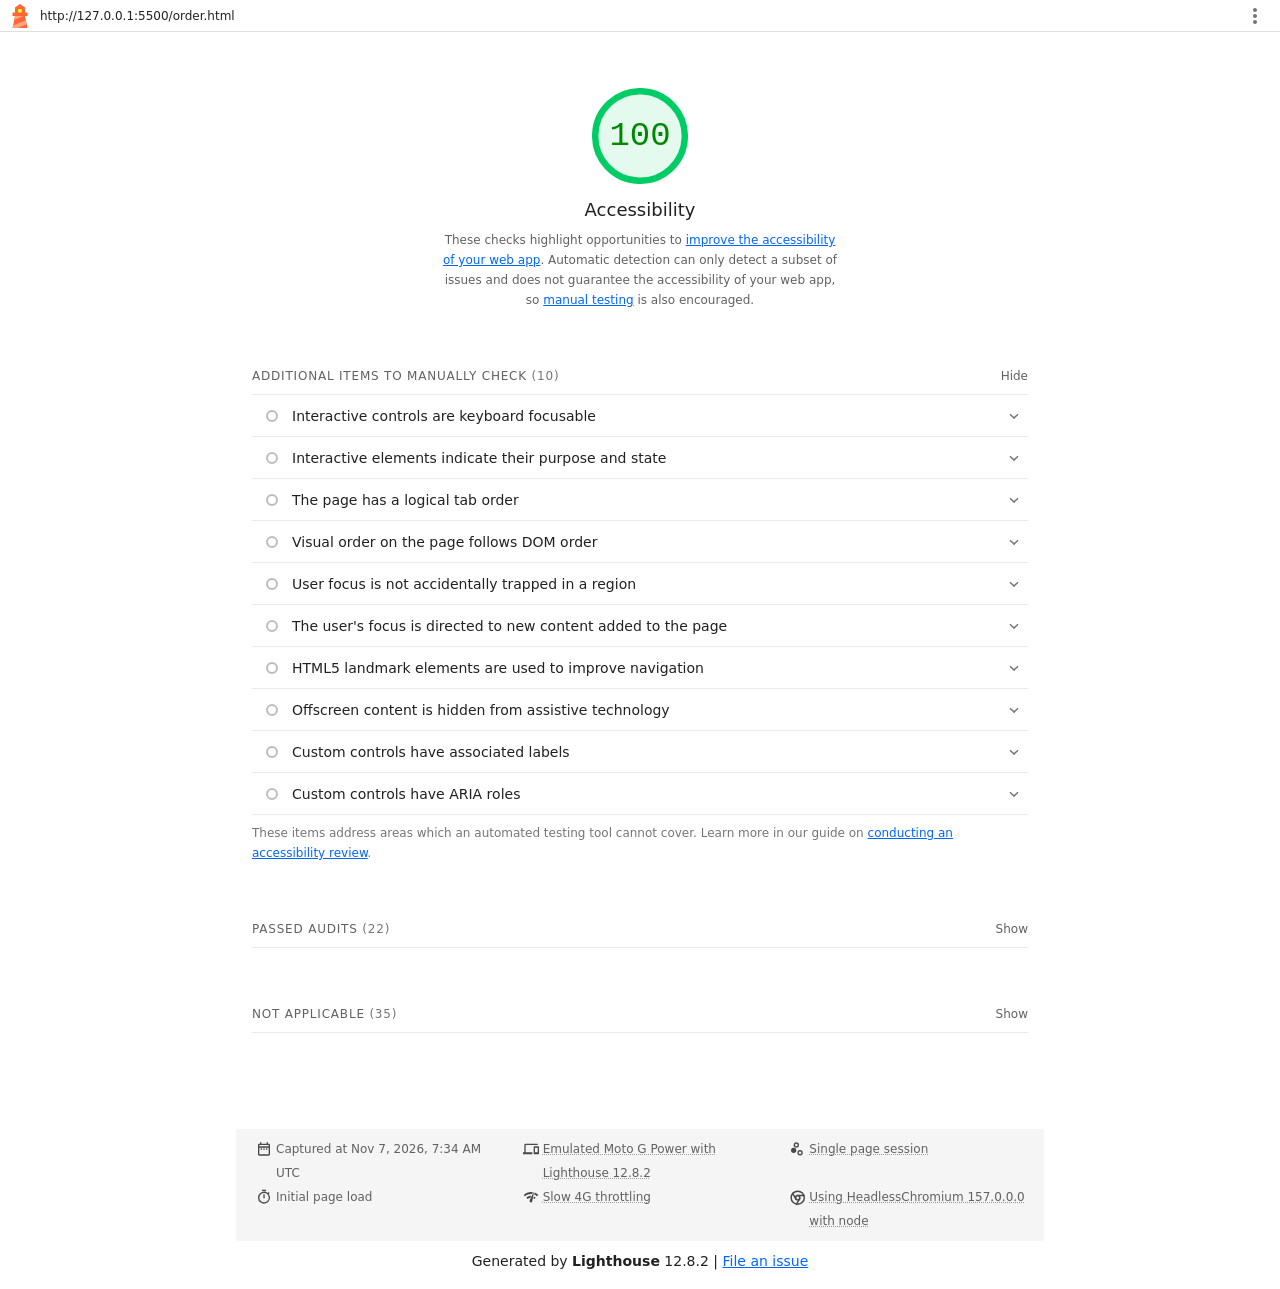
<file: lighthouse/order-accessibility.html>
<!--
@license
Copyright 2018 Google LLC
SPDX-License-Identifier: Apache-2.0
-->
<!doctype html>
<html lang="en">
<head>
  <meta charset="utf-8">
  <meta name="viewport" content="width=device-width, initial-scale=1, minimum-scale=1">
  <link rel="icon" href='data:image/svg+xml;utf8,<svg fill="none" xmlns="http://www.w3.org/2000/svg" viewBox="0 0 48 48"><path d="m14 7 10-7 10 7v10h5v7h-5l5 24H9l5-24H9v-7h5V7Z" fill="%23F63"/><path d="M31.561 24H14l-1.689 8.105L31.561 24ZM18.983 48H9l1.022-4.907L35.723 32.27l1.663 7.98L18.983 48Z" fill="%23FFA385"/><path fill="%23FF3" d="M20.5 10h7v7h-7z"/></svg>'>
  <title>Lighthouse Report</title>
  <style>body {margin: 0}</style>
</head>
<body>
  <noscript>Lighthouse report requires JavaScript. Please enable.</noscript>

  <div id="lh-log"></div>

  <script>window.__LIGHTHOUSE_JSON__ = {"lighthouseVersion":"12.8.2","requestedUrl":"http://127.0.0.1:5500/order.html","mainDocumentUrl":"http://127.0.0.1:5500/order.html","finalDisplayedUrl":"http://127.0.0.1:5500/order.html","finalUrl":"http://127.0.0.1:5500/order.html","fetchTime":"2026-11-07T07:34:17.479Z","gatherMode":"navigation","runWarnings":[],"userAgent":"Mozilla/5.0 (Macintosh; Intel Mac OS X 10_15_7) AppleWebKit/537.36 (KHTML, like Gecko) HeadlessChrome/157.0.0.0 Safari/537.36","environment":{"networkUserAgent":"Mozilla/5.0 (Linux; Android 11; moto g power (2022)) AppleWebKit/537.36 (KHTML, like Gecko) Chrome/136.0.0.0 Mobile Safari/537.36","hostUserAgent":"Mozilla/5.0 (Macintosh; Intel Mac OS X 10_15_7) AppleWebKit/537.36 (KHTML, like Gecko) HeadlessChrome/157.0.0.0 Safari/537.36","benchmarkIndex":4269.5,"credits":{"axe-core":"4.14.0"}},"audits":{"accesskeys":{"id":"accesskeys","title":"`[accesskey]` values are unique","description":"Access keys let users quickly focus a part of the page. For proper navigation, each access key must be unique. [Learn more about access keys](https://dequeuniversity.com/rules/axe/4.10/accesskeys).","score":null,"scoreDisplayMode":"notApplicable"},"aria-allowed-attr":{"id":"aria-allowed-attr","title":"`[aria-*]` attributes match their roles","description":"Each ARIA `role` supports a specific subset of `aria-*` attributes. Mismatching these invalidates the `aria-*` attributes. [Learn how to match ARIA attributes to their roles](https://dequeuniversity.com/rules/axe/4.10/aria-allowed-attr).","score":1,"scoreDisplayMode":"binary","details":{"type":"table","headings":[{"key":"node","valueType":"node","subItemsHeading":{"key":"relatedNode","valueType":"node"},"label":"Failing Elements"}],"items":[]}},"aria-allowed-role":{"id":"aria-allowed-role","title":"Uses ARIA roles only on compatible elements","description":"Many HTML elements can only be assigned certain ARIA roles. Using ARIA roles where they are not allowed can interfere with the accessibility of the web page. [Learn more about ARIA roles](https://dequeuniversity.com/rules/axe/4.10/aria-allowed-role).","score":1,"scoreDisplayMode":"binary","details":{"type":"table","headings":[{"key":"node","valueType":"node","subItemsHeading":{"key":"relatedNode","valueType":"node"},"label":"Failing Elements"}],"items":[]}},"aria-command-name":{"id":"aria-command-name","title":"`button`, `link`, and `menuitem` elements have accessible names","description":"When an element doesn't have an accessible name, screen readers announce it with a generic name, making it unusable for users who rely on screen readers. [Learn how to make command elements more accessible](https://dequeuniversity.com/rules/axe/4.10/aria-command-name).","score":null,"scoreDisplayMode":"notApplicable"},"aria-conditional-attr":{"id":"aria-conditional-attr","title":"ARIA attributes are used as specified for the element's role","description":"Some ARIA attributes are only allowed on an element under certain conditions. [Learn more about conditional ARIA attributes](https://dequeuniversity.com/rules/axe/4.10/aria-conditional-attr).","score":1,"scoreDisplayMode":"binary","details":{"type":"table","headings":[{"key":"node","valueType":"node","subItemsHeading":{"key":"relatedNode","valueType":"node"},"label":"Failing Elements"}],"items":[]}},"aria-deprecated-role":{"id":"aria-deprecated-role","title":"Deprecated ARIA roles were not used","description":"Deprecated ARIA roles may not be processed correctly by assistive technology. [Learn more about deprecated ARIA roles](https://dequeuniversity.com/rules/axe/4.10/aria-deprecated-role).","score":null,"scoreDisplayMode":"notApplicable"},"aria-dialog-name":{"id":"aria-dialog-name","title":"Elements with `role=\"dialog\"` or `role=\"alertdialog\"` have accessible names.","description":"ARIA dialog elements without accessible names may prevent screen readers users from discerning the purpose of these elements. [Learn how to make ARIA dialog elements more accessible](https://dequeuniversity.com/rules/axe/4.10/aria-dialog-name).","score":null,"scoreDisplayMode":"notApplicable"},"aria-hidden-body":{"id":"aria-hidden-body","title":"`[aria-hidden=\"true\"]` is not present on the document `\u003cbody>`","description":"Assistive technologies, like screen readers, work inconsistently when `aria-hidden=\"true\"` is set on the document `\u003cbody>`. [Learn how `aria-hidden` affects the document body](https://dequeuniversity.com/rules/axe/4.10/aria-hidden-body).","score":1,"scoreDisplayMode":"binary","details":{"type":"table","headings":[{"key":"node","valueType":"node","subItemsHeading":{"key":"relatedNode","valueType":"node"},"label":"Failing Elements"}],"items":[]}},"aria-hidden-focus":{"id":"aria-hidden-focus","title":"`[aria-hidden=\"true\"]` elements do not contain focusable descendents","description":"Focusable descendents within an `[aria-hidden=\"true\"]` element prevent those interactive elements from being available to users of assistive technologies like screen readers. [Learn how `aria-hidden` affects focusable elements](https://dequeuniversity.com/rules/axe/4.10/aria-hidden-focus).","score":null,"scoreDisplayMode":"notApplicable"},"aria-input-field-name":{"id":"aria-input-field-name","title":"ARIA input fields have accessible names","description":"When an input field doesn't have an accessible name, screen readers announce it with a generic name, making it unusable for users who rely on screen readers. [Learn more about input field labels](https://dequeuniversity.com/rules/axe/4.10/aria-input-field-name).","score":null,"scoreDisplayMode":"notApplicable"},"aria-meter-name":{"id":"aria-meter-name","title":"ARIA `meter` elements have accessible names","description":"When a meter element doesn't have an accessible name, screen readers announce it with a generic name, making it unusable for users who rely on screen readers. [Learn how to name `meter` elements](https://dequeuniversity.com/rules/axe/4.10/aria-meter-name).","score":null,"scoreDisplayMode":"notApplicable"},"aria-progressbar-name":{"id":"aria-progressbar-name","title":"ARIA `progressbar` elements have accessible names","description":"When a `progressbar` element doesn't have an accessible name, screen readers announce it with a generic name, making it unusable for users who rely on screen readers. [Learn how to label `progressbar` elements](https://dequeuniversity.com/rules/axe/4.10/aria-progressbar-name).","score":null,"scoreDisplayMode":"notApplicable"},"aria-prohibited-attr":{"id":"aria-prohibited-attr","title":"Elements use only permitted ARIA attributes","description":"Using ARIA attributes in roles where they are prohibited can mean that important information is not communicated to users of assistive technologies. [Learn more about prohibited ARIA roles](https://dequeuniversity.com/rules/axe/4.10/aria-prohibited-attr).","score":1,"scoreDisplayMode":"binary","details":{"type":"table","headings":[{"key":"node","valueType":"node","subItemsHeading":{"key":"relatedNode","valueType":"node"},"label":"Failing Elements"}],"items":[]}},"aria-required-attr":{"id":"aria-required-attr","title":"`[role]`s have all required `[aria-*]` attributes","description":"Some ARIA roles have required attributes that describe the state of the element to screen readers. [Learn more about roles and required attributes](https://dequeuniversity.com/rules/axe/4.10/aria-required-attr).","score":null,"scoreDisplayMode":"notApplicable"},"aria-required-children":{"id":"aria-required-children","title":"Elements with an ARIA `[role]` that require children to contain a specific `[role]` have all required children.","description":"Some ARIA parent roles must contain specific child roles to perform their intended accessibility functions. [Learn more about roles and required children elements](https://dequeuniversity.com/rules/axe/4.10/aria-required-children).","score":null,"scoreDisplayMode":"notApplicable"},"aria-required-parent":{"id":"aria-required-parent","title":"`[role]`s are contained by their required parent element","description":"Some ARIA child roles must be contained by specific parent roles to properly perform their intended accessibility functions. [Learn more about ARIA roles and required parent element](https://dequeuniversity.com/rules/axe/4.10/aria-required-parent).","score":null,"scoreDisplayMode":"notApplicable"},"aria-roles":{"id":"aria-roles","title":"`[role]` values are valid","description":"ARIA roles must have valid values in order to perform their intended accessibility functions. [Learn more about valid ARIA roles](https://dequeuniversity.com/rules/axe/4.10/aria-roles).","score":null,"scoreDisplayMode":"notApplicable"},"aria-text":{"id":"aria-text","title":"Elements with the `role=text` attribute do not have focusable descendents.","description":"Adding `role=text` around a text node split by markup enables VoiceOver to treat it as one phrase, but the element's focusable descendents will not be announced. [Learn more about the `role=text` attribute](https://dequeuniversity.com/rules/axe/4.10/aria-text).","score":null,"scoreDisplayMode":"notApplicable"},"aria-toggle-field-name":{"id":"aria-toggle-field-name","title":"ARIA toggle fields have accessible names","description":"When a toggle field doesn't have an accessible name, screen readers announce it with a generic name, making it unusable for users who rely on screen readers. [Learn more about toggle fields](https://dequeuniversity.com/rules/axe/4.10/aria-toggle-field-name).","score":null,"scoreDisplayMode":"notApplicable"},"aria-tooltip-name":{"id":"aria-tooltip-name","title":"ARIA `tooltip` elements have accessible names","description":"When a tooltip element doesn't have an accessible name, screen readers announce it with a generic name, making it unusable for users who rely on screen readers. [Learn how to name `tooltip` elements](https://dequeuniversity.com/rules/axe/4.10/aria-tooltip-name).","score":null,"scoreDisplayMode":"notApplicable"},"aria-treeitem-name":{"id":"aria-treeitem-name","title":"ARIA `treeitem` elements have accessible names","description":"When a `treeitem` element doesn't have an accessible name, screen readers announce it with a generic name, making it unusable for users who rely on screen readers. [Learn more about labeling `treeitem` elements](https://dequeuniversity.com/rules/axe/4.10/aria-treeitem-name).","score":null,"scoreDisplayMode":"notApplicable"},"aria-valid-attr-value":{"id":"aria-valid-attr-value","title":"`[aria-*]` attributes have valid values","description":"Assistive technologies, like screen readers, can't interpret ARIA attributes with invalid values. [Learn more about valid values for ARIA attributes](https://dequeuniversity.com/rules/axe/4.10/aria-valid-attr-value).","score":1,"scoreDisplayMode":"binary","details":{"type":"table","headings":[{"key":"node","valueType":"node","subItemsHeading":{"key":"relatedNode","valueType":"node"},"label":"Failing Elements"}],"items":[]}},"aria-valid-attr":{"id":"aria-valid-attr","title":"`[aria-*]` attributes are valid and not misspelled","description":"Assistive technologies, like screen readers, can't interpret ARIA attributes with invalid names. [Learn more about valid ARIA attributes](https://dequeuniversity.com/rules/axe/4.10/aria-valid-attr).","score":1,"scoreDisplayMode":"binary","details":{"type":"table","headings":[{"key":"node","valueType":"node","subItemsHeading":{"key":"relatedNode","valueType":"node"},"label":"Failing Elements"}],"items":[]}},"button-name":{"id":"button-name","title":"Buttons have an accessible name","description":"When a button doesn't have an accessible name, screen readers announce it as \"button\", making it unusable for users who rely on screen readers. [Learn how to make buttons more accessible](https://dequeuniversity.com/rules/axe/4.10/button-name).","score":1,"scoreDisplayMode":"binary","details":{"type":"table","headings":[{"key":"node","valueType":"node","subItemsHeading":{"key":"relatedNode","valueType":"node"},"label":"Failing Elements"}],"items":[]}},"bypass":{"id":"bypass","title":"The page contains a heading, skip link, or landmark region","description":"Adding ways to bypass repetitive content lets keyboard users navigate the page more efficiently. [Learn more about bypass blocks](https://dequeuniversity.com/rules/axe/4.10/bypass).","score":null,"scoreDisplayMode":"notApplicable"},"color-contrast":{"id":"color-contrast","title":"Background and foreground colors have a sufficient contrast ratio","description":"Low-contrast text is difficult or impossible for many users to read. [Learn how to provide sufficient color contrast](https://dequeuniversity.com/rules/axe/4.10/color-contrast).","score":1,"scoreDisplayMode":"binary","details":{"type":"table","headings":[{"key":"node","valueType":"node","subItemsHeading":{"key":"relatedNode","valueType":"node"},"label":"Failing Elements"}],"items":[]}},"definition-list":{"id":"definition-list","title":"`\u003cdl>`'s contain only properly-ordered `\u003cdt>` and `\u003cdd>` groups, `\u003cscript>`, `\u003ctemplate>` or `\u003cdiv>` elements.","description":"When definition lists are not properly marked up, screen readers may produce confusing or inaccurate output. [Learn how to structure definition lists correctly](https://dequeuniversity.com/rules/axe/4.10/definition-list).","score":null,"scoreDisplayMode":"notApplicable"},"dlitem":{"id":"dlitem","title":"Definition list items are wrapped in `\u003cdl>` elements","description":"Definition list items (`\u003cdt>` and `\u003cdd>`) must be wrapped in a parent `\u003cdl>` element to ensure that screen readers can properly announce them. [Learn how to structure definition lists correctly](https://dequeuniversity.com/rules/axe/4.10/dlitem).","score":null,"scoreDisplayMode":"notApplicable"},"document-title":{"id":"document-title","title":"Document has a `\u003ctitle>` element","description":"The title gives screen reader users an overview of the page, and search engine users rely on it heavily to determine if a page is relevant to their search. [Learn more about document titles](https://dequeuniversity.com/rules/axe/4.10/document-title).","score":1,"scoreDisplayMode":"binary","details":{"type":"table","headings":[{"key":"node","valueType":"node","subItemsHeading":{"key":"relatedNode","valueType":"node"},"label":"Failing Elements"}],"items":[]}},"duplicate-id-aria":{"id":"duplicate-id-aria","title":"ARIA IDs are unique","description":"The value of an ARIA ID must be unique to prevent other instances from being overlooked by assistive technologies. [Learn how to fix duplicate ARIA IDs](https://dequeuniversity.com/rules/axe/4.10/duplicate-id-aria).","score":null,"scoreDisplayMode":"notApplicable"},"empty-heading":{"id":"empty-heading","title":"All heading elements contain content.","description":"A heading with no content or inaccessible text prevent screen reader users from accessing information on the page's structure. [Learn more about headings](https://dequeuniversity.com/rules/axe/4.10/empty-heading).","score":null,"scoreDisplayMode":"notApplicable"},"form-field-multiple-labels":{"id":"form-field-multiple-labels","title":"No form fields have multiple labels","description":"Form fields with multiple labels can be confusingly announced by assistive technologies like screen readers which use either the first, the last, or all of the labels. [Learn how to use form labels](https://dequeuniversity.com/rules/axe/4.10/form-field-multiple-labels).","score":null,"scoreDisplayMode":"notApplicable"},"frame-title":{"id":"frame-title","title":"`\u003cframe>` or `\u003ciframe>` elements have a title","description":"Screen reader users rely on frame titles to describe the contents of frames. [Learn more about frame titles](https://dequeuniversity.com/rules/axe/4.10/frame-title).","score":null,"scoreDisplayMode":"notApplicable"},"heading-order":{"id":"heading-order","title":"Heading elements appear in a sequentially-descending order","description":"Properly ordered headings that do not skip levels convey the semantic structure of the page, making it easier to navigate and understand when using assistive technologies. [Learn more about heading order](https://dequeuniversity.com/rules/axe/4.10/heading-order).","score":1,"scoreDisplayMode":"binary","details":{"type":"table","headings":[{"key":"node","valueType":"node","subItemsHeading":{"key":"relatedNode","valueType":"node"},"label":"Failing Elements"}],"items":[]}},"html-has-lang":{"id":"html-has-lang","title":"`\u003chtml>` element has a `[lang]` attribute","description":"If a page doesn't specify a `lang` attribute, a screen reader assumes that the page is in the default language that the user chose when setting up the screen reader. If the page isn't actually in the default language, then the screen reader might not announce the page's text correctly. [Learn more about the `lang` attribute](https://dequeuniversity.com/rules/axe/4.10/html-has-lang).","score":1,"scoreDisplayMode":"binary","details":{"type":"table","headings":[{"key":"node","valueType":"node","subItemsHeading":{"key":"relatedNode","valueType":"node"},"label":"Failing Elements"}],"items":[]}},"html-lang-valid":{"id":"html-lang-valid","title":"`\u003chtml>` element has a valid value for its `[lang]` attribute","description":"Specifying a valid [BCP 47 language](https://www.w3.org/International/questions/qa-choosing-language-tags#question) helps screen readers announce text properly. [Learn how to use the `lang` attribute](https://dequeuniversity.com/rules/axe/4.10/html-lang-valid).","score":1,"scoreDisplayMode":"binary","details":{"type":"table","headings":[{"key":"node","valueType":"node","subItemsHeading":{"key":"relatedNode","valueType":"node"},"label":"Failing Elements"}],"items":[]}},"html-xml-lang-mismatch":{"id":"html-xml-lang-mismatch","title":"`\u003chtml>` element has an `[xml:lang]` attribute with the same base language as the `[lang]` attribute.","description":"If the webpage does not specify a consistent language, then the screen reader might not announce the page's text correctly. [Learn more about the `lang` attribute](https://dequeuniversity.com/rules/axe/4.10/html-xml-lang-mismatch).","score":null,"scoreDisplayMode":"notApplicable"},"identical-links-same-purpose":{"id":"identical-links-same-purpose","title":"Identical links have the same purpose.","description":"Links with the same destination should have the same description, to help users understand the link's purpose and decide whether to follow it. [Learn more about identical links](https://dequeuniversity.com/rules/axe/4.10/identical-links-same-purpose).","score":null,"scoreDisplayMode":"notApplicable"},"image-alt":{"id":"image-alt","title":"Image elements have `[alt]` attributes","description":"Informative elements should aim for short, descriptive alternate text. Decorative elements can be ignored with an empty alt attribute. [Learn more about the `alt` attribute](https://dequeuniversity.com/rules/axe/4.10/image-alt).","score":null,"scoreDisplayMode":"notApplicable"},"image-redundant-alt":{"id":"image-redundant-alt","title":"Image elements do not have `[alt]` attributes that are redundant text.","description":"Informative elements should aim for short, descriptive alternative text. Alternative text that is exactly the same as the text adjacent to the link or image is potentially confusing for screen reader users, because the text will be read twice. [Learn more about the `alt` attribute](https://dequeuniversity.com/rules/axe/4.10/image-redundant-alt).","score":null,"scoreDisplayMode":"notApplicable"},"input-button-name":{"id":"input-button-name","title":"Input buttons have discernible text.","description":"Adding discernable and accessible text to input buttons may help screen reader users understand the purpose of the input button. [Learn more about input buttons](https://dequeuniversity.com/rules/axe/4.10/input-button-name).","score":null,"scoreDisplayMode":"notApplicable"},"input-image-alt":{"id":"input-image-alt","title":"`\u003cinput type=\"image\">` elements have `[alt]` text","description":"When an image is being used as an `\u003cinput>` button, providing alternative text can help screen reader users understand the purpose of the button. [Learn about input image alt text](https://dequeuniversity.com/rules/axe/4.10/input-image-alt).","score":null,"scoreDisplayMode":"notApplicable"},"label-content-name-mismatch":{"id":"label-content-name-mismatch","title":"Elements with visible text labels have matching accessible names.","description":"Visible text labels that do not match the accessible name can result in a confusing experience for screen reader users. [Learn more about accessible names](https://dequeuniversity.com/rules/axe/4.10/label-content-name-mismatch).","score":1,"scoreDisplayMode":"binary","details":{"type":"table","headings":[{"key":"node","valueType":"node","subItemsHeading":{"key":"relatedNode","valueType":"node"},"label":"Failing Elements"}],"items":[]}},"label":{"id":"label","title":"Form elements have associated labels","description":"Labels ensure that form controls are announced properly by assistive technologies, like screen readers. [Learn more about form element labels](https://dequeuniversity.com/rules/axe/4.10/label).","score":1,"scoreDisplayMode":"binary","details":{"type":"table","headings":[{"key":"node","valueType":"node","subItemsHeading":{"key":"relatedNode","valueType":"node"},"label":"Failing Elements"}],"items":[]}},"landmark-one-main":{"id":"landmark-one-main","title":"Document has a main landmark.","description":"One main landmark helps screen reader users navigate a web page. [Learn more about landmarks](https://dequeuniversity.com/rules/axe/4.10/landmark-one-main).","score":null,"scoreDisplayMode":"notApplicable"},"link-name":{"id":"link-name","title":"Links have a discernible name","description":"Link text (and alternate text for images, when used as links) that is discernible, unique, and focusable improves the navigation experience for screen reader users. [Learn how to make links accessible](https://dequeuniversity.com/rules/axe/4.10/link-name).","score":1,"scoreDisplayMode":"binary","details":{"type":"table","headings":[{"key":"node","valueType":"node","subItemsHeading":{"key":"relatedNode","valueType":"node"},"label":"Failing Elements"}],"items":[]}},"link-in-text-block":{"id":"link-in-text-block","title":"Links are distinguishable without relying on color.","description":"Low-contrast text is difficult or impossible for many users to read. Link text that is discernible improves the experience for users with low vision. [Learn how to make links distinguishable](https://dequeuniversity.com/rules/axe/4.10/link-in-text-block).","score":null,"scoreDisplayMode":"notApplicable"},"list":{"id":"list","title":"Lists contain only `\u003cli>` elements and script supporting elements (`\u003cscript>` and `\u003ctemplate>`).","description":"Screen readers have a specific way of announcing lists. Ensuring proper list structure aids screen reader output. [Learn more about proper list structure](https://dequeuniversity.com/rules/axe/4.10/list).","score":1,"scoreDisplayMode":"binary","details":{"type":"table","headings":[{"key":"node","valueType":"node","subItemsHeading":{"key":"relatedNode","valueType":"node"},"label":"Failing Elements"}],"items":[]}},"listitem":{"id":"listitem","title":"List items (`\u003cli>`) are contained within `\u003cul>`, `\u003col>` or `\u003cmenu>` parent elements","description":"Screen readers require list items (`\u003cli>`) to be contained within a parent `\u003cul>`, `\u003col>` or `\u003cmenu>` to be announced properly. [Learn more about proper list structure](https://dequeuniversity.com/rules/axe/4.10/listitem).","score":1,"scoreDisplayMode":"binary","details":{"type":"table","headings":[{"key":"node","valueType":"node","subItemsHeading":{"key":"relatedNode","valueType":"node"},"label":"Failing Elements"}],"items":[]}},"meta-refresh":{"id":"meta-refresh","title":"The document does not use `\u003cmeta http-equiv=\"refresh\">`","description":"Users do not expect a page to refresh automatically, and doing so will move focus back to the top of the page. This may create a frustrating or confusing experience. [Learn more about the refresh meta tag](https://dequeuniversity.com/rules/axe/4.10/meta-refresh).","score":null,"scoreDisplayMode":"notApplicable"},"meta-viewport":{"id":"meta-viewport","title":"`[user-scalable=\"no\"]` is not used in the `\u003cmeta name=\"viewport\">` element and the `[maximum-scale]` attribute is not less than 5.","description":"Disabling zooming is problematic for users with low vision who rely on screen magnification to properly see the contents of a web page. [Learn more about the viewport meta tag](https://dequeuniversity.com/rules/axe/4.10/meta-viewport).","score":1,"scoreDisplayMode":"binary","details":{"type":"table","headings":[{"key":"node","valueType":"node","subItemsHeading":{"key":"relatedNode","valueType":"node"},"label":"Failing Elements"}],"items":[]}},"object-alt":{"id":"object-alt","title":"`\u003cobject>` elements have alternate text","description":"Screen readers cannot translate non-text content. Adding alternate text to `\u003cobject>` elements helps screen readers convey meaning to users. [Learn more about alt text for `object` elements](https://dequeuniversity.com/rules/axe/4.10/object-alt).","score":null,"scoreDisplayMode":"notApplicable"},"select-name":{"id":"select-name","title":"Select elements have associated label elements.","description":"Form elements without effective labels can create frustrating experiences for screen reader users. [Learn more about the `select` element](https://dequeuniversity.com/rules/axe/4.10/select-name).","score":1,"scoreDisplayMode":"binary","details":{"type":"table","headings":[{"key":"node","valueType":"node","subItemsHeading":{"key":"relatedNode","valueType":"node"},"label":"Failing Elements"}],"items":[]}},"skip-link":{"id":"skip-link","title":"Skip links are focusable.","description":"Including a skip link can help users skip to the main content to save time. [Learn more about skip links](https://dequeuniversity.com/rules/axe/4.10/skip-link).","score":1,"scoreDisplayMode":"binary","details":{"type":"table","headings":[{"key":"node","valueType":"node","subItemsHeading":{"key":"relatedNode","valueType":"node"},"label":"Failing Elements"}],"items":[]}},"tabindex":{"id":"tabindex","title":"No element has a `[tabindex]` value greater than 0","description":"A value greater than 0 implies an explicit navigation ordering. Although technically valid, this often creates frustrating experiences for users who rely on assistive technologies. [Learn more about the `tabindex` attribute](https://dequeuniversity.com/rules/axe/4.10/tabindex).","score":1,"scoreDisplayMode":"binary","details":{"type":"table","headings":[{"key":"node","valueType":"node","subItemsHeading":{"key":"relatedNode","valueType":"node"},"label":"Failing Elements"}],"items":[]}},"table-duplicate-name":{"id":"table-duplicate-name","title":"Tables have different content in the summary attribute and `\u003ccaption>`.","description":"The summary attribute should describe the table structure, while `\u003ccaption>` should have the onscreen title. Accurate table mark-up helps users of screen readers. [Learn more about summary and caption](https://dequeuniversity.com/rules/axe/4.10/table-duplicate-name).","score":null,"scoreDisplayMode":"notApplicable"},"table-fake-caption":{"id":"table-fake-caption","title":"Tables use `\u003ccaption>` instead of cells with the `[colspan]` attribute to indicate a caption.","description":"Screen readers have features to make navigating tables easier. Ensuring that tables use the actual caption element instead of cells with the `[colspan]` attribute may improve the experience for screen reader users. [Learn more about captions](https://dequeuniversity.com/rules/axe/4.10/table-fake-caption).","score":null,"scoreDisplayMode":"notApplicable"},"target-size":{"id":"target-size","title":"Touch targets have sufficient size and spacing.","description":"Touch targets with sufficient size and spacing help users who may have difficulty targeting small controls to activate the targets. [Learn more about touch targets](https://dequeuniversity.com/rules/axe/4.10/target-size).","score":1,"scoreDisplayMode":"binary","details":{"type":"table","headings":[{"key":"node","valueType":"node","subItemsHeading":{"key":"relatedNode","valueType":"node"},"label":"Failing Elements"}],"items":[]}},"td-has-header":{"id":"td-has-header","title":"`\u003ctd>` elements in a large `\u003ctable>` have one or more table headers.","description":"Screen readers have features to make navigating tables easier. Ensuring that `\u003ctd>` elements in a large table (3 or more cells in width and height) have an associated table header may improve the experience for screen reader users. [Learn more about table headers](https://dequeuniversity.com/rules/axe/4.10/td-has-header).","score":null,"scoreDisplayMode":"notApplicable"},"td-headers-attr":{"id":"td-headers-attr","title":"Cells in a `\u003ctable>` element that use the `[headers]` attribute refer to table cells within the same table.","description":"Screen readers have features to make navigating tables easier. Ensuring `\u003ctd>` cells using the `[headers]` attribute only refer to other cells in the same table may improve the experience for screen reader users. [Learn more about the `headers` attribute](https://dequeuniversity.com/rules/axe/4.10/td-headers-attr).","score":null,"scoreDisplayMode":"notApplicable"},"th-has-data-cells":{"id":"th-has-data-cells","title":"`\u003cth>` elements and elements with `[role=\"columnheader\"/\"rowheader\"]` have data cells they describe.","description":"Screen readers have features to make navigating tables easier. Ensuring table headers always refer to some set of cells may improve the experience for screen reader users. [Learn more about table headers](https://dequeuniversity.com/rules/axe/4.10/th-has-data-cells).","score":null,"scoreDisplayMode":"notApplicable"},"valid-lang":{"id":"valid-lang","title":"`[lang]` attributes have a valid value","description":"Specifying a valid [BCP 47 language](https://www.w3.org/International/questions/qa-choosing-language-tags#question) on elements helps ensure that text is pronounced correctly by a screen reader. [Learn how to use the `lang` attribute](https://dequeuniversity.com/rules/axe/4.10/valid-lang).","score":null,"scoreDisplayMode":"notApplicable"},"video-caption":{"id":"video-caption","title":"`\u003cvideo>` elements contain a `\u003ctrack>` element with `[kind=\"captions\"]`","description":"When a video provides a caption it is easier for deaf and hearing impaired users to access its information. [Learn more about video captions](https://dequeuniversity.com/rules/axe/4.10/video-caption).","score":null,"scoreDisplayMode":"notApplicable"},"custom-controls-labels":{"id":"custom-controls-labels","title":"Custom controls have associated labels","description":"Custom interactive controls have associated labels, provided by aria-label or aria-labelledby. [Learn more about custom controls and labels](https://developer.chrome.com/docs/lighthouse/accessibility/custom-controls-labels/).","score":null,"scoreDisplayMode":"manual"},"custom-controls-roles":{"id":"custom-controls-roles","title":"Custom controls have ARIA roles","description":"Custom interactive controls have appropriate ARIA roles. [Learn how to add roles to custom controls](https://developer.chrome.com/docs/lighthouse/accessibility/custom-control-roles/).","score":null,"scoreDisplayMode":"manual"},"focus-traps":{"id":"focus-traps","title":"User focus is not accidentally trapped in a region","description":"A user can tab into and out of any control or region without accidentally trapping their focus. [Learn how to avoid focus traps](https://developer.chrome.com/docs/lighthouse/accessibility/focus-traps/).","score":null,"scoreDisplayMode":"manual"},"focusable-controls":{"id":"focusable-controls","title":"Interactive controls are keyboard focusable","description":"Custom interactive controls are keyboard focusable and display a focus indicator. [Learn how to make custom controls focusable](https://developer.chrome.com/docs/lighthouse/accessibility/focusable-controls/).","score":null,"scoreDisplayMode":"manual"},"interactive-element-affordance":{"id":"interactive-element-affordance","title":"Interactive elements indicate their purpose and state","description":"Interactive elements, such as links and buttons, should indicate their state and be distinguishable from non-interactive elements. [Learn how to decorate interactive elements with affordance hints](https://developer.chrome.com/docs/lighthouse/accessibility/interactive-element-affordance/).","score":null,"scoreDisplayMode":"manual"},"logical-tab-order":{"id":"logical-tab-order","title":"The page has a logical tab order","description":"Tabbing through the page follows the visual layout. Users cannot focus elements that are offscreen. [Learn more about logical tab ordering](https://developer.chrome.com/docs/lighthouse/accessibility/logical-tab-order/).","score":null,"scoreDisplayMode":"manual"},"managed-focus":{"id":"managed-focus","title":"The user's focus is directed to new content added to the page","description":"If new content, such as a dialog, is added to the page, the user's focus is directed to it. [Learn how to direct focus to new content](https://developer.chrome.com/docs/lighthouse/accessibility/managed-focus/).","score":null,"scoreDisplayMode":"manual"},"offscreen-content-hidden":{"id":"offscreen-content-hidden","title":"Offscreen content is hidden from assistive technology","description":"Offscreen content is hidden with display: none or aria-hidden=true. [Learn how to properly hide offscreen content](https://developer.chrome.com/docs/lighthouse/accessibility/offscreen-content-hidden/).","score":null,"scoreDisplayMode":"manual"},"use-landmarks":{"id":"use-landmarks","title":"HTML5 landmark elements are used to improve navigation","description":"Landmark elements (`\u003cmain>`, `\u003cnav>`, etc.) are used to improve the keyboard navigation of the page for assistive technology. [Learn more about landmark elements](https://developer.chrome.com/docs/lighthouse/accessibility/use-landmarks/).","score":null,"scoreDisplayMode":"manual"},"visual-order-follows-dom":{"id":"visual-order-follows-dom","title":"Visual order on the page follows DOM order","description":"DOM order matches the visual order, improving navigation for assistive technology. [Learn more about DOM and visual ordering](https://developer.chrome.com/docs/lighthouse/accessibility/visual-order-follows-dom/).","score":null,"scoreDisplayMode":"manual"}},"configSettings":{"output":["html","json"],"maxWaitForFcp":30000,"maxWaitForLoad":45000,"pauseAfterFcpMs":1000,"pauseAfterLoadMs":1000,"networkQuietThresholdMs":1000,"cpuQuietThresholdMs":1000,"formFactor":"mobile","throttling":{"rttMs":150,"throughputKbps":1638.4,"requestLatencyMs":562.5,"downloadThroughputKbps":1474.5600000000002,"uploadThroughputKbps":675,"cpuSlowdownMultiplier":4},"throttlingMethod":"simulate","screenEmulation":{"mobile":true,"width":412,"height":823,"deviceScaleFactor":1.75,"disabled":false},"emulatedUserAgent":"Mozilla/5.0 (Linux; Android 11; moto g power (2022)) AppleWebKit/537.36 (KHTML, like Gecko) Chrome/136.0.0.0 Mobile Safari/537.36","auditMode":false,"gatherMode":false,"clearStorageTypes":["file_systems","shader_cache","service_workers","cache_storage"],"disableStorageReset":false,"debugNavigation":false,"channel":"node","usePassiveGathering":false,"disableFullPageScreenshot":false,"skipAboutBlank":false,"blankPage":"about:blank","ignoreStatusCode":false,"locale":"en-US","blockedUrlPatterns":null,"additionalTraceCategories":null,"extraHeaders":null,"precomputedLanternData":null,"onlyAudits":null,"onlyCategories":["accessibility"],"skipAudits":null},"categories":{"accessibility":{"title":"Accessibility","description":"These checks highlight opportunities to [improve the accessibility of your web app](https://developer.chrome.com/docs/lighthouse/accessibility/). Automatic detection can only detect a subset of issues and does not guarantee the accessibility of your web app, so [manual testing](https://web.dev/articles/how-to-review) is also encouraged.","manualDescription":"These items address areas which an automated testing tool cannot cover. Learn more in our guide on [conducting an accessibility review](https://web.dev/articles/how-to-review).","supportedModes":["navigation","snapshot"],"auditRefs":[{"id":"accesskeys","weight":0,"group":"a11y-navigation"},{"id":"aria-allowed-attr","weight":10,"group":"a11y-aria"},{"id":"aria-allowed-role","weight":1,"group":"a11y-aria"},{"id":"aria-command-name","weight":0,"group":"a11y-aria"},{"id":"aria-conditional-attr","weight":7,"group":"a11y-aria"},{"id":"aria-deprecated-role","weight":0,"group":"a11y-aria"},{"id":"aria-dialog-name","weight":0,"group":"a11y-aria"},{"id":"aria-hidden-body","weight":10,"group":"a11y-aria"},{"id":"aria-hidden-focus","weight":0,"group":"a11y-aria"},{"id":"aria-input-field-name","weight":0,"group":"a11y-aria"},{"id":"aria-meter-name","weight":0,"group":"a11y-aria"},{"id":"aria-progressbar-name","weight":0,"group":"a11y-aria"},{"id":"aria-prohibited-attr","weight":7,"group":"a11y-aria"},{"id":"aria-required-attr","weight":0,"group":"a11y-aria"},{"id":"aria-required-children","weight":0,"group":"a11y-aria"},{"id":"aria-required-parent","weight":0,"group":"a11y-aria"},{"id":"aria-roles","weight":0,"group":"a11y-aria"},{"id":"aria-text","weight":0,"group":"a11y-aria"},{"id":"aria-toggle-field-name","weight":0,"group":"a11y-aria"},{"id":"aria-tooltip-name","weight":0,"group":"a11y-aria"},{"id":"aria-treeitem-name","weight":0,"group":"a11y-aria"},{"id":"aria-valid-attr-value","weight":10,"group":"a11y-aria"},{"id":"aria-valid-attr","weight":10,"group":"a11y-aria"},{"id":"button-name","weight":10,"group":"a11y-names-labels"},{"id":"bypass","weight":0,"group":"a11y-navigation"},{"id":"color-contrast","weight":7,"group":"a11y-color-contrast"},{"id":"definition-list","weight":0,"group":"a11y-tables-lists"},{"id":"dlitem","weight":0,"group":"a11y-tables-lists"},{"id":"document-title","weight":7,"group":"a11y-names-labels"},{"id":"duplicate-id-aria","weight":0,"group":"a11y-aria"},{"id":"form-field-multiple-labels","weight":0,"group":"a11y-names-labels"},{"id":"frame-title","weight":0,"group":"a11y-names-labels"},{"id":"heading-order","weight":3,"group":"a11y-navigation"},{"id":"html-has-lang","weight":7,"group":"a11y-language"},{"id":"html-lang-valid","weight":7,"group":"a11y-language"},{"id":"html-xml-lang-mismatch","weight":0,"group":"a11y-language"},{"id":"image-alt","weight":0,"group":"a11y-names-labels"},{"id":"image-redundant-alt","weight":0,"group":"a11y-names-labels"},{"id":"input-button-name","weight":0,"group":"a11y-names-labels"},{"id":"input-image-alt","weight":0,"group":"a11y-names-labels"},{"id":"label","weight":7,"group":"a11y-names-labels"},{"id":"link-in-text-block","weight":0,"group":"a11y-color-contrast"},{"id":"link-name","weight":7,"group":"a11y-names-labels"},{"id":"list","weight":7,"group":"a11y-tables-lists"},{"id":"listitem","weight":7,"group":"a11y-tables-lists"},{"id":"meta-refresh","weight":0,"group":"a11y-best-practices"},{"id":"meta-viewport","weight":10,"group":"a11y-best-practices"},{"id":"object-alt","weight":0,"group":"a11y-names-labels"},{"id":"select-name","weight":7,"group":"a11y-names-labels"},{"id":"skip-link","weight":3,"group":"a11y-names-labels"},{"id":"tabindex","weight":7,"group":"a11y-navigation"},{"id":"table-duplicate-name","weight":0,"group":"a11y-tables-lists"},{"id":"target-size","weight":7,"group":"a11y-best-practices"},{"id":"td-headers-attr","weight":0,"group":"a11y-tables-lists"},{"id":"th-has-data-cells","weight":0,"group":"a11y-tables-lists"},{"id":"valid-lang","weight":0,"group":"a11y-language"},{"id":"video-caption","weight":0,"group":"a11y-audio-video"},{"id":"focusable-controls","weight":0},{"id":"interactive-element-affordance","weight":0},{"id":"logical-tab-order","weight":0},{"id":"visual-order-follows-dom","weight":0},{"id":"focus-traps","weight":0},{"id":"managed-focus","weight":0},{"id":"use-landmarks","weight":0},{"id":"offscreen-content-hidden","weight":0},{"id":"custom-controls-labels","weight":0},{"id":"custom-controls-roles","weight":0},{"id":"empty-heading","weight":0,"group":"hidden"},{"id":"identical-links-same-purpose","weight":0,"group":"hidden"},{"id":"landmark-one-main","weight":0,"group":"hidden"},{"id":"label-content-name-mismatch","weight":0,"group":"hidden"},{"id":"table-fake-caption","weight":0,"group":"hidden"},{"id":"td-has-header","weight":0,"group":"hidden"}],"id":"accessibility","score":1}},"categoryGroups":{"metrics":{"title":"Metrics"},"insights":{"title":"Insights","description":"These insights are also available in the Chrome DevTools Performance Panel - [record a trace](https://developer.chrome.com/docs/devtools/performance/reference) to view more detailed information."},"diagnostics":{"title":"Diagnostics","description":"More information about the performance of your application. These numbers don't [directly affect](https://developer.chrome.com/docs/lighthouse/performance/performance-scoring/) the Performance score."},"a11y-best-practices":{"title":"Best practices","description":"These items highlight common accessibility best practices."},"a11y-color-contrast":{"title":"Contrast","description":"These are opportunities to improve the legibility of your content."},"a11y-names-labels":{"title":"Names and labels","description":"These are opportunities to improve the semantics of the controls in your application. This may enhance the experience for users of assistive technology, like a screen reader."},"a11y-navigation":{"title":"Navigation","description":"These are opportunities to improve keyboard navigation in your application."},"a11y-aria":{"title":"ARIA","description":"These are opportunities to improve the usage of ARIA in your application which may enhance the experience for users of assistive technology, like a screen reader."},"a11y-language":{"title":"Internationalization and localization","description":"These are opportunities to improve the interpretation of your content by users in different locales."},"a11y-audio-video":{"title":"Audio and video","description":"These are opportunities to provide alternative content for audio and video. This may improve the experience for users with hearing or vision impairments."},"a11y-tables-lists":{"title":"Tables and lists","description":"These are opportunities to improve the experience of reading tabular or list data using assistive technology, like a screen reader."},"seo-mobile":{"title":"Mobile Friendly","description":"Make sure your pages are mobile friendly so users don’t have to pinch or zoom in order to read the content pages. [Learn how to make pages mobile-friendly](https://developers.google.com/search/mobile-sites/)."},"seo-content":{"title":"Content Best Practices","description":"Format your HTML in a way that enables crawlers to better understand your app’s content."},"seo-crawl":{"title":"Crawling and Indexing","description":"To appear in search results, crawlers need access to your app."},"best-practices-trust-safety":{"title":"Trust and Safety"},"best-practices-ux":{"title":"User Experience"},"best-practices-browser-compat":{"title":"Browser Compatibility"},"best-practices-general":{"title":"General"},"hidden":{"title":""}},"stackPacks":[],"entities":[{"name":"127.0.0.1","origins":["http://127.0.0.1:5500"],"isFirstParty":true,"isUnrecognized":true}],"fullPageScreenshot":{"screenshot":{"data":"[data-uri]","width":412,"height":1916},"nodes":{"1-0-A":{"id":"","top":1856,"bottom":1900,"left":184,"right":228,"width":44,"height":44}}},"timing":{"entries":[{"startTime":11248.16,"name":"lh:config","duration":66.2,"entryType":"measure"},{"startTime":11248.4,"name":"lh:config:resolveArtifactsToDefns","duration":0.58,"entryType":"measure"},{"startTime":11314.38,"name":"lh:runner:gather","duration":4644.89,"entryType":"measure"},{"startTime":11338.3,"name":"lh:driver:connect","duration":2.45,"entryType":"measure"},{"startTime":11340.77,"name":"lh:driver:navigate","duration":3.87,"entryType":"measure"},{"startTime":11344.71,"name":"lh:gather:getBenchmarkIndex","duration":1002.42,"entryType":"measure"},{"startTime":12347.15,"name":"lh:gather:getVersion","duration":0.36,"entryType":"measure"},{"startTime":12347.52,"name":"lh:gather:getDevicePixelRatio","duration":0.45,"entryType":"measure"},{"startTime":12347.99,"name":"lh:prepare:navigationMode","duration":15.67,"entryType":"measure"},{"startTime":12354.14,"name":"lh:storage:clearDataForOrigin","duration":3.2,"entryType":"measure"},{"startTime":12357.34,"name":"lh:storage:clearBrowserCaches","duration":5.84,"entryType":"measure"},{"startTime":12363.37,"name":"lh:gather:prepareThrottlingAndNetwork","duration":0.26,"entryType":"measure"},{"startTime":12366.92,"name":"lh:driver:navigate","duration":2356.31,"entryType":"measure"},{"startTime":14725.76,"name":"lh:computed:NetworkRecords","duration":0.38,"entryType":"measure"},{"startTime":14726.23,"name":"lh:gather:getArtifact:DevtoolsLog","duration":0.01,"entryType":"measure"},{"startTime":14726.25,"name":"lh:gather:getArtifact:Accessibility","duration":117.31,"entryType":"measure"},{"startTime":14843.59,"name":"lh:gather:getArtifact:NetworkUserAgent","duration":0.01,"entryType":"measure"},{"startTime":14843.6,"name":"lh:gather:getArtifact:Stacks","duration":4.01,"entryType":"measure"},{"startTime":14843.61,"name":"lh:gather:collectStacks","duration":4,"entryType":"measure"},{"startTime":14847.62,"name":"lh:gather:getArtifact:FullPageScreenshot","duration":1105.71,"entryType":"measure"},{"startTime":15959.33,"name":"lh:runner:audit","duration":51.28,"entryType":"measure"},{"startTime":15959.37,"name":"lh:runner:auditing","duration":51.2,"entryType":"measure"},{"startTime":15959.62,"name":"lh:audit:accesskeys","duration":0.28,"entryType":"measure"},{"startTime":15960.2,"name":"lh:audit:aria-allowed-attr","duration":1.05,"entryType":"measure"},{"startTime":15961.34,"name":"lh:audit:aria-allowed-role","duration":0.98,"entryType":"measure"},{"startTime":15962.4,"name":"lh:audit:aria-command-name","duration":0.28,"entryType":"measure"},{"startTime":15962.75,"name":"lh:audit:aria-conditional-attr","duration":0.98,"entryType":"measure"},{"startTime":15963.79,"name":"lh:audit:aria-deprecated-role","duration":0.27,"entryType":"measure"},{"startTime":15964.14,"name":"lh:audit:aria-dialog-name","duration":0.3,"entryType":"measure"},{"startTime":15964.51,"name":"lh:audit:aria-hidden-body","duration":0.93,"entryType":"measure"},{"startTime":15965.51,"name":"lh:audit:aria-hidden-focus","duration":0.31,"entryType":"measure"},{"startTime":15965.89,"name":"lh:audit:aria-input-field-name","duration":0.33,"entryType":"measure"},{"startTime":15966.31,"name":"lh:audit:aria-meter-name","duration":0.35,"entryType":"measure"},{"startTime":15966.73,"name":"lh:audit:aria-progressbar-name","duration":0.39,"entryType":"measure"},{"startTime":15967.18,"name":"lh:audit:aria-prohibited-attr","duration":0.91,"entryType":"measure"},{"startTime":15968.17,"name":"lh:audit:aria-required-attr","duration":0.37,"entryType":"measure"},{"startTime":15968.62,"name":"lh:audit:aria-required-children","duration":0.45,"entryType":"measure"},{"startTime":15969.15,"name":"lh:audit:aria-required-parent","duration":0.44,"entryType":"measure"},{"startTime":15969.65,"name":"lh:audit:aria-roles","duration":0.42,"entryType":"measure"},{"startTime":15970.14,"name":"lh:audit:aria-text","duration":0.52,"entryType":"measure"},{"startTime":15970.73,"name":"lh:audit:aria-toggle-field-name","duration":0.49,"entryType":"measure"},{"startTime":15971.29,"name":"lh:audit:aria-tooltip-name","duration":0.5,"entryType":"measure"},{"startTime":15971.86,"name":"lh:audit:aria-treeitem-name","duration":0.52,"entryType":"measure"},{"startTime":15972.45,"name":"lh:audit:aria-valid-attr-value","duration":0.9,"entryType":"measure"},{"startTime":15973.41,"name":"lh:audit:aria-valid-attr","duration":0.88,"entryType":"measure"},{"startTime":15974.35,"name":"lh:audit:button-name","duration":0.89,"entryType":"measure"},{"startTime":15975.3,"name":"lh:audit:bypass","duration":0.87,"entryType":"measure"},{"startTime":15976.23,"name":"lh:audit:color-contrast","duration":0.83,"entryType":"measure"},{"startTime":15977.12,"name":"lh:audit:definition-list","duration":0.55,"entryType":"measure"},{"startTime":15977.73,"name":"lh:audit:dlitem","duration":0.52,"entryType":"measure"},{"startTime":15978.32,"name":"lh:audit:document-title","duration":0.86,"entryType":"measure"},{"startTime":15979.24,"name":"lh:audit:duplicate-id-aria","duration":0.84,"entryType":"measure"},{"startTime":15980.13,"name":"lh:audit:empty-heading","duration":0.86,"entryType":"measure"},{"startTime":15981.06,"name":"lh:audit:form-field-multiple-labels","duration":0.87,"entryType":"measure"},{"startTime":15981.98,"name":"lh:audit:frame-title","duration":0.51,"entryType":"measure"},{"startTime":15982.55,"name":"lh:audit:heading-order","duration":0.85,"entryType":"measure"},{"startTime":15983.47,"name":"lh:audit:html-has-lang","duration":0.91,"entryType":"measure"},{"startTime":15984.45,"name":"lh:audit:html-lang-valid","duration":0.88,"entryType":"measure"},{"startTime":15985.39,"name":"lh:audit:html-xml-lang-mismatch","duration":0.59,"entryType":"measure"},{"startTime":15986.09,"name":"lh:audit:identical-links-same-purpose","duration":0.93,"entryType":"measure"},{"startTime":15987.09,"name":"lh:audit:image-alt","duration":0.54,"entryType":"measure"},{"startTime":15987.7,"name":"lh:audit:image-redundant-alt","duration":0.59,"entryType":"measure"},{"startTime":15988.37,"name":"lh:audit:input-button-name","duration":0.59,"entryType":"measure"},{"startTime":15989.02,"name":"lh:audit:input-image-alt","duration":0.58,"entryType":"measure"},{"startTime":15989.68,"name":"lh:audit:label-content-name-mismatch","duration":0.83,"entryType":"measure"},{"startTime":15990.56,"name":"lh:audit:label","duration":0.77,"entryType":"measure"},{"startTime":15991.39,"name":"lh:audit:landmark-one-main","duration":0.77,"entryType":"measure"},{"startTime":15992.22,"name":"lh:audit:link-name","duration":0.79,"entryType":"measure"},{"startTime":15993.07,"name":"lh:audit:link-in-text-block","duration":0.59,"entryType":"measure"},{"startTime":15993.72,"name":"lh:audit:list","duration":0.83,"entryType":"measure"},{"startTime":15994.61,"name":"lh:audit:listitem","duration":0.83,"entryType":"measure"},{"startTime":15995.5,"name":"lh:audit:meta-refresh","duration":0.62,"entryType":"measure"},{"startTime":15996.18,"name":"lh:audit:meta-viewport","duration":0.85,"entryType":"measure"},{"startTime":15997.09,"name":"lh:audit:object-alt","duration":0.65,"entryType":"measure"},{"startTime":15997.8,"name":"lh:audit:select-name","duration":0.78,"entryType":"measure"},{"startTime":15998.63,"name":"lh:audit:skip-link","duration":0.73,"entryType":"measure"},{"startTime":15999.42,"name":"lh:audit:tabindex","duration":0.75,"entryType":"measure"},{"startTime":16000.23,"name":"lh:audit:table-duplicate-name","duration":0.62,"entryType":"measure"},{"startTime":16000.9,"name":"lh:audit:table-fake-caption","duration":0.66,"entryType":"measure"},{"startTime":16001.62,"name":"lh:audit:target-size","duration":5.07,"entryType":"measure"},{"startTime":16006.76,"name":"lh:audit:td-has-header","duration":0.67,"entryType":"measure"},{"startTime":16007.49,"name":"lh:audit:td-headers-attr","duration":0.74,"entryType":"measure"},{"startTime":16008.29,"name":"lh:audit:th-has-data-cells","duration":0.71,"entryType":"measure"},{"startTime":16009.05,"name":"lh:audit:valid-lang","duration":0.71,"entryType":"measure"},{"startTime":16009.82,"name":"lh:audit:video-caption","duration":0.69,"entryType":"measure"},{"startTime":16010.52,"name":"lh:audit:custom-controls-labels","duration":0.01,"entryType":"measure"},{"startTime":16010.54,"name":"lh:audit:custom-controls-roles","duration":0,"entryType":"measure"},{"startTime":16010.54,"name":"lh:audit:focus-traps","duration":0,"entryType":"measure"},{"startTime":16010.54,"name":"lh:audit:focusable-controls","duration":0,"entryType":"measure"},{"startTime":16010.55,"name":"lh:audit:interactive-element-affordance","duration":0,"entryType":"measure"},{"startTime":16010.55,"name":"lh:audit:logical-tab-order","duration":0,"entryType":"measure"},{"startTime":16010.55,"name":"lh:audit:managed-focus","duration":0,"entryType":"measure"},{"startTime":16010.56,"name":"lh:audit:offscreen-content-hidden","duration":0,"entryType":"measure"},{"startTime":16010.56,"name":"lh:audit:use-landmarks","duration":0,"entryType":"measure"},{"startTime":16010.57,"name":"lh:audit:visual-order-follows-dom","duration":0,"entryType":"measure"},{"startTime":16010.58,"name":"lh:runner:generate","duration":0.04,"entryType":"measure"},{"startTime":16010.66,"name":"lh:computed:EntityClassification","duration":0.07,"entryType":"measure"}],"total":4696.17},"i18n":{"rendererFormattedStrings":{"calculatorLink":"See calculator.","collapseView":"Collapse view","crcInitialNavigation":"Initial Navigation","crcLongestDurationLabel":"Maximum critical path latency:","dropdownCopyJSON":"Copy JSON","dropdownDarkTheme":"Toggle Dark Theme","dropdownPrintExpanded":"Print Expanded","dropdownPrintSummary":"Print Summary","dropdownSaveGist":"Save as Gist","dropdownSaveHTML":"Save as HTML","dropdownSaveJSON":"Save as JSON","dropdownViewUnthrottledTrace":"View Unthrottled Trace","dropdownViewer":"Open in Viewer","errorLabel":"Error!","errorMissingAuditInfo":"Report error: no audit information","expandView":"Expand view","firstPartyChipLabel":"1st party","footerIssue":"File an issue","goBackToAudits":"Go back to audits","hide":"Hide","insightsNotice":"Later this year, insights will replace performance audits. [Learn more and provide feedback here](https://github.com/GoogleChrome/lighthouse/discussions/16462).","labDataTitle":"Lab Data","lsPerformanceCategoryDescription":"[Lighthouse](https://developers.google.com/web/tools/lighthouse/) analysis of the current page on an emulated mobile network. Values are estimated and may vary.","manualAuditsGroupTitle":"Additional items to manually check","notApplicableAuditsGroupTitle":"Not applicable","openInANewTabTooltip":"Open in a new tab","opportunityResourceColumnLabel":"Opportunity","opportunitySavingsColumnLabel":"Estimated Savings","passedAuditsGroupTitle":"Passed audits","runtimeAnalysisWindow":"Initial page load","runtimeAnalysisWindowSnapshot":"Point-in-time snapshot","runtimeAnalysisWindowTimespan":"User interactions timespan","runtimeCustom":"Custom throttling","runtimeDesktopEmulation":"Emulated Desktop","runtimeMobileEmulation":"Emulated Moto G Power","runtimeNoEmulation":"No emulation","runtimeSettingsAxeVersion":"Axe version","runtimeSettingsBenchmark":"Unthrottled CPU/Memory Power","runtimeSettingsCPUThrottling":"CPU throttling","runtimeSettingsDevice":"Device","runtimeSettingsNetworkThrottling":"Network throttling","runtimeSettingsScreenEmulation":"Screen emulation","runtimeSettingsUANetwork":"User agent (network)","runtimeSingleLoad":"Single page session","runtimeSingleLoadTooltip":"This data is taken from a single page session, as opposed to field data summarizing many sessions.","runtimeSlow4g":"Slow 4G throttling","runtimeUnknown":"Unknown","show":"Show","showRelevantAudits":"Show audits relevant to:","snippetCollapseButtonLabel":"Collapse snippet","snippetExpandButtonLabel":"Expand snippet","thirdPartyResourcesLabel":"Show 3rd-party resources","throttlingProvided":"Provided by environment","toplevelWarningsMessage":"There were issues affecting this run of Lighthouse:","tryInsights":"Try insights","unattributable":"Unattributable","varianceDisclaimer":"Values are estimated and may vary. The [performance score is calculated](https://developer.chrome.com/docs/lighthouse/performance/performance-scoring/) directly from these metrics.","viewTraceLabel":"View Trace","viewTreemapLabel":"View Treemap","warningAuditsGroupTitle":"Passed audits but with warnings","warningHeader":"Warnings: "},"icuMessagePaths":{"core/audits/accessibility/accesskeys.js | title":["audits.accesskeys.title"],"core/audits/accessibility/accesskeys.js | description":["audits.accesskeys.description"],"core/audits/accessibility/aria-allowed-attr.js | title":["audits[aria-allowed-attr].title"],"core/audits/accessibility/aria-allowed-attr.js | description":["audits[aria-allowed-attr].description"],"core/lib/i18n/i18n.js | columnFailingElem":["audits[aria-allowed-attr].details.headings[0].label","audits[aria-allowed-role].details.headings[0].label","audits[aria-conditional-attr].details.headings[0].label","audits[aria-hidden-body].details.headings[0].label","audits[aria-prohibited-attr].details.headings[0].label","audits[aria-valid-attr-value].details.headings[0].label","audits[aria-valid-attr].details.headings[0].label","audits[button-name].details.headings[0].label","audits[color-contrast].details.headings[0].label","audits[document-title].details.headings[0].label","audits[heading-order].details.headings[0].label","audits[html-has-lang].details.headings[0].label","audits[html-lang-valid].details.headings[0].label","audits[label-content-name-mismatch].details.headings[0].label","audits.label.details.headings[0].label","audits[link-name].details.headings[0].label","audits.list.details.headings[0].label","audits.listitem.details.headings[0].label","audits[meta-viewport].details.headings[0].label","audits[select-name].details.headings[0].label","audits[skip-link].details.headings[0].label","audits.tabindex.details.headings[0].label","audits[target-size].details.headings[0].label"],"core/audits/accessibility/aria-allowed-role.js | title":["audits[aria-allowed-role].title"],"core/audits/accessibility/aria-allowed-role.js | description":["audits[aria-allowed-role].description"],"core/audits/accessibility/aria-command-name.js | title":["audits[aria-command-name].title"],"core/audits/accessibility/aria-command-name.js | description":["audits[aria-command-name].description"],"core/audits/accessibility/aria-conditional-attr.js | title":["audits[aria-conditional-attr].title"],"core/audits/accessibility/aria-conditional-attr.js | description":["audits[aria-conditional-attr].description"],"core/audits/accessibility/aria-deprecated-role.js | title":["audits[aria-deprecated-role].title"],"core/audits/accessibility/aria-deprecated-role.js | description":["audits[aria-deprecated-role].description"],"core/audits/accessibility/aria-dialog-name.js | title":["audits[aria-dialog-name].title"],"core/audits/accessibility/aria-dialog-name.js | description":["audits[aria-dialog-name].description"],"core/audits/accessibility/aria-hidden-body.js | title":["audits[aria-hidden-body].title"],"core/audits/accessibility/aria-hidden-body.js | description":["audits[aria-hidden-body].description"],"core/audits/accessibility/aria-hidden-focus.js | title":["audits[aria-hidden-focus].title"],"core/audits/accessibility/aria-hidden-focus.js | description":["audits[aria-hidden-focus].description"],"core/audits/accessibility/aria-input-field-name.js | title":["audits[aria-input-field-name].title"],"core/audits/accessibility/aria-input-field-name.js | description":["audits[aria-input-field-name].description"],"core/audits/accessibility/aria-meter-name.js | title":["audits[aria-meter-name].title"],"core/audits/accessibility/aria-meter-name.js | description":["audits[aria-meter-name].description"],"core/audits/accessibility/aria-progressbar-name.js | title":["audits[aria-progressbar-name].title"],"core/audits/accessibility/aria-progressbar-name.js | description":["audits[aria-progressbar-name].description"],"core/audits/accessibility/aria-prohibited-attr.js | title":["audits[aria-prohibited-attr].title"],"core/audits/accessibility/aria-prohibited-attr.js | description":["audits[aria-prohibited-attr].description"],"core/audits/accessibility/aria-required-attr.js | title":["audits[aria-required-attr].title"],"core/audits/accessibility/aria-required-attr.js | description":["audits[aria-required-attr].description"],"core/audits/accessibility/aria-required-children.js | title":["audits[aria-required-children].title"],"core/audits/accessibility/aria-required-children.js | description":["audits[aria-required-children].description"],"core/audits/accessibility/aria-required-parent.js | title":["audits[aria-required-parent].title"],"core/audits/accessibility/aria-required-parent.js | description":["audits[aria-required-parent].description"],"core/audits/accessibility/aria-roles.js | title":["audits[aria-roles].title"],"core/audits/accessibility/aria-roles.js | description":["audits[aria-roles].description"],"core/audits/accessibility/aria-text.js | title":["audits[aria-text].title"],"core/audits/accessibility/aria-text.js | description":["audits[aria-text].description"],"core/audits/accessibility/aria-toggle-field-name.js | title":["audits[aria-toggle-field-name].title"],"core/audits/accessibility/aria-toggle-field-name.js | description":["audits[aria-toggle-field-name].description"],"core/audits/accessibility/aria-tooltip-name.js | title":["audits[aria-tooltip-name].title"],"core/audits/accessibility/aria-tooltip-name.js | description":["audits[aria-tooltip-name].description"],"core/audits/accessibility/aria-treeitem-name.js | title":["audits[aria-treeitem-name].title"],"core/audits/accessibility/aria-treeitem-name.js | description":["audits[aria-treeitem-name].description"],"core/audits/accessibility/aria-valid-attr-value.js | title":["audits[aria-valid-attr-value].title"],"core/audits/accessibility/aria-valid-attr-value.js | description":["audits[aria-valid-attr-value].description"],"core/audits/accessibility/aria-valid-attr.js | title":["audits[aria-valid-attr].title"],"core/audits/accessibility/aria-valid-attr.js | description":["audits[aria-valid-attr].description"],"core/audits/accessibility/button-name.js | title":["audits[button-name].title"],"core/audits/accessibility/button-name.js | description":["audits[button-name].description"],"core/audits/accessibility/bypass.js | title":["audits.bypass.title"],"core/audits/accessibility/bypass.js | description":["audits.bypass.description"],"core/audits/accessibility/color-contrast.js | title":["audits[color-contrast].title"],"core/audits/accessibility/color-contrast.js | description":["audits[color-contrast].description"],"core/audits/accessibility/definition-list.js | title":["audits[definition-list].title"],"core/audits/accessibility/definition-list.js | description":["audits[definition-list].description"],"core/audits/accessibility/dlitem.js | title":["audits.dlitem.title"],"core/audits/accessibility/dlitem.js | description":["audits.dlitem.description"],"core/audits/accessibility/document-title.js | title":["audits[document-title].title"],"core/audits/accessibility/document-title.js | description":["audits[document-title].description"],"core/audits/accessibility/duplicate-id-aria.js | title":["audits[duplicate-id-aria].title"],"core/audits/accessibility/duplicate-id-aria.js | description":["audits[duplicate-id-aria].description"],"core/audits/accessibility/empty-heading.js | title":["audits[empty-heading].title"],"core/audits/accessibility/empty-heading.js | description":["audits[empty-heading].description"],"core/audits/accessibility/form-field-multiple-labels.js | title":["audits[form-field-multiple-labels].title"],"core/audits/accessibility/form-field-multiple-labels.js | description":["audits[form-field-multiple-labels].description"],"core/audits/accessibility/frame-title.js | title":["audits[frame-title].title"],"core/audits/accessibility/frame-title.js | description":["audits[frame-title].description"],"core/audits/accessibility/heading-order.js | title":["audits[heading-order].title"],"core/audits/accessibility/heading-order.js | description":["audits[heading-order].description"],"core/audits/accessibility/html-has-lang.js | title":["audits[html-has-lang].title"],"core/audits/accessibility/html-has-lang.js | description":["audits[html-has-lang].description"],"core/audits/accessibility/html-lang-valid.js | title":["audits[html-lang-valid].title"],"core/audits/accessibility/html-lang-valid.js | description":["audits[html-lang-valid].description"],"core/audits/accessibility/html-xml-lang-mismatch.js | title":["audits[html-xml-lang-mismatch].title"],"core/audits/accessibility/html-xml-lang-mismatch.js | description":["audits[html-xml-lang-mismatch].description"],"core/audits/accessibility/identical-links-same-purpose.js | title":["audits[identical-links-same-purpose].title"],"core/audits/accessibility/identical-links-same-purpose.js | description":["audits[identical-links-same-purpose].description"],"core/audits/accessibility/image-alt.js | title":["audits[image-alt].title"],"core/audits/accessibility/image-alt.js | description":["audits[image-alt].description"],"core/audits/accessibility/image-redundant-alt.js | title":["audits[image-redundant-alt].title"],"core/audits/accessibility/image-redundant-alt.js | description":["audits[image-redundant-alt].description"],"core/audits/accessibility/input-button-name.js | title":["audits[input-button-name].title"],"core/audits/accessibility/input-button-name.js | description":["audits[input-button-name].description"],"core/audits/accessibility/input-image-alt.js | title":["audits[input-image-alt].title"],"core/audits/accessibility/input-image-alt.js | description":["audits[input-image-alt].description"],"core/audits/accessibility/label-content-name-mismatch.js | title":["audits[label-content-name-mismatch].title"],"core/audits/accessibility/label-content-name-mismatch.js | description":["audits[label-content-name-mismatch].description"],"core/audits/accessibility/label.js | title":["audits.label.title"],"core/audits/accessibility/label.js | description":["audits.label.description"],"core/audits/accessibility/landmark-one-main.js | title":["audits[landmark-one-main].title"],"core/audits/accessibility/landmark-one-main.js | description":["audits[landmark-one-main].description"],"core/audits/accessibility/link-name.js | title":["audits[link-name].title"],"core/audits/accessibility/link-name.js | description":["audits[link-name].description"],"core/audits/accessibility/link-in-text-block.js | title":["audits[link-in-text-block].title"],"core/audits/accessibility/link-in-text-block.js | description":["audits[link-in-text-block].description"],"core/audits/accessibility/list.js | title":["audits.list.title"],"core/audits/accessibility/list.js | description":["audits.list.description"],"core/audits/accessibility/listitem.js | title":["audits.listitem.title"],"core/audits/accessibility/listitem.js | description":["audits.listitem.description"],"core/audits/accessibility/meta-refresh.js | title":["audits[meta-refresh].title"],"core/audits/accessibility/meta-refresh.js | description":["audits[meta-refresh].description"],"core/audits/accessibility/meta-viewport.js | title":["audits[meta-viewport].title"],"core/audits/accessibility/meta-viewport.js | description":["audits[meta-viewport].description"],"core/audits/accessibility/object-alt.js | title":["audits[object-alt].title"],"core/audits/accessibility/object-alt.js | description":["audits[object-alt].description"],"core/audits/accessibility/select-name.js | title":["audits[select-name].title"],"core/audits/accessibility/select-name.js | description":["audits[select-name].description"],"core/audits/accessibility/skip-link.js | title":["audits[skip-link].title"],"core/audits/accessibility/skip-link.js | description":["audits[skip-link].description"],"core/audits/accessibility/tabindex.js | title":["audits.tabindex.title"],"core/audits/accessibility/tabindex.js | description":["audits.tabindex.description"],"core/audits/accessibility/table-duplicate-name.js | title":["audits[table-duplicate-name].title"],"core/audits/accessibility/table-duplicate-name.js | description":["audits[table-duplicate-name].description"],"core/audits/accessibility/table-fake-caption.js | title":["audits[table-fake-caption].title"],"core/audits/accessibility/table-fake-caption.js | description":["audits[table-fake-caption].description"],"core/audits/accessibility/target-size.js | title":["audits[target-size].title"],"core/audits/accessibility/target-size.js | description":["audits[target-size].description"],"core/audits/accessibility/td-has-header.js | title":["audits[td-has-header].title"],"core/audits/accessibility/td-has-header.js | description":["audits[td-has-header].description"],"core/audits/accessibility/td-headers-attr.js | title":["audits[td-headers-attr].title"],"core/audits/accessibility/td-headers-attr.js | description":["audits[td-headers-attr].description"],"core/audits/accessibility/th-has-data-cells.js | title":["audits[th-has-data-cells].title"],"core/audits/accessibility/th-has-data-cells.js | description":["audits[th-has-data-cells].description"],"core/audits/accessibility/valid-lang.js | title":["audits[valid-lang].title"],"core/audits/accessibility/valid-lang.js | description":["audits[valid-lang].description"],"core/audits/accessibility/video-caption.js | title":["audits[video-caption].title"],"core/audits/accessibility/video-caption.js | description":["audits[video-caption].description"],"core/config/default-config.js | a11yCategoryTitle":["categories.accessibility.title"],"core/config/default-config.js | a11yCategoryDescription":["categories.accessibility.description"],"core/config/default-config.js | a11yCategoryManualDescription":["categories.accessibility.manualDescription"],"core/config/default-config.js | metricGroupTitle":["categoryGroups.metrics.title"],"core/config/default-config.js | insightsGroupTitle":["categoryGroups.insights.title"],"core/config/default-config.js | insightsGroupDescription":["categoryGroups.insights.description"],"core/config/default-config.js | diagnosticsGroupTitle":["categoryGroups.diagnostics.title"],"core/config/default-config.js | diagnosticsGroupDescription":["categoryGroups.diagnostics.description"],"core/config/default-config.js | a11yBestPracticesGroupTitle":["categoryGroups[a11y-best-practices].title"],"core/config/default-config.js | a11yBestPracticesGroupDescription":["categoryGroups[a11y-best-practices].description"],"core/config/default-config.js | a11yColorContrastGroupTitle":["categoryGroups[a11y-color-contrast].title"],"core/config/default-config.js | a11yColorContrastGroupDescription":["categoryGroups[a11y-color-contrast].description"],"core/config/default-config.js | a11yNamesLabelsGroupTitle":["categoryGroups[a11y-names-labels].title"],"core/config/default-config.js | a11yNamesLabelsGroupDescription":["categoryGroups[a11y-names-labels].description"],"core/config/default-config.js | a11yNavigationGroupTitle":["categoryGroups[a11y-navigation].title"],"core/config/default-config.js | a11yNavigationGroupDescription":["categoryGroups[a11y-navigation].description"],"core/config/default-config.js | a11yAriaGroupTitle":["categoryGroups[a11y-aria].title"],"core/config/default-config.js | a11yAriaGroupDescription":["categoryGroups[a11y-aria].description"],"core/config/default-config.js | a11yLanguageGroupTitle":["categoryGroups[a11y-language].title"],"core/config/default-config.js | a11yLanguageGroupDescription":["categoryGroups[a11y-language].description"],"core/config/default-config.js | a11yAudioVideoGroupTitle":["categoryGroups[a11y-audio-video].title"],"core/config/default-config.js | a11yAudioVideoGroupDescription":["categoryGroups[a11y-audio-video].description"],"core/config/default-config.js | a11yTablesListsVideoGroupTitle":["categoryGroups[a11y-tables-lists].title"],"core/config/default-config.js | a11yTablesListsVideoGroupDescription":["categoryGroups[a11y-tables-lists].description"],"core/config/default-config.js | seoMobileGroupTitle":["categoryGroups[seo-mobile].title"],"core/config/default-config.js | seoMobileGroupDescription":["categoryGroups[seo-mobile].description"],"core/config/default-config.js | seoContentGroupTitle":["categoryGroups[seo-content].title"],"core/config/default-config.js | seoContentGroupDescription":["categoryGroups[seo-content].description"],"core/config/default-config.js | seoCrawlingGroupTitle":["categoryGroups[seo-crawl].title"],"core/config/default-config.js | seoCrawlingGroupDescription":["categoryGroups[seo-crawl].description"],"core/config/default-config.js | bestPracticesTrustSafetyGroupTitle":["categoryGroups[best-practices-trust-safety].title"],"core/config/default-config.js | bestPracticesUXGroupTitle":["categoryGroups[best-practices-ux].title"],"core/config/default-config.js | bestPracticesBrowserCompatGroupTitle":["categoryGroups[best-practices-browser-compat].title"],"core/config/default-config.js | bestPracticesGeneralGroupTitle":["categoryGroups[best-practices-general].title"]}}};</script>
  <script>"use strict";(()=>{var He=.8999999999999999,Re=.5,Ne=.49999999999999994;function Ue(o){let e=Math.sign(o);o=Math.abs(o);let t=.254829592,n=-.284496736,r=1.421413741,i=-1.453152027,a=1.061405429,s=1/(1+.3275911*o),c=s*(t+s*(n+s*(r+s*(i+s*a))));return e*(1-c*Math.exp(-o*o))}function fe({median:o,p10:e},t){if(o<=0)throw new Error("median must be greater than zero");if(e<=0)throw new Error("p10 must be greater than zero");if(e>=o)throw new Error("p10 must be less than the median");if(t<=0)return 1;let n=.9061938024368232,r=Math.max(Number.MIN_VALUE,t/o),i=Math.log(r),a=Math.max(Number.MIN_VALUE,e/o),l=-Math.log(a),s=i*n/l,c=(1-Ue(s))/2,d;return t<=e?d=Math.max(.9,Math.min(1,c)):t<=o?d=Math.max(Re,Math.min(He,c)):d=Math.max(0,Math.min(Ne,c)),d}var O="\u2026",Ve="\xA0",ve=.9,$e={PASS:{label:"pass",minScore:ve},AVERAGE:{label:"average",minScore:.5},FAIL:{label:"fail"},ERROR:{label:"error"}},Ge=["com","co","gov","edu","ac","org","go","gob","or","net","in","ne","nic","gouv","web","spb","blog","jus","kiev","mil","wi","qc","ca","bel","on"],E=class o{static get RATINGS(){return $e}static get PASS_THRESHOLD(){return ve}static get MS_DISPLAY_VALUE(){return`%10d${Ve}ms`}static getFinalDisplayedUrl(e){if(e.finalDisplayedUrl)return e.finalDisplayedUrl;if(e.finalUrl)return e.finalUrl;throw new Error("Could not determine final displayed URL")}static getMainDocumentUrl(e){return e.mainDocumentUrl||e.finalUrl}static getFullPageScreenshot(e){return e.fullPageScreenshot?e.fullPageScreenshot:e.audits["full-page-screenshot"]?.details}static getEntityFromUrl(e,t){return t&&t.find(r=>r.origins.find(i=>e.startsWith(i)))||o.getPseudoRootDomain(e)}static splitMarkdownCodeSpans(e){let t=[],n=e.split(/`(.*?)`/g);for(let r=0;r<n.length;r++){let i=n[r];if(!i)continue;let a=r%2!==0;t.push({isCode:a,text:i})}return t}static splitMarkdownLink(e){let t=[],n=e.split(/\[([^\]]+?)\]\((https?:\/\/.*?)\)/g);for(;n.length;){let[r,i,a]=n.splice(0,3);r&&t.push({isLink:!1,text:r}),i&&a&&t.push({isLink:!0,text:i,linkHref:a})}return t}static truncate(e,t,n="\u2026"){if(e.length<=t)return e;let i=new Intl.Segmenter(void 0,{granularity:"grapheme"}).segment(e)[Symbol.iterator](),a=0;for(let l=0;l<=t-n.length;l++){let s=i.next();if(s.done)return e;a=s.value.index}for(let l=0;l<n.length;l++)if(i.next().done)return e;return e.slice(0,a)+n}static getURLDisplayName(e,t){t=t||{numPathParts:void 0,preserveQuery:void 0,preserveHost:void 0};let n=t.numPathParts!==void 0?t.numPathParts:2,r=t.preserveQuery!==void 0?t.preserveQuery:!0,i=t.preserveHost||!1,a;if(e.protocol==="about:"||e.protocol==="data:")a=e.href;else{a=e.pathname;let s=a.split("/").filter(c=>c.length);n&&s.length>n&&(a=O+s.slice(-1*n).join("/")),i&&(a=`${e.host}/${a.replace(/^\//,"")}`),r&&(a=`${a}${e.search}`)}let l=64;if(e.protocol!=="data:"&&(a=a.slice(0,200),a=a.replace(/([a-f0-9]{7})[a-f0-9]{13}[a-f0-9]*/g,`$1${O}`),a=a.replace(/([a-zA-Z0-9-_]{9})(?=.*[a-z])(?=.*[A-Z])(?=.*[0-9])[a-zA-Z0-9-_]{10,}/g,`$1${O}`),a=a.replace(/(\d{3})\d{6,}/g,`$1${O}`),a=a.replace(/\u2026+/g,O),a.length>l&&a.includes("?")&&(a=a.replace(/\?([^=]*)(=)?.*/,`?$1$2${O}`),a.length>l&&(a=a.replace(/\?.*/,`?${O}`)))),a.length>l){let s=a.lastIndexOf(".");s>=0?a=a.slice(0,l-1-(a.length-s))+`${O}${a.slice(s)}`:a=a.slice(0,l-1)+O}return a}static getChromeExtensionOrigin(e){let t=new URL(e);return t.protocol+"//"+t.host}static parseURL(e){let t=new URL(e);return{file:o.getURLDisplayName(t),hostname:t.hostname,origin:t.protocol==="chrome-extension:"?o.getChromeExtensionOrigin(e):t.origin}}static createOrReturnURL(e){return e instanceof URL?e:new URL(e)}static getPseudoTld(e){let t=e.split(".").slice(-2);return Ge.includes(t[0])?`.${t.join(".")}`:`.${t[t.length-1]}`}static getPseudoRootDomain(e){let t=o.createOrReturnURL(e).hostname,r=o.getPseudoTld(t).split(".");return t.split(".").slice(-r.length).join(".")}static filterRelevantLines(e,t,n){if(t.length===0)return e.slice(0,n*2+1);let r=3,i=new Set;return t=t.sort((a,l)=>(a.lineNumber||0)-(l.lineNumber||0)),t.forEach(({lineNumber:a})=>{let l=a-n,s=a+n;for(;l<1;)l++,s++;i.has(l-r-1)&&(l-=r);for(let c=l;c<=s;c++){let d=c;i.add(d)}}),e.filter(a=>i.has(a.lineNumber))}static computeLogNormalScore(e,t){let n=fe(e,t);return n>.9&&(n+=.05*(n-.9)),Math.floor(n*100)/100}};function Be(o){let e=o.createFragment(),t=o.createElement("style");t.append(`
    .lh-3p-filter {
      color: var(--color-gray-600);
      float: right;
      padding: 6px var(--stackpack-padding-horizontal);
    }
    .lh-3p-filter-label, .lh-3p-filter-input {
      vertical-align: middle;
      user-select: none;
    }
    .lh-3p-filter-input:disabled + .lh-3p-ui-string {
      text-decoration: line-through;
    }
  `),e.append(t);let n=o.createElement("div","lh-3p-filter"),r=o.createElement("label","lh-3p-filter-label"),i=o.createElement("input","lh-3p-filter-input");i.setAttribute("type","checkbox"),i.setAttribute("checked","");let a=o.createElement("span","lh-3p-ui-string");a.append("Show 3rd party resources");let l=o.createElement("span","lh-3p-filter-count");return r.append(" ",i," ",a," (",l,") "),n.append(" ",r," "),e.append(n),e}function qe(o){let e=o.createFragment(),t=o.createElement("div","lh-audit"),n=o.createElement("details","lh-expandable-details"),r=o.createElement("summary"),i=o.createElement("div","lh-audit__header lh-expandable-details__summary"),a=o.createElement("span","lh-audit__score-icon"),l=o.createElement("span","lh-audit__title-and-text"),s=o.createElement("span","lh-audit__title"),c=o.createElement("span","lh-audit__display-text");l.append(" ",s," ",c," ");let d=o.createElement("div","lh-chevron-container");i.append(" ",a," ",l," ",d," "),r.append(" ",i," ");let h=o.createElement("div","lh-audit__description"),p=o.createElement("div","lh-audit__stackpacks");return n.append(" ",r," ",h," ",p," "),t.append(" ",n," "),e.append(t),e}function je(o){let e=o.createFragment(),t=o.createElement("div","lh-category-header"),n=o.createElement("div","lh-score__gauge");n.setAttribute("role","heading"),n.setAttribute("aria-level","2");let r=o.createElement("div","lh-category-header__description");return t.append(" ",n," ",r," "),e.append(t),e}function We(o){let e=o.createFragment(),t=o.createElementNS("http://www.w3.org/2000/svg","svg","lh-chevron");t.setAttribute("viewBox","0 0 100 100");let n=o.createElementNS("http://www.w3.org/2000/svg","g","lh-chevron__lines"),r=o.createElementNS("http://www.w3.org/2000/svg","path","lh-chevron__line lh-chevron__line-left");r.setAttribute("d","M10 50h40");let i=o.createElementNS("http://www.w3.org/2000/svg","path","lh-chevron__line lh-chevron__line-right");return i.setAttribute("d","M90 50H50"),n.append(" ",r," ",i," "),t.append(" ",n," "),e.append(t),e}function Ke(o){let e=o.createFragment(),t=o.createElement("div","lh-audit-group"),n=o.createElement("details","lh-clump"),r=o.createElement("summary"),i=o.createElement("div","lh-audit-group__summary"),a=o.createElement("div","lh-audit-group__header"),l=o.createElement("span","lh-audit-group__title"),s=o.createElement("span","lh-audit-group__itemcount");a.append(" ",l," ",s," "," "," ");let c=o.createElement("div","lh-clump-toggle"),d=o.createElement("span","lh-clump-toggletext--show"),h=o.createElement("span","lh-clump-toggletext--hide");return c.append(" ",d," ",h," "),i.append(" ",a," ",c," "),r.append(" ",i," "),n.append(" ",r," "),t.append(" "," ",n," "),e.append(t),e}function Ze(o){let e=o.createFragment(),t=o.createElement("div","lh-crc-container"),n=o.createElement("style");n.append(`
      .lh-crc .lh-tree-marker {
        width: 12px;
        height: 26px;
        display: block;
        float: left;
        background-position: top left;
      }
      .lh-crc .lh-horiz-down {
        background: url('data:image/svg+xml;utf8,<svg width="16" height="26" viewBox="0 0 16 26" xmlns="http://www.w3.org/2000/svg"><g fill="%23D8D8D8" fill-rule="evenodd"><path d="M16 12v2H-2v-2z"/><path d="M9 12v14H7V12z"/>\u003c/g>\u003c/svg>');
      }
      .lh-crc .lh-right {
        background: url('data:image/svg+xml;utf8,<svg width="16" height="26" viewBox="0 0 16 26" xmlns="http://www.w3.org/2000/svg"><path d="M16 12v2H0v-2z" fill="%23D8D8D8" fill-rule="evenodd"/>\u003c/svg>');
      }
      .lh-crc .lh-up-right {
        background: url('data:image/svg+xml;utf8,<svg width="16" height="26" viewBox="0 0 16 26" xmlns="http://www.w3.org/2000/svg"><path d="M7 0h2v14H7zm2 12h7v2H9z" fill="%23D8D8D8" fill-rule="evenodd"/>\u003c/svg>');
      }
      .lh-crc .lh-vert-right {
        background: url('data:image/svg+xml;utf8,<svg width="16" height="26" viewBox="0 0 16 26" xmlns="http://www.w3.org/2000/svg"><path d="M7 0h2v27H7zm2 12h7v2H9z" fill="%23D8D8D8" fill-rule="evenodd"/>\u003c/svg>');
      }
      .lh-crc .lh-vert {
        background: url('data:image/svg+xml;utf8,<svg width="16" height="26" viewBox="0 0 16 26" xmlns="http://www.w3.org/2000/svg"><path d="M7 0h2v26H7z" fill="%23D8D8D8" fill-rule="evenodd"/>\u003c/svg>');
      }
      .lh-crc .lh-crc-tree {
        font-size: 14px;
        width: 100%;
        overflow-x: auto;
      }
      .lh-crc .lh-crc-node {
        height: 26px;
        line-height: 26px;
        white-space: nowrap;
      }
      .lh-crc .lh-crc-node__longest {
        color: var(--color-average-secondary);
      }
      .lh-crc .lh-crc-node__tree-value {
        margin-left: 10px;
      }
      .lh-crc .lh-crc-node__tree-value div {
        display: inline;
      }
      .lh-crc .lh-crc-node__chain-duration {
        font-weight: 700;
      }
      .lh-crc .lh-crc-initial-nav {
        color: #595959;
        font-style: italic;
      }
      .lh-crc__summary-value {
        margin-bottom: 10px;
      }
    `);let r=o.createElement("div"),i=o.createElement("div","lh-crc__summary-value"),a=o.createElement("span","lh-crc__longest_duration_label"),l=o.createElement("b","lh-crc__longest_duration");i.append(" ",a," ",l," "),r.append(" ",i," ");let s=o.createElement("div","lh-crc"),c=o.createElement("div","lh-crc-initial-nav");return s.append(" ",c," "," "),t.append(" ",n," ",r," ",s," "),e.append(t),e}function Je(o){let e=o.createFragment(),t=o.createElement("div","lh-crc-node"),n=o.createElement("span","lh-crc-node__tree-marker"),r=o.createElement("span","lh-crc-node__tree-value");return t.append(" ",n," ",r," "),e.append(t),e}function Qe(o){let e=o.createFragment(),t=o.createElement("div","lh-element-screenshot"),n=o.createElement("div","lh-element-screenshot__content"),r=o.createElement("div","lh-element-screenshot__image"),i=o.createElement("div","lh-element-screenshot__mask"),a=o.createElementNS("http://www.w3.org/2000/svg","svg");a.setAttribute("height","0"),a.setAttribute("width","0");let l=o.createElementNS("http://www.w3.org/2000/svg","defs"),s=o.createElementNS("http://www.w3.org/2000/svg","clipPath");s.setAttribute("clipPathUnits","objectBoundingBox"),l.append(" ",s," "," "),a.append(" ",l," "),i.append(" ",a," ");let c=o.createElement("div","lh-element-screenshot__element-marker");return r.append(" ",i," ",c," "),n.append(" ",r," "),t.append(" ",n," "),e.append(t),e}function Ye(o){let e=o.createFragment(),t=o.createElement("div","lh-exp-gauge-component"),n=o.createElement("div","lh-exp-gauge__wrapper");n.setAttribute("target","_blank");let r=o.createElement("div","lh-exp-gauge__svg-wrapper"),i=o.createElementNS("http://www.w3.org/2000/svg","svg","lh-exp-gauge"),a=o.createElementNS("http://www.w3.org/2000/svg","g","lh-exp-gauge__inner"),l=o.createElementNS("http://www.w3.org/2000/svg","circle","lh-exp-gauge__bg"),s=o.createElementNS("http://www.w3.org/2000/svg","circle","lh-exp-gauge__base lh-exp-gauge--faded"),c=o.createElementNS("http://www.w3.org/2000/svg","circle","lh-exp-gauge__arc"),d=o.createElementNS("http://www.w3.org/2000/svg","text","lh-exp-gauge__percentage");a.append(" ",l," ",s," ",c," ",d," ");let h=o.createElementNS("http://www.w3.org/2000/svg","g","lh-exp-gauge__outer"),p=o.createElementNS("http://www.w3.org/2000/svg","circle","lh-cover");h.append(" ",p," ");let g=o.createElementNS("http://www.w3.org/2000/svg","text","lh-exp-gauge__label");return g.setAttribute("text-anchor","middle"),g.setAttribute("x","0"),g.setAttribute("y","60"),i.append(" ",a," ",h," ",g," "),r.append(" ",i," "),n.append(" ",r," "),t.append(" ",n," "),e.append(t),e}function Xe(o){let e=o.createFragment(),t=o.createElement("style");t.append(`
    .lh-footer {
      padding: var(--footer-padding-vertical) calc(var(--default-padding) * 2);
      max-width: var(--report-content-max-width);
      margin: 0 auto;
    }
    .lh-footer .lh-generated {
      text-align: center;
    }
  `),e.append(t);let n=o.createElement("footer","lh-footer"),r=o.createElement("ul","lh-meta__items");r.append(" ");let i=o.createElement("div","lh-generated"),a=o.createElement("b");a.append("Lighthouse");let l=o.createElement("span","lh-footer__version"),s=o.createElement("a","lh-footer__version_issue");return s.setAttribute("href","https://github.com/GoogleChrome/Lighthouse/issues"),s.setAttribute("target","_blank"),s.setAttribute("rel","noopener"),s.append("File an issue"),i.append(" "," Generated by ",a," ",l," | ",s," "),n.append(" ",r," ",i," "),e.append(n),e}function et(o){let e=o.createFragment(),t=o.createElement("a","lh-fraction__wrapper"),n=o.createElement("div","lh-fraction__content-wrapper"),r=o.createElement("div","lh-fraction__content"),i=o.createElement("div","lh-fraction__background");r.append(" ",i," "),n.append(" ",r," ");let a=o.createElement("div","lh-fraction__label");return t.append(" ",n," ",a," "),e.append(t),e}function tt(o){let e=o.createFragment(),t=o.createElement("a","lh-gauge__wrapper"),n=o.createElement("div","lh-gauge__svg-wrapper"),r=o.createElementNS("http://www.w3.org/2000/svg","svg","lh-gauge");r.setAttribute("viewBox","0 0 120 120");let i=o.createElementNS("http://www.w3.org/2000/svg","circle","lh-gauge-base");i.setAttribute("r","56"),i.setAttribute("cx","60"),i.setAttribute("cy","60"),i.setAttribute("stroke-width","8");let a=o.createElementNS("http://www.w3.org/2000/svg","circle","lh-gauge-arc");a.setAttribute("r","56"),a.setAttribute("cx","60"),a.setAttribute("cy","60"),a.setAttribute("stroke-width","8"),r.append(" ",i," ",a," "),n.append(" ",r," ");let l=o.createElement("div","lh-gauge__percentage"),s=o.createElement("div","lh-gauge__label");return t.append(" "," ",n," ",l," "," ",s," "),e.append(t),e}function nt(o){let e=o.createFragment(),t=o.createElement("style");t.append(`
    /* CSS Fireworks. Originally by Eddie Lin
       https://codepen.io/paulirish/pen/yEVMbP
    */
    .lh-pyro {
      display: none;
      z-index: 1;
      pointer-events: none;
    }
    .lh-score100 .lh-pyro {
      display: block;
    }
    .lh-score100 .lh-lighthouse stop:first-child {
      stop-color: hsla(200, 12%, 95%, 0);
    }
    .lh-score100 .lh-lighthouse stop:last-child {
      stop-color: hsla(65, 81%, 76%, 1);
    }

    .lh-pyro > .lh-pyro-before, .lh-pyro > .lh-pyro-after {
      position: absolute;
      width: 5px;
      height: 5px;
      border-radius: 2.5px;
      box-shadow: 0 0 #fff, 0 0 #fff, 0 0 #fff, 0 0 #fff, 0 0 #fff, 0 0 #fff, 0 0 #fff, 0 0 #fff, 0 0 #fff, 0 0 #fff, 0 0 #fff, 0 0 #fff, 0 0 #fff, 0 0 #fff, 0 0 #fff, 0 0 #fff, 0 0 #fff, 0 0 #fff, 0 0 #fff, 0 0 #fff, 0 0 #fff, 0 0 #fff, 0 0 #fff, 0 0 #fff, 0 0 #fff, 0 0 #fff, 0 0 #fff, 0 0 #fff, 0 0 #fff, 0 0 #fff, 0 0 #fff, 0 0 #fff, 0 0 #fff, 0 0 #fff, 0 0 #fff, 0 0 #fff, 0 0 #fff, 0 0 #fff, 0 0 #fff, 0 0 #fff, 0 0 #fff, 0 0 #fff, 0 0 #fff, 0 0 #fff, 0 0 #fff, 0 0 #fff, 0 0 #fff, 0 0 #fff, 0 0 #fff, 0 0 #fff, 0 0 #fff;
      animation: 1s bang ease-out infinite backwards,  1s gravity ease-in infinite backwards,  5s position linear infinite backwards;
      animation-delay: 1s, 1s, 1s;
    }

    .lh-pyro > .lh-pyro-after {
      animation-delay: 2.25s, 2.25s, 2.25s;
      animation-duration: 1.25s, 1.25s, 6.25s;
    }

    @keyframes bang {
      to {
        opacity: 1;
        box-shadow: -70px -115.67px #47ebbc, -28px -99.67px #eb47a4, 58px -31.67px #7eeb47, 13px -141.67px #eb47c5, -19px 6.33px #7347eb, -2px -74.67px #ebd247, 24px -151.67px #eb47e0, 57px -138.67px #b4eb47, -51px -104.67px #479eeb, 62px 8.33px #ebcf47, -93px 0.33px #d547eb, -16px -118.67px #47bfeb, 53px -84.67px #47eb83, 66px -57.67px #eb47bf, -93px -65.67px #91eb47, 30px -13.67px #86eb47, -2px -59.67px #83eb47, -44px 1.33px #eb47eb, 61px -58.67px #47eb73, 5px -22.67px #47e8eb, -66px -28.67px #ebe247, 42px -123.67px #eb5547, -75px 26.33px #7beb47, 15px -52.67px #a147eb, 36px -51.67px #eb8347, -38px -12.67px #eb5547, -46px -59.67px #47eb81, 78px -114.67px #eb47ba, 15px -156.67px #eb47bf, -36px 1.33px #eb4783, -72px -86.67px #eba147, 31px -46.67px #ebe247, -68px 29.33px #47e2eb, -55px 19.33px #ebe047, -56px 27.33px #4776eb, -13px -91.67px #eb5547, -47px -138.67px #47ebc7, -18px -96.67px #eb47ac, 11px -88.67px #4783eb, -67px -28.67px #47baeb, 53px 10.33px #ba47eb, 11px 19.33px #5247eb, -5px -11.67px #eb4791, -68px -4.67px #47eba7, 95px -37.67px #eb478b, -67px -162.67px #eb5d47, -54px -120.67px #eb6847, 49px -12.67px #ebe047, 88px 8.33px #47ebda, 97px 33.33px #eb8147, 6px -71.67px #ebbc47;
      }
    }
    @keyframes gravity {
      from {
        opacity: 1;
      }
      to {
        transform: translateY(80px);
        opacity: 0;
      }
    }
    @keyframes position {
      0%, 19.9% {
        margin-top: 4%;
        margin-left: 47%;
      }
      20%, 39.9% {
        margin-top: 7%;
        margin-left: 30%;
      }
      40%, 59.9% {
        margin-top: 6%;
        margin-left: 70%;
      }
      60%, 79.9% {
        margin-top: 3%;
        margin-left: 20%;
      }
      80%, 99.9% {
        margin-top: 3%;
        margin-left: 80%;
      }
    }
  `),e.append(t);let n=o.createElement("div","lh-header-container"),r=o.createElement("div","lh-scores-wrapper-placeholder");return n.append(" ",r," "),e.append(n),e}function rt(o){let e=o.createFragment(),t=o.createElement("div","lh-metric"),n=o.createElement("div","lh-metric__innerwrap"),r=o.createElement("div","lh-metric__icon"),i=o.createElement("span","lh-metric__title"),a=o.createElement("div","lh-metric__value"),l=o.createElement("div","lh-metric__description");return n.append(" ",r," ",i," ",a," ",l," "),t.append(" ",n," "),e.append(t),e}function ot(o){let e=o.createFragment(),t=o.createElement("div","lh-scorescale"),n=o.createElement("span","lh-scorescale-range lh-scorescale-range--fail");n.append("0\u201349");let r=o.createElement("span","lh-scorescale-range lh-scorescale-range--average");r.append("50\u201389");let i=o.createElement("span","lh-scorescale-range lh-scorescale-range--pass");return i.append("90\u2013100"),t.append(" ",n," ",r," ",i," "),e.append(t),e}function it(o){let e=o.createFragment(),t=o.createElement("style");t.append(`
    .lh-scores-container {
      display: flex;
      flex-direction: column;
      padding: var(--default-padding) 0;
      position: relative;
      width: 100%;
    }

    .lh-sticky-header {
      --gauge-circle-size: var(--gauge-circle-size-sm);
      --plugin-badge-size: 16px;
      --plugin-icon-size: 75%;
      --gauge-wrapper-width: 60px;
      --gauge-percentage-font-size: 13px;
      position: fixed;
      left: 0;
      right: 0;
      top: var(--topbar-height);
      font-weight: 500;
      display: none;
      justify-content: center;
      background-color: var(--sticky-header-background-color);
      border-bottom: 1px solid var(--color-gray-200);
      padding-top: var(--score-container-padding);
      padding-bottom: 4px;
      z-index: 2;
      pointer-events: none;
    }

    .lh-devtools .lh-sticky-header {
      /* The report within DevTools is placed in a container with overflow, which changes the placement of this header unless we change \`position\` to \`sticky.\` */
      position: sticky;
    }

    .lh-sticky-header--visible {
      display: grid;
      grid-auto-flow: column;
      pointer-events: auto;
    }

    /* Disable the gauge arc animation for the sticky header, so toggling display: none
       does not play the animation. */
    .lh-sticky-header .lh-gauge-arc {
      animation: none;
    }

    .lh-sticky-header .lh-gauge__label,
    .lh-sticky-header .lh-fraction__label {
      display: none;
    }

    .lh-highlighter {
      width: var(--gauge-wrapper-width);
      height: 1px;
      background-color: var(--highlighter-background-color);
      /* Position at bottom of first gauge in sticky header. */
      position: absolute;
      grid-column: 1;
      bottom: -1px;
      left: 0px;
      right: 0px;
    }
  `),e.append(t);let n=o.createElement("div","lh-scores-wrapper"),r=o.createElement("div","lh-scores-container"),i=o.createElement("div","lh-pyro"),a=o.createElement("div","lh-pyro-before"),l=o.createElement("div","lh-pyro-after");return i.append(" ",a," ",l," "),r.append(" ",i," "),n.append(" ",r," "),e.append(n),e}function at(o){let e=o.createFragment(),t=o.createElement("div","lh-snippet"),n=o.createElement("style");return n.append(`
          :root {
            --snippet-highlight-light: #fbf1f2;
            --snippet-highlight-dark: #ffd6d8;
          }

         .lh-snippet__header {
          position: relative;
          overflow: hidden;
          padding: 10px;
          border-bottom: none;
          color: var(--snippet-color);
          background-color: var(--snippet-background-color);
          border: 1px solid var(--report-border-color-secondary);
        }
        .lh-snippet__title {
          font-weight: bold;
          float: left;
        }
        .lh-snippet__node {
          float: left;
          margin-left: 4px;
        }
        .lh-snippet__toggle-expand {
          padding: 1px 7px;
          margin-top: -1px;
          margin-right: -7px;
          float: right;
          background: transparent;
          border: none;
          cursor: pointer;
          font-size: 14px;
          color: #0c50c7;
        }

        .lh-snippet__snippet {
          overflow: auto;
          border: 1px solid var(--report-border-color-secondary);
        }
        /* Container needed so that all children grow to the width of the scroll container */
        .lh-snippet__snippet-inner {
          display: inline-block;
          min-width: 100%;
        }

        .lh-snippet:not(.lh-snippet--expanded) .lh-snippet__show-if-expanded {
          display: none;
        }
        .lh-snippet.lh-snippet--expanded .lh-snippet__show-if-collapsed {
          display: none;
        }

        .lh-snippet__line {
          background: white;
          white-space: pre;
          display: flex;
        }
        .lh-snippet__line:not(.lh-snippet__line--message):first-child {
          padding-top: 4px;
        }
        .lh-snippet__line:not(.lh-snippet__line--message):last-child {
          padding-bottom: 4px;
        }
        .lh-snippet__line--content-highlighted {
          background: var(--snippet-highlight-dark);
        }
        .lh-snippet__line--message {
          background: var(--snippet-highlight-light);
        }
        .lh-snippet__line--message .lh-snippet__line-number {
          padding-top: 10px;
          padding-bottom: 10px;
        }
        .lh-snippet__line--message code {
          padding: 10px;
          padding-left: 5px;
          color: var(--color-fail);
          font-family: var(--report-font-family);
        }
        .lh-snippet__line--message code {
          white-space: normal;
        }
        .lh-snippet__line-icon {
          padding-top: 10px;
          display: none;
        }
        .lh-snippet__line--message .lh-snippet__line-icon {
          display: block;
        }
        .lh-snippet__line-icon:before {
          content: "";
          display: inline-block;
          vertical-align: middle;
          margin-right: 4px;
          width: var(--score-icon-size);
          height: var(--score-icon-size);
          background-image: var(--fail-icon-url);
        }
        .lh-snippet__line-number {
          flex-shrink: 0;
          width: 40px;
          text-align: right;
          font-family: monospace;
          padding-right: 5px;
          margin-right: 5px;
          color: var(--color-gray-600);
          user-select: none;
        }
    `),t.append(" ",n," "),e.append(t),e}function lt(o){let e=o.createFragment(),t=o.createElement("div","lh-snippet__snippet"),n=o.createElement("div","lh-snippet__snippet-inner");return t.append(" ",n," "),e.append(t),e}function st(o){let e=o.createFragment(),t=o.createElement("div","lh-snippet__header"),n=o.createElement("div","lh-snippet__title"),r=o.createElement("div","lh-snippet__node"),i=o.createElement("button","lh-snippet__toggle-expand"),a=o.createElement("span","lh-snippet__btn-label-collapse lh-snippet__show-if-expanded"),l=o.createElement("span","lh-snippet__btn-label-expand lh-snippet__show-if-collapsed");return i.append(" ",a," ",l," "),t.append(" ",n," ",r," ",i," "),e.append(t),e}function ct(o){let e=o.createFragment(),t=o.createElement("div","lh-snippet__line"),n=o.createElement("div","lh-snippet__line-number"),r=o.createElement("div","lh-snippet__line-icon"),i=o.createElement("code");return t.append(" ",n," ",r," ",i," "),e.append(t),e}function dt(o){let e=o.createFragment(),t=o.createElement("style");return t.append(`/**
 * @license
 * Copyright 2017 Google LLC
 * SPDX-License-Identifier: Apache-2.0
 */

/*
  Naming convention:

  If a variable is used for a specific component: --{component}-{property name}-{modifier}

  Both {component} and {property name} should be kebab-case. If the target is the entire page,
  use 'report' for the component. The property name should not be abbreviated. Use the
  property name the variable is intended for - if it's used for multiple, a common descriptor
  is fine (ex: 'size' for a variable applied to 'width' and 'height'). If a variable is shared
  across multiple components, either create more variables or just drop the "{component}-"
  part of the name. Append any modifiers at the end (ex: 'big', 'dark').

  For colors: --color-{hue}-{intensity}

  {intensity} is the Material Design tag - 700, A700, etc.
*/
.lh-vars {
  /* Palette using Material Design Colors
   * https://www.materialui.co/colors */
  --color-amber-50: #FFF8E1;
  --color-blue-200: #90CAF9;
  --color-blue-900: #0D47A1;
  --color-blue-A700: #2962FF;
  --color-blue-primary: #06f;
  --color-cyan-500: #00BCD4;
  --color-gray-100: #F5F5F5;
  --color-gray-300: #CFCFCF;
  --color-gray-200: #E0E0E0;
  --color-gray-400: #BDBDBD;
  --color-gray-50: #FAFAFA;
  --color-gray-500: #9E9E9E;
  --color-gray-600: #757575;
  --color-gray-700: #616161;
  --color-gray-800: #424242;
  --color-gray-900: #212121;
  --color-gray: #000000;
  --color-green-700: #080;
  --color-green: #0c6;
  --color-lime-400: #D3E156;
  --color-orange-50: #FFF3E0;
  --color-orange-700: #C33300;
  --color-orange: #fa3;
  --color-red-700: #c00;
  --color-red: #f33;
  --color-teal-600: #00897B;
  --color-white: #FFFFFF;

  /* Context-specific colors */
  --color-average-secondary: var(--color-orange-700);
  --color-average: var(--color-orange);
  --color-fail-secondary: var(--color-red-700);
  --color-fail: var(--color-red);
  --color-hover: var(--color-gray-50);
  --color-informative: var(--color-blue-900);
  --color-pass-secondary: var(--color-green-700);
  --color-pass: var(--color-green);
  --color-not-applicable: var(--color-gray-600);

  /* Component variables */
  --audit-description-padding-left: calc(var(--score-icon-size) + var(--score-icon-margin-left) + var(--score-icon-margin-right));
  --audit-explanation-line-height: 16px;
  --audit-group-margin-bottom: calc(var(--default-padding) * 6);
  --audit-group-padding-vertical: 8px;
  --audit-margin-horizontal: 5px;
  --audit-padding-vertical: 8px;
  --category-padding: calc(var(--default-padding) * 6) var(--edge-gap-padding) calc(var(--default-padding) * 4);
  --chevron-line-stroke: var(--color-gray-600);
  --chevron-size: 12px;
  --default-padding: 8px;
  --edge-gap-padding: calc(var(--default-padding) * 4);
  --env-item-background-color: var(--color-gray-100);
  --env-item-font-size: 28px;
  --env-item-line-height: 36px;
  --env-item-padding: 10px 0px;
  --env-name-min-width: 220px;
  --footer-padding-vertical: 16px;
  --gauge-circle-size-big: 96px;
  --gauge-circle-size: 48px;
  --gauge-circle-size-sm: 32px;
  --gauge-label-font-size-big: 18px;
  --gauge-label-font-size: var(--report-font-size-secondary);
  --gauge-label-line-height-big: 24px;
  --gauge-label-line-height: var(--report-line-height-secondary);
  --gauge-percentage-font-size-big: 38px;
  --gauge-percentage-font-size: var(--report-font-size-secondary);
  --gauge-wrapper-width: 120px;
  --header-line-height: 24px;
  --highlighter-background-color: var(--report-text-color);
  --icon-square-size: calc(var(--score-icon-size) * 0.88);
  --image-preview-size: 48px;
  --link-color: var(--color-blue-primary);
  --locale-selector-background-color: var(--color-white);
  --metric-toggle-lines-fill: #7F7F7F;
  --metric-value-font-size: calc(var(--report-font-size) * 1.8);
  --metrics-toggle-background-color: var(--color-gray-200);
  --plugin-badge-background-color: var(--color-white);
  --plugin-badge-size-big: calc(var(--gauge-circle-size-big) / 2.7);
  --plugin-badge-size: calc(var(--gauge-circle-size) / 2.7);
  --plugin-icon-size: 65%;
  --report-background-color: #fff;
  --report-border-color-secondary: #ebebeb;
  --report-font-family-monospace: monospace, 'Roboto Mono', 'Menlo', 'dejavu sans mono', 'Consolas', 'Lucida Console';
  --report-font-family: system-ui, Roboto, Helvetica, Arial, sans-serif;
  --report-font-size: 14px;
  --report-font-size-secondary: 12px;
  --report-icon-size: var(--score-icon-background-size);
  --report-line-height: 24px;
  --report-line-height-secondary: 20px;
  --report-monospace-font-size: calc(var(--report-font-size) * 0.85);
  --report-text-color-secondary: var(--color-gray-800);
  --report-text-color: var(--color-gray-900);
  --report-content-max-width: calc(60 * var(--report-font-size)); /* defaults to 840px */
  --report-content-min-width: 360px;
  --report-content-max-width-minus-edge-gap: calc(var(--report-content-max-width) - var(--edge-gap-padding) * 2);
  --score-container-padding: 8px;
  --score-icon-background-size: 24px;
  --score-icon-margin-left: 6px;
  --score-icon-margin-right: 14px;
  --score-icon-margin: 0 var(--score-icon-margin-right) 0 var(--score-icon-margin-left);
  --score-icon-size: 12px;
  --score-icon-size-big: 16px;
  --screenshot-overlay-background: rgba(0, 0, 0, 0.3);
  --section-padding-vertical: calc(var(--default-padding) * 6);
  --snippet-background-color: var(--color-gray-50);
  --snippet-color: #0938C2;
  --stackpack-padding-horizontal: 10px;
  --sticky-header-background-color: var(--report-background-color);
  --sticky-header-buffer: var(--topbar-height);
  --sticky-header-height: calc(var(--gauge-circle-size-sm) + var(--score-container-padding) * 2 + 1em);
  --table-group-header-background-color: #EEF1F4;
  --table-group-header-text-color: var(--color-gray-700);
  --table-higlight-background-color: #F5F7FA;
  --tools-icon-color: var(--color-gray-600);
  --topbar-background-color: var(--color-white);
  --topbar-height: 32px;
  --topbar-logo-size: 24px;
  --topbar-padding: 0 8px;
  --toplevel-warning-background-color: hsla(30, 100%, 75%, 10%);
  --toplevel-warning-message-text-color: var(--color-average-secondary);
  --toplevel-warning-padding: 18px;
  --toplevel-warning-text-color: var(--report-text-color);

  /* SVGs */
  --plugin-icon-url-dark: url('data:image/svg+xml;utf8,<svg xmlns="http://www.w3.org/2000/svg" width="24px" height="24px" viewBox="0 0 24 24" fill="%23FFFFFF"><path d="M0 0h24v24H0z" fill="none"/><path d="M20.5 11H19V7c0-1.1-.9-2-2-2h-4V3.5C13 2.12 11.88 1 10.5 1S8 2.12 8 3.5V5H4c-1.1 0-1.99.9-1.99 2v3.8H3.5c1.49 0 2.7 1.21 2.7 2.7s-1.21 2.7-2.7 2.7H2V20c0 1.1.9 2 2 2h3.8v-1.5c0-1.49 1.21-2.7 2.7-2.7 1.49 0 2.7 1.21 2.7 2.7V22H17c1.1 0 2-.9 2-2v-4h1.5c1.38 0 2.5-1.12 2.5-2.5S21.88 11 20.5 11z"/>\u003c/svg>');
  --plugin-icon-url: url('data:image/svg+xml;utf8,<svg xmlns="http://www.w3.org/2000/svg" width="24px" height="24px" viewBox="0 0 24 24" fill="%23757575"><path d="M0 0h24v24H0z" fill="none"/><path d="M20.5 11H19V7c0-1.1-.9-2-2-2h-4V3.5C13 2.12 11.88 1 10.5 1S8 2.12 8 3.5V5H4c-1.1 0-1.99.9-1.99 2v3.8H3.5c1.49 0 2.7 1.21 2.7 2.7s-1.21 2.7-2.7 2.7H2V20c0 1.1.9 2 2 2h3.8v-1.5c0-1.49 1.21-2.7 2.7-2.7 1.49 0 2.7 1.21 2.7 2.7V22H17c1.1 0 2-.9 2-2v-4h1.5c1.38 0 2.5-1.12 2.5-2.5S21.88 11 20.5 11z"/>\u003c/svg>');

  --pass-icon-url: url('data:image/svg+xml;utf8,<svg xmlns="http://www.w3.org/2000/svg" viewBox="0 0 48 48"><title>check\u003c/title><path fill="%23178239" d="M24 4C12.95 4 4 12.95 4 24c0 11.04 8.95 20 20 20 11.04 0 20-8.96 20-20 0-11.05-8.96-20-20-20zm-4 30L10 24l2.83-2.83L20 28.34l15.17-15.17L38 16 20 34z"/>\u003c/svg>');
  --average-icon-url: url('data:image/svg+xml;utf8,<svg xmlns="http://www.w3.org/2000/svg" viewBox="0 0 48 48"><title>info\u003c/title><path fill="%23E67700" d="M24 4C12.95 4 4 12.95 4 24s8.95 20 20 20 20-8.95 20-20S35.05 4 24 4zm2 30h-4V22h4v12zm0-16h-4v-4h4v4z"/>\u003c/svg>');
  --fail-icon-url: url('data:image/svg+xml;utf8,<svg xmlns="http://www.w3.org/2000/svg" viewBox="0 0 48 48"><title>warn\u003c/title><path fill="%23C7221F" d="M2 42h44L24 4 2 42zm24-6h-4v-4h4v4zm0-8h-4v-8h4v8z"/>\u003c/svg>');
  --error-icon-url: url('data:image/svg+xml;utf8,<svg xmlns="http://www.w3.org/2000/svg" viewBox="0 0 3 15"><title>error\u003c/title><path d="M0 15H 3V 12H 0V" fill="%23FF4E42"/><path d="M0 9H 3V 0H 0V" fill="%23FF4E42"/>\u003c/svg>');

  --swap-locale-icon-url: url('data:image/svg+xml;utf8,<svg xmlns="http://www.w3.org/2000/svg" height="24px" viewBox="0 0 24 24" width="24px" fill="%23000000"><path d="M0 0h24v24H0V0z" fill="none"/><path d="M12.87 15.07l-2.54-2.51.03-.03c1.74-1.94 2.98-4.17 3.71-6.53H17V4h-7V2H8v2H1v1.99h11.17C11.5 7.92 10.44 9.75 9 11.35 8.07 10.32 7.3 9.19 6.69 8h-2c.73 1.63 1.73 3.17 2.98 4.56l-5.09 5.02L4 19l5-5 3.11 3.11.76-2.04zM18.5 10h-2L12 22h2l1.12-3h4.75L21 22h2l-4.5-12zm-2.62 7l1.62-4.33L19.12 17h-3.24z"/>\u003c/svg>');

  --insights-icon-url: url('data:image/svg+xml;utf8,<svg xmlns="http://www.w3.org/2000/svg" viewBox="0 0 24 24" width="24" height="24" fill="%23000000"><path d="M18 13V11H22V13H18ZM19.2 20L16 17.6L17.2 16L20.4 18.4L19.2 20ZM17.2 8L16 6.4L19.2 4L20.4 5.6L17.2 8ZM5 19V15H4C3.45 15 2.975 14.8083 2.575 14.425C2.19167 14.025 2 13.55 2 13V11C2 10.45 2.19167 9.98333 2.575 9.6C2.975 9.2 3.45 9 4 9H8L13 6V18L8 15H7V19H5ZM11 14.45V9.55L8.55 11H4V13H8.55L11 14.45ZM14 15.35V8.65C14.45 9.05 14.8083 9.54167 15.075 10.125C15.3583 10.6917 15.5 11.3167 15.5 12C15.5 12.6833 15.3583 13.3167 15.075 13.9C14.8083 14.4667 14.45 14.95 14 15.35Z"/>\u003c/svg>');
  --insights-icon-url-dark: url('data:image/svg+xml;utf8,<svg xmlns="http://www.w3.org/2000/svg" viewBox="0 0 24 24" width="24" height="24" fill="%239e9e9e"><path d="M18 13V11H22V13H18ZM19.2 20L16 17.6L17.2 16L20.4 18.4L19.2 20ZM17.2 8L16 6.4L19.2 4L20.4 5.6L17.2 8ZM5 19V15H4C3.45 15 2.975 14.8083 2.575 14.425C2.19167 14.025 2 13.55 2 13V11C2 10.45 2.19167 9.98333 2.575 9.6C2.975 9.2 3.45 9 4 9H8L13 6V18L8 15H7V19H5ZM11 14.45V9.55L8.55 11H4V13H8.55L11 14.45ZM14 15.35V8.65C14.45 9.05 14.8083 9.54167 15.075 10.125C15.3583 10.6917 15.5 11.3167 15.5 12C15.5 12.6833 15.3583 13.3167 15.075 13.9C14.8083 14.4667 14.45 14.95 14 15.35Z"/>\u003c/svg>');
}

@media not print {
  .lh-dark {
    /* Pallete */
    --color-gray-200: var(--color-gray-800);
    --color-gray-300: #616161;
    --color-gray-400: var(--color-gray-600);
    --color-gray-700: var(--color-gray-400);
    --color-gray-50: #757575;
    --color-gray-600: var(--color-gray-500);
    --color-green-700: var(--color-green);
    --color-orange-700: var(--color-orange);
    --color-red-700: var(--color-red);
    --color-teal-600: var(--color-cyan-500);

    /* Context-specific colors */
    --color-hover: rgba(0, 0, 0, 0.2);
    --color-informative: var(--color-blue-200);

    /* Component variables */
    --env-item-background-color: #393535;
    --link-color: var(--color-blue-200);
    --locale-selector-background-color: var(--color-gray-200);
    --plugin-badge-background-color: var(--color-gray-800);
    --report-background-color: var(--color-gray-900);
    --report-border-color-secondary: var(--color-gray-200);
    --report-text-color-secondary: var(--color-gray-400);
    --report-text-color: var(--color-gray-100);
    --snippet-color: var(--color-cyan-500);
    --topbar-background-color: var(--color-gray);
    --toplevel-warning-background-color: hsl(33deg 14% 18%);
    --toplevel-warning-message-text-color: var(--color-orange-700);
    --toplevel-warning-text-color: var(--color-gray-100);
    --table-group-header-background-color: rgba(186, 196, 206, 0.15);
    --table-group-header-text-color: var(--color-gray-100);
    --table-higlight-background-color: rgba(186, 196, 206, 0.09);

    /* SVGs */
    --plugin-icon-url: var(--plugin-icon-url-dark);
  }
}

/**
* This media query is a temporary fallback for browsers that do not support \`@container query\`.
* TODO: remove this media query when \`@container query\` is fully supported by browsers
* See https://github.com/GoogleChrome/lighthouse/pull/16332
*/
@media only screen and (max-width: 480px) {
  .lh-vars {
    --audit-group-margin-bottom: 20px;
    --edge-gap-padding: var(--default-padding);
    --env-name-min-width: 120px;
    --gauge-circle-size-big: 96px;
    --gauge-circle-size: 72px;
    --gauge-label-font-size-big: 22px;
    --gauge-label-font-size: 14px;
    --gauge-label-line-height-big: 26px;
    --gauge-label-line-height: 20px;
    --gauge-percentage-font-size-big: 34px;
    --gauge-percentage-font-size: 26px;
    --gauge-wrapper-width: 112px;
    --header-padding: 16px 0 16px 0;
    --image-preview-size: 24px;
    --plugin-icon-size: 75%;
    --report-font-size: 14px;
    --report-line-height: 20px;
    --score-icon-margin-left: 2px;
    --score-icon-size: 10px;
    --topbar-height: 28px;
    --topbar-logo-size: 20px;
  }
}

@container lh-container (max-width: 480px) {
  .lh-vars {
    --audit-group-margin-bottom: 20px;
    --edge-gap-padding: var(--default-padding);
    --env-name-min-width: 120px;
    --gauge-circle-size-big: 96px;
    --gauge-circle-size: 72px;
    --gauge-label-font-size-big: 22px;
    --gauge-label-font-size: 14px;
    --gauge-label-line-height-big: 26px;
    --gauge-label-line-height: 20px;
    --gauge-percentage-font-size-big: 34px;
    --gauge-percentage-font-size: 26px;
    --gauge-wrapper-width: 112px;
    --header-padding: 16px 0 16px 0;
    --image-preview-size: 24px;
    --plugin-icon-size: 75%;
    --report-font-size: 14px;
    --report-line-height: 20px;
    --score-icon-margin-left: 2px;
    --score-icon-size: 10px;
    --topbar-height: 28px;
    --topbar-logo-size: 20px;
  }
}

.lh-vars.lh-devtools {
  --audit-explanation-line-height: 14px;
  --audit-group-margin-bottom: 20px;
  --audit-group-padding-vertical: 12px;
  --audit-padding-vertical: 4px;
  --category-padding: 12px;
  --default-padding: 12px;
  --env-name-min-width: 120px;
  --footer-padding-vertical: 8px;
  --gauge-circle-size-big: 72px;
  --gauge-circle-size: 64px;
  --gauge-label-font-size-big: 22px;
  --gauge-label-font-size: 14px;
  --gauge-label-line-height-big: 26px;
  --gauge-label-line-height: 20px;
  --gauge-percentage-font-size-big: 34px;
  --gauge-percentage-font-size: 26px;
  --gauge-wrapper-width: 97px;
  --header-line-height: 20px;
  --header-padding: 16px 0 16px 0;
  --screenshot-overlay-background: transparent;
  --plugin-icon-size: 75%;
  --report-font-size: 12px;
  --report-line-height: 20px;
  --score-icon-margin-left: 2px;
  --score-icon-size: 10px;
  --section-padding-vertical: 8px;
}

.lh-container:has(.lh-sticky-header) {
  --sticky-header-buffer: calc(var(--topbar-height) + var(--sticky-header-height));
}

.lh-container:not(.lh-topbar + .lh-container) {
  --topbar-height: 0;
  --sticky-header-height: 0;
  --sticky-header-buffer: 0;
}

.lh-max-viewport {
  display: flex;
  flex-direction: column;
  min-height: 100vh;
  width: 100%;
}

.lh-devtools.lh-root {
  height: 100%;
}
.lh-devtools.lh-root img {
  /* Override devtools default 'min-width: 0' so svg without size in a flexbox isn't collapsed. */
  min-width: auto;
}
.lh-devtools .lh-container {
  overflow-y: scroll;
  height: calc(100% - var(--topbar-height));
  /** The .lh-container is the scroll parent in DevTools so we exclude the topbar from the sticky header buffer. */
  --sticky-header-buffer: 0;
}
.lh-devtools .lh-container:has(.lh-sticky-header) {
  /** The .lh-container is the scroll parent in DevTools so we exclude the topbar from the sticky header buffer. */
  --sticky-header-buffer: var(--sticky-header-height);
}
@media print {
  .lh-devtools .lh-container {
    overflow: unset;
  }
}
.lh-devtools .lh-sticky-header {
  /* This is normally the height of the topbar, but we want it to stick to the top of our scroll container .lh-container\` */
  top: 0;
}
.lh-devtools .lh-element-screenshot__overlay {
  position: absolute;
}

@keyframes fadeIn {
  0% { opacity: 0;}
  100% { opacity: 0.6;}
}

.lh-root *, .lh-root *::before, .lh-root *::after {
  box-sizing: border-box;
}

.lh-root {
  font-family: var(--report-font-family);
  font-size: var(--report-font-size);
  margin: 0;
  line-height: var(--report-line-height);
  background: var(--report-background-color);
  color: var(--report-text-color);
}

.lh-root [hidden] {
  display: none !important;
}

.lh-root pre {
  margin: 0;
}

.lh-root pre,
.lh-root code {
  font-family: var(--report-font-family-monospace);
}

.lh-root details > summary {
  cursor: pointer;
}

.lh-hidden {
  display: none !important;
}

.lh-container {
  /*
  Text wrapping in the report is so much FUN!
  We have a \`word-break: break-word;\` globally here to prevent a few common scenarios, namely
  long non-breakable text (usually URLs) found in:
    1. The footer
    2. .lh-node (outerHTML)
    3. .lh-code

  With that sorted, the next challenge is appropriate column sizing and text wrapping inside our
  .lh-details tables. Even more fun.
    * We don't want table headers ("Est Savings (ms)") to wrap or their column values, but
      we'd be happy for the URL column to wrap if the URLs are particularly long.
    * We want the narrow columns to remain narrow, providing the most column width for URL
    * We don't want the table to extend past 100% width.
    * Long URLs in the URL column can wrap. Util.getURLDisplayName maxes them out at 64 characters,
      but they do not get any overflow:ellipsis treatment.
  */
  word-break: break-word;

  container-name: lh-container;
  container-type: inline-size;
}

.lh-audit-group a,
.lh-category-header__description a,
.lh-audit__description a,
.lh-warnings a,
.lh-footer a,
.lh-table-column--link a {
  color: var(--link-color);
}

.lh-audit__description, .lh-audit__stackpack, .lh-list-section__description {
  --inner-audit-padding-right: var(--stackpack-padding-horizontal);
  padding-left: var(--audit-description-padding-left);
  padding-right: var(--inner-audit-padding-right);
  padding-top: 8px;
  padding-bottom: 8px;
}

.lh-details {
  margin-top: var(--default-padding);
  margin-bottom: var(--default-padding);
  margin-left: var(--audit-description-padding-left);
}

.lh-audit__stackpack {
  display: flex;
  align-items: center;
}

.lh-audit__stackpack__img {
  max-width: 30px;
  margin-right: var(--default-padding)
}

/* Report header */

.lh-report-icon {
  display: flex;
  align-items: center;
  padding: 10px 12px;
  cursor: pointer;
}
.lh-report-icon[disabled] {
  opacity: 0.3;
  pointer-events: none;
}

.lh-report-icon::before {
  content: "";
  margin: 4px;
  background-repeat: no-repeat;
  width: var(--report-icon-size);
  height: var(--report-icon-size);
  opacity: 0.7;
  display: inline-block;
  vertical-align: middle;
}
.lh-report-icon:hover::before {
  opacity: 1;
}
.lh-dark .lh-report-icon::before {
  filter: invert(1);
}
.lh-report-icon--print::before {
  background-image: url('data:image/svg+xml;utf8,<svg xmlns="http://www.w3.org/2000/svg" width="24" height="24" viewBox="0 0 24 24"><path d="M19 8H5c-1.66 0-3 1.34-3 3v6h4v4h12v-4h4v-6c0-1.66-1.34-3-3-3zm-3 11H8v-5h8v5zm3-7c-.55 0-1-.45-1-1s.45-1 1-1 1 .45 1 1-.45 1-1 1zm-1-9H6v4h12V3z"/><path fill="none" d="M0 0h24v24H0z"/>\u003c/svg>');
}
.lh-report-icon--copy::before {
  background-image: url('data:image/svg+xml;utf8,<svg height="24" viewBox="0 0 24 24" width="24" xmlns="http://www.w3.org/2000/svg"><path d="M0 0h24v24H0z" fill="none"/><path d="M16 1H4c-1.1 0-2 .9-2 2v14h2V3h12V1zm3 4H8c-1.1 0-2 .9-2 2v14c0 1.1.9 2 2 2h11c1.1 0 2-.9 2-2V7c0-1.1-.9-2-2-2zm0 16H8V7h11v14z"/>\u003c/svg>');
}
.lh-report-icon--open::before {
  background-image: url('data:image/svg+xml;utf8,<svg height="24" viewBox="0 0 24 24" width="24" xmlns="http://www.w3.org/2000/svg"><path d="M0 0h24v24H0z" fill="none"/><path d="M19 4H5c-1.11 0-2 .9-2 2v12c0 1.1.89 2 2 2h4v-2H5V8h14v10h-4v2h4c1.1 0 2-.9 2-2V6c0-1.1-.89-2-2-2zm-7 6l-4 4h3v6h2v-6h3l-4-4z"/>\u003c/svg>');
}
.lh-report-icon--download::before {
  background-image: url('data:image/svg+xml;utf8,<svg height="24" viewBox="0 0 24 24" width="24" xmlns="http://www.w3.org/2000/svg"><path d="M19 9h-4V3H9v6H5l7 7 7-7zM5 18v2h14v-2H5z"/><path d="M0 0h24v24H0z" fill="none"/>\u003c/svg>');
}
.lh-report-icon--dark::before {
  background-image:url('data:image/svg+xml;utf8,<svg xmlns="http://www.w3.org/2000/svg" height="24" viewBox="0 0 100 125"><path d="M50 23.587c-16.27 0-22.799 12.574-22.799 21.417 0 12.917 10.117 22.451 12.436 32.471h20.726c2.32-10.02 12.436-19.554 12.436-32.471 0-8.843-6.528-21.417-22.799-21.417zM39.637 87.161c0 3.001 1.18 4.181 4.181 4.181h.426l.41 1.231C45.278 94.449 46.042 95 48.019 95h3.963c1.978 0 2.74-.551 3.365-2.427l.409-1.231h.427c3.002 0 4.18-1.18 4.18-4.181V80.91H39.637v6.251zM50 18.265c1.26 0 2.072-.814 2.072-2.073v-9.12C52.072 5.813 51.26 5 50 5c-1.259 0-2.072.813-2.072 2.073v9.12c0 1.259.813 2.072 2.072 2.072zM68.313 23.727c.994.774 2.135.634 2.91-.357l5.614-7.187c.776-.992.636-2.135-.356-2.909-.992-.776-2.135-.636-2.91.357l-5.613 7.186c-.778.993-.636 2.135.355 2.91zM91.157 36.373c-.306-1.222-1.291-1.815-2.513-1.51l-8.85 2.207c-1.222.305-1.814 1.29-1.51 2.512.305 1.223 1.291 1.814 2.513 1.51l8.849-2.206c1.223-.305 1.816-1.291 1.511-2.513zM86.757 60.48l-8.331-3.709c-1.15-.512-2.225-.099-2.736 1.052-.512 1.151-.1 2.224 1.051 2.737l8.33 3.707c1.15.514 2.225.101 2.736-1.05.513-1.149.1-2.223-1.05-2.737zM28.779 23.37c.775.992 1.917 1.131 2.909.357.992-.776 1.132-1.917.357-2.91l-5.615-7.186c-.775-.992-1.917-1.132-2.909-.357s-1.131 1.917-.356 2.909l5.614 7.187zM21.715 39.583c.305-1.223-.288-2.208-1.51-2.513l-8.849-2.207c-1.222-.303-2.208.289-2.513 1.511-.303 1.222.288 2.207 1.511 2.512l8.848 2.206c1.222.304 2.208-.287 2.513-1.509zM21.575 56.771l-8.331 3.711c-1.151.511-1.563 1.586-1.05 2.735.511 1.151 1.586 1.563 2.736 1.052l8.331-3.711c1.151-.511 1.563-1.586 1.05-2.735-.512-1.15-1.585-1.562-2.736-1.052z"/>\u003c/svg>');
}
.lh-report-icon--treemap::before {
  background-image: url('data:image/svg+xml;utf8,<svg xmlns="http://www.w3.org/2000/svg" height="24px" viewBox="0 0 24 24" width="24px" fill="black"><path d="M3 5v14h19V5H3zm2 2h15v4H5V7zm0 10v-4h4v4H5zm6 0v-4h9v4h-9z"/>\u003c/svg>');
}

.lh-report-icon--date::before {
  background-image: url('data:image/svg+xml;utf8,<svg xmlns="http://www.w3.org/2000/svg" viewBox="0 0 24 24"><path d="M7 11h2v2H7v-2zm14-5v14a2 2 0 01-2 2H5a2 2 0 01-2-2V6c0-1.1.9-2 2-2h1V2h2v2h8V2h2v2h1a2 2 0 012 2zM5 8h14V6H5v2zm14 12V10H5v10h14zm-4-7h2v-2h-2v2zm-4 0h2v-2h-2v2z"/>\u003c/svg>');
}
.lh-report-icon--devices::before {
  background-image: url('data:image/svg+xml;utf8,<svg xmlns="http://www.w3.org/2000/svg" viewBox="0 0 24 24"><path d="M4 6h18V4H4a2 2 0 00-2 2v11H0v3h14v-3H4V6zm19 2h-6a1 1 0 00-1 1v10c0 .6.5 1 1 1h6c.6 0 1-.5 1-1V9c0-.6-.5-1-1-1zm-1 9h-4v-7h4v7z"/>\u003c/svg>');
}
.lh-report-icon--world::before {
  background-image: url('data:image/svg+xml;utf8,<svg xmlns="http://www.w3.org/2000/svg" viewBox="0 0 24 24"><path d="M12 2a10 10 0 1 0 0 20 10 10 0 0 0 0-20zm7 6h-3c-.3-1.3-.8-2.5-1.4-3.6A8 8 0 0 1 18.9 8zm-7-4a14 14 0 0 1 2 4h-4a14 14 0 0 1 2-4zM4.3 14a8.2 8.2 0 0 1 0-4h3.3a16.5 16.5 0 0 0 0 4H4.3zm.8 2h3a14 14 0 0 0 1.3 3.6A8 8 0 0 1 5.1 16zm3-8H5a8 8 0 0 1 4.3-3.6L8 8zM12 20a14 14 0 0 1-2-4h4a14 14 0 0 1-2 4zm2.3-6H9.7a14.7 14.7 0 0 1 0-4h4.6a14.6 14.6 0 0 1 0 4zm.3 5.6c.6-1.2 1-2.4 1.4-3.6h3a8 8 0 0 1-4.4 3.6zm1.8-5.6a16.5 16.5 0 0 0 0-4h3.3a8.2 8.2 0 0 1 0 4h-3.3z"/>\u003c/svg>');
}
.lh-report-icon--stopwatch::before {
  background-image: url('data:image/svg+xml;utf8,<svg xmlns="http://www.w3.org/2000/svg" viewBox="0 0 24 24"><path d="M15 1H9v2h6V1zm-4 13h2V8h-2v6zm8.1-6.6L20.5 6l-1.4-1.4L17.7 6A9 9 0 0 0 3 13a9 9 0 1 0 16-5.6zm-7 12.6a7 7 0 1 1 0-14 7 7 0 0 1 0 14z"/>\u003c/svg>');
}
.lh-report-icon--networkspeed::before {
  background-image: url('data:image/svg+xml;utf8,<svg xmlns="http://www.w3.org/2000/svg" viewBox="0 0 24 24"><path d="M15.9 5c-.2 0-.3 0-.4.2v.2L10.1 17a2 2 0 0 0-.2 1 2 2 0 0 0 4 .4l2.4-12.9c0-.3-.2-.5-.5-.5zM1 9l2 2c2.9-2.9 6.8-4 10.5-3.6l1.2-2.7C10 3.8 4.7 5.3 1 9zm20 2 2-2a15.4 15.4 0 0 0-5.6-3.6L17 8.2c1.5.7 2.9 1.6 4.1 2.8zm-4 4 2-2a9.9 9.9 0 0 0-2.7-1.9l-.5 3 1.2.9zM5 13l2 2a7.1 7.1 0 0 1 4-2l1.3-2.9C9.7 10.1 7 11 5 13z"/>\u003c/svg>');
}
.lh-report-icon--samples-one::before {
  background-image: url('data:image/svg+xml;utf8,<svg xmlns="http://www.w3.org/2000/svg" viewBox="0 0 24 24"><circle cx="7" cy="14" r="3"/><path d="M7 18a4 4 0 1 1 0-8 4 4 0 0 1 0 8zm0-6c-1.1 0-2 .9-2 2s.9 2 2 2 2-.9 2-2-.9-2-2-2zm4-2a4 4 0 1 1 0-8 4 4 0 0 1 0 8zm0-6c-1.1 0-2 .9-2 2s.9 2 2 2 2-.9 2-2-.9-2-2-2zm5.6 17.6a4 4 0 1 1 0-8 4 4 0 0 1 0 8zm0-6c-1.1 0-2 .9-2 2s.9 2 2 2 2-.9 2-2-.9-2-2-2z"/>\u003c/svg>');
}
.lh-report-icon--samples-many::before {
  background-image: url('data:image/svg+xml;utf8,<svg xmlns="http://www.w3.org/2000/svg" viewBox="0 0 24 24"><path d="M7 18a4 4 0 1 1 0-8 4 4 0 0 1 0 8zm0-6c-1.1 0-2 .9-2 2s.9 2 2 2 2-.9 2-2-.9-2-2-2zm4-2a4 4 0 1 1 0-8 4 4 0 0 1 0 8zm0-6c-1.1 0-2 .9-2 2s.9 2 2 2 2-.9 2-2-.9-2-2-2zm5.6 17.6a4 4 0 1 1 0-8 4 4 0 0 1 0 8zm0-6c-1.1 0-2 .9-2 2s.9 2 2 2 2-.9 2-2-.9-2-2-2z"/><circle cx="7" cy="14" r="3"/><circle cx="11" cy="6" r="3"/>\u003c/svg>');
}
.lh-report-icon--chrome::before {
  background-image: url('data:image/svg+xml;utf8,<svg xmlns="http://www.w3.org/2000/svg" viewBox="-50 -50 562 562"><path d="M256 25.6v25.6a204 204 0 0 1 144.8 60 204 204 0 0 1 60 144.8 204 204 0 0 1-60 144.8 204 204 0 0 1-144.8 60 204 204 0 0 1-144.8-60 204 204 0 0 1-60-144.8 204 204 0 0 1 60-144.8 204 204 0 0 1 144.8-60V0a256 256 0 1 0 0 512 256 256 0 0 0 0-512v25.6z"/><path d="M256 179.2v25.6a51.3 51.3 0 0 1 0 102.4 51.3 51.3 0 0 1 0-102.4v-51.2a102.3 102.3 0 1 0-.1 204.7 102.3 102.3 0 0 0 .1-204.7v25.6z"/><path d="M256 204.8h217.6a25.6 25.6 0 0 0 0-51.2H256a25.6 25.6 0 0 0 0 51.2m44.3 76.8L191.5 470.1a25.6 25.6 0 1 0 44.4 25.6l108.8-188.5a25.6 25.6 0 1 0-44.4-25.6m-88.6 0L102.9 93.2a25.7 25.7 0 0 0-35-9.4 25.7 25.7 0 0 0-9.4 35l108.8 188.5a25.7 25.7 0 0 0 35 9.4 25.9 25.9 0 0 0 9.4-35.1"/>\u003c/svg>');
}
.lh-report-icon--external::before {
  background-image: url('data:image/svg+xml;utf8,<svg xmlns="http://www.w3.org/2000/svg"><path d="M3.15 11.9a1.01 1.01 0 0 1-.743-.307 1.01 1.01 0 0 1-.306-.743v-7.7c0-.292.102-.54.306-.744a1.01 1.01 0 0 1 .744-.306H7v1.05H3.15v7.7h7.7V7h1.05v3.85c0 .291-.103.54-.307.743a1.01 1.01 0 0 1-.743.307h-7.7Zm2.494-2.8-.743-.744 5.206-5.206H8.401V2.1h3.5v3.5h-1.05V3.893L5.644 9.1Z"/>\u003c/svg>');
}
.lh-report-icon--experiment::before {
  background-image: url('data:image/svg+xml;utf8,<svg xmlns="http://www.w3.org/2000/svg" viewBox="0 0 20 20" fill="none"><path d="M4.50002 17C3.86136 17 3.40302 16.7187 3.12502 16.156C2.84702 15.5933 2.90936 15.069 3.31202 14.583L7.50002 9.5V4.5H6.75002C6.54202 4.5 6.36502 4.427 6.21902 4.281C6.07302 4.135 6.00002 3.958 6.00002 3.75C6.00002 3.542 6.07302 3.365 6.21902 3.219C6.36502 3.073 6.54202 3 6.75002 3H13.25C13.458 3 13.635 3.073 13.781 3.219C13.927 3.365 14 3.542 14 3.75C14 3.958 13.927 4.135 13.781 4.281C13.635 4.427 13.458 4.5 13.25 4.5H12.5V9.5L16.688 14.583C17.0767 15.069 17.132 15.5933 16.854 16.156C16.5767 16.7187 16.1254 17 15.5 17H4.50002ZM4.50002 15.5H15.5L11 10V4.5H9.00002V10L4.50002 15.5Z" fill="black"/>\u003c/svg>');
}

/** These are still icons, but w/o the auto-color invert / opacity / etc. that come with .lh-report-icon */

.lh-report-plain-icon {
  display: flex;
  align-items: center;
}
.lh-report-plain-icon::before {
  content: "";
  background-repeat: no-repeat;
  width: var(--report-icon-size);
  height: var(--report-icon-size);
  display: inline-block;
  margin-right: 5px;
}

.lh-report-plain-icon--checklist-pass::before {
  --icon-url: url('data:image/svg+xml;utf8,<svg xmlns="http://www.w3.org/2000/svg" viewBox="0 0 20 20"><path d="M8.938 13L13.896 8.062L12.833 7L8.938 10.875L7.167 9.125L6.104 10.188L8.938 13ZM10 18C8.90267 18 7.868 17.7917 6.896 17.375C5.924 16.9583 5.07333 16.3853 4.344 15.656C3.61467 14.9267 3.04167 14.076 2.625 13.104C2.20833 12.132 2 11.0973 2 10C2 8.88867 2.20833 7.85033 2.625 6.885C3.04167 5.92033 3.61467 5.07333 4.344 4.344C5.07333 3.61467 5.924 3.04167 6.896 2.625C7.868 2.20833 8.90267 2 10 2C11.1113 2 12.1497 2.20833 13.115 2.625C14.0797 3.04167 14.9267 3.61467 15.656 4.344C16.3853 5.07333 16.9583 5.92033 17.375 6.885C17.7917 7.85033 18 8.88867 18 10C18 11.0973 17.7917 12.132 17.375 13.104C16.9583 14.076 16.3853 14.9267 15.656 15.656C14.9267 16.3853 14.0797 16.9583 13.115 17.375C12.1497 17.7917 11.1113 18 10 18ZM10 16.5C11.8053 16.5 13.34 15.868 14.604 14.604C15.868 13.34 16.5 11.8053 16.5 10C16.5 8.19467 15.868 6.66 14.604 5.396C13.34 4.132 11.8053 3.5 10 3.5C8.19467 3.5 6.66 4.132 5.396 5.396C4.132 6.66 3.5 8.19467 3.5 10C3.5 11.8053 4.132 13.34 5.396 14.604C6.66 15.868 8.19467 16.5 10 16.5Z" fill="black"/>\u003c/svg>');
  background-color: var(--color-pass);
  mask: var(--icon-url) center / contain no-repeat;
}
.lh-report-plain-icon--checklist-fail::before {
  --icon-url: url('data:image/svg+xml;utf8,<svg xmlns="http://www.w3.org/2000/svg" viewBox="0 0 20 20"><path fill-rule="evenodd" clip-rule="evenodd" d="M17.5 10C17.5 14.1421 14.1421 17.5 10 17.5C5.85786 17.5 2.5 14.1421 2.5 10C2.5 5.85786 5.85786 2.5 10 2.5C14.1421 2.5 17.5 5.85786 17.5 10ZM16 10C16 13.3137 13.3137 16 10 16C8.6135 16 7.33683 15.5297 6.32083 14.7399L14.7399 6.32083C15.5297 7.33683 16 8.6135 16 10ZM5.26016 13.6793L13.6793 5.26016C12.6633 4.47033 11.3866 4 10 4C6.68629 4 4 6.68629 4 10C4 11.3866 4.47033 12.6633 5.26016 13.6793Z" fill="black"/>\u003c/svg>');
  background-color: var(--color-fail);
  mask: var(--icon-url) center / contain no-repeat;
}

.lh-buttons {
  display: flex;
  flex-wrap: wrap;
  margin: var(--default-padding) 0;
}
.lh-button {
  height: 32px;
  border: 1px solid var(--report-border-color-secondary);
  border-radius: 3px;
  color: var(--link-color);
  background-color: var(--report-background-color);
  margin: 5px;
}

.lh-button:first-of-type {
  margin-left: 0;
}

/* Node */
.lh-node {
  display: flow-root;
}

.lh-node__snippet {
  font-family: var(--report-font-family-monospace);
  color: var(--snippet-color);
  font-size: var(--report-monospace-font-size);
  line-height: 20px;
}

.lh-checklist {
  list-style: none;
  padding: 0;
}

.lh-checklist-item {
  margin: 10px 0 10px 0;
}

/* Score */

.lh-audit__score-icon {
  width: var(--score-icon-size);
  height: var(--score-icon-size);
  margin: var(--score-icon-margin);
}

.lh-audit--pass .lh-audit__display-text {
  color: var(--color-pass-secondary);
}
.lh-audit--pass .lh-audit__score-icon,
.lh-scorescale-range--pass::before {
  border-radius: 100%;
  background: var(--color-pass);
}

.lh-audit--average .lh-audit__display-text {
  color: var(--color-average-secondary);
}
.lh-audit--average .lh-audit__score-icon,
.lh-scorescale-range--average::before {
  background: var(--color-average);
  width: var(--icon-square-size);
  height: var(--icon-square-size);
}

.lh-audit--fail .lh-audit__display-text {
  color: var(--color-fail-secondary);
}
.lh-audit--fail .lh-audit__score-icon,
.lh-audit--error .lh-audit__score-icon,
.lh-scorescale-range--fail::before {
  border-left: calc(var(--score-icon-size) / 2) solid transparent;
  border-right: calc(var(--score-icon-size) / 2) solid transparent;
  border-bottom: var(--score-icon-size) solid var(--color-fail);
}

.lh-audit--error .lh-audit__score-icon,
.lh-metric--error .lh-metric__icon {
  background-image: var(--error-icon-url);
  background-repeat: no-repeat;
  background-position: center;
  border: none;
}

.lh-gauge__wrapper--fail .lh-gauge--error {
  background-image: var(--error-icon-url);
  background-repeat: no-repeat;
  background-position: center;
  transform: scale(0.5);
  top: var(--score-container-padding);
}

.lh-audit--manual .lh-audit__display-text,
.lh-audit--notapplicable .lh-audit__display-text {
  color: var(--color-gray-600);
}
.lh-audit--manual .lh-audit__score-icon,
.lh-audit--notapplicable .lh-audit__score-icon {
  border: calc(0.2 * var(--score-icon-size)) solid var(--color-gray-400);
  border-radius: 100%;
  background: none;
}

.lh-audit--informative .lh-audit__display-text {
  color: var(--color-gray-600);
}

.lh-audit--informative .lh-audit__score-icon {
  border: calc(0.2 * var(--score-icon-size)) solid var(--color-gray-400);
  border-radius: 100%;
}

.lh-audit__description,
.lh-audit__stackpack {
  color: var(--report-text-color-secondary);
}
.lh-audit__adorn {
  border: 1px solid var(--color-gray-500);
  border-radius: 3px;
  margin: 0 3px;
  padding: 0 2px;
  line-height: 1.1;
  display: inline-block;
  font-size: 90%;
  color: var(--report-text-color-secondary);
}

.lh-category-header__description  {
  text-align: center;
  color: var(--color-gray-700);
  margin: 0px auto;
  max-width: 400px;
}


.lh-audit__display-text,
.lh-chevron-container {
  margin: 0 var(--audit-margin-horizontal);
}
.lh-chevron-container {
  margin-right: 0;
}

.lh-audit__title-and-text {
  flex: 1;
}

.lh-audit__title-and-text code {
  color: var(--snippet-color);
  font-size: var(--report-monospace-font-size);
}

/* Prepend display text with em dash separator. */
.lh-audit__display-text:not(:empty):before {
  content: '\u2014';
  margin-right: var(--audit-margin-horizontal);
}

/* Expandable Details (Audit Groups, Audits) */
.lh-audit__header {
  display: flex;
  align-items: center;
  padding: var(--default-padding);
}


.lh-metricfilter {
  display: grid;
  justify-content: end;
  align-items: center;
  grid-auto-flow: column;
  gap: 4px;
  color: var(--color-gray-700);
}

.lh-metricfilter__radio {
  /*
   * Instead of hiding, position offscreen so it's still accessible to screen readers
   * https://bugs.chromium.org/p/chromium/issues/detail?id=1439785
   */
  position: fixed;
  left: -9999px;
}
.lh-metricfilter input[type='radio']:focus-visible + label {
  outline: -webkit-focus-ring-color auto 1px;
}

.lh-metricfilter__label {
  display: inline-flex;
  padding: 0 4px;
  height: 16px;
  text-decoration: underline;
  align-items: center;
  cursor: pointer;
  font-size: 90%;
}

.lh-metricfilter__label--active {
  background: var(--color-blue-primary);
  color: var(--color-white);
  border-radius: 3px;
  text-decoration: none;
}
/* Give the 'All' choice a more muted display */
.lh-metricfilter__label--active[for="metric-All"] {
  background-color: var(--color-blue-200) !important;
  color: black !important;
}

.lh-metricfilter__text {
  margin-right: 8px;
}

/* If audits are filtered, hide the itemcount for Passed Audits\u2026 */
.lh-category--filtered .lh-audit-group .lh-audit-group__itemcount {
  display: none;
}


.lh-audit__header:hover {
  background-color: var(--color-hover);
}

/* We want to hide the browser's default arrow marker on summary elements. Admittedly, it's complicated. */
.lh-root details > summary {
  /* Blink 89+ and Firefox will hide the arrow when display is changed from (new) default of \`list-item\` to block.  https://chromestatus.com/feature/6730096436051968*/
  display: block;
}
/* Safari and Blink <=88 require using the -webkit-details-marker selector */
.lh-root details > summary::-webkit-details-marker {
  display: none;
}

/* Perf Metric */

.lh-metrics-container {
  display: grid;
  grid-auto-rows: 1fr;
  grid-template-columns: 1fr 1fr;
  grid-column-gap: var(--report-line-height);
  margin-bottom: var(--default-padding);
}

.lh-metric {
  border-top: 1px solid var(--report-border-color-secondary);
}

.lh-category:not(.lh--hoisted-meta) .lh-metric:nth-last-child(-n+2) {
  border-bottom: 1px solid var(--report-border-color-secondary);
}

.lh-metric__innerwrap {
  display: grid;
  /**
   * Icon -- Metric Name
   *      -- Metric Value
   */
  grid-template-columns: calc(var(--score-icon-size) + var(--score-icon-margin-left) + var(--score-icon-margin-right)) 1fr;
  align-items: center;
  padding: var(--default-padding);
}

.lh-metric__details {
  order: -1;
}

.lh-metric__title {
  flex: 1;
}

.lh-calclink {
  padding-left: calc(1ex / 3);
}

.lh-metric__description {
  display: none;
  grid-column-start: 2;
  grid-column-end: 4;
  color: var(--report-text-color-secondary);
}

.lh-metric__value {
  font-size: var(--metric-value-font-size);
  margin: calc(var(--default-padding) / 2) 0;
  white-space: nowrap; /* No wrapping between metric value and the icon */
  grid-column-start: 2;
}

/**
* This media query is a temporary fallback for browsers that do not support \`@container query\`.
* TODO: remove this media query when \`@container query\` is fully supported by browsers
* See https://github.com/GoogleChrome/lighthouse/pull/16332
*/
@media screen and (max-width: 535px) {
  .lh-metrics-container {
    display: block;
  }

  .lh-metric {
    border-bottom: none !important;
  }
  .lh-category:not(.lh--hoisted-meta) .lh-metric:nth-last-child(1) {
    border-bottom: 1px solid var(--report-border-color-secondary) !important;
  }

  /* Change the grid to 3 columns for narrow viewport. */
  .lh-metric__innerwrap {
  /**
   * Icon -- Metric Name -- Metric Value
   */
    grid-template-columns: calc(var(--score-icon-size) + var(--score-icon-margin-left) + var(--score-icon-margin-right)) 2fr 1fr;
  }
  .lh-metric__value {
    justify-self: end;
    grid-column-start: unset;
  }
}

@container lh-container (max-width: 535px) {
  .lh-metrics-container {
    display: block;
  }

  .lh-metric {
    border-bottom: none !important;
  }
  .lh-category:not(.lh--hoisted-meta) .lh-metric:nth-last-child(1) {
    border-bottom: 1px solid var(--report-border-color-secondary) !important;
  }

  /* Change the grid to 3 columns for narrow viewport. */
  .lh-metric__innerwrap {
  /**
   * Icon -- Metric Name -- Metric Value
   */
    grid-template-columns: calc(var(--score-icon-size) + var(--score-icon-margin-left) + var(--score-icon-margin-right)) 2fr 1fr;
  }
  .lh-metric__value {
    justify-self: end;
    grid-column-start: unset;
  }
}

/* No-JS toggle switch */
/* Keep this selector sync'd w/ \`magicSelector\` in report-ui-features-test.js */
 .lh-metrics-toggle__input:checked ~ .lh-metrics-container .lh-metric__description {
  display: block;
}

/* TODO get rid of the SVGS and clean up these some more */
.lh-metrics-toggle__input {
  opacity: 0;
  position: absolute;
  right: 0;
  top: 0px;
}

.lh-metrics-toggle__input + div > label > .lh-metrics-toggle__labeltext--hide,
.lh-metrics-toggle__input:checked + div > label > .lh-metrics-toggle__labeltext--show {
  display: none;
}
.lh-metrics-toggle__input:checked + div > label > .lh-metrics-toggle__labeltext--hide {
  display: inline;
}
.lh-metrics-toggle__input:focus + div > label {
  outline: -webkit-focus-ring-color auto 3px;
}

.lh-metrics-toggle__label {
  cursor: pointer;
  font-size: var(--report-font-size-secondary);
  line-height: var(--report-line-height-secondary);
  color: var(--color-gray-700);
}

/* Pushes the metric description toggle button to the right. */
.lh-audit-group--metrics .lh-audit-group__header {
  display: flex;
  justify-content: space-between;
}

.lh-metric__icon,
.lh-scorescale-range::before {
  content: '';
  width: var(--score-icon-size);
  height: var(--score-icon-size);
  display: inline-block;
  margin: var(--score-icon-margin);
}

.lh-metric--pass .lh-metric__value {
  color: var(--color-pass-secondary);
}
.lh-metric--pass .lh-metric__icon {
  border-radius: 100%;
  background: var(--color-pass);
}

.lh-metric--average .lh-metric__value {
  color: var(--color-average-secondary);
}
.lh-metric--average .lh-metric__icon {
  background: var(--color-average);
  width: var(--icon-square-size);
  height: var(--icon-square-size);
}

.lh-metric--fail .lh-metric__value {
  color: var(--color-fail-secondary);
}
.lh-metric--fail .lh-metric__icon {
  border-left: calc(var(--score-icon-size) / 2) solid transparent;
  border-right: calc(var(--score-icon-size) / 2) solid transparent;
  border-bottom: var(--score-icon-size) solid var(--color-fail);
}

.lh-metric--error .lh-metric__value,
.lh-metric--error .lh-metric__description {
  color: var(--color-fail-secondary);
}

/* Filmstrip */

.lh-filmstrip-container {
  /* smaller gap between metrics and filmstrip */
  margin: -8px auto 0 auto;
}

.lh-filmstrip {
  display: flex;
  justify-content: space-between;
  justify-items: center;
  margin-bottom: var(--default-padding);
  width: 100%;
}

.lh-filmstrip__frame {
  overflow: hidden;
  line-height: 0;
}

.lh-filmstrip__thumbnail {
  border: 1px solid var(--report-border-color-secondary);
  max-height: 150px;
  max-width: 120px;
}

/* Toggle Insights banner */
.lh-perf-insights-toggle {
  margin: calc(var(--default-padding) * 2) 0 var(--default-padding);
  display: flex;
  gap: var(--default-padding);
  align-items: center;
  background-color: rgba(30, 164, 70, 0.08);

  padding: var(--toplevel-warning-padding);
  border-radius: 8px;
}

.lh-perf-insights-toggle button {
  cursor: pointer;
  margin: 0;
  flex: 1;
}

.lh-perf-toggle-text {
  align-items: center;
  flex: 5;
}
.lh-dark .lh-perf-toggle-text {
  color: rgba(30, 164, 70, 1);
}

.lh-perf-toggle-text a {
  color: var(--link-color);
}

.lh-perf-insights-icon {
  margin: 4px;
  background-repeat: no-repeat;
  background-image: var(--insights-icon-url);
  width: var(--report-icon-size);
  height: var(--report-icon-size);
  display: inline-block;
  vertical-align: middle;
}

.lh-dark .lh-perf-insights-icon {
  background-image: var(--insights-icon-url-dark);
}

/* Audit */

.lh-audit {
  border-bottom: 1px solid var(--report-border-color-secondary);
}

/* Apply border-top to just the first audit. */
.lh-audit {
  border-top: 1px solid var(--report-border-color-secondary);
}
.lh-audit ~ .lh-audit {
  border-top: none;
}


.lh-audit--error .lh-audit__display-text {
  color: var(--color-fail-secondary);
}

/* Audit Group */

.lh-audit-group {
  margin-bottom: var(--audit-group-margin-bottom);
  position: relative;
}
.lh-audit-group--metrics {
  margin-bottom: calc(var(--audit-group-margin-bottom) / 2);
}

.lh-audit-group--metrics .lh-audit-group__summary {
  margin-top: 0;
  margin-bottom: 0;
}

.lh-audit-group__summary {
  display: flex;
  justify-content: space-between;
  align-items: center;
}

.lh-audit-group__header .lh-chevron {
  margin-top: calc((var(--report-line-height) - 5px) / 2);
}

.lh-audit-group__header {
  letter-spacing: 0.8px;
  padding: var(--default-padding);
  padding-left: 0;
}

.lh-audit-group__header, .lh-audit-group__summary {
  font-size: var(--report-font-size-secondary);
  line-height: var(--report-line-height-secondary);
  color: var(--color-gray-700);
}

.lh-audit-group__title {
  text-transform: uppercase;
  font-weight: 500;
}

.lh-audit-group__itemcount {
  color: var(--color-gray-600);
}

.lh-audit-group__footer {
  color: var(--color-gray-600);
  display: block;
  margin-top: var(--default-padding);
}

.lh-details,
.lh-category-header__description,
.lh-audit-group__footer {
  font-size: var(--report-font-size-secondary);
  line-height: var(--report-line-height-secondary);
}

.lh-audit-explanation {
  margin: var(--audit-padding-vertical) 0 calc(var(--audit-padding-vertical) / 2) var(--audit-margin-horizontal);
  line-height: var(--audit-explanation-line-height);
  display: inline-block;
}

.lh-audit--fail .lh-audit-explanation {
  color: var(--color-fail-secondary);
}

/* Report */
.lh-list {
  margin-right: calc(var(--default-padding) * 2);
}
.lh-list > :not(:last-child) {
  margin-bottom: calc(var(--default-padding) * 2);
  border-bottom: 1px solid #A8C7FA;
}
.lh-list-section {
  padding: calc(var(--default-padding) * 2) 0;
}
.lh-list-section__title {
  text-decoration: underline;
}

.lh-header-container {
  display: block;
  margin: 0 auto;
  position: relative;
  word-wrap: break-word;
}

.lh-header-container .lh-scores-wrapper {
  border-bottom: 1px solid var(--color-gray-200);
}


.lh-report {
  min-width: var(--report-content-min-width);
}

.lh-exception {
  font-size: large;
}

.lh-code {
  white-space: normal;
  margin-top: 0;
  font-size: var(--report-monospace-font-size);
}

.lh-warnings {
  --item-margin: calc(var(--report-line-height) / 6);
  color: var(--color-average-secondary);
  margin: var(--audit-padding-vertical) 0;
  padding: var(--default-padding)
    var(--default-padding)
    var(--default-padding)
    calc(var(--audit-description-padding-left));
  background-color: var(--toplevel-warning-background-color);
}
.lh-warnings span {
  font-weight: bold;
}

.lh-warnings--toplevel {
  --item-margin: calc(var(--header-line-height) / 4);
  color: var(--toplevel-warning-text-color);
  margin-left: auto;
  margin-right: auto;
  max-width: var(--report-content-max-width-minus-edge-gap);
  padding: var(--toplevel-warning-padding);
  border-radius: 8px;
}

.lh-warnings__msg {
  color: var(--toplevel-warning-message-text-color);
  margin: 0;
}

.lh-warnings ul {
  margin: 0;
}
.lh-warnings li {
  margin: var(--item-margin) 0;
}
.lh-warnings li:last-of-type {
  margin-bottom: 0;
}

.lh-scores-header {
  display: flex;
  flex-wrap: wrap;
  justify-content: center;
}
.lh-scores-header__solo {
  padding: 0;
  border: 0;
}

/* Gauge */

.lh-gauge__wrapper--pass {
  color: var(--color-pass-secondary);
  fill: var(--color-pass);
  stroke: var(--color-pass);
}

.lh-gauge__wrapper--average {
  color: var(--color-average-secondary);
  fill: var(--color-average);
  stroke: var(--color-average);
}

.lh-gauge__wrapper--fail {
  color: var(--color-fail-secondary);
  fill: var(--color-fail);
  stroke: var(--color-fail);
}

.lh-gauge__wrapper--not-applicable {
  color: var(--color-not-applicable);
  fill: var(--color-not-applicable);
  stroke: var(--color-not-applicable);
}

.lh-fraction__wrapper .lh-fraction__content::before {
  content: '';
  height: var(--score-icon-size);
  width: var(--score-icon-size);
  margin: var(--score-icon-margin);
  display: inline-block;
}
.lh-fraction__wrapper--pass .lh-fraction__content {
  color: var(--color-pass-secondary);
}
.lh-fraction__wrapper--pass .lh-fraction__background {
  background-color: var(--color-pass);
}
.lh-fraction__wrapper--pass .lh-fraction__content::before {
  background-color: var(--color-pass);
  border-radius: 50%;
}
.lh-fraction__wrapper--average .lh-fraction__content {
  color: var(--color-average-secondary);
}
.lh-fraction__wrapper--average .lh-fraction__background,
.lh-fraction__wrapper--average .lh-fraction__content::before {
  background-color: var(--color-average);
}
.lh-fraction__wrapper--fail .lh-fraction__content {
  color: var(--color-fail);
}
.lh-fraction__wrapper--fail .lh-fraction__background {
  background-color: var(--color-fail);
}
.lh-fraction__wrapper--fail .lh-fraction__content::before {
  border-left: calc(var(--score-icon-size) / 2) solid transparent;
  border-right: calc(var(--score-icon-size) / 2) solid transparent;
  border-bottom: var(--score-icon-size) solid var(--color-fail);
}
.lh-fraction__wrapper--null .lh-fraction__content {
  color: var(--color-gray-700);
}
.lh-fraction__wrapper--null .lh-fraction__background {
  background-color: var(--color-gray-700);
}
.lh-fraction__wrapper--null .lh-fraction__content::before {
  border-radius: 50%;
  border: calc(0.2 * var(--score-icon-size)) solid var(--color-gray-700);
}

.lh-fraction__background {
  position: absolute;
  height: 100%;
  width: 100%;
  border-radius: calc(var(--gauge-circle-size) / 2);
  opacity: 0.1;
  z-index: -1;
}

.lh-fraction__content-wrapper {
  height: var(--gauge-circle-size);
  display: flex;
  align-items: center;
}

.lh-fraction__content {
  display: flex;
  position: relative;
  align-items: center;
  justify-content: center;
  font-size: calc(0.3 * var(--gauge-circle-size));
  line-height: calc(0.4 * var(--gauge-circle-size));
  width: max-content;
  min-width: calc(1.5 * var(--gauge-circle-size));
  padding: calc(0.1 * var(--gauge-circle-size)) calc(0.2 * var(--gauge-circle-size));
  --score-icon-size: calc(0.21 * var(--gauge-circle-size));
  --score-icon-margin: 0 calc(0.15 * var(--gauge-circle-size)) 0 0;
}

.lh-gauge {
  stroke-linecap: round;
  width: var(--gauge-circle-size);
  height: var(--gauge-circle-size);
}

.lh-category .lh-gauge {
  --gauge-circle-size: var(--gauge-circle-size-big);
}

.lh-gauge-base {
  opacity: 0.1;
}

.lh-gauge-arc {
  fill: none;
  transform-origin: 50% 50%;
  animation: load-gauge var(--transition-length) ease both;
  animation-delay: 250ms;
}

.lh-gauge__svg-wrapper {
  position: relative;
  height: var(--gauge-circle-size);
}
.lh-category .lh-gauge__svg-wrapper,
.lh-category .lh-fraction__wrapper {
  --gauge-circle-size: var(--gauge-circle-size-big);
}

/* The plugin badge overlay */
.lh-gauge__wrapper--plugin .lh-gauge__svg-wrapper::before {
  width: var(--plugin-badge-size);
  height: var(--plugin-badge-size);
  background-color: var(--plugin-badge-background-color);
  background-image: var(--plugin-icon-url);
  background-repeat: no-repeat;
  background-size: var(--plugin-icon-size);
  background-position: 58% 50%;
  content: "";
  position: absolute;
  right: -6px;
  bottom: 0px;
  display: block;
  z-index: 100;
  box-shadow: 0 0 4px rgba(0,0,0,.2);
  border-radius: 25%;
}
.lh-category .lh-gauge__wrapper--plugin .lh-gauge__svg-wrapper::before {
  width: var(--plugin-badge-size-big);
  height: var(--plugin-badge-size-big);
}

@keyframes load-gauge {
  from { stroke-dasharray: 0 352; }
}

.lh-gauge__percentage {
  width: 100%;
  height: var(--gauge-circle-size);
  line-height: var(--gauge-circle-size);
  position: absolute;
  font-family: var(--report-font-family-monospace);
  font-size: calc(var(--gauge-circle-size) * 0.34 + 1.3px);
  text-align: center;
  top: var(--score-container-padding);
}

.lh-category .lh-gauge__percentage {
  --gauge-circle-size: var(--gauge-circle-size-big);
  --gauge-percentage-font-size: var(--gauge-percentage-font-size-big);
}

.lh-gauge__wrapper,
.lh-fraction__wrapper {
  position: relative;
  display: flex;
  align-items: center;
  flex-direction: column;
  text-decoration: none;
  padding: var(--score-container-padding);

  --transition-length: 1s;

  /* Contain the layout style paint & layers during animation*/
  contain: content;
  will-change: opacity; /* Only using for layer promotion */
}

.lh-gauge__label,
.lh-fraction__label {
  font-size: var(--gauge-label-font-size);
  font-weight: 500;
  line-height: var(--gauge-label-line-height);
  margin-top: 10px;
  text-align: center;
  color: var(--report-text-color);
  word-break: keep-all;
}

/* TODO(#8185) use more BEM (.lh-gauge__label--big) instead of relying on descendant selector */
.lh-category .lh-gauge__label,
.lh-category .lh-fraction__label {
  --gauge-label-font-size: var(--gauge-label-font-size-big);
  --gauge-label-line-height: var(--gauge-label-line-height-big);
  margin-top: 14px;
}

.lh-scores-header .lh-gauge__wrapper,
.lh-scores-header .lh-fraction__wrapper,
.lh-sticky-header .lh-gauge__wrapper,
.lh-sticky-header .lh-fraction__wrapper {
  width: var(--gauge-wrapper-width);
}

.lh-scorescale {
  display: inline-flex;

  gap: calc(var(--default-padding) * 4);
  margin: 16px auto 0 auto;
  font-size: var(--report-font-size-secondary);
  color: var(--color-gray-700);

}

.lh-scorescale-range {
  display: flex;
  align-items: center;
  font-family: var(--report-font-family-monospace);
  white-space: nowrap;
}

.lh-category-header__finalscreenshot .lh-scorescale {
  border: 0;
  display: flex;
  justify-content: center;
}

.lh-category-header__finalscreenshot .lh-scorescale-range {
  font-family: unset;
  font-size: 12px;
}

.lh-scorescale-wrap {
  display: contents;
}

/* Hide category score gauages if it's a single category report */
.lh-header--solo-category .lh-scores-wrapper {
  display: none;
}


.lh-categories {
  width: 100%;
}

.lh-category {
  padding: var(--category-padding);
  max-width: var(--report-content-max-width);
  margin: 0 auto;

  scroll-margin-top: calc(var(--sticky-header-buffer) - 1em);
}

.lh-category-wrapper {
  border-bottom: 1px solid var(--color-gray-200);
}
.lh-category-wrapper:last-of-type {
  border-bottom: 0;
}

.lh-category-header {
  margin-bottom: var(--section-padding-vertical);
}

.lh-category-header .lh-score__gauge {
  max-width: 400px;
  width: auto;
  margin: 0px auto;
}

.lh-category-header__finalscreenshot {
  display: grid;
  grid-template: none / 1fr 1px 1fr;
  justify-items: center;
  align-items: center;
  gap: var(--report-line-height);
  min-height: 288px;
  margin-bottom: var(--default-padding);
}

.lh-final-ss-image {
  /* constrain the size of the image to not be too large */
  max-height: calc(var(--gauge-circle-size-big) * 2.8);
  max-width: calc(var(--gauge-circle-size-big) * 3.5);
  border: 1px solid var(--color-gray-200);
  padding: 4px;
  border-radius: 3px;
  display: block;
}

.lh-category-headercol--separator {
  background: var(--color-gray-200);
  width: 1px;
  height: var(--gauge-circle-size-big);
}

/**
* This media query is a temporary fallback for browsers that do not support \`@container query\`.
* TODO: remove this media query when \`@container query\` is fully supported by browsers
* See https://github.com/GoogleChrome/lighthouse/pull/16332
*/
@media screen and (max-width: 780px) {
  .lh-category-header__finalscreenshot {
    grid-template: 1fr 1fr / none
  }
  .lh-category-headercol--separator {
    display: none;
  }
}

@container lh-container (max-width: 780px) {
  .lh-category-header__finalscreenshot {
    grid-template: 1fr 1fr / none
  }
  .lh-category-headercol--separator {
    display: none;
  }
}

/**
* This media query is a temporary fallback for browsers that do not support \`@container query\`.
* TODO: remove this media query when \`@container query\` is fully supported by browsers
* See https://github.com/GoogleChrome/lighthouse/pull/16332
*/
@media screen and (max-width: 964px) {
  .lh-report {
    margin-left: 0;
    width: 100%;
  }
}

/* 964 fits the min-width of the filmstrip */
@container lh-container (max-width: 964px) {
  .lh-report {
    margin-left: 0;
    width: 100%;
  }
}

@media print {
  body {
    -webkit-print-color-adjust: exact; /* print background colors */
  }
  .lh-container {
    display: block;
  }
  .lh-report {
    margin-left: 0;
    padding-top: 0;
  }
  .lh-categories {
    margin-top: 0;
  }
  .lh-buttons, .lh-highlighter {
    /* hide stickyheader marker when printing. crbug.com/41486992 */
    display: none;
  }
}

.lh-table {
  position: relative;
  border-collapse: separate;
  border-spacing: 0;
  /* Can't assign padding to table, so shorten the width instead. */
  width: calc(100% - var(--audit-description-padding-left) - var(--stackpack-padding-horizontal));
  border: 1px solid var(--report-border-color-secondary);
}

.lh-table thead th {
  position: sticky;
  top: var(--sticky-header-buffer);
  z-index: 1;
  background-color: var(--report-background-color);
  border-bottom: 1px solid var(--report-border-color-secondary);
  font-weight: normal;
  color: var(--color-gray-600);
  /* See text-wrapping comment on .lh-container. */
  word-break: normal;
}

.lh-row--group {
  background-color: var(--table-group-header-background-color);
}

.lh-row--group td {
  font-weight: bold;
  font-size: 1.05em;
  color: var(--table-group-header-text-color);
}

.lh-row--group td:first-child {
  display: block;
  min-width: max-content;
  font-weight: normal;
}

.lh-row--group .lh-text {
  color: inherit;
  text-decoration: none;
  display: inline-block;
}

.lh-row--group a.lh-link:hover {
  text-decoration: underline;
}

.lh-row--group .lh-audit__adorn {
  text-transform: capitalize;
  font-weight: normal;
  padding: 2px 3px 1px 3px;
}

.lh-row--group .lh-audit__adorn1p {
  color: var(--link-color);
  border-color: var(--link-color);
}

.lh-row--group .lh-report-icon--external::before {
  content: "";
  background-repeat: no-repeat;
  width: 14px;
  height: 16px;
  opacity: 0.7;
  display: inline-block;
  vertical-align: middle;
}

.lh-row--group .lh-report-icon--external {
  visibility: hidden;
}

.lh-row--group:hover .lh-report-icon--external {
  visibility: visible;
}

.lh-dark .lh-report-icon--external::before {
  filter: invert(1);
}

/** Manages indentation of two-level and three-level nested adjacent rows */

.lh-row--group ~ [data-entity]:not(.lh-row--group) td:first-child {
  padding-left: 20px;
}

.lh-row--group ~ [data-entity]:not(.lh-row--group) ~ .lh-sub-item-row td:first-child {
  margin-left: 20px;
  padding-left: 10px;
  border-left: 1px solid #A8C7FA;
  display: block;
}

.lh-row--even {
  background-color: var(--table-group-header-background-color);
}
.lh-row--hidden {
  display: none;
}

.lh-table th,
.lh-table td {
  padding: var(--default-padding);
}

.lh-table tr {
  vertical-align: middle;
}

.lh-table tr:hover {
  background-color: var(--table-higlight-background-color);
}

/* Looks unnecessary, but mostly for keeping the <th>s left-aligned */
.lh-table-column--text,
.lh-table-column--source-location,
.lh-table-column--url,
/* .lh-table-column--thumbnail, */
/* .lh-table-column--empty,*/
.lh-table-column--code,
.lh-table-column--node {
  text-align: left;
}

.lh-table-column--code {
  min-width: 100px;
}

.lh-table-column--bytes,
.lh-table-column--timespanMs,
.lh-table-column--ms,
.lh-table-column--numeric {
  text-align: right;
  word-break: normal;
}



.lh-table .lh-table-column--thumbnail {
  width: var(--image-preview-size);
}

.lh-table-column--url {
  min-width: 250px;
}

.lh-table-column--text {
  min-width: 80px;
}

/* Keep columns narrow if they follow the URL column */
/* 12% was determined to be a decent narrow width, but wide enough for column headings */
.lh-table-column--url + th.lh-table-column--bytes,
.lh-table-column--url + .lh-table-column--bytes + th.lh-table-column--bytes,
.lh-table-column--url + .lh-table-column--ms,
.lh-table-column--url + .lh-table-column--ms + th.lh-table-column--bytes,
.lh-table-column--url + .lh-table-column--bytes + th.lh-table-column--timespanMs {
  width: 12%;
}

/** Tweak styling for tables in insight audits. */
.lh-audit[id$="-insight"] .lh-table {
  border: none;
}

.lh-audit[id$="-insight"] .lh-table thead th {
  font-weight: bold;
  color: unset;
}

.lh-audit[id$="-insight"] .lh-table th,
.lh-audit[id$="-insight"] .lh-table td {
  padding: calc(var(--default-padding) / 2);
}

.lh-audit[id$="-insight"] .lh-table .lh-row--even,
.lh-audit[id$="-insight"] .lh-table tr:not(.lh-row--group):hover {
  background-color: unset;
}

.lh-text__url-host {
  display: inline;
}

.lh-text__url-host {
  margin-left: calc(var(--report-font-size) / 2);
  opacity: 0.6;
  font-size: 90%
}

.lh-thumbnail {
  object-fit: cover;
  width: var(--image-preview-size);
  height: var(--image-preview-size);
  display: block;
}

.lh-unknown pre {
  overflow: scroll;
  border: solid 1px var(--color-gray-200);
}

.lh-text__url > a {
  color: inherit;
  text-decoration: none;
}

.lh-text__url > a:hover {
  text-decoration: underline dotted #999;
}

.lh-sub-item-row {
  margin-left: 20px;
  margin-bottom: 0;
  color: var(--color-gray-700);
}

.lh-sub-item-row td {
  padding-top: 4px;
  padding-bottom: 4px;
  padding-left: 20px;
}

.lh-sub-item-row .lh-element-screenshot {
  zoom: 0.6;
}

/* Chevron
   https://codepen.io/paulirish/pen/LmzEmK
 */
.lh-chevron {
  --chevron-angle: 42deg;
  /* Edge doesn't support transform: rotate(calc(...)), so we define it here */
  --chevron-angle-right: -42deg;
  width: var(--chevron-size);
  height: var(--chevron-size);
  margin-top: calc((var(--report-line-height) - 12px) / 2);
}

.lh-chevron__lines {
  transition: transform 0.4s;
  transform: translateY(var(--report-line-height));
}
.lh-chevron__line {
 stroke: var(--chevron-line-stroke);
 stroke-width: var(--chevron-size);
 stroke-linecap: square;
 transform-origin: 50%;
 transform: rotate(var(--chevron-angle));
 transition: transform 300ms, stroke 300ms;
}

.lh-expandable-details .lh-chevron__line-right,
.lh-expandable-details[open] .lh-chevron__line-left {
 transform: rotate(var(--chevron-angle-right));
}

.lh-expandable-details[open] .lh-chevron__line-right {
  transform: rotate(var(--chevron-angle));
}


.lh-expandable-details[open]  .lh-chevron__lines {
 transform: translateY(calc(var(--chevron-size) * -1));
}

.lh-expandable-details[open] {
  animation: 300ms openDetails forwards;
  padding-bottom: var(--default-padding);
}

@keyframes openDetails {
  from {
    outline: 1px solid var(--report-background-color);
  }
  to {
   outline: 1px solid;
   box-shadow: 0 2px 4px rgba(0, 0, 0, .24);
  }
}

/**
* This media query is a temporary fallback for browsers that do not support \`@container query\`.
* TODO: remove this media query when \`@container query\` is fully supported by browsers
* See https://github.com/GoogleChrome/lighthouse/pull/16332
*/
@media screen and (max-width: 780px) {
  /* no black outline if we're not confident the entire table can be displayed within bounds */
  .lh-expandable-details[open] {
    animation: none;
  }
}

@container lh-container (max-width: 780px) {
  /* no black outline if we're not confident the entire table can be displayed within bounds */
  .lh-expandable-details[open] {
    animation: none;
  }
}

.lh-expandable-details[open] summary, details.lh-clump > summary {
  border-bottom: 1px solid var(--report-border-color-secondary);
}
details.lh-clump[open] > summary {
  border-bottom-width: 0;
}



details .lh-clump-toggletext--hide,
details[open] .lh-clump-toggletext--show { display: none; }
details[open] .lh-clump-toggletext--hide { display: block;}


/* Tooltip */
.lh-tooltip-boundary {
  position: relative;
}

.lh-tooltip {
  position: absolute;
  display: none; /* Don't retain these layers when not needed */
  opacity: 0;
  background: #ffffff;
  white-space: pre-line; /* Render newlines in the text */
  min-width: 246px;
  max-width: 275px;
  padding: 15px;
  border-radius: 5px;
  text-align: initial;
  line-height: 1.4;
}

/**
* This media query is a temporary fallback for browsers that do not support \`@container query\`.
* TODO: remove this media query when \`@container query\` is fully supported by browsers
* See https://github.com/GoogleChrome/lighthouse/pull/16332
*/
@media screen and (max-width: 535px) {
  .lh-tooltip {
    min-width: 45vw;
    padding: 3vw;
  }
}

/* shrink tooltips to not be cutoff on left edge of narrow container
   45vw is chosen to be ~= width of the left column of metrics
*/
@container lh-container (max-width: 535px) {
  .lh-tooltip {
    min-width: 45vw;
    padding: 3vw;
  }
}

.lh-tooltip-boundary:hover .lh-tooltip {
  display: block;
  animation: fadeInTooltip 250ms;
  animation-fill-mode: forwards;
  animation-delay: 850ms;
  bottom: 100%;
  z-index: 1;
  will-change: opacity;
  right: 0;
  pointer-events: none;
}

.lh-tooltip::before {
  content: "";
  border: solid transparent;
  border-bottom-color: #fff;
  border-width: 10px;
  position: absolute;
  bottom: -20px;
  right: 6px;
  transform: rotate(180deg);
  pointer-events: none;
}

@keyframes fadeInTooltip {
  0% { opacity: 0; }
  75% { opacity: 1; }
  100% { opacity: 1;  filter: drop-shadow(1px 0px 1px #aaa) drop-shadow(0px 2px 4px hsla(206, 6%, 25%, 0.15)); pointer-events: auto; }
}

/* Element screenshot */
.lh-element-screenshot {
  float: left;
  margin-right: 20px;
}
.lh-element-screenshot__content {
  overflow: hidden;
  min-width: 110px;
  display: flex;
  justify-content: center;
  background-color: var(--report-background-color);
}
.lh-element-screenshot__image {
  position: relative;
  /* Set by ElementScreenshotRenderer.installFullPageScreenshotCssVariable */
  background-image: var(--element-screenshot-url);
  outline: 2px solid #777;
  background-color: white;
  background-repeat: no-repeat;
}
.lh-element-screenshot__mask {
  position: absolute;
  background: #555;
  opacity: 0.8;
}
.lh-element-screenshot__element-marker {
  position: absolute;
  outline: 2px solid var(--color-lime-400);
}
.lh-element-screenshot__overlay {
  position: fixed;
  top: 0;
  left: 0;
  right: 0;
  bottom: 0;
  z-index: 2000; /* .lh-topbar is 1000 */
  background: var(--screenshot-overlay-background);
  display: flex;
  align-items: center;
  justify-content: center;
  cursor: zoom-out;
}

.lh-element-screenshot__overlay .lh-element-screenshot {
  margin-right: 0; /* clearing margin used in thumbnail case */
  outline: 1px solid var(--color-gray-700);
}

.lh-screenshot-overlay--enabled .lh-element-screenshot {
  cursor: zoom-out;
}
.lh-screenshot-overlay--enabled .lh-node .lh-element-screenshot {
  cursor: zoom-in;
}


.lh-meta__items {
  --meta-icon-size: calc(var(--report-icon-size) * 0.667);
  padding: var(--default-padding);
  display: grid;
  grid-template-columns: 1fr 1fr 1fr;
  background-color: var(--env-item-background-color);
  border-radius: 3px;
  margin: 0 0 var(--default-padding) 0;
  font-size: 12px;
  column-gap: var(--default-padding);
  color: var(--color-gray-700);
}

.lh-meta__item {
  display: block;
  list-style-type: none;
  position: relative;
  padding: 0 0 0 calc(var(--meta-icon-size) + var(--default-padding) * 2);
  cursor: unset; /* disable pointer cursor from report-icon */
}

.lh-meta__item.lh-tooltip-boundary {
  text-decoration: dotted underline var(--color-gray-500);
  cursor: help;
}

.lh-meta__item.lh-report-icon::before {
  position: absolute;
  left: var(--default-padding);
  width: var(--meta-icon-size);
  height: var(--meta-icon-size);
}

.lh-meta__item.lh-report-icon:hover::before {
  opacity: 0.7;
}

.lh-meta__item .lh-tooltip {
  color: var(--color-gray-800);
}

.lh-meta__item .lh-tooltip::before {
  right: auto; /* Set the tooltip arrow to the leftside */
  left: 6px;
}

/**
* This media query is a temporary fallback for browsers that do not support \`@container query\`.
* TODO: remove this media query when \`@container query\` is fully supported by browsers
* See https://github.com/GoogleChrome/lighthouse/pull/16332
*/
@media screen and (max-width: 640px) {
  .lh-meta__items {
    grid-template-columns: 1fr 1fr;
  }
}

/* Change the grid for narrow container */
@container lh-container (max-width: 640px) {
  .lh-meta__items {
    grid-template-columns: 1fr 1fr;
  }
}

/**
* This media query is a temporary fallback for browsers that do not support \`@container query\`.
* TODO: remove this media query when \`@container query\` is fully supported by browsers
* See https://github.com/GoogleChrome/lighthouse/pull/16332
*/
@media screen and (max-width: 535px) {
  .lh-meta__items {
    display: block;
  }
}

@container lh-container (max-width: 535px) {
  .lh-meta__items {
    display: block;
  }
}

/* Explodey gauge */

.lh-exp-gauge-component {
  margin-bottom: 10px;
}

.lh-exp-gauge-component circle {
  stroke: currentcolor;
  r: var(--radius);
}

.lh-exp-gauge-component text {
  font-size: calc(var(--radius) * 0.2);
}

.lh-exp-gauge-component .lh-exp-gauge {
  margin: 0 auto;
  width: 225px;
  stroke-width: var(--stroke-width);
  stroke-linecap: round;

  /* for better rendering perf */
  contain: strict;
  height: 225px;
  will-change: transform;
}
.lh-exp-gauge-component .lh-exp-gauge--faded {
  opacity: 0.1;
}
.lh-exp-gauge-component .lh-exp-gauge__wrapper {
  font-family: var(--report-font-family-monospace);
  text-align: center;
  text-decoration: none;
  transition: .3s;
}
.lh-exp-gauge-component .lh-exp-gauge__wrapper--pass {
  color: var(--color-pass);
}
.lh-exp-gauge-component .lh-exp-gauge__wrapper--average {
  color: var(--color-average);
}
.lh-exp-gauge-component .lh-exp-gauge__wrapper--fail {
  color: var(--color-fail);
}
.lh-exp-gauge-component .state--expanded {
  transition: color .3s;
}
.lh-exp-gauge-component .state--highlight {
  color: var(--color-highlight);
}
.lh-exp-gauge-component .lh-exp-gauge__svg-wrapper {
  display: flex;
  flex-direction: column-reverse;
}

.lh-exp-gauge-component .lh-exp-gauge__label {
  fill: var(--report-text-color);
  font-family: var(--report-font-family);
  font-size: 12px;
}

.lh-exp-gauge-component .lh-exp-gauge__cutout {
  opacity: .999;
  transition: opacity .3s;
}
.lh-exp-gauge-component .state--highlight .lh-exp-gauge__cutout {
  opacity: 0;
}

.lh-exp-gauge-component .lh-exp-gauge__inner {
  color: inherit;
}
.lh-exp-gauge-component .lh-exp-gauge__base {
  fill: currentcolor;
}


.lh-exp-gauge-component .lh-exp-gauge__arc {
  fill: none;
  transition: opacity .3s;
}
.lh-exp-gauge-component .lh-exp-gauge__arc--metric {
  color: var(--metric-color);
  stroke-dashoffset: var(--metric-offset);
  opacity: 0.3;
}
.lh-exp-gauge-component .lh-exp-gauge-hovertarget {
  color: currentcolor;
  opacity: 0.001;
  stroke-linecap: butt;
  stroke-width: 24;
  /* hack. move the hover target out of the center. ideally i tweak the r instead but that rquires considerably more math. */
  transform: scale(1.15);
}
.lh-exp-gauge-component .lh-exp-gauge__arc--metric.lh-exp-gauge--miniarc {
  opacity: 0;
  stroke-dasharray: 0 calc(var(--circle-meas) * var(--radius));
  transition: 0s .005s;
}
.lh-exp-gauge-component .state--expanded .lh-exp-gauge__arc--metric.lh-exp-gauge--miniarc {
  opacity: .999;
  stroke-dasharray: var(--metric-array);
  transition: 0.3s; /*  calc(.005s + var(--i)*.05s); entrace animation */
}
.lh-exp-gauge-component .state--expanded .lh-exp-gauge__inner .lh-exp-gauge__arc {
  opacity: 0;
}


.lh-exp-gauge-component .lh-exp-gauge__percentage {
  text-anchor: middle;
  dominant-baseline: middle;
  opacity: .999;
  font-size: calc(var(--radius) * 0.625);
  transition: opacity .3s ease-in;
}
.lh-exp-gauge-component .state--highlight .lh-exp-gauge__percentage {
  opacity: 0;
}

.lh-exp-gauge-component .lh-exp-gauge__wrapper--fail .lh-exp-gauge__percentage {
  fill: var(--color-fail);
}
.lh-exp-gauge-component .lh-exp-gauge__wrapper--average .lh-exp-gauge__percentage {
  fill: var(--color-average);
}
.lh-exp-gauge-component .lh-exp-gauge__wrapper--pass .lh-exp-gauge__percentage {
  fill: var(--color-pass);
}

.lh-exp-gauge-component .lh-cover {
  fill: none;
  opacity: .001;
  pointer-events: none;
}
.lh-exp-gauge-component .state--expanded .lh-cover {
  pointer-events: auto;
}

.lh-exp-gauge-component .metric {
  transform: scale(var(--scale-initial));
  opacity: 0;
  transition: transform .1s .2s ease-out,  opacity .3s ease-out;
  pointer-events: none;
}
.lh-exp-gauge-component .metric text {
  pointer-events: none;
}
.lh-exp-gauge-component .metric__value {
  fill: currentcolor;
  opacity: 0;
  transition: opacity 0.2s;
}
.lh-exp-gauge-component .state--expanded .metric {
  transform: scale(1);
  opacity: .999;
  transition: transform .3s ease-out,  opacity .3s ease-in,  stroke-width .1s ease-out;
  transition-delay: calc(var(--i)*.05s);
  pointer-events: auto;
}
.lh-exp-gauge-component .state--highlight .metric {
  opacity: .3;
}
.lh-exp-gauge-component .state--highlight .metric--highlight {
  opacity: .999;
  stroke-width: calc(1.5*var(--stroke-width));
}
.lh-exp-gauge-component .state--highlight .metric--highlight .metric__value {
  opacity: 0.999;
}


/*
 the initial first load peek
*/
.lh-exp-gauge-component .lh-exp-gauge__bg {  /* needed for the use zindex stacking w/ transparency */
  fill: var(--report-background-color);
  stroke: var(--report-background-color);
}
.lh-exp-gauge-component .state--peek .metric {
  transition-delay: 0ms;
  animation: peek var(--peek-dur) cubic-bezier(0.46, 0.03, 0.52, 0.96);
  animation-fill-mode: forwards;
}
.lh-exp-gauge-component .state--peek .lh-exp-gauge__inner .lh-exp-gauge__arc {
  opacity: 1;
}
.lh-exp-gauge-component .state--peek .lh-exp-gauge__arc.lh-exp-gauge--faded {
  opacity: 0.3; /* just a tad stronger cuz its fighting with a big solid arg */
}
/* do i need to set expanded and override this? */
.lh-exp-gauge-component .state--peek .lh-exp-gauge__arc--metric.lh-exp-gauge--miniarc {
  transition: opacity 0.3s;
}
.lh-exp-gauge-component .state--peek {
  color: unset;
}
.lh-exp-gauge-component .state--peek .metric__label {
  display: none;
}

.lh-exp-gauge-component .metric__label {
  fill: var(--report-text-color);
}

@keyframes peek {
  /* biggest it should go is 0.92. smallest is 0.8 */
  0% {
    transform: scale(0.8);
    opacity: 0.8;
  }

  50% {
    transform: scale(0.92);
    opacity: 1;
  }

  100% {
    transform: scale(0.8);
    opacity: 0.8;
  }
}

.lh-exp-gauge-component .wrapper {
  width: 620px;
}

/*# sourceURL=report-styles.css */
`),e.append(t),e}function ht(o){let e=o.createFragment(),t=o.createElement("style");t.append(`
    .lh-topbar {
      position: sticky;
      top: 0;
      left: 0;
      right: 0;
      z-index: 1000;
      display: flex;
      align-items: center;
      height: var(--topbar-height);
      padding: var(--topbar-padding);
      font-size: var(--report-font-size-secondary);
      background-color: var(--topbar-background-color);
      border-bottom: 1px solid var(--color-gray-200);
    }

    .lh-topbar__logo {
      width: var(--topbar-logo-size);
      height: var(--topbar-logo-size);
      user-select: none;
      flex: none;
    }

    .lh-topbar__url {
      margin: var(--topbar-padding);
      text-decoration: none;
      color: var(--report-text-color);
      text-overflow: ellipsis;
      overflow: hidden;
      white-space: nowrap;
    }

    .lh-tools {
      display: flex;
      align-items: center;
      margin-left: auto;
      will-change: transform;
      min-width: var(--report-icon-size);
    }
    .lh-tools__button {
      width: var(--report-icon-size);
      min-width: 24px;
      height: var(--report-icon-size);
      cursor: pointer;
      margin-right: 5px;
      /* This is actually a button element, but we want to style it like a transparent div. */
      display: flex;
      background: none;
      color: inherit;
      border: none;
      padding: 0;
      font: inherit;
      outline: inherit;
    }
    .lh-tools__button svg {
      fill: var(--tools-icon-color);
    }
    .lh-dark .lh-tools__button svg {
      filter: invert(1);
    }
    .lh-tools__button.lh-active + .lh-tools__dropdown {
      opacity: 1;
      clip: rect(-1px, 194px, 270px, -3px);
      visibility: visible;
    }
    .lh-tools__dropdown {
      position: absolute;
      background-color: var(--report-background-color);
      border: 1px solid var(--report-border-color);
      border-radius: 3px;
      padding: calc(var(--default-padding) / 2) 0;
      cursor: pointer;
      top: 36px;
      right: 0;
      box-shadow: 1px 1px 3px #ccc;
      min-width: 125px;
      clip: rect(0, 164px, 0, 0);
      visibility: hidden;
      opacity: 0;
      transition: all 200ms cubic-bezier(0,0,0.2,1);
    }
    .lh-tools__dropdown a {
      color: currentColor;
      text-decoration: none;
      white-space: nowrap;
      padding: 0 6px;
      line-height: 2;
    }
    .lh-tools__dropdown a:hover,
    .lh-tools__dropdown a:focus {
      background-color: var(--color-gray-200);
      outline: none;
    }
    /* save-gist option hidden in report. */
    .lh-tools__dropdown a[data-action='save-gist'] {
      display: none;
    }

    .lh-locale-selector {
      width: 100%;
      color: var(--report-text-color);
      background-color: var(--locale-selector-background-color);
      padding: 2px;
    }
    .lh-tools-locale {
      display: flex;
      align-items: center;
      flex-direction: row-reverse;
    }
    .lh-tools-locale__selector-wrapper {
      transition: opacity 0.15s;
      opacity: 0;
      max-width: 200px;
    }
    .lh-button.lh-tool-locale__button {
      height: var(--topbar-height);
      color: var(--tools-icon-color);
      padding: calc(var(--default-padding) / 2);
    }
    .lh-tool-locale__button.lh-active + .lh-tools-locale__selector-wrapper {
      opacity: 1;
      clip: rect(-1px, 255px, 242px, -3px);
      visibility: visible;
      margin: 0 4px;
    }

    /**
    * This media query is a temporary fallback for browsers that do not support \`@container query\`.
    * TODO: remove this media query when \`@container query\` is fully supported by browsers
    * See https://github.com/GoogleChrome/lighthouse/pull/16332
    */
    @media screen and (max-width: 964px) {
      .lh-tools__dropdown {
        right: 0;
        left: initial;
      }
    }

    @container lh-container (max-width: 964px) {
      .lh-tools__dropdown {
        right: 0;
        left: initial;
      }
    }

    @media print {
      .lh-topbar {
        position: static;
        margin-left: 0;
      }

      .lh-tools__dropdown {
        display: none;
      }
    }
  `),e.append(t);let n=o.createElement("div","lh-topbar"),r=o.createElementNS("http://www.w3.org/2000/svg","svg","lh-topbar__logo");r.setAttribute("role","img"),r.setAttribute("title","Lighthouse logo"),r.setAttribute("fill","none"),r.setAttribute("xmlns","http://www.w3.org/2000/svg"),r.setAttribute("viewBox","0 0 48 48");let i=o.createElementNS("http://www.w3.org/2000/svg","path");i.setAttribute("d","m14 7 10-7 10 7v10h5v7h-5l5 24H9l5-24H9v-7h5V7Z"),i.setAttribute("fill","#F63");let a=o.createElementNS("http://www.w3.org/2000/svg","path");a.setAttribute("d","M31.561 24H14l-1.689 8.105L31.561 24ZM18.983 48H9l1.022-4.907L35.723 32.27l1.663 7.98L18.983 48Z"),a.setAttribute("fill","#FFA385");let l=o.createElementNS("http://www.w3.org/2000/svg","path");l.setAttribute("fill","#FF3"),l.setAttribute("d","M20.5 10h7v7h-7z"),r.append(" ",i," ",a," ",l," ");let s=o.createElement("a","lh-topbar__url");s.setAttribute("href",""),s.setAttribute("target","_blank"),s.setAttribute("rel","noopener");let c=o.createElement("div","lh-tools"),d=o.createElement("div","lh-tools-locale lh-hidden"),h=o.createElement("button","lh-button lh-tool-locale__button");h.setAttribute("id","lh-button__swap-locales"),h.setAttribute("title","Show Language Picker"),h.setAttribute("aria-label","Toggle language picker"),h.setAttribute("aria-haspopup","menu"),h.setAttribute("aria-expanded","false"),h.setAttribute("aria-controls","lh-tools-locale__selector-wrapper");let p=o.createElementNS("http://www.w3.org/2000/svg","svg");p.setAttribute("width","20px"),p.setAttribute("height","20px"),p.setAttribute("viewBox","0 0 24 24"),p.setAttribute("fill","currentColor");let g=o.createElementNS("http://www.w3.org/2000/svg","path");g.setAttribute("d","M0 0h24v24H0V0z"),g.setAttribute("fill","none");let b=o.createElementNS("http://www.w3.org/2000/svg","path");b.setAttribute("d","M12.87 15.07l-2.54-2.51.03-.03c1.74-1.94 2.98-4.17 3.71-6.53H17V4h-7V2H8v2H1v1.99h11.17C11.5 7.92 10.44 9.75 9 11.35 8.07 10.32 7.3 9.19 6.69 8h-2c.73 1.63 1.73 3.17 2.98 4.56l-5.09 5.02L4 19l5-5 3.11 3.11.76-2.04zM18.5 10h-2L12 22h2l1.12-3h4.75L21 22h2l-4.5-12zm-2.62 7l1.62-4.33L19.12 17h-3.24z"),p.append(g,b),h.append(" ",p," ");let _=o.createElement("div","lh-tools-locale__selector-wrapper");_.setAttribute("id","lh-tools-locale__selector-wrapper"),_.setAttribute("role","menu"),_.setAttribute("aria-labelledby","lh-button__swap-locales"),_.setAttribute("aria-hidden","true"),_.append(" "," "),d.append(" ",h," ",_," ");let m=o.createElement("button","lh-tools__button");m.setAttribute("id","lh-tools-button"),m.setAttribute("title","Tools menu"),m.setAttribute("aria-label","Toggle report tools menu"),m.setAttribute("aria-haspopup","menu"),m.setAttribute("aria-expanded","false"),m.setAttribute("aria-controls","lh-tools-dropdown");let w=o.createElementNS("http://www.w3.org/2000/svg","svg");w.setAttribute("width","100%"),w.setAttribute("height","100%"),w.setAttribute("viewBox","0 0 24 24");let f=o.createElementNS("http://www.w3.org/2000/svg","path");f.setAttribute("d","M0 0h24v24H0z"),f.setAttribute("fill","none");let v=o.createElementNS("http://www.w3.org/2000/svg","path");v.setAttribute("d","M12 8c1.1 0 2-.9 2-2s-.9-2-2-2-2 .9-2 2 .9 2 2 2zm0 2c-1.1 0-2 .9-2 2s.9 2 2 2 2-.9 2-2-.9-2-2-2zm0 6c-1.1 0-2 .9-2 2s.9 2 2 2 2-.9 2-2-.9-2-2-2z"),w.append(" ",f," ",v," "),m.append(" ",w," ");let y=o.createElement("div","lh-tools__dropdown");y.setAttribute("id","lh-tools-dropdown"),y.setAttribute("role","menu"),y.setAttribute("aria-labelledby","lh-tools-button");let S=o.createElement("a","lh-report-icon lh-report-icon--print");S.setAttribute("role","menuitem"),S.setAttribute("tabindex","-1"),S.setAttribute("href","#"),S.setAttribute("data-i18n","dropdownPrintSummary"),S.setAttribute("data-action","print-summary");let C=o.createElement("a","lh-report-icon lh-report-icon--print");C.setAttribute("role","menuitem"),C.setAttribute("tabindex","-1"),C.setAttribute("href","#"),C.setAttribute("data-i18n","dropdownPrintExpanded"),C.setAttribute("data-action","print-expanded");let L=o.createElement("a","lh-report-icon lh-report-icon--copy");L.setAttribute("role","menuitem"),L.setAttribute("tabindex","-1"),L.setAttribute("href","#"),L.setAttribute("data-i18n","dropdownCopyJSON"),L.setAttribute("data-action","copy");let z=o.createElement("a","lh-report-icon lh-report-icon--download lh-hidden");z.setAttribute("role","menuitem"),z.setAttribute("tabindex","-1"),z.setAttribute("href","#"),z.setAttribute("data-i18n","dropdownSaveHTML"),z.setAttribute("data-action","save-html");let F=o.createElement("a","lh-report-icon lh-report-icon--download");F.setAttribute("role","menuitem"),F.setAttribute("tabindex","-1"),F.setAttribute("href","#"),F.setAttribute("data-i18n","dropdownSaveJSON"),F.setAttribute("data-action","save-json");let H=o.createElement("a","lh-report-icon lh-report-icon--open");H.setAttribute("role","menuitem"),H.setAttribute("tabindex","-1"),H.setAttribute("href","#"),H.setAttribute("data-i18n","dropdownViewer"),H.setAttribute("data-action","open-viewer");let R=o.createElement("a","lh-report-icon lh-report-icon--open");R.setAttribute("role","menuitem"),R.setAttribute("tabindex","-1"),R.setAttribute("href","#"),R.setAttribute("data-i18n","dropdownSaveGist"),R.setAttribute("data-action","save-gist");let I=o.createElement("a","lh-report-icon lh-report-icon--open lh-hidden");I.setAttribute("role","menuitem"),I.setAttribute("tabindex","-1"),I.setAttribute("href","#"),I.setAttribute("data-i18n","dropdownViewUnthrottledTrace"),I.setAttribute("data-action","view-unthrottled-trace");let N=o.createElement("a","lh-report-icon lh-report-icon--dark");return N.setAttribute("role","menuitem"),N.setAttribute("tabindex","-1"),N.setAttribute("href","#"),N.setAttribute("data-i18n","dropdownDarkTheme"),N.setAttribute("data-action","toggle-dark"),y.append(" ",S," ",C," ",L," "," ",z," ",F," ",H," ",R," "," ",I," ",N," "),c.append(" ",d," ",m," ",y," "),n.append(" "," ",r," ",s," ",c," "),e.append(n),e}function pt(o){let e=o.createFragment(),t=o.createElement("div","lh-warnings lh-warnings--toplevel"),n=o.createElement("p","lh-warnings__msg"),r=o.createElement("ul");return t.append(" ",n," ",r," "),e.append(t),e}function be(o,e){switch(e){case"3pFilter":return Be(o);case"audit":return qe(o);case"categoryHeader":return je(o);case"chevron":return We(o);case"clump":return Ke(o);case"crc":return Ze(o);case"crcChain":return Je(o);case"elementScreenshot":return Qe(o);case"explodeyGauge":return Ye(o);case"footer":return Xe(o);case"fraction":return et(o);case"gauge":return tt(o);case"heading":return nt(o);case"metric":return rt(o);case"scorescale":return ot(o);case"scoresWrapper":return it(o);case"snippet":return at(o);case"snippetContent":return lt(o);case"snippetHeader":return st(o);case"snippetLine":return ct(o);case"styles":return dt(o);case"topbar":return ht(o);case"warningsToplevel":return pt(o)}throw new Error("unexpected component: "+e)}var ee=class{constructor(e,t){this._document=e,this._lighthouseChannel="unknown",this._componentCache=new Map,this.rootEl=t,this._swappableSections=new WeakMap,this._onSwap=()=>{},this._onSwapHook=()=>{}}createElement(e,t){let n=this._document.createElement(e);if(t)for(let r of t.split(/\s+/))r&&n.classList.add(r);return n}createElementNS(e,t,n){let r=this._document.createElementNS(e,t);if(n)for(let i of n.split(/\s+/))i&&r.classList.add(i);return r}createSVGElement(e,t){return this._document.createElementNS("http://www.w3.org/2000/svg",e,t)}createFragment(){return this._document.createDocumentFragment()}createTextNode(e){return this._document.createTextNode(e)}createChildOf(e,t,n){let r=this.createElement(t,n);return e.append(r),r}createComponent(e){let t=this._componentCache.get(e);if(t){let r=t.cloneNode(!0);return this.findAll("style",r).forEach(i=>i.remove()),r}return t=be(this,e),this._componentCache.set(e,t),t.cloneNode(!0)}clearComponentCache(){this._componentCache.clear()}convertMarkdownLinkSnippets(e,t={}){let n=this.createElement("span");for(let r of E.splitMarkdownLink(e)){let i=r.text.includes("`")?this.convertMarkdownCodeSnippets(r.text):r.text;if(!r.isLink){n.append(i);continue}let a=new URL(r.linkHref);(["https://developers.google.com","https://web.dev","https://developer.chrome.com"].includes(a.origin)||t.alwaysAppendUtmSource)&&(a.searchParams.set("utm_source","lighthouse"),a.searchParams.set("utm_medium",this._lighthouseChannel));let s=this.createElement("a");s.rel="noopener",s.target="_blank",s.append(i),this.safelySetHref(s,a.href),n.append(s)}return n}safelySetHref(e,t){if(t=t||"",t.startsWith("#")){e.href=t;return}let n=["https:","http:"],r;try{r=new URL(t)}catch{}r&&n.includes(r.protocol)&&(e.href=r.href)}safelySetBlobHref(e,t){if(t.type!=="text/html"&&t.type!=="application/json")throw new Error("Unsupported blob type");let n=URL.createObjectURL(t);e.href=n}convertMarkdownCodeSnippets(e){let t=this.createElement("span");for(let n of E.splitMarkdownCodeSpans(e))if(n.isCode){let r=this.createElement("code");r.textContent=n.text,t.append(r)}else t.append(this._document.createTextNode(n.text));return t}setLighthouseChannel(e){this._lighthouseChannel=e}document(){return this._document}isDevTools(){return!!this._document.querySelector(".lh-devtools")}find(e,t=this.rootEl??this._document){let n=this.maybeFind(e,t);if(n===null)throw new Error(`query ${e} not found`);return n}maybeFind(e,t=this.rootEl??this._document){return t.querySelector(e)}findAll(e,t){return Array.from(t.querySelectorAll(e))}fireEventOn(e,t=this._document,n){let r=new CustomEvent(e,n?{detail:n}:void 0);t.dispatchEvent(r)}saveFile(e,t){let n=this.createElement("a");n.download=t,this.safelySetBlobHref(n,e),this._document.body.append(n),n.click(),this._document.body.removeChild(n),setTimeout(()=>URL.revokeObjectURL(n.href),500)}registerSwappableSections(e,t){this._swappableSections.set(e,t),this._swappableSections.set(t,e)}swapSectionIfPossible(e){let t=this._swappableSections.get(e);if(!t)return;let n=e.parentNode;if(!n)return;let r=e.querySelectorAll("style");t.append(...r),n.insertBefore(t,e),e.remove(),this._onSwap(),this._onSwapHook&&this._onSwapHook()}};var _e=0,u=class o{static i18n=null;static strings={};static reportJson=null;static apply(e){o.strings={...we,...e.providedStrings},o.i18n=e.i18n,o.reportJson=e.reportJson}static getUniqueSuffix(){return _e++}static resetUniqueSuffix(){_e=0}};var ye="data:image/jpeg;base64,";function xe(o){o.configSettings.locale||(o.configSettings.locale="en"),o.configSettings.formFactor||(o.configSettings.formFactor=o.configSettings.emulatedFormFactor),o.finalDisplayedUrl=E.getFinalDisplayedUrl(o),o.mainDocumentUrl=E.getMainDocumentUrl(o);for(let n of Object.values(o.audits))if((n.scoreDisplayMode==="not_applicable"||n.scoreDisplayMode==="not-applicable")&&(n.scoreDisplayMode="notApplicable"),n.scoreDisplayMode==="informative"&&(n.score=1),n.details){if((n.details.type===void 0||n.details.type==="diagnostic")&&(n.details.type="debugdata"),n.details.type==="filmstrip")for(let r of n.details.items)r.data.startsWith(ye)||(r.data=ye+r.data);if(n.details.type==="table")for(let r of n.details.headings){let{itemType:i,text:a}=r;i!==void 0&&(r.valueType=i,delete r.itemType),a!==void 0&&(r.label=a,delete r.text);let l=r.subItemsHeading?.itemType;r.subItemsHeading&&l!==void 0&&(r.subItemsHeading.valueType=l,delete r.subItemsHeading.itemType)}if(n.id==="third-party-summary"&&(n.details.type==="opportunity"||n.details.type==="table")){let{headings:r,items:i}=n.details;if(r[0].valueType==="link"){r[0].valueType="text";for(let a of i)typeof a.entity=="object"&&a.entity.type==="link"&&(a.entity=a.entity.text);n.details.isEntityGrouped=!0}}}let[e]=o.lighthouseVersion.split(".").map(Number),t=o.categories.performance;if(t){if(e<9){o.categoryGroups||(o.categoryGroups={}),o.categoryGroups.hidden={title:""};for(let n of t.auditRefs)n.group?n.group==="load-opportunities"&&(n.group="diagnostics"):n.group="hidden"}else if(e<12)for(let n of t.auditRefs)n.group||(n.group="diagnostics")}if(e<12&&t){let n=new Map;for(let r of t.auditRefs){let i=r.relevantAudits;if(!(!i||!r.acronym))for(let a of i){let l=n.get(a)||[];l.push(r.acronym),n.set(a,l)}}for(let[r,i]of n){if(!i.length)continue;let a=o.audits[r];if(a&&!a.metricSavings){a.metricSavings={};for(let l of i)a.metricSavings[l]=0}}}if(o.environment||(o.environment={benchmarkIndex:0,networkUserAgent:o.userAgent,hostUserAgent:o.userAgent}),o.configSettings.screenEmulation||(o.configSettings.screenEmulation={width:-1,height:-1,deviceScaleFactor:-1,mobile:/mobile/i.test(o.environment.hostUserAgent),disabled:!1}),o.i18n||(o.i18n={}),o.audits["full-page-screenshot"]){let n=o.audits["full-page-screenshot"].details;n?o.fullPageScreenshot={screenshot:n.screenshot,nodes:n.nodes}:o.fullPageScreenshot=null,delete o.audits["full-page-screenshot"]}}var V=E.RATINGS,k=class o{static prepareReportResult(e){let t=JSON.parse(JSON.stringify(e));xe(t);for(let r of Object.values(t.audits))r.details&&(r.details.type==="opportunity"||r.details.type==="table")&&!r.details.isEntityGrouped&&t.entities&&o.classifyEntities(t.entities,r.details);if(typeof t.categories!="object")throw new Error("No categories provided.");let n=new Map;for(let r of Object.values(t.categories))r.auditRefs.forEach(i=>{i.acronym&&n.set(i.acronym,i)}),r.auditRefs.forEach(i=>{let a=t.audits[i.id];i.result=a;let l=Object.keys(i.result.metricSavings||{});if(l.length){i.relevantMetrics=[];for(let s of l){let c=n.get(s);c&&i.relevantMetrics.push(c)}}if(t.stackPacks){let s=[i.id,...i.result.replacesAudits??[]];t.stackPacks.forEach(c=>{let d=s.find(h=>c.descriptions[h]);d&&c.descriptions[d]&&(i.stackPacks=i.stackPacks||[],i.stackPacks.push({title:c.title,iconDataURL:c.iconDataURL,description:c.descriptions[d]}))})}});return t}static getUrlLocatorFn(e){let t=e.find(r=>r.valueType==="url")?.key;if(t&&typeof t=="string")return r=>{let i=r[t];if(typeof i=="string")return i};let n=e.find(r=>r.valueType==="source-location")?.key;if(n)return r=>{let i=r[n];if(typeof i=="object"&&i.type==="source-location")return i.url}}static classifyEntities(e,t){let{items:n,headings:r}=t;if(!n.length||n.some(a=>a.entity))return;let i=o.getUrlLocatorFn(r);if(i)for(let a of n){let l=i(a);if(!l)continue;let s="";try{s=E.parseURL(l).origin}catch{}if(!s)continue;let c=e.find(d=>d.origins.includes(s));c&&(a.entity=c.name)}}static getTableItemSortComparator(e){return(t,n)=>{for(let r of e){let i=t[r],a=n[r];if((typeof i!=typeof a||!["number","string"].includes(typeof i))&&console.warn(`Warning: Attempting to sort unsupported value type: ${r}.`),typeof i=="number"&&typeof a=="number"&&i!==a)return a-i;if(typeof i=="string"&&typeof a=="string"&&i!==a)return i.localeCompare(a)}return 0}}static getEmulationDescriptions(e){let t,n,r,i=e.throttling,a=u.i18n,l=u.strings;switch(e.throttlingMethod){case"provided":r=n=t=l.throttlingProvided;break;case"devtools":{let{cpuSlowdownMultiplier:p,requestLatencyMs:g}=i;t=`${a.formatNumber(p)}x slowdown (DevTools)`,n=`${a.formatMilliseconds(g)} HTTP RTT, ${a.formatKbps(i.downloadThroughputKbps)} down, ${a.formatKbps(i.uploadThroughputKbps)} up (DevTools)`,r=g===150*3.75&&i.downloadThroughputKbps===1.6*1024*.9&&i.uploadThroughputKbps===750*.9?l.runtimeSlow4g:l.runtimeCustom;break}case"simulate":{let{cpuSlowdownMultiplier:p,rttMs:g,throughputKbps:b}=i;t=`${a.formatNumber(p)}x slowdown (Simulated)`,n=`${a.formatMilliseconds(g)} TCP RTT, ${a.formatKbps(b)} throughput (Simulated)`,r=g===150&&b===1.6*1024?l.runtimeSlow4g:l.runtimeCustom;break}default:r=t=n=l.runtimeUnknown}let s=e.channel==="devtools"?!1:e.screenEmulation.disabled,c=e.channel==="devtools"?e.formFactor==="mobile":e.screenEmulation.mobile,d=l.runtimeMobileEmulation;s?d=l.runtimeNoEmulation:c||(d=l.runtimeDesktopEmulation);let h=s?void 0:`${e.screenEmulation.width}x${e.screenEmulation.height}, DPR ${e.screenEmulation.deviceScaleFactor}`;return{deviceEmulation:d,screenEmulation:h,cpuThrottling:t,networkThrottling:n,summary:r}}static showAsPassed(e){switch(e.scoreDisplayMode){case"manual":case"notApplicable":return!0;case"error":case"informative":return!1;case"numeric":case"binary":default:return Number(e.score)>=V.PASS.minScore}}static calculateRating(e,t){if(t==="manual"||t==="notApplicable")return V.PASS.label;if(t==="error")return V.ERROR.label;if(e===null)return V.FAIL.label;let n=V.FAIL.label;return e>=V.PASS.minScore?n=V.PASS.label:e>=V.AVERAGE.minScore&&(n=V.AVERAGE.label),n}static calculateCategoryFraction(e){let t=0,n=0,r=0,i=0;for(let a of e.auditRefs){let l=o.showAsPassed(a.result);if(!(a.group==="hidden"||a.result.scoreDisplayMode==="manual"||a.result.scoreDisplayMode==="notApplicable")){if(a.result.scoreDisplayMode==="informative"){l||++r;continue}++t,i+=a.weight,l&&n++}}return{numPassed:n,numPassableAudits:t,numInformative:r,totalWeight:i}}static isPluginCategory(e){return e.startsWith("lighthouse-plugin-")}static shouldDisplayAsFraction(e){return e==="timespan"||e==="snapshot"}},we={varianceDisclaimer:"Values are estimated and may vary. The [performance score is calculated](https://developer.chrome.com/docs/lighthouse/performance/performance-scoring/) directly from these metrics.",calculatorLink:"See calculator.",showRelevantAudits:"Show audits relevant to:",opportunityResourceColumnLabel:"Opportunity",opportunitySavingsColumnLabel:"Estimated Savings",errorMissingAuditInfo:"Report error: no audit information",errorLabel:"Error!",warningHeader:"Warnings: ",warningAuditsGroupTitle:"Passed audits but with warnings",passedAuditsGroupTitle:"Passed audits",notApplicableAuditsGroupTitle:"Not applicable",manualAuditsGroupTitle:"Additional items to manually check",toplevelWarningsMessage:"There were issues affecting this run of Lighthouse:",crcInitialNavigation:"Initial Navigation",crcLongestDurationLabel:"Maximum critical path latency:",snippetExpandButtonLabel:"Expand snippet",snippetCollapseButtonLabel:"Collapse snippet",lsPerformanceCategoryDescription:"[Lighthouse](https://developers.google.com/web/tools/lighthouse/) analysis of the current page on an emulated mobile network. Values are estimated and may vary.",labDataTitle:"Lab Data",thirdPartyResourcesLabel:"Show 3rd-party resources",viewTreemapLabel:"View Treemap",viewTraceLabel:"View Trace",dropdownPrintSummary:"Print Summary",dropdownPrintExpanded:"Print Expanded",dropdownCopyJSON:"Copy JSON",dropdownSaveHTML:"Save as HTML",dropdownSaveJSON:"Save as JSON",dropdownViewer:"Open in Viewer",dropdownSaveGist:"Save as Gist",dropdownDarkTheme:"Toggle Dark Theme",dropdownViewUnthrottledTrace:"View Unthrottled Trace",runtimeSettingsDevice:"Device",runtimeSettingsNetworkThrottling:"Network throttling",runtimeSettingsCPUThrottling:"CPU throttling",runtimeSettingsUANetwork:"User agent (network)",runtimeSettingsBenchmark:"Unthrottled CPU/Memory Power",runtimeSettingsAxeVersion:"Axe version",runtimeSettingsScreenEmulation:"Screen emulation",footerIssue:"File an issue",runtimeNoEmulation:"No emulation",runtimeMobileEmulation:"Emulated Moto G Power",runtimeDesktopEmulation:"Emulated Desktop",runtimeUnknown:"Unknown",runtimeSingleLoad:"Single page session",runtimeAnalysisWindow:"Initial page load",runtimeAnalysisWindowTimespan:"User interactions timespan",runtimeAnalysisWindowSnapshot:"Point-in-time snapshot",runtimeSingleLoadTooltip:"This data is taken from a single page session, as opposed to field data summarizing many sessions.",throttlingProvided:"Provided by environment",show:"Show",hide:"Hide",expandView:"Expand view",collapseView:"Collapse view",runtimeSlow4g:"Slow 4G throttling",runtimeCustom:"Custom throttling",firstPartyChipLabel:"1st party",openInANewTabTooltip:"Open in a new tab",unattributable:"Unattributable",insightsNotice:"Later this year, insights will replace performance audits. [Learn more and provide feedback here](https://github.com/GoogleChrome/lighthouse/discussions/16462).",tryInsights:"Try insights",goBackToAudits:"Go back to audits"};var G=class{constructor(e,t){this.dom=e,this.detailsRenderer=t}get _clumpTitles(){return{warning:u.strings.warningAuditsGroupTitle,manual:u.strings.manualAuditsGroupTitle,passed:u.strings.passedAuditsGroupTitle,notApplicable:u.strings.notApplicableAuditsGroupTitle}}renderAudit(e){let t=u.strings,n=this.dom.createComponent("audit"),r=this.dom.find("div.lh-audit",n);r.id=e.result.id;let i=e.result.scoreDisplayMode;e.result.displayValue&&(this.dom.find(".lh-audit__display-text",r).textContent=e.result.displayValue);let a=this.dom.find(".lh-audit__title",r);a.append(this.dom.convertMarkdownCodeSnippets(e.result.title));let l=this.dom.find(".lh-audit__description",r);l.append(this.dom.convertMarkdownLinkSnippets(e.result.description));for(let p of e.relevantMetrics||[]){let g=this.dom.createChildOf(l,"span","lh-audit__adorn");g.title=`Relevant to ${p.result.title}`,g.textContent=p.acronym||p.id}e.stackPacks&&e.stackPacks.forEach(p=>{let g=this.dom.createElement("img","lh-audit__stackpack__img");g.src=p.iconDataURL,g.alt=p.title;let b=this.dom.convertMarkdownLinkSnippets(p.description,{alwaysAppendUtmSource:!0}),_=this.dom.createElement("div","lh-audit__stackpack");_.append(g,b),this.dom.find(".lh-audit__stackpacks",r).append(_)});let s=this.dom.find("details",r);if(e.result.details){let p=this.detailsRenderer.render(e.result.details);p&&(p.classList.add("lh-details"),s.append(p))}if(this.dom.find(".lh-chevron-container",r).append(this._createChevron()),this._setRatingClass(r,e.result.score,i),e.result.scoreDisplayMode==="error"){r.classList.add("lh-audit--error");let p=this.dom.find(".lh-audit__display-text",r);p.textContent=t.errorLabel,p.classList.add("lh-tooltip-boundary");let g=this.dom.createChildOf(p,"div","lh-tooltip lh-tooltip--error");g.textContent=e.result.errorMessage||t.errorMissingAuditInfo}else if(e.result.explanation){let p=this.dom.createChildOf(a,"div","lh-audit-explanation");p.textContent=e.result.explanation}let c=e.result.warnings;if(!c||c.length===0)return r;let d=this.dom.find("summary",s),h=this.dom.createChildOf(d,"div","lh-warnings");if(this.dom.createChildOf(h,"span").textContent=t.warningHeader,c.length===1)h.append(this.dom.createTextNode(c.join("")));else{let p=this.dom.createChildOf(h,"ul");for(let g of c){let b=this.dom.createChildOf(p,"li");b.textContent=g}}return r}injectFinalScreenshot(e,t,n){let r=t["final-screenshot"];if(!r||r.scoreDisplayMode==="error"||!r.details||r.details.type!=="screenshot")return null;let i=this.dom.createElement("img","lh-final-ss-image"),a=r.details.data;i.src=a,i.alt=r.title;let l=this.dom.find(".lh-category .lh-category-header",e),s=this.dom.createElement("div","lh-category-headercol"),c=this.dom.createElement("div","lh-category-headercol lh-category-headercol--separator"),d=this.dom.createElement("div","lh-category-headercol");s.append(...l.childNodes),s.append(n),d.append(i),l.append(s,c,d),l.classList.add("lh-category-header__finalscreenshot")}_createChevron(){let e=this.dom.createComponent("chevron");return this.dom.find("svg.lh-chevron",e)}_setRatingClass(e,t,n){let r=k.calculateRating(t,n);return e.classList.add(`lh-audit--${n.toLowerCase()}`),n!=="informative"&&e.classList.add(`lh-audit--${r}`),e}renderCategoryHeader(e,t,n){let r=this.dom.createComponent("categoryHeader"),i=this.dom.find(".lh-score__gauge",r),a=this.renderCategoryScore(e,t,n);if(i.append(a),e.description){let l=this.dom.convertMarkdownLinkSnippets(e.description);this.dom.find(".lh-category-header__description",r).append(l)}return r}renderAuditGroup(e){let t=this.dom.createElement("div","lh-audit-group"),n=this.dom.createElement("div","lh-audit-group__header");this.dom.createChildOf(n,"span","lh-audit-group__title").textContent=e.title,t.append(n);let r=null;return e.description&&(r=this.dom.convertMarkdownLinkSnippets(e.description),r.classList.add("lh-audit-group__description","lh-audit-group__footer"),t.append(r)),[t,r]}_renderGroupedAudits(e,t){let n=new Map,r="NotAGroup";n.set(r,[]);for(let a of e){let l=a.group||r,s=n.get(l)||[];s.push(a),n.set(l,s)}let i=[];for(let[a,l]of n){if(a===r){for(let h of l)i.push(this.renderAudit(h));continue}let s=t[a],[c,d]=this.renderAuditGroup(s);for(let h of l)c.insertBefore(this.renderAudit(h),d);c.classList.add(`lh-audit-group--${a}`),i.push(c)}return i}renderUnexpandableClump(e,t){let n=this.dom.createElement("div");return this._renderGroupedAudits(e,t).forEach(i=>n.append(i)),n}renderClump(e,{auditRefsOrEls:t,description:n,openByDefault:r}){let i=this.dom.createComponent("clump"),a=this.dom.find(".lh-clump",i);r&&a.setAttribute("open","");let l=this.dom.find(".lh-audit-group__header",a),s=this._clumpTitles[e];this.dom.find(".lh-audit-group__title",l).textContent=s;let c=this.dom.find(".lh-audit-group__itemcount",a);c.textContent=`(${t.length})`;let d=t.map(p=>p instanceof HTMLElement?p:this.renderAudit(p));a.append(...d);let h=this.dom.find(".lh-audit-group",i);if(n){let p=this.dom.convertMarkdownLinkSnippets(n);p.classList.add("lh-audit-group__description","lh-audit-group__footer"),h.append(p)}return this.dom.find(".lh-clump-toggletext--show",h).textContent=u.strings.show,this.dom.find(".lh-clump-toggletext--hide",h).textContent=u.strings.hide,a.classList.add(`lh-clump--${e.toLowerCase()}`),h}renderCategoryScore(e,t,n){let r;if(n&&k.shouldDisplayAsFraction(n.gatherMode)?r=this.renderCategoryFraction(e):r=this.renderScoreGauge(e,t),n?.omitLabel&&this.dom.find(".lh-gauge__label,.lh-fraction__label",r).remove(),n?.onPageAnchorRendered){let i=this.dom.find("a",r);n.onPageAnchorRendered(i)}return r}renderScoreGauge(e,t){let n=this.dom.createComponent("gauge"),r=this.dom.find("a.lh-gauge__wrapper",n);k.isPluginCategory(e.id)&&r.classList.add("lh-gauge__wrapper--plugin");let i=Number(e.score),a=this.dom.find(".lh-gauge",n),l=this.dom.find("circle.lh-gauge-arc",a);l&&this._setGaugeArc(l,i);let s=Math.round(i*100),c=this.dom.find("div.lh-gauge__percentage",n);return c.textContent=s.toString(),e.score===null&&(c.classList.add("lh-gauge--error"),c.textContent="",c.title=u.strings.errorLabel),e.auditRefs.length===0||this.hasApplicableAudits(e)?r.classList.add(`lh-gauge__wrapper--${k.calculateRating(e.score)}`):(r.classList.add("lh-gauge__wrapper--not-applicable"),c.textContent="-",c.title=u.strings.notApplicableAuditsGroupTitle),this.dom.find(".lh-gauge__label",n).textContent=e.title,n}renderCategoryFraction(e){let t=this.dom.createComponent("fraction"),n=this.dom.find("a.lh-fraction__wrapper",t),{numPassed:r,numPassableAudits:i,totalWeight:a}=k.calculateCategoryFraction(e),l=r/i,s=this.dom.find(".lh-fraction__content",t),c=this.dom.createElement("span");c.textContent=`${r}/${i}`,s.append(c);let d=k.calculateRating(l);return a===0&&(d="null"),n.classList.add(`lh-fraction__wrapper--${d}`),this.dom.find(".lh-fraction__label",t).textContent=e.title,t}hasApplicableAudits(e){return e.auditRefs.some(t=>t.result.scoreDisplayMode!=="notApplicable")}_setGaugeArc(e,t){let n=2*Math.PI*Number(e.getAttribute("r")),r=Number(e.getAttribute("stroke-width")),i=.25*r/n;e.style.transform=`rotate(${-90+i*360}deg)`;let a=t*n-r/2;t===0&&(e.style.opacity="0"),t===1&&(a=n),e.style.strokeDasharray=`${Math.max(a,0)} ${n}`}_auditHasWarning(e){return!!e.result.warnings?.length}_getClumpIdForAuditRef(e){let t=e.result.scoreDisplayMode;return t==="manual"||t==="notApplicable"?t:k.showAsPassed(e.result)?this._auditHasWarning(e)?"warning":"passed":"failed"}render(e,t={},n){let r=this.dom.createElement("div","lh-category");r.id=e.id,r.append(this.renderCategoryHeader(e,t,n));let i=new Map;i.set("failed",[]),i.set("warning",[]),i.set("manual",[]),i.set("passed",[]),i.set("notApplicable",[]);for(let l of e.auditRefs){if(l.group==="hidden")continue;let s=this._getClumpIdForAuditRef(l),c=i.get(s);c.push(l),i.set(s,c)}for(let l of i.values())l.sort((s,c)=>c.weight-s.weight);let a=i.get("failed")?.length;for(let[l,s]of i){if(s.length===0)continue;if(l==="failed"){let p=this.renderUnexpandableClump(s,t);p.classList.add("lh-clump--failed"),r.append(p);continue}let c=l==="manual"?e.manualDescription:void 0,d=l==="warning"||l==="manual"&&a===0,h=this.renderClump(l,{auditRefsOrEls:s,description:c,openByDefault:d});r.append(h)}return r}};var Y=class{static createSegment(e,t,n,r){let i=e[t],a=Object.keys(e),l=a.indexOf(t)===a.length-1,s=!!i.children&&Object.keys(i.children).length>0,c=Array.isArray(n)?n.slice(0):[];return typeof r<"u"&&c.push(!r),{node:i,isLastChild:l,hasChildren:s,treeMarkers:c}}static createChainNode(e,t,n){let r=e.createComponent("crcChain"),i,a,l,s,c;"request"in t.node?(a=t.node.request.transferSize,l=t.node.request.url,i=(t.node.request.endTime-t.node.request.startTime)*1e3,s=!1):(a=t.node.transferSize,l=t.node.url,i=t.node.navStartToEndTime,s=!0,c=t.node.isLongest);let d=e.find(".lh-crc-node",r);d.setAttribute("title",l),c&&d.classList.add("lh-crc-node__longest");let h=e.find(".lh-crc-node__tree-marker",r);t.treeMarkers.forEach(m=>{let w=m?"lh-tree-marker lh-vert":"lh-tree-marker";h.append(e.createElement("span",w),e.createElement("span","lh-tree-marker"))});let p=t.isLastChild?"lh-tree-marker lh-up-right":"lh-tree-marker lh-vert-right",g=t.hasChildren?"lh-tree-marker lh-horiz-down":"lh-tree-marker lh-right";h.append(e.createElement("span",p),e.createElement("span","lh-tree-marker lh-right"),e.createElement("span",g));let b=n.renderTextURL(l),_=e.find(".lh-crc-node__tree-value",r);if(_.append(b),!t.hasChildren||s){let m=e.createElement("span","lh-crc-node__chain-duration");m.textContent=" - "+u.i18n.formatMilliseconds(i)+", ";let w=e.createElement("span","lh-crc-node__chain-size");w.textContent=u.i18n.formatBytesToKiB(a,.01),_.append(m,w)}return r}static buildTree(e,t,n,r){if(n.append(Q.createChainNode(e,t,r)),t.node.children)for(let i of Object.keys(t.node.children)){let a=Q.createSegment(t.node.children,i,t.treeMarkers,t.isLastChild);Q.buildTree(e,a,n,r)}}static render(e,t,n){let r=e.createComponent("crc"),i=e.find(".lh-crc",r);e.find(".lh-crc-initial-nav",r).textContent=u.strings.crcInitialNavigation,e.find(".lh-crc__longest_duration_label",r).textContent=u.strings.crcLongestDurationLabel,e.find(".lh-crc__longest_duration",r).textContent=u.i18n.formatMilliseconds(t.longestChain.duration);let a=t.chains;for(let l of Object.keys(a)){let s=Q.createSegment(a,l);Q.buildTree(e,s,i,n)}return e.find(".lh-crc-container",r)}},Q=Y;function gt(o,e){return e.left<=o.width&&0<=e.right&&e.top<=o.height&&0<=e.bottom}function ke(o,e,t){return o<e?e:o>t?t:o}function ut(o){return{x:o.left+o.width/2,y:o.top+o.height/2}}var $=class o{static getScreenshotPositions(e,t,n){let r=ut(e),i=ke(r.x-t.width/2,0,n.width-t.width),a=ke(r.y-t.height/2,0,n.height-t.height);return{screenshot:{left:i,top:a},clip:{left:e.left-i,top:e.top-a}}}static renderClipPathInScreenshot(e,t,n,r,i){let a=e.find("clipPath",t),l=`clip-${u.getUniqueSuffix()}`;a.id=l,t.style.clipPath=`url(#${l})`;let s=n.top/i.height,c=s+r.height/i.height,d=n.left/i.width,h=d+r.width/i.width,p=[`0,0             1,0            1,${s}          0,${s}`,`0,${c}     1,${c}    1,1               0,1`,`0,${s}        ${d},${s} ${d},${c} 0,${c}`,`${h},${s} 1,${s}       1,${c}       ${h},${c}`];for(let g of p){let b=e.createElementNS("http://www.w3.org/2000/svg","polygon");b.setAttribute("points",g),a.append(b)}}static installFullPageScreenshot(e,t){e.style.setProperty("--element-screenshot-url",`url('${t.data}')`)}static installOverlayFeature(e){let{dom:t,rootEl:n,overlayContainerEl:r,fullPageScreenshot:i}=e,a="lh-screenshot-overlay--enabled";n.classList.contains(a)||(n.classList.add(a),n.addEventListener("click",l=>{let s=l.target;if(!s)return;let c=s.closest(".lh-node > .lh-element-screenshot");if(!c)return;let d=t.createElement("div","lh-element-screenshot__overlay");r.append(d);let h={width:d.clientWidth*.95,height:d.clientHeight*.8},p={width:Number(c.dataset.rectWidth),height:Number(c.dataset.rectHeight),left:Number(c.dataset.rectLeft),right:Number(c.dataset.rectLeft)+Number(c.dataset.rectWidth),top:Number(c.dataset.rectTop),bottom:Number(c.dataset.rectTop)+Number(c.dataset.rectHeight)},g=o.render(t,i.screenshot,p,h);if(!g){d.remove();return}d.append(g),d.addEventListener("click",()=>d.remove())}))}static _computeZoomFactor(e,t){let r={x:t.width/e.width,y:t.height/e.height},i=.75*Math.min(r.x,r.y);return Math.min(1,i)}static render(e,t,n,r){if(!gt(t,n))return null;let i=e.createComponent("elementScreenshot"),a=e.find("div.lh-element-screenshot",i);a.dataset.rectWidth=n.width.toString(),a.dataset.rectHeight=n.height.toString(),a.dataset.rectLeft=n.left.toString(),a.dataset.rectTop=n.top.toString();let l=this._computeZoomFactor(n,r),s={width:r.width/l,height:r.height/l};s.width=Math.min(t.width,s.width),s.height=Math.min(t.height,s.height);let c={width:s.width*l,height:s.height*l},d=o.getScreenshotPositions(n,s,{width:t.width,height:t.height}),h=e.find("div.lh-element-screenshot__image",a);h.style.width=c.width+"px",h.style.height=c.height+"px",h.style.backgroundPositionY=-(d.screenshot.top*l)+"px",h.style.backgroundPositionX=-(d.screenshot.left*l)+"px",h.style.backgroundSize=`${t.width*l}px ${t.height*l}px`;let p=e.find("div.lh-element-screenshot__element-marker",a);p.style.width=n.width*l+"px",p.style.height=n.height*l+"px",p.style.left=d.clip.left*l+"px",p.style.top=d.clip.top*l+"px";let g=e.find("div.lh-element-screenshot__mask",a);return g.style.width=c.width+"px",g.style.height=c.height+"px",o.renderClipPathInScreenshot(e,g,d.clip,n,s),a}};var mt=["http://","https://","data:"],ft=["bytes","numeric","ms","timespanMs"],X=class{constructor(e,t={}){this._dom=e,this._fullPageScreenshot=t.fullPageScreenshot,this._entities=t.entities}render(e){switch(e.type){case"filmstrip":return this._renderFilmstrip(e);case"list":return this._renderList(e);case"checklist":return this._renderChecklist(e);case"table":case"opportunity":return this._renderTable(e);case"network-tree":case"criticalrequestchain":return Y.render(this._dom,e,this);case"screenshot":case"debugdata":case"treemap-data":return null;default:return this._renderUnknown(e.type,e)}}_renderBytes(e){let t=u.i18n.formatBytesToKiB(e.value,e.granularity||.1),n=this._renderText(t);return n.title=u.i18n.formatBytes(e.value),n}_renderMilliseconds(e){let t;return e.displayUnit==="duration"?t=u.i18n.formatDuration(e.value):t=u.i18n.formatMilliseconds(e.value,e.granularity||10),this._renderText(t)}renderTextURL(e){let t=e,n,r,i;try{let l=E.parseURL(t);n=l.file==="/"?l.origin:l.file,r=l.file==="/"||l.hostname===""?"":`(${l.hostname})`,i=t}catch{n=t}let a=this._dom.createElement("div","lh-text__url");if(a.append(this._renderLink({text:n,url:t})),r){let l=this._renderText(r);l.classList.add("lh-text__url-host"),a.append(l)}return i&&(a.title=t,a.dataset.url=t),a}_renderLink(e){let t=this._dom.createElement("a");if(this._dom.safelySetHref(t,e.url),!t.href){let n=this._renderText(e.text);return n.classList.add("lh-link"),n}return t.rel="noopener",t.target="_blank",t.textContent=e.text,t.classList.add("lh-link"),t}_renderText(e){let t=this._dom.createElement("div","lh-text");return t.textContent=e,t}_renderNumeric(e){let t=u.i18n.formatNumber(e.value,e.granularity||.1),n=this._dom.createElement("div","lh-numeric");return n.textContent=t,n}_renderThumbnail(e){let t=this._dom.createElement("img","lh-thumbnail"),n=e;return t.src=n,t.title=n,t.alt="",t}_renderUnknown(e,t){console.error(`Unknown details type: ${e}`,t);let n=this._dom.createElement("details","lh-unknown");return this._dom.createChildOf(n,"summary").textContent=`We don't know how to render audit details of type \`${e}\`. The Lighthouse version that collected this data is likely newer than the Lighthouse version of the report renderer. Expand for the raw JSON.`,this._dom.createChildOf(n,"pre").textContent=JSON.stringify(t,null,2),n}_renderTableValue(e,t){if(e==null)return null;if(typeof e=="object")switch(e.type){case"code":return this._renderCode(e.value);case"link":return this._renderLink(e);case"node":return this.renderNode(e);case"numeric":return this._renderNumeric(e);case"text":return this._renderText(e.value);case"source-location":return this.renderSourceLocation(e);case"url":return this.renderTextURL(e.value);default:return this._renderUnknown(e.type,e)}switch(t.valueType){case"bytes":{let n=Number(e);return this._renderBytes({value:n,granularity:t.granularity})}case"code":{let n=String(e);return this._renderCode(n)}case"ms":{let n={value:Number(e),granularity:t.granularity,displayUnit:t.displayUnit};return this._renderMilliseconds(n)}case"numeric":{let n=Number(e);return this._renderNumeric({value:n,granularity:t.granularity})}case"text":{let n=String(e);return this._renderText(n)}case"thumbnail":{let n=String(e);return this._renderThumbnail(n)}case"timespanMs":{let n=Number(e);return this._renderMilliseconds({value:n})}case"url":{let n=String(e);return mt.some(r=>n.startsWith(r))?this.renderTextURL(n):this._renderCode(n)}default:return this._renderUnknown(t.valueType,e)}}_getDerivedSubItemsHeading(e){return e.subItemsHeading?{key:e.subItemsHeading.key||"",valueType:e.subItemsHeading.valueType||e.valueType,granularity:e.subItemsHeading.granularity||e.granularity,displayUnit:e.subItemsHeading.displayUnit||e.displayUnit,label:""}:null}_renderTableRow(e,t){let n=this._dom.createElement("tr");for(let r of t){if(!r||!r.key){this._dom.createChildOf(n,"td","lh-table-column--empty");continue}let i=e[r.key],a;if(i!=null&&(a=this._renderTableValue(i,r)),a){let l=`lh-table-column--${r.valueType}`;this._dom.createChildOf(n,"td",l).append(a)}else this._dom.createChildOf(n,"td","lh-table-column--empty")}return n}_renderTableRowsFromItem(e,t){let n=this._dom.createFragment();if(n.append(this._renderTableRow(e,t)),!e.subItems)return n;let r=t.map(this._getDerivedSubItemsHeading);if(!r.some(Boolean))return n;for(let i of e.subItems.items){let a=this._renderTableRow(i,r);a.classList.add("lh-sub-item-row"),n.append(a)}return n}_adornEntityGroupRow(e){let t=e.dataset.entity;if(!t)return;let n=this._entities?.find(i=>i.name===t);if(!n)return;let r=this._dom.find("td",e);if(n.category){let i=this._dom.createElement("span");i.classList.add("lh-audit__adorn"),i.textContent=n.category,r.append(" ",i)}if(n.isFirstParty){let i=this._dom.createElement("span");i.classList.add("lh-audit__adorn","lh-audit__adorn1p"),i.textContent=u.strings.firstPartyChipLabel,r.append(" ",i)}if(n.homepage){let i=this._dom.createElement("a");i.href=n.homepage,i.target="_blank",i.title=u.strings.openInANewTabTooltip,i.classList.add("lh-report-icon--external"),r.append(" ",i)}}_renderEntityGroupRow(e,t){let n={...t[0]};n.valueType="text";let r=[n,...t.slice(1)],i=this._dom.createFragment();return i.append(this._renderTableRow(e,r)),this._dom.find("tr",i).classList.add("lh-row--group"),i}_getEntityGroupItems(e){let{items:t,headings:n,sortedBy:r}=e;if(!t.length||e.isEntityGrouped||!t.some(d=>d.entity))return[];let i=new Set(e.skipSumming||[]),a=[];for(let d of n)!d.key||i.has(d.key)||ft.includes(d.valueType)&&a.push(d.key);let l=n[0].key;if(!l)return[];let s=new Map;for(let d of t){let h=typeof d.entity=="string"?d.entity:void 0,p=s.get(h)||{[l]:h||u.strings.unattributable,entity:h};for(let g of a)p[g]=Number(p[g]||0)+Number(d[g]||0);s.set(h,p)}let c=[...s.values()];return r&&c.sort(k.getTableItemSortComparator(r)),c}_renderTable(e){if(!e.items.length)return this._dom.createElement("span");let t=this._dom.createElement("table","lh-table"),n=this._dom.createChildOf(t,"thead"),r=this._dom.createChildOf(n,"tr");for(let l of e.headings){let c=`lh-table-column--${l.valueType||"text"}`,d=this._dom.createElement("div","lh-text");d.textContent=l.label,this._dom.createChildOf(r,"th",c).append(d)}let i=this._getEntityGroupItems(e),a=this._dom.createChildOf(t,"tbody");if(i.length)for(let l of i){let s=typeof l.entity=="string"?l.entity:void 0,c=this._renderEntityGroupRow(l,e.headings);for(let h of e.items.filter(p=>p.entity===s))c.append(this._renderTableRowsFromItem(h,e.headings));let d=this._dom.findAll("tr",c);s&&d.length&&(d.forEach(h=>h.dataset.entity=s),this._adornEntityGroupRow(d[0])),a.append(c)}else{let l=!0;for(let s of e.items){let c=this._renderTableRowsFromItem(s,e.headings),d=this._dom.findAll("tr",c),h=d[0];if(typeof s.entity=="string"&&(h.dataset.entity=s.entity),e.isEntityGrouped&&s.entity)h.classList.add("lh-row--group"),this._adornEntityGroupRow(h);else for(let p of d)p.classList.add(l?"lh-row--even":"lh-row--odd");l=!l,a.append(c)}}return t}_renderListValue(e){return e.type==="node"?this.renderNode(e):e.type==="text"?this._renderText(e.value):this.render(e)}_renderList(e){let t=this._dom.createElement("div","lh-list");return e.items.forEach(n=>{if(n.type==="list-section"){let i=this._dom.createElement("div","lh-list-section");n.title&&this._dom.createChildOf(i,"div","lh-list-section__title").append(this._dom.convertMarkdownLinkSnippets(n.title)),n.description&&this._dom.createChildOf(i,"div","lh-list-section__description").append(this._dom.convertMarkdownLinkSnippets(n.description));let a=this._renderListValue(n.value);a&&i.append(a),t.append(i);return}let r=this._renderListValue(n);r&&t.append(r)}),t}_renderChecklist(e){let t=this._dom.createElement("ul","lh-checklist");return Object.values(e.items).forEach(n=>{let r=this._dom.createChildOf(t,"li","lh-checklist-item"),i=n.value?"lh-report-plain-icon--checklist-pass":"lh-report-plain-icon--checklist-fail";this._dom.createChildOf(r,"span",`lh-report-plain-icon ${i}`).textContent=n.label}),t}renderNode(e){let t=this._dom.createElement("span","lh-node");if(e.nodeLabel){let a=this._dom.createElement("div");a.textContent=e.nodeLabel,t.append(a)}if(e.snippet){let a=this._dom.createElement("div");a.classList.add("lh-node__snippet"),a.textContent=e.snippet,t.append(a)}if(e.selector&&(t.title=e.selector),e.path&&t.setAttribute("data-path",e.path),e.selector&&t.setAttribute("data-selector",e.selector),e.snippet&&t.setAttribute("data-snippet",e.snippet),!this._fullPageScreenshot)return t;let n=e.lhId&&this._fullPageScreenshot.nodes[e.lhId];if(!n||n.width===0||n.height===0)return t;let r={width:147,height:100},i=$.render(this._dom,this._fullPageScreenshot.screenshot,n,r);return i&&t.prepend(i),t}renderSourceLocation(e){if(!e.url)return null;let t=`${e.url}:${e.line+1}:${e.column}`,n;e.original&&(n=`${e.original.file||"<unmapped>"}:${e.original.line+1}:${e.original.column}`);let r;if(e.urlProvider==="network"&&n)r=this._renderLink({url:e.url,text:n}),r.title=`maps to generated location ${t}`;else if(e.urlProvider==="network"&&!n)r=this.renderTextURL(e.url),this._dom.find(".lh-link",r).textContent+=`:${e.line+1}:${e.column}`;else if(e.urlProvider==="comment"&&n)r=this._renderText(`${n} (from source map)`),r.title=`${t} (from sourceURL)`;else if(e.urlProvider==="comment"&&!n)r=this._renderText(`${t} (from sourceURL)`);else return null;return r.classList.add("lh-source-location"),r.setAttribute("data-source-url",e.url),r.setAttribute("data-source-line",String(e.line)),r.setAttribute("data-source-column",String(e.column)),r}_renderFilmstrip(e){let t=this._dom.createElement("div","lh-filmstrip");for(let n of e.items){let r=this._dom.createChildOf(t,"div","lh-filmstrip__frame"),i=this._dom.createChildOf(r,"img","lh-filmstrip__thumbnail");i.src=n.data,i.alt="Screenshot"}return t}_renderCode(e){let t=this._dom.createElement("pre","lh-code");return t.textContent=e,t}};var te=class{constructor(e){e==="en-XA"&&(e="de"),this._locale=e,this._cachedNumberFormatters=new Map}_formatNumberWithGranularity(e,t,n={}){if(t!==void 0){let a=-Math.log10(t);Number.isInteger(a)||(console.warn(`granularity of ${t} is invalid. Using 1 instead`),t=1),t<1&&(n={...n},n.minimumFractionDigits=n.maximumFractionDigits=Math.ceil(a)),e=Math.round(e/t)*t,Object.is(e,-0)&&(e=0)}else Math.abs(e)<5e-4&&(e=0);let r,i=[n.minimumFractionDigits,n.maximumFractionDigits,n.style,n.unit,n.unitDisplay,this._locale].join("");return r=this._cachedNumberFormatters.get(i),r||(r=new Intl.NumberFormat(this._locale,n),this._cachedNumberFormatters.set(i,r)),r.format(e).replace(" ","\xA0")}formatNumber(e,t){return this._formatNumberWithGranularity(e,t)}formatInteger(e){return this._formatNumberWithGranularity(e,1)}formatPercent(e){return new Intl.NumberFormat(this._locale,{style:"percent"}).format(e)}formatBytesToKiB(e,t=void 0){return this._formatNumberWithGranularity(e/1024,t)+"\xA0KiB"}formatBytesToMiB(e,t=void 0){return this._formatNumberWithGranularity(e/1048576,t)+"\xA0MiB"}formatBytes(e,t=1){return this._formatNumberWithGranularity(e,t,{style:"unit",unit:"byte",unitDisplay:"long"})}formatBytesWithBestUnit(e,t=.1){return e>=1048576?this.formatBytesToMiB(e,t):e>=1024?this.formatBytesToKiB(e,t):this._formatNumberWithGranularity(e,t,{style:"unit",unit:"byte",unitDisplay:"narrow"})}formatKbps(e,t=void 0){return this._formatNumberWithGranularity(e,t,{style:"unit",unit:"kilobit-per-second",unitDisplay:"short"})}formatMilliseconds(e,t=void 0){return this._formatNumberWithGranularity(e,t,{style:"unit",unit:"millisecond",unitDisplay:"short"})}formatSeconds(e,t=void 0){return this._formatNumberWithGranularity(e/1e3,t,{style:"unit",unit:"second",unitDisplay:"narrow"})}formatDateTime(e){let t={month:"short",day:"numeric",year:"numeric",hour:"numeric",minute:"numeric",timeZoneName:"short"},n;try{n=new Intl.DateTimeFormat(this._locale,t)}catch{t.timeZone="UTC",n=new Intl.DateTimeFormat(this._locale,t)}return n.format(new Date(e))}formatDuration(e){let t=e/1e3;if(Math.round(t)===0)return"None";let n=[],r={day:3600*24,hour:3600,minute:60,second:1};return Object.keys(r).forEach(i=>{let a=r[i],l=Math.floor(t/a);if(l>0){t-=l*a;let s=this._formatNumberWithGranularity(l,1,{style:"unit",unit:i,unitDisplay:"narrow"});n.push(s)}}),n.join(" ")}};function Ee(o){let e=o.createComponent("explodeyGauge");return o.find(".lh-exp-gauge-component",e)}function Se(o,e,t){let n=o.find("div.lh-exp-gauge__wrapper",e);n.className="",n.classList.add("lh-exp-gauge__wrapper",`lh-exp-gauge__wrapper--${k.calculateRating(t.score)}`),bt(o,n,t)}function vt(o,e,t){t=t||o/32;let n=o/t,r=.5*t,i=n+r+t,a=2*Math.PI*n,l=Math.acos(1-.5*Math.pow(.5*t/n,2))*n,s=2*Math.PI*i,c=Math.acos(1-.5*Math.pow(.5*t/i,2))*i;return{radiusInner:n,radiusOuter:i,circumferenceInner:a,circumferenceOuter:s,getArcLength:()=>Math.max(0,Number(e*a)),getMetricArcLength:(d,h=!1)=>{let p=h?0:2*c;return Math.max(0,Number(d*s-r-p))},endDiffInner:l,endDiffOuter:c,strokeWidth:t,strokeGap:r}}function bt(o,e,t){let i=Number(t.score),{radiusInner:a,radiusOuter:l,circumferenceInner:s,circumferenceOuter:c,getArcLength:d,getMetricArcLength:h,endDiffInner:p,endDiffOuter:g,strokeWidth:b,strokeGap:_}=vt(128,i),m=o.find("svg.lh-exp-gauge",e);o.find(".lh-exp-gauge__label",m).textContent=t.title,m.setAttribute("viewBox",[-64,-64/2,128,128/2].join(" ")),m.style.setProperty("--stroke-width",`${b}px`),m.style.setProperty("--circle-meas",(2*Math.PI).toFixed(4));let w=o.find("g.lh-exp-gauge__outer",e),f=o.find("g.lh-exp-gauge__inner",e),v=o.find("circle.lh-cover",w),y=o.find("circle.lh-exp-gauge__arc",f),S=o.find("text.lh-exp-gauge__percentage",f);w.style.setProperty("--scale-initial",String(a/l)),w.style.setProperty("--radius",`${l}px`),v.style.setProperty("--radius",`${.5*(a+l)}px`),v.setAttribute("stroke-width",String(_)),m.style.setProperty("--radius",`${a}px`),y.setAttribute("stroke-dasharray",`${d()} ${(s-d()).toFixed(4)}`),y.setAttribute("stroke-dashoffset",String(.25*s-p)),S.textContent=Math.round(i*100).toString();let C=l+b,L=l-b,z=t.auditRefs.filter(x=>x.group==="metrics"&&x.weight),F=z.reduce((x,A)=>x+=A.weight,0),H=.25*c-g-.5*_,R=-.5*Math.PI;w.querySelectorAll(".metric").forEach(x=>{z.map(D=>`metric--${D.id}`).find(D=>x.classList.contains(D))||x.remove()}),z.forEach((x,A)=>{let T=x.acronym??x.id,D=!w.querySelector(`.metric--${T}`),M=o.maybeFind(`g.metric--${T}`,w)||o.createSVGElement("g"),B=o.maybeFind(`.metric--${T} circle.lh-exp-gauge--faded`,w)||o.createSVGElement("circle"),K=o.maybeFind(`.metric--${T} circle.lh-exp-gauge--miniarc`,w)||o.createSVGElement("circle"),q=o.maybeFind(`.metric--${T} circle.lh-exp-gauge-hovertarget`,w)||o.createSVGElement("circle"),P=o.maybeFind(`.metric--${T} text.metric__label`,w)||o.createSVGElement("text"),U=o.maybeFind(`.metric--${T} text.metric__value`,w)||o.createSVGElement("text");M.classList.add("metric",`metric--${T}`),B.classList.add("lh-exp-gauge__arc","lh-exp-gauge__arc--metric","lh-exp-gauge--faded"),K.classList.add("lh-exp-gauge__arc","lh-exp-gauge__arc--metric","lh-exp-gauge--miniarc"),q.classList.add("lh-exp-gauge__arc","lh-exp-gauge__arc--metric","lh-exp-gauge-hovertarget");let j=x.weight/F,de=h(j),he=x.result.score?x.result.score*j:0,pe=h(he),Pe=j*c,ge=h(j,!0),ue=k.calculateRating(x.result.score,x.result.scoreDisplayMode);M.style.setProperty("--metric-rating",ue),M.style.setProperty("--metric-color",`var(--color-${ue})`),M.style.setProperty("--metric-offset",`${H}`),M.style.setProperty("--i",A.toString()),B.setAttribute("stroke-dasharray",`${de} ${c-de}`),K.style.setProperty("--metric-array",`${pe} ${c-pe}`),q.setAttribute("stroke-dasharray",`${ge} ${c-ge-g}`),P.classList.add("metric__label"),U.classList.add("metric__value"),P.textContent=T,U.textContent=`+${Math.round(he*100)}`;let me=R+j*Math.PI,Z=Math.cos(me),J=Math.sin(me);switch(!0){case Z>0:U.setAttribute("text-anchor","end");break;case Z<0:P.setAttribute("text-anchor","end");break;case Z===0:P.setAttribute("text-anchor","middle"),U.setAttribute("text-anchor","middle");break}switch(!0){case J>0:P.setAttribute("dominant-baseline","hanging");break;case J<0:U.setAttribute("dominant-baseline","hanging");break;case J===0:P.setAttribute("dominant-baseline","middle"),U.setAttribute("dominant-baseline","middle");break}P.setAttribute("x",(C*Z).toFixed(2)),P.setAttribute("y",(C*J).toFixed(2)),U.setAttribute("x",(L*Z).toFixed(2)),U.setAttribute("y",(L*J).toFixed(2)),D&&(M.appendChild(B),M.appendChild(K),M.appendChild(q),M.appendChild(P),M.appendChild(U),w.appendChild(M)),H-=Pe,R+=j*2*Math.PI});let I=w.querySelector(".lh-exp-gauge-underhovertarget")||o.createSVGElement("circle");I.classList.add("lh-exp-gauge__arc","lh-exp-gauge__arc--metric","lh-exp-gauge-hovertarget","lh-exp-gauge-underhovertarget");let N=h(1,!0);if(I.setAttribute("stroke-dasharray",`${N} ${c-N-g}`),I.isConnected||w.prepend(I),m.dataset.listenersSetup)return;m.dataset.listenersSetup=!0,Ie(m),m.addEventListener("pointerover",x=>{if(x.target===m&&m.classList.contains("state--expanded")){m.classList.remove("state--expanded"),m.classList.contains("state--highlight")&&(m.classList.remove("state--highlight"),o.find(".metric--highlight",m).classList.remove("metric--highlight"));return}if(!(x.target instanceof Element))return;let A=x.target.parentNode;if(A instanceof SVGElement){if(A&&A===f){m.classList.contains("state--expanded")?m.classList.contains("state--highlight")&&(m.classList.remove("state--highlight"),o.find(".metric--highlight",m).classList.remove("metric--highlight")):m.classList.add("state--expanded");return}if(A&&A.classList&&A.classList.contains("metric")){let T=A.style.getPropertyValue("--metric-rating");if(e.style.setProperty("--color-highlight",`var(--color-${T}-secondary)`),!m.classList.contains("state--highlight"))m.classList.add("state--highlight"),A.classList.add("metric--highlight");else{let D=o.find(".metric--highlight",m);A!==D&&(D.classList.remove("metric--highlight"),A.classList.add("metric--highlight"))}}}}),m.addEventListener("mouseleave",()=>{m.classList.remove("state--highlight"),m.querySelector(".metric--highlight")?.classList.remove("metric--highlight")});async function Ie(x){if(await new Promise(P=>setTimeout(P,1e3)),x.classList.contains("state--expanded"))return;let A=o.find(".lh-exp-gauge__inner",x),T=`uniq-${Math.random()}`;A.setAttribute("id",T);let D=o.createSVGElement("use");D.setAttribute("href",`#${T}`),x.appendChild(D);let M=2.5;x.style.setProperty("--peek-dur",`${M}s`),x.classList.add("state--peek","state--expanded");let B=()=>{x.classList.remove("state--peek","state--expanded"),D.remove()},K=setTimeout(()=>{x.removeEventListener("mouseenter",q),B()},M*1e3*1.5);function q(){clearTimeout(K),B()}x.addEventListener("mouseenter",q,{once:!0})}}var Ce="__lh__insights_audits_toggle_state_2",ne=class extends G{_memoryInsightToggleState="DEFAULT";_renderMetric(e){let t=this.dom.createComponent("metric"),n=this.dom.find(".lh-metric",t);n.id=e.result.id;let r=k.calculateRating(e.result.score,e.result.scoreDisplayMode);n.classList.add(`lh-metric--${r}`);let i=this.dom.find(".lh-metric__title",t);i.textContent=e.result.title;let a=this.dom.find(".lh-metric__value",t);a.textContent=e.result.displayValue||"";let l=this.dom.find(".lh-metric__description",t);if(l.append(this.dom.convertMarkdownLinkSnippets(e.result.description)),e.result.scoreDisplayMode==="error"){l.textContent="",a.textContent="Error!";let s=this.dom.createChildOf(l,"span");s.textContent=e.result.errorMessage||"Report error: no metric information"}else e.result.scoreDisplayMode==="notApplicable"&&(a.textContent="--");return n}_getScoringCalculatorHref(e){let t=e.filter(h=>h.group==="metrics"),n=e.find(h=>h.id==="interactive"),r=e.find(h=>h.id==="first-cpu-idle"),i=e.find(h=>h.id==="first-meaningful-paint");n&&t.push(n),r&&t.push(r),i&&typeof i.result.score=="number"&&t.push(i);let a=h=>Math.round(h*100)/100,s=[...t.map(h=>{let p;return typeof h.result.numericValue=="number"?(p=h.id==="cumulative-layout-shift"?a(h.result.numericValue):Math.round(h.result.numericValue),p=p.toString()):p="null",[h.acronym||h.id,p]})];u.reportJson&&(s.push(["device",u.reportJson.configSettings.formFactor]),s.push(["version",u.reportJson.lighthouseVersion]));let c=new URLSearchParams(s),d=new URL("https://googlechrome.github.io/lighthouse/scorecalc/");return d.hash=c.toString(),d.href}overallImpact(e,t){if(!e.result.metricSavings)return{overallImpact:0,overallLinearImpact:0};let n=0,r=0;for(let[i,a]of Object.entries(e.result.metricSavings)){if(a===void 0)continue;let l=t.find(g=>g.acronym===i);if(!l||l.result.score===null)continue;let s=l.result.numericValue;if(!s)continue;let c=a/s*l.weight;r+=c;let d=l.result.scoringOptions;if(!d)continue;let p=(E.computeLogNormalScore(d,s-a)-l.result.score)*l.weight;n+=p}return{overallImpact:n,overallLinearImpact:r}}_persistInsightToggleToStorage(e){try{window.localStorage.setItem(Ce,e)}finally{this._memoryInsightToggleState=e}}_getInsightToggleState(){let e=this._getRawInsightToggleState();return e==="DEFAULT"&&(e="INSIGHTS"),e}_getRawInsightToggleState(){try{let e=window.localStorage.getItem(Ce);if(e==="AUDITS"||e==="INSIGHTS")return e}catch{return this._memoryInsightToggleState}return"DEFAULT"}_setInsightToggleButtonText(e){let t=this._getInsightToggleState();e.innerText=t==="AUDITS"?u.strings.tryInsights:u.strings.goBackToAudits}_renderInsightsToggle(e){let t=this.dom.createChildOf(e,"div","lh-perf-insights-toggle"),n=this.dom.createChildOf(t,"span","lh-perf-toggle-text"),r=this.dom.createElement("span","lh-perf-insights-icon insights-icon-url");n.appendChild(r),n.appendChild(this.dom.convertMarkdownLinkSnippets(u.strings.insightsNotice));let a=this.dom.createChildOf(t,"button","lh-button lh-button-insight-toggle");this._setInsightToggleButtonText(a),a.addEventListener("click",l=>{l.preventDefault();let s=this.dom.maybeFind(".lh-perf-audits--swappable");s&&this.dom.swapSectionIfPossible(s);let d=this._getInsightToggleState()==="AUDITS"?"INSIGHTS":"AUDITS";this.dom.fireEventOn("lh-analytics",this.dom.document(),{name:"toggle_insights",data:{newState:d}}),this._persistInsightToggleToStorage(d),this._setInsightToggleButtonText(a)}),t.appendChild(a)}render(e,t,n){let r=u.strings,i=this.dom.createElement("div","lh-category");i.id=e.id,i.append(this.renderCategoryHeader(e,t,n));let a=e.auditRefs.filter(g=>g.group==="metrics");if(a.length){let[g,b]=this.renderAuditGroup(t.metrics),_=this.dom.createElement("input","lh-metrics-toggle__input"),m=`lh-metrics-toggle${u.getUniqueSuffix()}`;_.setAttribute("aria-label","Toggle the display of metric descriptions"),_.type="checkbox",_.id=m,g.prepend(_);let w=this.dom.find(".lh-audit-group__header",g),f=this.dom.createChildOf(w,"label","lh-metrics-toggle__label");f.htmlFor=m;let v=this.dom.createChildOf(f,"span","lh-metrics-toggle__labeltext--show"),y=this.dom.createChildOf(f,"span","lh-metrics-toggle__labeltext--hide");v.textContent=u.strings.expandView,y.textContent=u.strings.collapseView;let S=this.dom.createElement("div","lh-metrics-container");if(g.insertBefore(S,b),a.forEach(C=>{S.append(this._renderMetric(C))}),i.querySelector(".lh-gauge__wrapper")){let C=this.dom.find(".lh-category-header__description",i),L=this.dom.createChildOf(C,"div","lh-metrics__disclaimer"),z=this.dom.convertMarkdownLinkSnippets(r.varianceDisclaimer);L.append(z);let F=this.dom.createChildOf(L,"a","lh-calclink");F.target="_blank",F.textContent=r.calculatorLink,this.dom.safelySetHref(F,this._getScoringCalculatorHref(e.auditRefs))}g.classList.add("lh-audit-group--metrics"),i.append(g)}let l=this.dom.createChildOf(i,"div","lh-filmstrip-container"),c=e.auditRefs.find(g=>g.id==="screenshot-thumbnails")?.result;if(c?.details){l.id=c.id;let g=this.detailsRenderer.render(c.details);g&&l.append(g)}this._renderInsightsToggle(i);let d=this.renderFilterableSection(e,t,["diagnostics"],a);d?.classList.add("lh-perf-audits--swappable","lh-perf-audits--legacy");let h=this.renderFilterableSection(e,t,["insights","diagnostics"],a);if(h?.classList.add("lh-perf-audits--swappable","lh-perf-audits--experimental"),d&&(i.append(d),h&&this.dom.registerSwappableSections(d,h)),this._getInsightToggleState()==="INSIGHTS"&&requestAnimationFrame(()=>{let g=this.dom.maybeFind(".lh-perf-audits--swappable");g&&this.dom.swapSectionIfPossible(g)}),this.dom.fireEventOn("lh-analytics",this.dom.document(),{name:"initial_insights_state",data:{state:this._getRawInsightToggleState()}}),(!n||n?.gatherMode==="navigation")&&e.score!==null){let g=Ee(this.dom);Se(this.dom,g,e),this.dom.find(".lh-score__gauge",i).replaceWith(g)}return i}renderFilterableSection(e,t,n,r){if(n.some(f=>!t[f]))return null;let i=this.dom.createElement("div"),a=new Set,l=f=>f.id.endsWith("-insight")?"insights":f.group??"",s=e.auditRefs.filter(f=>n.includes(l(f)));for(let f of s)f.result.replacesAudits?.forEach(v=>{a.add(v)});let c=s.filter(f=>!a.has(f.id)).map(f=>{let{overallImpact:v,overallLinearImpact:y}=this.overallImpact(f,r),S=f.result.guidanceLevel||1,C=this.renderAudit(f);return{auditRef:f,auditEl:C,overallImpact:v,overallLinearImpact:y,guidanceLevel:S}}),d=c.filter(f=>!k.showAsPassed(f.auditRef.result)),h=c.filter(f=>k.showAsPassed(f.auditRef.result)),p={};for(let f of n){let v=this.renderAuditGroup(t[f]);v[0].classList.add(`lh-audit-group--${f}`),p[f]=v}function g(f){for(let v of c)if(f==="All")v.auditEl.hidden=!1;else{let y=v.auditRef.result.metricSavings?.[f]===void 0;v.auditEl.hidden=y}d.sort((v,y)=>{let S=v.auditRef.result.score||0,C=y.auditRef.result.score||0;if(S!==C)return S-C;if(f!=="All"){let L=v.auditRef.result.metricSavings?.[f]??-1,z=y.auditRef.result.metricSavings?.[f]??-1;if(L!==z)return z-L}return v.overallImpact!==y.overallImpact?y.overallImpact*y.guidanceLevel-v.overallImpact*v.guidanceLevel:v.overallImpact===0&&y.overallImpact===0&&v.overallLinearImpact!==y.overallLinearImpact?y.overallLinearImpact*y.guidanceLevel-v.overallLinearImpact*v.guidanceLevel:y.guidanceLevel-v.guidanceLevel});for(let v of d){if(!v.auditRef.group)continue;let y=p[l(v.auditRef)];if(!y)continue;let[S,C]=y;S.insertBefore(v.auditEl,C)}}let b=new Set;for(let f of d){let v=f.auditRef.result.metricSavings||{};for(let[y,S]of Object.entries(v))typeof S=="number"&&b.add(y)}let _=r.filter(f=>f.acronym&&b.has(f.acronym));_.length&&this.renderMetricAuditFilter(_,i,g),g("All");for(let f of n)if(d.some(v=>l(v.auditRef)===f)){let v=p[f];if(!v)continue;i.append(v[0])}if(!h.length)return i;let m={auditRefsOrEls:h.map(f=>f.auditEl),groupDefinitions:t},w=this.renderClump("passed",m);return i.append(w),i}renderMetricAuditFilter(e,t,n){let r=this.dom.createElement("div","lh-metricfilter"),i=this.dom.createChildOf(r,"span","lh-metricfilter__text");i.textContent=u.strings.showRelevantAudits;let a=[{acronym:"All",id:"All"},...e],l=u.getUniqueSuffix();for(let s of a){let c=`metric-${s.acronym}-${l}`,d=this.dom.createChildOf(r,"input","lh-metricfilter__radio");d.type="radio",d.name=`metricsfilter-${l}`,d.id=c;let h=this.dom.createChildOf(r,"label","lh-metricfilter__label");h.htmlFor=c,h.title="result"in s?s.result.title:"",h.textContent=s.acronym||s.id,s.acronym==="All"&&(d.checked=!0,h.classList.add("lh-metricfilter__label--active")),t.append(r),d.addEventListener("input",p=>{for(let b of t.querySelectorAll("label.lh-metricfilter__label"))b.classList.toggle("lh-metricfilter__label--active",b.htmlFor===c);t.classList.toggle("lh-category--filtered",s.acronym!=="All"),n(s.acronym||"All");let g=t.querySelectorAll("div.lh-audit-group, details.lh-audit-group");for(let b of g){b.hidden=!1;let _=Array.from(b.querySelectorAll("div.lh-audit")),m=!!_.length&&_.every(w=>w.hidden);b.hidden=m}})}}};var re=class{constructor(e){this._dom=e,this._opts={}}renderReport(e,t,n){if(!this._dom.rootEl&&t){console.warn("Please adopt the new report API in renderer/api.js.");let i=t.closest(".lh-root");i?this._dom.rootEl=i:(t.classList.add("lh-root","lh-vars"),this._dom.rootEl=t)}else this._dom.rootEl&&t&&(this._dom.rootEl=t);n&&(this._opts=n),this._dom.setLighthouseChannel(e.configSettings.channel||"unknown");let r=k.prepareReportResult(e);return this._dom.rootEl.textContent="",this._dom.rootEl.append(this._renderReport(r)),this._opts.occupyEntireViewport&&this._dom.rootEl.classList.add("lh-max-viewport"),this._dom.rootEl}_renderReportTopbar(e){let t=this._dom.createComponent("topbar"),n=this._dom.find("a.lh-topbar__url",t);return n.textContent=e.finalDisplayedUrl,n.title=e.finalDisplayedUrl,this._dom.safelySetHref(n,e.finalDisplayedUrl),t}_renderReportHeader(){let e=this._dom.createComponent("heading"),t=this._dom.createComponent("scoresWrapper");return this._dom.find(".lh-scores-wrapper-placeholder",e).replaceWith(t),e}_renderReportFooter(e){let t=this._dom.createComponent("footer");return this._renderMetaBlock(e,t),this._dom.find(".lh-footer__version_issue",t).textContent=u.strings.footerIssue,this._dom.find(".lh-footer__version",t).textContent=e.lighthouseVersion,t}_renderMetaBlock(e,t){let n=k.getEmulationDescriptions(e.configSettings||{}),r=e.userAgent.match(/(\w*Chrome\/[\d.]+)/),i=Array.isArray(r)?r[1].replace("/"," ").replace("Chrome","Chromium"):"Chromium",a=e.configSettings.channel,l=e.environment.benchmarkIndex.toFixed(0),s=e.environment.credits?.["axe-core"],c=[`${u.strings.runtimeSettingsBenchmark}: ${l}`,`${u.strings.runtimeSettingsCPUThrottling}: ${n.cpuThrottling}`];n.screenEmulation&&c.push(`${u.strings.runtimeSettingsScreenEmulation}: ${n.screenEmulation}`),s&&c.push(`${u.strings.runtimeSettingsAxeVersion}: ${s}`);let d=u.strings.runtimeAnalysisWindow;e.gatherMode==="timespan"?d=u.strings.runtimeAnalysisWindowTimespan:e.gatherMode==="snapshot"&&(d=u.strings.runtimeAnalysisWindowSnapshot);let h=[["date",`Captured at ${u.i18n.formatDateTime(e.fetchTime)}`],["devices",`${n.deviceEmulation} with Lighthouse ${e.lighthouseVersion}`,c.join(`
`)],["samples-one",u.strings.runtimeSingleLoad,u.strings.runtimeSingleLoadTooltip],["stopwatch",d],["networkspeed",`${n.summary}`,`${u.strings.runtimeSettingsNetworkThrottling}: ${n.networkThrottling}`],["chrome",`Using ${i}`+(a?` with ${a}`:""),`${u.strings.runtimeSettingsUANetwork}: "${e.environment.networkUserAgent}"`]],p=this._dom.find(".lh-meta__items",t);for(let[g,b,_]of h){let m=this._dom.createChildOf(p,"li","lh-meta__item");if(m.textContent=b,_){m.classList.add("lh-tooltip-boundary");let w=this._dom.createChildOf(m,"div","lh-tooltip");w.textContent=_}m.classList.add("lh-report-icon",`lh-report-icon--${g}`)}}_renderReportWarnings(e){if(!e.runWarnings||e.runWarnings.length===0)return this._dom.createElement("div");let t=this._dom.createComponent("warningsToplevel"),n=this._dom.find(".lh-warnings__msg",t);n.textContent=u.strings.toplevelWarningsMessage;let r=[];for(let i of e.runWarnings){let a=this._dom.createElement("li");a.append(this._dom.convertMarkdownLinkSnippets(i)),r.push(a)}return this._dom.find("ul",t).append(...r),t}_renderScoreGauges(e,t,n){let r=[],i=[];for(let a of Object.values(e.categories)){let s=(n[a.id]||t).renderCategoryScore(a,e.categoryGroups||{},{gatherMode:e.gatherMode}),c=this._dom.find("a.lh-gauge__wrapper, a.lh-fraction__wrapper",s);c&&(this._dom.safelySetHref(c,`#${a.id}`),c.addEventListener("click",d=>{if(!c.matches('[href^="#"]'))return;let h=c.getAttribute("href"),p=this._dom.rootEl;if(!h||!p)return;let g=this._dom.find(h,p);d.preventDefault(),g.scrollIntoView()}),this._opts.onPageAnchorRendered?.(c)),k.isPluginCategory(a.id)?i.push(s):r.push(s)}return[...r,...i]}_renderReport(e){u.apply({providedStrings:e.i18n.rendererFormattedStrings,i18n:new te(e.configSettings.locale),reportJson:e});let t=new X(this._dom,{fullPageScreenshot:e.fullPageScreenshot??void 0,entities:e.entities}),n=new G(this._dom,t),r={performance:new ne(this._dom,t)},i=this._dom.createElement("div");i.append(this._renderReportHeader());let a=this._dom.createElement("div","lh-container"),l=this._dom.createElement("div","lh-report");l.append(this._renderReportWarnings(e));let s;Object.keys(e.categories).length===1?i.classList.add("lh-header--solo-category"):s=this._dom.createElement("div","lh-scores-header");let d=this._dom.createElement("div");if(d.classList.add("lh-scorescale-wrap"),d.append(this._dom.createComponent("scorescale")),s){let b=this._dom.find(".lh-scores-container",i);s.append(...this._renderScoreGauges(e,n,r)),b.append(s,d);let _=this._dom.createElement("div","lh-sticky-header");_.append(...this._renderScoreGauges(e,n,r)),a.append(_)}let h=this._dom.createElement("div","lh-categories");l.append(h);let p={gatherMode:e.gatherMode};for(let b of Object.values(e.categories)){let _=r[b.id]||n;_.dom.createChildOf(h,"div","lh-category-wrapper").append(_.render(b,e.categoryGroups,p))}n.injectFinalScreenshot(h,e.audits,d);let g=this._dom.createFragment();return this._opts.omitGlobalStyles||g.append(this._dom.createComponent("styles")),this._opts.omitTopbar||g.append(this._renderReportTopbar(e)),g.append(a),l.append(this._renderReportFooter(e)),a.append(i,l),e.fullPageScreenshot&&$.installFullPageScreenshot(this._dom.rootEl,e.fullPageScreenshot.screenshot),g}};function W(o,e){let t=o.rootEl;typeof e>"u"?t.classList.toggle("lh-dark"):t.classList.toggle("lh-dark",e)}var _t=typeof btoa<"u"?btoa:o=>Buffer.from(o).toString("base64"),wt=typeof atob<"u"?atob:o=>Buffer.from(o,"base64").toString();async function yt(o,e){let t=new TextEncoder().encode(o);if(e.gzip)if(typeof CompressionStream<"u"){let i=new CompressionStream("gzip"),a=i.writable.getWriter();a.write(t),a.close();let l=await new Response(i.readable).arrayBuffer();t=new Uint8Array(l)}else t=window.pako.gzip(o);let n="",r=5e3;for(let i=0;i<t.length;i+=r)n+=String.fromCharCode(...t.subarray(i,i+r));return _t(n)}function xt(o,e){let t=wt(o),n=Uint8Array.from(t,r=>r.charCodeAt(0));return e.gzip?window.pako.ungzip(n,{to:"string"}):new TextDecoder().decode(n)}var Ae={toBase64:yt,fromBase64:xt};function se(){let o=window.location.host.endsWith(".vercel.app"),e=new URLSearchParams(window.location.search).has("dev");return o?`https://${window.location.host}/gh-pages`:e?"http://localhost:7333":"https://googlechrome.github.io/lighthouse"}function ce(o){let e=o.generatedTime,t=o.fetchTime||e;return`${o.lighthouseVersion}-${o.finalDisplayedUrl}-${t}`}function kt(o,e,t){let n=new URL(e).origin;window.addEventListener("message",function i(a){a.origin===n&&r&&a.data.opened&&(r.postMessage(o,n),window.removeEventListener("message",i))});let r=window.open(e,t)}async function Le(o,e,t){let n=new URL(e),r=!!window.CompressionStream;n.hash=await Ae.toBase64(JSON.stringify(o),{gzip:r}),r&&n.searchParams.set("gzip","1"),window.open(n.toString(),t)}async function ze(o){let e="viewer-"+ce(o),t=se()+"/viewer/";await Le({lhr:o},t,e)}async function Te(o){let e="viewer-"+ce(o),t=se()+"/viewer/";kt({lhr:o},t,e)}function Me(o){if(!o.audits["script-treemap-data"].details)throw new Error("no script treemap data found");let t={lhr:{mainDocumentUrl:o.mainDocumentUrl,finalUrl:o.finalUrl,finalDisplayedUrl:o.finalDisplayedUrl,audits:{"script-treemap-data":o.audits["script-treemap-data"]},configSettings:{locale:o.configSettings.locale}}},n=se()+"/treemap/",r="treemap-"+ce(o);Le(t,n,r)}var oe=class{constructor(e){this._dom=e,this._toggleEl,this._menuEl,this.onDocumentKeyDown=this.onDocumentKeyDown.bind(this),this.onToggleClick=this.onToggleClick.bind(this),this.onToggleKeydown=this.onToggleKeydown.bind(this),this.onMenuFocusOut=this.onMenuFocusOut.bind(this),this.onMenuKeydown=this.onMenuKeydown.bind(this),this._getNextMenuItem=this._getNextMenuItem.bind(this),this._getNextSelectableNode=this._getNextSelectableNode.bind(this),this._getPreviousMenuItem=this._getPreviousMenuItem.bind(this)}setup(e){this._toggleEl=this._dom.find(".lh-topbar button.lh-tools__button",this._dom.rootEl),this._toggleEl.addEventListener("click",this.onToggleClick),this._toggleEl.addEventListener("keydown",this.onToggleKeydown),this._menuEl=this._dom.find(".lh-topbar div.lh-tools__dropdown",this._dom.rootEl),this._menuEl.addEventListener("keydown",this.onMenuKeydown),this._menuEl.addEventListener("click",e)}close(){this._toggleEl.classList.remove("lh-active"),this._toggleEl.setAttribute("aria-expanded","false"),this._menuEl.contains(this._dom.document().activeElement)&&this._toggleEl.focus(),this._menuEl.removeEventListener("focusout",this.onMenuFocusOut),this._dom.document().removeEventListener("keydown",this.onDocumentKeyDown)}open(e){this._toggleEl.classList.contains("lh-active")?e.focus():this._menuEl.addEventListener("transitionend",()=>{e.focus()},{once:!0}),this._toggleEl.classList.add("lh-active"),this._toggleEl.setAttribute("aria-expanded","true"),this._menuEl.addEventListener("focusout",this.onMenuFocusOut),this._dom.document().addEventListener("keydown",this.onDocumentKeyDown)}onToggleClick(e){e.preventDefault(),e.stopImmediatePropagation(),this._toggleEl.classList.contains("lh-active")?this.close():this.open(this._getNextMenuItem())}onToggleKeydown(e){switch(e.code){case"ArrowUp":e.preventDefault(),this.open(this._getPreviousMenuItem());break;case"ArrowDown":case"Enter":case" ":e.preventDefault(),this.open(this._getNextMenuItem());break;default:}}onMenuKeydown(e){let t=e.target;switch(e.code){case"ArrowUp":e.preventDefault(),this._getPreviousMenuItem(t).focus();break;case"ArrowDown":e.preventDefault(),this._getNextMenuItem(t).focus();break;case"Home":e.preventDefault(),this._getNextMenuItem().focus();break;case"End":e.preventDefault(),this._getPreviousMenuItem().focus();break;default:}}onDocumentKeyDown(e){e.keyCode===27&&this.close()}onMenuFocusOut(e){let t=e.relatedTarget;this._menuEl.contains(t)||this.close()}_getNextSelectableNode(e,t){let n=e.filter(i=>i instanceof HTMLElement).filter(i=>!(i.hasAttribute("disabled")||window.getComputedStyle(i).display==="none")),r=t?n.indexOf(t)+1:0;return r>=n.length&&(r=0),n[r]}_getNextMenuItem(e){let t=Array.from(this._menuEl.childNodes);return this._getNextSelectableNode(t,e)}_getPreviousMenuItem(e){let t=Array.from(this._menuEl.childNodes).reverse();return this._getNextSelectableNode(t,e)}};var ie=class{constructor(e,t){this.lhr,this._reportUIFeatures=e,this._dom=t,this._dropDownMenu=new oe(this._dom),this._copyAttempt=!1,this.topbarEl,this.categoriesEl,this.stickyHeaderEl,this.highlightEl,this.onDropDownMenuClick=this.onDropDownMenuClick.bind(this),this.onKeyUp=this.onKeyUp.bind(this),this.onCopy=this.onCopy.bind(this),this.collapseAllDetails=this.collapseAllDetails.bind(this)}enable(e){this.lhr=e,this._dom.rootEl.addEventListener("keyup",this.onKeyUp),this._dom.document().addEventListener("copy",this.onCopy),this._dropDownMenu.setup(this.onDropDownMenuClick),this._setUpCollapseDetailsAfterPrinting(),this._dom.find(".lh-topbar__logo",this._dom.rootEl).addEventListener("click",()=>W(this._dom)),this._setupStickyHeader()}onDropDownMenuClick(e){e.preventDefault();let t=e.target;if(!(!t||!t.hasAttribute("data-action"))){switch(t.getAttribute("data-action")){case"copy":this.onCopyButtonClick();break;case"print-summary":this.collapseAllDetails(),this._print();break;case"print-expanded":this.expandAllDetails(),this._print();break;case"save-json":{let n=JSON.stringify(this.lhr,null,2);this._reportUIFeatures._saveFile(new Blob([n],{type:"application/json"}));break}case"save-html":{let n=this._reportUIFeatures.getReportHtml();try{this._reportUIFeatures._saveFile(new Blob([n],{type:"text/html"}))}catch(r){this._dom.fireEventOn("lh-log",this._dom.document(),{cmd:"error",msg:"Could not export as HTML. "+r.message})}break}case"open-viewer":{this._dom.isDevTools()?ze(this.lhr):Te(this.lhr);break}case"save-gist":{this._reportUIFeatures.saveAsGist();break}case"toggle-dark":{W(this._dom);break}case"view-unthrottled-trace":this._reportUIFeatures._opts.onViewTrace?.()}this._dropDownMenu.close()}}onCopy(e){this._copyAttempt&&e.clipboardData&&(e.preventDefault(),e.clipboardData.setData("text/plain",JSON.stringify(this.lhr,null,2)),this._dom.fireEventOn("lh-log",this._dom.document(),{cmd:"log",msg:"Report JSON copied to clipboard"})),this._copyAttempt=!1}onCopyButtonClick(){this._dom.fireEventOn("lh-analytics",this._dom.document(),{name:"copy"});try{this._dom.document().queryCommandSupported("copy")&&(this._copyAttempt=!0,this._dom.document().execCommand("copy")||(this._copyAttempt=!1,this._dom.fireEventOn("lh-log",this._dom.document(),{cmd:"warn",msg:"Your browser does not support copy to clipboard."})))}catch(e){this._copyAttempt=!1,this._dom.fireEventOn("lh-log",this._dom.document(),{cmd:"log",msg:e.message})}}onKeyUp(e){(e.ctrlKey||e.metaKey)&&e.keyCode===80&&this._dropDownMenu.close()}expandAllDetails(){this._dom.findAll(".lh-categories details",this._dom.rootEl).map(t=>t.open=!0)}collapseAllDetails(){this._dom.findAll(".lh-categories details",this._dom.rootEl).map(t=>t.open=!1)}_print(){this._reportUIFeatures._opts.onPrintOverride?this._reportUIFeatures._opts.onPrintOverride(this._dom.rootEl):self.print()}resetUIState(){this._dropDownMenu.close()}_getScrollParent(e){let{overflowY:t}=window.getComputedStyle(e);return t!=="visible"&&t!=="hidden"?e:e.parentElement?this._getScrollParent(e.parentElement):document}_setUpCollapseDetailsAfterPrinting(){"onbeforeprint"in self?self.addEventListener("afterprint",this.collapseAllDetails):self.matchMedia("print").addListener(t=>{t.matches?this.expandAllDetails():this.collapseAllDetails()})}_setupStickyHeader(){this.topbarEl=this._dom.find("div.lh-topbar",this._dom.rootEl),this.categoriesEl=this._dom.find("div.lh-categories",this._dom.rootEl),requestAnimationFrame(()=>requestAnimationFrame(()=>{try{this.stickyHeaderEl=this._dom.find("div.lh-sticky-header",this._dom.rootEl)}catch{return}this.highlightEl=this._dom.createChildOf(this.stickyHeaderEl,"div","lh-highlighter");let e=this._getScrollParent(this._dom.find(".lh-container",this._dom.rootEl));e.addEventListener("scroll",()=>this._updateStickyHeader());let t=e instanceof window.Document?document.documentElement:e;new window.ResizeObserver(()=>this._updateStickyHeader()).observe(t)}))}_updateStickyHeader(){if(!this.stickyHeaderEl)return;let e=this.topbarEl.getBoundingClientRect().bottom,t=this.categoriesEl.getBoundingClientRect().top,n=e>=t,i=Array.from(this._dom.rootEl.querySelectorAll(".lh-category")).filter(h=>h.getBoundingClientRect().top-window.innerHeight/2<0),a=i.length>0?i.length-1:0,l=this.stickyHeaderEl.querySelectorAll(".lh-gauge__wrapper, .lh-fraction__wrapper"),s=l[a],c=l[0].getBoundingClientRect().left,d=s.getBoundingClientRect().left-c;this.highlightEl.style.transform=`translate(${d}px)`,this.stickyHeaderEl.classList.toggle("lh-sticky-header--visible",n)}};function Et(o,e){let t=e?new Date(e):new Date,n=t.toLocaleTimeString("en-US",{hour12:!1}),r=t.toLocaleDateString("en-US",{year:"numeric",month:"2-digit",day:"2-digit"}).split("/");r.unshift(r.pop());let i=r.join("-");return`${o}_${i}_${n}`.replace(/[/?<>\\:*|"]/g,"-")}function Fe(o){let e=new URL(o.finalDisplayedUrl).hostname;return Et(e,o.fetchTime)}function St(o){return Array.from(o.tBodies[0].rows)}var ae=class{constructor(e,t={}){this.json,this._dom=e,this._opts=t,this._topbar=t.omitTopbar?null:new ie(this,e),this._tablesHandledFor3p=new WeakSet,this.onMediaQueryChange=this.onMediaQueryChange.bind(this)}initFeatures(e){this.json=e,this._fullPageScreenshot=E.getFullPageScreenshot(e),this._topbar&&(this._topbar.enable(e),this._topbar.resetUIState()),this._setupMediaQueryListeners(),this._setupThirdPartyFilter(),this._setupElementScreenshotOverlay(this._dom.rootEl),this._dom._onSwap=()=>this._setupThirdPartyFilter();let t=this._dom.isDevTools()||this._opts.disableDarkMode||this._opts.disableAutoDarkModeAndFireworks;!t&&window.matchMedia("(prefers-color-scheme: dark)").matches&&W(this._dom,!0);let r=["performance","accessibility","best-practices","seo"].every(s=>{let c=e.categories[s];return c&&c.score===1}),i=this._opts.disableFireworks||this._opts.disableAutoDarkModeAndFireworks;if(r&&!i&&(this._enableFireworks(),t||W(this._dom,!0)),e.categories.performance&&e.categories.performance.auditRefs.some(s=>!!(s.group==="metrics"&&e.audits[s.id].errorMessage))){let s=this._dom.find("input.lh-metrics-toggle__input",this._dom.rootEl);s.checked=!0}this.json.audits["script-treemap-data"]&&this.json.audits["script-treemap-data"].details&&this.addButton({text:u.strings.viewTreemapLabel,icon:"treemap",onClick:()=>Me(this.json)}),this._opts.onViewTrace&&(e.configSettings.throttlingMethod==="simulate"?this._dom.find('a[data-action="view-unthrottled-trace"]',this._dom.rootEl).classList.remove("lh-hidden"):this.addButton({text:u.strings.viewTraceLabel,onClick:()=>this._opts.onViewTrace?.()})),this._opts.getStandaloneReportHTML&&this._dom.find('a[data-action="save-html"]',this._dom.rootEl).classList.remove("lh-hidden");for(let s of this._dom.findAll("[data-i18n]",this._dom.rootEl)){let d=s.getAttribute("data-i18n");s.textContent=u.strings[d]}}addButton(e){let t=this._dom.rootEl.querySelector(".lh-audit-group--metrics");if(!t)return;let n=t.querySelector(".lh-buttons");n||(n=this._dom.createChildOf(t,"div","lh-buttons"));let r=["lh-button"];e.icon&&(r.push("lh-report-icon"),r.push(`lh-report-icon--${e.icon}`));let i=this._dom.createChildOf(n,"button",r.join(" "));return i.textContent=e.text,i.addEventListener("click",e.onClick),i}resetUIState(){this._topbar&&this._topbar.resetUIState()}getReportHtml(){if(!this._opts.getStandaloneReportHTML)throw new Error("`getStandaloneReportHTML` is not set");return this.resetUIState(),this._opts.getStandaloneReportHTML()}saveAsGist(){throw new Error("Cannot save as gist from base report")}_enableFireworks(){this._dom.find(".lh-scores-container",this._dom.rootEl).classList.add("lh-score100")}_setupMediaQueryListeners(){let e=self.matchMedia("(max-width: 500px)");e.addListener(this.onMediaQueryChange),this.onMediaQueryChange(e)}_resetUIState(){this._topbar&&this._topbar.resetUIState()}onMediaQueryChange(e){this._dom.rootEl.classList.toggle("lh-narrow",e.matches)}_setupThirdPartyFilter(){let e=["uses-rel-preconnect","third-party-facades","network-dependency-tree-insight"],t=["legacy-javascript","legacy-javascript-insight"];Array.from(this._dom.rootEl.querySelectorAll("table.lh-table")).filter(i=>i.querySelector("td.lh-table-column--url, td.lh-table-column--source-location")).filter(i=>{let a=i.closest(".lh-audit");if(!a)throw new Error(".lh-table not within audit");return!e.includes(a.id)}).forEach(i=>{if(this._tablesHandledFor3p.has(i))return;this._tablesHandledFor3p.add(i);let a=St(i),l=a.filter(m=>!m.classList.contains("lh-sub-item-row")),s=this._getThirdPartyRows(l,E.getFinalDisplayedUrl(this.json)),c=a.some(m=>m.classList.contains("lh-row--even")),d=this._dom.createComponent("3pFilter"),h=this._dom.find("input",d);h.addEventListener("change",m=>{let w=m.target instanceof HTMLInputElement&&!m.target.checked,f=!0,v=l[0];for(;v;){let y=w&&s.includes(v);do v.classList.toggle("lh-row--hidden",y),c&&(v.classList.toggle("lh-row--even",!y&&f),v.classList.toggle("lh-row--odd",!y&&!f)),v=v.nextElementSibling;while(v&&v.classList.contains("lh-sub-item-row"));y||(f=!f)}});let p=s.filter(m=>!m.classList.contains("lh-row--group")).length;this._dom.find(".lh-3p-filter-count",d).textContent=`${p}`,this._dom.find(".lh-3p-ui-string",d).textContent=u.strings.thirdPartyResourcesLabel;let g=s.length===l.length,b=!s.length;if((g||b)&&(this._dom.find("div.lh-3p-filter",d).hidden=!0),!i.parentNode)return;i.parentNode.insertBefore(d,i);let _=i.closest(".lh-audit");if(!_)throw new Error(".lh-table not within audit");t.includes(_.id)&&!g&&h.click()})}_setupElementScreenshotOverlay(e){this._fullPageScreenshot&&$.installOverlayFeature({dom:this._dom,rootEl:e,overlayContainerEl:e,fullPageScreenshot:this._fullPageScreenshot})}_getThirdPartyRows(e,t){let n=E.getEntityFromUrl(t,this.json.entities),r=this.json.entities?.find(a=>a.isFirstParty===!0)?.name,i=[];for(let a of e){if(r){if(!a.dataset.entity||a.dataset.entity===r)continue}else{let l=a.querySelector("div.lh-text__url");if(!l)continue;let s=l.dataset.url;if(!s||!(E.getEntityFromUrl(s,this.json.entities)!==n))continue}i.push(a)}return i}_saveFile(e){let t=e.type.match("json")?".json":".html",n=Fe({finalDisplayedUrl:E.getFinalDisplayedUrl(this.json),fetchTime:this.json.fetchTime})+t;this._opts.onSaveFileOverride?this._opts.onSaveFileOverride(e,n):this._dom.saveFile(e,n)}};function De(o,e={}){let t=document.createElement("article");t.classList.add("lh-root","lh-vars");let n=new ee(t.ownerDocument,t),r=new re(n);return e._onSwapHook&&(n._onSwapHook=e._onSwapHook),r.renderReport(o,t,e),new ae(n,e).initFeatures(o),t}var le=class{constructor(e){this.el=e;let t=document.createElement("style");if(t.textContent=`
      #lh-log {
        position: fixed;
        background-color: #323232;
        color: #fff;
        min-height: 48px;
        min-width: 288px;
        padding: 16px 24px;
        box-shadow: 0 2px 5px 0 rgba(0, 0, 0, 0.26);
        border-radius: 2px;
        margin: 12px;
        font-size: 14px;
        cursor: default;
        transition: transform 0.3s, opacity 0.3s;
        transform: translateY(100px);
        opacity: 0;
        bottom: 0;
        left: 0;
        z-index: 3;
        display: flex;
        flex-direction: row;
        justify-content: center;
        align-items: center;
      }
      
      #lh-log.lh-show {
        opacity: 1;
        transform: translateY(0);
      }
    `,!this.el.parentNode)throw new Error("element needs to be in the DOM");this.el.parentNode.insertBefore(t,this.el),this._id=void 0}log(e,t=!0){this._id&&clearTimeout(this._id),this.el.textContent=e,this.el.classList.add("lh-show"),t&&(this._id=setTimeout(()=>{this.el.classList.remove("lh-show")},7e3))}warn(e){this.log("Warning: "+e)}error(e){this.log(e),setTimeout(()=>{throw new Error(e)},0)}hide(){this._id&&clearTimeout(this._id),this.el.classList.remove("lh-show")}};function Ct(){let o=window.__LIGHTHOUSE_JSON__,e=De(o,{occupyEntireViewport:!0,getStandaloneReportHTML(){return document.documentElement.outerHTML}});document.body.append(e),document.addEventListener("lh-analytics",t=>{let n=t;"gtag"in window&&window.gtag("event",n.detail.name,n.detail.data??{})}),document.addEventListener("lh-log",t=>{let n=document.querySelector("div#lh-log");if(!n)return;let r=new le(n),i=t.detail;switch(i.cmd){case"log":r.log(i.msg);break;case"warn":r.warn(i.msg);break;case"error":r.error(i.msg);break;case"hide":r.hide();break}})}window.__initLighthouseReport__=Ct;})();
/**
 * @license
 * Copyright 2017 Google LLC
 * SPDX-License-Identifier: Apache-2.0
 */
/**
 * @license
 * Copyright 2023 Google LLC
 * SPDX-License-Identifier: Apache-2.0
 */
/**
 * @license
 * Copyright 2020 Google LLC
 * SPDX-License-Identifier: Apache-2.0
 */
/**
 * @license Copyright 2023 The Lighthouse Authors. All Rights Reserved.
 * Licensed under the Apache License, Version 2.0 (the "License"); you may not use this file except in compliance with the License. You may obtain a copy of the License at http://www.apache.org/licenses/LICENSE-2.0
 * Unless required by applicable law or agreed to in writing, software distributed under the License is distributed on an "AS IS" BASIS, WITHOUT WARRANTIES OR CONDITIONS OF ANY KIND, either express or implied. See the License for the specific language governing permissions and limitations under the License.
*/
/**
 * @license
 * Copyright 2018 Google LLC
 * SPDX-License-Identifier: Apache-2.0
 */
/**
 * @license
 * Copyright 2017 Google LLC
 * SPDX-License-Identifier: Apache-2.0
 *
 * Dummy text for ensuring report robustness: <\/script> pre$`post %%LIGHTHOUSE_JSON%%
 * (this is handled by terser)
 */
/**
 * @license
 * Copyright 2021 Google LLC
 * SPDX-License-Identifier: Apache-2.0
 */

  __initLighthouseReport__();
  //# sourceURL=compiled-reportrenderer.js
  </script>
  <script>console.log('window.__LIGHTHOUSE_JSON__', __LIGHTHOUSE_JSON__);</script>
</body>
</html>
</file>
<file: css/style.css>
/* ===============================
   1. Переменные проекта
   =============================== */

:root {
  /* Основные цвета проекта */
  color-scheme: dark;

  --color-bg: #0b0b0d;
  --color-text: #f3f3f1;
  --color-muted: #aaaab1;

  --color-primary: #d7d7da;
  --color-primary-dark: #ffffff;

  --color-border: #353539;
  --color-input-border: #888891;

  --color-surface: #141416;
  --color-header-footer: #101012;
  --color-surface-accent: #171719;

  --color-backdrop: rgba(0, 0, 0, 0.75);

  --color-danger: #ff8a96;
  --color-success: #a7d6b0;
  --color-success-bg: #17251b;

  --color-white: #ffffff;

  /* Отступы */
  --space-xs: 4px;
  --space-sm: 8px;
  --space-md: 16px;
  --space-lg: 24px;
  --space-xl: 32px;

  /* Дополнительные отступы текущего оформления */
  --space-6: 6px;
  --space-10: 10px;
  --space-12: 12px;
  --space-20: 20px;

  /* Скругления */
  --radius-sm: 3px;
  --radius-md: 4px;
  --radius-lg: 6px;
  --radius-card: 22px;
  --radius-button: 14px;

  /* Размеры */
  --container-width: 1100px;
}

/* ===============================
   2. Базовые стили
   =============================== */

/*
Универсальное правило для всех элементов.
border-box делает расчёт размеров более понятным:
width включает content, padding и border.
*/
* {
  box-sizing: border-box;
}

/*
Убираем стандартный внешний отступ браузера у body.
Без этого вокруг страницы может появиться белая рамка.
*/
body {
  margin: 0;
  font-family: Arial, sans-serif;
  line-height: 1.5;
  color: var(--color-text);
  background-color: var(--color-bg);
  min-height: 100vh;
  display: flex;
  flex-direction: column;
}

/* ===============================
   3. Общие элементы интерфейса
   =============================== */

/* Общие состояния ссылок. */
a {
  color: var(--color-primary);
}

a:hover {
  color: var(--color-primary-dark);
}

a:focus-visible {
  outline: 2px solid var(--color-primary);
  outline-offset: 3px;
}

/* Единое оформление ссылок-кнопок и кнопок формы. */
.button {
  display: inline-block;
  padding: var(--space-sm) var(--space-md);
  text-decoration: none;
  border: none;
  border-radius: var(--radius-sm);
  font: inherit;
  cursor: pointer;
}

/*
Состояние наведения для кнопки.
*/
.button--primary:hover:not(:disabled) {
  color: var(--color-white);
  background-color: var(--color-primary-dark);
}

.button:focus-visible {
  outline: 2px solid var(--color-primary);
  outline-offset: 3px;
}

.button:disabled,
.button--disabled {
  opacity: 0.6;
  cursor: not-allowed;
}

/* ===============================
   4. Компоненты страницы
   =============================== */

/*
Задаём внутренние отступы для основных областей страницы.
*/
.site-header,
.site-main,
.site-footer {
  padding: var(--space-20);
}

/*
Оформляем шапку страницы.
*/
.site-header {
  background-color: var(--color-header-footer);
}

/*
Оформляем подвал страницы.
*/
.site-footer {
  background-color: var(--color-header-footer);
}

/*
Ограничиваем ширину содержимого шапки.
*/
.site-header__inner {
  max-width: var(--container-width);
  margin: 0 auto;
}

/*
Оформляем текстовый логотип.
*/
.site-header__logo {
  font-weight: bold;
  text-decoration: none;
  color: var(--color-text);
}

/*
Убираем стандартные отступы и маркеры списка навигации.
*/
.site-nav__list {
  display: flex;
  flex-wrap: wrap;
  justify-content: center;
  align-items: center;
  gap: var(--space-md);
  padding: 0;
  margin: var(--space-md) 0 0;
  list-style: none;
}

/*
Оформляем ссылки меню.
*/
.site-nav__link {
  display: inline-block;
  padding: var(--space-sm) var(--space-md);
  color: var(--color-primary);
  text-decoration: none;
  border-radius: var(--radius-sm);
}

/*
При наведении мыши меняем цвет текста и фон ссылки.
*/

.site-nav__link:hover {
  color: var(--color-white);
  background-color: var(--color-primary);
}

/*
Hero-блок — первый крупный блок страницы.
*/
.hero {
  max-width: 100%;
  margin: 0 auto var(--space-xl);
  padding: var(--space-xl) var(--space-lg);
  background-color: var(--color-surface-accent);
  border-radius: var(--radius-lg);
}

/*
Общий класс для разделов страницы.
*/
.section {
  max-width: var(--container-width);
  margin: 0 auto var(--space-xl);
}

/*
Убираем лишний верхний отступ у заголовков разделов.
*/
.section__title:where(h2) {
  margin-top: 0;
}

/* Сетка карточек с тремя равными колонками. */
.products-grid {
  display: grid;
  grid-template-columns: repeat(3, 1fr);
  gap: var(--space-lg);
}

/*
Карточка товара — самостоятельный блок.
*/
.product-card {
  display: flex;
  flex-direction: column;
  gap: var(--space-sm);
  margin-bottom: 0;
  padding: var(--space-md);
  border: 1px solid var(--color-border);
  border-radius: var(--radius-md);
  background-color: var(--color-bg);
}

.product-card__button {
  margin-top: auto;
  align-self: flex-start;
}

.product-card:hover {
  border-color: var(--color-primary);
}

/*
Убираем лишний верхний отступ у заголовка карточки.
*/
.product-card__title {
  margin-top: 0;
}

/* Каталог: фильтры слева, Модели часов справа. */
.catalog-layout {
  max-width: var(--container-width);
  margin: 0 auto var(--space-xl);
  display: grid;
  grid-template-columns: 260px 1fr;
  grid-template-areas: "filters products";
  gap: var(--space-lg);
}

.catalog-filters {
  grid-area: filters;
  padding: var(--space-md);
  border: 1px solid var(--color-border);
  border-radius: var(--radius-md);
  background-color: var(--color-surface);
}

.catalog-layout__products {
  grid-area: products;
}

.catalog-filters__form {
  display: grid;
  gap: var(--space-md);
}

.catalog-filters__group {
  margin: 0;
  padding: var(--space-md);
  border: 1px solid var(--color-border);
  border-radius: var(--radius-sm);
}

.catalog-filters__legend {
  font-weight: 700;
}

.catalog-filters__label {
  display: block;
  margin-bottom: var(--space-sm);
}

.catalog-filters__input {
  width: 100%;
  padding: 8px 10px;
  border: 1px solid var(--color-border);
  border-radius: var(--radius-sm);
  font: inherit;
}

/*
Дополнительный информационный блок.
*/
.student-info {
  max-width: var(--container-width);
  margin: 0 auto var(--space-xl);
  padding: var(--space-md);
  border-left: 4px solid var(--color-primary);
  background-color: var(--color-surface);
}

/* ===============================
   5. Форма и модальное окно
   =============================== */

/*
  Модальное окно.
  Элемент dialog сам умеет открываться поверх страницы.
*/
.order-dialog {
  width: min(100% - var(--space-xl), 560px);
  padding: var(--space-lg);
  border: none;
  border-radius: var(--radius-lg);
}

/*
  Затемнение фона за модальным окном.
*/
.order-dialog::backdrop {
  background-color: var(--color-backdrop);
}

/*
  Поле формы.
  Каждый блок получает нижний отступ.
*/
.order-form__field {
  margin-bottom: var(--space-md);
}

/*
  Подпись поля.
*/
.order-form__label {
  display: block;
  margin-bottom: var(--space-xs);
}

/*
  Основные поля формы.
*/
.order-form__input,
.order-form__checkbox,
.order-form__select,
.order-form__textarea {
  width: 100%;
  padding: var(--space-10) var(--space-12);
  border: 1px solid var(--color-border);
  border-radius: var(--radius-sm);
  font: inherit;
}

/*
  Checkbox не должен занимать всю ширину.
*/
.order-form__checkbox {
  width: auto;
}

/*
  Подсказка под полем телефона.
*/
.order-form__hint {
  display: block;
  margin-top: var(--space-xs);
  color: var(--color-muted);
}

/* Низкая специфичность состояний сохраняет приоритет модификатора ошибки. */
.order-form__input:where(:not(:disabled):hover, :focus),
.order-form__checkbox:where(:not(:disabled):hover, :focus),
.order-form__select:where(:not(:disabled):hover, :focus),
.order-form__textarea:where(:not(:disabled):hover, :focus) {
  border-color: var(--color-primary);
}

/*
  Видимый фокус для клавиатурной навигации.
*/
.order-form__input:focus-visible,
.order-form__checkbox:focus-visible,
.order-form__select:focus-visible,
.order-form__textarea:focus-visible {
  outline: 2px solid var(--color-primary);
  outline-offset: 3px;
}

/*
  Подсветка ошибочных полей.
  JavaScript добавляет БЭМ-модификатор ошибки и aria-invalid.
  Ошибка сохраняет свой цвет при наведении и фокусе.
*/
.order-form__input--error,
.order-form__checkbox--error,
.order-form__select--error,
.order-form__textarea--error {
  border-color: var(--color-danger);
}

/* Видимая ошибка у нативного флажка согласия. */
.order-form__checkbox--error {
  outline: 2px solid var(--color-danger);
  outline-offset: 3px;
}

/*
  Кнопки формы.
*/
.order-form__actions {
  display: flex;
  gap: var(--space-12);
  margin-top: var(--space-20);
}

/*
  Сообщение об успешной отправке.
*/
.success-message {
  max-width: var(--container-width);
  margin: var(--space-lg) auto;
  padding: var(--space-md);
  border-left: 4px solid var(--color-success);
  background-color: var(--color-success-bg);
}

/* ===============================
   6. Хлебные крошки и якорные ссылки
   =============================== */

.breadcrumbs {
  max-width: var(--container-width);
  margin: 0 auto var(--space-md);
  font-size: 14px;
  color: var(--color-muted);
}

.breadcrumbs__link {
  color: var(--color-primary);
}

.breadcrumbs__current::before {
  content: " / ";
  color: var(--color-muted);
}

html {
  scroll-behavior: smooth;
}

:target {
  outline: 2px dashed var(--color-primary);
  outline-offset: 4px;
}

@media (prefers-reduced-motion: reduce) {
  html {
    scroll-behavior: auto;
  }
}


/* Варианты и состояния БЭМ-компонентов. */
.button--primary {
  color: var(--color-white);
  background-color: var(--color-primary);
}

.button--secondary {
  color: var(--color-primary);
  background-color: transparent;
  border: 1px solid var(--color-primary);
}

.button--secondary:hover:not(:disabled) {
  color: var(--color-white);
  background-color: var(--color-primary);
}

.site-nav__link--active {
  color: var(--color-white);
  background-color: var(--color-primary);
}

.site-nav__link:focus-visible {
  outline: 2px solid var(--color-primary);
  outline-offset: 3px;
}

.product-card--featured {
  border-color: var(--color-primary);
}

.product-card--discount {
  border-color: var(--color-danger);
}

.product-card--discount .product-card__price {
  color: var(--color-danger);
}

.order-dialog__title {
  margin-top: 0;
}

/* Витрина одежды и самостоятельные компоненты. */
.site-header {
  position: sticky;
  top: 0;
  z-index: 10;
  border-bottom: 1px solid var(--color-border);
  background: var(--color-bg);
}

.site-header__inner {
  display: flex;
  align-items: center;
  justify-content: space-between;
  gap: var(--space-lg);
}

.site-header__logo {
  font-size: 24px;
  letter-spacing: .12em;
}

.site-nav__list {
  margin: 0;
  gap: var(--space-xs);
}

.site-nav__link {
  font-size: 14px;
}

.site-main {
  padding-top: var(--space-xl);
}

.hero {
  padding: 64px 40px;
}

.hero__title {
  font-size: clamp(32px, 5vw, 60px);
  line-height: 1.1;
  max-width: 700px;
  margin: 0;
}

.hero__description {
  max-width: 580px;
  margin-bottom: 28px;
}

.product-card {
  position: relative;
  padding-top: 44px;
}

.product-card__badge {
  position: absolute;
  top: 12px;
  right: 12px;
  background: var(--color-text);
  color: white;
  font-size: 11px;
  text-transform: uppercase;
  letter-spacing: .08em;
  padding: 3px 8px;
}

.product-card__details {
  font-size: 14px;
  margin-bottom: 8px;
}

.catalog-layout {
  grid-template-columns: 220px minmax(0, 1fr);
}

.catalog-filters {
  align-self: start;
}

.info-grid {
  display: grid;
  grid-template-columns: repeat(3, 1fr);
  gap: var(--space-lg);
}

.info-block {
  border-top: 1px solid var(--color-border);
  padding-top: var(--space-md);
}

.site-footer__inner {
  max-width: var(--container-width);
  margin: auto;
  display: flex;
  flex-wrap: wrap;
  align-items: center;
  gap: var(--space-lg);
}

.back-to-top {
  position: fixed;
  right: 20px;
  bottom: 20px;
  z-index: 11;
  display: grid;
  place-items: center;
  width: 44px;
  height: 44px;
  color: white;
  background: var(--color-text);
  text-decoration: none;
}

.back-to-top:hover {
  color: white;
  background: var(--color-primary-dark);
}

.product-detail {
  display: grid;
  grid-template-columns: 1fr 1fr;
  gap: 40px;
}

.product-detail__visual {
  min-height: 400px;
  background: var(--color-surface);
  padding: 40px;
  display: flex;
  flex-direction: column;
  justify-content: space-between;
}

.product-detail__category,
.eyebrow {
  font-size: 12px;
  letter-spacing: .1em;
  text-transform: uppercase;
}

.product-detail__visual-title {
  font-size: 32px;
  line-height: 1.2;
}

.product-detail__price {
  font-size: 28px;
  font-weight: 700;
}

.product-table {
  width: 100%;
  border-collapse: collapse;
}

.product-table caption {
  text-align: left;
  margin-bottom: 12px;
  color: var(--color-muted);
}

.product-table th,
.product-table td {
  text-align: left;
  padding: 12px 16px;
  border: 1px solid var(--color-border);
}

.product-table thead {
  background: var(--color-surface);
}

.table-scroll {
  overflow-x: auto;
}

.order-page {
  max-width: 720px;
}

.order-dialog {
  max-height: 85vh;
  overflow-y: auto;
}

[hidden] {
  display: none !important;
}

:target {
  scroll-margin-top: 120px;
}





/* Согласованные фотографии коллекции. */
.site-header__logo-image {
  display: block;
  width: 210px;
  height: 58px;
  object-fit: cover;
}

.product-card {
  padding: 12px;
  gap: 10px;
}

.product-card__image-link {
  display: block;
  background: #fff;
}

.product-card__image {
  display: block;
  width: 100%;
  height: auto;
  aspect-ratio: 3 / 4;
  object-fit: contain;
}

.product-card__badge {
  z-index: 1;
}

.product-card__title {
  font-size: 18px;
  line-height: 1.3;
  margin: 0;
}

.product-card__title a {
  color: var(--color-text);
  text-decoration: none;
}

.product-card__title a:hover {
  text-decoration: underline;
}

.product-card__description {
  font-size: 14px;
  margin: 0;
}

.product-card__price {
  margin: 4px 0;
  font-weight: 700;
}

.product-card__actions {
  margin-top: auto;
  display: flex;
  align-items: center;
  justify-content: space-between;
  flex-wrap: wrap;
  gap: 8px;
}

.product-card__details {
  margin: 0;
}

.product-card__button {
  margin-top: 0;
}

.product-detail__visual {
  background: #fff;
  padding: 0;
  min-height: 0;
  justify-content: center;
}

.product-detail__image {
  display: block;
  width: 100%;
  height: auto;
  aspect-ratio: 3 / 4;
  object-fit: contain;
  max-height: 620px;
}

/* Простой список преимуществ и товар со скидкой. */
.advantages {
  max-width: var(--container-width);
  margin: 0 auto var(--space-xl);
  padding-left: 24px;
}

.advantages__item {
  margin-bottom: 8px;
}

.advantages-title {
  margin-bottom: 12px;
}

.product-detail__price--discount {
  color: var(--color-danger);
}

.site-main {
  flex-grow: 1;
}

.contacts-photo {
  display: block;
  width: 100%;
  max-width: 100%;
  height: auto;
  margin-top: var(--space-lg);
  border-radius: var(--radius-lg);
}

/* Оформление NOIR */

.site-header__logo {
  font-size: 36px;
  font-weight: 700;
  letter-spacing: -0.06em;
  color: var(--color-text);
}

.site-header__logo:hover {
  color: var(--color-primary);
}

.button--primary,
.site-nav__link--active,
.site-nav__link:hover {
  color: var(--color-bg);
  background-color: var(--color-primary);
}

.button--primary:hover:not(:disabled),
.button--secondary:hover:not(:disabled) {
  color: var(--color-bg);
  background-color: var(--color-primary-dark);
}

.product-card__badge {
  color: var(--color-bg);
  background-color: var(--color-primary);
}

.back-to-top {
  color: var(--color-bg);
  background-color: var(--color-primary);
}

.back-to-top:hover {
  color: var(--color-bg);
  background-color: var(--color-primary-dark);
}

.order-dialog {
  color: var(--color-text);
  background-color: var(--color-surface);
}

.order-form__input,
.order-form__select,
.order-form__textarea,
.catalog-filters__input {
  color: var(--color-text);
  background-color: var(--color-bg);
}

.hero__eyebrow {
  margin: 0;
  font-size: 12px;
  letter-spacing: 0.14em;
  text-transform: uppercase;
  color: var(--color-muted);
}

.hero__title {
  font-weight: 400;
  letter-spacing: -0.05em;
}

.hero__description {
  color: var(--color-muted);
}

.hero__media {
  background: radial-gradient(ellipse at center,
      #303034 0%,
      #171719 55%,
      #101012 100%);
}

/* Изображения коллекции NOIR */

.product-card__image-link,
.product-detail__visual {
  background-color: var(--color-surface);
}

.product-card__image,
.product-detail__image {
  aspect-ratio: 4 / 5;
  object-fit: contain;
}

.product-detail__content {
  min-width: 0;
}

.product-detail__content>p {
  color: var(--color-muted);
}

.product-detail__content>.product-detail__price {
  color: var(--color-text);
}

/* Практическая №13: доступность клавиатурной навигации и форм. */
.skip-link {
  position: absolute;
  top: 12px;
  left: 16px;
  z-index: 1000;
  max-width: calc(100% - 32px);
  padding: 12px 16px;
  color: #111111;
  background: #ffffff;
  border-radius: 4px;
  transform: translateY(calc(-100% - 20px));
}

.skip-link:focus {
  transform: translateY(0);
}

:focus-visible {
  outline: 3px solid #ffffff;
  outline-offset: 4px;
}

/* Двухцветный фокус различим и на светлых кнопках, и на тёмном фоне. */
a:focus-visible,
button:focus-visible,
input:focus-visible,
select:focus-visible,
textarea:focus-visible,
[tabindex]:focus-visible {
  outline: 3px solid #ffffff;
  outline-offset: 4px;
  box-shadow: 0 0 0 4px #0b0b0d;
}

.order-form__input,
.order-form__select,
.order-form__textarea,
.catalog-filters__input {
  border-color: var(--color-input-border);
}

.order-form__input--error,
.order-form__select--error,
.order-form__textarea--error {
  border-color: var(--color-danger);
}

input::placeholder,
textarea::placeholder {
  color: var(--color-muted);
  opacity: 1;
}

.form-error {
  color: var(--color-danger);
  margin: 6px 0 0;
  font-size: 14px;
}

.order-dialog__title:focus {
  outline-offset: 4px;
}

/* Практическая №14: фотографии и адаптивные элементы NOIR. */
.site-header {
  border-color: #29292c;
}

.section__description {
  color: var(--color-muted);
  max-width: 58ch;
}

.hero {
  position: relative;
  overflow: hidden;
  border: 0;
  background: var(--color-bg);
}

.hero__content {
  position: relative;
  z-index: 2;
}

.hero__media {
  position: relative;
  isolation: isolate;
  background: var(--color-bg);
}

/* низ изображения */
.hero__media::before {
  content: '';
  position: absolute;
  z-index: 1;
  inset: 0;
  pointer-events: none;
  -webkit-backdrop-filter: blur(14px);
  backdrop-filter: blur(14px);
  -webkit-mask-image: linear-gradient(to bottom, transparent 48%, #000 90%);
  mask-image: linear-gradient(to bottom, transparent 48%, #000 90%);
}

.hero__media::after {
  content: '';
  position: absolute;
  z-index: 2;
  inset: 0;
  pointer-events: none;
  background: linear-gradient(90deg, var(--color-bg), transparent 22%, transparent 78%, var(--color-bg)), linear-gradient(to bottom, var(--color-bg) 0%, transparent 14%, transparent 54%, rgb(11 11 13 / 28%) 72%, rgb(11 11 13 / 78%) 90%, var(--color-bg) 100%);
}

.hero__media .hero__image {
  mix-blend-mode: lighten;
  -webkit-mask-image: linear-gradient(to bottom, transparent, #000 12%, #000 68%, transparent 100%);
  mask-image: linear-gradient(to bottom, transparent, #000 12%, #000 68%, transparent 100%);
}

.hero__image {
  object-fit: cover;
}

.watch-gallery {
  min-width: 0;
  background: #000;
  color-scheme: dark;
  position: relative;
}

.watch-gallery img {
  display: block;
  width: 100%;
  aspect-ratio: 1;
  object-fit: contain;
}

.watch-gallery__controls {
  display: none;
  position: absolute;
  inset: 0;
  align-items: center;
  justify-content: space-between;
  padding: 0 8px;
  pointer-events: none;
}

.js-ready .watch-gallery__controls {
  display: flex;
}

.watch-gallery__arrow {
  width: 44px;
  height: 44px;
  pointer-events: auto;
  border: 0;
  border-radius: var(--radius-sm);
  background: transparent;
  color: #18181a;
  font: inherit;
  font-size: 25px;
  cursor: pointer;
}

.watch-gallery__arrow:hover {
  background: rgb(255 255 255 / 12%);
}

/* Сообщение о ракурсе доступно диктору, но не занимает место на фотографии */
.watch-gallery__status {
  position: absolute;
  width: 1px;
  height: 1px;
  padding: 0;
  margin: -1px;
  overflow: hidden;
  clip-path: inset(50%);
  white-space: nowrap;
  border: 0;
}

.menu-toggle {
  min-height: 44px;
  margin-left: auto;
}

.filter-disclosure summary {
  display: flex;
  justify-content: space-between;
  align-items: center;
  cursor: pointer;
  min-height: 48px;
  font-size: 17px;
}

.filter-disclosure[open] summary {
  margin-bottom: 20px;
}

.catalog-filters {
  border-radius: 0;
  padding: 20px;
}

.catalog-filters__title {
  font-size: 15px;
  color: var(--color-muted);
  font-weight: 400;
}

.catalog-filters__group {
  border-radius: 0;
  padding: 12px;
}

.catalog-filters__label:has(input) {
  display: flex;
  gap: 10px;
  align-items: center;
  min-height: 44px;
  margin: 0;
  font-size: 14px;
}

.catalog-filters__checkbox {
  width: 18px;
  height: 18px;
  accent-color: #ddd;
}

.catalog-filters__input {
  margin-block: 6px;
}

.catalog-toolbar {
  display: flex;
  align-items: center;
  justify-content: space-between;
  flex-wrap: wrap;
  gap: 12px;
  margin-bottom: 24px;
}

.catalog-toolbar p,
.catalog-toolbar label {
  color: var(--color-muted);
  font-size: 14px;
}

.catalog-toolbar select {
  width: auto;
  display: block;
}

.spec-cards {
  margin: 0;
}

.spec-cards>div {
  padding: 18px;
  border-bottom: 1px solid #54545a;
  background: var(--color-surface);
}

.spec-cards dt {
  font-size: 12px;
  color: var(--color-muted);
  margin-bottom: 6px;
}

.spec-cards dd {
  margin: 0;
}

.site-footer {
  border-top: 1px solid var(--color-border);
}

.product-card:hover,
.product-card:focus-within {
  border-color: var(--color-primary);
  box-shadow: none;
}

.watch-gallery {
  border-radius: var(--radius-sm);
  overflow: hidden;
}

/* Чёрная карточка и растянутая ссылка: кнопки остаются самостоятельными. */
.product-card {
  background: #000;
  color: #fff;
  border-color: #353539;
  color-scheme: dark;
}

.product-card__title a,
.product-card__details {
  color: #fff;
}

.product-card__description {
  color: #fff;
}

.product-card__title a::after {
  content: '';
  position: absolute;
  inset: 0;
  z-index: 1;
  border-radius: inherit;
}

.product-card__actions a,
.product-card__actions button {
  position: relative;
  z-index: 2;
}

.product-card .button--primary {
  background: #fff;
  color: #000;
}

.product-card .button--primary:hover {
  background: #dedede;
  color: #000;
}

.product-card:hover,
.product-card:focus-within {
  border-color: #fff;
  box-shadow: none;
}

.watch-gallery__controls {
  z-index: 3;
}

.watch-gallery__arrow {
  display: grid;
  place-items: center;
}

.watch-gallery .watch-gallery__icon {
  width: 24px;
  height: 24px;
  aspect-ratio: auto;
}

.hero__eyebrow {
  text-transform: none;
}

.watch-gallery__arrow {
  color: #fff;
}

.watch-gallery__arrow:focus-visible {
  background: rgb(255 255 255 / 12%);
}

/* Галерея на странице товара сливается с фоном блока описания. */
.product-detail__visual,
.product-detail__visual .watch-gallery {
  background: var(--color-bg);
}

/* Преимущества: текст слева, стеклянный предмет справа. */
.advantages {
  display: grid;
  gap: 24px;
  padding: 0;
  list-style: none;
}

.advantages__item {
  position: relative;
  min-width: 0;
  min-height: 220px;
  margin: 0;
  padding: 22px;
  overflow: hidden;
  border: 1px solid var(--color-border);
  border-radius: var(--radius-md);
  background: #000;
}

.advantages__content {
  position: relative;
  z-index: 1;
  width: 56%;
}

.advantages__title {
  margin: 0 0 18px;
  font-size: 22px;
  line-height: 1.15;
  font-weight: 700;
  letter-spacing: -.035em;
  overflow-wrap: normal;
}

.advantages__description {
  margin: 0;
  color: #aaaab1;
  font-size: 15px;
  line-height: 1.5;
}

.advantages__image {
  position: absolute;
  right: -16px;
  bottom: 0;
  width: 47%;
  height: 87%;
  object-fit: contain;
  pointer-events: none;
}

/* Плавные скругления карточек и основных элементов управления. */
.product-card,
.advantages__item {
  border-radius: var(--radius-card);
}

.button,
.site-nav__link {
  border-radius: var(--radius-button);
}

.product-card .watch-gallery {
  border-radius: 14px;
}

.product-detail__visual,
.product-detail__visual .watch-gallery {
  border-radius: var(--radius-card);
}

.advantages__item:hover {
  border-color: #fff;
}
</file>
<file: css/responsive.css>
/* Предсказуемый расчёт размеров. */
*,
*::before,
*::after {
  box-sizing: border-box;
}

/* Изображения не выходят за ширину родителя. */
img {
  max-width: 100%;
  height: auto;
}

/* Общие отступы основной области. */
.site-main {
  padding: 16px;
}

/* На телефоне высокая закреплённая шапка мешает чтению. */
.site-header {
  position: static;
}

/* Сначала мобильная раскладка шапки. */
.site-header__inner {
  display: flex;
  flex-direction: column;
  align-items: flex-start;
  gap: 16px;
}

.site-nav {
  width: 100%;
}

.site-nav__list {
  display: flex;
  flex-wrap: wrap;
  justify-content: flex-start;
  gap: 4px;
  margin: 0;
}

.site-nav__link {
  display: flex;
  align-items: center;
  min-height: 44px;
  padding: 10px 12px;
}

/* Первый экран: одна колонка на телефоне. */
.hero {
  display: grid;
  grid-template-columns: minmax(0, 1fr);
  align-items: center;
  gap: 24px;

  width: min(100%, var(--container-width));
  height: auto;
  margin-inline: auto;
  padding: 24px;

  background-image: none;
}

.hero__content {
  display: flex;
  flex-direction: column;
  align-items: flex-start;
  gap: 24px;
  min-width: 0;
}

.hero__title {
  margin: 0;
  font-size: clamp(32px, 5vw, 64px);
  line-height: 1.05;
  overflow-wrap: anywhere;
}

.hero__description {
  max-width: 48ch;
  margin: 0;
}

.hero__button {
  display: inline-flex;
  align-items: center;
  justify-content: center;
  min-height: 44px;
  max-width: 100%;
}

.hero__media {
  display: block;
  min-width: 0;
}

.hero__image {
  display: block;
  width: 100%;
  height: auto;
  aspect-ratio: 4 / 5;
  object-fit: contain;
}


@media (min-width: 900px) {
  .hero {
    grid-template-columns: repeat(2, minmax(0, 1fr));
  }
}

/* На широком экране логотип и навигация идут в строку. */
@media (min-width: 1200px) {
  .site-header__inner {
    flex-direction: row;
    align-items: center;
    justify-content: space-between;
  }

  .site-nav {
    width: auto;
  }
}

/* Mobile First: каталог, товар, формы и таблица. */
.section, .catalog-layout, .breadcrumbs, .success-message { width: 100%; }
.product-card__title, .product-card__description, .product-detail__content,
.site-footer__text { overflow-wrap: anywhere; }
.products-grid, .catalog-layout .products-grid {
  grid-template-columns: minmax(0, 1fr);
  gap: 24px;
}
.product-card { min-width: 0; }
.product-card__actions { gap: 12px; }
.product-card__button, .product-card__details {
  min-height: 44px;
  display: inline-flex;
  align-items: center;
}
.catalog-layout {
  display: grid;
  grid-template-columns: minmax(0, 1fr);
  grid-template-areas: "filters" "products";
  gap: 24px;
}
.catalog-filters, .catalog-layout__products, .catalog-filters__group { min-width: 0; }
.catalog-filters__input { width: 100%; min-width: 0; min-height: 44px; }
.product-detail { grid-template-columns: minmax(0, 1fr); gap: 24px; }
.product-detail__visual, .product-detail__content { min-width: 0; }
.product-detail__visual { min-height: 0; padding: 0; }
.product-detail__image { width: 100%; height: auto; object-fit: contain; }
.info-grid { grid-template-columns: minmax(0, 1fr); gap: 24px; }

/* Отдельная форма расширяется до двух колонок; диалог остаётся одноколоночным. */
.order-page .order-form {
  display: grid;
  grid-template-columns: minmax(0, 1fr);
  gap: 20px;
}
.order-page .order-form__field { min-width: 0; margin-bottom: 0; }
.order-form__input, .order-form__select, .order-form__textarea {
  width: 100%; min-width: 0; min-height: 44px;
}
.order-form__textarea { min-height: 120px; resize: vertical; }
.order-form__checkbox { width: auto; }
.order-form__field--checkbox .order-form__label { min-height: 44px; }
.order-form__actions { display: flex; flex-direction: column; gap: 12px; }
.order-form__actions .button { min-height: 44px; text-align: center; }
.order-dialog {
  width: min(calc(100% - 32px), 560px);
  max-width: calc(100% - 32px);
  max-height: calc(100vh - 32px);
  max-height: calc(100dvh - 32px);
  padding: 20px;
  overflow-y: auto;
}

/* Прокрутка ограничена областью таблицы. */
.table-scroll { width: 100%; max-width: 100%; overflow-x: auto; }
.table-scroll:focus-visible { outline: 2px solid var(--color-primary); outline-offset: 4px; }
.product-table { width: 100%; min-width: 640px; }
.site-footer__inner { display: flex; flex-direction: column; align-items: flex-start; gap: 16px; }
/* На телефоне кнопка не закрывает содержимое. */
.back-to-top { position: static; margin: 16px auto; flex-shrink: 0; }

@media (min-width: 640px) {
  .products-grid, .catalog-layout .products-grid {
    grid-template-columns: repeat(2, minmax(0, 1fr));
  }
}
@media (min-width: 768px) {
  .order-page .order-form { grid-template-columns: repeat(2, minmax(0, 1fr)); }
  .order-page .order-form__field--wide,
  .order-page .order-form__field--checkbox,
  .order-page .order-form > .order-form__hint,
  .order-page .order-form__actions { grid-column: 1 / -1; }
  .order-form__actions { flex-direction: row; flex-wrap: wrap; }
  .site-footer__inner { flex-direction: row; flex-wrap: wrap; align-items: center; }
}
@media (min-width: 900px) {
  .product-detail { grid-template-columns: repeat(2, minmax(0, 1fr)); align-items: start; gap: 32px; }
  .info-grid { grid-template-columns: repeat(3, minmax(0, 1fr)); }
}
@media (min-width: 1024px) {
  .products-grid { grid-template-columns: repeat(3, minmax(0, 1fr)); }
  .catalog-layout {
    grid-template-columns: 220px minmax(0, 1fr);
    grid-template-areas: "filters products";
    align-items: start;
  }
  .catalog-layout .products-grid { grid-template-columns: repeat(2, minmax(0, 1fr)); }
}
@media (min-width: 1280px) {
  .catalog-layout .products-grid { grid-template-columns: repeat(3, minmax(0, 1fr)); }
  .back-to-top { position: fixed; right: 16px; bottom: 16px; margin: 0; }
}

/* Финальная адаптация №14: Mobile First. */
.site-header__inner { flex-direction: row; flex-wrap: wrap; align-items: center; gap: 12px; }
.site-nav { flex-basis: 100%; }
.site-nav__list { flex-direction: column; align-items: stretch; }
.hero__image { aspect-ratio: 3 / 2; }
.advantages { grid-template-columns: minmax(0, 1fr); }
.product-detail__visual { display: block; }
.product-detail__image { max-height: none; }
.table-scroll { display: none; }
.spec-cards { display: block; }
.catalog-filters__form { gap: 16px; }
@media (min-width: 768px) {
 .advantages { grid-template-columns: repeat(3, minmax(0, 1fr)); }
 .table-scroll { display: block; }
 .spec-cards { display: none; }
}

@media (min-width: 1024px) {
 .catalog-layout { grid-template-columns: 240px minmax(0, 1fr); gap: 32px; }
}
@media (min-width: 1200px) {
 .site-nav { flex-basis: auto; }
 .site-nav__list { flex-direction: row; }
 .site-header__inner { flex-wrap: nowrap; }
}

/* Увеличенный первый экран и более крупные пункты навигации. */
.site-nav__link { min-height: 48px; padding: 12px 18px; font-size: 16px; }
.menu-toggle { min-height: 48px; padding: 12px 18px; font-size: 16px; }
.hero { width: min(100%, var(--container-width)); padding: 32px 0; }
@media (min-width: 900px) {
 .hero { grid-template-columns: minmax(0, .9fr) minmax(0, 1.2fr); min-height: 600px; padding: 36px 0; gap: 24px; }
 .hero__image { aspect-ratio: 1.15; }
}

/* Общие боковые поля шапки, первого экрана и разделов. */
.site-header { padding-inline: 16px; }

/* Преимущества сохраняют читаемый текст и отдельную область изображения. */
.advantages { grid-template-columns: minmax(0, 1fr); }
@media (min-width: 640px) {
 .advantages { grid-template-columns: repeat(2, minmax(0, 1fr)); }
}
@media (min-width: 1024px) {
 .advantages { grid-template-columns: repeat(3, minmax(0, 1fr)); }
 .advantages__item { min-height: 240px; }
}
</file>
